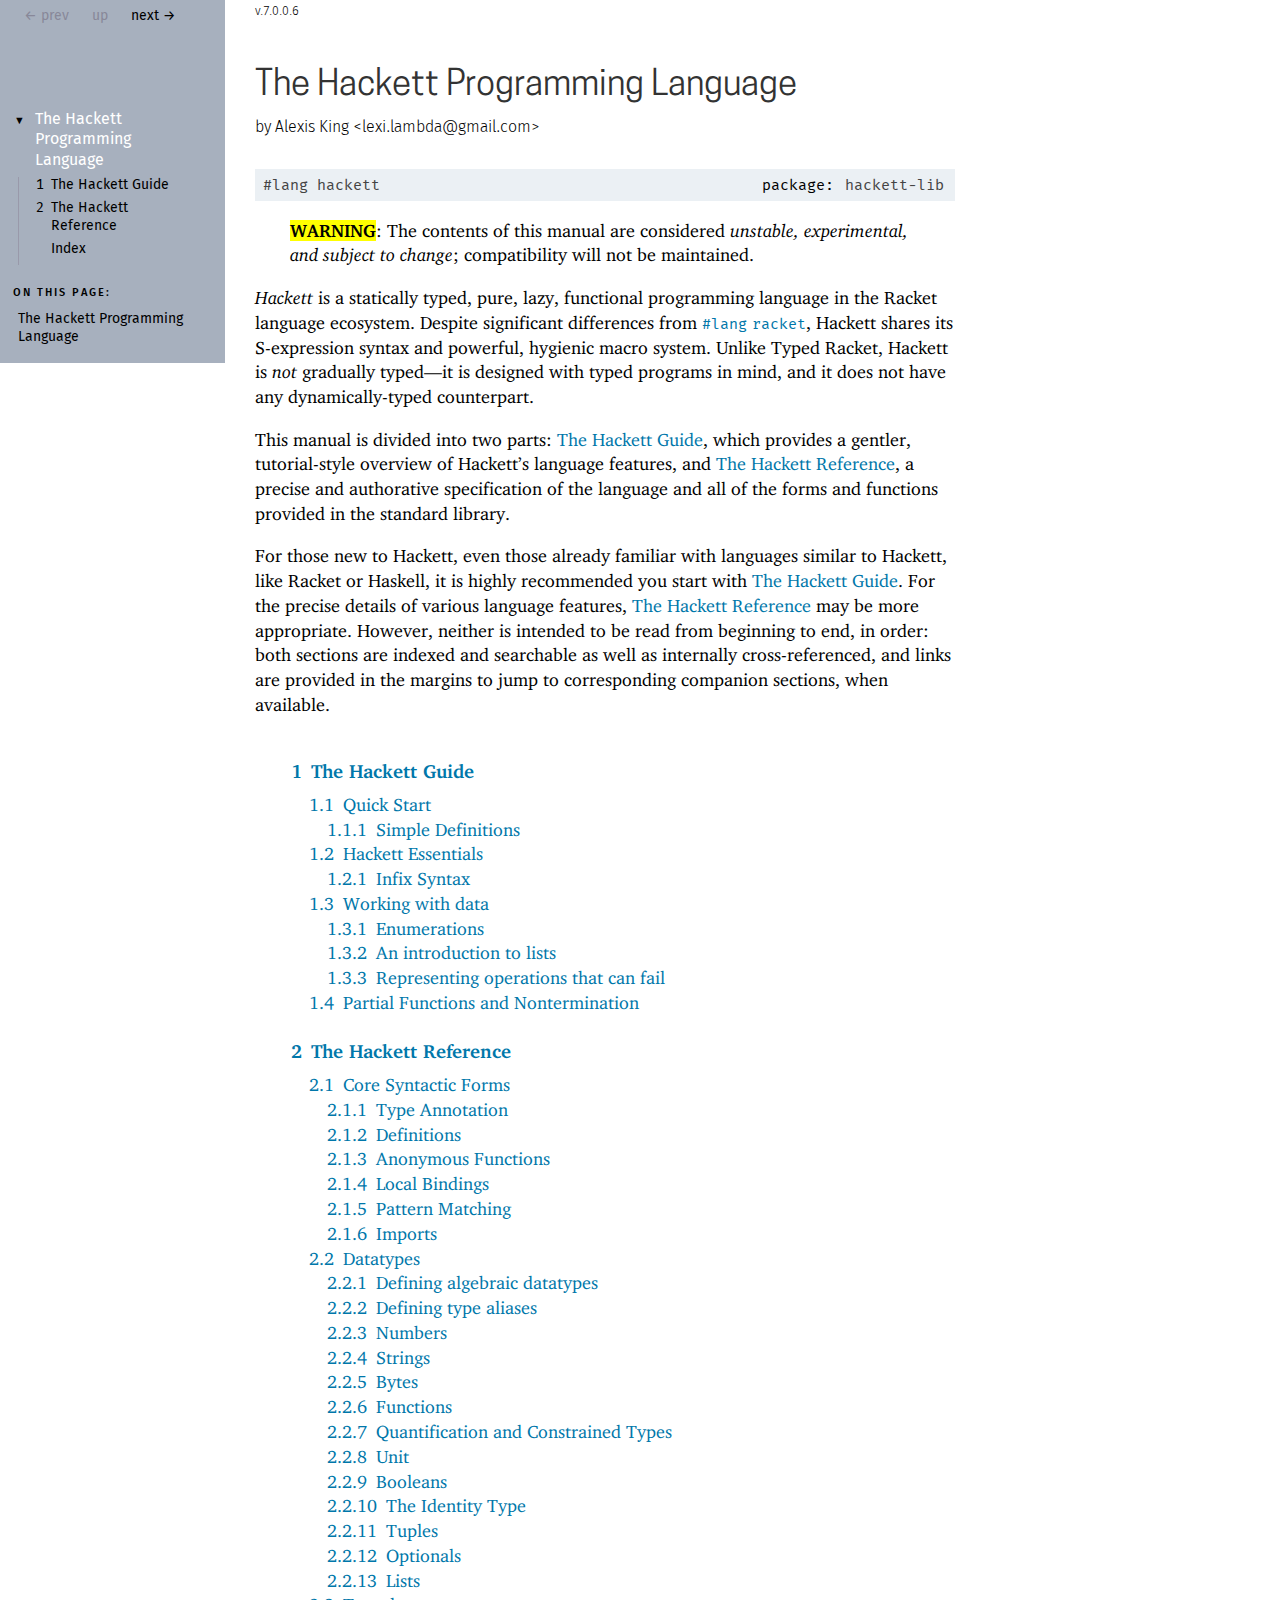
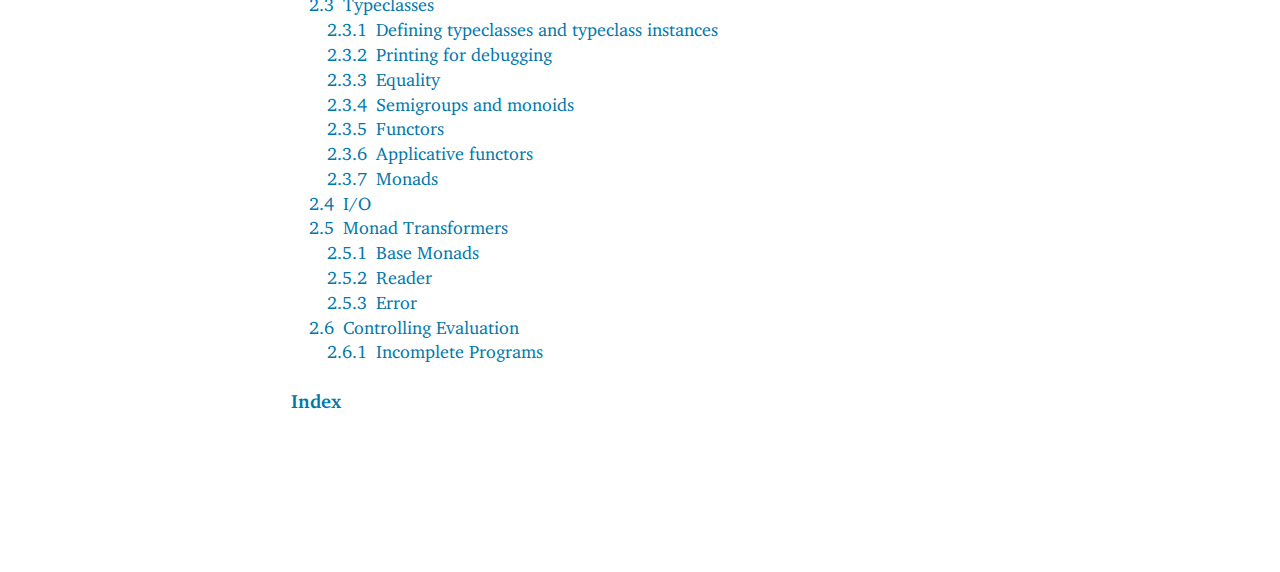
<file: index.html>
<!DOCTYPE html PUBLIC "-//W3C//DTD HTML 4.01 Transitional//EN" "http://www.w3.org/TR/html4/loose.dtd">
<html><head><meta http-equiv="content-type" content="text/html; charset=utf-8"/><meta name="viewport" content="width=device-width, initial-scale=0.8"/><title>The Hackett Programming Language</title><link rel="stylesheet" type="text/css" href="scribble.css" title="default"/><link rel="stylesheet" type="text/css" href="racket.css" title="default"/><link rel="stylesheet" type="text/css" href="manual-style.css" title="default"/><link rel="stylesheet" type="text/css" href="manual-racket.css" title="default"/><script type="text/javascript" src="scribble-common.js"></script><script type="text/javascript" src="manual-racket.js"></script><!--[if IE 6]><style type="text/css">.SIEHidden { overflow: hidden; }</style><![endif]--></head><body id="scribble-racket-lang-org"><div class="tocset"><div class="tocview"><div class="tocviewlist tocviewlisttopspace"><div class="tocviewtitle"><table cellspacing="0" cellpadding="0"><tr><td style="width: 1em;"><a href="javascript:void(0);" title="Expand/Collapse" class="tocviewtoggle" onclick="TocviewToggle(this,&quot;tocview_0&quot;);">&#9660;</a></td><td></td><td><a href="" class="tocviewselflink" data-pltdoc="x">The Hackett Programming Language</a></td></tr></table></div><div class="tocviewsublistonly" style="display: block;" id="tocview_0"><table cellspacing="0" cellpadding="0"><tr><td align="right">1&nbsp;</td><td><a href="guide.html" class="tocviewlink" data-pltdoc="x">The Hackett Guide</a></td></tr><tr><td align="right">2&nbsp;</td><td><a href="reference.html" class="tocviewlink" data-pltdoc="x">The Hackett Reference</a></td></tr><tr><td align="right"></td><td><a href="doc-index.html" class="tocviewlink" data-pltdoc="x">Index</a></td></tr></table></div></div></div><div class="tocsub"><div class="tocsubtitle">On this page:</div><table class="tocsublist" cellspacing="0"><tr><td><span class="tocsublinknumber"></span><a href="#%28part._.The_.Hackett_.Programming_.Language%29" class="tocsubseclink" data-pltdoc="x">The Hackett Programming Language</a></td></tr></table></div></div><div class="maincolumn"><div class="main"><div class="versionbox"><span class="version">7.0.0.6</span></div><div class="navsettop"><span class="navleft"><div class="nosearchform"></div>&nbsp;&nbsp;</span><span class="navright">&nbsp;&nbsp;<span class="nonavigation">&larr; prev</span>&nbsp;&nbsp;<span class="nonavigation">up</span>&nbsp;&nbsp;<a href="guide.html" title="forward to &quot;1 The Hackett Guide&quot;" data-pltdoc="x">next &rarr;</a></span>&nbsp;</div><h2><a name="(part._.The_.Hackett_.Programming_.Language)"></a><a name="(mod-path._hackett)"></a>The Hackett Programming Language</h2><div class="SAuthorListBox"><span class="SAuthorList"><p class="author">Alexis King &lt;<a href="mailto:lexi.lambda@gmail.com">lexi.lambda@gmail.com</a>&gt;</p></span></div><p><div class="SIntrapara"></div><div class="SIntrapara"><table cellspacing="0" cellpadding="0" class="defmodule"><tr><td align="left"><span class="hspace">&nbsp;</span><a href="http://docs.racket-lang.org/guide/Module_Syntax.html#%28part._hash-lang%29" class="RktModLink" data-pltdoc="x"><span class="RktMod">#lang</span></a><span class="hspace">&nbsp;</span><a href="" class="RktModLink" data-pltdoc="x"><span class="RktSym">hackett</span></a></td><td align="right"><span class="RpackageSpec"><span class="Smaller">&nbsp;package:</span> <a href="https://pkgs.racket-lang.org/package/hackett-lib" title="Install this package using `raco pkg install hackett-lib`"><span class="stt">hackett-lib</span></a></span></td></tr></table></div></p><blockquote><p><span style="background-color: yellow"><span style="font-weight: bold">WARNING</span></span>: The contents of this manual are considered <span style="font-style: italic">unstable, experimental,
and subject to change</span>; compatibility will not be maintained.</p></blockquote><p><span style="font-style: italic">Hackett</span> is a statically typed, pure, lazy, functional programming language in the Racket
language ecosystem. Despite significant differences from <a href="http://docs.racket-lang.org/guide/Module_Syntax.html#%28part._hash-lang%29" class="RktModLink" data-pltdoc="x"><span class="RktMod">#lang</span></a> <a href="http://docs.racket-lang.org/reference/index.html" class="RktModLink" data-pltdoc="x"><span class="RktSym">racket</span></a>, Hackett
shares its S-expression syntax and powerful, hygienic macro system. Unlike Typed Racket, Hackett is
<span style="font-style: italic">not</span> gradually typed&#8212;it is designed with typed programs in mind, and it does not have any
dynamically-typed counterpart.</p><p>This manual is divided into two parts: <a href="guide.html" data-pltdoc="x">The Hackett Guide</a>, which provides a gentler, tutorial-style
overview of Hackett&#8217;s language features, and <a href="reference.html" data-pltdoc="x">The Hackett Reference</a>, a precise and authorative
specification of the language and all of the forms and functions provided in the standard library.</p><p>For those new to Hackett, even those already familiar with languages similar to Hackett, like Racket
or Haskell, it is highly recommended you start with <a href="guide.html" data-pltdoc="x">The Hackett Guide</a>. For the precise details of
various language features, <a href="reference.html" data-pltdoc="x">The Hackett Reference</a> may be more appropriate. However, neither is intended
to be read from beginning to end, in order: both sections are indexed and searchable as well as
internally cross-referenced, and links are provided in the margins to jump to corresponding companion
sections, when available.</p><table cellspacing="0" cellpadding="0"><tr><td><p><span class="hspace">&nbsp;&nbsp;&nbsp;&nbsp;</span><a href="guide.html" class="toptoclink" data-pltdoc="x">1<span class="hspace">&nbsp;</span>The Hackett Guide</a></p></td></tr><tr><td><p><span class="hspace">&nbsp;&nbsp;&nbsp;&nbsp;&nbsp;&nbsp;</span><a href="guide-quick-start.html" class="toclink" data-pltdoc="x">1.1<span class="hspace">&nbsp;</span>Quick Start</a></p></td></tr><tr><td><p><span class="hspace">&nbsp;&nbsp;&nbsp;&nbsp;&nbsp;&nbsp;&nbsp;&nbsp;</span><a href="guide-quick-start.html#%28part._guide-quick-start-definitions%29" class="toclink" data-pltdoc="x">1.1.1<span class="hspace">&nbsp;</span>Simple Definitions</a></p></td></tr><tr><td><p><span class="hspace">&nbsp;&nbsp;&nbsp;&nbsp;&nbsp;&nbsp;</span><a href="guide-hackett-essentials.html" class="toclink" data-pltdoc="x">1.2<span class="hspace">&nbsp;</span>Hackett Essentials</a></p></td></tr><tr><td><p><span class="hspace">&nbsp;&nbsp;&nbsp;&nbsp;&nbsp;&nbsp;&nbsp;&nbsp;</span><a href="guide-hackett-essentials.html#%28part._guide-infix-syntax%29" class="toclink" data-pltdoc="x">1.2.1<span class="hspace">&nbsp;</span>Infix Syntax</a></p></td></tr><tr><td><p><span class="hspace">&nbsp;&nbsp;&nbsp;&nbsp;&nbsp;&nbsp;</span><a href="guide-working-with-data.html" class="toclink" data-pltdoc="x">1.3<span class="hspace">&nbsp;</span>Working with data</a></p></td></tr><tr><td><p><span class="hspace">&nbsp;&nbsp;&nbsp;&nbsp;&nbsp;&nbsp;&nbsp;&nbsp;</span><a href="guide-working-with-data.html#%28part._guide-enumerations%29" class="toclink" data-pltdoc="x">1.3.1<span class="hspace">&nbsp;</span>Enumerations</a></p></td></tr><tr><td><p><span class="hspace">&nbsp;&nbsp;&nbsp;&nbsp;&nbsp;&nbsp;&nbsp;&nbsp;</span><a href="guide-working-with-data.html#%28part._guide-intro-to-lists%29" class="toclink" data-pltdoc="x">1.3.2<span class="hspace">&nbsp;</span>An introduction to lists</a></p></td></tr><tr><td><p><span class="hspace">&nbsp;&nbsp;&nbsp;&nbsp;&nbsp;&nbsp;&nbsp;&nbsp;</span><a href="guide-working-with-data.html#%28part._guide-intro-to-maybe%29" class="toclink" data-pltdoc="x">1.3.3<span class="hspace">&nbsp;</span>Representing operations that can fail</a></p></td></tr><tr><td><p><span class="hspace">&nbsp;&nbsp;&nbsp;&nbsp;&nbsp;&nbsp;</span><a href="guide-bottoms.html" class="toclink" data-pltdoc="x">1.4<span class="hspace">&nbsp;</span>Partial Functions and Nontermination</a></p></td></tr><tr><td><p><span class="hspace"></span></p></td></tr><tr><td><p><span class="hspace">&nbsp;&nbsp;&nbsp;&nbsp;</span><a href="reference.html" class="toptoclink" data-pltdoc="x">2<span class="hspace">&nbsp;</span>The Hackett Reference</a></p></td></tr><tr><td><p><span class="hspace">&nbsp;&nbsp;&nbsp;&nbsp;&nbsp;&nbsp;</span><a href="reference-syntactic-forms.html" class="toclink" data-pltdoc="x">2.1<span class="hspace">&nbsp;</span>Core Syntactic Forms</a></p></td></tr><tr><td><p><span class="hspace">&nbsp;&nbsp;&nbsp;&nbsp;&nbsp;&nbsp;&nbsp;&nbsp;</span><a href="reference-syntactic-forms.html#%28part._reference-type-annotation%29" class="toclink" data-pltdoc="x">2.1.1<span class="hspace">&nbsp;</span>Type Annotation</a></p></td></tr><tr><td><p><span class="hspace">&nbsp;&nbsp;&nbsp;&nbsp;&nbsp;&nbsp;&nbsp;&nbsp;</span><a href="reference-syntactic-forms.html#%28part._reference-definitions%29" class="toclink" data-pltdoc="x">2.1.2<span class="hspace">&nbsp;</span>Definitions</a></p></td></tr><tr><td><p><span class="hspace">&nbsp;&nbsp;&nbsp;&nbsp;&nbsp;&nbsp;&nbsp;&nbsp;</span><a href="reference-syntactic-forms.html#%28part._reference-anonymous-functions%29" class="toclink" data-pltdoc="x">2.1.3<span class="hspace">&nbsp;</span>Anonymous Functions</a></p></td></tr><tr><td><p><span class="hspace">&nbsp;&nbsp;&nbsp;&nbsp;&nbsp;&nbsp;&nbsp;&nbsp;</span><a href="reference-syntactic-forms.html#%28part._reference-local-binding%29" class="toclink" data-pltdoc="x">2.1.4<span class="hspace">&nbsp;</span>Local Bindings</a></p></td></tr><tr><td><p><span class="hspace">&nbsp;&nbsp;&nbsp;&nbsp;&nbsp;&nbsp;&nbsp;&nbsp;</span><a href="reference-syntactic-forms.html#%28part._reference-pattern-matching%29" class="toclink" data-pltdoc="x">2.1.5<span class="hspace">&nbsp;</span>Pattern Matching</a></p></td></tr><tr><td><p><span class="hspace">&nbsp;&nbsp;&nbsp;&nbsp;&nbsp;&nbsp;&nbsp;&nbsp;</span><a href="reference-syntactic-forms.html#%28part._reference-imports-exports%29" class="toclink" data-pltdoc="x">2.1.6<span class="hspace">&nbsp;</span>Imports</a></p></td></tr><tr><td><p><span class="hspace">&nbsp;&nbsp;&nbsp;&nbsp;&nbsp;&nbsp;</span><a href="reference-datatypes.html" class="toclink" data-pltdoc="x">2.2<span class="hspace">&nbsp;</span>Datatypes</a></p></td></tr><tr><td><p><span class="hspace">&nbsp;&nbsp;&nbsp;&nbsp;&nbsp;&nbsp;&nbsp;&nbsp;</span><a href="reference-datatypes.html#%28part._reference-algebraic-datatypes%29" class="toclink" data-pltdoc="x">2.2.1<span class="hspace">&nbsp;</span>Defining algebraic datatypes</a></p></td></tr><tr><td><p><span class="hspace">&nbsp;&nbsp;&nbsp;&nbsp;&nbsp;&nbsp;&nbsp;&nbsp;</span><a href="reference-datatypes.html#%28part._reference-type-alias%29" class="toclink" data-pltdoc="x">2.2.2<span class="hspace">&nbsp;</span>Defining type aliases</a></p></td></tr><tr><td><p><span class="hspace">&nbsp;&nbsp;&nbsp;&nbsp;&nbsp;&nbsp;&nbsp;&nbsp;</span><a href="reference-datatypes.html#%28part._reference-numbers%29" class="toclink" data-pltdoc="x">2.2.3<span class="hspace">&nbsp;</span>Numbers</a></p></td></tr><tr><td><p><span class="hspace">&nbsp;&nbsp;&nbsp;&nbsp;&nbsp;&nbsp;&nbsp;&nbsp;</span><a href="reference-datatypes.html#%28part._reference-strings%29" class="toclink" data-pltdoc="x">2.2.4<span class="hspace">&nbsp;</span>Strings</a></p></td></tr><tr><td><p><span class="hspace">&nbsp;&nbsp;&nbsp;&nbsp;&nbsp;&nbsp;&nbsp;&nbsp;</span><a href="reference-datatypes.html#%28part._reference-bytes%29" class="toclink" data-pltdoc="x">2.2.5<span class="hspace">&nbsp;</span>Bytes</a></p></td></tr><tr><td><p><span class="hspace">&nbsp;&nbsp;&nbsp;&nbsp;&nbsp;&nbsp;&nbsp;&nbsp;</span><a href="reference-datatypes.html#%28part._reference-functions%29" class="toclink" data-pltdoc="x">2.2.6<span class="hspace">&nbsp;</span>Functions</a></p></td></tr><tr><td><p><span class="hspace">&nbsp;&nbsp;&nbsp;&nbsp;&nbsp;&nbsp;&nbsp;&nbsp;</span><a href="reference-datatypes.html#%28part._reference-quantification%29" class="toclink" data-pltdoc="x">2.2.7<span class="hspace">&nbsp;</span>Quantification and Constrained Types</a></p></td></tr><tr><td><p><span class="hspace">&nbsp;&nbsp;&nbsp;&nbsp;&nbsp;&nbsp;&nbsp;&nbsp;</span><a href="reference-datatypes.html#%28part._reference-unit%29" class="toclink" data-pltdoc="x">2.2.8<span class="hspace">&nbsp;</span>Unit</a></p></td></tr><tr><td><p><span class="hspace">&nbsp;&nbsp;&nbsp;&nbsp;&nbsp;&nbsp;&nbsp;&nbsp;</span><a href="reference-datatypes.html#%28part._reference-booleans%29" class="toclink" data-pltdoc="x">2.2.9<span class="hspace">&nbsp;</span>Booleans</a></p></td></tr><tr><td><p><span class="hspace">&nbsp;&nbsp;&nbsp;&nbsp;&nbsp;&nbsp;&nbsp;&nbsp;</span><a href="reference-datatypes.html#%28part._reference-identity%29" class="toclink" data-pltdoc="x">2.2.10<span class="hspace">&nbsp;</span>The Identity Type</a></p></td></tr><tr><td><p><span class="hspace">&nbsp;&nbsp;&nbsp;&nbsp;&nbsp;&nbsp;&nbsp;&nbsp;</span><a href="reference-datatypes.html#%28part._reference-tuples%29" class="toclink" data-pltdoc="x">2.2.11<span class="hspace">&nbsp;</span>Tuples</a></p></td></tr><tr><td><p><span class="hspace">&nbsp;&nbsp;&nbsp;&nbsp;&nbsp;&nbsp;&nbsp;&nbsp;</span><a href="reference-datatypes.html#%28part._reference-optionals%29" class="toclink" data-pltdoc="x">2.2.12<span class="hspace">&nbsp;</span>Optionals</a></p></td></tr><tr><td><p><span class="hspace">&nbsp;&nbsp;&nbsp;&nbsp;&nbsp;&nbsp;&nbsp;&nbsp;</span><a href="reference-datatypes.html#%28part._reference-lists%29" class="toclink" data-pltdoc="x">2.2.13<span class="hspace">&nbsp;</span>Lists</a></p></td></tr><tr><td><p><span class="hspace">&nbsp;&nbsp;&nbsp;&nbsp;&nbsp;&nbsp;</span><a href="reference-typeclasses.html" class="toclink" data-pltdoc="x">2.3<span class="hspace">&nbsp;</span>Typeclasses</a></p></td></tr><tr><td><p><span class="hspace">&nbsp;&nbsp;&nbsp;&nbsp;&nbsp;&nbsp;&nbsp;&nbsp;</span><a href="reference-typeclasses.html#%28part._reference-defining-typeclasses%29" class="toclink" data-pltdoc="x">2.3.1<span class="hspace">&nbsp;</span>Defining typeclasses and typeclass instances</a></p></td></tr><tr><td><p><span class="hspace">&nbsp;&nbsp;&nbsp;&nbsp;&nbsp;&nbsp;&nbsp;&nbsp;</span><a href="reference-typeclasses.html#%28part._reference-show%29" class="toclink" data-pltdoc="x">2.3.2<span class="hspace">&nbsp;</span>Printing for debugging</a></p></td></tr><tr><td><p><span class="hspace">&nbsp;&nbsp;&nbsp;&nbsp;&nbsp;&nbsp;&nbsp;&nbsp;</span><a href="reference-typeclasses.html#%28part._reference-equality%29" class="toclink" data-pltdoc="x">2.3.3<span class="hspace">&nbsp;</span>Equality</a></p></td></tr><tr><td><p><span class="hspace">&nbsp;&nbsp;&nbsp;&nbsp;&nbsp;&nbsp;&nbsp;&nbsp;</span><a href="reference-typeclasses.html#%28part._reference-semigroup-monoid%29" class="toclink" data-pltdoc="x">2.3.4<span class="hspace">&nbsp;</span>Semigroups and monoids</a></p></td></tr><tr><td><p><span class="hspace">&nbsp;&nbsp;&nbsp;&nbsp;&nbsp;&nbsp;&nbsp;&nbsp;</span><a href="reference-typeclasses.html#%28part._reference-functor%29" class="toclink" data-pltdoc="x">2.3.5<span class="hspace">&nbsp;</span>Functors</a></p></td></tr><tr><td><p><span class="hspace">&nbsp;&nbsp;&nbsp;&nbsp;&nbsp;&nbsp;&nbsp;&nbsp;</span><a href="reference-typeclasses.html#%28part._reference-applicative%29" class="toclink" data-pltdoc="x">2.3.6<span class="hspace">&nbsp;</span>Applicative functors</a></p></td></tr><tr><td><p><span class="hspace">&nbsp;&nbsp;&nbsp;&nbsp;&nbsp;&nbsp;&nbsp;&nbsp;</span><a href="reference-typeclasses.html#%28part._reference-monad%29" class="toclink" data-pltdoc="x">2.3.7<span class="hspace">&nbsp;</span>Monads</a></p></td></tr><tr><td><p><span class="hspace">&nbsp;&nbsp;&nbsp;&nbsp;&nbsp;&nbsp;</span><a href="reference-io.html" class="toclink" data-pltdoc="x">2.4<span class="hspace">&nbsp;</span>I/O</a></p></td></tr><tr><td><p><span class="hspace">&nbsp;&nbsp;&nbsp;&nbsp;&nbsp;&nbsp;</span><a href="reference-monad-transformers.html" class="toclink" data-pltdoc="x">2.5<span class="hspace">&nbsp;</span>Monad Transformers</a></p></td></tr><tr><td><p><span class="hspace">&nbsp;&nbsp;&nbsp;&nbsp;&nbsp;&nbsp;&nbsp;&nbsp;</span><a href="reference-monad-transformers.html#%28part._reference-monad-base%29" class="toclink" data-pltdoc="x">2.5.1<span class="hspace">&nbsp;</span>Base Monads</a></p></td></tr><tr><td><p><span class="hspace">&nbsp;&nbsp;&nbsp;&nbsp;&nbsp;&nbsp;&nbsp;&nbsp;</span><a href="reference-monad-transformers.html#%28part._reference-reader-monad%29" class="toclink" data-pltdoc="x">2.5.2<span class="hspace">&nbsp;</span>Reader</a></p></td></tr><tr><td><p><span class="hspace">&nbsp;&nbsp;&nbsp;&nbsp;&nbsp;&nbsp;&nbsp;&nbsp;</span><a href="reference-monad-transformers.html#%28part._reference-error-monad%29" class="toclink" data-pltdoc="x">2.5.3<span class="hspace">&nbsp;</span>Error</a></p></td></tr><tr><td><p><span class="hspace">&nbsp;&nbsp;&nbsp;&nbsp;&nbsp;&nbsp;</span><a href="reference-controlling-evaluation.html" class="toclink" data-pltdoc="x">2.6<span class="hspace">&nbsp;</span>Controlling Evaluation</a></p></td></tr><tr><td><p><span class="hspace">&nbsp;&nbsp;&nbsp;&nbsp;&nbsp;&nbsp;&nbsp;&nbsp;</span><a href="reference-controlling-evaluation.html#%28part._reference-incomplete-programs%29" class="toclink" data-pltdoc="x">2.6.1<span class="hspace">&nbsp;</span>Incomplete Programs</a></p></td></tr><tr><td><p><span class="hspace"></span></p></td></tr><tr><td><p><span class="hspace">&nbsp;&nbsp;&nbsp;&nbsp;</span><a href="doc-index.html" class="toptoclink" data-pltdoc="x">Index</a></p></td></tr></table><div class="navsetbottom"><span class="navleft"><div class="nosearchform"></div>&nbsp;&nbsp;</span><span class="navright">&nbsp;&nbsp;<span class="nonavigation">&larr; prev</span>&nbsp;&nbsp;<span class="nonavigation">up</span>&nbsp;&nbsp;<a href="guide.html" title="forward to &quot;1 The Hackett Guide&quot;" data-pltdoc="x">next &rarr;</a></span>&nbsp;</div></div></div><div id="contextindicator">&nbsp;</div></body></html>
</file>
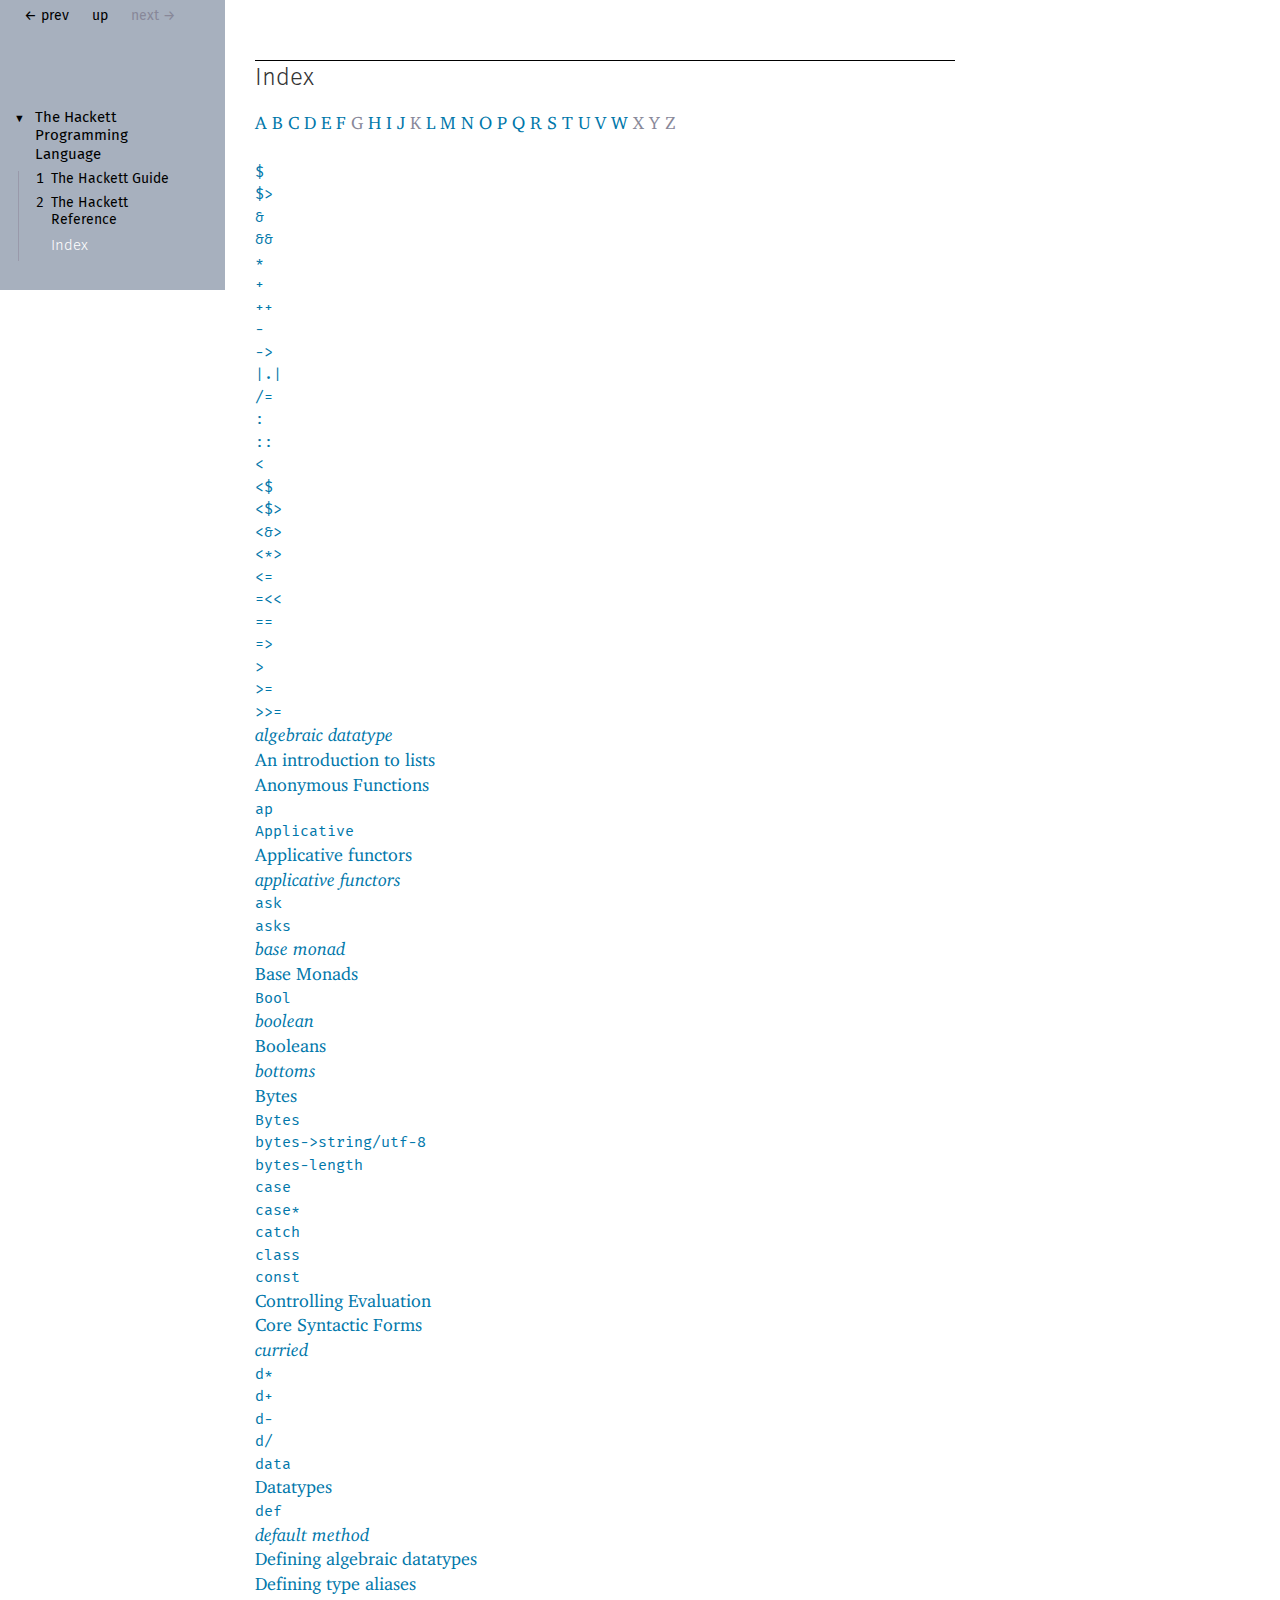
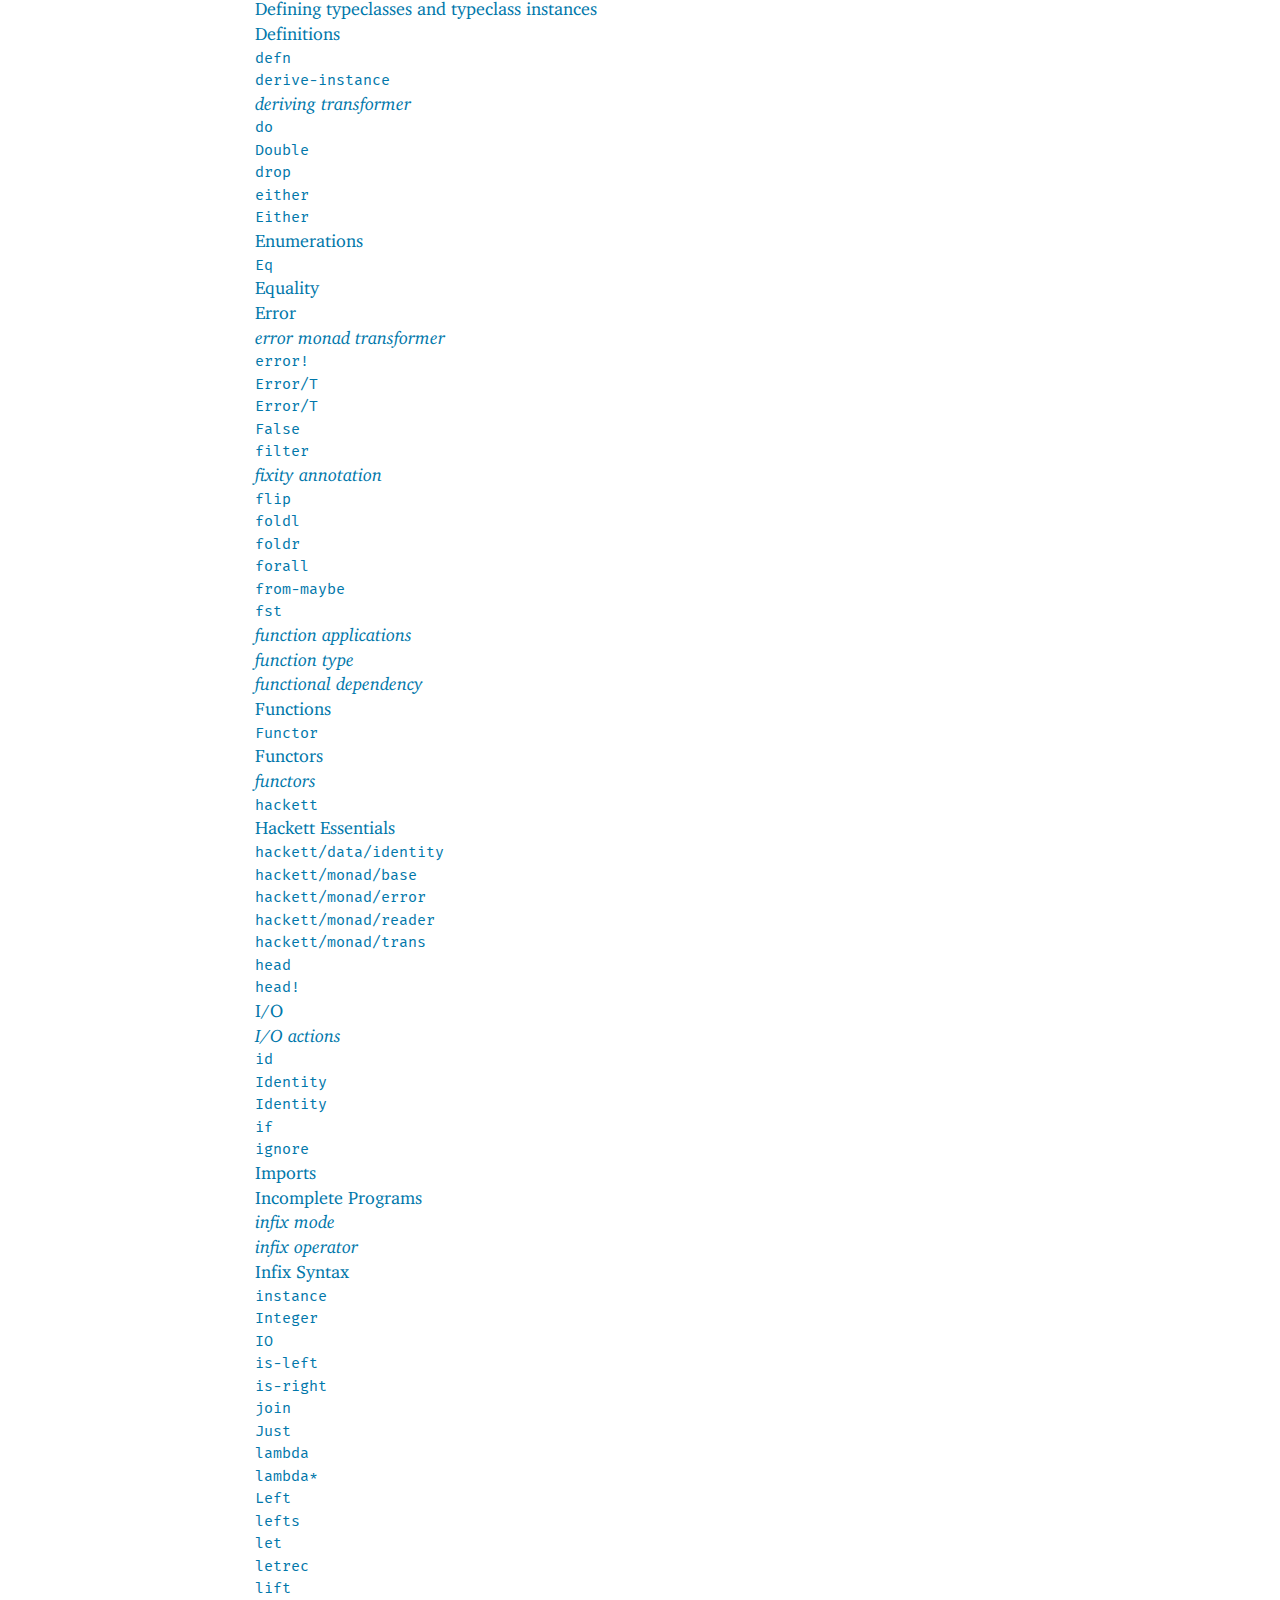
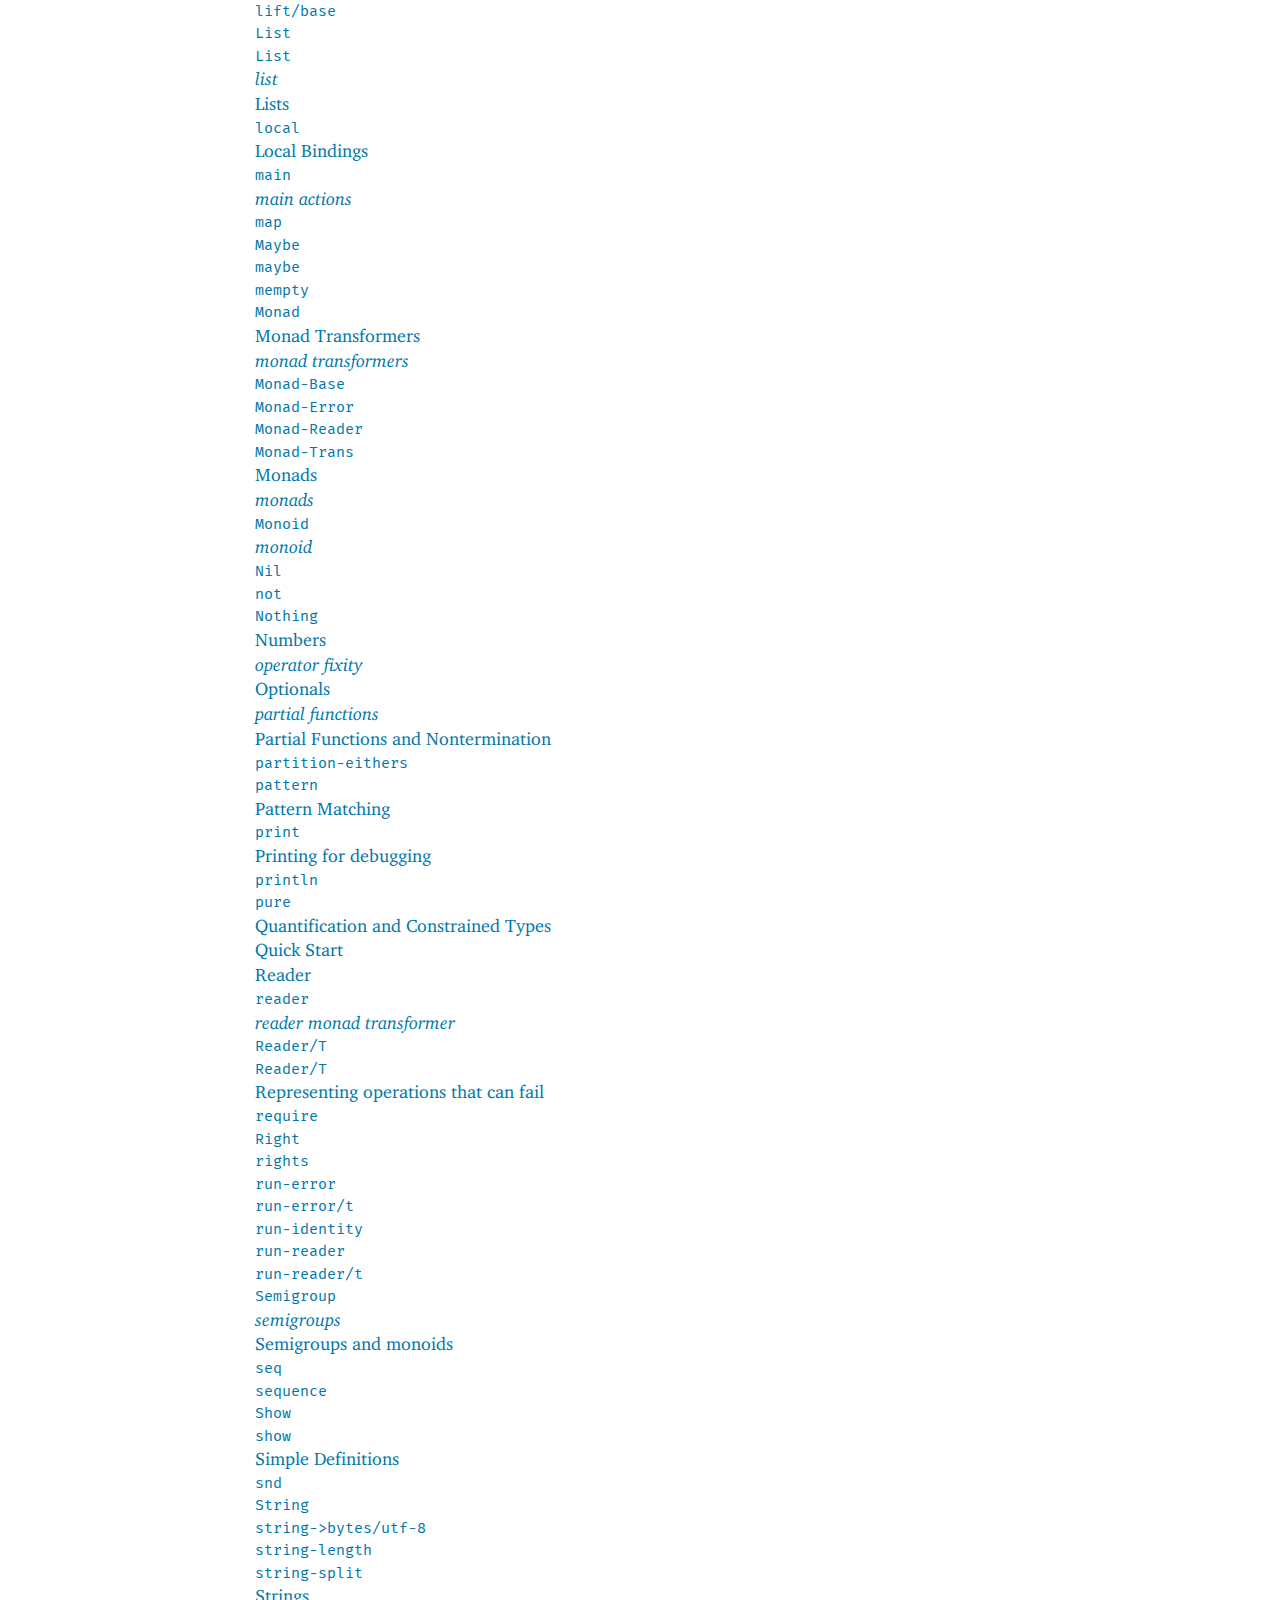
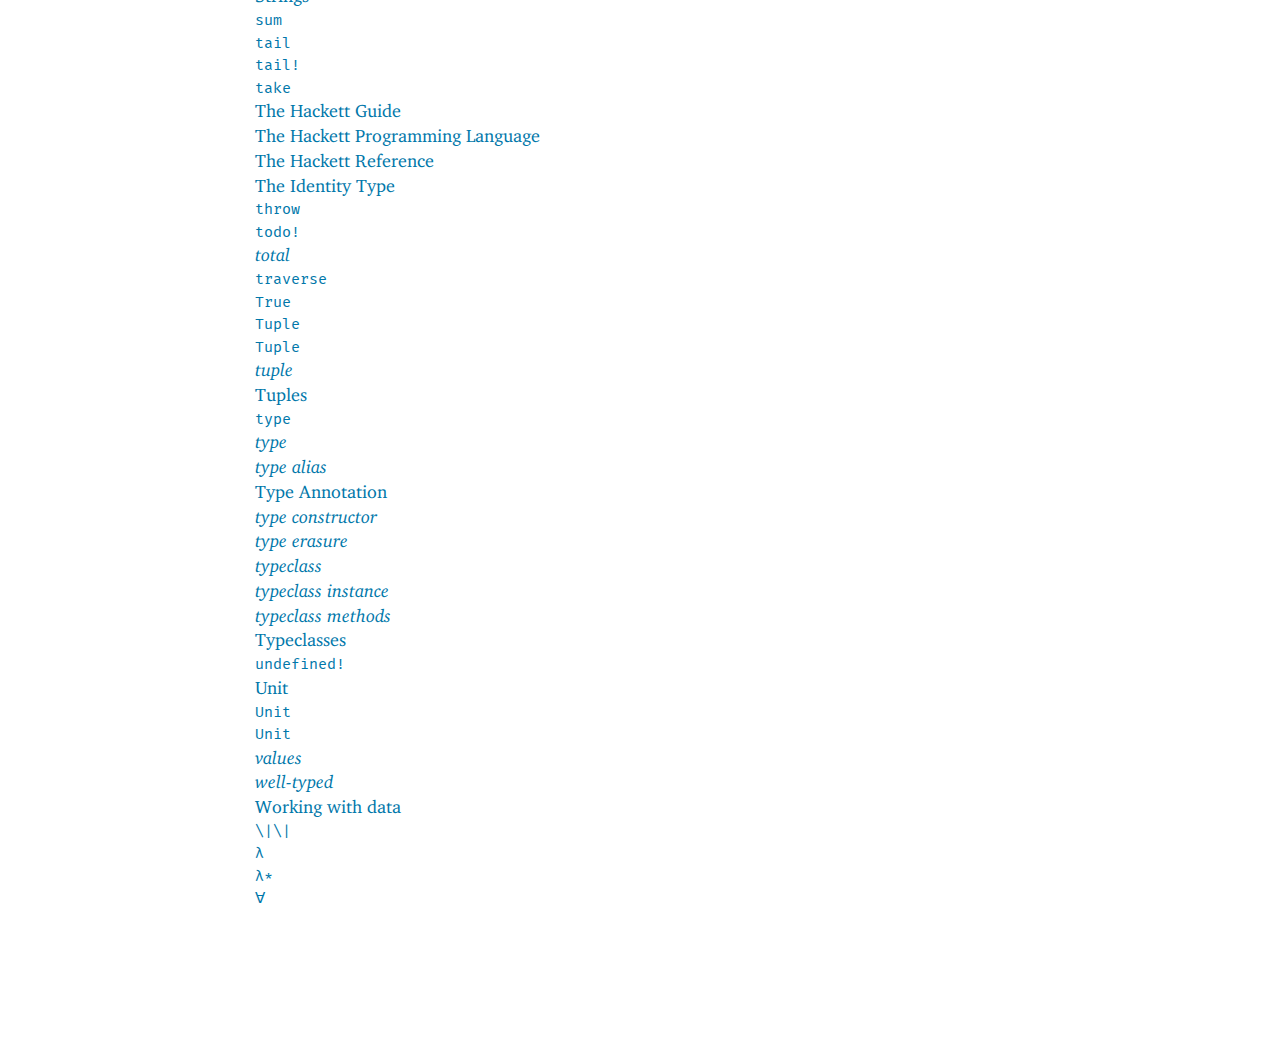
<file: doc-index.html>
<!DOCTYPE html PUBLIC "-//W3C//DTD HTML 4.01 Transitional//EN" "http://www.w3.org/TR/html4/loose.dtd">
<html><head><meta http-equiv="content-type" content="text/html; charset=utf-8"/><meta name="viewport" content="width=device-width, initial-scale=0.8"/><title>Index</title><link rel="stylesheet" type="text/css" href="scribble.css" title="default"/><link rel="stylesheet" type="text/css" href="racket.css" title="default"/><link rel="stylesheet" type="text/css" href="manual-style.css" title="default"/><link rel="stylesheet" type="text/css" href="manual-racket.css" title="default"/><script type="text/javascript" src="scribble-common.js"></script><script type="text/javascript" src="manual-racket.js"></script><!--[if IE 6]><style type="text/css">.SIEHidden { overflow: hidden; }</style><![endif]--></head><body id="scribble-racket-lang-org"><div class="tocset"><div class="tocview"><div class="tocviewlist tocviewlisttopspace"><div class="tocviewtitle"><table cellspacing="0" cellpadding="0"><tr><td style="width: 1em;"><a href="javascript:void(0);" title="Expand/Collapse" class="tocviewtoggle" onclick="TocviewToggle(this,&quot;tocview_0&quot;);">&#9660;</a></td><td></td><td><a href="index.html" class="tocviewlink" data-pltdoc="x">The Hackett Programming Language</a></td></tr></table></div><div class="tocviewsublistonly" style="display: block;" id="tocview_0"><table cellspacing="0" cellpadding="0"><tr><td align="right">1&nbsp;</td><td><a href="guide.html" class="tocviewlink" data-pltdoc="x">The Hackett Guide</a></td></tr><tr><td align="right">2&nbsp;</td><td><a href="reference.html" class="tocviewlink" data-pltdoc="x">The Hackett Reference</a></td></tr><tr><td align="right"></td><td><a href="" class="tocviewselflink" data-pltdoc="x">Index</a></td></tr></table></div></div></div></div><div class="maincolumn"><div class="main"><div class="navsettop"><span class="navleft"><div class="nosearchform"></div>&nbsp;&nbsp;</span><span class="navright">&nbsp;&nbsp;<a href="reference-controlling-evaluation.html" title="backward to &quot;2.6 Controlling Evaluation&quot;" data-pltdoc="x">&larr; prev</a>&nbsp;&nbsp;<a href="index.html" title="up to &quot;The Hackett Programming Language&quot;" data-pltdoc="x">up</a>&nbsp;&nbsp;<span class="nonavigation">next &rarr;</span></span>&nbsp;</div><h3><a name="(part._doc-index)"></a>Index</h3><table cellspacing="0" cellpadding="0"><tr><td><p><a href="#alpha:A">A</a> <a href="#alpha:B">B</a> <a href="#alpha:C">C</a> <a href="#alpha:D">D</a> <a href="#alpha:E">E</a> <a href="#alpha:F">F</a> <span class="nonavigation">G</span> <a href="#alpha:H">H</a> <a href="#alpha:I">I</a> <a href="#alpha:J">J</a> <span class="nonavigation">K</span> <a href="#alpha:L">L</a> <a href="#alpha:M">M</a> <a href="#alpha:N">N</a> <a href="#alpha:O">O</a> <a href="#alpha:P">P</a> <a href="#alpha:Q">Q</a> <a href="#alpha:R">R</a> <a href="#alpha:S">S</a> <a href="#alpha:T">T</a> <a href="#alpha:U">U</a> <a href="#alpha:V">V</a> <a href="#alpha:W">W</a> <span class="nonavigation">X</span> <span class="nonavigation">Y</span> <span class="nonavigation">Z</span> </p></td></tr><tr><td><p>&nbsp;</p></td></tr><tr><td><p><a href="reference-datatypes.html#%28def._%28%28lib._hackett%2Fmain..rkt%29._~24%29%29" class="indexlink" data-pltdoc="x"><span class="RktSym"><span class="RktValLink">$</span></span><br/></a><a href="reference-typeclasses.html#%28def._%28%28lib._hackett%2Fmain..rkt%29._~24~3e%29%29" class="indexlink" data-pltdoc="x"><span class="RktSym"><span class="RktValLink">$&gt;</span></span><br/></a><a href="reference-datatypes.html#%28def._%28%28lib._hackett%2Fmain..rkt%29._~26%29%29" class="indexlink" data-pltdoc="x"><span class="RktSym"><span class="RktValLink">&amp;</span></span><br/></a><a href="reference-datatypes.html#%28def._%28%28lib._hackett%2Fmain..rkt%29._~26~26%29%29" class="indexlink" data-pltdoc="x"><span class="RktSym"><span class="RktValLink">&amp;&amp;</span></span><br/></a><a href="reference-datatypes.html#%28def._%28%28lib._hackett%2Fmain..rkt%29._%2A%29%29" class="indexlink" data-pltdoc="x"><span class="RktSym"><span class="RktValLink">*</span></span><br/></a><a href="reference-datatypes.html#%28def._%28%28lib._hackett%2Fmain..rkt%29._%2B%29%29" class="indexlink" data-pltdoc="x"><span class="RktSym"><span class="RktValLink">+</span></span><br/></a><a href="reference-typeclasses.html#%28def._%28%28lib._hackett%2Fmain..rkt%29._%2B%2B%29%29" class="indexlink" data-pltdoc="x"><span class="RktSym"><span class="RktValLink">++</span></span><br/></a><a href="reference-datatypes.html#%28def._%28%28lib._hackett%2Fmain..rkt%29._-%29%29" class="indexlink" data-pltdoc="x"><span class="RktSym"><span class="RktValLink"><span class="nobreak">-</span></span></span><br/></a><a href="reference-datatypes.html#%28form._%28%28lib._hackett%2Fmain..rkt%29._~23~25hackett-type~3a-~3e%29%29" class="indexlink" data-pltdoc="x"><span class="RktSym"><span class="RktStxLink"><span class="nobreak">-&gt;</span></span></span><br/></a><a href="reference-datatypes.html#%28def._%28%28lib._hackett%2Fmain..rkt%29._..%29%29" class="indexlink" data-pltdoc="x"><span class="RktSym"><span class="RktValLink">|.|</span></span><br/></a><a href="reference-typeclasses.html#%28def._%28%28lib._hackett%2Fmain..rkt%29._%2F~3d%29%29" class="indexlink" data-pltdoc="x"><span class="RktSym"><span class="RktValLink">/=</span></span><br/></a><a href="reference-syntactic-forms.html#%28form._%28%28lib._hackett%2Fmain..rkt%29._~3a%29%29" class="indexlink" data-pltdoc="x"><span class="RktSym"><span class="RktStxLink">:</span></span><br/></a><a href="reference-datatypes.html#%28def._%28%28lib._hackett%2Fmain..rkt%29._~3a~3a%29%29" class="indexlink" data-pltdoc="x"><span class="RktSym"><span class="RktValLink">::</span></span><br/></a><a href="reference-datatypes.html#%28def._%28%28lib._hackett%2Fmain..rkt%29._~3c%29%29" class="indexlink" data-pltdoc="x"><span class="RktSym"><span class="RktValLink">&lt;</span></span><br/></a><a href="reference-typeclasses.html#%28def._%28%28lib._hackett%2Fmain..rkt%29._~3c~24%29%29" class="indexlink" data-pltdoc="x"><span class="RktSym"><span class="RktValLink">&lt;$</span></span><br/></a><a href="reference-typeclasses.html#%28def._%28%28lib._hackett%2Fmain..rkt%29._~3c~24~3e%29%29" class="indexlink" data-pltdoc="x"><span class="RktSym"><span class="RktValLink">&lt;$&gt;</span></span><br/></a><a href="reference-typeclasses.html#%28def._%28%28lib._hackett%2Fmain..rkt%29._~3c~26~3e%29%29" class="indexlink" data-pltdoc="x"><span class="RktSym"><span class="RktValLink">&lt;&amp;&gt;</span></span><br/></a><a href="reference-typeclasses.html#%28def._%28%28lib._hackett%2Fmain..rkt%29._~3c%2A~3e%29%29" class="indexlink" data-pltdoc="x"><span class="RktSym"><span class="RktValLink">&lt;*&gt;</span></span><br/></a><a href="reference-datatypes.html#%28def._%28%28lib._hackett%2Fmain..rkt%29._~3c~3d%29%29" class="indexlink" data-pltdoc="x"><span class="RktSym"><span class="RktValLink">&lt;=</span></span><br/></a><a href="reference-typeclasses.html#%28def._%28%28lib._hackett%2Fmain..rkt%29._~3d~3c~3c%29%29" class="indexlink" data-pltdoc="x"><span class="RktSym"><span class="RktValLink">=&lt;&lt;</span></span><br/></a><a href="reference-typeclasses.html#%28def._%28%28lib._hackett%2Fmain..rkt%29._~3d~3d%29%29" class="indexlink" data-pltdoc="x"><span class="RktSym"><span class="RktValLink">==</span></span><br/></a><a href="reference-datatypes.html#%28form._%28%28lib._hackett%2Fmain..rkt%29._~23~25hackett-type~3a~3d~3e%29%29" class="indexlink" data-pltdoc="x"><span class="RktSym"><span class="RktStxLink">=&gt;</span></span><br/></a><a href="reference-datatypes.html#%28def._%28%28lib._hackett%2Fmain..rkt%29._~3e%29%29" class="indexlink" data-pltdoc="x"><span class="RktSym"><span class="RktValLink">&gt;</span></span><br/></a><a href="reference-datatypes.html#%28def._%28%28lib._hackett%2Fmain..rkt%29._~3e~3d%29%29" class="indexlink" data-pltdoc="x"><span class="RktSym"><span class="RktValLink">&gt;=</span></span><br/></a><a href="reference-typeclasses.html#%28def._%28%28lib._hackett%2Fmain..rkt%29._~3e~3e~3d%29%29" class="indexlink" data-pltdoc="x"><span class="RktSym"><span class="RktValLink">&gt;&gt;=</span></span><br/></a><a name="alpha:A"></a><span><a href="reference-datatypes.html#%28tech._algebraic._datatype%29" class="indexlink" data-pltdoc="x"><span style="font-style: italic">algebraic datatype</span><br/></a></span><a href="guide-working-with-data.html#%28part._guide-intro-to-lists%29" class="indexlink" data-pltdoc="x">An introduction to lists<br/></a><a href="reference-syntactic-forms.html#%28part._reference-anonymous-functions%29" class="indexlink" data-pltdoc="x">Anonymous Functions<br/></a><a href="reference-typeclasses.html#%28def._%28%28lib._hackett%2Fmain..rkt%29._ap%29%29" class="indexlink" data-pltdoc="x"><span class="RktSym"><span class="RktValLink">ap</span></span><br/></a><a href="reference-typeclasses.html#%28def._%28%28lib._hackett%2Fmain..rkt%29._~23~25hackett-type~3a.Applicative%29%29" class="indexlink" data-pltdoc="x"><span class="RktSym"><span class="RktValLink">Applicative</span></span><br/></a><a href="reference-typeclasses.html#%28part._reference-applicative%29" class="indexlink" data-pltdoc="x">Applicative functors<br/></a><a href="reference-typeclasses.html#%28tech._applicative._functor%29" class="indexlink" data-pltdoc="x"><span style="font-style: italic">applicative functors</span><br/></a><a href="reference-monad-transformers.html#%28def._%28%28lib._hackett%2Fmonad%2Freader..rkt%29._ask%29%29" class="indexlink" data-pltdoc="x"><span class="RktSym"><span class="RktValLink">ask</span></span><br/></a><a href="reference-monad-transformers.html#%28def._%28%28lib._hackett%2Fmonad%2Freader..rkt%29._asks%29%29" class="indexlink" data-pltdoc="x"><span class="RktSym"><span class="RktValLink">asks</span></span><br/></a><a name="alpha:B"></a><span><a href="reference-monad-transformers.html#%28tech._base._monad%29" class="indexlink" data-pltdoc="x"><span style="font-style: italic">base monad</span><br/></a></span><a href="reference-monad-transformers.html#%28part._reference-monad-base%29" class="indexlink" data-pltdoc="x">Base Monads<br/></a><a href="reference-datatypes.html#%28def._%28%28lib._hackett%2Fmain..rkt%29._~23~25hackett-type~3a.Bool%29%29" class="indexlink" data-pltdoc="x"><span class="RktSym"><span class="RktValLink">Bool</span></span><br/></a><a href="reference-datatypes.html#%28tech._boolean%29" class="indexlink" data-pltdoc="x"><span style="font-style: italic">boolean</span><br/></a><a href="reference-datatypes.html#%28part._reference-booleans%29" class="indexlink" data-pltdoc="x">Booleans<br/></a><a href="guide-bottoms.html#%28tech._bottom%29" class="indexlink" data-pltdoc="x"><span style="font-style: italic">bottoms</span><br/></a><a href="reference-datatypes.html#%28part._reference-bytes%29" class="indexlink" data-pltdoc="x">Bytes<br/></a><a href="reference-datatypes.html#%28form._%28%28lib._hackett%2Fmain..rkt%29._~23~25hackett-type~3a.Bytes%29%29" class="indexlink" data-pltdoc="x"><span class="RktSym"><span class="RktStxLink">Bytes</span></span><br/></a><a href="reference-datatypes.html#%28def._%28%28lib._hackett%2Fmain..rkt%29._bytes-~3estring%2Futf-8%29%29" class="indexlink" data-pltdoc="x"><span class="RktSym"><span class="RktValLink">bytes-&gt;string/utf-8</span></span><br/></a><a href="reference-datatypes.html#%28def._%28%28lib._hackett%2Fmain..rkt%29._bytes-length%29%29" class="indexlink" data-pltdoc="x"><span class="RktSym"><span class="RktValLink">bytes-length</span></span><br/></a><a name="alpha:C"></a><span><a href="reference-syntactic-forms.html#%28form._%28%28lib._hackett%2Fmain..rkt%29._case%29%29" class="indexlink" data-pltdoc="x"><span class="RktSym"><span class="RktStxLink">case</span></span><br/></a></span><a href="reference-syntactic-forms.html#%28form._%28%28lib._hackett%2Fmain..rkt%29._case%2A%29%29" class="indexlink" data-pltdoc="x"><span class="RktSym"><span class="RktStxLink">case*</span></span><br/></a><a href="reference-monad-transformers.html#%28def._%28%28lib._hackett%2Fmonad%2Ferror..rkt%29._catch%29%29" class="indexlink" data-pltdoc="x"><span class="RktSym"><span class="RktValLink">catch</span></span><br/></a><a href="reference-typeclasses.html#%28form._%28%28lib._hackett%2Fmain..rkt%29._class%29%29" class="indexlink" data-pltdoc="x"><span class="RktSym"><span class="RktStxLink">class</span></span><br/></a><a href="reference-datatypes.html#%28def._%28%28lib._hackett%2Fmain..rkt%29._const%29%29" class="indexlink" data-pltdoc="x"><span class="RktSym"><span class="RktValLink">const</span></span><br/></a><a href="reference-controlling-evaluation.html" class="indexlink" data-pltdoc="x">Controlling Evaluation<br/></a><a href="reference-syntactic-forms.html" class="indexlink" data-pltdoc="x">Core Syntactic Forms<br/></a><a href="guide-quick-start.html#%28tech._curried%29" class="indexlink" data-pltdoc="x"><span style="font-style: italic">curried</span><br/></a><a name="alpha:D"></a><span><a href="reference-datatypes.html#%28def._%28%28lib._hackett%2Fmain..rkt%29._d%2A%29%29" class="indexlink" data-pltdoc="x"><span class="RktSym"><span class="RktValLink">d*</span></span><br/></a></span><a href="reference-datatypes.html#%28def._%28%28lib._hackett%2Fmain..rkt%29._d%2B%29%29" class="indexlink" data-pltdoc="x"><span class="RktSym"><span class="RktValLink">d+</span></span><br/></a><a href="reference-datatypes.html#%28def._%28%28lib._hackett%2Fmain..rkt%29._d-%29%29" class="indexlink" data-pltdoc="x"><span class="RktSym"><span class="RktValLink">d-</span></span><br/></a><a href="reference-datatypes.html#%28def._%28%28lib._hackett%2Fmain..rkt%29._d%2F%29%29" class="indexlink" data-pltdoc="x"><span class="RktSym"><span class="RktValLink">d/</span></span><br/></a><a href="reference-datatypes.html#%28form._%28%28lib._hackett%2Fmain..rkt%29._data%29%29" class="indexlink" data-pltdoc="x"><span class="RktSym"><span class="RktStxLink">data</span></span><br/></a><a href="reference-datatypes.html" class="indexlink" data-pltdoc="x">Datatypes<br/></a><a href="reference-syntactic-forms.html#%28form._%28%28lib._hackett%2Fmain..rkt%29._def%29%29" class="indexlink" data-pltdoc="x"><span class="RktSym"><span class="RktStxLink">def</span></span><br/></a><a href="reference-typeclasses.html#%28tech._default._method%29" class="indexlink" data-pltdoc="x"><span style="font-style: italic">default method</span><br/></a><a href="reference-datatypes.html#%28part._reference-algebraic-datatypes%29" class="indexlink" data-pltdoc="x">Defining algebraic datatypes<br/></a><a href="reference-datatypes.html#%28part._reference-type-alias%29" class="indexlink" data-pltdoc="x">Defining type aliases<br/></a><a href="reference-typeclasses.html#%28part._reference-defining-typeclasses%29" class="indexlink" data-pltdoc="x">Defining typeclasses and typeclass instances<br/></a><a href="reference-syntactic-forms.html#%28part._reference-definitions%29" class="indexlink" data-pltdoc="x">Definitions<br/></a><a href="reference-syntactic-forms.html#%28form._%28%28lib._hackett%2Fmain..rkt%29._defn%29%29" class="indexlink" data-pltdoc="x"><span class="RktSym"><span class="RktStxLink">defn</span></span><br/></a><a href="reference-typeclasses.html#%28form._%28%28lib._hackett%2Fmain..rkt%29._derive-instance%29%29" class="indexlink" data-pltdoc="x"><span class="RktSym"><span class="RktStxLink">derive-instance</span></span><br/></a><a href="reference-typeclasses.html#%28tech._deriving._transformer%29" class="indexlink" data-pltdoc="x"><span style="font-style: italic">deriving transformer</span><br/></a><a href="reference-typeclasses.html#%28form._%28%28lib._hackett%2Fmain..rkt%29._do%29%29" class="indexlink" data-pltdoc="x"><span class="RktSym"><span class="RktStxLink">do</span></span><br/></a><a href="reference-datatypes.html#%28form._%28%28lib._hackett%2Fmain..rkt%29._~23~25hackett-type~3a.Double%29%29" class="indexlink" data-pltdoc="x"><span class="RktSym"><span class="RktStxLink">Double</span></span><br/></a><a href="reference-datatypes.html#%28def._%28%28lib._hackett%2Fmain..rkt%29._drop%29%29" class="indexlink" data-pltdoc="x"><span class="RktSym"><span class="RktValLink">drop</span></span><br/></a><a name="alpha:E"></a><span><a href="reference-datatypes.html#%28def._%28%28lib._hackett%2Fmain..rkt%29._either%29%29" class="indexlink" data-pltdoc="x"><span class="RktSym"><span class="RktValLink">either</span></span><br/></a></span><a href="reference-datatypes.html#%28def._%28%28lib._hackett%2Fmain..rkt%29._~23~25hackett-type~3a.Either%29%29" class="indexlink" data-pltdoc="x"><span class="RktSym"><span class="RktValLink">Either</span></span><br/></a><a href="guide-working-with-data.html#%28part._guide-enumerations%29" class="indexlink" data-pltdoc="x">Enumerations<br/></a><a href="reference-typeclasses.html#%28def._%28%28lib._hackett%2Fmain..rkt%29._~23~25hackett-type~3a.Eq%29%29" class="indexlink" data-pltdoc="x"><span class="RktSym"><span class="RktValLink">Eq</span></span><br/></a><a href="reference-typeclasses.html#%28part._reference-equality%29" class="indexlink" data-pltdoc="x">Equality<br/></a><a href="reference-monad-transformers.html#%28part._reference-error-monad%29" class="indexlink" data-pltdoc="x">Error<br/></a><a href="reference-monad-transformers.html#%28tech._error._monad._transformer%29" class="indexlink" data-pltdoc="x"><span style="font-style: italic">error monad transformer</span><br/></a><a href="reference-controlling-evaluation.html#%28def._%28%28lib._hackett%2Fmain..rkt%29._error%21%29%29" class="indexlink" data-pltdoc="x"><span class="RktSym"><span class="RktValLink">error!</span></span><br/></a><a href="reference-monad-transformers.html#%28def._%28%28lib._hackett%2Fmonad%2Ferror..rkt%29._~23~25hackett-type~3a.Error%2F.T%29%29" class="indexlink" data-pltdoc="x"><span class="RktSym"><span class="RktValLink">Error/T</span></span><br/></a><a href="reference-monad-transformers.html#%28def._%28%28lib._hackett%2Fmonad%2Ferror..rkt%29._.Error%2F.T%29%29" class="indexlink" data-pltdoc="x"><span class="RktSym"><span class="RktValLink">Error/T</span></span><br/></a><a name="alpha:F"></a><span><a href="reference-datatypes.html#%28def._%28%28lib._hackett%2Fmain..rkt%29._.False%29%29" class="indexlink" data-pltdoc="x"><span class="RktSym"><span class="RktValLink">False</span></span><br/></a></span><a href="reference-datatypes.html#%28def._%28%28lib._hackett%2Fmain..rkt%29._filter%29%29" class="indexlink" data-pltdoc="x"><span class="RktSym"><span class="RktValLink">filter</span></span><br/></a><a href="guide-hackett-essentials.html#%28tech._fixity._annotation%29" class="indexlink" data-pltdoc="x"><span style="font-style: italic">fixity annotation</span><br/></a><a href="reference-datatypes.html#%28def._%28%28lib._hackett%2Fmain..rkt%29._flip%29%29" class="indexlink" data-pltdoc="x"><span class="RktSym"><span class="RktValLink">flip</span></span><br/></a><a href="reference-datatypes.html#%28def._%28%28lib._hackett%2Fmain..rkt%29._foldl%29%29" class="indexlink" data-pltdoc="x"><span class="RktSym"><span class="RktValLink">foldl</span></span><br/></a><a href="reference-datatypes.html#%28def._%28%28lib._hackett%2Fmain..rkt%29._foldr%29%29" class="indexlink" data-pltdoc="x"><span class="RktSym"><span class="RktValLink">foldr</span></span><br/></a><a href="reference-datatypes.html#%28form._%28%28lib._hackett%2Fmain..rkt%29._~23~25hackett-type~3aforall%29%29" class="indexlink" data-pltdoc="x"><span class="RktSym"><span class="RktStxLink">forall</span></span><br/></a><a href="reference-datatypes.html#%28def._%28%28lib._hackett%2Fmain..rkt%29._from-maybe%29%29" class="indexlink" data-pltdoc="x"><span class="RktSym"><span class="RktValLink">from-maybe</span></span><br/></a><a href="reference-datatypes.html#%28def._%28%28lib._hackett%2Fmain..rkt%29._fst%29%29" class="indexlink" data-pltdoc="x"><span class="RktSym"><span class="RktValLink">fst</span></span><br/></a><a href="guide-hackett-essentials.html#%28tech._function._application%29" class="indexlink" data-pltdoc="x"><span style="font-style: italic">function applications</span><br/></a><a href="guide-quick-start.html#%28tech._function._type%29" class="indexlink" data-pltdoc="x"><span style="font-style: italic">function type</span><br/></a><a href="reference-typeclasses.html#%28tech._functional._dependency%29" class="indexlink" data-pltdoc="x"><span style="font-style: italic">functional dependency</span><br/></a><a href="reference-datatypes.html#%28part._reference-functions%29" class="indexlink" data-pltdoc="x">Functions<br/></a><a href="reference-typeclasses.html#%28def._%28%28lib._hackett%2Fmain..rkt%29._~23~25hackett-type~3a.Functor%29%29" class="indexlink" data-pltdoc="x"><span class="RktSym"><span class="RktValLink">Functor</span></span><br/></a><a href="reference-typeclasses.html#%28part._reference-functor%29" class="indexlink" data-pltdoc="x">Functors<br/></a><a href="reference-typeclasses.html#%28tech._functor%29" class="indexlink" data-pltdoc="x"><span style="font-style: italic">functors</span><br/></a><a name="alpha:H"></a><span><a href="index.html" class="indexlink" data-pltdoc="x"><span class="RktModLink"><span class="RktSym">hackett</span></span><br/></a></span><a href="guide-hackett-essentials.html" class="indexlink" data-pltdoc="x">Hackett Essentials<br/></a><a href="reference-datatypes.html#%28mod-path._hackett%2Fdata%2Fidentity%29" class="indexlink" data-pltdoc="x"><span class="RktModLink"><span class="RktSym">hackett/data/identity</span></span><br/></a><a href="reference-monad-transformers.html#%28mod-path._hackett%2Fmonad%2Fbase%29" class="indexlink" data-pltdoc="x"><span class="RktModLink"><span class="RktSym">hackett/monad/base</span></span><br/></a><a href="reference-monad-transformers.html#%28mod-path._hackett%2Fmonad%2Ferror%29" class="indexlink" data-pltdoc="x"><span class="RktModLink"><span class="RktSym">hackett/monad/error</span></span><br/></a><a href="reference-monad-transformers.html#%28mod-path._hackett%2Fmonad%2Freader%29" class="indexlink" data-pltdoc="x"><span class="RktModLink"><span class="RktSym">hackett/monad/reader</span></span><br/></a><a href="reference-monad-transformers.html" class="indexlink" data-pltdoc="x"><span class="RktModLink"><span class="RktSym">hackett/monad/trans</span></span><br/></a><a href="reference-datatypes.html#%28def._%28%28lib._hackett%2Fmain..rkt%29._head%29%29" class="indexlink" data-pltdoc="x"><span class="RktSym"><span class="RktValLink">head</span></span><br/></a><a href="reference-datatypes.html#%28def._%28%28lib._hackett%2Fmain..rkt%29._head%21%29%29" class="indexlink" data-pltdoc="x"><span class="RktSym"><span class="RktValLink">head!</span></span><br/></a><a name="alpha:I"></a><span><a href="reference-io.html" class="indexlink" data-pltdoc="x">I/O<br/></a></span><a href="reference-io.html#%28tech._i%2Fo._action%29" class="indexlink" data-pltdoc="x"><span style="font-style: italic">I/O actions</span><br/></a><a href="reference-datatypes.html#%28def._%28%28lib._hackett%2Fmain..rkt%29._id%29%29" class="indexlink" data-pltdoc="x"><span class="RktSym"><span class="RktValLink">id</span></span><br/></a><a href="reference-datatypes.html#%28def._%28%28lib._hackett%2Fdata%2Fidentity..rkt%29._~23~25hackett-type~3a.Identity%29%29" class="indexlink" data-pltdoc="x"><span class="RktSym"><span class="RktValLink">Identity</span></span><br/></a><a href="reference-datatypes.html#%28def._%28%28lib._hackett%2Fdata%2Fidentity..rkt%29._.Identity%29%29" class="indexlink" data-pltdoc="x"><span class="RktSym"><span class="RktValLink">Identity</span></span><br/></a><a href="reference-datatypes.html#%28def._%28%28lib._hackett%2Fmain..rkt%29._if%29%29" class="indexlink" data-pltdoc="x"><span class="RktSym"><span class="RktValLink">if</span></span><br/></a><a href="reference-typeclasses.html#%28def._%28%28lib._hackett%2Fmain..rkt%29._ignore%29%29" class="indexlink" data-pltdoc="x"><span class="RktSym"><span class="RktValLink">ignore</span></span><br/></a><a href="reference-syntactic-forms.html#%28part._reference-imports-exports%29" class="indexlink" data-pltdoc="x">Imports<br/></a><a href="reference-controlling-evaluation.html#%28part._reference-incomplete-programs%29" class="indexlink" data-pltdoc="x">Incomplete Programs<br/></a><a href="guide-hackett-essentials.html#%28tech._infix._mode%29" class="indexlink" data-pltdoc="x"><span style="font-style: italic">infix mode</span><br/></a><a href="guide-hackett-essentials.html#%28tech._infix._operator%29" class="indexlink" data-pltdoc="x"><span style="font-style: italic">infix operator</span><br/></a><a href="guide-hackett-essentials.html#%28part._guide-infix-syntax%29" class="indexlink" data-pltdoc="x">Infix Syntax<br/></a><a href="reference-typeclasses.html#%28form._%28%28lib._hackett%2Fmain..rkt%29._instance%29%29" class="indexlink" data-pltdoc="x"><span class="RktSym"><span class="RktStxLink">instance</span></span><br/></a><a href="reference-datatypes.html#%28form._%28%28lib._hackett%2Fmain..rkt%29._~23~25hackett-type~3a.Integer%29%29" class="indexlink" data-pltdoc="x"><span class="RktSym"><span class="RktStxLink">Integer</span></span><br/></a><a href="reference-io.html#%28form._%28%28lib._hackett%2Fmain..rkt%29._~23~25hackett-type~3a.I.O%29%29" class="indexlink" data-pltdoc="x"><span class="RktSym"><span class="RktStxLink">IO</span></span><br/></a><a href="reference-datatypes.html#%28def._%28%28lib._hackett%2Fmain..rkt%29._is-left%29%29" class="indexlink" data-pltdoc="x"><span class="RktSym"><span class="RktValLink">is-left</span></span><br/></a><a href="reference-datatypes.html#%28def._%28%28lib._hackett%2Fmain..rkt%29._is-right%29%29" class="indexlink" data-pltdoc="x"><span class="RktSym"><span class="RktValLink">is-right</span></span><br/></a><a name="alpha:J"></a><span><a href="reference-typeclasses.html#%28def._%28%28lib._hackett%2Fmain..rkt%29._join%29%29" class="indexlink" data-pltdoc="x"><span class="RktSym"><span class="RktValLink">join</span></span><br/></a></span><a href="reference-datatypes.html#%28def._%28%28lib._hackett%2Fmain..rkt%29._.Just%29%29" class="indexlink" data-pltdoc="x"><span class="RktSym"><span class="RktValLink">Just</span></span><br/></a><a name="alpha:L"></a><span><a href="reference-syntactic-forms.html#%28form._%28%28lib._hackett%2Fmain..rkt%29._lambda%29%29" class="indexlink" data-pltdoc="x"><span class="RktSym"><span class="RktStxLink">lambda</span></span><br/></a></span><a href="reference-syntactic-forms.html#%28form._%28%28lib._hackett%2Fmain..rkt%29._lambda%2A%29%29" class="indexlink" data-pltdoc="x"><span class="RktSym"><span class="RktStxLink">lambda*</span></span><br/></a><a href="reference-datatypes.html#%28def._%28%28lib._hackett%2Fmain..rkt%29._.Left%29%29" class="indexlink" data-pltdoc="x"><span class="RktSym"><span class="RktValLink">Left</span></span><br/></a><a href="reference-datatypes.html#%28def._%28%28lib._hackett%2Fmain..rkt%29._lefts%29%29" class="indexlink" data-pltdoc="x"><span class="RktSym"><span class="RktValLink">lefts</span></span><br/></a><a href="reference-syntactic-forms.html#%28form._%28%28lib._hackett%2Fmain..rkt%29._let%29%29" class="indexlink" data-pltdoc="x"><span class="RktSym"><span class="RktStxLink">let</span></span><br/></a><a href="reference-syntactic-forms.html#%28form._%28%28lib._hackett%2Fmain..rkt%29._letrec%29%29" class="indexlink" data-pltdoc="x"><span class="RktSym"><span class="RktStxLink">letrec</span></span><br/></a><a href="reference-monad-transformers.html#%28def._%28%28lib._hackett%2Fmonad%2Ftrans..rkt%29._lift%29%29" class="indexlink" data-pltdoc="x"><span class="RktSym"><span class="RktValLink">lift</span></span><br/></a><a href="reference-monad-transformers.html#%28def._%28%28lib._hackett%2Fmonad%2Fbase..rkt%29._lift%2Fbase%29%29" class="indexlink" data-pltdoc="x"><span class="RktSym"><span class="RktValLink">lift/base</span></span><br/></a><a href="reference-datatypes.html#%28form._%28%28lib._hackett%2Fmain..rkt%29._.List%29%29" class="indexlink" data-pltdoc="x"><span class="RktSym"><span class="RktStxLink">List</span></span><br/></a><a href="reference-datatypes.html#%28def._%28%28lib._hackett%2Fmain..rkt%29._~23~25hackett-type~3a.List%29%29" class="indexlink" data-pltdoc="x"><span class="RktSym"><span class="RktValLink">List</span></span><br/></a><a href="reference-datatypes.html#%28tech._list%29" class="indexlink" data-pltdoc="x"><span style="font-style: italic">list</span><br/></a><a href="reference-datatypes.html#%28part._reference-lists%29" class="indexlink" data-pltdoc="x">Lists<br/></a><a href="reference-monad-transformers.html#%28def._%28%28lib._hackett%2Fmonad%2Freader..rkt%29._local%29%29" class="indexlink" data-pltdoc="x"><span class="RktSym"><span class="RktValLink">local</span></span><br/></a><a href="reference-syntactic-forms.html#%28part._reference-local-binding%29" class="indexlink" data-pltdoc="x">Local Bindings<br/></a><a name="alpha:M"></a><span><a href="reference-io.html#%28form._%28%28lib._hackett%2Fmain..rkt%29._main%29%29" class="indexlink" data-pltdoc="x"><span class="RktSym"><span class="RktStxLink">main</span></span><br/></a></span><a href="reference-io.html#%28tech._main._action%29" class="indexlink" data-pltdoc="x"><span style="font-style: italic">main actions</span><br/></a><a href="reference-typeclasses.html#%28def._%28%28lib._hackett%2Fmain..rkt%29._map%29%29" class="indexlink" data-pltdoc="x"><span class="RktSym"><span class="RktValLink">map</span></span><br/></a><a href="reference-datatypes.html#%28def._%28%28lib._hackett%2Fmain..rkt%29._~23~25hackett-type~3a.Maybe%29%29" class="indexlink" data-pltdoc="x"><span class="RktSym"><span class="RktValLink">Maybe</span></span><br/></a><a href="reference-datatypes.html#%28def._%28%28lib._hackett%2Fmain..rkt%29._maybe%29%29" class="indexlink" data-pltdoc="x"><span class="RktSym"><span class="RktValLink">maybe</span></span><br/></a><a href="reference-typeclasses.html#%28def._%28%28lib._hackett%2Fmain..rkt%29._mempty%29%29" class="indexlink" data-pltdoc="x"><span class="RktSym"><span class="RktValLink">mempty</span></span><br/></a><a href="reference-typeclasses.html#%28def._%28%28lib._hackett%2Fmain..rkt%29._~23~25hackett-type~3a.Monad%29%29" class="indexlink" data-pltdoc="x"><span class="RktSym"><span class="RktValLink">Monad</span></span><br/></a><a href="reference-monad-transformers.html" class="indexlink" data-pltdoc="x">Monad Transformers<br/></a><a href="reference-monad-transformers.html#%28tech._monad._transformer%29" class="indexlink" data-pltdoc="x"><span style="font-style: italic">monad transformers</span><br/></a><a href="reference-monad-transformers.html#%28def._%28%28lib._hackett%2Fmonad%2Fbase..rkt%29._~23~25hackett-type~3a.Monad-.Base%29%29" class="indexlink" data-pltdoc="x"><span class="RktSym"><span class="RktValLink">Monad-Base</span></span><br/></a><a href="reference-monad-transformers.html#%28def._%28%28lib._hackett%2Fmonad%2Ferror..rkt%29._~23~25hackett-type~3a.Monad-.Error%29%29" class="indexlink" data-pltdoc="x"><span class="RktSym"><span class="RktValLink">Monad-Error</span></span><br/></a><a href="reference-monad-transformers.html#%28def._%28%28lib._hackett%2Fmonad%2Freader..rkt%29._~23~25hackett-type~3a.Monad-.Reader%29%29" class="indexlink" data-pltdoc="x"><span class="RktSym"><span class="RktValLink">Monad-Reader</span></span><br/></a><a href="reference-monad-transformers.html#%28def._%28%28lib._hackett%2Fmonad%2Ftrans..rkt%29._~23~25hackett-type~3a.Monad-.Trans%29%29" class="indexlink" data-pltdoc="x"><span class="RktSym"><span class="RktValLink">Monad-Trans</span></span><br/></a><a href="reference-typeclasses.html#%28part._reference-monad%29" class="indexlink" data-pltdoc="x">Monads<br/></a><a href="reference-typeclasses.html#%28tech._monad%29" class="indexlink" data-pltdoc="x"><span style="font-style: italic">monads</span><br/></a><a href="reference-typeclasses.html#%28def._%28%28lib._hackett%2Fmain..rkt%29._~23~25hackett-type~3a.Monoid%29%29" class="indexlink" data-pltdoc="x"><span class="RktSym"><span class="RktValLink">Monoid</span></span><br/></a><a href="reference-typeclasses.html#%28tech._monoid%29" class="indexlink" data-pltdoc="x"><span style="font-style: italic">monoid</span><br/></a><a name="alpha:N"></a><span><a href="reference-datatypes.html#%28def._%28%28lib._hackett%2Fmain..rkt%29._.Nil%29%29" class="indexlink" data-pltdoc="x"><span class="RktSym"><span class="RktValLink">Nil</span></span><br/></a></span><a href="reference-datatypes.html#%28def._%28%28lib._hackett%2Fmain..rkt%29._not%29%29" class="indexlink" data-pltdoc="x"><span class="RktSym"><span class="RktValLink">not</span></span><br/></a><a href="reference-datatypes.html#%28def._%28%28lib._hackett%2Fmain..rkt%29._.Nothing%29%29" class="indexlink" data-pltdoc="x"><span class="RktSym"><span class="RktValLink">Nothing</span></span><br/></a><a href="reference-datatypes.html#%28part._reference-numbers%29" class="indexlink" data-pltdoc="x">Numbers<br/></a><a name="alpha:O"></a><span><a href="guide-hackett-essentials.html#%28tech._operator._fixity%29" class="indexlink" data-pltdoc="x"><span style="font-style: italic">operator fixity</span><br/></a></span><a href="reference-datatypes.html#%28part._reference-optionals%29" class="indexlink" data-pltdoc="x">Optionals<br/></a><a name="alpha:P"></a><span><a href="guide-bottoms.html#%28tech._partial._function%29" class="indexlink" data-pltdoc="x"><span style="font-style: italic">partial functions</span><br/></a></span><a href="guide-bottoms.html" class="indexlink" data-pltdoc="x">Partial Functions and Nontermination<br/></a><a href="reference-datatypes.html#%28def._%28%28lib._hackett%2Fmain..rkt%29._partition-eithers%29%29" class="indexlink" data-pltdoc="x"><span class="RktSym"><span class="RktValLink">partition-eithers</span></span><br/></a><a href="reference-syntactic-forms.html#%28form._%28%28lib._hackett%2Fmain..rkt%29._pattern%29%29" class="indexlink" data-pltdoc="x"><span class="RktSym"><span class="RktStxLink">pattern</span></span><br/></a><a href="reference-syntactic-forms.html#%28part._reference-pattern-matching%29" class="indexlink" data-pltdoc="x">Pattern Matching<br/></a><a href="reference-io.html#%28def._%28%28lib._hackett%2Fmain..rkt%29._print%29%29" class="indexlink" data-pltdoc="x"><span class="RktSym"><span class="RktValLink">print</span></span><br/></a><a href="reference-typeclasses.html#%28part._reference-show%29" class="indexlink" data-pltdoc="x">Printing for debugging<br/></a><a href="reference-io.html#%28def._%28%28lib._hackett%2Fmain..rkt%29._println%29%29" class="indexlink" data-pltdoc="x"><span class="RktSym"><span class="RktValLink">println</span></span><br/></a><a href="reference-typeclasses.html#%28def._%28%28lib._hackett%2Fmain..rkt%29._pure%29%29" class="indexlink" data-pltdoc="x"><span class="RktSym"><span class="RktValLink">pure</span></span><br/></a><a name="alpha:Q"></a><span><a href="reference-datatypes.html#%28part._reference-quantification%29" class="indexlink" data-pltdoc="x">Quantification and Constrained Types<br/></a></span><a href="guide-quick-start.html" class="indexlink" data-pltdoc="x">Quick Start<br/></a><a name="alpha:R"></a><span><a href="reference-monad-transformers.html#%28part._reference-reader-monad%29" class="indexlink" data-pltdoc="x">Reader<br/></a></span><a href="reference-monad-transformers.html#%28def._%28%28lib._hackett%2Fmonad%2Freader..rkt%29._reader%29%29" class="indexlink" data-pltdoc="x"><span class="RktSym"><span class="RktValLink">reader</span></span><br/></a><a href="reference-monad-transformers.html#%28tech._reader._monad._transformer%29" class="indexlink" data-pltdoc="x"><span style="font-style: italic">reader monad transformer</span><br/></a><a href="reference-monad-transformers.html#%28def._%28%28lib._hackett%2Fmonad%2Freader..rkt%29._~23~25hackett-type~3a.Reader%2F.T%29%29" class="indexlink" data-pltdoc="x"><span class="RktSym"><span class="RktValLink">Reader/T</span></span><br/></a><a href="reference-monad-transformers.html#%28def._%28%28lib._hackett%2Fmonad%2Freader..rkt%29._.Reader%2F.T%29%29" class="indexlink" data-pltdoc="x"><span class="RktSym"><span class="RktValLink">Reader/T</span></span><br/></a><a href="guide-working-with-data.html#%28part._guide-intro-to-maybe%29" class="indexlink" data-pltdoc="x">Representing operations that can fail<br/></a><a href="reference-syntactic-forms.html#%28form._%28%28lib._hackett%2Fmain..rkt%29._require%29%29" class="indexlink" data-pltdoc="x"><span class="RktSym"><span class="RktStxLink">require</span></span><br/></a><a href="reference-datatypes.html#%28def._%28%28lib._hackett%2Fmain..rkt%29._.Right%29%29" class="indexlink" data-pltdoc="x"><span class="RktSym"><span class="RktValLink">Right</span></span><br/></a><a href="reference-datatypes.html#%28def._%28%28lib._hackett%2Fmain..rkt%29._rights%29%29" class="indexlink" data-pltdoc="x"><span class="RktSym"><span class="RktValLink">rights</span></span><br/></a><a href="reference-monad-transformers.html#%28def._%28%28lib._hackett%2Fmonad%2Ferror..rkt%29._run-error%29%29" class="indexlink" data-pltdoc="x"><span class="RktSym"><span class="RktValLink">run-error</span></span><br/></a><a href="reference-monad-transformers.html#%28def._%28%28lib._hackett%2Fmonad%2Ferror..rkt%29._run-error%2Ft%29%29" class="indexlink" data-pltdoc="x"><span class="RktSym"><span class="RktValLink">run-error/t</span></span><br/></a><a href="reference-datatypes.html#%28def._%28%28lib._hackett%2Fdata%2Fidentity..rkt%29._run-identity%29%29" class="indexlink" data-pltdoc="x"><span class="RktSym"><span class="RktValLink">run-identity</span></span><br/></a><a href="reference-monad-transformers.html#%28def._%28%28lib._hackett%2Fmonad%2Freader..rkt%29._run-reader%29%29" class="indexlink" data-pltdoc="x"><span class="RktSym"><span class="RktValLink">run-reader</span></span><br/></a><a href="reference-monad-transformers.html#%28def._%28%28lib._hackett%2Fmonad%2Freader..rkt%29._run-reader%2Ft%29%29" class="indexlink" data-pltdoc="x"><span class="RktSym"><span class="RktValLink">run-reader/t</span></span><br/></a><a name="alpha:S"></a><span><a href="reference-typeclasses.html#%28def._%28%28lib._hackett%2Fmain..rkt%29._~23~25hackett-type~3a.Semigroup%29%29" class="indexlink" data-pltdoc="x"><span class="RktSym"><span class="RktValLink">Semigroup</span></span><br/></a></span><a href="reference-typeclasses.html#%28tech._semigroup%29" class="indexlink" data-pltdoc="x"><span style="font-style: italic">semigroups</span><br/></a><a href="reference-typeclasses.html#%28part._reference-semigroup-monoid%29" class="indexlink" data-pltdoc="x">Semigroups and monoids<br/></a><a href="reference-controlling-evaluation.html#%28def._%28%28lib._hackett%2Fmain..rkt%29._seq%29%29" class="indexlink" data-pltdoc="x"><span class="RktSym"><span class="RktValLink">seq</span></span><br/></a><a href="reference-typeclasses.html#%28def._%28%28lib._hackett%2Fmain..rkt%29._sequence%29%29" class="indexlink" data-pltdoc="x"><span class="RktSym"><span class="RktValLink">sequence</span></span><br/></a><a href="reference-typeclasses.html#%28def._%28%28lib._hackett%2Fmain..rkt%29._~23~25hackett-type~3a.Show%29%29" class="indexlink" data-pltdoc="x"><span class="RktSym"><span class="RktValLink">Show</span></span><br/></a><a href="reference-typeclasses.html#%28def._%28%28lib._hackett%2Fmain..rkt%29._show%29%29" class="indexlink" data-pltdoc="x"><span class="RktSym"><span class="RktValLink">show</span></span><br/></a><a href="guide-quick-start.html#%28part._guide-quick-start-definitions%29" class="indexlink" data-pltdoc="x">Simple Definitions<br/></a><a href="reference-datatypes.html#%28def._%28%28lib._hackett%2Fmain..rkt%29._snd%29%29" class="indexlink" data-pltdoc="x"><span class="RktSym"><span class="RktValLink">snd</span></span><br/></a><a href="reference-datatypes.html#%28form._%28%28lib._hackett%2Fmain..rkt%29._~23~25hackett-type~3a.String%29%29" class="indexlink" data-pltdoc="x"><span class="RktSym"><span class="RktStxLink">String</span></span><br/></a><a href="reference-datatypes.html#%28def._%28%28lib._hackett%2Fmain..rkt%29._string-~3ebytes%2Futf-8%29%29" class="indexlink" data-pltdoc="x"><span class="RktSym"><span class="RktValLink">string-&gt;bytes/utf-8</span></span><br/></a><a href="reference-datatypes.html#%28def._%28%28lib._hackett%2Fmain..rkt%29._string-length%29%29" class="indexlink" data-pltdoc="x"><span class="RktSym"><span class="RktValLink">string-length</span></span><br/></a><a href="reference-datatypes.html#%28def._%28%28lib._hackett%2Fmain..rkt%29._string-split%29%29" class="indexlink" data-pltdoc="x"><span class="RktSym"><span class="RktValLink">string-split</span></span><br/></a><a href="reference-datatypes.html#%28part._reference-strings%29" class="indexlink" data-pltdoc="x">Strings<br/></a><a href="reference-datatypes.html#%28def._%28%28lib._hackett%2Fmain..rkt%29._sum%29%29" class="indexlink" data-pltdoc="x"><span class="RktSym"><span class="RktValLink">sum</span></span><br/></a><a name="alpha:T"></a><span><a href="reference-datatypes.html#%28def._%28%28lib._hackett%2Fmain..rkt%29._tail%29%29" class="indexlink" data-pltdoc="x"><span class="RktSym"><span class="RktValLink">tail</span></span><br/></a></span><a href="reference-datatypes.html#%28def._%28%28lib._hackett%2Fmain..rkt%29._tail%21%29%29" class="indexlink" data-pltdoc="x"><span class="RktSym"><span class="RktValLink">tail!</span></span><br/></a><a href="reference-datatypes.html#%28def._%28%28lib._hackett%2Fmain..rkt%29._take%29%29" class="indexlink" data-pltdoc="x"><span class="RktSym"><span class="RktValLink">take</span></span><br/></a><a href="guide.html" class="indexlink" data-pltdoc="x">The Hackett Guide<br/></a><a href="index.html" class="indexlink" data-pltdoc="x">The Hackett Programming Language<br/></a><a href="reference.html" class="indexlink" data-pltdoc="x">The Hackett Reference<br/></a><a href="reference-datatypes.html#%28part._reference-identity%29" class="indexlink" data-pltdoc="x">The Identity Type<br/></a><a href="reference-monad-transformers.html#%28def._%28%28lib._hackett%2Fmonad%2Ferror..rkt%29._throw%29%29" class="indexlink" data-pltdoc="x"><span class="RktSym"><span class="RktValLink">throw</span></span><br/></a><a href="reference-controlling-evaluation.html#%28form._%28%28lib._hackett%2Fmain..rkt%29._todo%21%29%29" class="indexlink" data-pltdoc="x"><span class="RktSym"><span class="RktStxLink">todo!</span></span><br/></a><a href="guide-bottoms.html#%28tech._total._function%29" class="indexlink" data-pltdoc="x"><span style="font-style: italic">total</span><br/></a><a href="reference-typeclasses.html#%28def._%28%28lib._hackett%2Fmain..rkt%29._traverse%29%29" class="indexlink" data-pltdoc="x"><span class="RktSym"><span class="RktValLink">traverse</span></span><br/></a><a href="reference-datatypes.html#%28def._%28%28lib._hackett%2Fmain..rkt%29._.True%29%29" class="indexlink" data-pltdoc="x"><span class="RktSym"><span class="RktValLink">True</span></span><br/></a><a href="reference-datatypes.html#%28def._%28%28lib._hackett%2Fmain..rkt%29._~23~25hackett-type~3a.Tuple%29%29" class="indexlink" data-pltdoc="x"><span class="RktSym"><span class="RktValLink">Tuple</span></span><br/></a><a href="reference-datatypes.html#%28def._%28%28lib._hackett%2Fmain..rkt%29._.Tuple%29%29" class="indexlink" data-pltdoc="x"><span class="RktSym"><span class="RktValLink">Tuple</span></span><br/></a><a href="reference-datatypes.html#%28tech._tuple%29" class="indexlink" data-pltdoc="x"><span style="font-style: italic">tuple</span><br/></a><a href="reference-datatypes.html#%28part._reference-tuples%29" class="indexlink" data-pltdoc="x">Tuples<br/></a><a href="reference-datatypes.html#%28form._%28%28lib._hackett%2Fmain..rkt%29._type%29%29" class="indexlink" data-pltdoc="x"><span class="RktSym"><span class="RktStxLink">type</span></span><br/></a><a href="guide-hackett-essentials.html#%28tech._type%29" class="indexlink" data-pltdoc="x"><span style="font-style: italic">type</span><br/></a><a href="reference-datatypes.html#%28tech._type._alia%29" class="indexlink" data-pltdoc="x"><span style="font-style: italic">type alias</span><br/></a><a href="reference-syntactic-forms.html#%28part._reference-type-annotation%29" class="indexlink" data-pltdoc="x">Type Annotation<br/></a><a href="guide-hackett-essentials.html#%28tech._type._constructor%29" class="indexlink" data-pltdoc="x"><span style="font-style: italic">type constructor</span><br/></a><a href="guide-hackett-essentials.html#%28tech._type._erasure%29" class="indexlink" data-pltdoc="x"><span style="font-style: italic">type erasure</span><br/></a><a href="reference-typeclasses.html#%28tech._typeclas%29" class="indexlink" data-pltdoc="x"><span style="font-style: italic">typeclass</span><br/></a><a href="reference-typeclasses.html#%28tech._typeclass._instance%29" class="indexlink" data-pltdoc="x"><span style="font-style: italic">typeclass instance</span><br/></a><a href="reference-typeclasses.html#%28tech._typeclass._method%29" class="indexlink" data-pltdoc="x"><span style="font-style: italic">typeclass methods</span><br/></a><a href="reference-typeclasses.html" class="indexlink" data-pltdoc="x">Typeclasses<br/></a><a name="alpha:U"></a><span><a href="reference-controlling-evaluation.html#%28def._%28%28lib._hackett%2Fmain..rkt%29._undefined%21%29%29" class="indexlink" data-pltdoc="x"><span class="RktSym"><span class="RktValLink">undefined!</span></span><br/></a></span><a href="reference-datatypes.html#%28part._reference-unit%29" class="indexlink" data-pltdoc="x">Unit<br/></a><a href="reference-datatypes.html#%28def._%28%28lib._hackett%2Fmain..rkt%29._.Unit%29%29" class="indexlink" data-pltdoc="x"><span class="RktSym"><span class="RktValLink">Unit</span></span><br/></a><a href="reference-datatypes.html#%28def._%28%28lib._hackett%2Fmain..rkt%29._~23~25hackett-type~3a.Unit%29%29" class="indexlink" data-pltdoc="x"><span class="RktSym"><span class="RktValLink">Unit</span></span><br/></a><a name="alpha:V"></a><span><a href="guide-hackett-essentials.html#%28tech._value%29" class="indexlink" data-pltdoc="x"><span style="font-style: italic">values</span><br/></a></span><a name="alpha:W"></a><span><a href="guide-hackett-essentials.html#%28tech._well._typed%29" class="indexlink" data-pltdoc="x"><span style="font-style: italic">well-typed</span><br/></a></span><a href="guide-working-with-data.html" class="indexlink" data-pltdoc="x">Working with data<br/></a><a href="reference-datatypes.html#%28def._%28%28lib._hackett%2Fmain..rkt%29._~7c~7c%29%29" class="indexlink" data-pltdoc="x"><span class="RktSym"><span class="RktValLink">\|\|</span></span><br/></a><a href="reference-syntactic-forms.html#%28form._%28%28lib._hackett%2Fmain..rkt%29._~ce~bb%29%29" class="indexlink" data-pltdoc="x"><span class="RktSym"><span class="RktStxLink">&#955;</span></span><br/></a><a href="reference-syntactic-forms.html#%28form._%28%28lib._hackett%2Fmain..rkt%29._~ce~bb%2A%29%29" class="indexlink" data-pltdoc="x"><span class="RktSym"><span class="RktStxLink">&#955;*</span></span><br/></a><a href="reference-datatypes.html#%28form._%28%28lib._hackett%2Fmain..rkt%29._~23~25hackett-type~3a~e2~88~80%29%29" class="indexlink" data-pltdoc="x"><span class="RktSym"><span class="RktStxLink">&#8704;</span></span><br/></a></p></td></tr></table><div class="navsetbottom"><span class="navleft"><div class="nosearchform"></div>&nbsp;&nbsp;</span><span class="navright">&nbsp;&nbsp;<a href="reference-controlling-evaluation.html" title="backward to &quot;2.6 Controlling Evaluation&quot;" data-pltdoc="x">&larr; prev</a>&nbsp;&nbsp;<a href="index.html" title="up to &quot;The Hackett Programming Language&quot;" data-pltdoc="x">up</a>&nbsp;&nbsp;<span class="nonavigation">next &rarr;</span></span>&nbsp;</div></div></div><div id="contextindicator">&nbsp;</div></body></html>
</file>
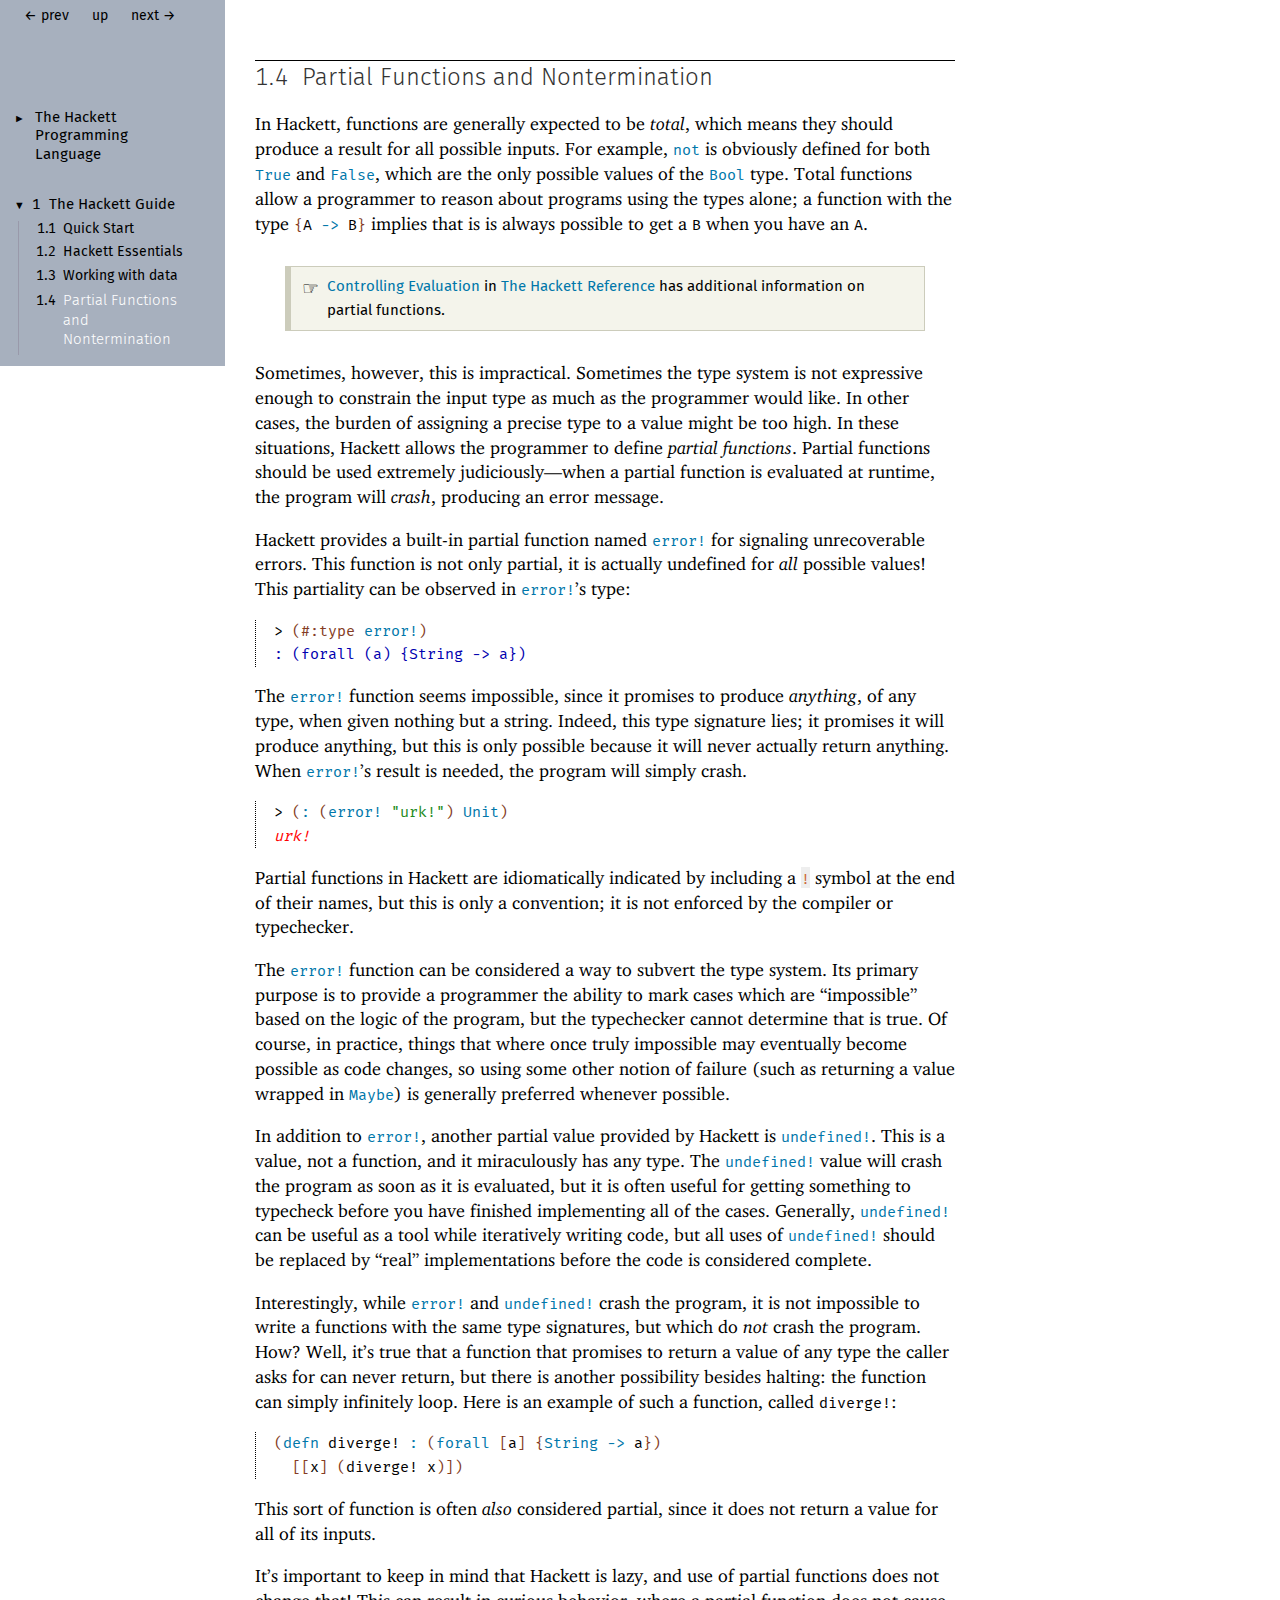
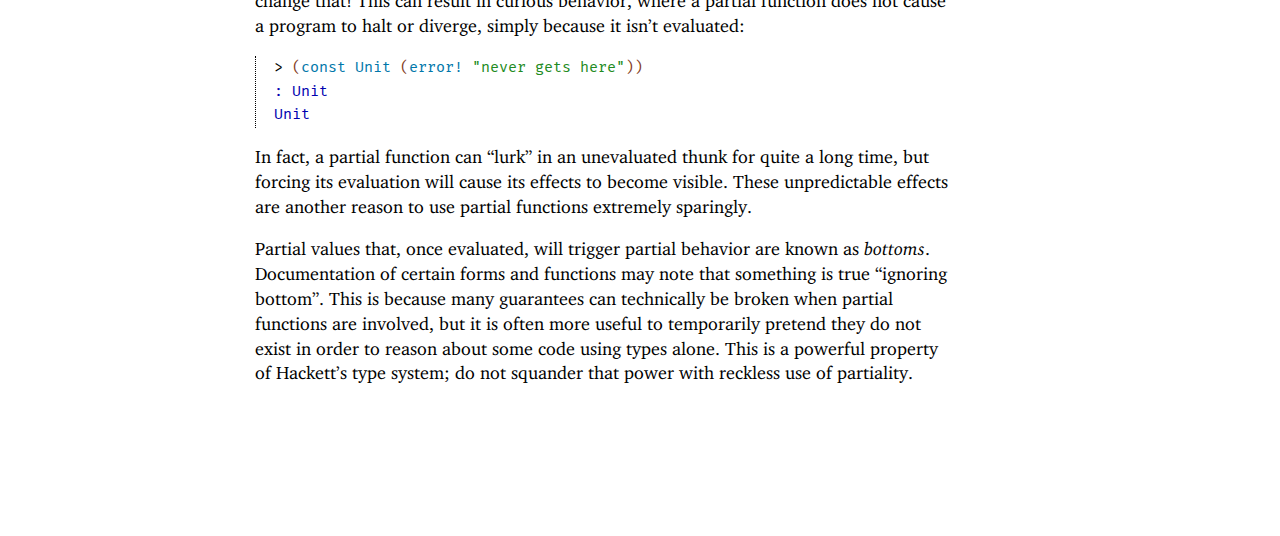
<file: guide-bottoms.html>
<!DOCTYPE html PUBLIC "-//W3C//DTD HTML 4.01 Transitional//EN" "http://www.w3.org/TR/html4/loose.dtd">
<html><head><meta http-equiv="content-type" content="text/html; charset=utf-8"/><meta name="viewport" content="width=device-width, initial-scale=0.8"/><title>1.4&nbsp;Partial Functions and Nontermination</title><link rel="stylesheet" type="text/css" href="scribble.css" title="default"/><link rel="stylesheet" type="text/css" href="racket.css" title="default"/><link rel="stylesheet" type="text/css" href="other-reference.css" title="default"/><link rel="stylesheet" type="text/css" href="manual-style.css" title="default"/><link rel="stylesheet" type="text/css" href="manual-racket.css" title="default"/><script type="text/javascript" src="scribble-common.js"></script><script type="text/javascript" src="manual-racket.js"></script><!--[if IE 6]><style type="text/css">.SIEHidden { overflow: hidden; }</style><![endif]--></head><body id="scribble-racket-lang-org"><div class="tocset"><div class="tocview"><div class="tocviewlist tocviewlisttopspace"><div class="tocviewtitle"><table cellspacing="0" cellpadding="0"><tr><td style="width: 1em;"><a href="javascript:void(0);" title="Expand/Collapse" class="tocviewtoggle" onclick="TocviewToggle(this,&quot;tocview_0&quot;);">&#9658;</a></td><td></td><td><a href="index.html" class="tocviewlink" data-pltdoc="x">The Hackett Programming Language</a></td></tr></table></div><div class="tocviewsublisttop" style="display: none;" id="tocview_0"><table cellspacing="0" cellpadding="0"><tr><td align="right">1&nbsp;</td><td><a href="guide.html" class="tocviewselflink" data-pltdoc="x">The Hackett Guide</a></td></tr><tr><td align="right">2&nbsp;</td><td><a href="reference.html" class="tocviewlink" data-pltdoc="x">The Hackett Reference</a></td></tr><tr><td align="right"></td><td><a href="doc-index.html" class="tocviewlink" data-pltdoc="x">Index</a></td></tr></table></div></div><div class="tocviewlist"><table cellspacing="0" cellpadding="0"><tr><td style="width: 1em;"><a href="javascript:void(0);" title="Expand/Collapse" class="tocviewtoggle" onclick="TocviewToggle(this,&quot;tocview_1&quot;);">&#9660;</a></td><td>1&nbsp;</td><td><a href="guide.html" class="tocviewlink" data-pltdoc="x">The Hackett Guide</a></td></tr></table><div class="tocviewsublistbottom" style="display: block;" id="tocview_1"><table cellspacing="0" cellpadding="0"><tr><td align="right">1.1&nbsp;</td><td><a href="guide-quick-start.html" class="tocviewlink" data-pltdoc="x">Quick Start</a></td></tr><tr><td align="right">1.2&nbsp;</td><td><a href="guide-hackett-essentials.html" class="tocviewlink" data-pltdoc="x">Hackett Essentials</a></td></tr><tr><td align="right">1.3&nbsp;</td><td><a href="guide-working-with-data.html" class="tocviewlink" data-pltdoc="x">Working with data</a></td></tr><tr><td align="right">1.4&nbsp;</td><td><a href="" class="tocviewselflink" data-pltdoc="x">Partial Functions and Nontermination</a></td></tr></table></div></div></div></div><div class="maincolumn"><div class="main"><div class="navsettop"><span class="navleft"><div class="nosearchform"></div>&nbsp;&nbsp;</span><span class="navright">&nbsp;&nbsp;<a href="guide-working-with-data.html" title="backward to &quot;1.3 Working with data&quot;" data-pltdoc="x">&larr; prev</a>&nbsp;&nbsp;<a href="guide.html" title="up to &quot;1 The Hackett Guide&quot;" data-pltdoc="x">up</a>&nbsp;&nbsp;<a href="reference.html" title="forward to &quot;2 The Hackett Reference&quot;" data-pltdoc="x">next &rarr;</a></span>&nbsp;</div><h4>1.4<tt>&nbsp;</tt><a name="(part._guide-bottoms)"></a>Partial Functions and Nontermination</h4><p>In Hackett, functions are generally expected to be <a name="(tech._total._function)"></a><span style="font-style: italic">total</span>, which
means they should produce a result for all possible inputs. For example, <span class="RktSym"><a href="reference-datatypes.html#%28def._%28%28lib._hackett%2Fmain..rkt%29._not%29%29" class="RktValLink" data-pltdoc="x">not</a></span> is obviously
defined for both <span class="RktSym"><a href="reference-datatypes.html#%28def._%28%28lib._hackett%2Fmain..rkt%29._.True%29%29" class="RktValLink" data-pltdoc="x">True</a></span> and <span class="RktSym"><a href="reference-datatypes.html#%28def._%28%28lib._hackett%2Fmain..rkt%29._.False%29%29" class="RktValLink" data-pltdoc="x">False</a></span>, which are the only possible values of the
<span class="RktSym"><a href="reference-datatypes.html#%28def._%28%28lib._hackett%2Fmain..rkt%29._~23~25hackett-type~3a.Bool%29%29" class="RktValLink" data-pltdoc="x">Bool</a></span> type. Total functions allow a programmer to reason about programs using the types
alone; a function with the type <span class="RktPn">{</span><span class="RktSym">A</span><span class="stt"> </span><span class="RktSym"><a href="reference-datatypes.html#%28form._%28%28lib._hackett%2Fmain..rkt%29._~23~25hackett-type~3a-~3e%29%29" class="RktStxLink" data-pltdoc="x"><span class="nobreak">-&gt;</span></a></span><span class="stt"> </span><span class="RktSym">B</span><span class="RktPn">}</span> implies that is is always possible to get a
<span class="RktSym">B</span> when you have an <span class="RktSym">A</span>.</p><blockquote class="refpara"><blockquote class="refcolumn"><blockquote class="refcontent"><p><div class="flexible-container"><span class="margin-note__image-left margin-note__image-left--finger"></span><div class="flexible-element"><a href="reference-controlling-evaluation.html" data-pltdoc="x">Controlling Evaluation</a> in <a href="reference.html" data-pltdoc="x">The Hackett Reference</a> has additional information on partial functions.</div></div></p></blockquote></blockquote></blockquote><p>Sometimes, however, this is impractical. Sometimes the type system is not expressive enough to
constrain the input type as much as the programmer would like. In other cases, the burden of assigning
a precise type to a value might be too high. In these situations, Hackett allows the programmer to
define <a name="(tech._partial._function)"></a><span style="font-style: italic">partial functions</span>. Partial functions should be used extremely judiciously&#8212;when a
partial function is evaluated at runtime, the program will <span style="font-style: italic">crash</span>, producing an error message.</p><p>Hackett provides a built-in partial function named <span class="RktSym"><a href="reference-controlling-evaluation.html#%28def._%28%28lib._hackett%2Fmain..rkt%29._error%21%29%29" class="RktValLink" data-pltdoc="x">error!</a></span> for signaling unrecoverable errors.
This function is not only partial, it is actually undefined for <span style="font-style: italic">all</span> possible values! This
partiality can be observed in <span class="RktSym"><a href="reference-controlling-evaluation.html#%28def._%28%28lib._hackett%2Fmain..rkt%29._error%21%29%29" class="RktValLink" data-pltdoc="x">error!</a></span>&#8217;s type:</p><blockquote class="SCodeFlow"><table cellspacing="0" cellpadding="0" class="RktBlk"><tr><td><span class="stt">&gt; </span><span class="RktPn">(</span><span class="RktPn">#:type</span><span class="hspace">&nbsp;</span><span class="RktSym"><a href="reference-controlling-evaluation.html#%28def._%28%28lib._hackett%2Fmain..rkt%29._error%21%29%29" class="RktValLink" data-pltdoc="x">error!</a></span><span class="RktPn">)</span></td></tr><tr><td><p><span class="RktRes">: (forall (a) {String -&gt; a})</span></p></td></tr></table></blockquote><p>The <span class="RktSym"><a href="reference-controlling-evaluation.html#%28def._%28%28lib._hackett%2Fmain..rkt%29._error%21%29%29" class="RktValLink" data-pltdoc="x">error!</a></span> function seems impossible, since it promises to produce <span style="font-style: italic">anything</span>, of any
type, when given nothing but a string. Indeed, this type signature lies; it promises it will produce
anything, but this is only possible because it will never actually return anything. When
<span class="RktSym"><a href="reference-controlling-evaluation.html#%28def._%28%28lib._hackett%2Fmain..rkt%29._error%21%29%29" class="RktValLink" data-pltdoc="x">error!</a></span>&#8217;s result is needed, the program will simply crash.</p><blockquote class="SCodeFlow"><table cellspacing="0" cellpadding="0" class="RktBlk"><tr><td><span class="stt">&gt; </span><span class="RktPn">(</span><span class="RktSym"><a href="reference-syntactic-forms.html#%28form._%28%28lib._hackett%2Fmain..rkt%29._~3a%29%29" class="RktStxLink" data-pltdoc="x">:</a></span><span class="hspace">&nbsp;</span><span class="RktPn">(</span><span class="RktSym"><a href="reference-controlling-evaluation.html#%28def._%28%28lib._hackett%2Fmain..rkt%29._error%21%29%29" class="RktValLink" data-pltdoc="x">error!</a></span><span class="hspace">&nbsp;</span><span class="RktVal">"urk!"</span><span class="RktPn">)</span><span class="hspace">&nbsp;</span><span class="RktSym"><a href="reference-datatypes.html#%28def._%28%28lib._hackett%2Fmain..rkt%29._~23~25hackett-type~3a.Unit%29%29" class="RktValLink" data-pltdoc="x">Unit</a></span><span class="RktPn">)</span></td></tr><tr><td><p><span class="RktErr">urk!</span></p></td></tr></table></blockquote><p>Partial functions in Hackett are idiomatically indicated by including a <span class="RktInBG"><span class="hspace"></span><span class="RktIn">!</span><span class="hspace"></span></span> symbol at the end
of their names, but this is only a convention; it is not enforced by the compiler or typechecker.</p><p>The <span class="RktSym"><a href="reference-controlling-evaluation.html#%28def._%28%28lib._hackett%2Fmain..rkt%29._error%21%29%29" class="RktValLink" data-pltdoc="x">error!</a></span> function can be considered a way to subvert the type system. Its primary purpose
is to provide a programmer the ability to mark cases which are &#8220;impossible&#8221; based on the logic of the
program, but the typechecker cannot determine that is true. Of course, in practice, things that where
once truly impossible may eventually become possible as code changes, so using some other notion of
failure (such as returning a value wrapped in <span class="RktSym"><a href="reference-datatypes.html#%28def._%28%28lib._hackett%2Fmain..rkt%29._~23~25hackett-type~3a.Maybe%29%29" class="RktValLink" data-pltdoc="x">Maybe</a></span>) is generally preferred whenever
possible.</p><p>In addition to <span class="RktSym"><a href="reference-controlling-evaluation.html#%28def._%28%28lib._hackett%2Fmain..rkt%29._error%21%29%29" class="RktValLink" data-pltdoc="x">error!</a></span>, another partial value provided by Hackett is <span class="RktSym"><a href="reference-controlling-evaluation.html#%28def._%28%28lib._hackett%2Fmain..rkt%29._undefined%21%29%29" class="RktValLink" data-pltdoc="x">undefined!</a></span>. This
is a value, not a function, and it miraculously has any type. The <span class="RktSym"><a href="reference-controlling-evaluation.html#%28def._%28%28lib._hackett%2Fmain..rkt%29._undefined%21%29%29" class="RktValLink" data-pltdoc="x">undefined!</a></span> value will crash
the program as soon as it is evaluated, but it is often useful for getting something to typecheck
before you have finished implementing all of the cases. Generally, <span class="RktSym"><a href="reference-controlling-evaluation.html#%28def._%28%28lib._hackett%2Fmain..rkt%29._undefined%21%29%29" class="RktValLink" data-pltdoc="x">undefined!</a></span> can be useful
as a tool while iteratively writing code, but all uses of <span class="RktSym"><a href="reference-controlling-evaluation.html#%28def._%28%28lib._hackett%2Fmain..rkt%29._undefined%21%29%29" class="RktValLink" data-pltdoc="x">undefined!</a></span> should be replaced by
&#8220;real&#8221; implementations before the code is considered complete.</p><p>Interestingly, while <span class="RktSym"><a href="reference-controlling-evaluation.html#%28def._%28%28lib._hackett%2Fmain..rkt%29._error%21%29%29" class="RktValLink" data-pltdoc="x">error!</a></span> and <span class="RktSym"><a href="reference-controlling-evaluation.html#%28def._%28%28lib._hackett%2Fmain..rkt%29._undefined%21%29%29" class="RktValLink" data-pltdoc="x">undefined!</a></span> crash the program, it is not impossible
to write a functions with the same type signatures, but which do <span style="font-style: italic">not</span> crash the program. How?
Well, it&#8217;s true that a function that promises to return a value of any type the caller asks for can
never return, but there is another possibility besides halting: the function can simply infinitely
loop. Here is an example of such a function, called <span class="RktSym">diverge!</span>:</p><blockquote class="SCodeFlow"><table cellspacing="0" cellpadding="0" class="RktBlk"><tr><td><span class="RktPn">(</span><span class="RktSym"><a href="reference-syntactic-forms.html#%28form._%28%28lib._hackett%2Fmain..rkt%29._defn%29%29" class="RktStxLink" data-pltdoc="x">defn</a></span><span class="hspace">&nbsp;</span><span class="RktSym">diverge!</span><span class="hspace">&nbsp;</span><span class="RktSym"><a href="reference-syntactic-forms.html#%28form._%28%28lib._hackett%2Fmain..rkt%29._~3a%29%29" class="RktStxLink" data-pltdoc="x">:</a></span><span class="hspace">&nbsp;</span><span class="RktPn">(</span><span class="RktSym"><a href="reference-datatypes.html#%28form._%28%28lib._hackett%2Fmain..rkt%29._~23~25hackett-type~3aforall%29%29" class="RktStxLink" data-pltdoc="x">forall</a></span><span class="hspace">&nbsp;</span><span class="RktPn">[</span><span class="RktSym">a</span><span class="RktPn">]</span><span class="hspace">&nbsp;</span><span class="RktPn">{</span><span class="RktSym"><a href="reference-datatypes.html#%28form._%28%28lib._hackett%2Fmain..rkt%29._~23~25hackett-type~3a.String%29%29" class="RktStxLink" data-pltdoc="x">String</a></span><span class="hspace">&nbsp;</span><span class="RktSym"><a href="reference-datatypes.html#%28form._%28%28lib._hackett%2Fmain..rkt%29._~23~25hackett-type~3a-~3e%29%29" class="RktStxLink" data-pltdoc="x"><span class="nobreak">-&gt;</span></a></span><span class="hspace">&nbsp;</span><span class="RktSym">a</span><span class="RktPn">}</span><span class="RktPn">)</span></td></tr><tr><td><span class="hspace">&nbsp;&nbsp;</span><span class="RktPn">[</span><span class="RktPn">[</span><span class="RktSym">x</span><span class="RktPn">]</span><span class="hspace">&nbsp;</span><span class="RktPn">(</span><span class="RktSym">diverge!</span><span class="hspace">&nbsp;</span><span class="RktSym">x</span><span class="RktPn">)</span><span class="RktPn">]</span><span class="RktPn">)</span></td></tr></table></blockquote><p>This sort of function is often <span style="font-style: italic">also</span> considered partial, since it does not return a value for
all of its inputs.</p><p>It&#8217;s important to keep in mind that Hackett is lazy, and use of partial functions does not change
that! This can result in curious behavior, where a partial function does not cause a program to halt
or diverge, simply because it isn&#8217;t evaluated:</p><blockquote class="SCodeFlow"><table cellspacing="0" cellpadding="0" class="RktBlk"><tr><td><span class="stt">&gt; </span><span class="RktPn">(</span><span class="RktSym"><a href="reference-datatypes.html#%28def._%28%28lib._hackett%2Fmain..rkt%29._const%29%29" class="RktValLink" data-pltdoc="x">const</a></span><span class="hspace">&nbsp;</span><span class="RktSym"><a href="reference-datatypes.html#%28def._%28%28lib._hackett%2Fmain..rkt%29._.Unit%29%29" class="RktValLink" data-pltdoc="x">Unit</a></span><span class="hspace">&nbsp;</span><span class="RktPn">(</span><span class="RktSym"><a href="reference-controlling-evaluation.html#%28def._%28%28lib._hackett%2Fmain..rkt%29._error%21%29%29" class="RktValLink" data-pltdoc="x">error!</a></span><span class="hspace">&nbsp;</span><span class="RktVal">"never gets here"</span><span class="RktPn">)</span><span class="RktPn">)</span></td></tr><tr><td><table cellspacing="0" cellpadding="0"><tr><td><p><span class="RktRes">: Unit</span></p></td></tr><tr><td><p><span class="RktRes">Unit</span></p></td></tr></table></td></tr></table></blockquote><p>In fact, a partial function can &#8220;lurk&#8221; in an unevaluated thunk for quite a long time, but forcing its
evaluation will cause its effects to become visible. These unpredictable effects are another reason to
use partial functions extremely sparingly.</p><p>Partial values that, once evaluated, will trigger partial behavior are known as <a name="(tech._bottom)"></a><span style="font-style: italic">bottoms</span>.
Documentation of certain forms and functions may note that something is true &#8220;ignoring bottom&#8221;. This
is because many guarantees can technically be broken when partial functions are involved, but it is
often more useful to temporarily pretend they do not exist in order to reason about some code using
types alone. This is a powerful property of Hackett&#8217;s type system; do not squander that power with
reckless use of partiality.</p><div class="navsetbottom"><span class="navleft"><div class="nosearchform"></div>&nbsp;&nbsp;</span><span class="navright">&nbsp;&nbsp;<a href="guide-working-with-data.html" title="backward to &quot;1.3 Working with data&quot;" data-pltdoc="x">&larr; prev</a>&nbsp;&nbsp;<a href="guide.html" title="up to &quot;1 The Hackett Guide&quot;" data-pltdoc="x">up</a>&nbsp;&nbsp;<a href="reference.html" title="forward to &quot;2 The Hackett Reference&quot;" data-pltdoc="x">next &rarr;</a></span>&nbsp;</div></div></div><div id="contextindicator">&nbsp;</div></body></html>
</file>
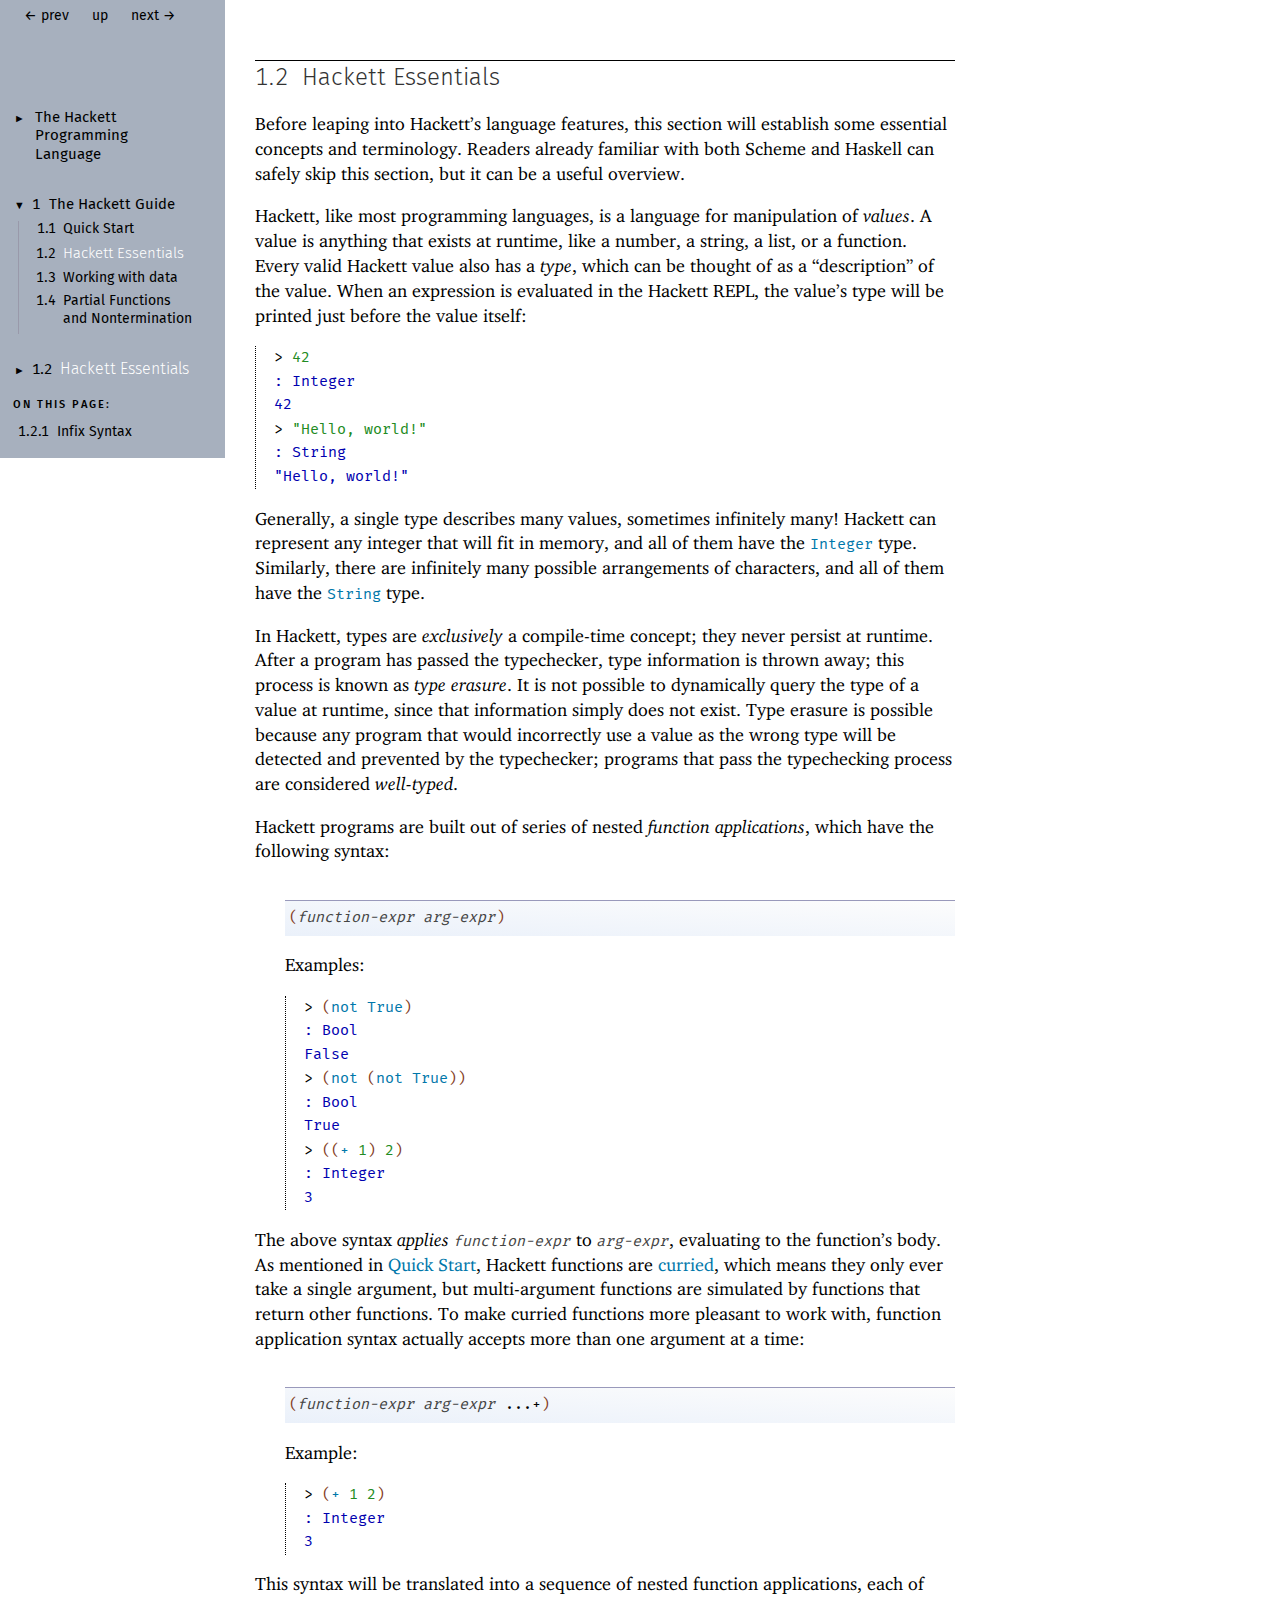
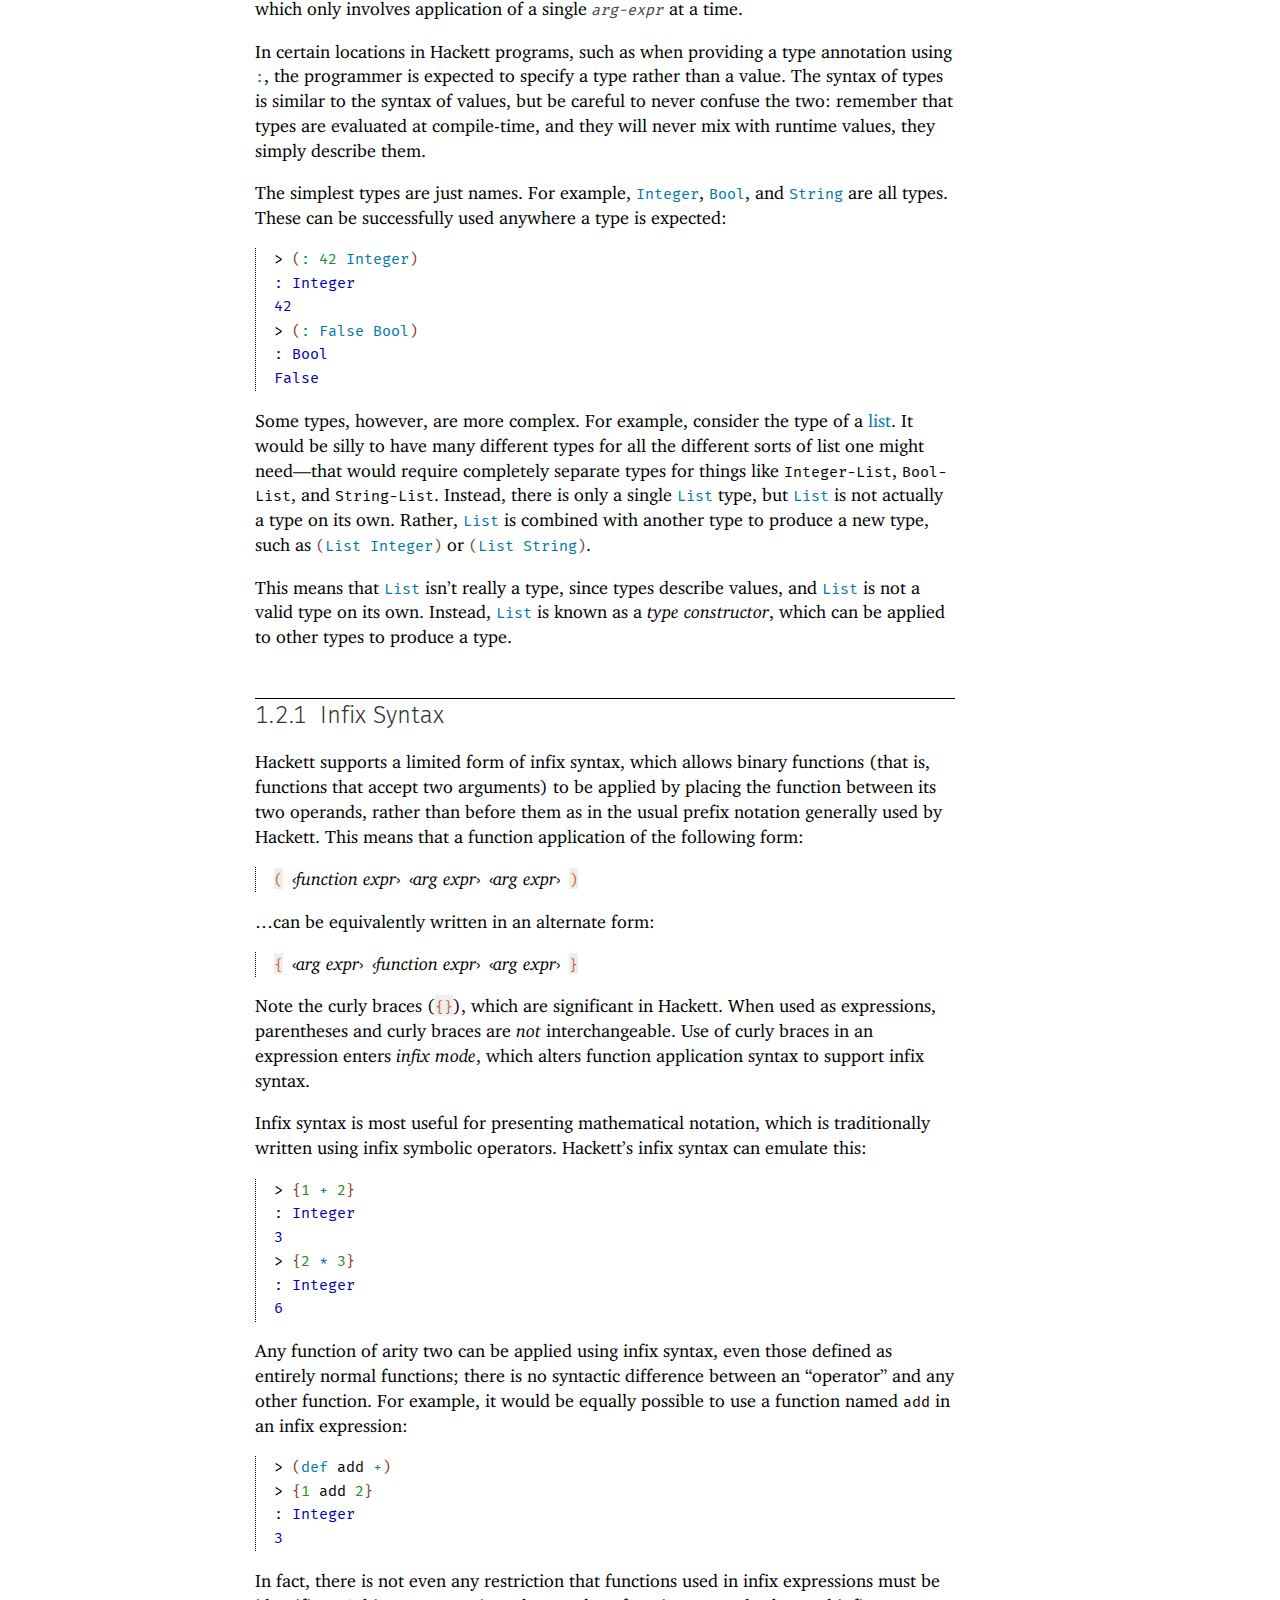
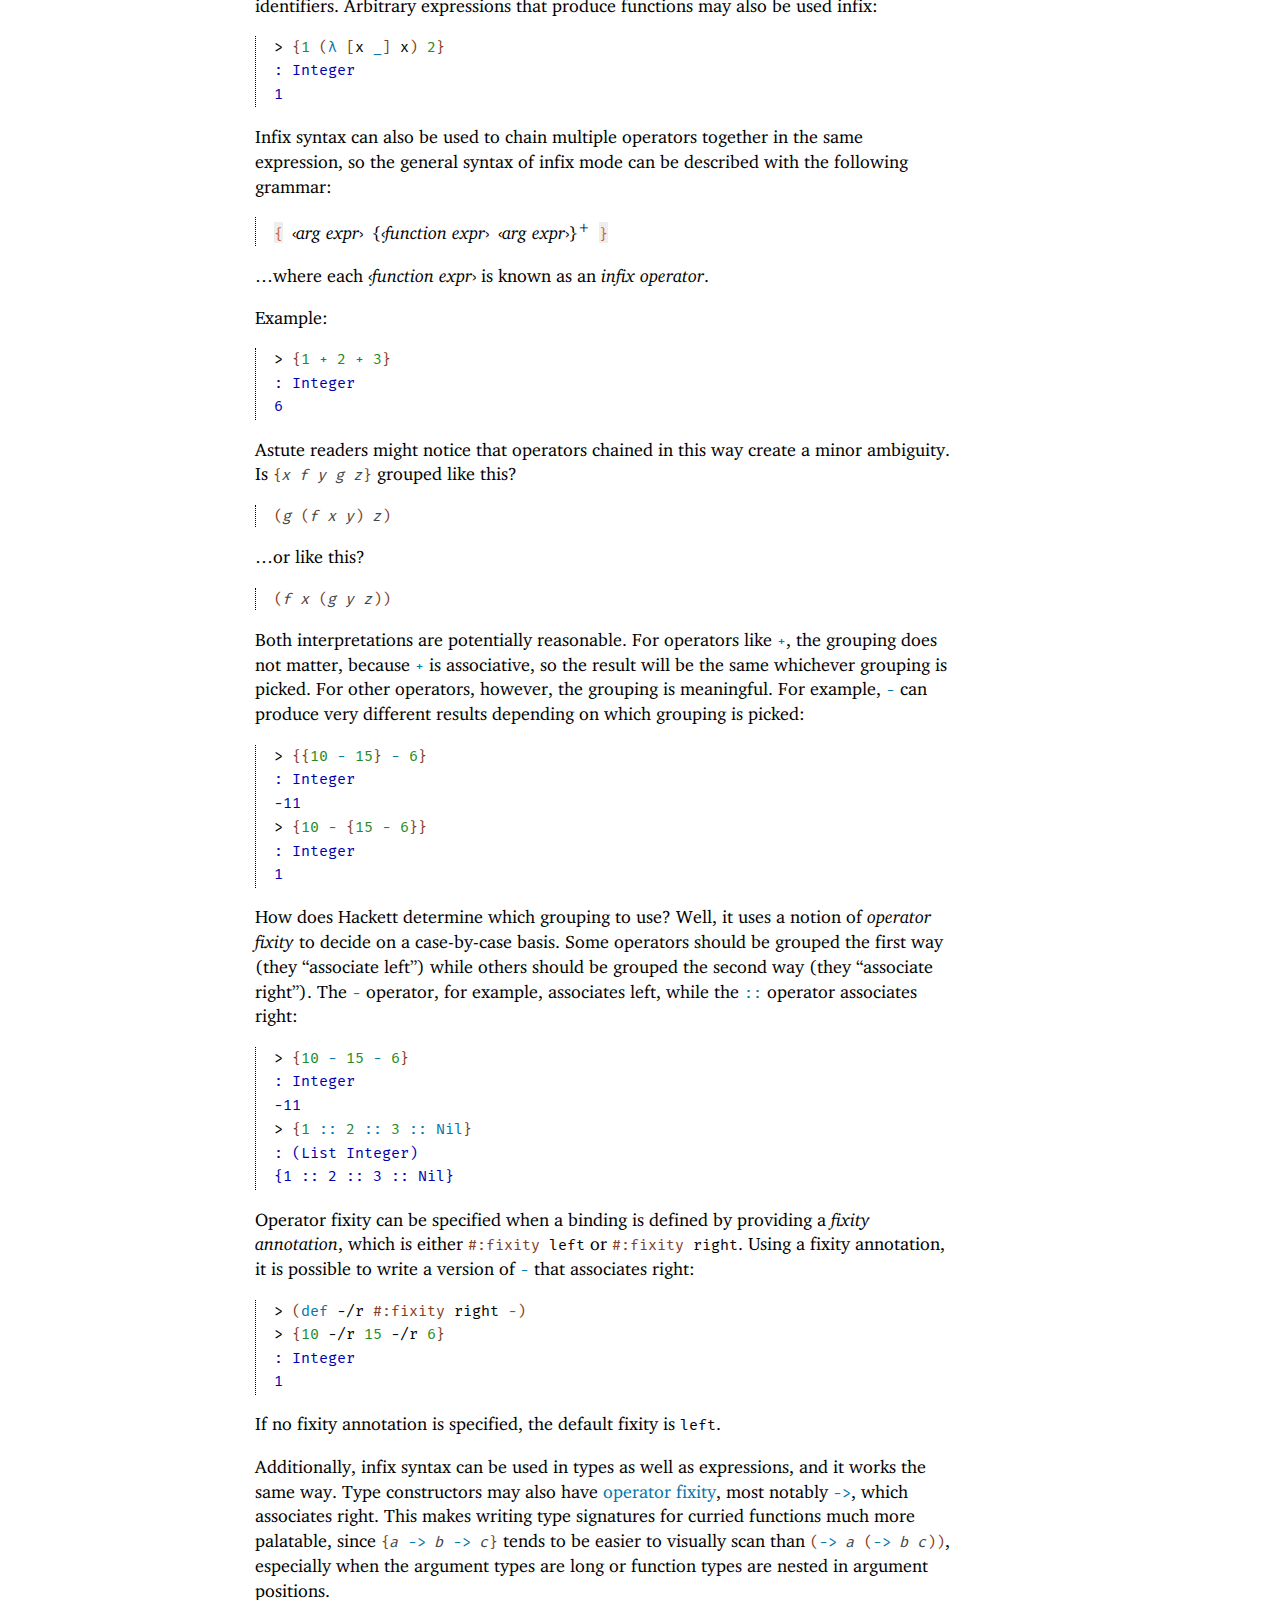
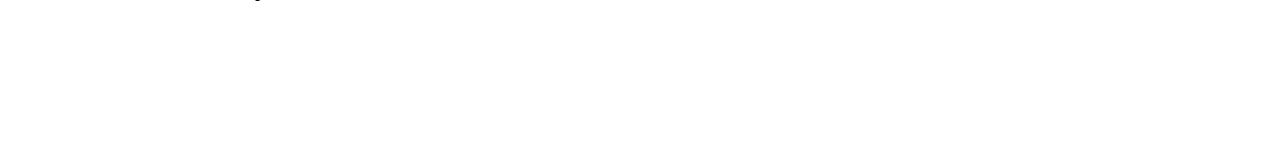
<file: guide-hackett-essentials.html>
<!DOCTYPE html PUBLIC "-//W3C//DTD HTML 4.01 Transitional//EN" "http://www.w3.org/TR/html4/loose.dtd">
<html><head><meta http-equiv="content-type" content="text/html; charset=utf-8"/><meta name="viewport" content="width=device-width, initial-scale=0.8"/><title>1.2&nbsp;Hackett Essentials</title><link rel="stylesheet" type="text/css" href="scribble.css" title="default"/><link rel="stylesheet" type="text/css" href="racket.css" title="default"/><link rel="stylesheet" type="text/css" href="manual-style.css" title="default"/><link rel="stylesheet" type="text/css" href="manual-racket.css" title="default"/><script type="text/javascript" src="scribble-common.js"></script><script type="text/javascript" src="manual-racket.js"></script><!--[if IE 6]><style type="text/css">.SIEHidden { overflow: hidden; }</style><![endif]--></head><body id="scribble-racket-lang-org"><div class="tocset"><div class="tocview"><div class="tocviewlist tocviewlisttopspace"><div class="tocviewtitle"><table cellspacing="0" cellpadding="0"><tr><td style="width: 1em;"><a href="javascript:void(0);" title="Expand/Collapse" class="tocviewtoggle" onclick="TocviewToggle(this,&quot;tocview_0&quot;);">&#9658;</a></td><td></td><td><a href="index.html" class="tocviewlink" data-pltdoc="x">The Hackett Programming Language</a></td></tr></table></div><div class="tocviewsublisttop" style="display: none;" id="tocview_0"><table cellspacing="0" cellpadding="0"><tr><td align="right">1&nbsp;</td><td><a href="guide.html" class="tocviewselflink" data-pltdoc="x">The Hackett Guide</a></td></tr><tr><td align="right">2&nbsp;</td><td><a href="reference.html" class="tocviewlink" data-pltdoc="x">The Hackett Reference</a></td></tr><tr><td align="right"></td><td><a href="doc-index.html" class="tocviewlink" data-pltdoc="x">Index</a></td></tr></table></div></div><div class="tocviewlist"><table cellspacing="0" cellpadding="0"><tr><td style="width: 1em;"><a href="javascript:void(0);" title="Expand/Collapse" class="tocviewtoggle" onclick="TocviewToggle(this,&quot;tocview_1&quot;);">&#9660;</a></td><td>1&nbsp;</td><td><a href="guide.html" class="tocviewlink" data-pltdoc="x">The Hackett Guide</a></td></tr></table><div class="tocviewsublist" style="display: block;" id="tocview_1"><table cellspacing="0" cellpadding="0"><tr><td align="right">1.1&nbsp;</td><td><a href="guide-quick-start.html" class="tocviewlink" data-pltdoc="x">Quick Start</a></td></tr><tr><td align="right">1.2&nbsp;</td><td><a href="" class="tocviewselflink" data-pltdoc="x">Hackett Essentials</a></td></tr><tr><td align="right">1.3&nbsp;</td><td><a href="guide-working-with-data.html" class="tocviewlink" data-pltdoc="x">Working with data</a></td></tr><tr><td align="right">1.4&nbsp;</td><td><a href="guide-bottoms.html" class="tocviewlink" data-pltdoc="x">Partial Functions and Nontermination</a></td></tr></table></div></div><div class="tocviewlist"><table cellspacing="0" cellpadding="0"><tr><td style="width: 1em;"><a href="javascript:void(0);" title="Expand/Collapse" class="tocviewtoggle" onclick="TocviewToggle(this,&quot;tocview_2&quot;);">&#9658;</a></td><td>1.2&nbsp;</td><td><a href="" class="tocviewselflink" data-pltdoc="x">Hackett Essentials</a></td></tr></table><div class="tocviewsublistbottom" style="display: none;" id="tocview_2"><table cellspacing="0" cellpadding="0"><tr><td align="right">1.2.1&nbsp;</td><td><a href="#%28part._guide-infix-syntax%29" class="tocviewlink" data-pltdoc="x">Infix Syntax</a></td></tr></table></div></div></div><div class="tocsub"><div class="tocsubtitle">On this page:</div><table class="tocsublist" cellspacing="0"><tr><td><span class="tocsublinknumber">1.2.1<tt>&nbsp;</tt></span><a href="#%28part._guide-infix-syntax%29" class="tocsubseclink" data-pltdoc="x">Infix Syntax</a></td></tr></table></div></div><div class="maincolumn"><div class="main"><div class="navsettop"><span class="navleft"><div class="nosearchform"></div>&nbsp;&nbsp;</span><span class="navright">&nbsp;&nbsp;<a href="guide-quick-start.html" title="backward to &quot;1.1 Quick Start&quot;" data-pltdoc="x">&larr; prev</a>&nbsp;&nbsp;<a href="guide.html" title="up to &quot;1 The Hackett Guide&quot;" data-pltdoc="x">up</a>&nbsp;&nbsp;<a href="guide-working-with-data.html" title="forward to &quot;1.3 Working with data&quot;" data-pltdoc="x">next &rarr;</a></span>&nbsp;</div><h4>1.2<tt>&nbsp;</tt><a name="(part._guide-hackett-essentials)"></a>Hackett Essentials</h4><p>Before leaping into Hackett&#8217;s language features, this section will establish some essential concepts
and terminology. Readers already familiar with both Scheme and Haskell can safely skip this section,
but it can be a useful overview.</p><p>Hackett, like most programming languages, is a language for manipulation of <a name="(tech._value)"></a><span style="font-style: italic">values</span>. A value
is anything that exists at runtime, like a number, a string, a list, or a function. Every valid
Hackett value also has a <a name="(tech._type)"></a><span style="font-style: italic">type</span>, which can be thought of as a &#8220;description&#8221; of the value. When
an expression is evaluated in the Hackett REPL, the value&#8217;s type will be printed just before the value
itself:</p><blockquote class="SCodeFlow"><table cellspacing="0" cellpadding="0" class="RktBlk"><tr><td><span class="stt">&gt; </span><span class="RktVal">42</span></td></tr><tr><td><table cellspacing="0" cellpadding="0"><tr><td><p><span class="RktRes">: Integer</span></p></td></tr><tr><td><p><span class="RktRes">42</span></p></td></tr></table></td></tr><tr><td><span class="stt">&gt; </span><span class="RktVal">"Hello, world!"</span></td></tr><tr><td><table cellspacing="0" cellpadding="0"><tr><td><p><span class="RktRes">: String</span></p></td></tr><tr><td><p><span class="RktRes">"Hello, world!"</span></p></td></tr></table></td></tr></table></blockquote><p>Generally, a single type describes many values, sometimes infinitely many! Hackett can represent any
integer that will fit in memory, and all of them have the <span class="RktSym"><a href="reference-datatypes.html#%28form._%28%28lib._hackett%2Fmain..rkt%29._~23~25hackett-type~3a.Integer%29%29" class="RktStxLink" data-pltdoc="x">Integer</a></span> type. Similarly, there
are infinitely many possible arrangements of characters, and all of them have the <span class="RktSym"><a href="reference-datatypes.html#%28form._%28%28lib._hackett%2Fmain..rkt%29._~23~25hackett-type~3a.String%29%29" class="RktStxLink" data-pltdoc="x">String</a></span>
type.</p><p>In Hackett, types are <span style="font-style: italic">exclusively</span> a compile-time concept; they never persist at runtime. After
a program has passed the typechecker, type information is thrown away; this process is known as
<a name="(tech._type._erasure)"></a><span style="font-style: italic">type erasure</span>. It is not possible to dynamically query the type of a value at runtime, since
that information simply does not exist. Type erasure is possible because any program that would
incorrectly use a value as the wrong type will be detected and prevented by the typechecker; programs
that pass the typechecking process are considered <a name="(tech._well._typed)"></a><span style="font-style: italic">well-typed</span>.</p><p>Hackett programs are built out of series of nested <a name="(tech._function._application)"></a><span style="font-style: italic">function applications</span>, which have the
following syntax:</p><blockquote class="leftindent"><blockquote class="SVInsetFlow"><table cellspacing="0" cellpadding="0" class="boxed RBoxed"><tr><td><span class="RktPn">(</span><span class="RktVar">function-expr</span><span class="hspace">&nbsp;</span><span class="RktVar">arg-expr</span><span class="RktPn">)</span></td></tr></table></blockquote><p><div class="SIntrapara">Examples:</div><div class="SIntrapara"><blockquote class="SCodeFlow"><table cellspacing="0" cellpadding="0" class="RktBlk"><tr><td><span class="stt">&gt; </span><span class="RktPn">(</span><span class="RktSym"><a href="reference-datatypes.html#%28def._%28%28lib._hackett%2Fmain..rkt%29._not%29%29" class="RktValLink" data-pltdoc="x">not</a></span><span class="hspace">&nbsp;</span><span class="RktSym"><a href="reference-datatypes.html#%28def._%28%28lib._hackett%2Fmain..rkt%29._.True%29%29" class="RktValLink" data-pltdoc="x">True</a></span><span class="RktPn">)</span></td></tr><tr><td><table cellspacing="0" cellpadding="0"><tr><td><p><span class="RktRes">: Bool</span></p></td></tr><tr><td><p><span class="RktRes">False</span></p></td></tr></table></td></tr><tr><td><span class="stt">&gt; </span><span class="RktPn">(</span><span class="RktSym"><a href="reference-datatypes.html#%28def._%28%28lib._hackett%2Fmain..rkt%29._not%29%29" class="RktValLink" data-pltdoc="x">not</a></span><span class="hspace">&nbsp;</span><span class="RktPn">(</span><span class="RktSym"><a href="reference-datatypes.html#%28def._%28%28lib._hackett%2Fmain..rkt%29._not%29%29" class="RktValLink" data-pltdoc="x">not</a></span><span class="hspace">&nbsp;</span><span class="RktSym"><a href="reference-datatypes.html#%28def._%28%28lib._hackett%2Fmain..rkt%29._.True%29%29" class="RktValLink" data-pltdoc="x">True</a></span><span class="RktPn">)</span><span class="RktPn">)</span></td></tr><tr><td><table cellspacing="0" cellpadding="0"><tr><td><p><span class="RktRes">: Bool</span></p></td></tr><tr><td><p><span class="RktRes">True</span></p></td></tr></table></td></tr><tr><td><span class="stt">&gt; </span><span class="RktPn">(</span><span class="RktPn">(</span><span class="RktSym"><a href="reference-datatypes.html#%28def._%28%28lib._hackett%2Fmain..rkt%29._%2B%29%29" class="RktValLink" data-pltdoc="x">+</a></span><span class="hspace">&nbsp;</span><span class="RktVal">1</span><span class="RktPn">)</span><span class="hspace">&nbsp;</span><span class="RktVal">2</span><span class="RktPn">)</span></td></tr><tr><td><table cellspacing="0" cellpadding="0"><tr><td><p><span class="RktRes">: Integer</span></p></td></tr><tr><td><p><span class="RktRes">3</span></p></td></tr></table></td></tr></table></blockquote></div></p></blockquote><p>The above syntax <span style="font-style: italic">applies</span> <span class="RktVar">function-expr</span> to <span class="RktVar">arg-expr</span>, evaluating to the
function&#8217;s body. As mentioned in <a href="guide-quick-start.html" data-pltdoc="x">Quick Start</a>, Hackett functions are <a href="guide-quick-start.html#%28tech._curried%29" class="techoutside" data-pltdoc="x"><span class="techinside">curried</span></a>,
which means they only ever take a single argument, but multi-argument functions are simulated by
functions that return other functions. To make curried functions more pleasant to work with, function
application syntax actually accepts more than one argument at a time:</p><blockquote class="leftindent"><blockquote class="SVInsetFlow"><table cellspacing="0" cellpadding="0" class="boxed RBoxed"><tr><td><span class="RktPn">(</span><span class="RktVar">function-expr</span><span class="hspace">&nbsp;</span><span class="RktVar">arg-expr</span><span class="hspace">&nbsp;</span><span class="RktMeta">...+</span><span class="RktPn">)</span></td></tr></table></blockquote><p><div class="SIntrapara">Example:</div><div class="SIntrapara"><blockquote class="SCodeFlow"><table cellspacing="0" cellpadding="0" class="RktBlk"><tr><td><span class="stt">&gt; </span><span class="RktPn">(</span><span class="RktSym"><a href="reference-datatypes.html#%28def._%28%28lib._hackett%2Fmain..rkt%29._%2B%29%29" class="RktValLink" data-pltdoc="x">+</a></span><span class="hspace">&nbsp;</span><span class="RktVal">1</span><span class="hspace">&nbsp;</span><span class="RktVal">2</span><span class="RktPn">)</span></td></tr><tr><td><table cellspacing="0" cellpadding="0"><tr><td><p><span class="RktRes">: Integer</span></p></td></tr><tr><td><p><span class="RktRes">3</span></p></td></tr></table></td></tr></table></blockquote></div></p></blockquote><p>This syntax will be translated into a sequence of nested function applications, each of which only
involves application of a single <span class="RktVar">arg-expr</span> at a time.</p><p>In certain locations in Hackett programs, such as when providing a type annotation using <span class="RktSym"><a href="reference-syntactic-forms.html#%28form._%28%28lib._hackett%2Fmain..rkt%29._~3a%29%29" class="RktStxLink" data-pltdoc="x">:</a></span>,
the programmer is expected to specify a type rather than a value. The syntax of types is similar to
the syntax of values, but be careful to never confuse the two: remember that types are evaluated at
compile-time, and they will never mix with runtime values, they simply describe them.</p><p>The simplest types are just names. For example, <span class="RktSym"><a href="reference-datatypes.html#%28form._%28%28lib._hackett%2Fmain..rkt%29._~23~25hackett-type~3a.Integer%29%29" class="RktStxLink" data-pltdoc="x">Integer</a></span>, <span class="RktSym"><a href="reference-datatypes.html#%28def._%28%28lib._hackett%2Fmain..rkt%29._~23~25hackett-type~3a.Bool%29%29" class="RktValLink" data-pltdoc="x">Bool</a></span>, and
<span class="RktSym"><a href="reference-datatypes.html#%28form._%28%28lib._hackett%2Fmain..rkt%29._~23~25hackett-type~3a.String%29%29" class="RktStxLink" data-pltdoc="x">String</a></span> are all types. These can be successfully used anywhere a type is expected:</p><blockquote class="SCodeFlow"><table cellspacing="0" cellpadding="0" class="RktBlk"><tr><td><span class="stt">&gt; </span><span class="RktPn">(</span><span class="RktSym"><a href="reference-syntactic-forms.html#%28form._%28%28lib._hackett%2Fmain..rkt%29._~3a%29%29" class="RktStxLink" data-pltdoc="x">:</a></span><span class="hspace">&nbsp;</span><span class="RktVal">42</span><span class="hspace">&nbsp;</span><span class="RktSym"><a href="reference-datatypes.html#%28form._%28%28lib._hackett%2Fmain..rkt%29._~23~25hackett-type~3a.Integer%29%29" class="RktStxLink" data-pltdoc="x">Integer</a></span><span class="RktPn">)</span></td></tr><tr><td><table cellspacing="0" cellpadding="0"><tr><td><p><span class="RktRes">: Integer</span></p></td></tr><tr><td><p><span class="RktRes">42</span></p></td></tr></table></td></tr><tr><td><span class="stt">&gt; </span><span class="RktPn">(</span><span class="RktSym"><a href="reference-syntactic-forms.html#%28form._%28%28lib._hackett%2Fmain..rkt%29._~3a%29%29" class="RktStxLink" data-pltdoc="x">:</a></span><span class="hspace">&nbsp;</span><span class="RktSym"><a href="reference-datatypes.html#%28def._%28%28lib._hackett%2Fmain..rkt%29._.False%29%29" class="RktValLink" data-pltdoc="x">False</a></span><span class="hspace">&nbsp;</span><span class="RktSym"><a href="reference-datatypes.html#%28def._%28%28lib._hackett%2Fmain..rkt%29._~23~25hackett-type~3a.Bool%29%29" class="RktValLink" data-pltdoc="x">Bool</a></span><span class="RktPn">)</span></td></tr><tr><td><table cellspacing="0" cellpadding="0"><tr><td><p><span class="RktRes">: Bool</span></p></td></tr><tr><td><p><span class="RktRes">False</span></p></td></tr></table></td></tr></table></blockquote><p>Some types, however, are more complex. For example, consider the type of a <a href="reference-datatypes.html#%28tech._list%29" class="techoutside" data-pltdoc="x"><span class="techinside">list</span></a>. It would be
silly to have many different types for all the different sorts of list one might need&#8212;that would
require completely separate types for things like <span class="RktSym">Integer-List</span>, <span class="RktSym">Bool-List</span>, and
<span class="RktSym">String-List</span>. Instead, there is only a single <span class="RktSym"><a href="reference-datatypes.html#%28def._%28%28lib._hackett%2Fmain..rkt%29._~23~25hackett-type~3a.List%29%29" class="RktValLink" data-pltdoc="x">List</a></span> type, but <span class="RktSym"><a href="reference-datatypes.html#%28def._%28%28lib._hackett%2Fmain..rkt%29._~23~25hackett-type~3a.List%29%29" class="RktValLink" data-pltdoc="x">List</a></span> is not
actually a type on its own. Rather, <span class="RktSym"><a href="reference-datatypes.html#%28def._%28%28lib._hackett%2Fmain..rkt%29._~23~25hackett-type~3a.List%29%29" class="RktValLink" data-pltdoc="x">List</a></span> is combined with another type to produce a new
type, such as <span class="RktPn">(</span><span class="RktSym"><a href="reference-datatypes.html#%28def._%28%28lib._hackett%2Fmain..rkt%29._~23~25hackett-type~3a.List%29%29" class="RktValLink" data-pltdoc="x">List</a></span><span class="stt"> </span><span class="RktSym"><a href="reference-datatypes.html#%28form._%28%28lib._hackett%2Fmain..rkt%29._~23~25hackett-type~3a.Integer%29%29" class="RktStxLink" data-pltdoc="x">Integer</a></span><span class="RktPn">)</span> or <span class="RktPn">(</span><span class="RktSym"><a href="reference-datatypes.html#%28def._%28%28lib._hackett%2Fmain..rkt%29._~23~25hackett-type~3a.List%29%29" class="RktValLink" data-pltdoc="x">List</a></span><span class="stt"> </span><span class="RktSym"><a href="reference-datatypes.html#%28form._%28%28lib._hackett%2Fmain..rkt%29._~23~25hackett-type~3a.String%29%29" class="RktStxLink" data-pltdoc="x">String</a></span><span class="RktPn">)</span>.</p><p>This means that <span class="RktSym"><a href="reference-datatypes.html#%28def._%28%28lib._hackett%2Fmain..rkt%29._~23~25hackett-type~3a.List%29%29" class="RktValLink" data-pltdoc="x">List</a></span> isn&#8217;t really a type, since types describe values, and <span class="RktSym"><a href="reference-datatypes.html#%28def._%28%28lib._hackett%2Fmain..rkt%29._~23~25hackett-type~3a.List%29%29" class="RktValLink" data-pltdoc="x">List</a></span>
is not a valid type on its own. Instead, <span class="RktSym"><a href="reference-datatypes.html#%28def._%28%28lib._hackett%2Fmain..rkt%29._~23~25hackett-type~3a.List%29%29" class="RktValLink" data-pltdoc="x">List</a></span> is known as a <a name="(tech._type._constructor)"></a><span style="font-style: italic">type constructor</span>,
which can be applied to other types to produce a type.</p><h5>1.2.1<tt>&nbsp;</tt><a name="(part._guide-infix-syntax)"></a>Infix Syntax</h5><p>Hackett supports a limited form of infix syntax, which allows binary functions (that is, functions
that accept two arguments) to be applied by placing the function between its two operands, rather than
before them as in the usual prefix notation generally used by Hackett. This means that a function
application of the following form:</p><blockquote class="SCodeFlow"><p><span class="RktInBG"><span class="hspace"></span><span class="RktIn">(</span><span class="hspace"></span></span><span class="hspace">&nbsp;</span><span class="sroman">&#8249;<span style="font-style: italic">function expr</span>&#8250;</span><span class="hspace">&nbsp;</span><span class="sroman">&#8249;<span style="font-style: italic">arg expr</span>&#8250;</span><span class="hspace">&nbsp;</span><span class="sroman">&#8249;<span style="font-style: italic">arg expr</span>&#8250;</span><span class="hspace">&nbsp;</span><span class="RktInBG"><span class="hspace"></span><span class="RktIn">)</span><span class="hspace"></span></span></p></blockquote><p>&#8230;can be equivalently written in an alternate form:</p><blockquote class="SCodeFlow"><p><span class="RktInBG"><span class="hspace"></span><span class="RktIn">{</span><span class="hspace"></span></span><span class="hspace">&nbsp;</span><span class="sroman">&#8249;<span style="font-style: italic">arg expr</span>&#8250;</span><span class="hspace">&nbsp;</span><span class="sroman">&#8249;<span style="font-style: italic">function expr</span>&#8250;</span><span class="hspace">&nbsp;</span><span class="sroman">&#8249;<span style="font-style: italic">arg expr</span>&#8250;</span><span class="hspace">&nbsp;</span><span class="RktInBG"><span class="hspace"></span><span class="RktIn">}</span><span class="hspace"></span></span></p></blockquote><p>Note the curly braces (<span class="RktInBG"><span class="hspace"></span><span class="RktIn">{}</span><span class="hspace"></span></span>), which are significant in Hackett. When used as expressions,
parentheses and curly braces are <span style="font-style: italic">not</span> interchangeable. Use of curly braces in an expression
enters <a name="(tech._infix._mode)"></a><span style="font-style: italic">infix mode</span>, which alters function application syntax to support infix syntax.</p><p>Infix syntax is most useful for presenting mathematical notation, which is traditionally written using
infix symbolic operators. Hackett&#8217;s infix syntax can emulate this:</p><blockquote class="SCodeFlow"><table cellspacing="0" cellpadding="0" class="RktBlk"><tr><td><span class="stt">&gt; </span><span class="RktPn">{</span><span class="RktVal">1</span><span class="hspace">&nbsp;</span><span class="RktSym"><a href="reference-datatypes.html#%28def._%28%28lib._hackett%2Fmain..rkt%29._%2B%29%29" class="RktValLink" data-pltdoc="x">+</a></span><span class="hspace">&nbsp;</span><span class="RktVal">2</span><span class="RktPn">}</span></td></tr><tr><td><table cellspacing="0" cellpadding="0"><tr><td><p><span class="RktRes">: Integer</span></p></td></tr><tr><td><p><span class="RktRes">3</span></p></td></tr></table></td></tr><tr><td><span class="stt">&gt; </span><span class="RktPn">{</span><span class="RktVal">2</span><span class="hspace">&nbsp;</span><span class="RktSym"><a href="reference-datatypes.html#%28def._%28%28lib._hackett%2Fmain..rkt%29._%2A%29%29" class="RktValLink" data-pltdoc="x">*</a></span><span class="hspace">&nbsp;</span><span class="RktVal">3</span><span class="RktPn">}</span></td></tr><tr><td><table cellspacing="0" cellpadding="0"><tr><td><p><span class="RktRes">: Integer</span></p></td></tr><tr><td><p><span class="RktRes">6</span></p></td></tr></table></td></tr></table></blockquote><p>Any function of arity two can be applied using infix syntax, even those defined as entirely normal
functions; there is no syntactic difference between an &#8220;operator&#8221; and any other function. For example,
it would be equally possible to use a function named <span class="RktSym">add</span> in an infix expression:</p><blockquote class="SCodeFlow"><table cellspacing="0" cellpadding="0" class="RktBlk"><tr><td><span class="stt">&gt; </span><span class="RktPn">(</span><span class="RktSym"><a href="reference-syntactic-forms.html#%28form._%28%28lib._hackett%2Fmain..rkt%29._def%29%29" class="RktStxLink" data-pltdoc="x">def</a></span><span class="hspace">&nbsp;</span><span class="RktSym">add</span><span class="hspace">&nbsp;</span><span class="RktSym"><a href="reference-datatypes.html#%28def._%28%28lib._hackett%2Fmain..rkt%29._%2B%29%29" class="RktValLink" data-pltdoc="x">+</a></span><span class="RktPn">)</span></td></tr><tr><td><span class="stt">&gt; </span><span class="RktPn">{</span><span class="RktVal">1</span><span class="hspace">&nbsp;</span><span class="RktSym">add</span><span class="hspace">&nbsp;</span><span class="RktVal">2</span><span class="RktPn">}</span></td></tr><tr><td><table cellspacing="0" cellpadding="0"><tr><td><p><span class="RktRes">: Integer</span></p></td></tr><tr><td><p><span class="RktRes">3</span></p></td></tr></table></td></tr></table></blockquote><p>In fact, there is not even any restriction that functions used in infix expressions must be
identifiers. Arbitrary expressions that produce functions may also be used infix:</p><blockquote class="SCodeFlow"><table cellspacing="0" cellpadding="0" class="RktBlk"><tr><td><span class="stt">&gt; </span><span class="RktPn">{</span><span class="RktVal">1</span><span class="hspace">&nbsp;</span><span class="RktPn">(</span><span class="RktSym"><a href="reference-syntactic-forms.html#%28form._%28%28lib._hackett%2Fmain..rkt%29._~ce~bb%29%29" class="RktStxLink" data-pltdoc="x">&#955;</a></span><span class="hspace">&nbsp;</span><span class="RktPn">[</span><span class="RktSym">x</span><span class="hspace">&nbsp;</span><span class="RktSym"><a href="http://docs.racket-lang.org/reference/stx-patterns.html#%28form._%28%28lib._racket%2Fprivate%2Fstxcase-scheme..rkt%29.__%29%29" class="RktStxLink" data-pltdoc="x">_</a></span><span class="RktPn">]</span><span class="hspace">&nbsp;</span><span class="RktSym">x</span><span class="RktPn">)</span><span class="hspace">&nbsp;</span><span class="RktVal">2</span><span class="RktPn">}</span></td></tr><tr><td><table cellspacing="0" cellpadding="0"><tr><td><p><span class="RktRes">: Integer</span></p></td></tr><tr><td><p><span class="RktRes">1</span></p></td></tr></table></td></tr></table></blockquote><p>Infix syntax can also be used to chain multiple operators together in the same expression, so the
general syntax of infix mode can be described with the following grammar:</p><blockquote class="SCodeFlow"><p><span class="RktInBG"><span class="hspace"></span><span class="RktIn">{</span><span class="hspace"></span></span><span class="hspace">&nbsp;</span><span class="sroman">&#8249;<span style="font-style: italic">arg expr</span>&#8250;</span><span class="hspace">&nbsp;</span><span class="sroman">{</span><span class="sroman">&#8249;<span style="font-style: italic">function expr</span>&#8250;</span><span class="hspace">&nbsp;</span><span class="sroman">&#8249;<span style="font-style: italic">arg expr</span>&#8250;</span><span class="sroman">}</span><span style="vertical-align: super; font-size: 80%">+</span><span class="hspace">&nbsp;</span><span class="RktInBG"><span class="hspace"></span><span class="RktIn">}</span><span class="hspace"></span></span></p></blockquote><p>&#8230;where each <span class="sroman">&#8249;<span style="font-style: italic">function expr</span>&#8250;</span> is known as an <a name="(tech._infix._operator)"></a><span style="font-style: italic">infix operator</span>.</p><p><div class="SIntrapara">Example:</div><div class="SIntrapara"><blockquote class="SCodeFlow"><table cellspacing="0" cellpadding="0" class="RktBlk"><tr><td><span class="stt">&gt; </span><span class="RktPn">{</span><span class="RktVal">1</span><span class="hspace">&nbsp;</span><span class="RktSym"><a href="reference-datatypes.html#%28def._%28%28lib._hackett%2Fmain..rkt%29._%2B%29%29" class="RktValLink" data-pltdoc="x">+</a></span><span class="hspace">&nbsp;</span><span class="RktVal">2</span><span class="hspace">&nbsp;</span><span class="RktSym"><a href="reference-datatypes.html#%28def._%28%28lib._hackett%2Fmain..rkt%29._%2B%29%29" class="RktValLink" data-pltdoc="x">+</a></span><span class="hspace">&nbsp;</span><span class="RktVal">3</span><span class="RktPn">}</span></td></tr><tr><td><table cellspacing="0" cellpadding="0"><tr><td><p><span class="RktRes">: Integer</span></p></td></tr><tr><td><p><span class="RktRes">6</span></p></td></tr></table></td></tr></table></blockquote></div></p><p>Astute readers might notice that operators chained in this way create a minor ambiguity. Is
<span class="RktPn">{</span><span class="RktVar">x</span><span class="stt"> </span><span class="RktVar">f</span><span class="stt"> </span><span class="RktVar">y</span><span class="stt"> </span><span class="RktVar">g</span><span class="stt"> </span><span class="RktVar">z</span><span class="RktPn">}</span> grouped like this?</p><blockquote class="SCodeFlow"><p><span class="RktPn">(</span><span class="RktVar">g</span><span class="hspace">&nbsp;</span><span class="RktPn">(</span><span class="RktVar">f</span><span class="hspace">&nbsp;</span><span class="RktVar">x</span><span class="hspace">&nbsp;</span><span class="RktVar">y</span><span class="RktPn">)</span><span class="hspace">&nbsp;</span><span class="RktVar">z</span><span class="RktPn">)</span></p></blockquote><p>&#8230;or like this?</p><blockquote class="SCodeFlow"><p><span class="RktPn">(</span><span class="RktVar">f</span><span class="hspace">&nbsp;</span><span class="RktVar">x</span><span class="hspace">&nbsp;</span><span class="RktPn">(</span><span class="RktVar">g</span><span class="hspace">&nbsp;</span><span class="RktVar">y</span><span class="hspace">&nbsp;</span><span class="RktVar">z</span><span class="RktPn">)</span><span class="RktPn">)</span></p></blockquote><p>Both interpretations are potentially reasonable. For operators like <span class="RktSym"><a href="reference-datatypes.html#%28def._%28%28lib._hackett%2Fmain..rkt%29._%2B%29%29" class="RktValLink" data-pltdoc="x">+</a></span>, the grouping does not
matter, because <span class="RktSym"><a href="reference-datatypes.html#%28def._%28%28lib._hackett%2Fmain..rkt%29._%2B%29%29" class="RktValLink" data-pltdoc="x">+</a></span> is associative, so the result will be the same whichever grouping is
picked. For other operators, however, the grouping is meaningful. For example, <span class="RktSym"><a href="reference-datatypes.html#%28def._%28%28lib._hackett%2Fmain..rkt%29._-%29%29" class="RktValLink" data-pltdoc="x"><span class="nobreak">-</span></a></span> can produce
very different results depending on which grouping is picked:</p><blockquote class="SCodeFlow"><table cellspacing="0" cellpadding="0" class="RktBlk"><tr><td><span class="stt">&gt; </span><span class="RktPn">{</span><span class="RktPn">{</span><span class="RktVal">10</span><span class="hspace">&nbsp;</span><span class="RktSym"><a href="reference-datatypes.html#%28def._%28%28lib._hackett%2Fmain..rkt%29._-%29%29" class="RktValLink" data-pltdoc="x"><span class="nobreak">-</span></a></span><span class="hspace">&nbsp;</span><span class="RktVal">15</span><span class="RktPn">}</span><span class="hspace">&nbsp;</span><span class="RktSym"><a href="reference-datatypes.html#%28def._%28%28lib._hackett%2Fmain..rkt%29._-%29%29" class="RktValLink" data-pltdoc="x"><span class="nobreak">-</span></a></span><span class="hspace">&nbsp;</span><span class="RktVal">6</span><span class="RktPn">}</span></td></tr><tr><td><table cellspacing="0" cellpadding="0"><tr><td><p><span class="RktRes">: Integer</span></p></td></tr><tr><td><p><span class="RktRes">-11</span></p></td></tr></table></td></tr><tr><td><span class="stt">&gt; </span><span class="RktPn">{</span><span class="RktVal">10</span><span class="hspace">&nbsp;</span><span class="RktSym"><a href="reference-datatypes.html#%28def._%28%28lib._hackett%2Fmain..rkt%29._-%29%29" class="RktValLink" data-pltdoc="x"><span class="nobreak">-</span></a></span><span class="hspace">&nbsp;</span><span class="RktPn">{</span><span class="RktVal">15</span><span class="hspace">&nbsp;</span><span class="RktSym"><a href="reference-datatypes.html#%28def._%28%28lib._hackett%2Fmain..rkt%29._-%29%29" class="RktValLink" data-pltdoc="x"><span class="nobreak">-</span></a></span><span class="hspace">&nbsp;</span><span class="RktVal">6</span><span class="RktPn">}</span><span class="RktPn">}</span></td></tr><tr><td><table cellspacing="0" cellpadding="0"><tr><td><p><span class="RktRes">: Integer</span></p></td></tr><tr><td><p><span class="RktRes">1</span></p></td></tr></table></td></tr></table></blockquote><p>How does Hackett determine which grouping to use? Well, it uses a notion of <a name="(tech._operator._fixity)"></a><span style="font-style: italic">operator fixity</span>
to decide on a case-by-case basis. Some operators should be grouped the first way (they
&#8220;associate left&#8221;) while others should be grouped the second way (they &#8220;associate right&#8221;). The
<span class="RktSym"><a href="reference-datatypes.html#%28def._%28%28lib._hackett%2Fmain..rkt%29._-%29%29" class="RktValLink" data-pltdoc="x"><span class="nobreak">-</span></a></span> operator, for example, associates left, while the <span class="RktSym"><a href="reference-datatypes.html#%28def._%28%28lib._hackett%2Fmain..rkt%29._~3a~3a%29%29" class="RktValLink" data-pltdoc="x">::</a></span> operator associates right:</p><blockquote class="SCodeFlow"><table cellspacing="0" cellpadding="0" class="RktBlk"><tr><td><span class="stt">&gt; </span><span class="RktPn">{</span><span class="RktVal">10</span><span class="hspace">&nbsp;</span><span class="RktSym"><a href="reference-datatypes.html#%28def._%28%28lib._hackett%2Fmain..rkt%29._-%29%29" class="RktValLink" data-pltdoc="x"><span class="nobreak">-</span></a></span><span class="hspace">&nbsp;</span><span class="RktVal">15</span><span class="hspace">&nbsp;</span><span class="RktSym"><a href="reference-datatypes.html#%28def._%28%28lib._hackett%2Fmain..rkt%29._-%29%29" class="RktValLink" data-pltdoc="x"><span class="nobreak">-</span></a></span><span class="hspace">&nbsp;</span><span class="RktVal">6</span><span class="RktPn">}</span></td></tr><tr><td><table cellspacing="0" cellpadding="0"><tr><td><p><span class="RktRes">: Integer</span></p></td></tr><tr><td><p><span class="RktRes">-11</span></p></td></tr></table></td></tr><tr><td><span class="stt">&gt; </span><span class="RktPn">{</span><span class="RktVal">1</span><span class="hspace">&nbsp;</span><span class="RktSym"><a href="reference-datatypes.html#%28def._%28%28lib._hackett%2Fmain..rkt%29._~3a~3a%29%29" class="RktValLink" data-pltdoc="x">::</a></span><span class="hspace">&nbsp;</span><span class="RktVal">2</span><span class="hspace">&nbsp;</span><span class="RktSym"><a href="reference-datatypes.html#%28def._%28%28lib._hackett%2Fmain..rkt%29._~3a~3a%29%29" class="RktValLink" data-pltdoc="x">::</a></span><span class="hspace">&nbsp;</span><span class="RktVal">3</span><span class="hspace">&nbsp;</span><span class="RktSym"><a href="reference-datatypes.html#%28def._%28%28lib._hackett%2Fmain..rkt%29._~3a~3a%29%29" class="RktValLink" data-pltdoc="x">::</a></span><span class="hspace">&nbsp;</span><span class="RktSym"><a href="reference-datatypes.html#%28def._%28%28lib._hackett%2Fmain..rkt%29._.Nil%29%29" class="RktValLink" data-pltdoc="x">Nil</a></span><span class="RktPn">}</span></td></tr><tr><td><table cellspacing="0" cellpadding="0"><tr><td><p><span class="RktRes">: (List Integer)</span></p></td></tr><tr><td><p><span class="RktRes">{1 :: 2 :: 3 :: Nil}</span></p></td></tr></table></td></tr></table></blockquote><p>Operator fixity can be specified when a binding is defined by providing a <a name="(tech._fixity._annotation)"></a><span style="font-style: italic">fixity annotation</span>,
which is either <span class="RktPn">#:fixity</span><span class="stt"> </span><span class="RktSym">left</span> or <span class="RktPn">#:fixity</span><span class="stt"> </span><span class="RktSym">right</span>. Using a fixity annotation, it is
possible to write a version of <span class="RktSym"><a href="reference-datatypes.html#%28def._%28%28lib._hackett%2Fmain..rkt%29._-%29%29" class="RktValLink" data-pltdoc="x"><span class="nobreak">-</span></a></span> that associates right:</p><blockquote class="SCodeFlow"><table cellspacing="0" cellpadding="0" class="RktBlk"><tr><td><span class="stt">&gt; </span><span class="RktPn">(</span><span class="RktSym"><a href="reference-syntactic-forms.html#%28form._%28%28lib._hackett%2Fmain..rkt%29._def%29%29" class="RktStxLink" data-pltdoc="x">def</a></span><span class="hspace">&nbsp;</span><span class="RktSym"><span class="nobreak">-/</span>r</span><span class="hspace">&nbsp;</span><span class="RktPn">#:fixity</span><span class="hspace">&nbsp;</span><span class="RktSym">right</span><span class="hspace">&nbsp;</span><span class="RktSym"><a href="reference-datatypes.html#%28def._%28%28lib._hackett%2Fmain..rkt%29._-%29%29" class="RktValLink" data-pltdoc="x"><span class="nobreak">-</span></a></span><span class="RktPn">)</span></td></tr><tr><td><span class="stt">&gt; </span><span class="RktPn">{</span><span class="RktVal">10</span><span class="hspace">&nbsp;</span><span class="RktSym"><span class="nobreak">-/</span>r</span><span class="hspace">&nbsp;</span><span class="RktVal">15</span><span class="hspace">&nbsp;</span><span class="RktSym"><span class="nobreak">-/</span>r</span><span class="hspace">&nbsp;</span><span class="RktVal">6</span><span class="RktPn">}</span></td></tr><tr><td><table cellspacing="0" cellpadding="0"><tr><td><p><span class="RktRes">: Integer</span></p></td></tr><tr><td><p><span class="RktRes">1</span></p></td></tr></table></td></tr></table></blockquote><p>If no fixity annotation is specified, the default fixity is <span class="RktSym">left</span>.</p><p>Additionally, infix syntax can be used in types as well as expressions, and it works the same way.
Type constructors may also have <a href="#%28tech._operator._fixity%29" class="techoutside" data-pltdoc="x"><span class="techinside">operator fixity</span></a>, most notably <span class="RktSym"><a href="reference-datatypes.html#%28form._%28%28lib._hackett%2Fmain..rkt%29._~23~25hackett-type~3a-~3e%29%29" class="RktStxLink" data-pltdoc="x"><span class="nobreak">-&gt;</span></a></span>, which associates
right. This makes writing type signatures for curried functions much more palatable, since
<span class="RktPn">{</span><span class="RktVar">a</span><span class="stt"> </span><span class="RktSym"><a href="reference-datatypes.html#%28form._%28%28lib._hackett%2Fmain..rkt%29._~23~25hackett-type~3a-~3e%29%29" class="RktStxLink" data-pltdoc="x"><span class="nobreak">-&gt;</span></a></span><span class="stt"> </span><span class="RktVar">b</span><span class="stt"> </span><span class="RktSym"><a href="reference-datatypes.html#%28form._%28%28lib._hackett%2Fmain..rkt%29._~23~25hackett-type~3a-~3e%29%29" class="RktStxLink" data-pltdoc="x"><span class="nobreak">-&gt;</span></a></span><span class="stt"> </span><span class="RktVar">c</span><span class="RktPn">}</span> tends to be easier to visually scan than
<span class="RktPn">(</span><span class="RktSym"><a href="reference-datatypes.html#%28form._%28%28lib._hackett%2Fmain..rkt%29._~23~25hackett-type~3a-~3e%29%29" class="RktStxLink" data-pltdoc="x"><span class="nobreak">-&gt;</span></a></span><span class="stt"> </span><span class="RktVar">a</span><span class="stt"> </span><span class="RktPn">(</span><span class="RktSym"><a href="reference-datatypes.html#%28form._%28%28lib._hackett%2Fmain..rkt%29._~23~25hackett-type~3a-~3e%29%29" class="RktStxLink" data-pltdoc="x"><span class="nobreak">-&gt;</span></a></span><span class="stt"> </span><span class="RktVar">b</span><span class="stt"> </span><span class="RktVar">c</span><span class="RktPn">)</span><span class="RktPn">)</span>, especially when the argument types are long or function types are
nested in argument positions.</p><div class="navsetbottom"><span class="navleft"><div class="nosearchform"></div>&nbsp;&nbsp;</span><span class="navright">&nbsp;&nbsp;<a href="guide-quick-start.html" title="backward to &quot;1.1 Quick Start&quot;" data-pltdoc="x">&larr; prev</a>&nbsp;&nbsp;<a href="guide.html" title="up to &quot;1 The Hackett Guide&quot;" data-pltdoc="x">up</a>&nbsp;&nbsp;<a href="guide-working-with-data.html" title="forward to &quot;1.3 Working with data&quot;" data-pltdoc="x">next &rarr;</a></span>&nbsp;</div></div></div><div id="contextindicator">&nbsp;</div></body></html>
</file>
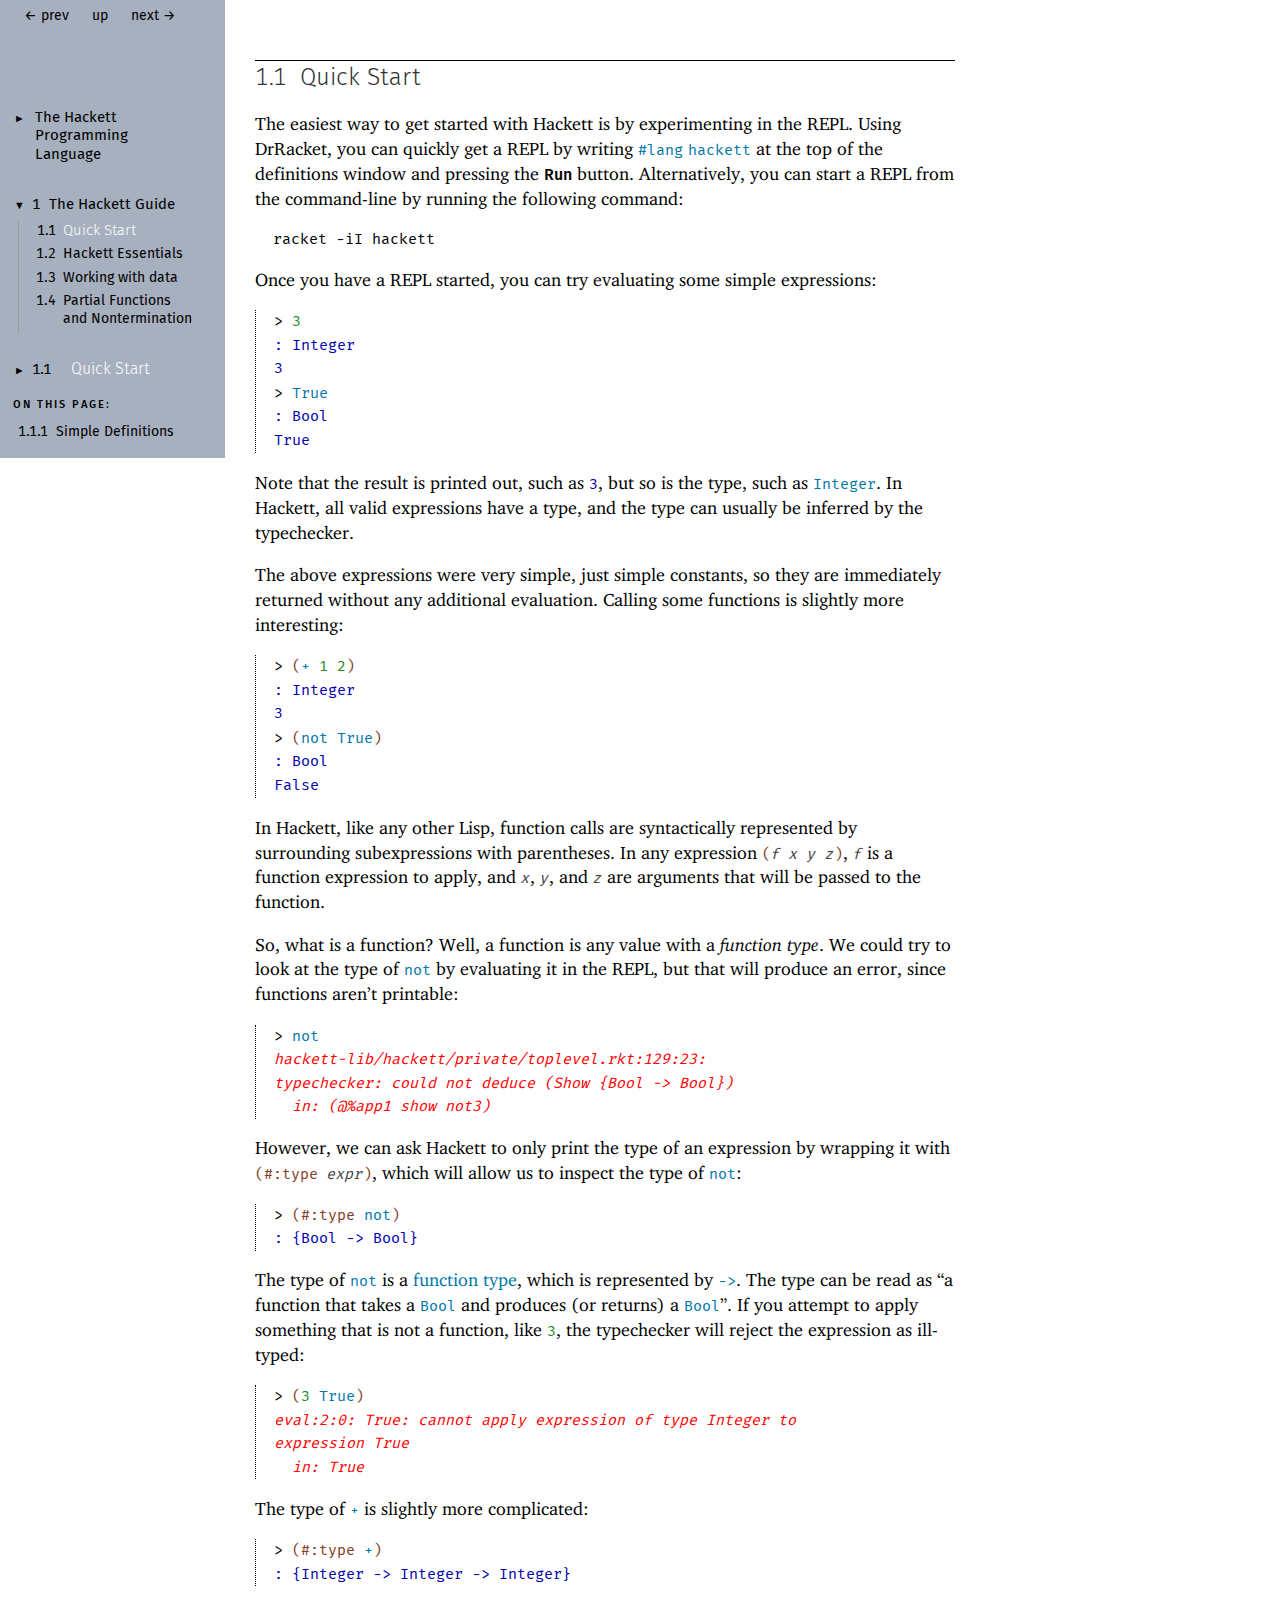
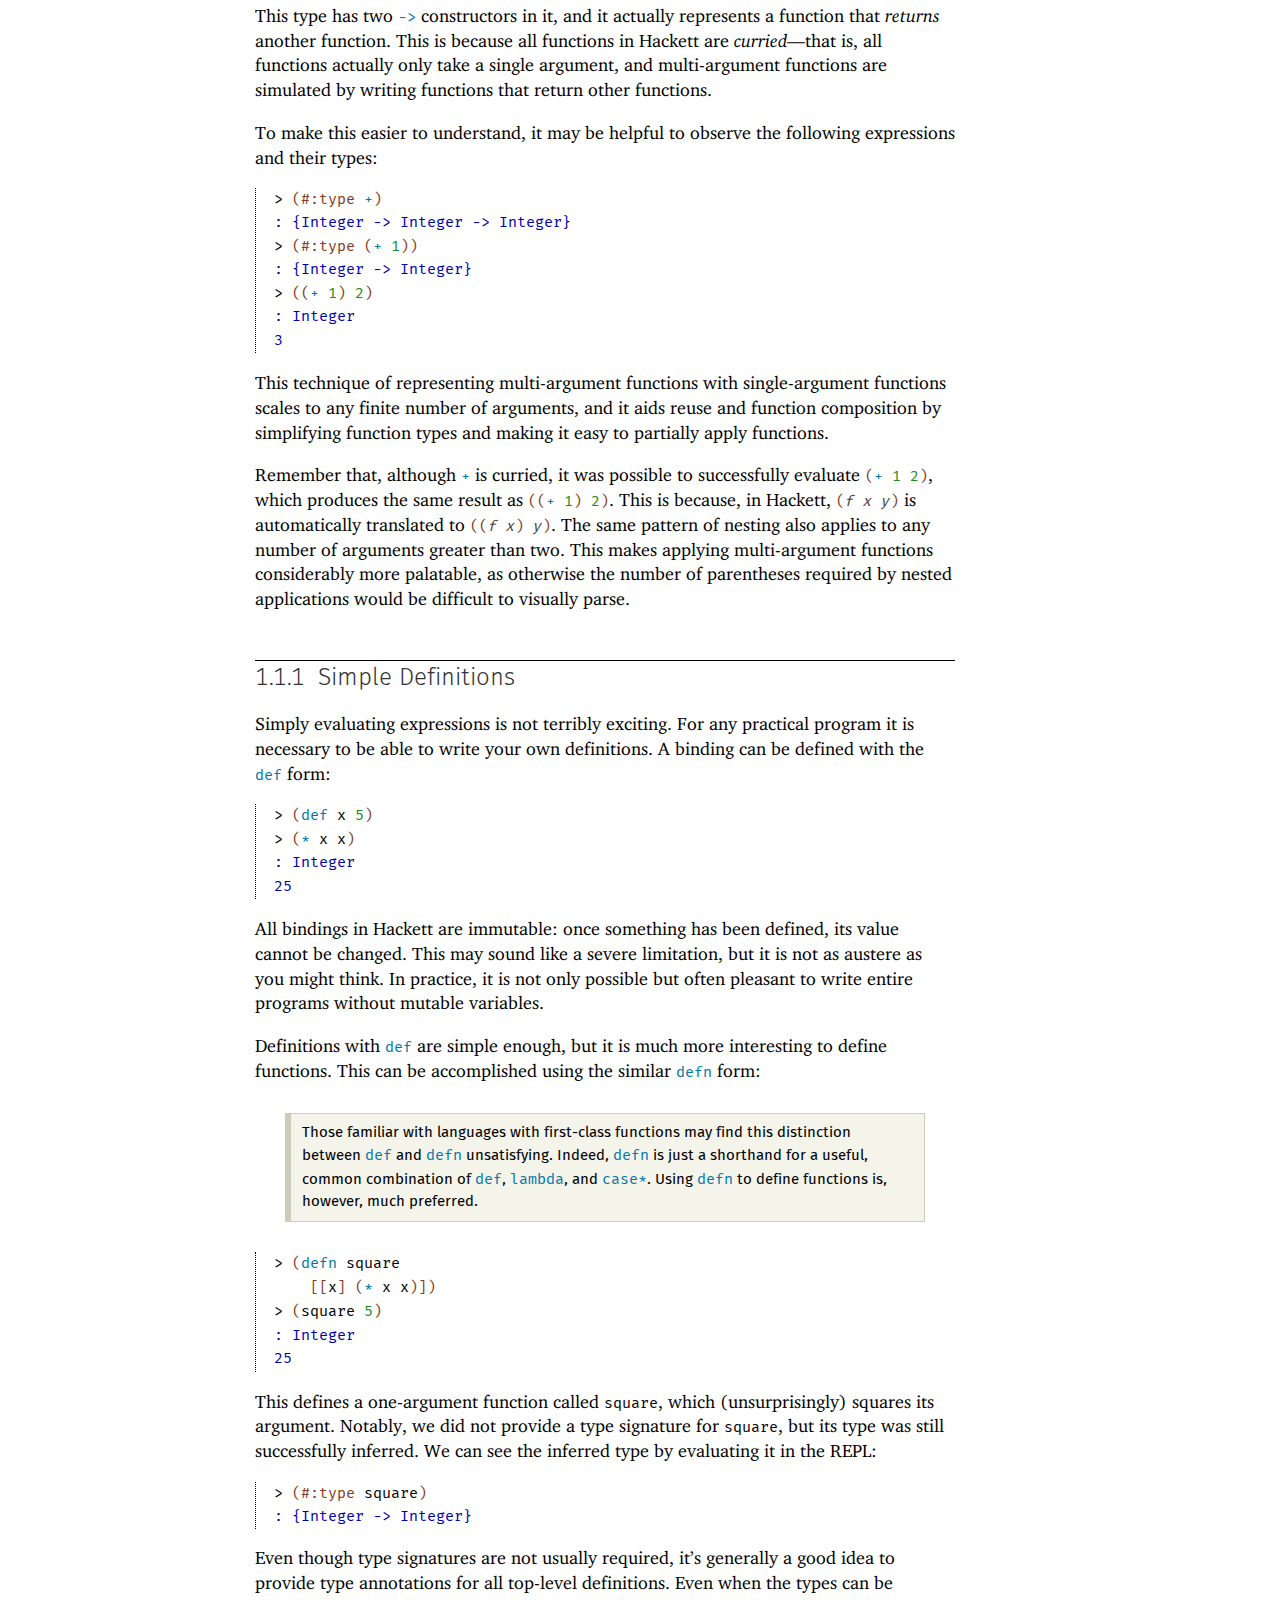
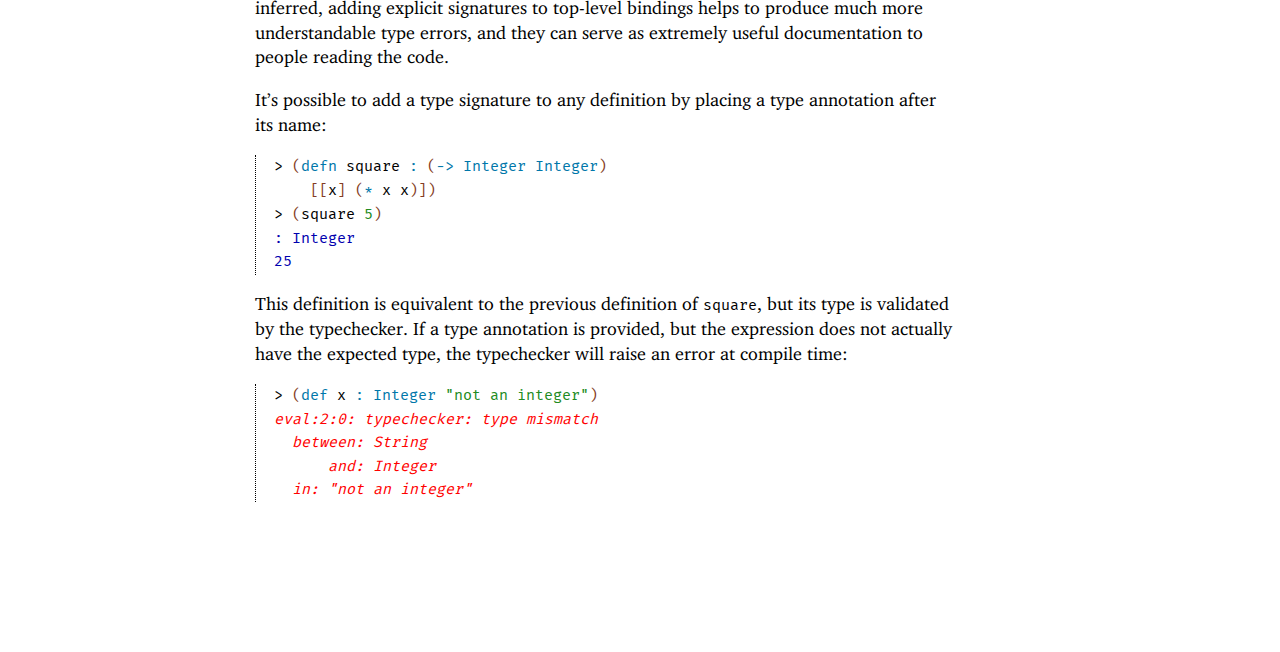
<file: guide-quick-start.html>
<!DOCTYPE html PUBLIC "-//W3C//DTD HTML 4.01 Transitional//EN" "http://www.w3.org/TR/html4/loose.dtd">
<html><head><meta http-equiv="content-type" content="text/html; charset=utf-8"/><meta name="viewport" content="width=device-width, initial-scale=0.8"/><title>1.1&nbsp;Quick Start</title><link rel="stylesheet" type="text/css" href="scribble.css" title="default"/><link rel="stylesheet" type="text/css" href="racket.css" title="default"/><link rel="stylesheet" type="text/css" href="manual-style.css" title="default"/><link rel="stylesheet" type="text/css" href="manual-racket.css" title="default"/><script type="text/javascript" src="scribble-common.js"></script><script type="text/javascript" src="manual-racket.js"></script><!--[if IE 6]><style type="text/css">.SIEHidden { overflow: hidden; }</style><![endif]--></head><body id="scribble-racket-lang-org"><div class="tocset"><div class="tocview"><div class="tocviewlist tocviewlisttopspace"><div class="tocviewtitle"><table cellspacing="0" cellpadding="0"><tr><td style="width: 1em;"><a href="javascript:void(0);" title="Expand/Collapse" class="tocviewtoggle" onclick="TocviewToggle(this,&quot;tocview_0&quot;);">&#9658;</a></td><td></td><td><a href="index.html" class="tocviewlink" data-pltdoc="x">The Hackett Programming Language</a></td></tr></table></div><div class="tocviewsublisttop" style="display: none;" id="tocview_0"><table cellspacing="0" cellpadding="0"><tr><td align="right">1&nbsp;</td><td><a href="guide.html" class="tocviewselflink" data-pltdoc="x">The Hackett Guide</a></td></tr><tr><td align="right">2&nbsp;</td><td><a href="reference.html" class="tocviewlink" data-pltdoc="x">The Hackett Reference</a></td></tr><tr><td align="right"></td><td><a href="doc-index.html" class="tocviewlink" data-pltdoc="x">Index</a></td></tr></table></div></div><div class="tocviewlist"><table cellspacing="0" cellpadding="0"><tr><td style="width: 1em;"><a href="javascript:void(0);" title="Expand/Collapse" class="tocviewtoggle" onclick="TocviewToggle(this,&quot;tocview_1&quot;);">&#9660;</a></td><td>1&nbsp;</td><td><a href="guide.html" class="tocviewlink" data-pltdoc="x">The Hackett Guide</a></td></tr></table><div class="tocviewsublist" style="display: block;" id="tocview_1"><table cellspacing="0" cellpadding="0"><tr><td align="right">1.1&nbsp;</td><td><a href="" class="tocviewselflink" data-pltdoc="x">Quick Start</a></td></tr><tr><td align="right">1.2&nbsp;</td><td><a href="guide-hackett-essentials.html" class="tocviewlink" data-pltdoc="x">Hackett Essentials</a></td></tr><tr><td align="right">1.3&nbsp;</td><td><a href="guide-working-with-data.html" class="tocviewlink" data-pltdoc="x">Working with data</a></td></tr><tr><td align="right">1.4&nbsp;</td><td><a href="guide-bottoms.html" class="tocviewlink" data-pltdoc="x">Partial Functions and Nontermination</a></td></tr></table></div></div><div class="tocviewlist"><table cellspacing="0" cellpadding="0"><tr><td style="width: 1em;"><a href="javascript:void(0);" title="Expand/Collapse" class="tocviewtoggle" onclick="TocviewToggle(this,&quot;tocview_2&quot;);">&#9658;</a></td><td>1.1&nbsp;</td><td><a href="" class="tocviewselflink" data-pltdoc="x">Quick Start</a></td></tr></table><div class="tocviewsublistbottom" style="display: none;" id="tocview_2"><table cellspacing="0" cellpadding="0"><tr><td align="right">1.1.1&nbsp;</td><td><a href="#%28part._guide-quick-start-definitions%29" class="tocviewlink" data-pltdoc="x">Simple Definitions</a></td></tr></table></div></div></div><div class="tocsub"><div class="tocsubtitle">On this page:</div><table class="tocsublist" cellspacing="0"><tr><td><span class="tocsublinknumber">1.1.1<tt>&nbsp;</tt></span><a href="#%28part._guide-quick-start-definitions%29" class="tocsubseclink" data-pltdoc="x">Simple Definitions</a></td></tr></table></div></div><div class="maincolumn"><div class="main"><div class="navsettop"><span class="navleft"><div class="nosearchform"></div>&nbsp;&nbsp;</span><span class="navright">&nbsp;&nbsp;<a href="guide.html" title="backward to &quot;1 The Hackett Guide&quot;" data-pltdoc="x">&larr; prev</a>&nbsp;&nbsp;<a href="guide.html" title="up to &quot;1 The Hackett Guide&quot;" data-pltdoc="x">up</a>&nbsp;&nbsp;<a href="guide-hackett-essentials.html" title="forward to &quot;1.2 Hackett Essentials&quot;" data-pltdoc="x">next &rarr;</a></span>&nbsp;</div><h4>1.1<tt>&nbsp;</tt><a name="(part._guide-quick-start)"></a>Quick Start</h4><p>The easiest way to get started with Hackett is by experimenting in the REPL. Using DrRacket, you can
quickly get a REPL by writing <a href="http://docs.racket-lang.org/guide/Module_Syntax.html#%28part._hash-lang%29" class="RktModLink" data-pltdoc="x"><span class="RktMod">#lang</span></a> <a href="index.html" class="RktModLink" data-pltdoc="x"><span class="RktSym">hackett</span></a> at the top of the definitions
window and pressing the <span class="ssansserif">Run</span> button. Alternatively, you can start a REPL from the
command-line by running the following command:</p><p><span class="hspace">&nbsp;&nbsp;</span><span class="stt">racket -iI hackett</span></p><p>Once you have a REPL started, you can try evaluating some simple expressions:</p><blockquote class="SCodeFlow"><table cellspacing="0" cellpadding="0" class="RktBlk"><tr><td><span class="stt">&gt; </span><span class="RktVal">3</span></td></tr><tr><td><table cellspacing="0" cellpadding="0"><tr><td><p><span class="RktRes">: Integer</span></p></td></tr><tr><td><p><span class="RktRes">3</span></p></td></tr></table></td></tr><tr><td><span class="stt">&gt; </span><span class="RktSym"><a href="reference-datatypes.html#%28def._%28%28lib._hackett%2Fmain..rkt%29._.True%29%29" class="RktValLink" data-pltdoc="x">True</a></span></td></tr><tr><td><table cellspacing="0" cellpadding="0"><tr><td><p><span class="RktRes">: Bool</span></p></td></tr><tr><td><p><span class="RktRes">True</span></p></td></tr></table></td></tr></table></blockquote><p>Note that the result is printed out, such as <span class="RktRes">3</span>, but so is the type, such as
<span class="RktSym"><a href="reference-datatypes.html#%28form._%28%28lib._hackett%2Fmain..rkt%29._~23~25hackett-type~3a.Integer%29%29" class="RktStxLink" data-pltdoc="x">Integer</a></span>. In Hackett, all valid expressions have a type, and the type can usually be
inferred by the typechecker.</p><p>The above expressions were very simple, just simple constants, so they are immediately returned
without any additional evaluation. Calling some functions is slightly more interesting:</p><blockquote class="SCodeFlow"><table cellspacing="0" cellpadding="0" class="RktBlk"><tr><td><span class="stt">&gt; </span><span class="RktPn">(</span><span class="RktSym"><a href="reference-datatypes.html#%28def._%28%28lib._hackett%2Fmain..rkt%29._%2B%29%29" class="RktValLink" data-pltdoc="x">+</a></span><span class="hspace">&nbsp;</span><span class="RktVal">1</span><span class="hspace">&nbsp;</span><span class="RktVal">2</span><span class="RktPn">)</span></td></tr><tr><td><table cellspacing="0" cellpadding="0"><tr><td><p><span class="RktRes">: Integer</span></p></td></tr><tr><td><p><span class="RktRes">3</span></p></td></tr></table></td></tr><tr><td><span class="stt">&gt; </span><span class="RktPn">(</span><span class="RktSym"><a href="reference-datatypes.html#%28def._%28%28lib._hackett%2Fmain..rkt%29._not%29%29" class="RktValLink" data-pltdoc="x">not</a></span><span class="hspace">&nbsp;</span><span class="RktSym"><a href="reference-datatypes.html#%28def._%28%28lib._hackett%2Fmain..rkt%29._.True%29%29" class="RktValLink" data-pltdoc="x">True</a></span><span class="RktPn">)</span></td></tr><tr><td><table cellspacing="0" cellpadding="0"><tr><td><p><span class="RktRes">: Bool</span></p></td></tr><tr><td><p><span class="RktRes">False</span></p></td></tr></table></td></tr></table></blockquote><p>In Hackett, like any other Lisp, function calls are syntactically represented by surrounding
subexpressions with parentheses. In any expression <span class="RktPn">(</span><span class="RktVar">f</span><span class="stt"> </span><span class="RktVar">x</span><span class="stt"> </span><span class="RktVar">y</span><span class="stt"> </span><span class="RktVar">z</span><span class="RktPn">)</span>, <span class="RktVar">f</span> is a function
expression to apply, and <span class="RktVar">x</span>, <span class="RktVar">y</span>, and <span class="RktVar">z</span> are arguments that will be passed
to the function.</p><p>So, what is a function? Well, a function is any value with a <a name="(tech._function._type)"></a><span style="font-style: italic">function type</span>. We could try to
look at the type of <span class="RktSym"><a href="reference-datatypes.html#%28def._%28%28lib._hackett%2Fmain..rkt%29._not%29%29" class="RktValLink" data-pltdoc="x">not</a></span> by evaluating it in the REPL, but that will produce an error, since
functions aren&#8217;t printable:</p><blockquote class="SCodeFlow"><table cellspacing="0" cellpadding="0" class="RktBlk"><tr><td><span class="stt">&gt; </span><span class="RktSym"><a href="reference-datatypes.html#%28def._%28%28lib._hackett%2Fmain..rkt%29._not%29%29" class="RktValLink" data-pltdoc="x">not</a></span></td></tr><tr><td><p><span class="RktErr">hackett-lib/hackett/private/toplevel.rkt:129:23:</span></p></td></tr><tr><td><p><span class="RktErr">typechecker: could not deduce (Show {Bool -&gt; Bool})</span></p></td></tr><tr><td><p><span class="RktErr"></span><span class="hspace">&nbsp;&nbsp;</span><span class="RktErr">in: (@%app1 show not3)</span></p></td></tr></table></blockquote><p>However, we can ask Hackett to only print the type of an expression by wrapping it with
<span class="RktPn">(</span><span class="RktPn">#:type</span><span class="stt"> </span><span class="RktVar">expr</span><span class="RktPn">)</span>, which will allow us to inspect the type of <span class="RktSym"><a href="reference-datatypes.html#%28def._%28%28lib._hackett%2Fmain..rkt%29._not%29%29" class="RktValLink" data-pltdoc="x">not</a></span>:</p><blockquote class="SCodeFlow"><table cellspacing="0" cellpadding="0" class="RktBlk"><tr><td><span class="stt">&gt; </span><span class="RktPn">(</span><span class="RktPn">#:type</span><span class="hspace">&nbsp;</span><span class="RktSym"><a href="reference-datatypes.html#%28def._%28%28lib._hackett%2Fmain..rkt%29._not%29%29" class="RktValLink" data-pltdoc="x">not</a></span><span class="RktPn">)</span></td></tr><tr><td><p><span class="RktRes">: {Bool -&gt; Bool}</span></p></td></tr></table></blockquote><p>The type of <span class="RktSym"><a href="reference-datatypes.html#%28def._%28%28lib._hackett%2Fmain..rkt%29._not%29%29" class="RktValLink" data-pltdoc="x">not</a></span> is a <a href="#%28tech._function._type%29" class="techoutside" data-pltdoc="x"><span class="techinside">function type</span></a>, which is represented by <span class="RktSym"><a href="reference-datatypes.html#%28form._%28%28lib._hackett%2Fmain..rkt%29._~23~25hackett-type~3a-~3e%29%29" class="RktStxLink" data-pltdoc="x"><span class="nobreak">-&gt;</span></a></span>. The type
can be read as &#8220;a function that takes a <span class="RktSym"><a href="reference-datatypes.html#%28def._%28%28lib._hackett%2Fmain..rkt%29._~23~25hackett-type~3a.Bool%29%29" class="RktValLink" data-pltdoc="x">Bool</a></span> and produces (or returns) a <span class="RktSym"><a href="reference-datatypes.html#%28def._%28%28lib._hackett%2Fmain..rkt%29._~23~25hackett-type~3a.Bool%29%29" class="RktValLink" data-pltdoc="x">Bool</a></span>&#8221;.
If you attempt to apply something that is not a function, like <span class="RktVal">3</span>, the typechecker will reject
the expression as ill-typed:</p><blockquote class="SCodeFlow"><table cellspacing="0" cellpadding="0" class="RktBlk"><tr><td><span class="stt">&gt; </span><span class="RktPn">(</span><span class="RktVal">3</span><span class="hspace">&nbsp;</span><span class="RktSym"><a href="reference-datatypes.html#%28def._%28%28lib._hackett%2Fmain..rkt%29._.True%29%29" class="RktValLink" data-pltdoc="x">True</a></span><span class="RktPn">)</span></td></tr><tr><td><p><span class="RktErr">eval:2:0: True: cannot apply expression of type Integer to</span></p></td></tr><tr><td><p><span class="RktErr">expression True</span></p></td></tr><tr><td><p><span class="RktErr"></span><span class="hspace">&nbsp;&nbsp;</span><span class="RktErr">in: True</span></p></td></tr></table></blockquote><p>The type of <span class="RktSym"><a href="reference-datatypes.html#%28def._%28%28lib._hackett%2Fmain..rkt%29._%2B%29%29" class="RktValLink" data-pltdoc="x">+</a></span> is slightly more complicated:</p><blockquote class="SCodeFlow"><table cellspacing="0" cellpadding="0" class="RktBlk"><tr><td><span class="stt">&gt; </span><span class="RktPn">(</span><span class="RktPn">#:type</span><span class="hspace">&nbsp;</span><span class="RktSym"><a href="reference-datatypes.html#%28def._%28%28lib._hackett%2Fmain..rkt%29._%2B%29%29" class="RktValLink" data-pltdoc="x">+</a></span><span class="RktPn">)</span></td></tr><tr><td><p><span class="RktRes">: {Integer -&gt; Integer -&gt; Integer}</span></p></td></tr></table></blockquote><p>This type has two <span class="RktSym"><a href="reference-datatypes.html#%28form._%28%28lib._hackett%2Fmain..rkt%29._~23~25hackett-type~3a-~3e%29%29" class="RktStxLink" data-pltdoc="x"><span class="nobreak">-&gt;</span></a></span> constructors in it, and it actually represents a function that
<span style="font-style: italic">returns</span> another function. This is because all functions in Hackett are <a name="(tech._curried)"></a><span style="font-style: italic">curried</span>&#8212;that
is, all functions actually only take a single argument, and multi-argument functions are simulated by
writing functions that return other functions.</p><p>To make this easier to understand, it may be helpful to observe the following expressions and their
types:</p><blockquote class="SCodeFlow"><table cellspacing="0" cellpadding="0" class="RktBlk"><tr><td><span class="stt">&gt; </span><span class="RktPn">(</span><span class="RktPn">#:type</span><span class="hspace">&nbsp;</span><span class="RktSym"><a href="reference-datatypes.html#%28def._%28%28lib._hackett%2Fmain..rkt%29._%2B%29%29" class="RktValLink" data-pltdoc="x">+</a></span><span class="RktPn">)</span></td></tr><tr><td><p><span class="RktRes">: {Integer -&gt; Integer -&gt; Integer}</span></p></td></tr><tr><td><span class="stt">&gt; </span><span class="RktPn">(</span><span class="RktPn">#:type</span><span class="hspace">&nbsp;</span><span class="RktPn">(</span><span class="RktSym"><a href="reference-datatypes.html#%28def._%28%28lib._hackett%2Fmain..rkt%29._%2B%29%29" class="RktValLink" data-pltdoc="x">+</a></span><span class="hspace">&nbsp;</span><span class="RktVal">1</span><span class="RktPn">)</span><span class="RktPn">)</span></td></tr><tr><td><p><span class="RktRes">: {Integer -&gt; Integer}</span></p></td></tr><tr><td><span class="stt">&gt; </span><span class="RktPn">(</span><span class="RktPn">(</span><span class="RktSym"><a href="reference-datatypes.html#%28def._%28%28lib._hackett%2Fmain..rkt%29._%2B%29%29" class="RktValLink" data-pltdoc="x">+</a></span><span class="hspace">&nbsp;</span><span class="RktVal">1</span><span class="RktPn">)</span><span class="hspace">&nbsp;</span><span class="RktVal">2</span><span class="RktPn">)</span></td></tr><tr><td><table cellspacing="0" cellpadding="0"><tr><td><p><span class="RktRes">: Integer</span></p></td></tr><tr><td><p><span class="RktRes">3</span></p></td></tr></table></td></tr></table></blockquote><p>This technique of representing multi-argument functions with single-argument functions scales to any
finite number of arguments, and it aids reuse and function composition by simplifying function types
and making it easy to partially apply functions.</p><p>Remember that, although <span class="RktSym"><a href="reference-datatypes.html#%28def._%28%28lib._hackett%2Fmain..rkt%29._%2B%29%29" class="RktValLink" data-pltdoc="x">+</a></span> is curried, it was possible to successfully evaluate
<span class="RktPn">(</span><span class="RktSym"><a href="reference-datatypes.html#%28def._%28%28lib._hackett%2Fmain..rkt%29._%2B%29%29" class="RktValLink" data-pltdoc="x">+</a></span><span class="stt"> </span><span class="RktVal">1</span><span class="stt"> </span><span class="RktVal">2</span><span class="RktPn">)</span>, which produces the same result as <span class="RktPn">(</span><span class="RktPn">(</span><span class="RktSym"><a href="reference-datatypes.html#%28def._%28%28lib._hackett%2Fmain..rkt%29._%2B%29%29" class="RktValLink" data-pltdoc="x">+</a></span><span class="stt"> </span><span class="RktVal">1</span><span class="RktPn">)</span><span class="stt"> </span><span class="RktVal">2</span><span class="RktPn">)</span>. This is because, in Hackett,
<span class="RktPn">(</span><span class="RktVar">f</span><span class="stt"> </span><span class="RktVar">x</span><span class="stt"> </span><span class="RktVar">y</span><span class="RktPn">)</span> is automatically translated to <span class="RktPn">(</span><span class="RktPn">(</span><span class="RktVar">f</span><span class="stt"> </span><span class="RktVar">x</span><span class="RktPn">)</span><span class="stt"> </span><span class="RktVar">y</span><span class="RktPn">)</span>. The same pattern of nesting
also applies to any number of arguments greater than two. This makes applying multi-argument functions
considerably more palatable, as otherwise the number of parentheses required by nested applications
would be difficult to visually parse.</p><h5>1.1.1<tt>&nbsp;</tt><a name="(part._guide-quick-start-definitions)"></a>Simple Definitions</h5><p>Simply evaluating expressions is not terribly exciting. For any practical program it is necessary to
be able to write your own definitions. A binding can be defined with the <span class="RktSym"><a href="reference-syntactic-forms.html#%28form._%28%28lib._hackett%2Fmain..rkt%29._def%29%29" class="RktStxLink" data-pltdoc="x">def</a></span> form:</p><blockquote class="SCodeFlow"><table cellspacing="0" cellpadding="0" class="RktBlk"><tr><td><span class="stt">&gt; </span><span class="RktPn">(</span><span class="RktSym"><a href="reference-syntactic-forms.html#%28form._%28%28lib._hackett%2Fmain..rkt%29._def%29%29" class="RktStxLink" data-pltdoc="x">def</a></span><span class="hspace">&nbsp;</span><span class="RktSym">x</span><span class="hspace">&nbsp;</span><span class="RktVal">5</span><span class="RktPn">)</span></td></tr><tr><td><span class="stt">&gt; </span><span class="RktPn">(</span><span class="RktSym"><a href="reference-datatypes.html#%28def._%28%28lib._hackett%2Fmain..rkt%29._%2A%29%29" class="RktValLink" data-pltdoc="x">*</a></span><span class="hspace">&nbsp;</span><span class="RktSym">x</span><span class="hspace">&nbsp;</span><span class="RktSym">x</span><span class="RktPn">)</span></td></tr><tr><td><table cellspacing="0" cellpadding="0"><tr><td><p><span class="RktRes">: Integer</span></p></td></tr><tr><td><p><span class="RktRes">25</span></p></td></tr></table></td></tr></table></blockquote><p>All bindings in Hackett are immutable: once something has been defined, its value cannot be changed.
This may sound like a severe limitation, but it is not as austere as you might think. In practice, it
is not only possible but often pleasant to write entire programs without mutable variables.</p><p>Definitions with <span class="RktSym"><a href="reference-syntactic-forms.html#%28form._%28%28lib._hackett%2Fmain..rkt%29._def%29%29" class="RktStxLink" data-pltdoc="x">def</a></span> are simple enough, but it is much more interesting to define functions.
This can be accomplished using the similar <span class="RktSym"><a href="reference-syntactic-forms.html#%28form._%28%28lib._hackett%2Fmain..rkt%29._defn%29%29" class="RktStxLink" data-pltdoc="x">defn</a></span> form:</p><blockquote class="refpara"><blockquote class="refcolumn"><blockquote class="refcontent"><p>Those familiar with languages with first-class functions may find this distinction between
<span class="RktSym"><a href="reference-syntactic-forms.html#%28form._%28%28lib._hackett%2Fmain..rkt%29._def%29%29" class="RktStxLink" data-pltdoc="x">def</a></span> and <span class="RktSym"><a href="reference-syntactic-forms.html#%28form._%28%28lib._hackett%2Fmain..rkt%29._defn%29%29" class="RktStxLink" data-pltdoc="x">defn</a></span> unsatisfying. Indeed, <span class="RktSym"><a href="reference-syntactic-forms.html#%28form._%28%28lib._hackett%2Fmain..rkt%29._defn%29%29" class="RktStxLink" data-pltdoc="x">defn</a></span> is just a shorthand for a useful,
common combination of <span class="RktSym"><a href="reference-syntactic-forms.html#%28form._%28%28lib._hackett%2Fmain..rkt%29._def%29%29" class="RktStxLink" data-pltdoc="x">def</a></span>, <span class="RktSym"><a href="reference-syntactic-forms.html#%28form._%28%28lib._hackett%2Fmain..rkt%29._lambda%29%29" class="RktStxLink" data-pltdoc="x">lambda</a></span>, and <span class="RktSym"><a href="reference-syntactic-forms.html#%28form._%28%28lib._hackett%2Fmain..rkt%29._case%2A%29%29" class="RktStxLink" data-pltdoc="x">case*</a></span>. Using <span class="RktSym"><a href="reference-syntactic-forms.html#%28form._%28%28lib._hackett%2Fmain..rkt%29._defn%29%29" class="RktStxLink" data-pltdoc="x">defn</a></span> to
define functions is, however, much preferred.</p></blockquote></blockquote></blockquote><blockquote class="SCodeFlow"><table cellspacing="0" cellpadding="0" class="RktBlk"><tr><td><table cellspacing="0" cellpadding="0" class="RktBlk"><tr><td><span class="stt">&gt; </span><span class="RktPn">(</span><span class="RktSym"><a href="reference-syntactic-forms.html#%28form._%28%28lib._hackett%2Fmain..rkt%29._defn%29%29" class="RktStxLink" data-pltdoc="x">defn</a></span><span class="hspace">&nbsp;</span><span class="RktSym">square</span></td></tr><tr><td><span class="hspace">&nbsp;&nbsp;</span><span class="hspace">&nbsp;&nbsp;</span><span class="RktPn">[</span><span class="RktPn">[</span><span class="RktSym">x</span><span class="RktPn">]</span><span class="hspace">&nbsp;</span><span class="RktPn">(</span><span class="RktSym"><a href="reference-datatypes.html#%28def._%28%28lib._hackett%2Fmain..rkt%29._%2A%29%29" class="RktValLink" data-pltdoc="x">*</a></span><span class="hspace">&nbsp;</span><span class="RktSym">x</span><span class="hspace">&nbsp;</span><span class="RktSym">x</span><span class="RktPn">)</span><span class="RktPn">]</span><span class="RktPn">)</span></td></tr></table></td></tr><tr><td><span class="stt">&gt; </span><span class="RktPn">(</span><span class="RktSym">square</span><span class="hspace">&nbsp;</span><span class="RktVal">5</span><span class="RktPn">)</span></td></tr><tr><td><table cellspacing="0" cellpadding="0"><tr><td><p><span class="RktRes">: Integer</span></p></td></tr><tr><td><p><span class="RktRes">25</span></p></td></tr></table></td></tr></table></blockquote><p>This defines a one-argument function called <span class="RktSym">square</span>, which (unsurprisingly) squares its
argument. Notably, we did not provide a type signature for <span class="RktSym">square</span>, but its type was still
successfully inferred. We can see the inferred type by evaluating it in the REPL:</p><blockquote class="SCodeFlow"><table cellspacing="0" cellpadding="0" class="RktBlk"><tr><td><span class="stt">&gt; </span><span class="RktPn">(</span><span class="RktPn">#:type</span><span class="hspace">&nbsp;</span><span class="RktSym">square</span><span class="RktPn">)</span></td></tr><tr><td><p><span class="RktRes">: {Integer -&gt; Integer}</span></p></td></tr></table></blockquote><p>Even though type signatures are not usually required, it&#8217;s generally a good idea to provide type
annotations for all top-level definitions. Even when the types can be inferred, adding explicit
signatures to top-level bindings helps to produce much more understandable type errors, and they can
serve as extremely useful documentation to people reading the code.</p><p>It&#8217;s possible to add a type signature to any definition by placing a type annotation after its name:</p><blockquote class="SCodeFlow"><table cellspacing="0" cellpadding="0" class="RktBlk"><tr><td><table cellspacing="0" cellpadding="0" class="RktBlk"><tr><td><span class="stt">&gt; </span><span class="RktPn">(</span><span class="RktSym"><a href="reference-syntactic-forms.html#%28form._%28%28lib._hackett%2Fmain..rkt%29._defn%29%29" class="RktStxLink" data-pltdoc="x">defn</a></span><span class="hspace">&nbsp;</span><span class="RktSym">square</span><span class="hspace">&nbsp;</span><span class="RktSym"><a href="reference-syntactic-forms.html#%28form._%28%28lib._hackett%2Fmain..rkt%29._~3a%29%29" class="RktStxLink" data-pltdoc="x">:</a></span><span class="hspace">&nbsp;</span><span class="RktPn">(</span><span class="RktSym"><a href="reference-datatypes.html#%28form._%28%28lib._hackett%2Fmain..rkt%29._~23~25hackett-type~3a-~3e%29%29" class="RktStxLink" data-pltdoc="x"><span class="nobreak">-&gt;</span></a></span><span class="hspace">&nbsp;</span><span class="RktSym"><a href="reference-datatypes.html#%28form._%28%28lib._hackett%2Fmain..rkt%29._~23~25hackett-type~3a.Integer%29%29" class="RktStxLink" data-pltdoc="x">Integer</a></span><span class="hspace">&nbsp;</span><span class="RktSym"><a href="reference-datatypes.html#%28form._%28%28lib._hackett%2Fmain..rkt%29._~23~25hackett-type~3a.Integer%29%29" class="RktStxLink" data-pltdoc="x">Integer</a></span><span class="RktPn">)</span></td></tr><tr><td><span class="hspace">&nbsp;&nbsp;</span><span class="hspace">&nbsp;&nbsp;</span><span class="RktPn">[</span><span class="RktPn">[</span><span class="RktSym">x</span><span class="RktPn">]</span><span class="hspace">&nbsp;</span><span class="RktPn">(</span><span class="RktSym"><a href="reference-datatypes.html#%28def._%28%28lib._hackett%2Fmain..rkt%29._%2A%29%29" class="RktValLink" data-pltdoc="x">*</a></span><span class="hspace">&nbsp;</span><span class="RktSym">x</span><span class="hspace">&nbsp;</span><span class="RktSym">x</span><span class="RktPn">)</span><span class="RktPn">]</span><span class="RktPn">)</span></td></tr></table></td></tr><tr><td><span class="stt">&gt; </span><span class="RktPn">(</span><span class="RktSym">square</span><span class="hspace">&nbsp;</span><span class="RktVal">5</span><span class="RktPn">)</span></td></tr><tr><td><table cellspacing="0" cellpadding="0"><tr><td><p><span class="RktRes">: Integer</span></p></td></tr><tr><td><p><span class="RktRes">25</span></p></td></tr></table></td></tr></table></blockquote><p>This definition is equivalent to the previous definition of <span class="RktSym">square</span>, but its type is validated
by the typechecker. If a type annotation is provided, but the expression does not actually have the
expected type, the typechecker will raise an error at compile time:</p><blockquote class="SCodeFlow"><table cellspacing="0" cellpadding="0" class="RktBlk"><tr><td><span class="stt">&gt; </span><span class="RktPn">(</span><span class="RktSym"><a href="reference-syntactic-forms.html#%28form._%28%28lib._hackett%2Fmain..rkt%29._def%29%29" class="RktStxLink" data-pltdoc="x">def</a></span><span class="hspace">&nbsp;</span><span class="RktSym">x</span><span class="hspace">&nbsp;</span><span class="RktSym"><a href="reference-syntactic-forms.html#%28form._%28%28lib._hackett%2Fmain..rkt%29._~3a%29%29" class="RktStxLink" data-pltdoc="x">:</a></span><span class="hspace">&nbsp;</span><span class="RktSym"><a href="reference-datatypes.html#%28form._%28%28lib._hackett%2Fmain..rkt%29._~23~25hackett-type~3a.Integer%29%29" class="RktStxLink" data-pltdoc="x">Integer</a></span><span class="hspace">&nbsp;</span><span class="RktVal">"not an integer"</span><span class="RktPn">)</span></td></tr><tr><td><p><span class="RktErr">eval:2:0: typechecker: type mismatch</span></p></td></tr><tr><td><p><span class="RktErr"></span><span class="hspace">&nbsp;&nbsp;</span><span class="RktErr">between: String</span></p></td></tr><tr><td><p><span class="RktErr"></span><span class="hspace">&nbsp;&nbsp;</span><span class="RktErr"></span><span class="hspace">&nbsp;&nbsp;</span><span class="RktErr"></span><span class="hspace">&nbsp;&nbsp;</span><span class="RktErr">and: Integer</span></p></td></tr><tr><td><p><span class="RktErr"></span><span class="hspace">&nbsp;&nbsp;</span><span class="RktErr">in: "not an integer"</span></p></td></tr></table></blockquote><div class="navsetbottom"><span class="navleft"><div class="nosearchform"></div>&nbsp;&nbsp;</span><span class="navright">&nbsp;&nbsp;<a href="guide.html" title="backward to &quot;1 The Hackett Guide&quot;" data-pltdoc="x">&larr; prev</a>&nbsp;&nbsp;<a href="guide.html" title="up to &quot;1 The Hackett Guide&quot;" data-pltdoc="x">up</a>&nbsp;&nbsp;<a href="guide-hackett-essentials.html" title="forward to &quot;1.2 Hackett Essentials&quot;" data-pltdoc="x">next &rarr;</a></span>&nbsp;</div></div></div><div id="contextindicator">&nbsp;</div></body></html>
</file>
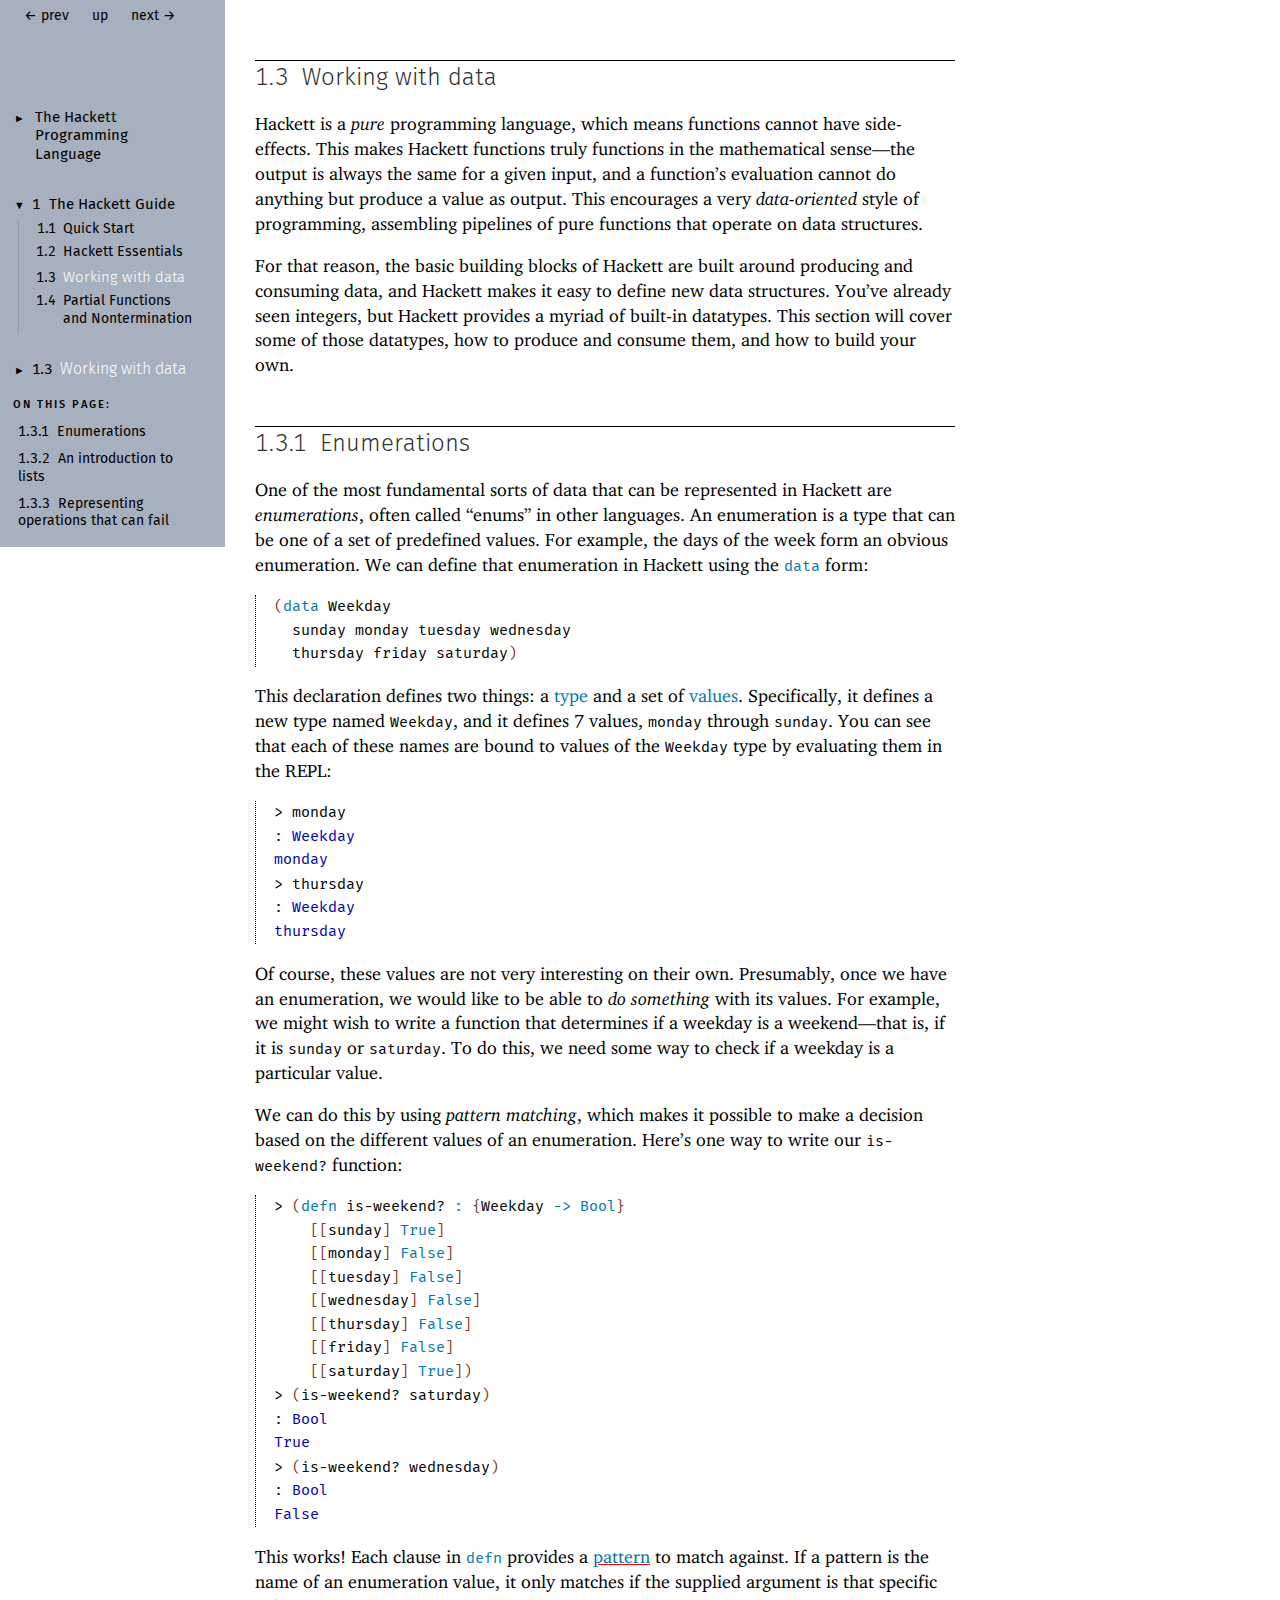
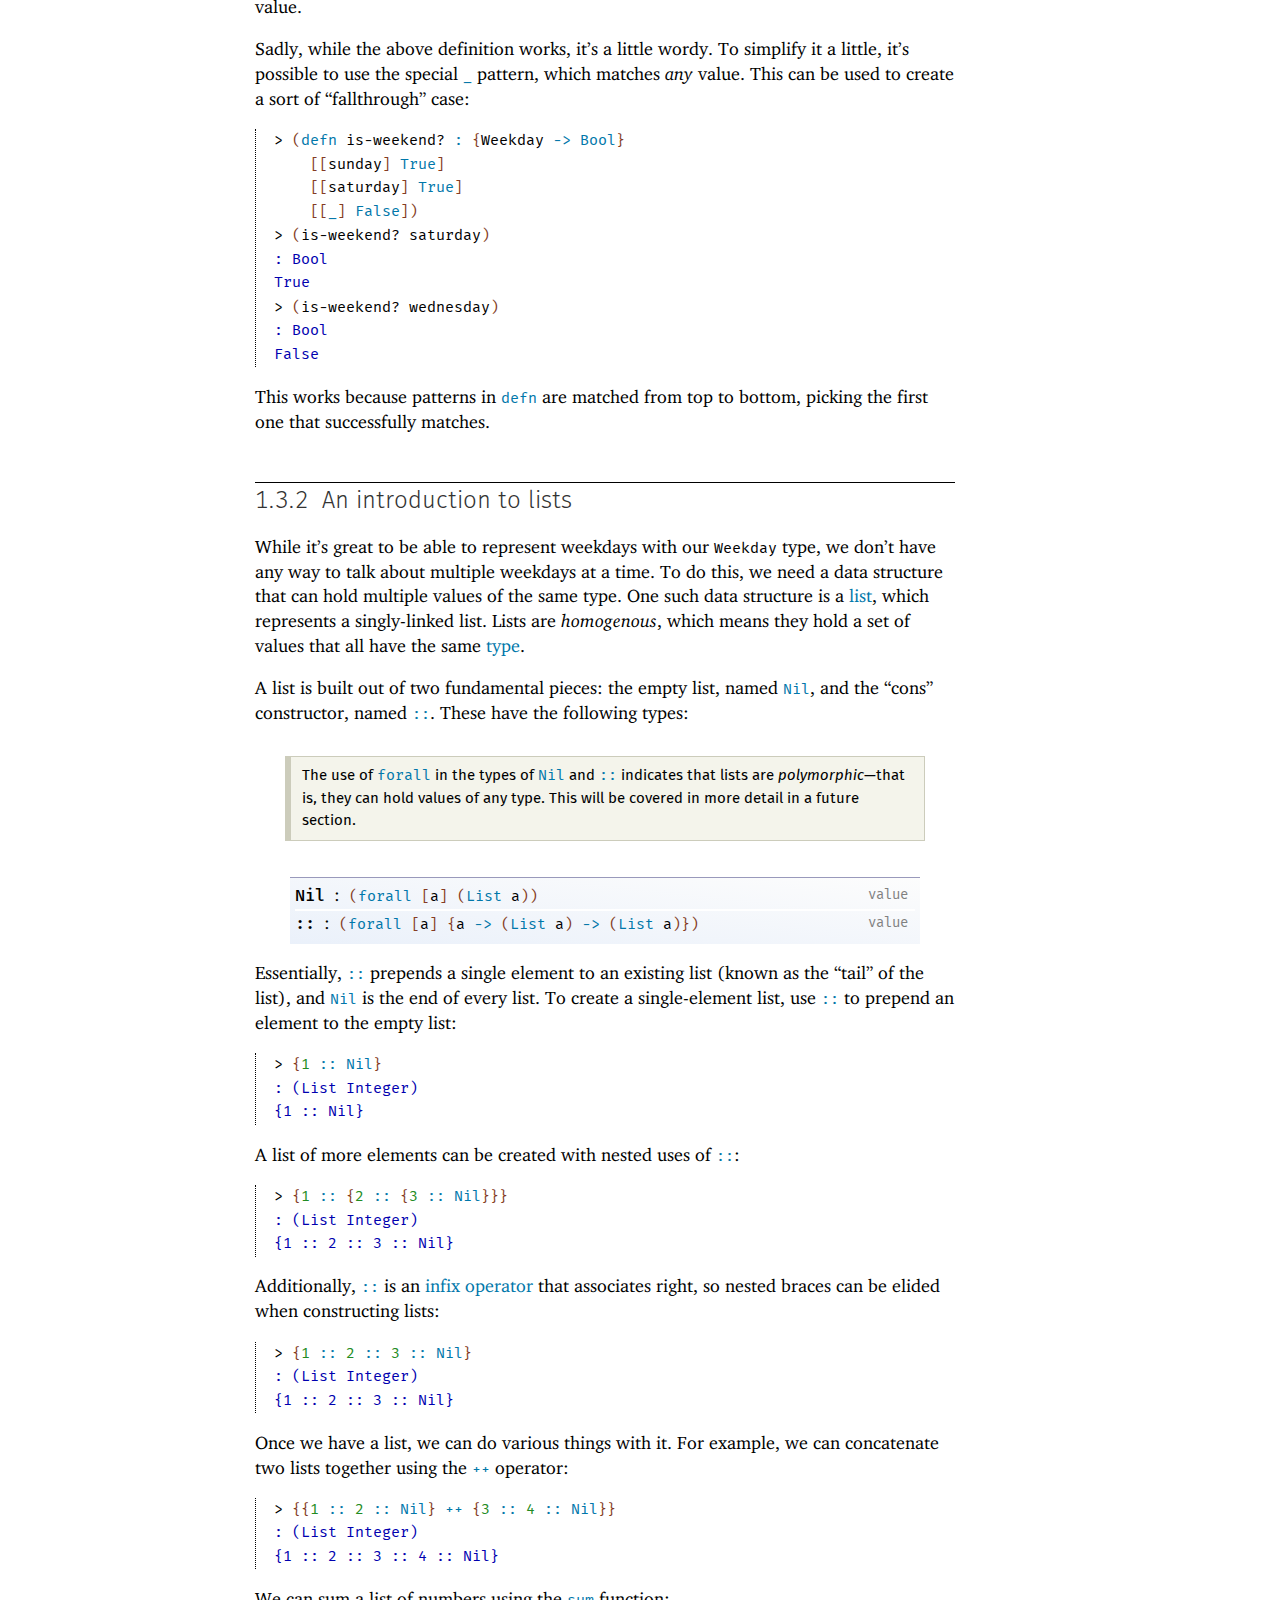
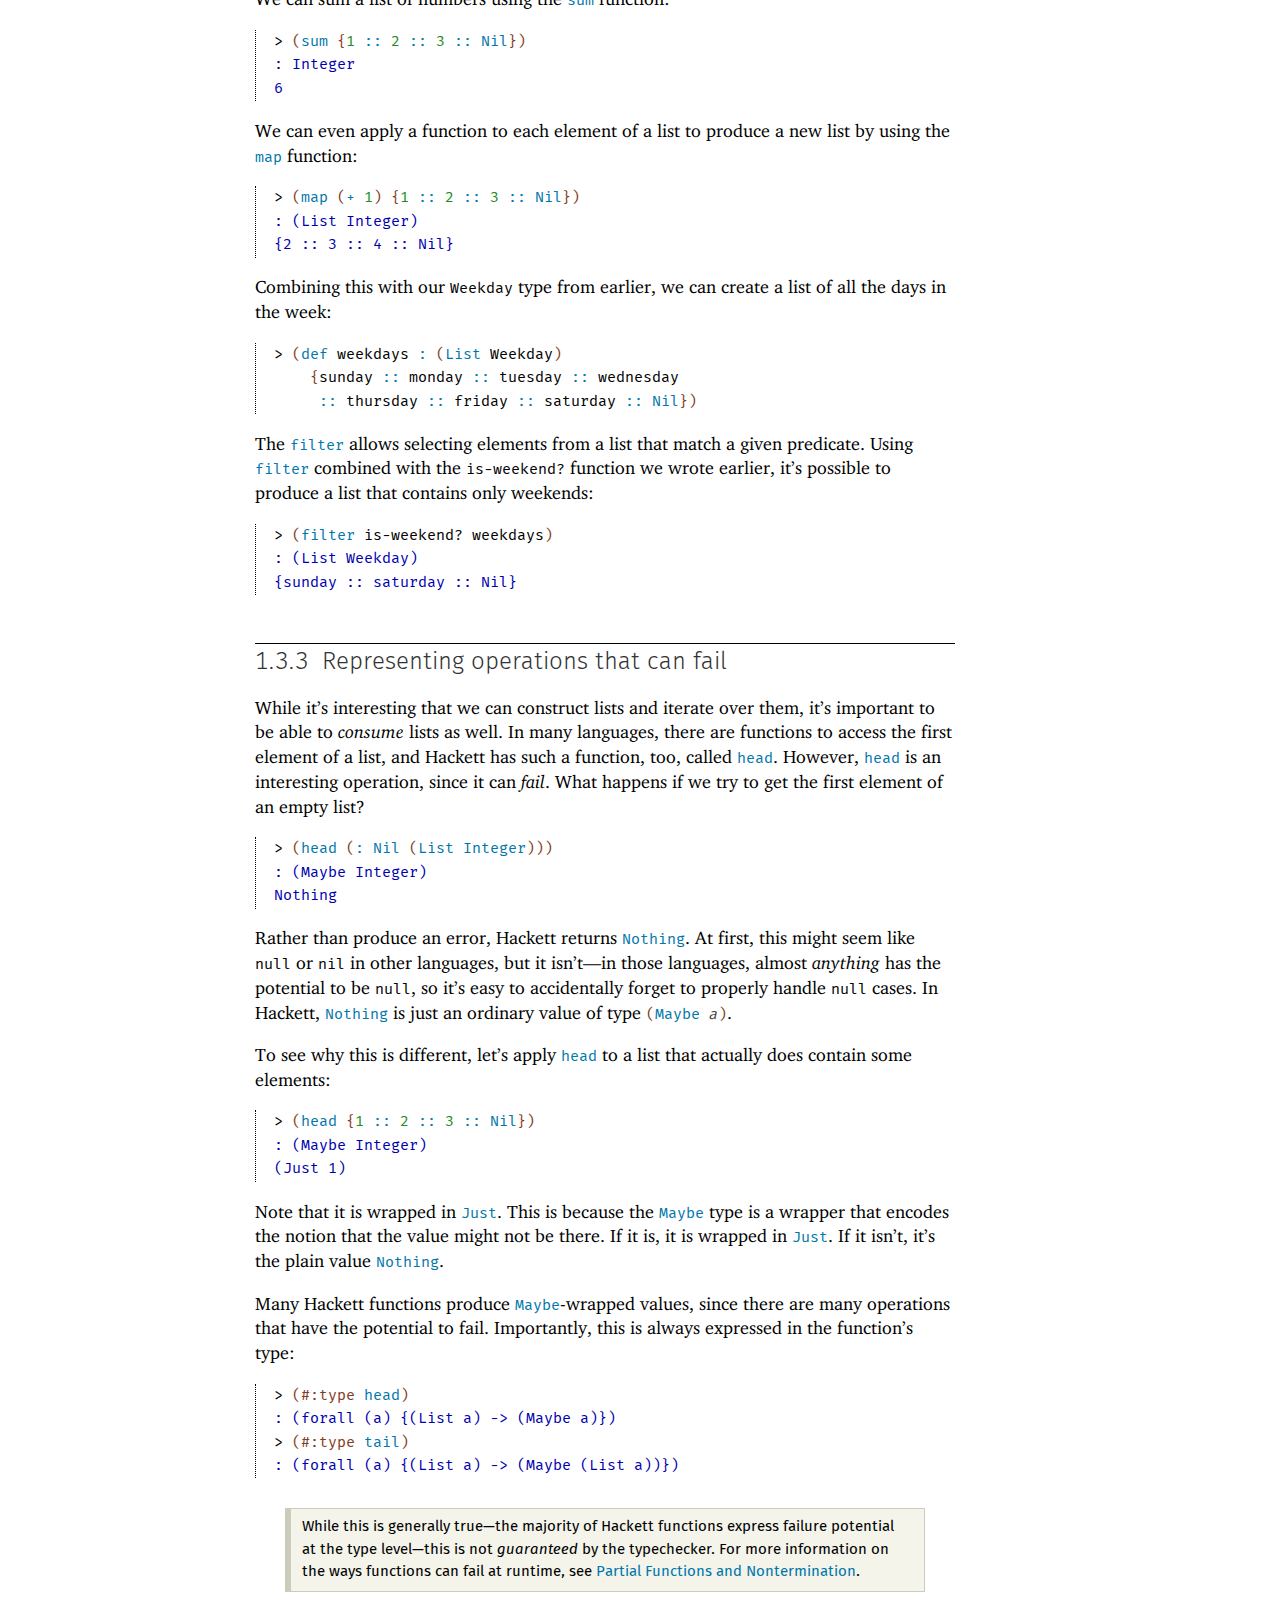
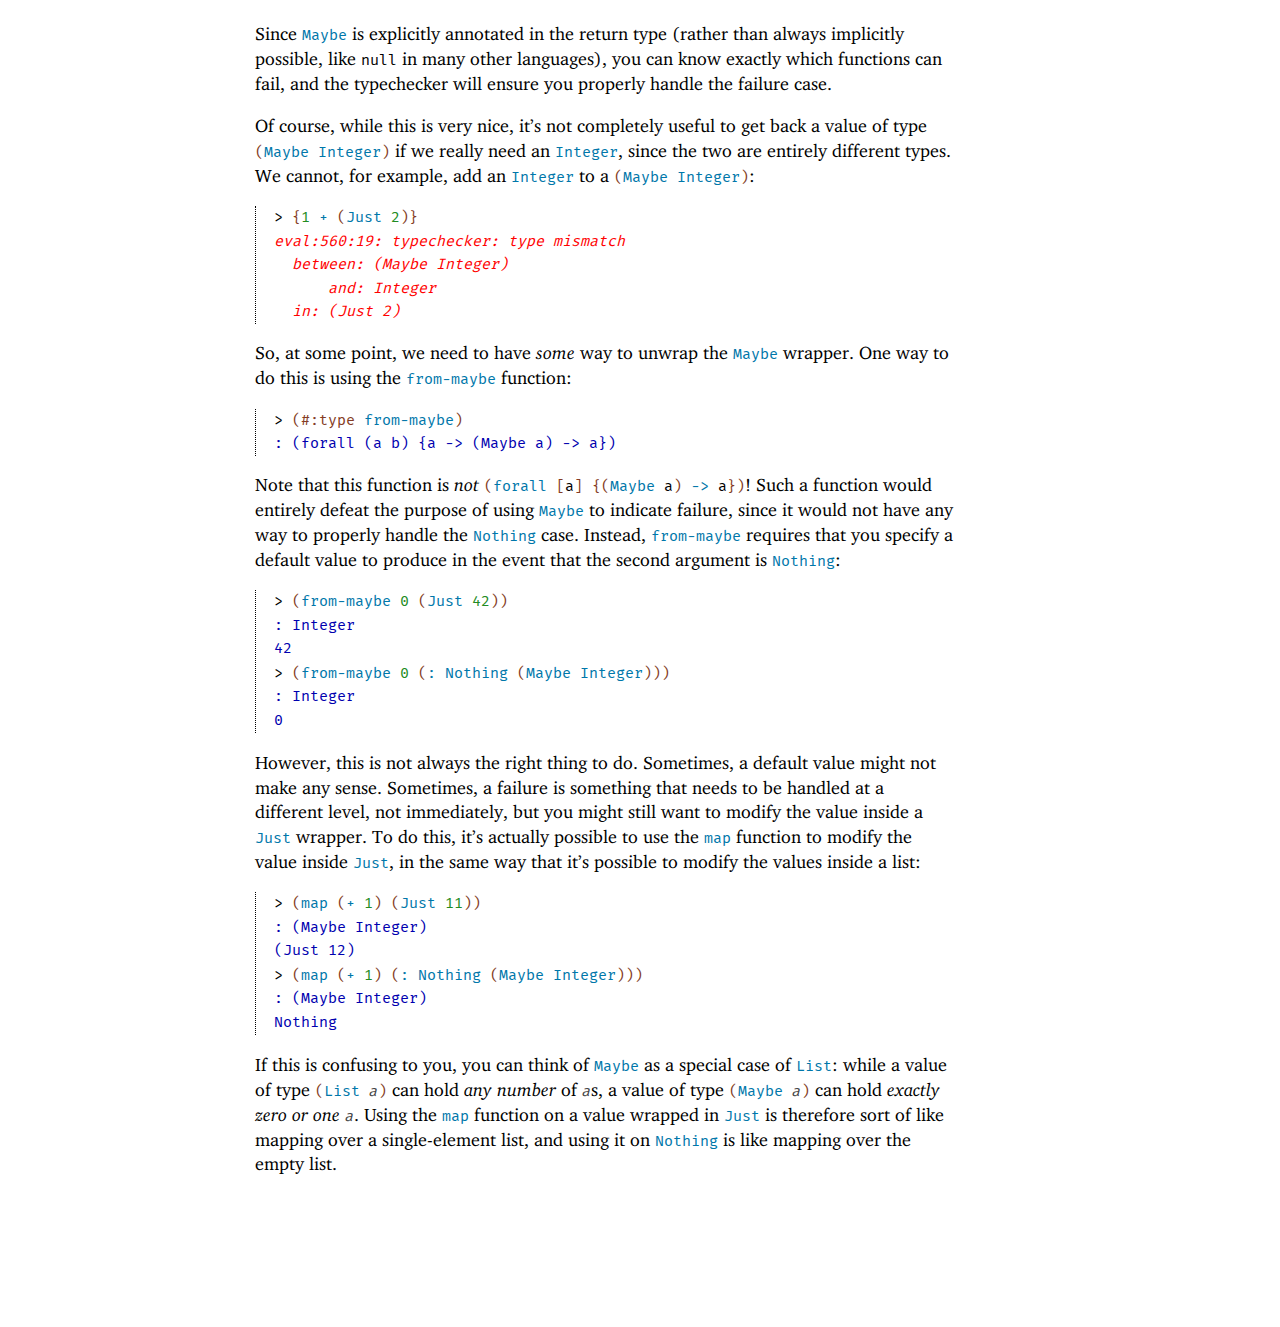
<file: guide-working-with-data.html>
<!DOCTYPE html PUBLIC "-//W3C//DTD HTML 4.01 Transitional//EN" "http://www.w3.org/TR/html4/loose.dtd">
<html><head><meta http-equiv="content-type" content="text/html; charset=utf-8"/><meta name="viewport" content="width=device-width, initial-scale=0.8"/><title>1.3&nbsp;Working with data</title><link rel="stylesheet" type="text/css" href="scribble.css" title="default"/><link rel="stylesheet" type="text/css" href="racket.css" title="default"/><link rel="stylesheet" type="text/css" href="manual-style.css" title="default"/><link rel="stylesheet" type="text/css" href="manual-racket.css" title="default"/><script type="text/javascript" src="scribble-common.js"></script><script type="text/javascript" src="manual-racket.js"></script><!--[if IE 6]><style type="text/css">.SIEHidden { overflow: hidden; }</style><![endif]--></head><body id="scribble-racket-lang-org"><div class="tocset"><div class="tocview"><div class="tocviewlist tocviewlisttopspace"><div class="tocviewtitle"><table cellspacing="0" cellpadding="0"><tr><td style="width: 1em;"><a href="javascript:void(0);" title="Expand/Collapse" class="tocviewtoggle" onclick="TocviewToggle(this,&quot;tocview_0&quot;);">&#9658;</a></td><td></td><td><a href="index.html" class="tocviewlink" data-pltdoc="x">The Hackett Programming Language</a></td></tr></table></div><div class="tocviewsublisttop" style="display: none;" id="tocview_0"><table cellspacing="0" cellpadding="0"><tr><td align="right">1&nbsp;</td><td><a href="guide.html" class="tocviewselflink" data-pltdoc="x">The Hackett Guide</a></td></tr><tr><td align="right">2&nbsp;</td><td><a href="reference.html" class="tocviewlink" data-pltdoc="x">The Hackett Reference</a></td></tr><tr><td align="right"></td><td><a href="doc-index.html" class="tocviewlink" data-pltdoc="x">Index</a></td></tr></table></div></div><div class="tocviewlist"><table cellspacing="0" cellpadding="0"><tr><td style="width: 1em;"><a href="javascript:void(0);" title="Expand/Collapse" class="tocviewtoggle" onclick="TocviewToggle(this,&quot;tocview_1&quot;);">&#9660;</a></td><td>1&nbsp;</td><td><a href="guide.html" class="tocviewlink" data-pltdoc="x">The Hackett Guide</a></td></tr></table><div class="tocviewsublist" style="display: block;" id="tocview_1"><table cellspacing="0" cellpadding="0"><tr><td align="right">1.1&nbsp;</td><td><a href="guide-quick-start.html" class="tocviewlink" data-pltdoc="x">Quick Start</a></td></tr><tr><td align="right">1.2&nbsp;</td><td><a href="guide-hackett-essentials.html" class="tocviewlink" data-pltdoc="x">Hackett Essentials</a></td></tr><tr><td align="right">1.3&nbsp;</td><td><a href="" class="tocviewselflink" data-pltdoc="x">Working with data</a></td></tr><tr><td align="right">1.4&nbsp;</td><td><a href="guide-bottoms.html" class="tocviewlink" data-pltdoc="x">Partial Functions and Nontermination</a></td></tr></table></div></div><div class="tocviewlist"><table cellspacing="0" cellpadding="0"><tr><td style="width: 1em;"><a href="javascript:void(0);" title="Expand/Collapse" class="tocviewtoggle" onclick="TocviewToggle(this,&quot;tocview_2&quot;);">&#9658;</a></td><td>1.3&nbsp;</td><td><a href="" class="tocviewselflink" data-pltdoc="x">Working with data</a></td></tr></table><div class="tocviewsublistbottom" style="display: none;" id="tocview_2"><table cellspacing="0" cellpadding="0"><tr><td align="right">1.3.1&nbsp;</td><td><a href="#%28part._guide-enumerations%29" class="tocviewlink" data-pltdoc="x">Enumerations</a></td></tr><tr><td align="right">1.3.2&nbsp;</td><td><a href="#%28part._guide-intro-to-lists%29" class="tocviewlink" data-pltdoc="x">An introduction to lists</a></td></tr><tr><td align="right">1.3.3&nbsp;</td><td><a href="#%28part._guide-intro-to-maybe%29" class="tocviewlink" data-pltdoc="x">Representing operations that can fail</a></td></tr></table></div></div></div><div class="tocsub"><div class="tocsubtitle">On this page:</div><table class="tocsublist" cellspacing="0"><tr><td><span class="tocsublinknumber">1.3.1<tt>&nbsp;</tt></span><a href="#%28part._guide-enumerations%29" class="tocsubseclink" data-pltdoc="x">Enumerations</a></td></tr><tr><td><span class="tocsublinknumber">1.3.2<tt>&nbsp;</tt></span><a href="#%28part._guide-intro-to-lists%29" class="tocsubseclink" data-pltdoc="x">An introduction to lists</a></td></tr><tr><td><span class="tocsublinknumber">1.3.3<tt>&nbsp;</tt></span><a href="#%28part._guide-intro-to-maybe%29" class="tocsubseclink" data-pltdoc="x">Representing operations that can fail</a></td></tr></table></div></div><div class="maincolumn"><div class="main"><div class="navsettop"><span class="navleft"><div class="nosearchform"></div>&nbsp;&nbsp;</span><span class="navright">&nbsp;&nbsp;<a href="guide-hackett-essentials.html" title="backward to &quot;1.2 Hackett Essentials&quot;" data-pltdoc="x">&larr; prev</a>&nbsp;&nbsp;<a href="guide.html" title="up to &quot;1 The Hackett Guide&quot;" data-pltdoc="x">up</a>&nbsp;&nbsp;<a href="guide-bottoms.html" title="forward to &quot;1.4 Partial Functions and Nontermination&quot;" data-pltdoc="x">next &rarr;</a></span>&nbsp;</div><h4>1.3<tt>&nbsp;</tt><a name="(part._guide-working-with-data)"></a>Working with data</h4><p>Hackett is a <span style="font-style: italic">pure</span> programming language, which means functions cannot have side-effects. This
makes Hackett functions truly functions in the mathematical sense&#8212;the output is always the same for a
given input, and a function&#8217;s evaluation cannot do anything but produce a value as output. This
encourages a very <span style="font-style: italic">data-oriented</span> style of programming, assembling pipelines of pure functions
that operate on data structures.</p><p>For that reason, the basic building blocks of Hackett are built around producing and consuming data,
and Hackett makes it easy to define new data structures. You&#8217;ve already seen integers, but Hackett
provides a myriad of built-in datatypes. This section will cover some of those datatypes, how to
produce and consume them, and how to build your own.</p><h5>1.3.1<tt>&nbsp;</tt><a name="(part._guide-enumerations)"></a>Enumerations</h5><p>One of the most fundamental sorts of data that can be represented in Hackett are
<span style="font-style: italic">enumerations</span>, often called &#8220;enums&#8221; in other languages. An enumeration is a type that can be
one of a set of predefined values. For example, the days of the week form an obvious enumeration. We
can define that enumeration in Hackett using the <span class="RktSym"><a href="reference-datatypes.html#%28form._%28%28lib._hackett%2Fmain..rkt%29._data%29%29" class="RktStxLink" data-pltdoc="x">data</a></span> form:</p><blockquote class="SCodeFlow"><table cellspacing="0" cellpadding="0" class="RktBlk"><tr><td><table cellspacing="0" cellpadding="0" class="RktBlk"><tr><td><span class="RktPn">(</span><span class="RktSym"><a href="reference-datatypes.html#%28form._%28%28lib._hackett%2Fmain..rkt%29._data%29%29" class="RktStxLink" data-pltdoc="x">data</a></span><span class="hspace">&nbsp;</span><span class="RktSym">Weekday</span></td></tr><tr><td><span class="hspace">&nbsp;&nbsp;</span><span class="RktSym">sunday</span><span class="hspace">&nbsp;</span><span class="RktSym">monday</span><span class="hspace">&nbsp;</span><span class="RktSym">tuesday</span><span class="hspace">&nbsp;</span><span class="RktSym">wednesday</span></td></tr><tr><td><span class="hspace">&nbsp;&nbsp;</span><span class="RktSym">thursday</span><span class="hspace">&nbsp;</span><span class="RktSym">friday</span><span class="hspace">&nbsp;</span><span class="RktSym">saturday</span><span class="RktPn">)</span></td></tr></table></td></tr></table></blockquote><p>This declaration defines two things: a <a href="guide-hackett-essentials.html#%28tech._type%29" class="techoutside" data-pltdoc="x"><span class="techinside">type</span></a> and a set of <a href="guide-hackett-essentials.html#%28tech._value%29" class="techoutside" data-pltdoc="x"><span class="techinside">values</span></a>. Specifically, it
defines a new type named <span class="RktSym">Weekday</span>, and it defines 7 values, <span class="RktSym">monday</span> through
<span class="RktSym">sunday</span>. You can see that each of these names are bound to values of the <span class="RktSym">Weekday</span>
type by evaluating them in the REPL:</p><blockquote class="SCodeFlow"><table cellspacing="0" cellpadding="0" class="RktBlk"><tr><td><span class="stt">&gt; </span><span class="RktSym">monday</span></td></tr><tr><td><table cellspacing="0" cellpadding="0"><tr><td><p><span class="RktRes">: Weekday</span></p></td></tr><tr><td><p><span class="RktRes">monday</span></p></td></tr></table></td></tr><tr><td><span class="stt">&gt; </span><span class="RktSym">thursday</span></td></tr><tr><td><table cellspacing="0" cellpadding="0"><tr><td><p><span class="RktRes">: Weekday</span></p></td></tr><tr><td><p><span class="RktRes">thursday</span></p></td></tr></table></td></tr></table></blockquote><p>Of course, these values are not very interesting on their own. Presumably, once we have an
enumeration, we would like to be able to <span style="font-style: italic">do something</span> with its values. For example, we might
wish to write a function that determines if a weekday is a weekend&#8212;that is, if it is <span class="RktSym">sunday</span>
or <span class="RktSym">saturday</span>. To do this, we need some way to check if a weekday is a particular value.</p><p>We can do this by using <span style="font-style: italic">pattern matching</span>, which makes it possible to make a decision based on
the different values of an enumeration. Here&#8217;s one way to write our <span class="RktSym">is-weekend?</span> function:</p><blockquote class="SCodeFlow"><table cellspacing="0" cellpadding="0" class="RktBlk"><tr><td><table cellspacing="0" cellpadding="0" class="RktBlk"><tr><td><span class="stt">&gt; </span><span class="RktPn">(</span><span class="RktSym"><a href="reference-syntactic-forms.html#%28form._%28%28lib._hackett%2Fmain..rkt%29._defn%29%29" class="RktStxLink" data-pltdoc="x">defn</a></span><span class="hspace">&nbsp;</span><span class="RktSym">is-weekend?</span><span class="hspace">&nbsp;</span><span class="RktSym"><a href="reference-syntactic-forms.html#%28form._%28%28lib._hackett%2Fmain..rkt%29._~3a%29%29" class="RktStxLink" data-pltdoc="x">:</a></span><span class="hspace">&nbsp;</span><span class="RktPn">{</span><span class="RktSym">Weekday</span><span class="hspace">&nbsp;</span><span class="RktSym"><a href="reference-datatypes.html#%28form._%28%28lib._hackett%2Fmain..rkt%29._~23~25hackett-type~3a-~3e%29%29" class="RktStxLink" data-pltdoc="x"><span class="nobreak">-&gt;</span></a></span><span class="hspace">&nbsp;</span><span class="RktSym"><a href="reference-datatypes.html#%28def._%28%28lib._hackett%2Fmain..rkt%29._~23~25hackett-type~3a.Bool%29%29" class="RktValLink" data-pltdoc="x">Bool</a></span><span class="RktPn">}</span></td></tr><tr><td><span class="hspace">&nbsp;&nbsp;</span><span class="hspace">&nbsp;&nbsp;</span><span class="RktPn">[</span><span class="RktPn">[</span><span class="RktSym">sunday</span><span class="RktPn">]</span><span class="hspace">&nbsp;</span><span class="RktSym"><a href="reference-datatypes.html#%28def._%28%28lib._hackett%2Fmain..rkt%29._.True%29%29" class="RktValLink" data-pltdoc="x">True</a></span><span class="RktPn">]</span></td></tr><tr><td><span class="hspace">&nbsp;&nbsp;</span><span class="hspace">&nbsp;&nbsp;</span><span class="RktPn">[</span><span class="RktPn">[</span><span class="RktSym">monday</span><span class="RktPn">]</span><span class="hspace">&nbsp;</span><span class="RktSym"><a href="reference-datatypes.html#%28def._%28%28lib._hackett%2Fmain..rkt%29._.False%29%29" class="RktValLink" data-pltdoc="x">False</a></span><span class="RktPn">]</span></td></tr><tr><td><span class="hspace">&nbsp;&nbsp;</span><span class="hspace">&nbsp;&nbsp;</span><span class="RktPn">[</span><span class="RktPn">[</span><span class="RktSym">tuesday</span><span class="RktPn">]</span><span class="hspace">&nbsp;</span><span class="RktSym"><a href="reference-datatypes.html#%28def._%28%28lib._hackett%2Fmain..rkt%29._.False%29%29" class="RktValLink" data-pltdoc="x">False</a></span><span class="RktPn">]</span></td></tr><tr><td><span class="hspace">&nbsp;&nbsp;</span><span class="hspace">&nbsp;&nbsp;</span><span class="RktPn">[</span><span class="RktPn">[</span><span class="RktSym">wednesday</span><span class="RktPn">]</span><span class="hspace">&nbsp;</span><span class="RktSym"><a href="reference-datatypes.html#%28def._%28%28lib._hackett%2Fmain..rkt%29._.False%29%29" class="RktValLink" data-pltdoc="x">False</a></span><span class="RktPn">]</span></td></tr><tr><td><span class="hspace">&nbsp;&nbsp;</span><span class="hspace">&nbsp;&nbsp;</span><span class="RktPn">[</span><span class="RktPn">[</span><span class="RktSym">thursday</span><span class="RktPn">]</span><span class="hspace">&nbsp;</span><span class="RktSym"><a href="reference-datatypes.html#%28def._%28%28lib._hackett%2Fmain..rkt%29._.False%29%29" class="RktValLink" data-pltdoc="x">False</a></span><span class="RktPn">]</span></td></tr><tr><td><span class="hspace">&nbsp;&nbsp;</span><span class="hspace">&nbsp;&nbsp;</span><span class="RktPn">[</span><span class="RktPn">[</span><span class="RktSym">friday</span><span class="RktPn">]</span><span class="hspace">&nbsp;</span><span class="RktSym"><a href="reference-datatypes.html#%28def._%28%28lib._hackett%2Fmain..rkt%29._.False%29%29" class="RktValLink" data-pltdoc="x">False</a></span><span class="RktPn">]</span></td></tr><tr><td><span class="hspace">&nbsp;&nbsp;</span><span class="hspace">&nbsp;&nbsp;</span><span class="RktPn">[</span><span class="RktPn">[</span><span class="RktSym">saturday</span><span class="RktPn">]</span><span class="hspace">&nbsp;</span><span class="RktSym"><a href="reference-datatypes.html#%28def._%28%28lib._hackett%2Fmain..rkt%29._.True%29%29" class="RktValLink" data-pltdoc="x">True</a></span><span class="RktPn">]</span><span class="RktPn">)</span></td></tr></table></td></tr><tr><td><span class="stt">&gt; </span><span class="RktPn">(</span><span class="RktSym">is-weekend?</span><span class="hspace">&nbsp;</span><span class="RktSym">saturday</span><span class="RktPn">)</span></td></tr><tr><td><table cellspacing="0" cellpadding="0"><tr><td><p><span class="RktRes">: Bool</span></p></td></tr><tr><td><p><span class="RktRes">True</span></p></td></tr></table></td></tr><tr><td><span class="stt">&gt; </span><span class="RktPn">(</span><span class="RktSym">is-weekend?</span><span class="hspace">&nbsp;</span><span class="RktSym">wednesday</span><span class="RktPn">)</span></td></tr><tr><td><table cellspacing="0" cellpadding="0"><tr><td><p><span class="RktRes">: Bool</span></p></td></tr><tr><td><p><span class="RktRes">False</span></p></td></tr></table></td></tr></table></blockquote><p>This works! Each clause in <span class="RktSym"><a href="reference-syntactic-forms.html#%28form._%28%28lib._hackett%2Fmain..rkt%29._defn%29%29" class="RktStxLink" data-pltdoc="x">defn</a></span> provides a <font class="badlink"><span class="techoutside"><span class="techinside">pattern</span></span></font> to match against. If a pattern is
the name of an enumeration value, it only matches if the supplied argument is that specific value.</p><p>Sadly, while the above definition works, it&#8217;s a little wordy. To simplify it a little, it&#8217;s possible
to use the special <span class="RktSym"><a href="http://docs.racket-lang.org/reference/stx-patterns.html#%28form._%28%28lib._racket%2Fprivate%2Fstxcase-scheme..rkt%29.__%29%29" class="RktStxLink" data-pltdoc="x">_</a></span> pattern, which matches <span style="font-style: italic">any</span> value. This can be used to create a
sort of &#8220;fallthrough&#8221; case:</p><blockquote class="SCodeFlow"><table cellspacing="0" cellpadding="0" class="RktBlk"><tr><td><table cellspacing="0" cellpadding="0" class="RktBlk"><tr><td><span class="stt">&gt; </span><span class="RktPn">(</span><span class="RktSym"><a href="reference-syntactic-forms.html#%28form._%28%28lib._hackett%2Fmain..rkt%29._defn%29%29" class="RktStxLink" data-pltdoc="x">defn</a></span><span class="hspace">&nbsp;</span><span class="RktSym">is-weekend?</span><span class="hspace">&nbsp;</span><span class="RktSym"><a href="reference-syntactic-forms.html#%28form._%28%28lib._hackett%2Fmain..rkt%29._~3a%29%29" class="RktStxLink" data-pltdoc="x">:</a></span><span class="hspace">&nbsp;</span><span class="RktPn">{</span><span class="RktSym">Weekday</span><span class="hspace">&nbsp;</span><span class="RktSym"><a href="reference-datatypes.html#%28form._%28%28lib._hackett%2Fmain..rkt%29._~23~25hackett-type~3a-~3e%29%29" class="RktStxLink" data-pltdoc="x"><span class="nobreak">-&gt;</span></a></span><span class="hspace">&nbsp;</span><span class="RktSym"><a href="reference-datatypes.html#%28def._%28%28lib._hackett%2Fmain..rkt%29._~23~25hackett-type~3a.Bool%29%29" class="RktValLink" data-pltdoc="x">Bool</a></span><span class="RktPn">}</span></td></tr><tr><td><span class="hspace">&nbsp;&nbsp;</span><span class="hspace">&nbsp;&nbsp;</span><span class="RktPn">[</span><span class="RktPn">[</span><span class="RktSym">sunday</span><span class="RktPn">]</span><span class="hspace">&nbsp;</span><span class="RktSym"><a href="reference-datatypes.html#%28def._%28%28lib._hackett%2Fmain..rkt%29._.True%29%29" class="RktValLink" data-pltdoc="x">True</a></span><span class="RktPn">]</span></td></tr><tr><td><span class="hspace">&nbsp;&nbsp;</span><span class="hspace">&nbsp;&nbsp;</span><span class="RktPn">[</span><span class="RktPn">[</span><span class="RktSym">saturday</span><span class="RktPn">]</span><span class="hspace">&nbsp;</span><span class="RktSym"><a href="reference-datatypes.html#%28def._%28%28lib._hackett%2Fmain..rkt%29._.True%29%29" class="RktValLink" data-pltdoc="x">True</a></span><span class="RktPn">]</span></td></tr><tr><td><span class="hspace">&nbsp;&nbsp;</span><span class="hspace">&nbsp;&nbsp;</span><span class="RktPn">[</span><span class="RktPn">[</span><span class="RktSym"><a href="http://docs.racket-lang.org/reference/stx-patterns.html#%28form._%28%28lib._racket%2Fprivate%2Fstxcase-scheme..rkt%29.__%29%29" class="RktStxLink" data-pltdoc="x">_</a></span><span class="RktPn">]</span><span class="hspace">&nbsp;</span><span class="RktSym"><a href="reference-datatypes.html#%28def._%28%28lib._hackett%2Fmain..rkt%29._.False%29%29" class="RktValLink" data-pltdoc="x">False</a></span><span class="RktPn">]</span><span class="RktPn">)</span></td></tr></table></td></tr><tr><td><span class="stt">&gt; </span><span class="RktPn">(</span><span class="RktSym">is-weekend?</span><span class="hspace">&nbsp;</span><span class="RktSym">saturday</span><span class="RktPn">)</span></td></tr><tr><td><table cellspacing="0" cellpadding="0"><tr><td><p><span class="RktRes">: Bool</span></p></td></tr><tr><td><p><span class="RktRes">True</span></p></td></tr></table></td></tr><tr><td><span class="stt">&gt; </span><span class="RktPn">(</span><span class="RktSym">is-weekend?</span><span class="hspace">&nbsp;</span><span class="RktSym">wednesday</span><span class="RktPn">)</span></td></tr><tr><td><table cellspacing="0" cellpadding="0"><tr><td><p><span class="RktRes">: Bool</span></p></td></tr><tr><td><p><span class="RktRes">False</span></p></td></tr></table></td></tr></table></blockquote><p>This works because patterns in <span class="RktSym"><a href="reference-syntactic-forms.html#%28form._%28%28lib._hackett%2Fmain..rkt%29._defn%29%29" class="RktStxLink" data-pltdoc="x">defn</a></span> are matched from top to bottom, picking the first one
that successfully matches.</p><h5>1.3.2<tt>&nbsp;</tt><a name="(part._guide-intro-to-lists)"></a>An introduction to lists</h5><p>While it&#8217;s great to be able to represent weekdays with our <span class="RktSym">Weekday</span> type, we don&#8217;t have any
way to talk about multiple weekdays at a time. To do this, we need a data structure that can hold
multiple values of the same type. One such data structure is a <a href="reference-datatypes.html#%28tech._list%29" class="techoutside" data-pltdoc="x"><span class="techinside">list</span></a>, which represents a
singly-linked list. Lists are <span style="font-style: italic">homogenous</span>, which means they hold a set of values that all have
the same <a href="guide-hackett-essentials.html#%28tech._type%29" class="techoutside" data-pltdoc="x"><span class="techinside">type</span></a>.</p><p>A list is built out of two fundamental pieces: the empty list, named <span class="RktSym"><a href="reference-datatypes.html#%28def._%28%28lib._hackett%2Fmain..rkt%29._.Nil%29%29" class="RktValLink" data-pltdoc="x">Nil</a></span>, and the &#8220;cons&#8221;
constructor, named <span class="RktSym"><a href="reference-datatypes.html#%28def._%28%28lib._hackett%2Fmain..rkt%29._~3a~3a%29%29" class="RktValLink" data-pltdoc="x">::</a></span>. These have the following types:</p><blockquote class="refpara"><blockquote class="refcolumn"><blockquote class="refcontent"><p>The use of <span class="RktSym"><a href="reference-datatypes.html#%28form._%28%28lib._hackett%2Fmain..rkt%29._~23~25hackett-type~3aforall%29%29" class="RktStxLink" data-pltdoc="x">forall</a></span> in the types of <span class="RktSym"><a href="reference-datatypes.html#%28def._%28%28lib._hackett%2Fmain..rkt%29._.Nil%29%29" class="RktValLink" data-pltdoc="x">Nil</a></span> and <span class="RktSym"><a href="reference-datatypes.html#%28def._%28%28lib._hackett%2Fmain..rkt%29._~3a~3a%29%29" class="RktValLink" data-pltdoc="x">::</a></span> indicates that lists are
<span style="font-style: italic">polymorphic</span>&#8212;that is, they can hold values of any type. This will be covered in more detail
in a future section.</p></blockquote></blockquote></blockquote><blockquote><blockquote class="SVInsetFlow"><table cellspacing="0" cellpadding="0" class="boxed RBoxed"><tr><td><table cellspacing="0" cellpadding="0" class="together"><tr><td><blockquote class="SubFlow"><div class="RBackgroundLabel SIEHidden"><div class="RBackgroundLabelInner"><p>value</p></div></div><p class="RForeground"><span class="RktSym"><a href="reference-datatypes.html#%28def._%28%28lib._hackett%2Fmain..rkt%29._.Nil%29%29" class="RktValDef RktValLink" data-pltdoc="x">Nil</a></span><span class="hspace">&nbsp;</span>:<span class="hspace">&nbsp;</span><span class="RktPn">(</span><span class="RktSym"><a href="reference-datatypes.html#%28form._%28%28lib._hackett%2Fmain..rkt%29._~23~25hackett-type~3aforall%29%29" class="RktStxLink" data-pltdoc="x">forall</a></span><span class="hspace">&nbsp;</span><span class="RktPn">[</span><span class="RktSym">a</span><span class="RktPn">]</span><span class="hspace">&nbsp;</span><span class="RktPn">(</span><span class="RktSym"><a href="reference-datatypes.html#%28def._%28%28lib._hackett%2Fmain..rkt%29._~23~25hackett-type~3a.List%29%29" class="RktValLink" data-pltdoc="x">List</a></span><span class="hspace">&nbsp;</span><span class="RktSym">a</span><span class="RktPn">)</span><span class="RktPn">)</span></p></blockquote></td></tr></table></td></tr><tr><td><table cellspacing="0" cellpadding="0" class="together"><tr><td><blockquote class="SubFlow"><div class="RBackgroundLabel SIEHidden"><div class="RBackgroundLabelInner"><p>value</p></div></div><p class="RForeground"><span class="RktSym"><a href="reference-datatypes.html#%28def._%28%28lib._hackett%2Fmain..rkt%29._~3a~3a%29%29" class="RktValDef RktValLink" data-pltdoc="x">::</a></span><span class="hspace">&nbsp;</span>:<span class="hspace">&nbsp;</span><span class="RktPn">(</span><span class="RktSym"><a href="reference-datatypes.html#%28form._%28%28lib._hackett%2Fmain..rkt%29._~23~25hackett-type~3aforall%29%29" class="RktStxLink" data-pltdoc="x">forall</a></span><span class="hspace">&nbsp;</span><span class="RktPn">[</span><span class="RktSym">a</span><span class="RktPn">]</span><span class="hspace">&nbsp;</span><span class="RktPn">{</span><span class="RktSym">a</span><span class="hspace">&nbsp;</span><span class="RktSym"><a href="reference-datatypes.html#%28form._%28%28lib._hackett%2Fmain..rkt%29._~23~25hackett-type~3a-~3e%29%29" class="RktStxLink" data-pltdoc="x"><span class="nobreak">-&gt;</span></a></span><span class="hspace">&nbsp;</span><span class="RktPn">(</span><span class="RktSym"><a href="reference-datatypes.html#%28def._%28%28lib._hackett%2Fmain..rkt%29._~23~25hackett-type~3a.List%29%29" class="RktValLink" data-pltdoc="x">List</a></span><span class="hspace">&nbsp;</span><span class="RktSym">a</span><span class="RktPn">)</span><span class="hspace">&nbsp;</span><span class="RktSym"><a href="reference-datatypes.html#%28form._%28%28lib._hackett%2Fmain..rkt%29._~23~25hackett-type~3a-~3e%29%29" class="RktStxLink" data-pltdoc="x"><span class="nobreak">-&gt;</span></a></span><span class="hspace">&nbsp;</span><span class="RktPn">(</span><span class="RktSym"><a href="reference-datatypes.html#%28def._%28%28lib._hackett%2Fmain..rkt%29._~23~25hackett-type~3a.List%29%29" class="RktValLink" data-pltdoc="x">List</a></span><span class="hspace">&nbsp;</span><span class="RktSym">a</span><span class="RktPn">)</span><span class="RktPn">}</span><span class="RktPn">)</span></p></blockquote></td></tr></table></td></tr></table></blockquote></blockquote><p>Essentially, <span class="RktSym"><a href="reference-datatypes.html#%28def._%28%28lib._hackett%2Fmain..rkt%29._~3a~3a%29%29" class="RktValLink" data-pltdoc="x">::</a></span> prepends a single element to an existing list (known as the &#8220;tail&#8221; of the
list), and <span class="RktSym"><a href="reference-datatypes.html#%28def._%28%28lib._hackett%2Fmain..rkt%29._.Nil%29%29" class="RktValLink" data-pltdoc="x">Nil</a></span> is the end of every list. To create a single-element list, use <span class="RktSym"><a href="reference-datatypes.html#%28def._%28%28lib._hackett%2Fmain..rkt%29._~3a~3a%29%29" class="RktValLink" data-pltdoc="x">::</a></span>
to prepend an element to the empty list:</p><blockquote class="SCodeFlow"><table cellspacing="0" cellpadding="0" class="RktBlk"><tr><td><span class="stt">&gt; </span><span class="RktPn">{</span><span class="RktVal">1</span><span class="hspace">&nbsp;</span><span class="RktSym"><a href="reference-datatypes.html#%28def._%28%28lib._hackett%2Fmain..rkt%29._~3a~3a%29%29" class="RktValLink" data-pltdoc="x">::</a></span><span class="hspace">&nbsp;</span><span class="RktSym"><a href="reference-datatypes.html#%28def._%28%28lib._hackett%2Fmain..rkt%29._.Nil%29%29" class="RktValLink" data-pltdoc="x">Nil</a></span><span class="RktPn">}</span></td></tr><tr><td><table cellspacing="0" cellpadding="0"><tr><td><p><span class="RktRes">: (List Integer)</span></p></td></tr><tr><td><p><span class="RktRes">{1 :: Nil}</span></p></td></tr></table></td></tr></table></blockquote><p>A list of more elements can be created with nested uses of <span class="RktSym"><a href="reference-datatypes.html#%28def._%28%28lib._hackett%2Fmain..rkt%29._~3a~3a%29%29" class="RktValLink" data-pltdoc="x">::</a></span>:</p><blockquote class="SCodeFlow"><table cellspacing="0" cellpadding="0" class="RktBlk"><tr><td><span class="stt">&gt; </span><span class="RktPn">{</span><span class="RktVal">1</span><span class="hspace">&nbsp;</span><span class="RktSym"><a href="reference-datatypes.html#%28def._%28%28lib._hackett%2Fmain..rkt%29._~3a~3a%29%29" class="RktValLink" data-pltdoc="x">::</a></span><span class="hspace">&nbsp;</span><span class="RktPn">{</span><span class="RktVal">2</span><span class="hspace">&nbsp;</span><span class="RktSym"><a href="reference-datatypes.html#%28def._%28%28lib._hackett%2Fmain..rkt%29._~3a~3a%29%29" class="RktValLink" data-pltdoc="x">::</a></span><span class="hspace">&nbsp;</span><span class="RktPn">{</span><span class="RktVal">3</span><span class="hspace">&nbsp;</span><span class="RktSym"><a href="reference-datatypes.html#%28def._%28%28lib._hackett%2Fmain..rkt%29._~3a~3a%29%29" class="RktValLink" data-pltdoc="x">::</a></span><span class="hspace">&nbsp;</span><span class="RktSym"><a href="reference-datatypes.html#%28def._%28%28lib._hackett%2Fmain..rkt%29._.Nil%29%29" class="RktValLink" data-pltdoc="x">Nil</a></span><span class="RktPn">}</span><span class="RktPn">}</span><span class="RktPn">}</span></td></tr><tr><td><table cellspacing="0" cellpadding="0"><tr><td><p><span class="RktRes">: (List Integer)</span></p></td></tr><tr><td><p><span class="RktRes">{1 :: 2 :: 3 :: Nil}</span></p></td></tr></table></td></tr></table></blockquote><p>Additionally, <span class="RktSym"><a href="reference-datatypes.html#%28def._%28%28lib._hackett%2Fmain..rkt%29._~3a~3a%29%29" class="RktValLink" data-pltdoc="x">::</a></span> is an <a href="guide-hackett-essentials.html#%28tech._infix._operator%29" class="techoutside" data-pltdoc="x"><span class="techinside">infix operator</span></a> that associates right, so nested braces can be
elided when constructing lists:</p><blockquote class="SCodeFlow"><table cellspacing="0" cellpadding="0" class="RktBlk"><tr><td><span class="stt">&gt; </span><span class="RktPn">{</span><span class="RktVal">1</span><span class="hspace">&nbsp;</span><span class="RktSym"><a href="reference-datatypes.html#%28def._%28%28lib._hackett%2Fmain..rkt%29._~3a~3a%29%29" class="RktValLink" data-pltdoc="x">::</a></span><span class="hspace">&nbsp;</span><span class="RktVal">2</span><span class="hspace">&nbsp;</span><span class="RktSym"><a href="reference-datatypes.html#%28def._%28%28lib._hackett%2Fmain..rkt%29._~3a~3a%29%29" class="RktValLink" data-pltdoc="x">::</a></span><span class="hspace">&nbsp;</span><span class="RktVal">3</span><span class="hspace">&nbsp;</span><span class="RktSym"><a href="reference-datatypes.html#%28def._%28%28lib._hackett%2Fmain..rkt%29._~3a~3a%29%29" class="RktValLink" data-pltdoc="x">::</a></span><span class="hspace">&nbsp;</span><span class="RktSym"><a href="reference-datatypes.html#%28def._%28%28lib._hackett%2Fmain..rkt%29._.Nil%29%29" class="RktValLink" data-pltdoc="x">Nil</a></span><span class="RktPn">}</span></td></tr><tr><td><table cellspacing="0" cellpadding="0"><tr><td><p><span class="RktRes">: (List Integer)</span></p></td></tr><tr><td><p><span class="RktRes">{1 :: 2 :: 3 :: Nil}</span></p></td></tr></table></td></tr></table></blockquote><p>Once we have a list, we can do various things with it. For example, we can concatenate two lists
together using the <span class="RktSym"><a href="reference-typeclasses.html#%28def._%28%28lib._hackett%2Fmain..rkt%29._%2B%2B%29%29" class="RktValLink" data-pltdoc="x">++</a></span> operator:</p><blockquote class="SCodeFlow"><table cellspacing="0" cellpadding="0" class="RktBlk"><tr><td><span class="stt">&gt; </span><span class="RktPn">{</span><span class="RktPn">{</span><span class="RktVal">1</span><span class="hspace">&nbsp;</span><span class="RktSym"><a href="reference-datatypes.html#%28def._%28%28lib._hackett%2Fmain..rkt%29._~3a~3a%29%29" class="RktValLink" data-pltdoc="x">::</a></span><span class="hspace">&nbsp;</span><span class="RktVal">2</span><span class="hspace">&nbsp;</span><span class="RktSym"><a href="reference-datatypes.html#%28def._%28%28lib._hackett%2Fmain..rkt%29._~3a~3a%29%29" class="RktValLink" data-pltdoc="x">::</a></span><span class="hspace">&nbsp;</span><span class="RktSym"><a href="reference-datatypes.html#%28def._%28%28lib._hackett%2Fmain..rkt%29._.Nil%29%29" class="RktValLink" data-pltdoc="x">Nil</a></span><span class="RktPn">}</span><span class="hspace">&nbsp;</span><span class="RktSym"><a href="reference-typeclasses.html#%28def._%28%28lib._hackett%2Fmain..rkt%29._%2B%2B%29%29" class="RktValLink" data-pltdoc="x">++</a></span><span class="hspace">&nbsp;</span><span class="RktPn">{</span><span class="RktVal">3</span><span class="hspace">&nbsp;</span><span class="RktSym"><a href="reference-datatypes.html#%28def._%28%28lib._hackett%2Fmain..rkt%29._~3a~3a%29%29" class="RktValLink" data-pltdoc="x">::</a></span><span class="hspace">&nbsp;</span><span class="RktVal">4</span><span class="hspace">&nbsp;</span><span class="RktSym"><a href="reference-datatypes.html#%28def._%28%28lib._hackett%2Fmain..rkt%29._~3a~3a%29%29" class="RktValLink" data-pltdoc="x">::</a></span><span class="hspace">&nbsp;</span><span class="RktSym"><a href="reference-datatypes.html#%28def._%28%28lib._hackett%2Fmain..rkt%29._.Nil%29%29" class="RktValLink" data-pltdoc="x">Nil</a></span><span class="RktPn">}</span><span class="RktPn">}</span></td></tr><tr><td><table cellspacing="0" cellpadding="0"><tr><td><p><span class="RktRes">: (List Integer)</span></p></td></tr><tr><td><p><span class="RktRes">{1 :: 2 :: 3 :: 4 :: Nil}</span></p></td></tr></table></td></tr></table></blockquote><p>We can sum a list of numbers using the <span class="RktSym"><a href="reference-datatypes.html#%28def._%28%28lib._hackett%2Fmain..rkt%29._sum%29%29" class="RktValLink" data-pltdoc="x">sum</a></span> function:</p><blockquote class="SCodeFlow"><table cellspacing="0" cellpadding="0" class="RktBlk"><tr><td><span class="stt">&gt; </span><span class="RktPn">(</span><span class="RktSym"><a href="reference-datatypes.html#%28def._%28%28lib._hackett%2Fmain..rkt%29._sum%29%29" class="RktValLink" data-pltdoc="x">sum</a></span><span class="hspace">&nbsp;</span><span class="RktPn">{</span><span class="RktVal">1</span><span class="hspace">&nbsp;</span><span class="RktSym"><a href="reference-datatypes.html#%28def._%28%28lib._hackett%2Fmain..rkt%29._~3a~3a%29%29" class="RktValLink" data-pltdoc="x">::</a></span><span class="hspace">&nbsp;</span><span class="RktVal">2</span><span class="hspace">&nbsp;</span><span class="RktSym"><a href="reference-datatypes.html#%28def._%28%28lib._hackett%2Fmain..rkt%29._~3a~3a%29%29" class="RktValLink" data-pltdoc="x">::</a></span><span class="hspace">&nbsp;</span><span class="RktVal">3</span><span class="hspace">&nbsp;</span><span class="RktSym"><a href="reference-datatypes.html#%28def._%28%28lib._hackett%2Fmain..rkt%29._~3a~3a%29%29" class="RktValLink" data-pltdoc="x">::</a></span><span class="hspace">&nbsp;</span><span class="RktSym"><a href="reference-datatypes.html#%28def._%28%28lib._hackett%2Fmain..rkt%29._.Nil%29%29" class="RktValLink" data-pltdoc="x">Nil</a></span><span class="RktPn">}</span><span class="RktPn">)</span></td></tr><tr><td><table cellspacing="0" cellpadding="0"><tr><td><p><span class="RktRes">: Integer</span></p></td></tr><tr><td><p><span class="RktRes">6</span></p></td></tr></table></td></tr></table></blockquote><p>We can even apply a function to each element of a list to produce a new list by using the <span class="RktSym"><a href="reference-typeclasses.html#%28def._%28%28lib._hackett%2Fmain..rkt%29._map%29%29" class="RktValLink" data-pltdoc="x">map</a></span>
function:</p><blockquote class="SCodeFlow"><table cellspacing="0" cellpadding="0" class="RktBlk"><tr><td><span class="stt">&gt; </span><span class="RktPn">(</span><span class="RktSym"><a href="reference-typeclasses.html#%28def._%28%28lib._hackett%2Fmain..rkt%29._map%29%29" class="RktValLink" data-pltdoc="x">map</a></span><span class="hspace">&nbsp;</span><span class="RktPn">(</span><span class="RktSym"><a href="reference-datatypes.html#%28def._%28%28lib._hackett%2Fmain..rkt%29._%2B%29%29" class="RktValLink" data-pltdoc="x">+</a></span><span class="hspace">&nbsp;</span><span class="RktVal">1</span><span class="RktPn">)</span><span class="hspace">&nbsp;</span><span class="RktPn">{</span><span class="RktVal">1</span><span class="hspace">&nbsp;</span><span class="RktSym"><a href="reference-datatypes.html#%28def._%28%28lib._hackett%2Fmain..rkt%29._~3a~3a%29%29" class="RktValLink" data-pltdoc="x">::</a></span><span class="hspace">&nbsp;</span><span class="RktVal">2</span><span class="hspace">&nbsp;</span><span class="RktSym"><a href="reference-datatypes.html#%28def._%28%28lib._hackett%2Fmain..rkt%29._~3a~3a%29%29" class="RktValLink" data-pltdoc="x">::</a></span><span class="hspace">&nbsp;</span><span class="RktVal">3</span><span class="hspace">&nbsp;</span><span class="RktSym"><a href="reference-datatypes.html#%28def._%28%28lib._hackett%2Fmain..rkt%29._~3a~3a%29%29" class="RktValLink" data-pltdoc="x">::</a></span><span class="hspace">&nbsp;</span><span class="RktSym"><a href="reference-datatypes.html#%28def._%28%28lib._hackett%2Fmain..rkt%29._.Nil%29%29" class="RktValLink" data-pltdoc="x">Nil</a></span><span class="RktPn">}</span><span class="RktPn">)</span></td></tr><tr><td><table cellspacing="0" cellpadding="0"><tr><td><p><span class="RktRes">: (List Integer)</span></p></td></tr><tr><td><p><span class="RktRes">{2 :: 3 :: 4 :: Nil}</span></p></td></tr></table></td></tr></table></blockquote><p>Combining this with our <span class="RktSym">Weekday</span> type from earlier, we can create a list of all the days in
the week:</p><blockquote class="SCodeFlow"><table cellspacing="0" cellpadding="0" class="RktBlk"><tr><td><table cellspacing="0" cellpadding="0" class="RktBlk"><tr><td><span class="stt">&gt; </span><span class="RktPn">(</span><span class="RktSym"><a href="reference-syntactic-forms.html#%28form._%28%28lib._hackett%2Fmain..rkt%29._def%29%29" class="RktStxLink" data-pltdoc="x">def</a></span><span class="hspace">&nbsp;</span><span class="RktSym">weekdays</span><span class="hspace">&nbsp;</span><span class="RktSym"><a href="reference-syntactic-forms.html#%28form._%28%28lib._hackett%2Fmain..rkt%29._~3a%29%29" class="RktStxLink" data-pltdoc="x">:</a></span><span class="hspace">&nbsp;</span><span class="RktPn">(</span><span class="RktSym"><a href="reference-datatypes.html#%28form._%28%28lib._hackett%2Fmain..rkt%29._.List%29%29" class="RktStxLink" data-pltdoc="x">List</a></span><span class="hspace">&nbsp;</span><span class="RktSym">Weekday</span><span class="RktPn">)</span></td></tr><tr><td><span class="hspace">&nbsp;&nbsp;</span><span class="hspace">&nbsp;&nbsp;</span><span class="RktPn">{</span><span class="RktSym">sunday</span><span class="hspace">&nbsp;</span><span class="RktSym"><a href="reference-datatypes.html#%28def._%28%28lib._hackett%2Fmain..rkt%29._~3a~3a%29%29" class="RktValLink" data-pltdoc="x">::</a></span><span class="hspace">&nbsp;</span><span class="RktSym">monday</span><span class="hspace">&nbsp;</span><span class="RktSym"><a href="reference-datatypes.html#%28def._%28%28lib._hackett%2Fmain..rkt%29._~3a~3a%29%29" class="RktValLink" data-pltdoc="x">::</a></span><span class="hspace">&nbsp;</span><span class="RktSym">tuesday</span><span class="hspace">&nbsp;</span><span class="RktSym"><a href="reference-datatypes.html#%28def._%28%28lib._hackett%2Fmain..rkt%29._~3a~3a%29%29" class="RktValLink" data-pltdoc="x">::</a></span><span class="hspace">&nbsp;</span><span class="RktSym">wednesday</span></td></tr><tr><td><span class="hspace">&nbsp;&nbsp;</span><span class="hspace">&nbsp;&nbsp;&nbsp;</span><span class="RktSym"><a href="reference-datatypes.html#%28def._%28%28lib._hackett%2Fmain..rkt%29._~3a~3a%29%29" class="RktValLink" data-pltdoc="x">::</a></span><span class="hspace">&nbsp;</span><span class="RktSym">thursday</span><span class="hspace">&nbsp;</span><span class="RktSym"><a href="reference-datatypes.html#%28def._%28%28lib._hackett%2Fmain..rkt%29._~3a~3a%29%29" class="RktValLink" data-pltdoc="x">::</a></span><span class="hspace">&nbsp;</span><span class="RktSym">friday</span><span class="hspace">&nbsp;</span><span class="RktSym"><a href="reference-datatypes.html#%28def._%28%28lib._hackett%2Fmain..rkt%29._~3a~3a%29%29" class="RktValLink" data-pltdoc="x">::</a></span><span class="hspace">&nbsp;</span><span class="RktSym">saturday</span><span class="hspace">&nbsp;</span><span class="RktSym"><a href="reference-datatypes.html#%28def._%28%28lib._hackett%2Fmain..rkt%29._~3a~3a%29%29" class="RktValLink" data-pltdoc="x">::</a></span><span class="hspace">&nbsp;</span><span class="RktSym"><a href="reference-datatypes.html#%28def._%28%28lib._hackett%2Fmain..rkt%29._.Nil%29%29" class="RktValLink" data-pltdoc="x">Nil</a></span><span class="RktPn">}</span><span class="RktPn">)</span></td></tr></table></td></tr></table></blockquote><p>The <span class="RktSym"><a href="reference-datatypes.html#%28def._%28%28lib._hackett%2Fmain..rkt%29._filter%29%29" class="RktValLink" data-pltdoc="x">filter</a></span> allows selecting elements from a list that match a given predicate. Using
<span class="RktSym"><a href="reference-datatypes.html#%28def._%28%28lib._hackett%2Fmain..rkt%29._filter%29%29" class="RktValLink" data-pltdoc="x">filter</a></span> combined with the <span class="RktSym">is-weekend?</span> function we wrote earlier, it&#8217;s possible to
produce a list that contains only weekends:</p><blockquote class="SCodeFlow"><table cellspacing="0" cellpadding="0" class="RktBlk"><tr><td><span class="stt">&gt; </span><span class="RktPn">(</span><span class="RktSym"><a href="reference-datatypes.html#%28def._%28%28lib._hackett%2Fmain..rkt%29._filter%29%29" class="RktValLink" data-pltdoc="x">filter</a></span><span class="hspace">&nbsp;</span><span class="RktSym">is-weekend?</span><span class="hspace">&nbsp;</span><span class="RktSym">weekdays</span><span class="RktPn">)</span></td></tr><tr><td><table cellspacing="0" cellpadding="0"><tr><td><p><span class="RktRes">: (List Weekday)</span></p></td></tr><tr><td><p><span class="RktRes">{sunday :: saturday :: Nil}</span></p></td></tr></table></td></tr></table></blockquote><h5>1.3.3<tt>&nbsp;</tt><a name="(part._guide-intro-to-maybe)"></a>Representing operations that can fail</h5><p>While it&#8217;s interesting that we can construct lists and iterate over them, it&#8217;s important to be able to
<span style="font-style: italic">consume</span> lists as well. In many languages, there are functions to access the first element of a
list, and Hackett has such a function, too, called <span class="RktSym"><a href="reference-datatypes.html#%28def._%28%28lib._hackett%2Fmain..rkt%29._head%29%29" class="RktValLink" data-pltdoc="x">head</a></span>. However, <span class="RktSym"><a href="reference-datatypes.html#%28def._%28%28lib._hackett%2Fmain..rkt%29._head%29%29" class="RktValLink" data-pltdoc="x">head</a></span> is an
interesting operation, since it can <span style="font-style: italic">fail</span>. What happens if we try to get the first element of
an empty list?</p><blockquote class="SCodeFlow"><table cellspacing="0" cellpadding="0" class="RktBlk"><tr><td><span class="stt">&gt; </span><span class="RktPn">(</span><span class="RktSym"><a href="reference-datatypes.html#%28def._%28%28lib._hackett%2Fmain..rkt%29._head%29%29" class="RktValLink" data-pltdoc="x">head</a></span><span class="hspace">&nbsp;</span><span class="RktPn">(</span><span class="RktSym"><a href="reference-syntactic-forms.html#%28form._%28%28lib._hackett%2Fmain..rkt%29._~3a%29%29" class="RktStxLink" data-pltdoc="x">:</a></span><span class="hspace">&nbsp;</span><span class="RktSym"><a href="reference-datatypes.html#%28def._%28%28lib._hackett%2Fmain..rkt%29._.Nil%29%29" class="RktValLink" data-pltdoc="x">Nil</a></span><span class="hspace">&nbsp;</span><span class="RktPn">(</span><span class="RktSym"><a href="reference-datatypes.html#%28def._%28%28lib._hackett%2Fmain..rkt%29._~23~25hackett-type~3a.List%29%29" class="RktValLink" data-pltdoc="x">List</a></span><span class="hspace">&nbsp;</span><span class="RktSym"><a href="reference-datatypes.html#%28form._%28%28lib._hackett%2Fmain..rkt%29._~23~25hackett-type~3a.Integer%29%29" class="RktStxLink" data-pltdoc="x">Integer</a></span><span class="RktPn">)</span><span class="RktPn">)</span><span class="RktPn">)</span></td></tr><tr><td><table cellspacing="0" cellpadding="0"><tr><td><p><span class="RktRes">: (Maybe Integer)</span></p></td></tr><tr><td><p><span class="RktRes">Nothing</span></p></td></tr></table></td></tr></table></blockquote><p>Rather than produce an error, Hackett returns <span class="RktSym"><a href="reference-datatypes.html#%28def._%28%28lib._hackett%2Fmain..rkt%29._.Nothing%29%29" class="RktValLink" data-pltdoc="x">Nothing</a></span>. At first, this might seem like
<span class="stt">null</span> or <span class="stt">nil</span> in other languages, but it isn&#8217;t&#8212;in those languages, almost <span style="font-style: italic">anything</span> has
the potential to be <span class="stt">null</span>, so it&#8217;s easy to accidentally forget to properly handle <span class="stt">null</span> cases.
In Hackett, <span class="RktSym"><a href="reference-datatypes.html#%28def._%28%28lib._hackett%2Fmain..rkt%29._.Nothing%29%29" class="RktValLink" data-pltdoc="x">Nothing</a></span> is just an ordinary value of type <span class="RktPn">(</span><span class="RktSym"><a href="reference-datatypes.html#%28def._%28%28lib._hackett%2Fmain..rkt%29._~23~25hackett-type~3a.Maybe%29%29" class="RktValLink" data-pltdoc="x">Maybe</a></span><span class="stt"> </span><span class="RktVar">a</span><span class="RktPn">)</span>.</p><p>To see why this is different, let&#8217;s apply <span class="RktSym"><a href="reference-datatypes.html#%28def._%28%28lib._hackett%2Fmain..rkt%29._head%29%29" class="RktValLink" data-pltdoc="x">head</a></span> to a list that actually does contain some
elements:</p><blockquote class="SCodeFlow"><table cellspacing="0" cellpadding="0" class="RktBlk"><tr><td><span class="stt">&gt; </span><span class="RktPn">(</span><span class="RktSym"><a href="reference-datatypes.html#%28def._%28%28lib._hackett%2Fmain..rkt%29._head%29%29" class="RktValLink" data-pltdoc="x">head</a></span><span class="hspace">&nbsp;</span><span class="RktPn">{</span><span class="RktVal">1</span><span class="hspace">&nbsp;</span><span class="RktSym"><a href="reference-datatypes.html#%28def._%28%28lib._hackett%2Fmain..rkt%29._~3a~3a%29%29" class="RktValLink" data-pltdoc="x">::</a></span><span class="hspace">&nbsp;</span><span class="RktVal">2</span><span class="hspace">&nbsp;</span><span class="RktSym"><a href="reference-datatypes.html#%28def._%28%28lib._hackett%2Fmain..rkt%29._~3a~3a%29%29" class="RktValLink" data-pltdoc="x">::</a></span><span class="hspace">&nbsp;</span><span class="RktVal">3</span><span class="hspace">&nbsp;</span><span class="RktSym"><a href="reference-datatypes.html#%28def._%28%28lib._hackett%2Fmain..rkt%29._~3a~3a%29%29" class="RktValLink" data-pltdoc="x">::</a></span><span class="hspace">&nbsp;</span><span class="RktSym"><a href="reference-datatypes.html#%28def._%28%28lib._hackett%2Fmain..rkt%29._.Nil%29%29" class="RktValLink" data-pltdoc="x">Nil</a></span><span class="RktPn">}</span><span class="RktPn">)</span></td></tr><tr><td><table cellspacing="0" cellpadding="0"><tr><td><p><span class="RktRes">: (Maybe Integer)</span></p></td></tr><tr><td><p><span class="RktRes">(Just 1)</span></p></td></tr></table></td></tr></table></blockquote><p>Note that it is wrapped in <span class="RktSym"><a href="reference-datatypes.html#%28def._%28%28lib._hackett%2Fmain..rkt%29._.Just%29%29" class="RktValLink" data-pltdoc="x">Just</a></span>. This is because the <span class="RktSym"><a href="reference-datatypes.html#%28def._%28%28lib._hackett%2Fmain..rkt%29._~23~25hackett-type~3a.Maybe%29%29" class="RktValLink" data-pltdoc="x">Maybe</a></span> type is a wrapper that
encodes the notion that the value might not be there. If it is, it is wrapped in <span class="RktSym"><a href="reference-datatypes.html#%28def._%28%28lib._hackett%2Fmain..rkt%29._.Just%29%29" class="RktValLink" data-pltdoc="x">Just</a></span>. If it
isn&#8217;t, it&#8217;s the plain value <span class="RktSym"><a href="reference-datatypes.html#%28def._%28%28lib._hackett%2Fmain..rkt%29._.Nothing%29%29" class="RktValLink" data-pltdoc="x">Nothing</a></span>.</p><p>Many Hackett functions produce <span class="RktSym"><a href="reference-datatypes.html#%28def._%28%28lib._hackett%2Fmain..rkt%29._~23~25hackett-type~3a.Maybe%29%29" class="RktValLink" data-pltdoc="x">Maybe</a></span>-wrapped values, since there are many operations that
have the potential to fail. Importantly, this is always expressed in the function&#8217;s type:</p><blockquote class="SCodeFlow"><table cellspacing="0" cellpadding="0" class="RktBlk"><tr><td><span class="stt">&gt; </span><span class="RktPn">(</span><span class="RktPn">#:type</span><span class="hspace">&nbsp;</span><span class="RktSym"><a href="reference-datatypes.html#%28def._%28%28lib._hackett%2Fmain..rkt%29._head%29%29" class="RktValLink" data-pltdoc="x">head</a></span><span class="RktPn">)</span></td></tr><tr><td><p><span class="RktRes">: (forall (a) {(List a) -&gt; (Maybe a)})</span></p></td></tr><tr><td><span class="stt">&gt; </span><span class="RktPn">(</span><span class="RktPn">#:type</span><span class="hspace">&nbsp;</span><span class="RktSym"><a href="reference-datatypes.html#%28def._%28%28lib._hackett%2Fmain..rkt%29._tail%29%29" class="RktValLink" data-pltdoc="x">tail</a></span><span class="RktPn">)</span></td></tr><tr><td><p><span class="RktRes">: (forall (a) {(List a) -&gt; (Maybe (List a))})</span></p></td></tr></table></blockquote><blockquote class="refpara"><blockquote class="refcolumn"><blockquote class="refcontent"><p>While this is generally true&#8212;the majority of Hackett functions express failure potential at the type
level&#8212;this is not <span style="font-style: italic">guaranteed</span> by the typechecker. For more information on the ways functions
can fail at runtime, see <a href="guide-bottoms.html" data-pltdoc="x">Partial Functions and Nontermination</a>.</p></blockquote></blockquote></blockquote><p>Since <span class="RktSym"><a href="reference-datatypes.html#%28def._%28%28lib._hackett%2Fmain..rkt%29._~23~25hackett-type~3a.Maybe%29%29" class="RktValLink" data-pltdoc="x">Maybe</a></span> is explicitly annotated in the return type (rather than always implicitly
possible, like <span class="stt">null</span> in many other languages), you can know exactly which functions can fail, and
the typechecker will ensure you properly handle the failure case.</p><p>Of course, while this is very nice, it&#8217;s not completely useful to get back a value of type
<span class="RktPn">(</span><span class="RktSym"><a href="reference-datatypes.html#%28def._%28%28lib._hackett%2Fmain..rkt%29._~23~25hackett-type~3a.Maybe%29%29" class="RktValLink" data-pltdoc="x">Maybe</a></span><span class="stt"> </span><span class="RktSym"><a href="reference-datatypes.html#%28form._%28%28lib._hackett%2Fmain..rkt%29._~23~25hackett-type~3a.Integer%29%29" class="RktStxLink" data-pltdoc="x">Integer</a></span><span class="RktPn">)</span> if we really need an <span class="RktSym"><a href="reference-datatypes.html#%28form._%28%28lib._hackett%2Fmain..rkt%29._~23~25hackett-type~3a.Integer%29%29" class="RktStxLink" data-pltdoc="x">Integer</a></span>, since the two are entirely
different types. We cannot, for example, add an <span class="RktSym"><a href="reference-datatypes.html#%28form._%28%28lib._hackett%2Fmain..rkt%29._~23~25hackett-type~3a.Integer%29%29" class="RktStxLink" data-pltdoc="x">Integer</a></span> to a <span class="RktPn">(</span><span class="RktSym"><a href="reference-datatypes.html#%28def._%28%28lib._hackett%2Fmain..rkt%29._~23~25hackett-type~3a.Maybe%29%29" class="RktValLink" data-pltdoc="x">Maybe</a></span><span class="stt"> </span><span class="RktSym"><a href="reference-datatypes.html#%28form._%28%28lib._hackett%2Fmain..rkt%29._~23~25hackett-type~3a.Integer%29%29" class="RktStxLink" data-pltdoc="x">Integer</a></span><span class="RktPn">)</span>:</p><blockquote class="SCodeFlow"><table cellspacing="0" cellpadding="0" class="RktBlk"><tr><td><span class="stt">&gt; </span><span class="RktPn">{</span><span class="RktVal">1</span><span class="hspace">&nbsp;</span><span class="RktSym"><a href="reference-datatypes.html#%28def._%28%28lib._hackett%2Fmain..rkt%29._%2B%29%29" class="RktValLink" data-pltdoc="x">+</a></span><span class="hspace">&nbsp;</span><span class="RktPn">(</span><span class="RktSym"><a href="reference-datatypes.html#%28def._%28%28lib._hackett%2Fmain..rkt%29._.Just%29%29" class="RktValLink" data-pltdoc="x">Just</a></span><span class="hspace">&nbsp;</span><span class="RktVal">2</span><span class="RktPn">)</span><span class="RktPn">}</span></td></tr><tr><td><p><span class="RktErr">eval:560:19: typechecker: type mismatch</span></p></td></tr><tr><td><p><span class="RktErr"></span><span class="hspace">&nbsp;&nbsp;</span><span class="RktErr">between: (Maybe Integer)</span></p></td></tr><tr><td><p><span class="RktErr"></span><span class="hspace">&nbsp;&nbsp;</span><span class="RktErr"></span><span class="hspace">&nbsp;&nbsp;</span><span class="RktErr"></span><span class="hspace">&nbsp;&nbsp;</span><span class="RktErr">and: Integer</span></p></td></tr><tr><td><p><span class="RktErr"></span><span class="hspace">&nbsp;&nbsp;</span><span class="RktErr">in: (Just 2)</span></p></td></tr></table></blockquote><p>So, at some point, we need to have <span style="font-style: italic">some</span> way to unwrap the <span class="RktSym"><a href="reference-datatypes.html#%28def._%28%28lib._hackett%2Fmain..rkt%29._~23~25hackett-type~3a.Maybe%29%29" class="RktValLink" data-pltdoc="x">Maybe</a></span> wrapper. One way to
do this is using the <span class="RktSym"><a href="reference-datatypes.html#%28def._%28%28lib._hackett%2Fmain..rkt%29._from-maybe%29%29" class="RktValLink" data-pltdoc="x">from-maybe</a></span> function:</p><blockquote class="SCodeFlow"><table cellspacing="0" cellpadding="0" class="RktBlk"><tr><td><span class="stt">&gt; </span><span class="RktPn">(</span><span class="RktPn">#:type</span><span class="hspace">&nbsp;</span><span class="RktSym"><a href="reference-datatypes.html#%28def._%28%28lib._hackett%2Fmain..rkt%29._from-maybe%29%29" class="RktValLink" data-pltdoc="x">from-maybe</a></span><span class="RktPn">)</span></td></tr><tr><td><p><span class="RktRes">: (forall (a b) {a -&gt; (Maybe a) -&gt; a})</span></p></td></tr></table></blockquote><p>Note that this function is <span style="font-style: italic">not</span> <span class="RktPn">(</span><span class="RktSym"><a href="reference-datatypes.html#%28form._%28%28lib._hackett%2Fmain..rkt%29._~23~25hackett-type~3aforall%29%29" class="RktStxLink" data-pltdoc="x">forall</a></span><span class="stt"> </span><span class="RktPn">[</span><span class="RktSym">a</span><span class="RktPn">]</span><span class="stt"> </span><span class="RktPn">{</span><span class="RktPn">(</span><span class="RktSym"><a href="reference-datatypes.html#%28def._%28%28lib._hackett%2Fmain..rkt%29._~23~25hackett-type~3a.Maybe%29%29" class="RktValLink" data-pltdoc="x">Maybe</a></span><span class="stt"> </span><span class="RktSym">a</span><span class="RktPn">)</span><span class="stt"> </span><span class="RktSym"><a href="reference-datatypes.html#%28form._%28%28lib._hackett%2Fmain..rkt%29._~23~25hackett-type~3a-~3e%29%29" class="RktStxLink" data-pltdoc="x"><span class="nobreak">-&gt;</span></a></span><span class="stt"> </span><span class="RktSym">a</span><span class="RktPn">}</span><span class="RktPn">)</span>! Such a function
would entirely defeat the purpose of using <span class="RktSym"><a href="reference-datatypes.html#%28def._%28%28lib._hackett%2Fmain..rkt%29._~23~25hackett-type~3a.Maybe%29%29" class="RktValLink" data-pltdoc="x">Maybe</a></span> to indicate failure, since it would not
have any way to properly handle the <span class="RktSym"><a href="reference-datatypes.html#%28def._%28%28lib._hackett%2Fmain..rkt%29._.Nothing%29%29" class="RktValLink" data-pltdoc="x">Nothing</a></span> case. Instead, <span class="RktSym"><a href="reference-datatypes.html#%28def._%28%28lib._hackett%2Fmain..rkt%29._from-maybe%29%29" class="RktValLink" data-pltdoc="x">from-maybe</a></span> requires that
you specify a default value to produce in the event that the second argument is <span class="RktSym"><a href="reference-datatypes.html#%28def._%28%28lib._hackett%2Fmain..rkt%29._.Nothing%29%29" class="RktValLink" data-pltdoc="x">Nothing</a></span>:</p><blockquote class="SCodeFlow"><table cellspacing="0" cellpadding="0" class="RktBlk"><tr><td><span class="stt">&gt; </span><span class="RktPn">(</span><span class="RktSym"><a href="reference-datatypes.html#%28def._%28%28lib._hackett%2Fmain..rkt%29._from-maybe%29%29" class="RktValLink" data-pltdoc="x">from-maybe</a></span><span class="hspace">&nbsp;</span><span class="RktVal">0</span><span class="hspace">&nbsp;</span><span class="RktPn">(</span><span class="RktSym"><a href="reference-datatypes.html#%28def._%28%28lib._hackett%2Fmain..rkt%29._.Just%29%29" class="RktValLink" data-pltdoc="x">Just</a></span><span class="hspace">&nbsp;</span><span class="RktVal">42</span><span class="RktPn">)</span><span class="RktPn">)</span></td></tr><tr><td><table cellspacing="0" cellpadding="0"><tr><td><p><span class="RktRes">: Integer</span></p></td></tr><tr><td><p><span class="RktRes">42</span></p></td></tr></table></td></tr><tr><td><span class="stt">&gt; </span><span class="RktPn">(</span><span class="RktSym"><a href="reference-datatypes.html#%28def._%28%28lib._hackett%2Fmain..rkt%29._from-maybe%29%29" class="RktValLink" data-pltdoc="x">from-maybe</a></span><span class="hspace">&nbsp;</span><span class="RktVal">0</span><span class="hspace">&nbsp;</span><span class="RktPn">(</span><span class="RktSym"><a href="reference-syntactic-forms.html#%28form._%28%28lib._hackett%2Fmain..rkt%29._~3a%29%29" class="RktStxLink" data-pltdoc="x">:</a></span><span class="hspace">&nbsp;</span><span class="RktSym"><a href="reference-datatypes.html#%28def._%28%28lib._hackett%2Fmain..rkt%29._.Nothing%29%29" class="RktValLink" data-pltdoc="x">Nothing</a></span><span class="hspace">&nbsp;</span><span class="RktPn">(</span><span class="RktSym"><a href="reference-datatypes.html#%28def._%28%28lib._hackett%2Fmain..rkt%29._~23~25hackett-type~3a.Maybe%29%29" class="RktValLink" data-pltdoc="x">Maybe</a></span><span class="hspace">&nbsp;</span><span class="RktSym"><a href="reference-datatypes.html#%28form._%28%28lib._hackett%2Fmain..rkt%29._~23~25hackett-type~3a.Integer%29%29" class="RktStxLink" data-pltdoc="x">Integer</a></span><span class="RktPn">)</span><span class="RktPn">)</span><span class="RktPn">)</span></td></tr><tr><td><table cellspacing="0" cellpadding="0"><tr><td><p><span class="RktRes">: Integer</span></p></td></tr><tr><td><p><span class="RktRes">0</span></p></td></tr></table></td></tr></table></blockquote><p>However, this is not always the right thing to do. Sometimes, a default value might not make any
sense. Sometimes, a failure is something that needs to be handled at a different level, not
immediately, but you might still want to modify the value inside a <span class="RktSym"><a href="reference-datatypes.html#%28def._%28%28lib._hackett%2Fmain..rkt%29._.Just%29%29" class="RktValLink" data-pltdoc="x">Just</a></span> wrapper. To do this,
it&#8217;s actually possible to use the <span class="RktSym"><a href="reference-typeclasses.html#%28def._%28%28lib._hackett%2Fmain..rkt%29._map%29%29" class="RktValLink" data-pltdoc="x">map</a></span> function to modify the value inside <span class="RktSym"><a href="reference-datatypes.html#%28def._%28%28lib._hackett%2Fmain..rkt%29._.Just%29%29" class="RktValLink" data-pltdoc="x">Just</a></span>, in
the same way that it&#8217;s possible to modify the values inside a list:</p><blockquote class="SCodeFlow"><table cellspacing="0" cellpadding="0" class="RktBlk"><tr><td><span class="stt">&gt; </span><span class="RktPn">(</span><span class="RktSym"><a href="reference-typeclasses.html#%28def._%28%28lib._hackett%2Fmain..rkt%29._map%29%29" class="RktValLink" data-pltdoc="x">map</a></span><span class="hspace">&nbsp;</span><span class="RktPn">(</span><span class="RktSym"><a href="reference-datatypes.html#%28def._%28%28lib._hackett%2Fmain..rkt%29._%2B%29%29" class="RktValLink" data-pltdoc="x">+</a></span><span class="hspace">&nbsp;</span><span class="RktVal">1</span><span class="RktPn">)</span><span class="hspace">&nbsp;</span><span class="RktPn">(</span><span class="RktSym"><a href="reference-datatypes.html#%28def._%28%28lib._hackett%2Fmain..rkt%29._.Just%29%29" class="RktValLink" data-pltdoc="x">Just</a></span><span class="hspace">&nbsp;</span><span class="RktVal">11</span><span class="RktPn">)</span><span class="RktPn">)</span></td></tr><tr><td><table cellspacing="0" cellpadding="0"><tr><td><p><span class="RktRes">: (Maybe Integer)</span></p></td></tr><tr><td><p><span class="RktRes">(Just 12)</span></p></td></tr></table></td></tr><tr><td><span class="stt">&gt; </span><span class="RktPn">(</span><span class="RktSym"><a href="reference-typeclasses.html#%28def._%28%28lib._hackett%2Fmain..rkt%29._map%29%29" class="RktValLink" data-pltdoc="x">map</a></span><span class="hspace">&nbsp;</span><span class="RktPn">(</span><span class="RktSym"><a href="reference-datatypes.html#%28def._%28%28lib._hackett%2Fmain..rkt%29._%2B%29%29" class="RktValLink" data-pltdoc="x">+</a></span><span class="hspace">&nbsp;</span><span class="RktVal">1</span><span class="RktPn">)</span><span class="hspace">&nbsp;</span><span class="RktPn">(</span><span class="RktSym"><a href="reference-syntactic-forms.html#%28form._%28%28lib._hackett%2Fmain..rkt%29._~3a%29%29" class="RktStxLink" data-pltdoc="x">:</a></span><span class="hspace">&nbsp;</span><span class="RktSym"><a href="reference-datatypes.html#%28def._%28%28lib._hackett%2Fmain..rkt%29._.Nothing%29%29" class="RktValLink" data-pltdoc="x">Nothing</a></span><span class="hspace">&nbsp;</span><span class="RktPn">(</span><span class="RktSym"><a href="reference-datatypes.html#%28def._%28%28lib._hackett%2Fmain..rkt%29._~23~25hackett-type~3a.Maybe%29%29" class="RktValLink" data-pltdoc="x">Maybe</a></span><span class="hspace">&nbsp;</span><span class="RktSym"><a href="reference-datatypes.html#%28form._%28%28lib._hackett%2Fmain..rkt%29._~23~25hackett-type~3a.Integer%29%29" class="RktStxLink" data-pltdoc="x">Integer</a></span><span class="RktPn">)</span><span class="RktPn">)</span><span class="RktPn">)</span></td></tr><tr><td><table cellspacing="0" cellpadding="0"><tr><td><p><span class="RktRes">: (Maybe Integer)</span></p></td></tr><tr><td><p><span class="RktRes">Nothing</span></p></td></tr></table></td></tr></table></blockquote><p>If this is confusing to you, you can think of <span class="RktSym"><a href="reference-datatypes.html#%28def._%28%28lib._hackett%2Fmain..rkt%29._~23~25hackett-type~3a.Maybe%29%29" class="RktValLink" data-pltdoc="x">Maybe</a></span> as a special case of <span class="RktSym"><a href="reference-datatypes.html#%28def._%28%28lib._hackett%2Fmain..rkt%29._~23~25hackett-type~3a.List%29%29" class="RktValLink" data-pltdoc="x">List</a></span>:
while a value of type <span class="RktPn">(</span><span class="RktSym"><a href="reference-datatypes.html#%28def._%28%28lib._hackett%2Fmain..rkt%29._~23~25hackett-type~3a.List%29%29" class="RktValLink" data-pltdoc="x">List</a></span><span class="stt"> </span><span class="RktVar">a</span><span class="RktPn">)</span> can hold <span style="font-style: italic">any number</span> of <span class="RktVar">a</span>s, a value of type
<span class="RktPn">(</span><span class="RktSym"><a href="reference-datatypes.html#%28def._%28%28lib._hackett%2Fmain..rkt%29._~23~25hackett-type~3a.Maybe%29%29" class="RktValLink" data-pltdoc="x">Maybe</a></span><span class="stt"> </span><span class="RktVar">a</span><span class="RktPn">)</span> can hold <span style="font-style: italic">exactly zero or one</span> <span class="RktVar">a</span>. Using the <span class="RktSym"><a href="reference-typeclasses.html#%28def._%28%28lib._hackett%2Fmain..rkt%29._map%29%29" class="RktValLink" data-pltdoc="x">map</a></span> function
on a value wrapped in <span class="RktSym"><a href="reference-datatypes.html#%28def._%28%28lib._hackett%2Fmain..rkt%29._.Just%29%29" class="RktValLink" data-pltdoc="x">Just</a></span> is therefore sort of like mapping over a single-element list, and
using it on <span class="RktSym"><a href="reference-datatypes.html#%28def._%28%28lib._hackett%2Fmain..rkt%29._.Nothing%29%29" class="RktValLink" data-pltdoc="x">Nothing</a></span> is like mapping over the empty list.</p><div class="navsetbottom"><span class="navleft"><div class="nosearchform"></div>&nbsp;&nbsp;</span><span class="navright">&nbsp;&nbsp;<a href="guide-hackett-essentials.html" title="backward to &quot;1.2 Hackett Essentials&quot;" data-pltdoc="x">&larr; prev</a>&nbsp;&nbsp;<a href="guide.html" title="up to &quot;1 The Hackett Guide&quot;" data-pltdoc="x">up</a>&nbsp;&nbsp;<a href="guide-bottoms.html" title="forward to &quot;1.4 Partial Functions and Nontermination&quot;" data-pltdoc="x">next &rarr;</a></span>&nbsp;</div></div></div><div id="contextindicator">&nbsp;</div></body></html>
</file>
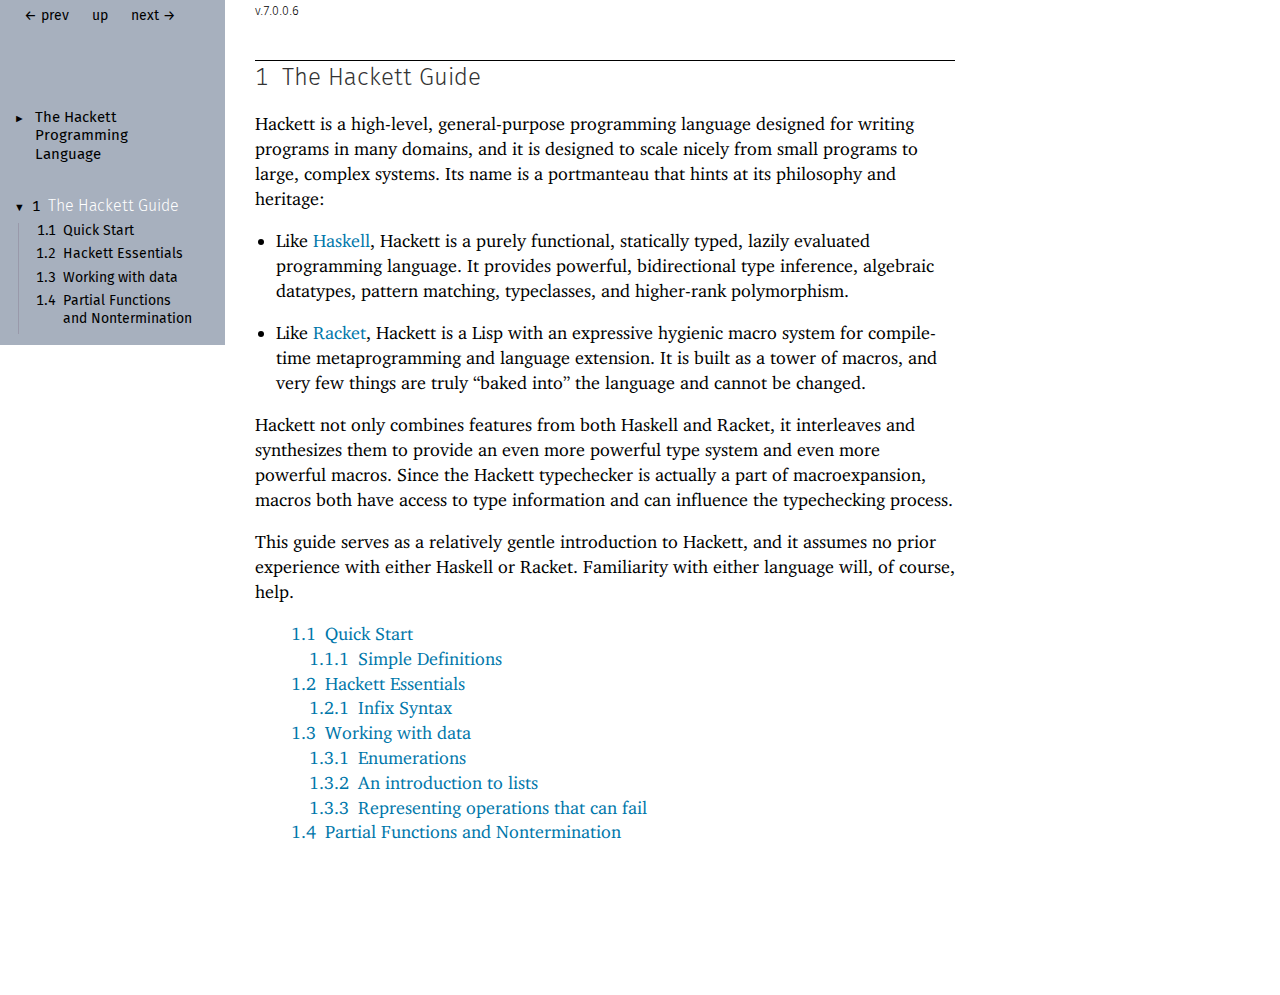
<file: guide.html>
<!DOCTYPE html PUBLIC "-//W3C//DTD HTML 4.01 Transitional//EN" "http://www.w3.org/TR/html4/loose.dtd">
<html><head><meta http-equiv="content-type" content="text/html; charset=utf-8"/><meta name="viewport" content="width=device-width, initial-scale=0.8"/><title>1&nbsp;The Hackett Guide</title><link rel="stylesheet" type="text/css" href="scribble.css" title="default"/><link rel="stylesheet" type="text/css" href="manual-style.css" title="default"/><link rel="stylesheet" type="text/css" href="manual-racket.css" title="default"/><script type="text/javascript" src="scribble-common.js"></script><script type="text/javascript" src="manual-racket.js"></script><!--[if IE 6]><style type="text/css">.SIEHidden { overflow: hidden; }</style><![endif]--></head><body id="scribble-racket-lang-org"><div class="tocset"><div class="tocview"><div class="tocviewlist tocviewlisttopspace"><div class="tocviewtitle"><table cellspacing="0" cellpadding="0"><tr><td style="width: 1em;"><a href="javascript:void(0);" title="Expand/Collapse" class="tocviewtoggle" onclick="TocviewToggle(this,&quot;tocview_0&quot;);">&#9658;</a></td><td></td><td><a href="index.html" class="tocviewlink" data-pltdoc="x">The Hackett Programming Language</a></td></tr></table></div><div class="tocviewsublisttop" style="display: none;" id="tocview_0"><table cellspacing="0" cellpadding="0"><tr><td align="right">1&nbsp;</td><td><a href="" class="tocviewselflink" data-pltdoc="x">The Hackett Guide</a></td></tr><tr><td align="right">2&nbsp;</td><td><a href="reference.html" class="tocviewlink" data-pltdoc="x">The Hackett Reference</a></td></tr><tr><td align="right"></td><td><a href="doc-index.html" class="tocviewlink" data-pltdoc="x">Index</a></td></tr></table></div></div><div class="tocviewlist"><table cellspacing="0" cellpadding="0"><tr><td style="width: 1em;"><a href="javascript:void(0);" title="Expand/Collapse" class="tocviewtoggle" onclick="TocviewToggle(this,&quot;tocview_1&quot;);">&#9660;</a></td><td>1&nbsp;</td><td><a href="" class="tocviewselflink" data-pltdoc="x">The Hackett Guide</a></td></tr></table><div class="tocviewsublistbottom" style="display: block;" id="tocview_1"><table cellspacing="0" cellpadding="0"><tr><td align="right">1.1&nbsp;</td><td><a href="guide-quick-start.html" class="tocviewlink" data-pltdoc="x">Quick Start</a></td></tr><tr><td align="right">1.2&nbsp;</td><td><a href="guide-hackett-essentials.html" class="tocviewlink" data-pltdoc="x">Hackett Essentials</a></td></tr><tr><td align="right">1.3&nbsp;</td><td><a href="guide-working-with-data.html" class="tocviewlink" data-pltdoc="x">Working with data</a></td></tr><tr><td align="right">1.4&nbsp;</td><td><a href="guide-bottoms.html" class="tocviewlink" data-pltdoc="x">Partial Functions and Nontermination</a></td></tr></table></div></div></div></div><div class="maincolumn"><div class="main"><div class="versionbox"><span class="version">7.0.0.6</span></div><div class="navsettop"><span class="navleft"><div class="nosearchform"></div>&nbsp;&nbsp;</span><span class="navright">&nbsp;&nbsp;<a href="index.html" title="backward to &quot;The Hackett Programming Language&quot;" data-pltdoc="x">&larr; prev</a>&nbsp;&nbsp;<a href="index.html" title="up to &quot;The Hackett Programming Language&quot;" data-pltdoc="x">up</a>&nbsp;&nbsp;<a href="guide-quick-start.html" title="forward to &quot;1.1 Quick Start&quot;" data-pltdoc="x">next &rarr;</a></span>&nbsp;</div><h3>1<tt>&nbsp;</tt><a name="(part._guide)"></a>The Hackett Guide</h3><p>Hackett is a high-level, general-purpose programming language designed for writing programs in many
domains, and it is designed to scale nicely from small programs to large, complex systems. Its name is
a portmanteau that hints at its philosophy and heritage:</p><ul><li><p>Like <a href="https://www.haskell.org">Haskell</a>, Hackett is a purely functional,
statically typed, lazily evaluated programming language. It provides powerful, bidirectional
type inference, algebraic datatypes, pattern matching, typeclasses, and higher-rank
polymorphism.</p></li><li><p>Like <a href="http://docs.racket-lang.org/reference/index.html" data-pltdoc="x">Racket</a>, Hackett is
a Lisp with an expressive hygienic macro system for compile-time metaprogramming and language
extension. It is built as a tower of macros, and very few things are truly &#8220;baked into&#8221; the
language and cannot be changed.</p></li></ul><p>Hackett not only combines features from both Haskell and Racket, it interleaves and synthesizes them
to provide an even more powerful type system and even more powerful macros. Since the Hackett
typechecker is actually a part of macroexpansion, macros both have access to type information and can
influence the typechecking process.</p><p>This guide serves as a relatively gentle introduction to Hackett, and it assumes no prior experience
with either Haskell or Racket. Familiarity with either language will, of course, help.</p><table cellspacing="0" cellpadding="0"><tr><td><p><span class="hspace">&nbsp;&nbsp;&nbsp;&nbsp;</span><a href="guide-quick-start.html" class="toclink" data-pltdoc="x">1.1<span class="hspace">&nbsp;</span>Quick Start</a></p></td></tr><tr><td><p><span class="hspace">&nbsp;&nbsp;&nbsp;&nbsp;&nbsp;&nbsp;</span><a href="guide-quick-start.html#%28part._guide-quick-start-definitions%29" class="toclink" data-pltdoc="x">1.1.1<span class="hspace">&nbsp;</span>Simple Definitions</a></p></td></tr><tr><td><p><span class="hspace">&nbsp;&nbsp;&nbsp;&nbsp;</span><a href="guide-hackett-essentials.html" class="toclink" data-pltdoc="x">1.2<span class="hspace">&nbsp;</span>Hackett Essentials</a></p></td></tr><tr><td><p><span class="hspace">&nbsp;&nbsp;&nbsp;&nbsp;&nbsp;&nbsp;</span><a href="guide-hackett-essentials.html#%28part._guide-infix-syntax%29" class="toclink" data-pltdoc="x">1.2.1<span class="hspace">&nbsp;</span>Infix Syntax</a></p></td></tr><tr><td><p><span class="hspace">&nbsp;&nbsp;&nbsp;&nbsp;</span><a href="guide-working-with-data.html" class="toclink" data-pltdoc="x">1.3<span class="hspace">&nbsp;</span>Working with data</a></p></td></tr><tr><td><p><span class="hspace">&nbsp;&nbsp;&nbsp;&nbsp;&nbsp;&nbsp;</span><a href="guide-working-with-data.html#%28part._guide-enumerations%29" class="toclink" data-pltdoc="x">1.3.1<span class="hspace">&nbsp;</span>Enumerations</a></p></td></tr><tr><td><p><span class="hspace">&nbsp;&nbsp;&nbsp;&nbsp;&nbsp;&nbsp;</span><a href="guide-working-with-data.html#%28part._guide-intro-to-lists%29" class="toclink" data-pltdoc="x">1.3.2<span class="hspace">&nbsp;</span>An introduction to lists</a></p></td></tr><tr><td><p><span class="hspace">&nbsp;&nbsp;&nbsp;&nbsp;&nbsp;&nbsp;</span><a href="guide-working-with-data.html#%28part._guide-intro-to-maybe%29" class="toclink" data-pltdoc="x">1.3.3<span class="hspace">&nbsp;</span>Representing operations that can fail</a></p></td></tr><tr><td><p><span class="hspace">&nbsp;&nbsp;&nbsp;&nbsp;</span><a href="guide-bottoms.html" class="toclink" data-pltdoc="x">1.4<span class="hspace">&nbsp;</span>Partial Functions and Nontermination</a></p></td></tr></table><div class="navsetbottom"><span class="navleft"><div class="nosearchform"></div>&nbsp;&nbsp;</span><span class="navright">&nbsp;&nbsp;<a href="index.html" title="backward to &quot;The Hackett Programming Language&quot;" data-pltdoc="x">&larr; prev</a>&nbsp;&nbsp;<a href="index.html" title="up to &quot;The Hackett Programming Language&quot;" data-pltdoc="x">up</a>&nbsp;&nbsp;<a href="guide-quick-start.html" title="forward to &quot;1.1 Quick Start&quot;" data-pltdoc="x">next &rarr;</a></span>&nbsp;</div></div></div><div id="contextindicator">&nbsp;</div></body></html>
</file>
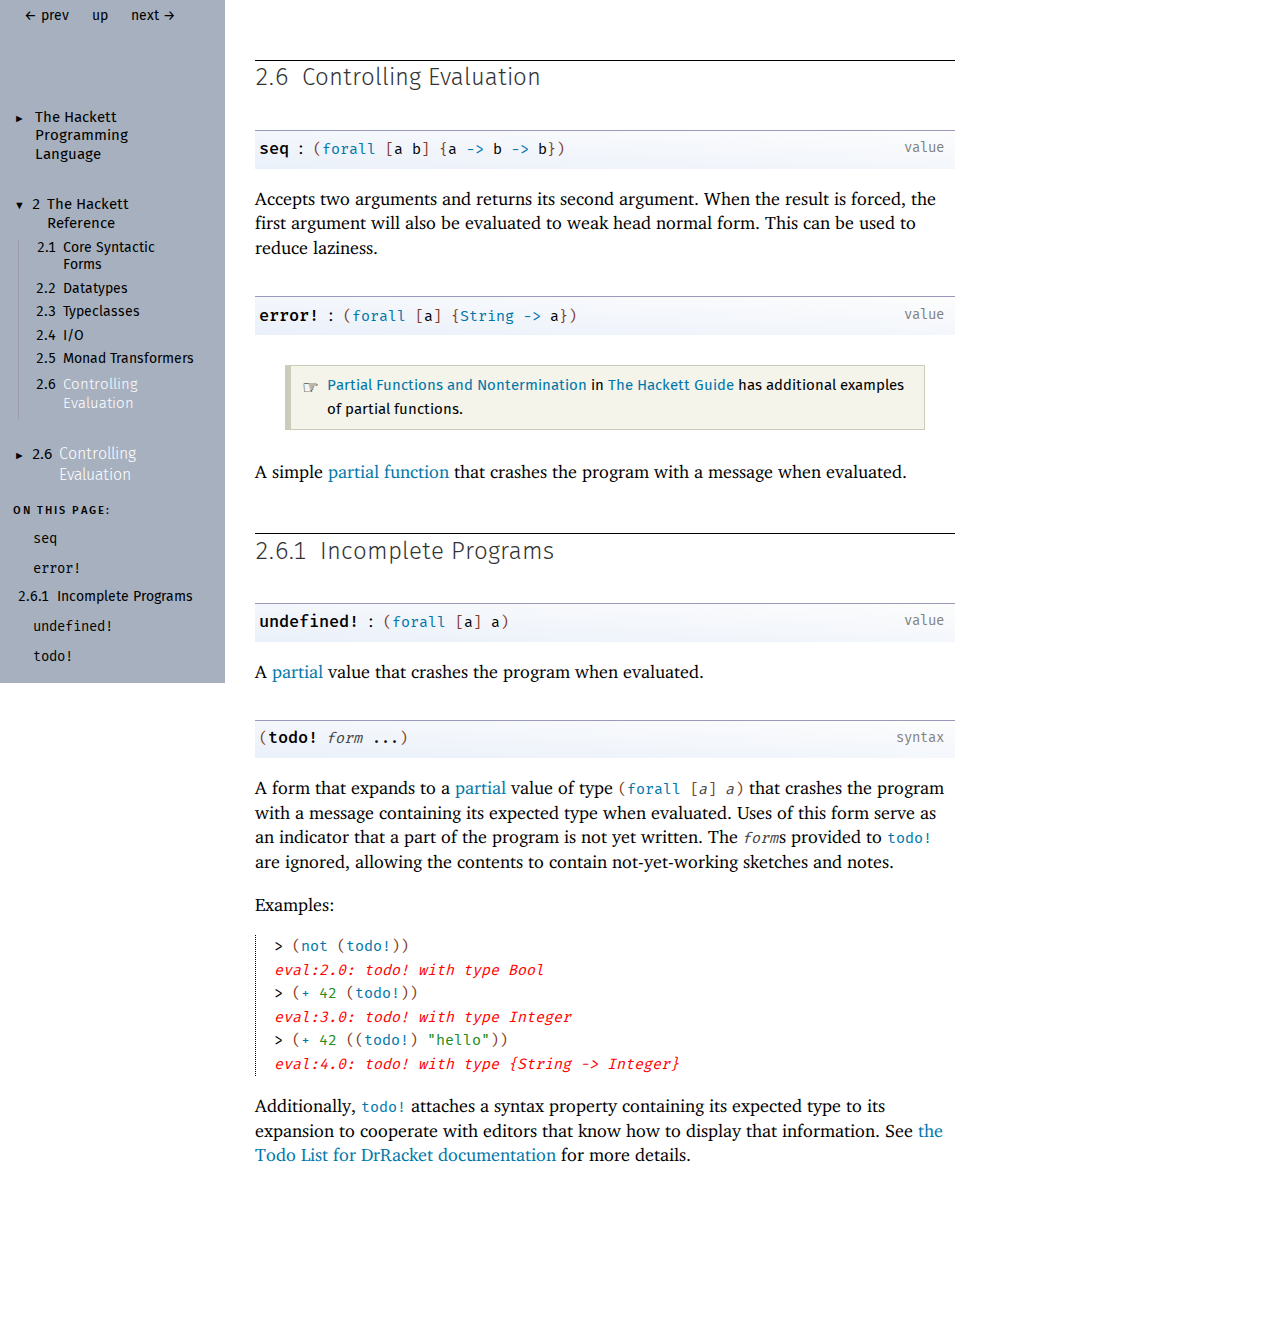
<file: reference-controlling-evaluation.html>
<!DOCTYPE html PUBLIC "-//W3C//DTD HTML 4.01 Transitional//EN" "http://www.w3.org/TR/html4/loose.dtd">
<html><head><meta http-equiv="content-type" content="text/html; charset=utf-8"/><meta name="viewport" content="width=device-width, initial-scale=0.8"/><title>2.6&nbsp;Controlling Evaluation</title><link rel="stylesheet" type="text/css" href="scribble.css" title="default"/><link rel="stylesheet" type="text/css" href="racket.css" title="default"/><link rel="stylesheet" type="text/css" href="other-reference.css" title="default"/><link rel="stylesheet" type="text/css" href="manual-style.css" title="default"/><link rel="stylesheet" type="text/css" href="manual-racket.css" title="default"/><script type="text/javascript" src="scribble-common.js"></script><script type="text/javascript" src="manual-racket.js"></script><!--[if IE 6]><style type="text/css">.SIEHidden { overflow: hidden; }</style><![endif]--></head><body id="scribble-racket-lang-org"><div class="tocset"><div class="tocview"><div class="tocviewlist tocviewlisttopspace"><div class="tocviewtitle"><table cellspacing="0" cellpadding="0"><tr><td style="width: 1em;"><a href="javascript:void(0);" title="Expand/Collapse" class="tocviewtoggle" onclick="TocviewToggle(this,&quot;tocview_0&quot;);">&#9658;</a></td><td></td><td><a href="index.html" class="tocviewlink" data-pltdoc="x">The Hackett Programming Language</a></td></tr></table></div><div class="tocviewsublisttop" style="display: none;" id="tocview_0"><table cellspacing="0" cellpadding="0"><tr><td align="right">1&nbsp;</td><td><a href="guide.html" class="tocviewlink" data-pltdoc="x">The Hackett Guide</a></td></tr><tr><td align="right">2&nbsp;</td><td><a href="reference.html" class="tocviewselflink" data-pltdoc="x">The Hackett Reference</a></td></tr><tr><td align="right"></td><td><a href="doc-index.html" class="tocviewlink" data-pltdoc="x">Index</a></td></tr></table></div></div><div class="tocviewlist"><table cellspacing="0" cellpadding="0"><tr><td style="width: 1em;"><a href="javascript:void(0);" title="Expand/Collapse" class="tocviewtoggle" onclick="TocviewToggle(this,&quot;tocview_1&quot;);">&#9660;</a></td><td>2&nbsp;</td><td><a href="reference.html" class="tocviewlink" data-pltdoc="x">The Hackett Reference</a></td></tr></table><div class="tocviewsublist" style="display: block;" id="tocview_1"><table cellspacing="0" cellpadding="0"><tr><td align="right">2.1&nbsp;</td><td><a href="reference-syntactic-forms.html" class="tocviewlink" data-pltdoc="x">Core Syntactic Forms</a></td></tr><tr><td align="right">2.2&nbsp;</td><td><a href="reference-datatypes.html" class="tocviewlink" data-pltdoc="x">Datatypes</a></td></tr><tr><td align="right">2.3&nbsp;</td><td><a href="reference-typeclasses.html" class="tocviewlink" data-pltdoc="x">Typeclasses</a></td></tr><tr><td align="right">2.4&nbsp;</td><td><a href="reference-io.html" class="tocviewlink" data-pltdoc="x">I/<span class="mywbr"> &nbsp;</span>O</a></td></tr><tr><td align="right">2.5&nbsp;</td><td><a href="reference-monad-transformers.html" class="tocviewlink" data-pltdoc="x">Monad Transformers</a></td></tr><tr><td align="right">2.6&nbsp;</td><td><a href="" class="tocviewselflink" data-pltdoc="x">Controlling Evaluation</a></td></tr></table></div></div><div class="tocviewlist"><table cellspacing="0" cellpadding="0"><tr><td style="width: 1em;"><a href="javascript:void(0);" title="Expand/Collapse" class="tocviewtoggle" onclick="TocviewToggle(this,&quot;tocview_2&quot;);">&#9658;</a></td><td>2.6&nbsp;</td><td><a href="" class="tocviewselflink" data-pltdoc="x">Controlling Evaluation</a></td></tr></table><div class="tocviewsublistbottom" style="display: none;" id="tocview_2"><table cellspacing="0" cellpadding="0"><tr><td align="right">2.6.1&nbsp;</td><td><a href="#%28part._reference-incomplete-programs%29" class="tocviewlink" data-pltdoc="x">Incomplete Programs</a></td></tr></table></div></div></div><div class="tocsub"><div class="tocsubtitle">On this page:</div><table class="tocsublist" cellspacing="0"><tr><td><a href="#%28def._%28%28lib._hackett%2Fmain..rkt%29._seq%29%29" class="tocsubnonseclink" data-pltdoc="x"><span class="RktSym"><span class="RktValLink">seq</span></span></a></td></tr><tr><td><a href="#%28def._%28%28lib._hackett%2Fmain..rkt%29._error%21%29%29" class="tocsubnonseclink" data-pltdoc="x"><span class="RktSym"><span class="RktValLink">error!</span></span></a></td></tr><tr><td><span class="tocsublinknumber">2.6.1<tt>&nbsp;</tt></span><a href="#%28part._reference-incomplete-programs%29" class="tocsubseclink" data-pltdoc="x">Incomplete Programs</a></td></tr><tr><td><a href="#%28def._%28%28lib._hackett%2Fmain..rkt%29._undefined%21%29%29" class="tocsubnonseclink" data-pltdoc="x"><span class="RktSym"><span class="RktValLink">undefined!</span></span></a></td></tr><tr><td><a href="#%28form._%28%28lib._hackett%2Fmain..rkt%29._todo%21%29%29" class="tocsubnonseclink" data-pltdoc="x"><span class="RktSym"><span class="RktStxLink">todo!</span></span></a></td></tr></table></div></div><div class="maincolumn"><div class="main"><div class="navsettop"><span class="navleft"><div class="nosearchform"></div>&nbsp;&nbsp;</span><span class="navright">&nbsp;&nbsp;<a href="reference-monad-transformers.html" title="backward to &quot;2.5 Monad Transformers&quot;" data-pltdoc="x">&larr; prev</a>&nbsp;&nbsp;<a href="reference.html" title="up to &quot;2 The Hackett Reference&quot;" data-pltdoc="x">up</a>&nbsp;&nbsp;<a href="doc-index.html" title="forward to &quot;Index&quot;" data-pltdoc="x">next &rarr;</a></span>&nbsp;</div><h4>2.6<tt>&nbsp;</tt><a name="(part._reference-controlling-evaluation)"></a>Controlling Evaluation</h4><p><div class="SIntrapara"><blockquote class="SVInsetFlow"><table cellspacing="0" cellpadding="0" class="boxed RBoxed"><tr><td><blockquote class="SubFlow"><div class="RBackgroundLabel SIEHidden"><div class="RBackgroundLabelInner"><p>value</p></div></div><p class="RForeground"><a name="(def._((lib._hackett/main..rkt)._seq))"></a><span title="Provided from: hackett | Package: hackett-lib"><span class="RktSym"><a href="#%28def._%28%28lib._hackett%2Fmain..rkt%29._seq%29%29" class="RktValDef RktValLink" data-pltdoc="x">seq</a></span></span><span class="hspace">&nbsp;</span>:<span class="hspace">&nbsp;</span><span class="RktPn">(</span><span class="RktSym"><a href="reference-datatypes.html#%28form._%28%28lib._hackett%2Fmain..rkt%29._~23~25hackett-type~3aforall%29%29" class="RktStxLink" data-pltdoc="x">forall</a></span><span class="hspace">&nbsp;</span><span class="RktPn">[</span><span class="RktSym">a</span><span class="hspace">&nbsp;</span><span class="RktSym">b</span><span class="RktPn">]</span><span class="hspace">&nbsp;</span><span class="RktPn">{</span><span class="RktSym">a</span><span class="hspace">&nbsp;</span><span class="RktSym"><a href="reference-datatypes.html#%28form._%28%28lib._hackett%2Fmain..rkt%29._~23~25hackett-type~3a-~3e%29%29" class="RktStxLink" data-pltdoc="x"><span class="nobreak">-&gt;</span></a></span><span class="hspace">&nbsp;</span><span class="RktSym">b</span><span class="hspace">&nbsp;</span><span class="RktSym"><a href="reference-datatypes.html#%28form._%28%28lib._hackett%2Fmain..rkt%29._~23~25hackett-type~3a-~3e%29%29" class="RktStxLink" data-pltdoc="x"><span class="nobreak">-&gt;</span></a></span><span class="hspace">&nbsp;</span><span class="RktSym">b</span><span class="RktPn">}</span><span class="RktPn">)</span></p></blockquote></td></tr></table></blockquote></div><div class="SIntrapara">Accepts two arguments and returns its second argument. When the result is forced, the first argument
will also be evaluated to weak head normal form. This can be used to reduce laziness.</div></p><p><div class="SIntrapara"><blockquote class="SVInsetFlow"><table cellspacing="0" cellpadding="0" class="boxed RBoxed"><tr><td><blockquote class="SubFlow"><div class="RBackgroundLabel SIEHidden"><div class="RBackgroundLabelInner"><p>value</p></div></div><p class="RForeground"><a name="(def._((lib._hackett/main..rkt)._error!))"></a><span title="Provided from: hackett | Package: hackett-lib"><span class="RktSym"><a href="#%28def._%28%28lib._hackett%2Fmain..rkt%29._error%21%29%29" class="RktValDef RktValLink" data-pltdoc="x">error!</a></span></span><span class="hspace">&nbsp;</span>:<span class="hspace">&nbsp;</span><span class="RktPn">(</span><span class="RktSym"><a href="reference-datatypes.html#%28form._%28%28lib._hackett%2Fmain..rkt%29._~23~25hackett-type~3aforall%29%29" class="RktStxLink" data-pltdoc="x">forall</a></span><span class="hspace">&nbsp;</span><span class="RktPn">[</span><span class="RktSym">a</span><span class="RktPn">]</span><span class="hspace">&nbsp;</span><span class="RktPn">{</span><span class="RktSym"><a href="reference-datatypes.html#%28form._%28%28lib._hackett%2Fmain..rkt%29._~23~25hackett-type~3a.String%29%29" class="RktStxLink" data-pltdoc="x">String</a></span><span class="hspace">&nbsp;</span><span class="RktSym"><a href="reference-datatypes.html#%28form._%28%28lib._hackett%2Fmain..rkt%29._~23~25hackett-type~3a-~3e%29%29" class="RktStxLink" data-pltdoc="x"><span class="nobreak">-&gt;</span></a></span><span class="hspace">&nbsp;</span><span class="RktSym">a</span><span class="RktPn">}</span><span class="RktPn">)</span></p></blockquote></td></tr></table></blockquote></div><div class="SIntrapara"><blockquote class="refpara"><blockquote class="refcolumn"><blockquote class="refcontent"><p><div class="flexible-container"><span class="margin-note__image-left margin-note__image-left--finger"></span><div class="flexible-element"><a href="guide-bottoms.html" data-pltdoc="x">Partial Functions and Nontermination</a> in <a href="guide.html" data-pltdoc="x">The Hackett Guide</a> has additional examples of partial functions.</div></div></p></blockquote></blockquote></blockquote></div></p><p>A simple <a href="guide-bottoms.html#%28tech._partial._function%29" class="techoutside" data-pltdoc="x"><span class="techinside">partial function</span></a> that crashes the program with a message when evaluated.</p><h5>2.6.1<tt>&nbsp;</tt><a name="(part._reference-incomplete-programs)"></a>Incomplete Programs</h5><p><div class="SIntrapara"><blockquote class="SVInsetFlow"><table cellspacing="0" cellpadding="0" class="boxed RBoxed"><tr><td><blockquote class="SubFlow"><div class="RBackgroundLabel SIEHidden"><div class="RBackgroundLabelInner"><p>value</p></div></div><p class="RForeground"><a name="(def._((lib._hackett/main..rkt)._undefined!))"></a><span title="Provided from: hackett | Package: hackett-lib"><span class="RktSym"><a href="#%28def._%28%28lib._hackett%2Fmain..rkt%29._undefined%21%29%29" class="RktValDef RktValLink" data-pltdoc="x">undefined!</a></span></span><span class="hspace">&nbsp;</span>:<span class="hspace">&nbsp;</span><span class="RktPn">(</span><span class="RktSym"><a href="reference-datatypes.html#%28form._%28%28lib._hackett%2Fmain..rkt%29._~23~25hackett-type~3aforall%29%29" class="RktStxLink" data-pltdoc="x">forall</a></span><span class="hspace">&nbsp;</span><span class="RktPn">[</span><span class="RktSym">a</span><span class="RktPn">]</span><span class="hspace">&nbsp;</span><span class="RktSym">a</span><span class="RktPn">)</span></p></blockquote></td></tr></table></blockquote></div><div class="SIntrapara">A <a href="guide-bottoms.html#%28tech._partial._function%29" class="techoutside" data-pltdoc="x"><span class="techinside">partial</span></a> value that crashes the program when evaluated.</div></p><p><div class="SIntrapara"><blockquote class="SVInsetFlow"><table cellspacing="0" cellpadding="0" class="boxed RBoxed"><tr><td><blockquote class="SubFlow"><div class="RBackgroundLabel SIEHidden"><div class="RBackgroundLabelInner"><p>syntax</p></div></div><p class="RForeground"><span class="RktPn">(</span><a name="(form._((lib._hackett/main..rkt)._todo!))"></a><span title="Provided from: hackett | Package: hackett-lib"><span class="RktSym"><a href="#%28form._%28%28lib._hackett%2Fmain..rkt%29._todo%21%29%29" class="RktStxDef RktStxLink" data-pltdoc="x">todo!</a></span></span><span class="hspace">&nbsp;</span><span class="RktVar">form</span><span class="hspace">&nbsp;</span><span class="RktMeta">...</span><span class="RktPn">)</span></p></blockquote></td></tr></table></blockquote></div><div class="SIntrapara">A form that expands to a <a href="guide-bottoms.html#%28tech._partial._function%29" class="techoutside" data-pltdoc="x"><span class="techinside">partial</span></a> value of type
<span class="RktPn">(</span><span class="RktSym"><a href="reference-datatypes.html#%28form._%28%28lib._hackett%2Fmain..rkt%29._~23~25hackett-type~3aforall%29%29" class="RktStxLink" data-pltdoc="x">forall</a></span><span class="stt"> </span><span class="RktPn">[</span><span class="RktVar">a</span><span class="RktPn">]</span><span class="stt"> </span><span class="RktVar">a</span><span class="RktPn">)</span> that crashes the program with a message containing its expected type when
evaluated. Uses of this form serve as an indicator that a part of the program is not yet written. The
<span class="RktVar">form</span>s provided to <span class="RktSym"><a href="#%28form._%28%28lib._hackett%2Fmain..rkt%29._todo%21%29%29" class="RktStxLink" data-pltdoc="x">todo!</a></span> are ignored, allowing the contents to contain
not-yet-working sketches and notes.</div></p><p><div class="SIntrapara">Examples:</div><div class="SIntrapara"><blockquote class="SCodeFlow"><table cellspacing="0" cellpadding="0" class="RktBlk"><tr><td><span class="stt">&gt; </span><span class="RktPn">(</span><span class="RktSym"><a href="reference-datatypes.html#%28def._%28%28lib._hackett%2Fmain..rkt%29._not%29%29" class="RktValLink" data-pltdoc="x">not</a></span><span class="hspace">&nbsp;</span><span class="RktPn">(</span><span class="RktSym"><a href="#%28form._%28%28lib._hackett%2Fmain..rkt%29._todo%21%29%29" class="RktStxLink" data-pltdoc="x">todo!</a></span><span class="RktPn">)</span><span class="RktPn">)</span></td></tr><tr><td><p><span class="RktErr">eval:2.0: todo! with type Bool</span></p></td></tr><tr><td><span class="stt">&gt; </span><span class="RktPn">(</span><span class="RktSym"><a href="reference-datatypes.html#%28def._%28%28lib._hackett%2Fmain..rkt%29._%2B%29%29" class="RktValLink" data-pltdoc="x">+</a></span><span class="hspace">&nbsp;</span><span class="RktVal">42</span><span class="hspace">&nbsp;</span><span class="RktPn">(</span><span class="RktSym"><a href="#%28form._%28%28lib._hackett%2Fmain..rkt%29._todo%21%29%29" class="RktStxLink" data-pltdoc="x">todo!</a></span><span class="RktPn">)</span><span class="RktPn">)</span></td></tr><tr><td><p><span class="RktErr">eval:3.0: todo! with type Integer</span></p></td></tr><tr><td><span class="stt">&gt; </span><span class="RktPn">(</span><span class="RktSym"><a href="reference-datatypes.html#%28def._%28%28lib._hackett%2Fmain..rkt%29._%2B%29%29" class="RktValLink" data-pltdoc="x">+</a></span><span class="hspace">&nbsp;</span><span class="RktVal">42</span><span class="hspace">&nbsp;</span><span class="RktPn">(</span><span class="RktPn">(</span><span class="RktSym"><a href="#%28form._%28%28lib._hackett%2Fmain..rkt%29._todo%21%29%29" class="RktStxLink" data-pltdoc="x">todo!</a></span><span class="RktPn">)</span><span class="hspace">&nbsp;</span><span class="RktVal">"hello"</span><span class="RktPn">)</span><span class="RktPn">)</span></td></tr><tr><td><p><span class="RktErr">eval:4.0: todo! with type {String -&gt; Integer}</span></p></td></tr></table></blockquote></div></p><p>Additionally, <span class="RktSym"><a href="#%28form._%28%28lib._hackett%2Fmain..rkt%29._todo%21%29%29" class="RktStxLink" data-pltdoc="x">todo!</a></span> attaches a syntax property containing its expected type to its expansion
to cooperate with editors that know how to display that information. See
<a href="https://www.cs.utah.edu/plt/snapshots/20180701-0f1088a150/doc/local-redirect/index.html?tag=%28part._%28.%27%28lib._todo-list%2Fscribblings%2Ftodo-list..scrbl%29.%27._.%27top.%27%29%29" class="Sq" data-pltdoc="x">the Todo List for DrRacket documentation</a> for
more details.</p><div class="navsetbottom"><span class="navleft"><div class="nosearchform"></div>&nbsp;&nbsp;</span><span class="navright">&nbsp;&nbsp;<a href="reference-monad-transformers.html" title="backward to &quot;2.5 Monad Transformers&quot;" data-pltdoc="x">&larr; prev</a>&nbsp;&nbsp;<a href="reference.html" title="up to &quot;2 The Hackett Reference&quot;" data-pltdoc="x">up</a>&nbsp;&nbsp;<a href="doc-index.html" title="forward to &quot;Index&quot;" data-pltdoc="x">next &rarr;</a></span>&nbsp;</div></div></div><div id="contextindicator">&nbsp;</div></body></html>
</file>
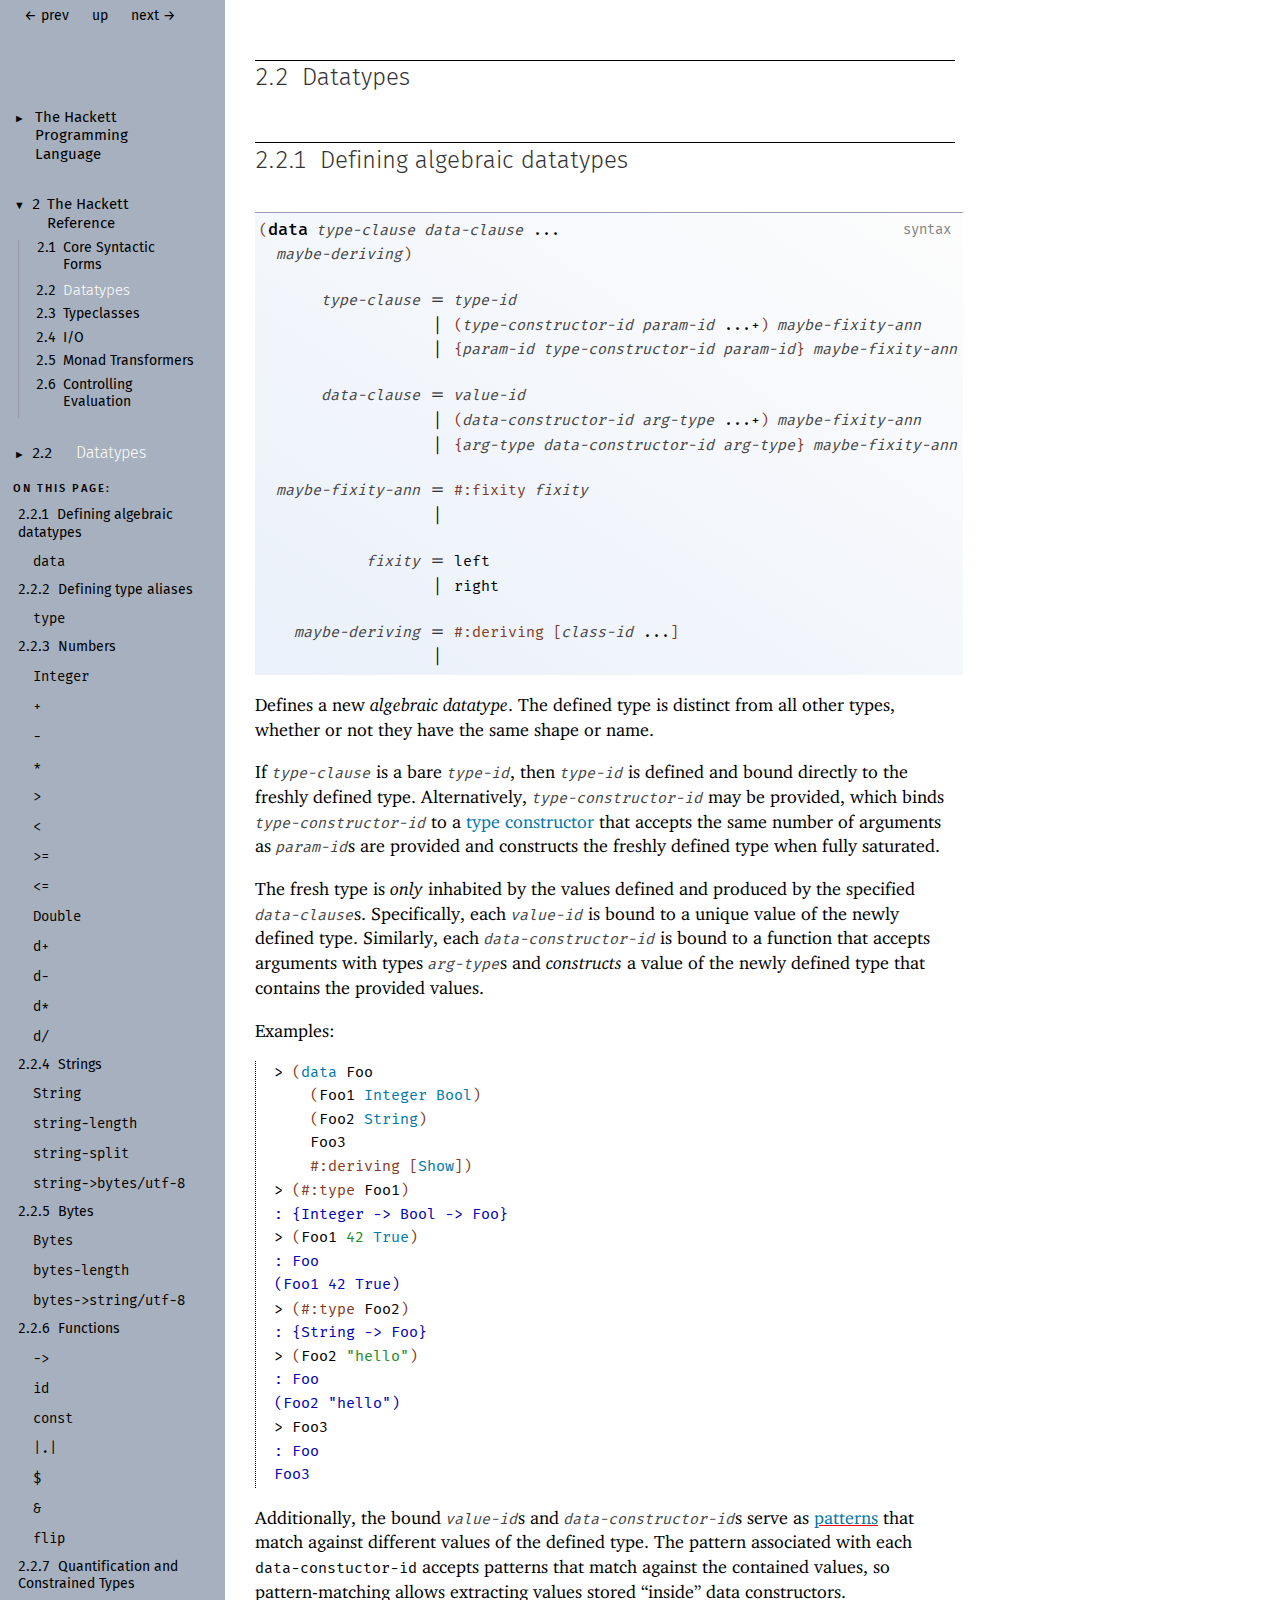
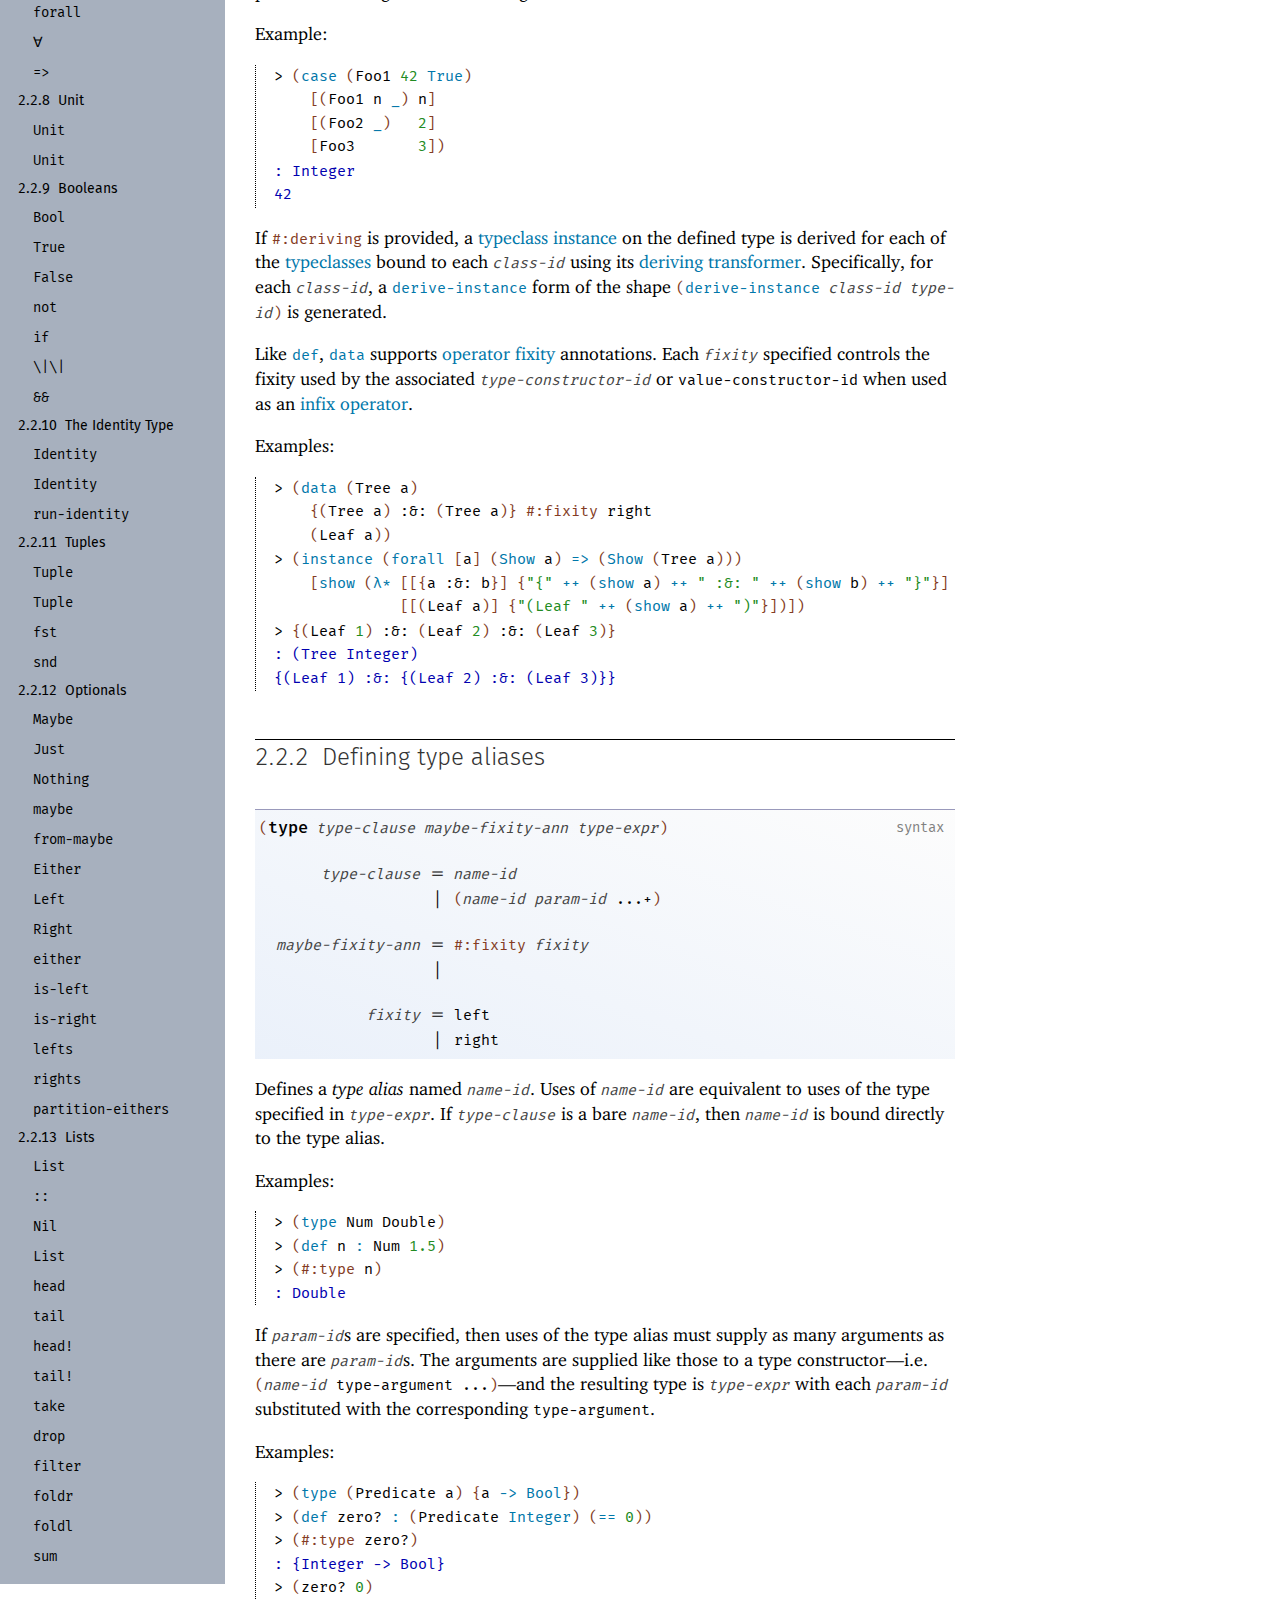
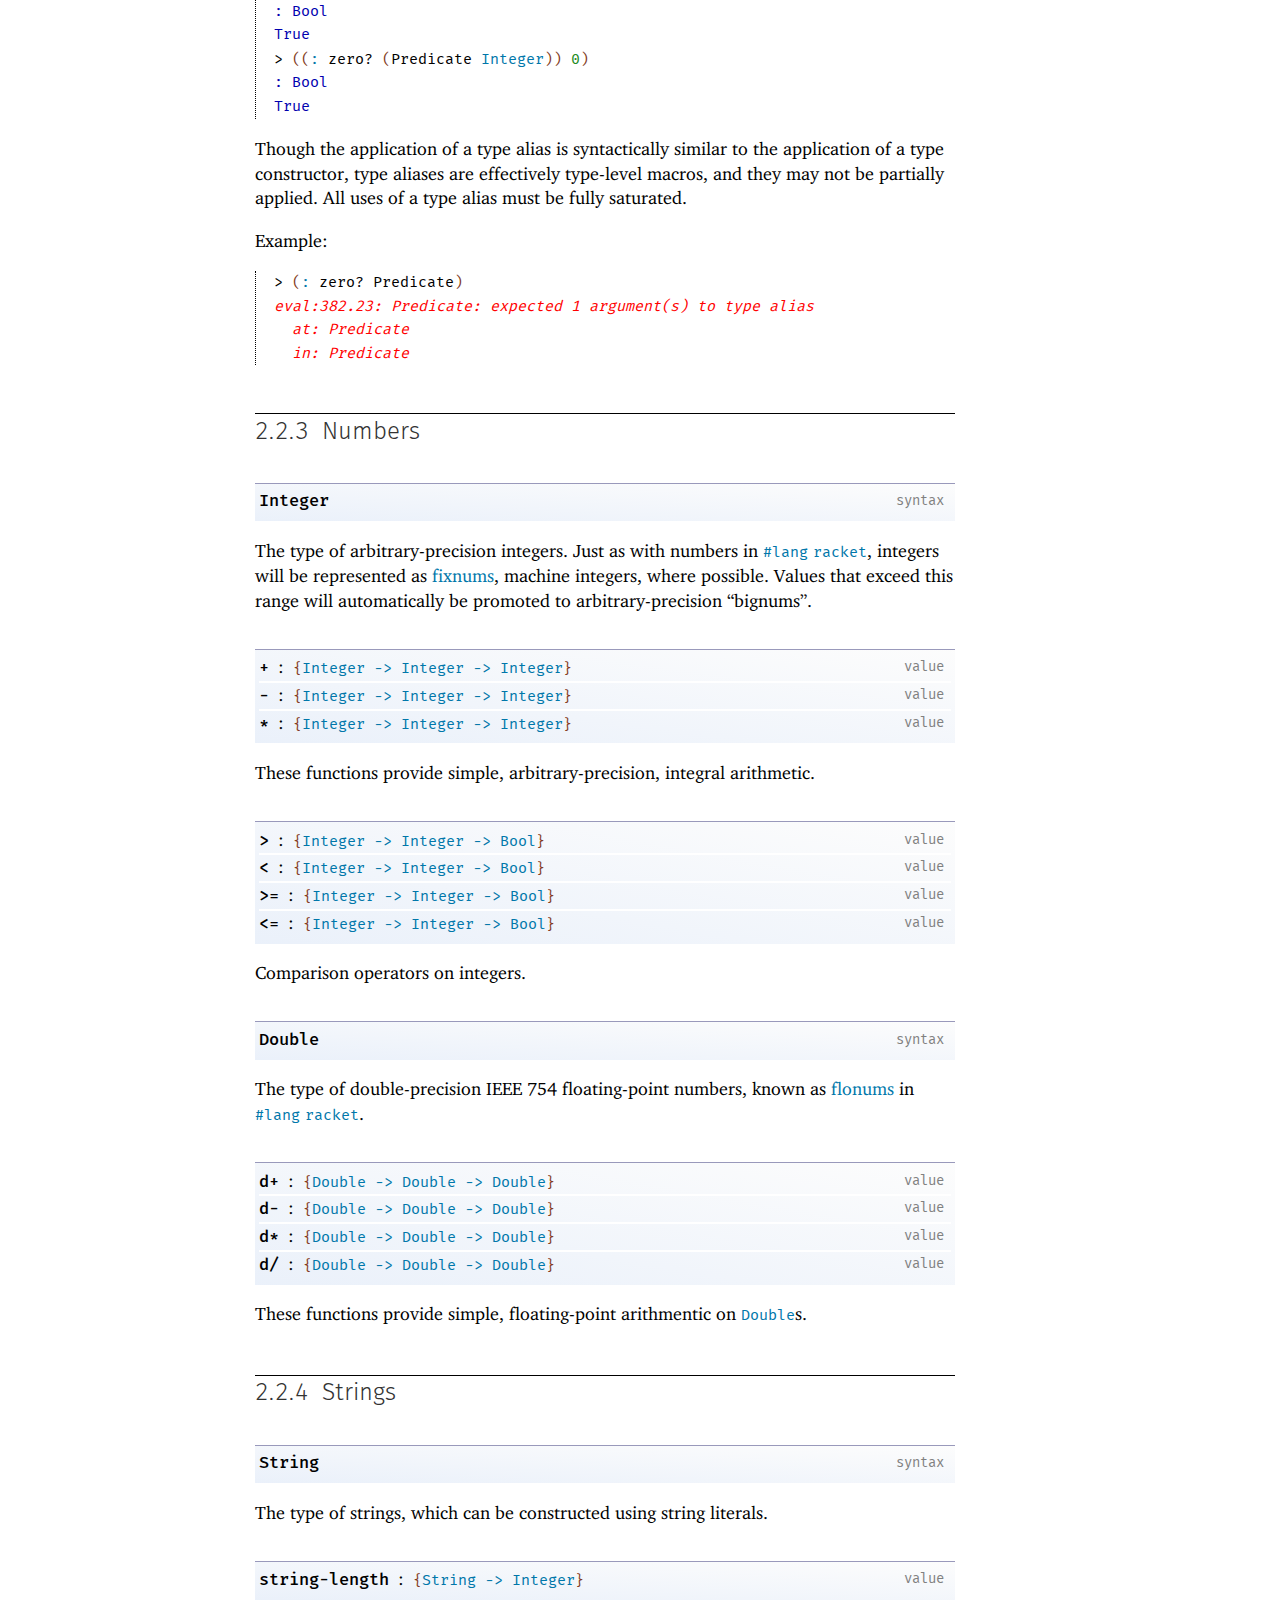
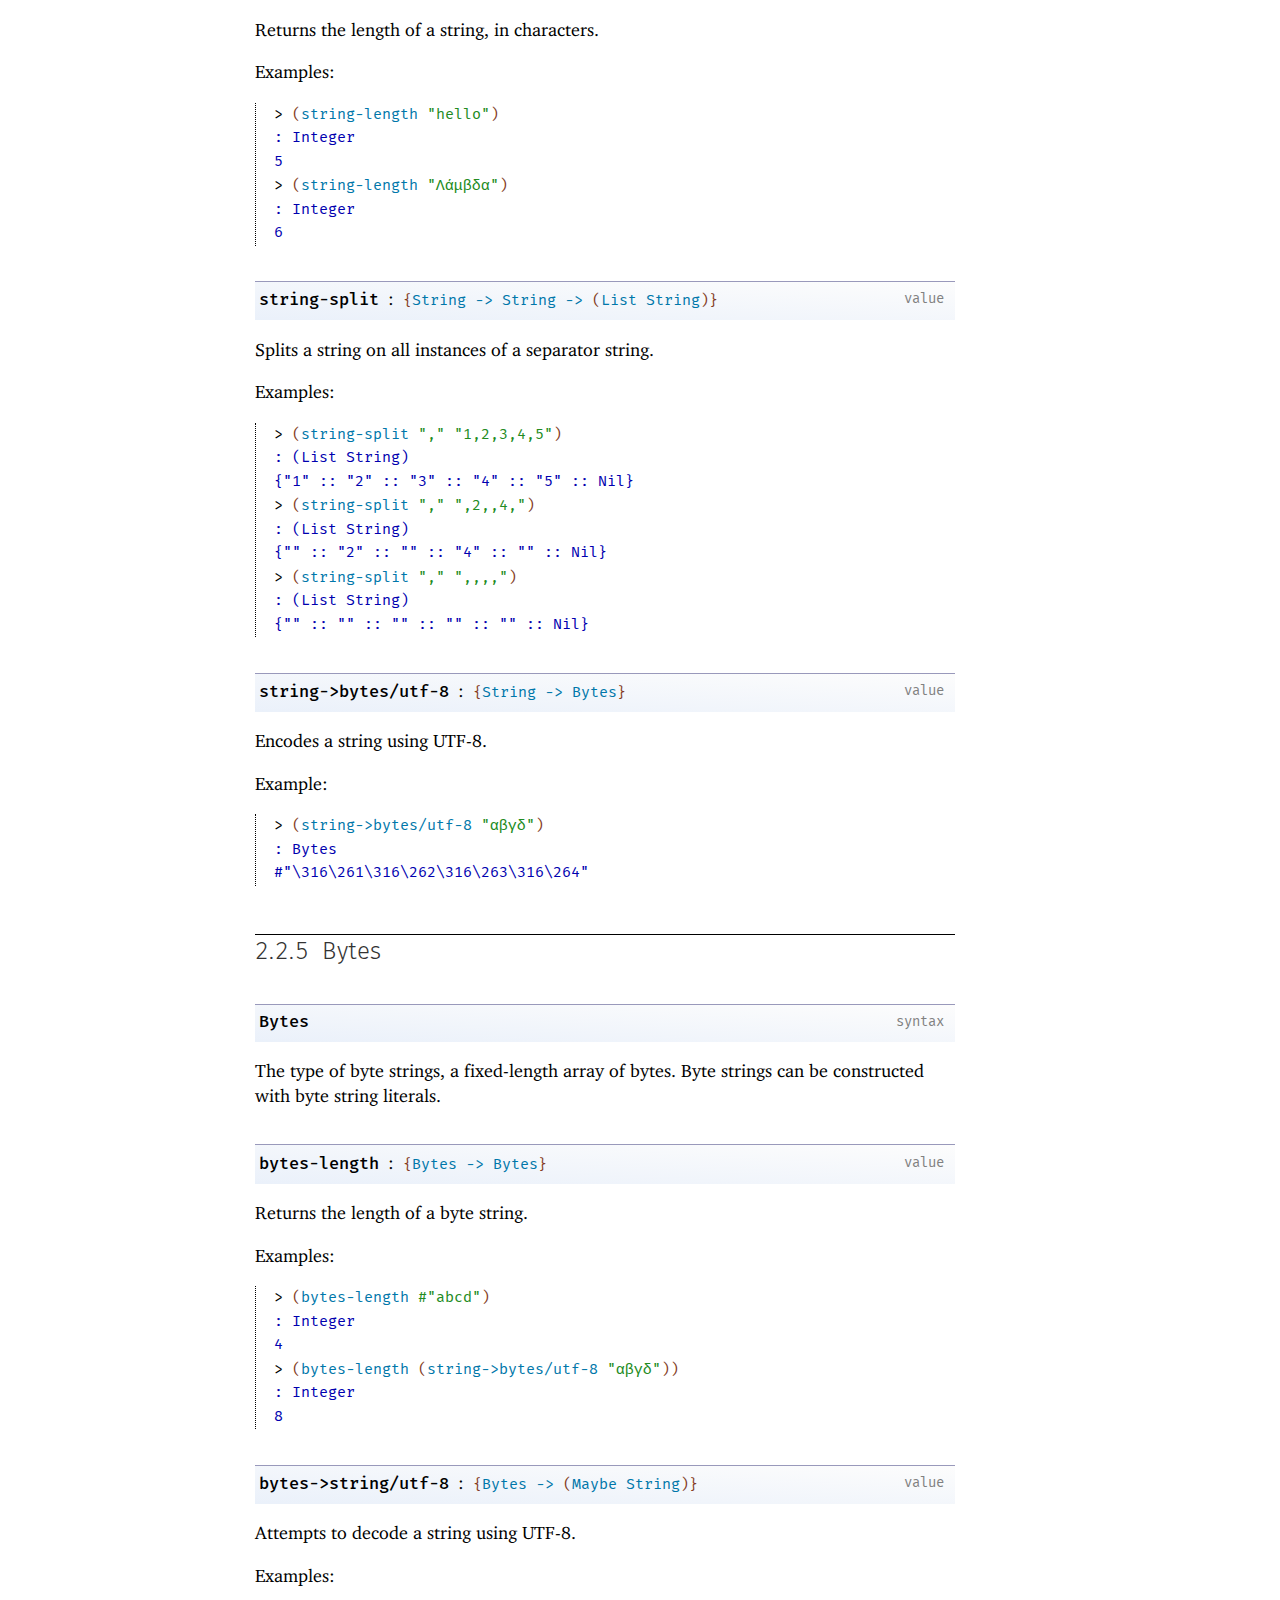
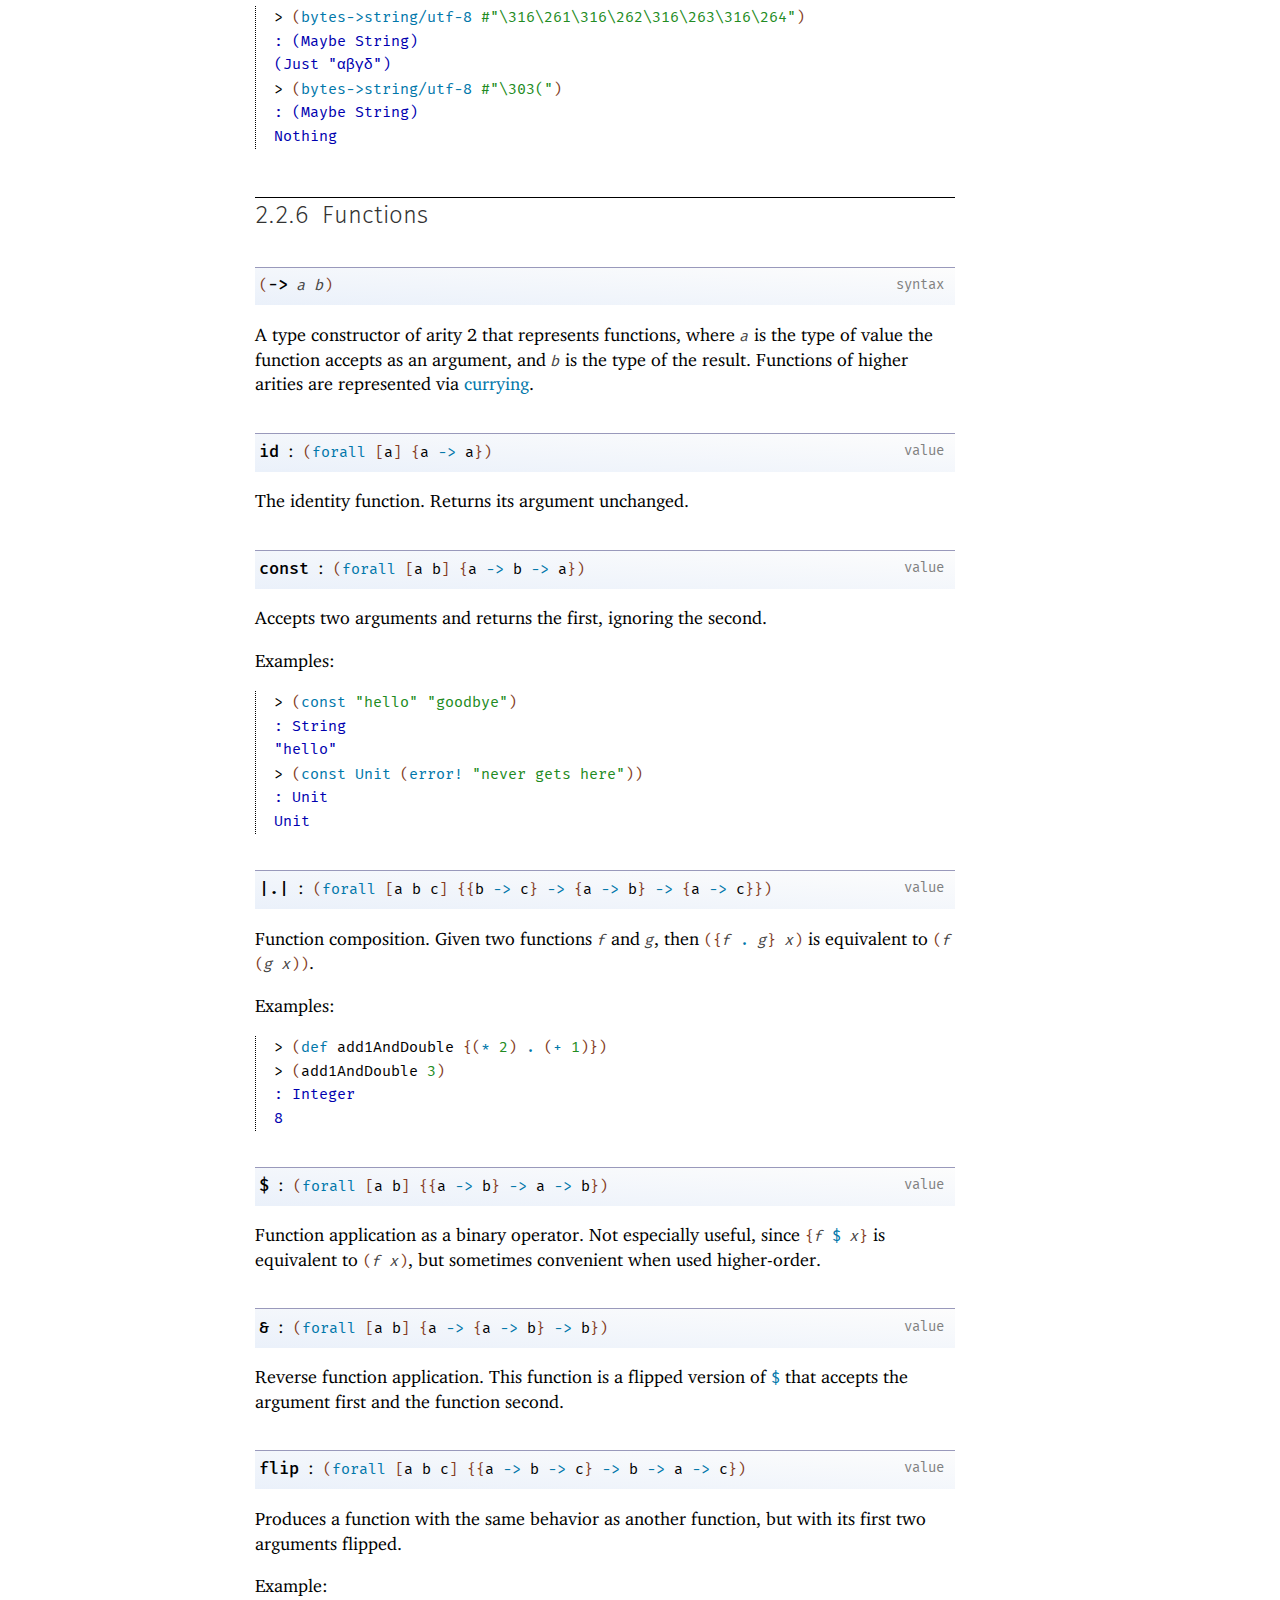
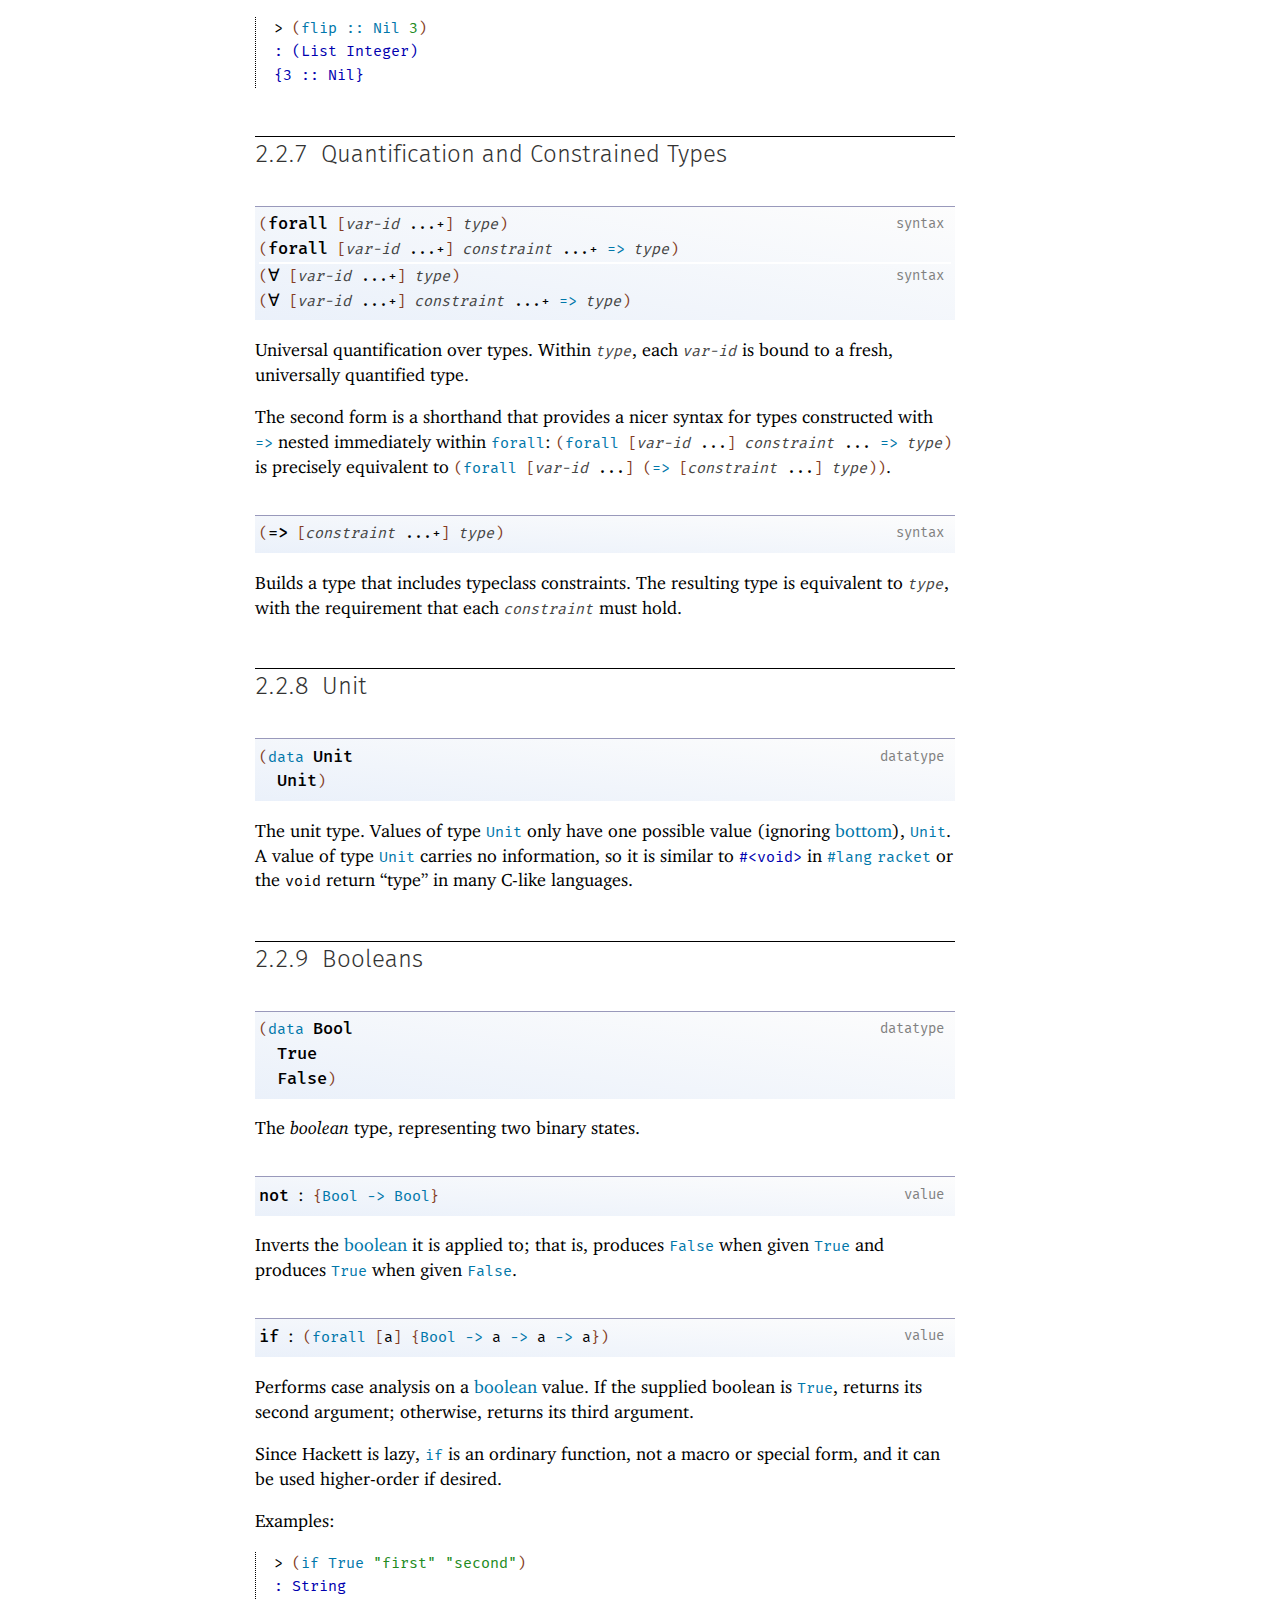
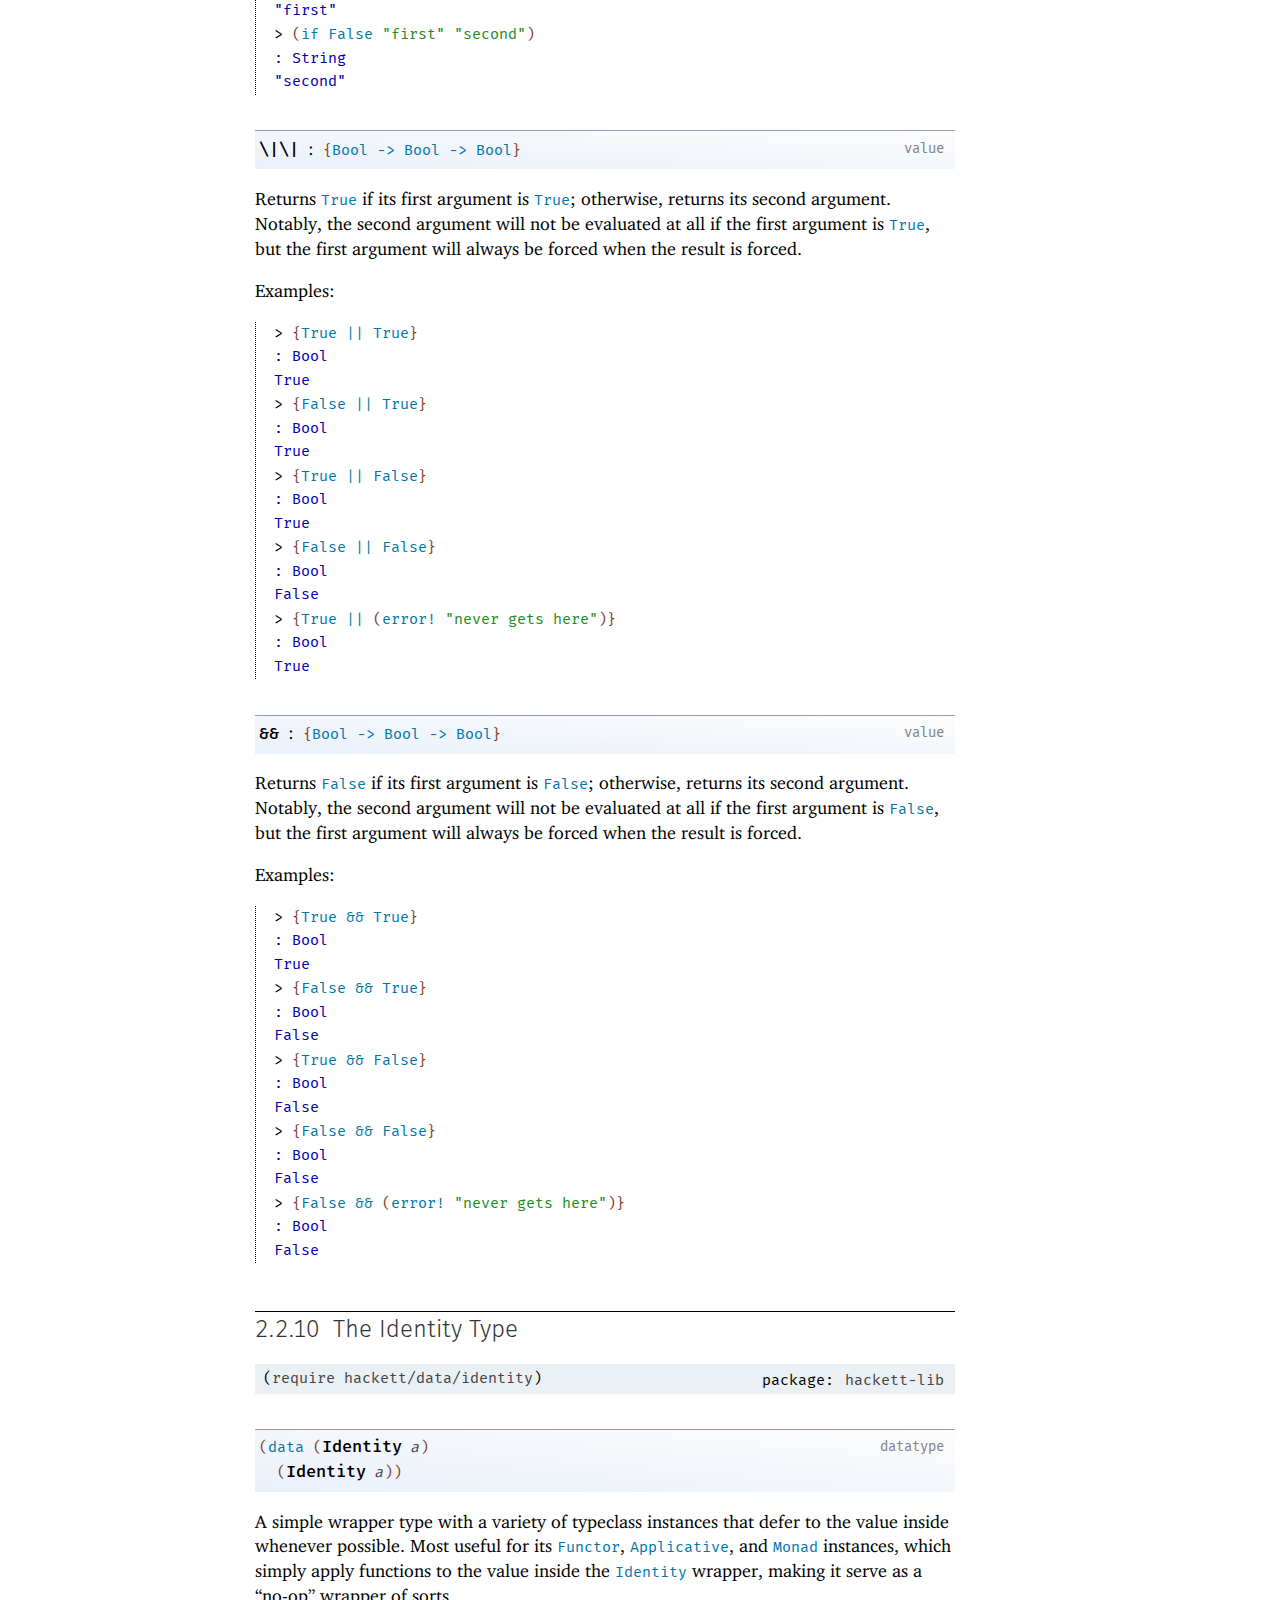
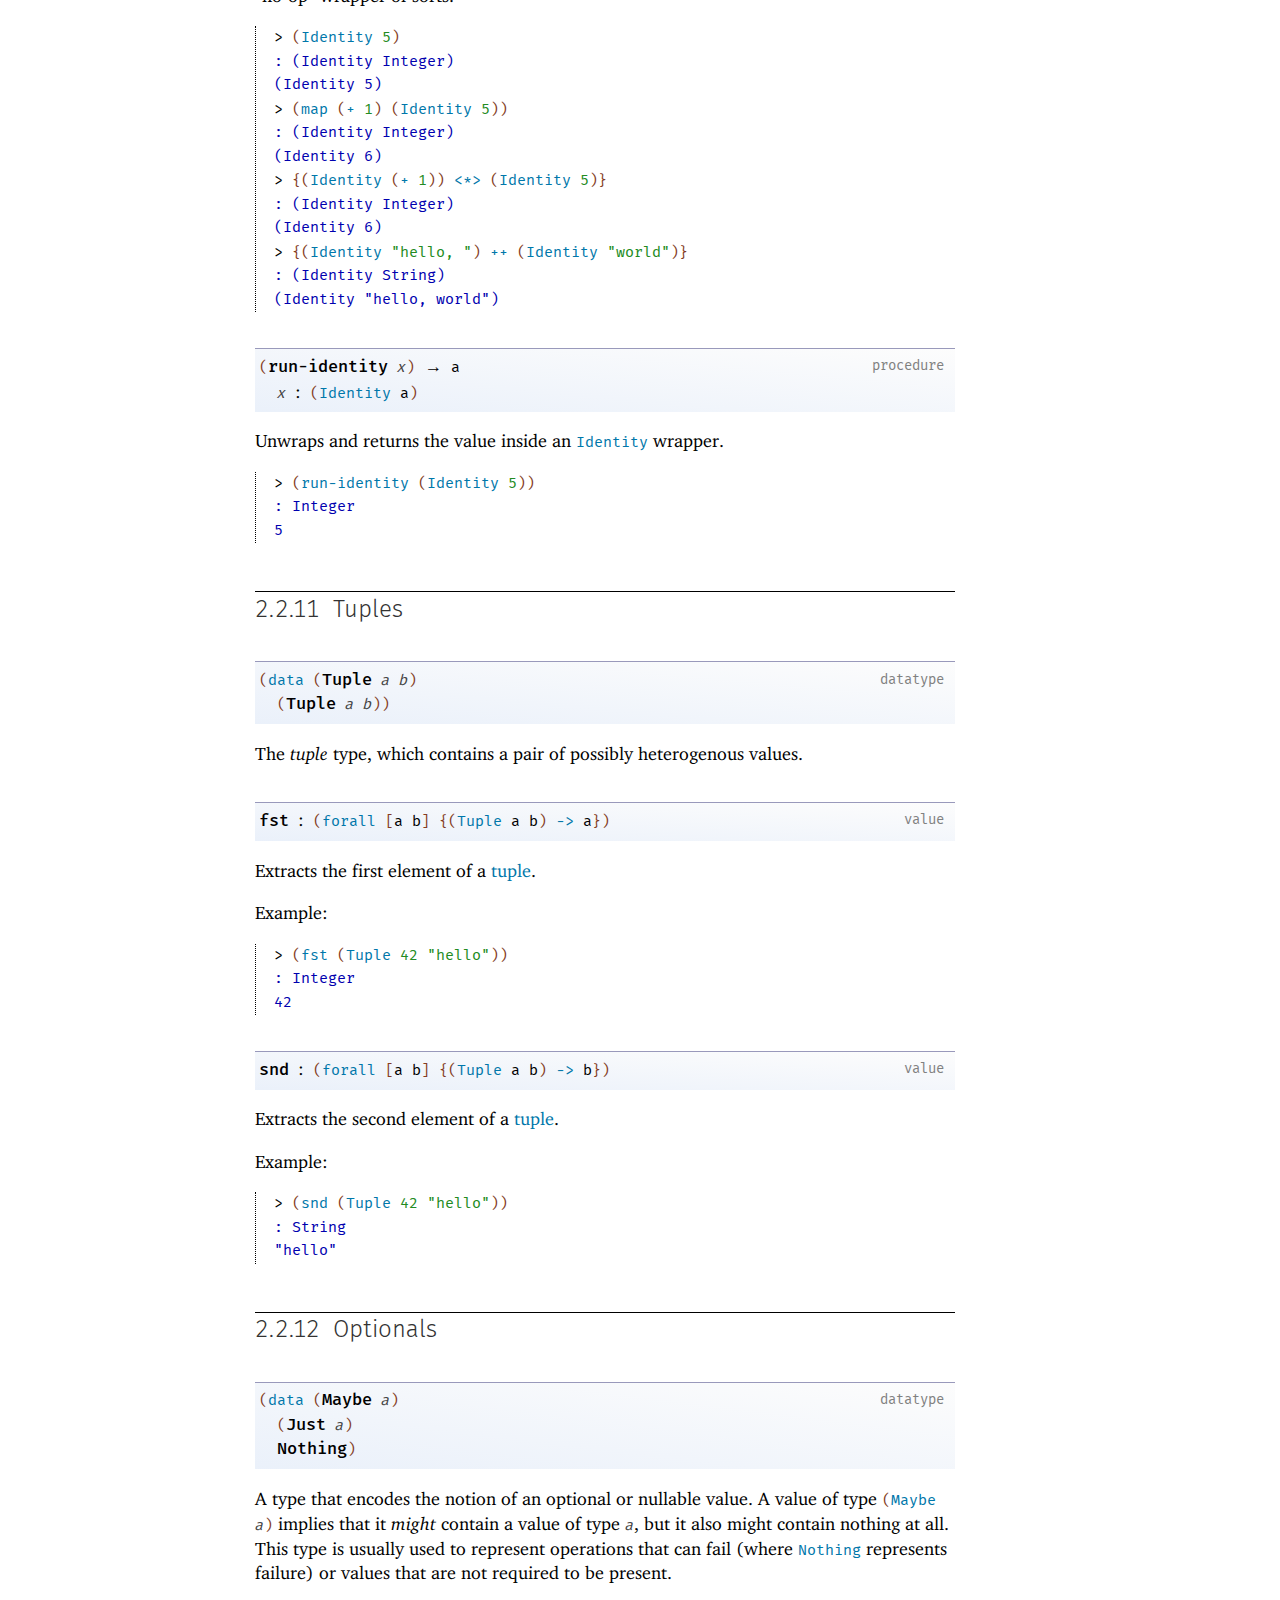
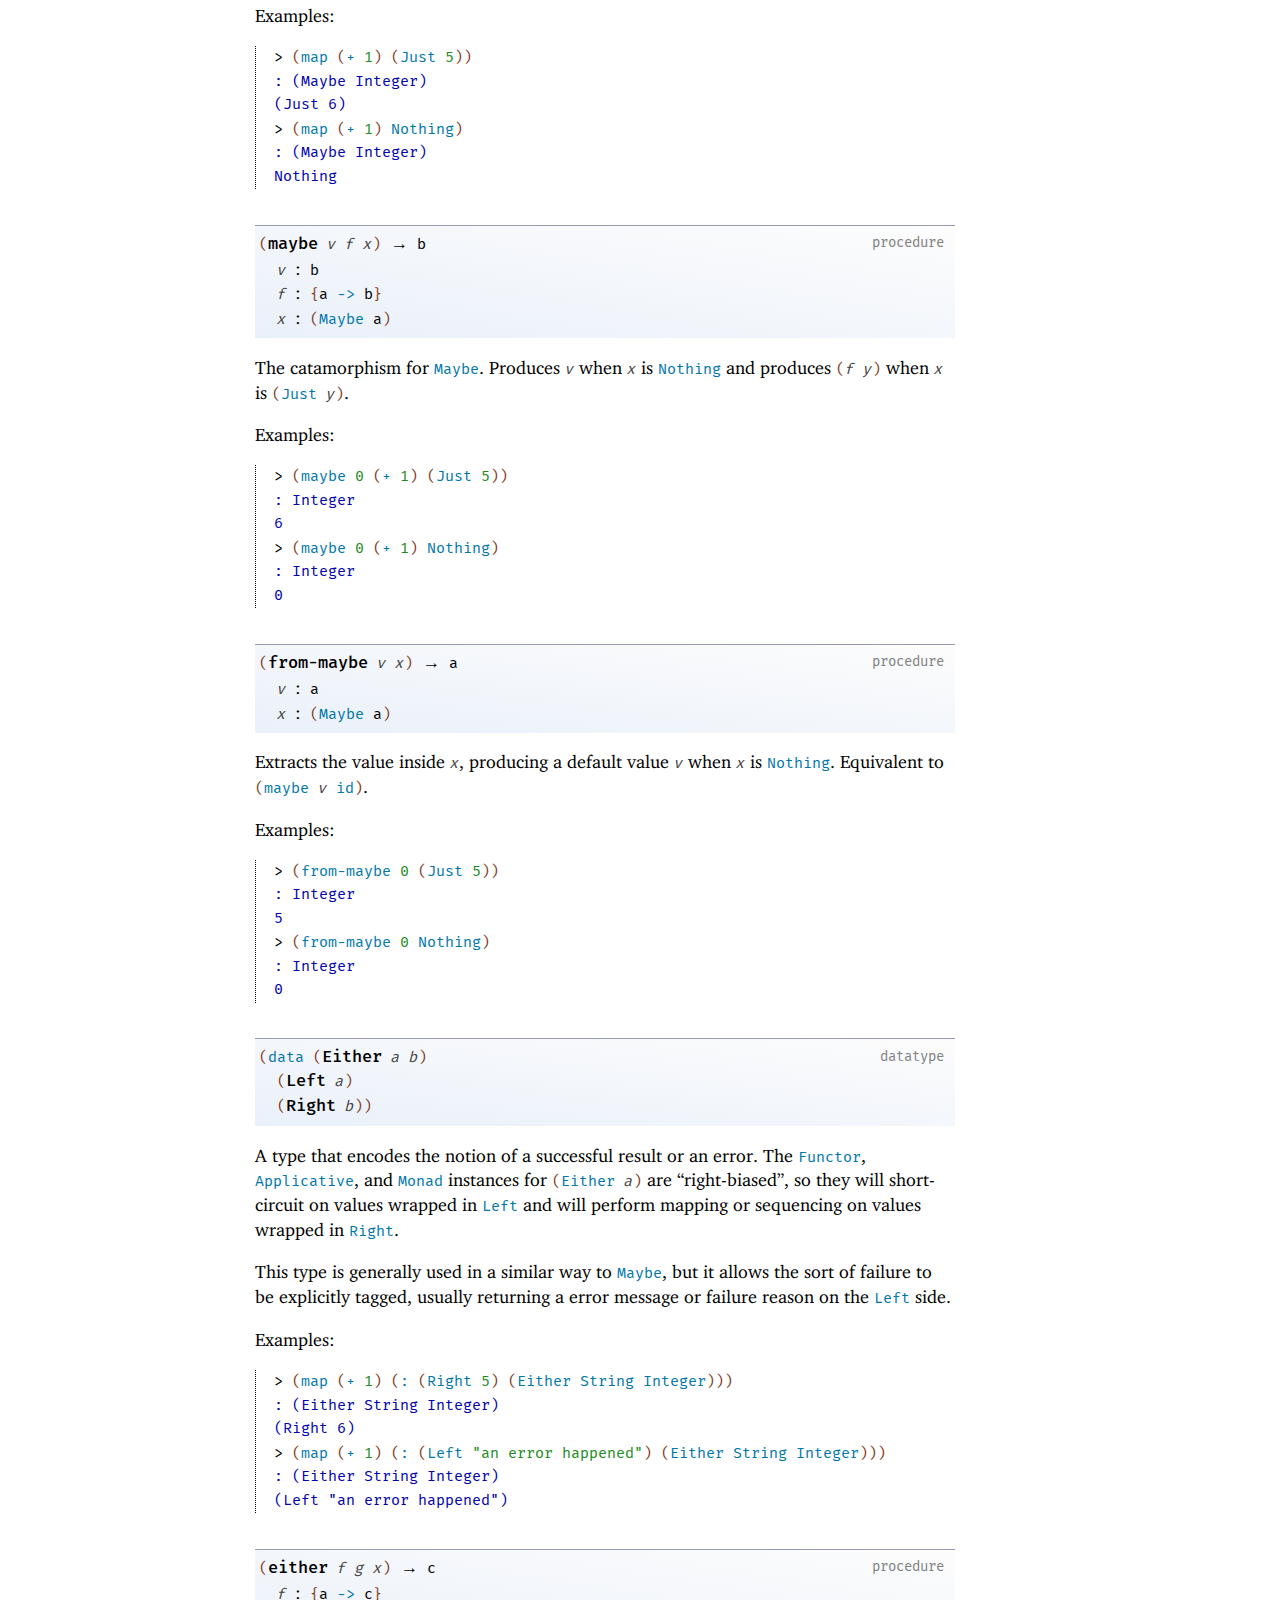
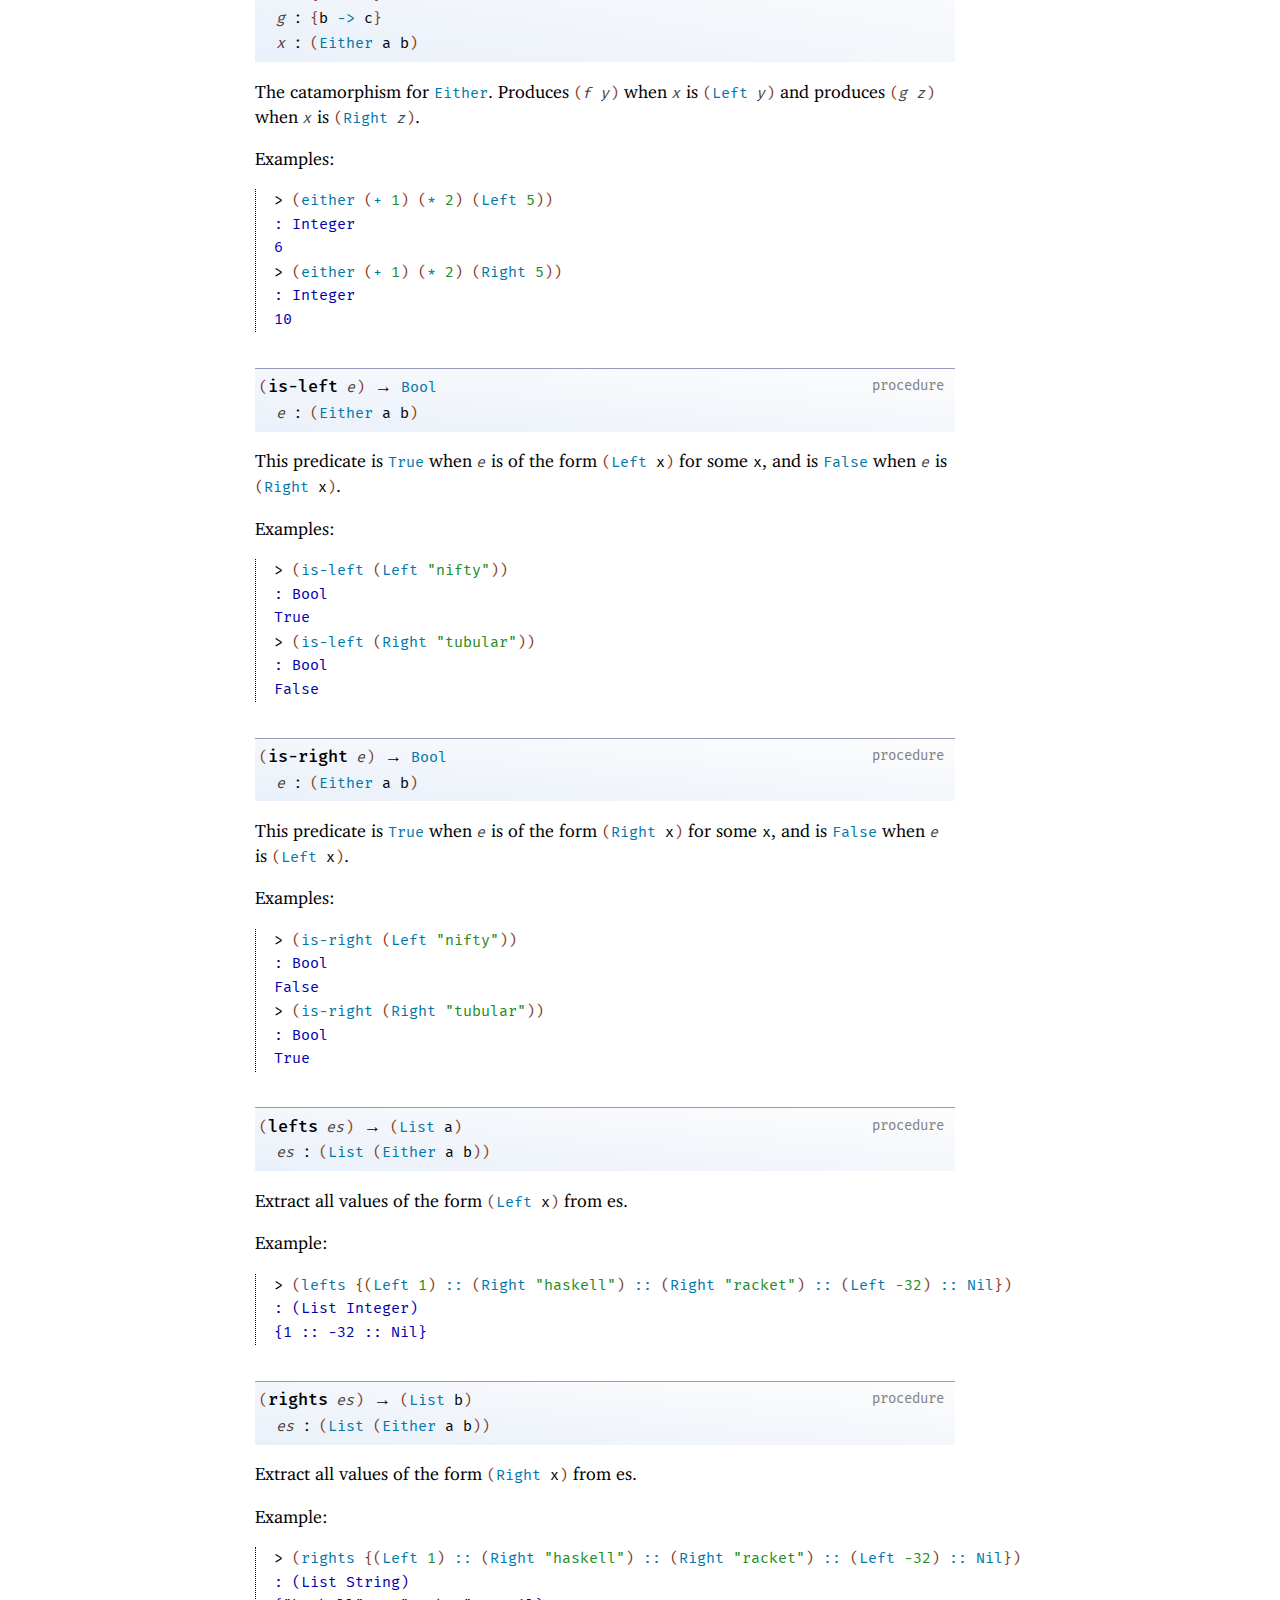
<file: reference-datatypes.html>
<!DOCTYPE html PUBLIC "-//W3C//DTD HTML 4.01 Transitional//EN" "http://www.w3.org/TR/html4/loose.dtd">
<html><head><meta http-equiv="content-type" content="text/html; charset=utf-8"/><meta name="viewport" content="width=device-width, initial-scale=0.8"/><title>2.2&nbsp;Datatypes</title><link rel="stylesheet" type="text/css" href="scribble.css" title="default"/><link rel="stylesheet" type="text/css" href="racket.css" title="default"/><link rel="stylesheet" type="text/css" href="manual-style.css" title="default"/><link rel="stylesheet" type="text/css" href="manual-racket.css" title="default"/><script type="text/javascript" src="scribble-common.js"></script><script type="text/javascript" src="manual-racket.js"></script><!--[if IE 6]><style type="text/css">.SIEHidden { overflow: hidden; }</style><![endif]--></head><body id="scribble-racket-lang-org"><div class="tocset"><div class="tocview"><div class="tocviewlist tocviewlisttopspace"><div class="tocviewtitle"><table cellspacing="0" cellpadding="0"><tr><td style="width: 1em;"><a href="javascript:void(0);" title="Expand/Collapse" class="tocviewtoggle" onclick="TocviewToggle(this,&quot;tocview_0&quot;);">&#9658;</a></td><td></td><td><a href="index.html" class="tocviewlink" data-pltdoc="x">The Hackett Programming Language</a></td></tr></table></div><div class="tocviewsublisttop" style="display: none;" id="tocview_0"><table cellspacing="0" cellpadding="0"><tr><td align="right">1&nbsp;</td><td><a href="guide.html" class="tocviewlink" data-pltdoc="x">The Hackett Guide</a></td></tr><tr><td align="right">2&nbsp;</td><td><a href="reference.html" class="tocviewselflink" data-pltdoc="x">The Hackett Reference</a></td></tr><tr><td align="right"></td><td><a href="doc-index.html" class="tocviewlink" data-pltdoc="x">Index</a></td></tr></table></div></div><div class="tocviewlist"><table cellspacing="0" cellpadding="0"><tr><td style="width: 1em;"><a href="javascript:void(0);" title="Expand/Collapse" class="tocviewtoggle" onclick="TocviewToggle(this,&quot;tocview_1&quot;);">&#9660;</a></td><td>2&nbsp;</td><td><a href="reference.html" class="tocviewlink" data-pltdoc="x">The Hackett Reference</a></td></tr></table><div class="tocviewsublist" style="display: block;" id="tocview_1"><table cellspacing="0" cellpadding="0"><tr><td align="right">2.1&nbsp;</td><td><a href="reference-syntactic-forms.html" class="tocviewlink" data-pltdoc="x">Core Syntactic Forms</a></td></tr><tr><td align="right">2.2&nbsp;</td><td><a href="" class="tocviewselflink" data-pltdoc="x">Datatypes</a></td></tr><tr><td align="right">2.3&nbsp;</td><td><a href="reference-typeclasses.html" class="tocviewlink" data-pltdoc="x">Typeclasses</a></td></tr><tr><td align="right">2.4&nbsp;</td><td><a href="reference-io.html" class="tocviewlink" data-pltdoc="x">I/<span class="mywbr"> &nbsp;</span>O</a></td></tr><tr><td align="right">2.5&nbsp;</td><td><a href="reference-monad-transformers.html" class="tocviewlink" data-pltdoc="x">Monad Transformers</a></td></tr><tr><td align="right">2.6&nbsp;</td><td><a href="reference-controlling-evaluation.html" class="tocviewlink" data-pltdoc="x">Controlling Evaluation</a></td></tr></table></div></div><div class="tocviewlist"><table cellspacing="0" cellpadding="0"><tr><td style="width: 1em;"><a href="javascript:void(0);" title="Expand/Collapse" class="tocviewtoggle" onclick="TocviewToggle(this,&quot;tocview_2&quot;);">&#9658;</a></td><td>2.2&nbsp;</td><td><a href="" class="tocviewselflink" data-pltdoc="x">Datatypes</a></td></tr></table><div class="tocviewsublistbottom" style="display: none;" id="tocview_2"><table cellspacing="0" cellpadding="0"><tr><td align="right">2.2.1&nbsp;</td><td><a href="#%28part._reference-algebraic-datatypes%29" class="tocviewlink" data-pltdoc="x">Defining algebraic datatypes</a></td></tr><tr><td align="right">2.2.2&nbsp;</td><td><a href="#%28part._reference-type-alias%29" class="tocviewlink" data-pltdoc="x">Defining type aliases</a></td></tr><tr><td align="right">2.2.3&nbsp;</td><td><a href="#%28part._reference-numbers%29" class="tocviewlink" data-pltdoc="x">Numbers</a></td></tr><tr><td align="right">2.2.4&nbsp;</td><td><a href="#%28part._reference-strings%29" class="tocviewlink" data-pltdoc="x">Strings</a></td></tr><tr><td align="right">2.2.5&nbsp;</td><td><a href="#%28part._reference-bytes%29" class="tocviewlink" data-pltdoc="x">Bytes</a></td></tr><tr><td align="right">2.2.6&nbsp;</td><td><a href="#%28part._reference-functions%29" class="tocviewlink" data-pltdoc="x">Functions</a></td></tr><tr><td align="right">2.2.7&nbsp;</td><td><a href="#%28part._reference-quantification%29" class="tocviewlink" data-pltdoc="x">Quantification and Constrained Types</a></td></tr><tr><td align="right">2.2.8&nbsp;</td><td><a href="#%28part._reference-unit%29" class="tocviewlink" data-pltdoc="x">Unit</a></td></tr><tr><td align="right">2.2.9&nbsp;</td><td><a href="#%28part._reference-booleans%29" class="tocviewlink" data-pltdoc="x">Booleans</a></td></tr><tr><td align="right">2.2.10&nbsp;</td><td><a href="#%28part._reference-identity%29" class="tocviewlink" data-pltdoc="x">The Identity Type</a></td></tr><tr><td align="right">2.2.11&nbsp;</td><td><a href="#%28part._reference-tuples%29" class="tocviewlink" data-pltdoc="x">Tuples</a></td></tr><tr><td align="right">2.2.12&nbsp;</td><td><a href="#%28part._reference-optionals%29" class="tocviewlink" data-pltdoc="x">Optionals</a></td></tr><tr><td align="right">2.2.13&nbsp;</td><td><a href="#%28part._reference-lists%29" class="tocviewlink" data-pltdoc="x">Lists</a></td></tr></table></div></div></div><div class="tocsub"><div class="tocsubtitle">On this page:</div><table class="tocsublist" cellspacing="0"><tr><td><span class="tocsublinknumber">2.2.1<tt>&nbsp;</tt></span><a href="#%28part._reference-algebraic-datatypes%29" class="tocsubseclink" data-pltdoc="x">Defining algebraic datatypes</a></td></tr><tr><td><a href="#%28form._%28%28lib._hackett%2Fmain..rkt%29._data%29%29" class="tocsubnonseclink" data-pltdoc="x"><span class="RktSym"><span class="RktStxLink">data</span></span></a></td></tr><tr><td><span class="tocsublinknumber">2.2.2<tt>&nbsp;</tt></span><a href="#%28part._reference-type-alias%29" class="tocsubseclink" data-pltdoc="x">Defining type aliases</a></td></tr><tr><td><a href="#%28form._%28%28lib._hackett%2Fmain..rkt%29._type%29%29" class="tocsubnonseclink" data-pltdoc="x"><span class="RktSym"><span class="RktStxLink">type</span></span></a></td></tr><tr><td><span class="tocsublinknumber">2.2.3<tt>&nbsp;</tt></span><a href="#%28part._reference-numbers%29" class="tocsubseclink" data-pltdoc="x">Numbers</a></td></tr><tr><td><a href="#%28form._%28%28lib._hackett%2Fmain..rkt%29._~23~25hackett-type~3a.Integer%29%29" class="tocsubnonseclink" data-pltdoc="x"><span class="RktSym"><span class="RktStxLink">Integer</span></span></a></td></tr><tr><td><a href="#%28def._%28%28lib._hackett%2Fmain..rkt%29._%2B%29%29" class="tocsubnonseclink" data-pltdoc="x"><span class="RktSym"><span class="RktValLink">+</span></span></a></td></tr><tr><td><a href="#%28def._%28%28lib._hackett%2Fmain..rkt%29._-%29%29" class="tocsubnonseclink" data-pltdoc="x"><span class="RktSym"><span class="RktValLink"><span class="nobreak">-</span></span></span></a></td></tr><tr><td><a href="#%28def._%28%28lib._hackett%2Fmain..rkt%29._%2A%29%29" class="tocsubnonseclink" data-pltdoc="x"><span class="RktSym"><span class="RktValLink">*</span></span></a></td></tr><tr><td><a href="#%28def._%28%28lib._hackett%2Fmain..rkt%29._~3e%29%29" class="tocsubnonseclink" data-pltdoc="x"><span class="RktSym"><span class="RktValLink">&gt;</span></span></a></td></tr><tr><td><a href="#%28def._%28%28lib._hackett%2Fmain..rkt%29._~3c%29%29" class="tocsubnonseclink" data-pltdoc="x"><span class="RktSym"><span class="RktValLink">&lt;</span></span></a></td></tr><tr><td><a href="#%28def._%28%28lib._hackett%2Fmain..rkt%29._~3e~3d%29%29" class="tocsubnonseclink" data-pltdoc="x"><span class="RktSym"><span class="RktValLink">&gt;=</span></span></a></td></tr><tr><td><a href="#%28def._%28%28lib._hackett%2Fmain..rkt%29._~3c~3d%29%29" class="tocsubnonseclink" data-pltdoc="x"><span class="RktSym"><span class="RktValLink">&lt;=</span></span></a></td></tr><tr><td><a href="#%28form._%28%28lib._hackett%2Fmain..rkt%29._~23~25hackett-type~3a.Double%29%29" class="tocsubnonseclink" data-pltdoc="x"><span class="RktSym"><span class="RktStxLink">Double</span></span></a></td></tr><tr><td><a href="#%28def._%28%28lib._hackett%2Fmain..rkt%29._d%2B%29%29" class="tocsubnonseclink" data-pltdoc="x"><span class="RktSym"><span class="RktValLink">d+</span></span></a></td></tr><tr><td><a href="#%28def._%28%28lib._hackett%2Fmain..rkt%29._d-%29%29" class="tocsubnonseclink" data-pltdoc="x"><span class="RktSym"><span class="RktValLink">d-</span></span></a></td></tr><tr><td><a href="#%28def._%28%28lib._hackett%2Fmain..rkt%29._d%2A%29%29" class="tocsubnonseclink" data-pltdoc="x"><span class="RktSym"><span class="RktValLink">d*</span></span></a></td></tr><tr><td><a href="#%28def._%28%28lib._hackett%2Fmain..rkt%29._d%2F%29%29" class="tocsubnonseclink" data-pltdoc="x"><span class="RktSym"><span class="RktValLink">d/</span></span></a></td></tr><tr><td><span class="tocsublinknumber">2.2.4<tt>&nbsp;</tt></span><a href="#%28part._reference-strings%29" class="tocsubseclink" data-pltdoc="x">Strings</a></td></tr><tr><td><a href="#%28form._%28%28lib._hackett%2Fmain..rkt%29._~23~25hackett-type~3a.String%29%29" class="tocsubnonseclink" data-pltdoc="x"><span class="RktSym"><span class="RktStxLink">String</span></span></a></td></tr><tr><td><a href="#%28def._%28%28lib._hackett%2Fmain..rkt%29._string-length%29%29" class="tocsubnonseclink" data-pltdoc="x"><span class="RktSym"><span class="RktValLink">string-<wbr></wbr>length</span></span></a></td></tr><tr><td><a href="#%28def._%28%28lib._hackett%2Fmain..rkt%29._string-split%29%29" class="tocsubnonseclink" data-pltdoc="x"><span class="RktSym"><span class="RktValLink">string-<wbr></wbr>split</span></span></a></td></tr><tr><td><a href="#%28def._%28%28lib._hackett%2Fmain..rkt%29._string-~3ebytes%2Futf-8%29%29" class="tocsubnonseclink" data-pltdoc="x"><span class="RktSym"><span class="RktValLink">string-<wbr></wbr>&gt;bytes/<span class="mywbr"> &nbsp;</span>utf-<wbr></wbr>8</span></span></a></td></tr><tr><td><span class="tocsublinknumber">2.2.5<tt>&nbsp;</tt></span><a href="#%28part._reference-bytes%29" class="tocsubseclink" data-pltdoc="x">Bytes</a></td></tr><tr><td><a href="#%28form._%28%28lib._hackett%2Fmain..rkt%29._~23~25hackett-type~3a.Bytes%29%29" class="tocsubnonseclink" data-pltdoc="x"><span class="RktSym"><span class="RktStxLink">Bytes</span></span></a></td></tr><tr><td><a href="#%28def._%28%28lib._hackett%2Fmain..rkt%29._bytes-length%29%29" class="tocsubnonseclink" data-pltdoc="x"><span class="RktSym"><span class="RktValLink">bytes-<wbr></wbr>length</span></span></a></td></tr><tr><td><a href="#%28def._%28%28lib._hackett%2Fmain..rkt%29._bytes-~3estring%2Futf-8%29%29" class="tocsubnonseclink" data-pltdoc="x"><span class="RktSym"><span class="RktValLink">bytes-<wbr></wbr>&gt;string/<span class="mywbr"> &nbsp;</span>utf-<wbr></wbr>8</span></span></a></td></tr><tr><td><span class="tocsublinknumber">2.2.6<tt>&nbsp;</tt></span><a href="#%28part._reference-functions%29" class="tocsubseclink" data-pltdoc="x">Functions</a></td></tr><tr><td><a href="#%28form._%28%28lib._hackett%2Fmain..rkt%29._~23~25hackett-type~3a-~3e%29%29" class="tocsubnonseclink" data-pltdoc="x"><span class="RktSym"><span class="RktStxLink"><span class="nobreak">-<wbr></wbr>&gt;</span></span></span></a></td></tr><tr><td><a href="#%28def._%28%28lib._hackett%2Fmain..rkt%29._id%29%29" class="tocsubnonseclink" data-pltdoc="x"><span class="RktSym"><span class="RktValLink">id</span></span></a></td></tr><tr><td><a href="#%28def._%28%28lib._hackett%2Fmain..rkt%29._const%29%29" class="tocsubnonseclink" data-pltdoc="x"><span class="RktSym"><span class="RktValLink">const</span></span></a></td></tr><tr><td><a href="#%28def._%28%28lib._hackett%2Fmain..rkt%29._..%29%29" class="tocsubnonseclink" data-pltdoc="x"><span class="RktSym"><span class="RktValLink">|.|</span></span></a></td></tr><tr><td><a href="#%28def._%28%28lib._hackett%2Fmain..rkt%29._~24%29%29" class="tocsubnonseclink" data-pltdoc="x"><span class="RktSym"><span class="RktValLink">$</span></span></a></td></tr><tr><td><a href="#%28def._%28%28lib._hackett%2Fmain..rkt%29._~26%29%29" class="tocsubnonseclink" data-pltdoc="x"><span class="RktSym"><span class="RktValLink">&amp;</span></span></a></td></tr><tr><td><a href="#%28def._%28%28lib._hackett%2Fmain..rkt%29._flip%29%29" class="tocsubnonseclink" data-pltdoc="x"><span class="RktSym"><span class="RktValLink">flip</span></span></a></td></tr><tr><td><span class="tocsublinknumber">2.2.7<tt>&nbsp;</tt></span><a href="#%28part._reference-quantification%29" class="tocsubseclink" data-pltdoc="x">Quantification and Constrained Types</a></td></tr><tr><td><a href="#%28form._%28%28lib._hackett%2Fmain..rkt%29._~23~25hackett-type~3aforall%29%29" class="tocsubnonseclink" data-pltdoc="x"><span class="RktSym"><span class="RktStxLink">forall</span></span></a></td></tr><tr><td><a href="#%28form._%28%28lib._hackett%2Fmain..rkt%29._~23~25hackett-type~3a~e2~88~80%29%29" class="tocsubnonseclink" data-pltdoc="x"><span class="RktSym"><span class="RktStxLink">&#8704;</span></span></a></td></tr><tr><td><a href="#%28form._%28%28lib._hackett%2Fmain..rkt%29._~23~25hackett-type~3a~3d~3e%29%29" class="tocsubnonseclink" data-pltdoc="x"><span class="RktSym"><span class="RktStxLink">=&gt;</span></span></a></td></tr><tr><td><span class="tocsublinknumber">2.2.8<tt>&nbsp;</tt></span><a href="#%28part._reference-unit%29" class="tocsubseclink" data-pltdoc="x">Unit</a></td></tr><tr><td><a href="#%28def._%28%28lib._hackett%2Fmain..rkt%29._~23~25hackett-type~3a.Unit%29%29" class="tocsubnonseclink" data-pltdoc="x"><span class="RktSym"><span class="RktValLink">Unit</span></span></a></td></tr><tr><td><a href="#%28def._%28%28lib._hackett%2Fmain..rkt%29._.Unit%29%29" class="tocsubnonseclink" data-pltdoc="x"><span class="RktSym"><span class="RktValLink">Unit</span></span></a></td></tr><tr><td><span class="tocsublinknumber">2.2.9<tt>&nbsp;</tt></span><a href="#%28part._reference-booleans%29" class="tocsubseclink" data-pltdoc="x">Booleans</a></td></tr><tr><td><a href="#%28def._%28%28lib._hackett%2Fmain..rkt%29._~23~25hackett-type~3a.Bool%29%29" class="tocsubnonseclink" data-pltdoc="x"><span class="RktSym"><span class="RktValLink">Bool</span></span></a></td></tr><tr><td><a href="#%28def._%28%28lib._hackett%2Fmain..rkt%29._.True%29%29" class="tocsubnonseclink" data-pltdoc="x"><span class="RktSym"><span class="RktValLink">True</span></span></a></td></tr><tr><td><a href="#%28def._%28%28lib._hackett%2Fmain..rkt%29._.False%29%29" class="tocsubnonseclink" data-pltdoc="x"><span class="RktSym"><span class="RktValLink">False</span></span></a></td></tr><tr><td><a href="#%28def._%28%28lib._hackett%2Fmain..rkt%29._not%29%29" class="tocsubnonseclink" data-pltdoc="x"><span class="RktSym"><span class="RktValLink">not</span></span></a></td></tr><tr><td><a href="#%28def._%28%28lib._hackett%2Fmain..rkt%29._if%29%29" class="tocsubnonseclink" data-pltdoc="x"><span class="RktSym"><span class="RktValLink">if</span></span></a></td></tr><tr><td><a href="#%28def._%28%28lib._hackett%2Fmain..rkt%29._~7c~7c%29%29" class="tocsubnonseclink" data-pltdoc="x"><span class="RktSym"><span class="RktValLink">\|\|</span></span></a></td></tr><tr><td><a href="#%28def._%28%28lib._hackett%2Fmain..rkt%29._~26~26%29%29" class="tocsubnonseclink" data-pltdoc="x"><span class="RktSym"><span class="RktValLink">&amp;&amp;</span></span></a></td></tr><tr><td><span class="tocsublinknumber">2.2.10<tt>&nbsp;</tt></span><a href="#%28part._reference-identity%29" class="tocsubseclink" data-pltdoc="x">The Identity Type</a></td></tr><tr><td><a href="#%28def._%28%28lib._hackett%2Fdata%2Fidentity..rkt%29._~23~25hackett-type~3a.Identity%29%29" class="tocsubnonseclink" data-pltdoc="x"><span class="RktSym"><span class="RktValLink">Identity</span></span></a></td></tr><tr><td><a href="#%28def._%28%28lib._hackett%2Fdata%2Fidentity..rkt%29._.Identity%29%29" class="tocsubnonseclink" data-pltdoc="x"><span class="RktSym"><span class="RktValLink">Identity</span></span></a></td></tr><tr><td><a href="#%28def._%28%28lib._hackett%2Fdata%2Fidentity..rkt%29._run-identity%29%29" class="tocsubnonseclink" data-pltdoc="x"><span class="RktSym"><span class="RktValLink">run-<wbr></wbr>identity</span></span></a></td></tr><tr><td><span class="tocsublinknumber">2.2.11<tt>&nbsp;</tt></span><a href="#%28part._reference-tuples%29" class="tocsubseclink" data-pltdoc="x">Tuples</a></td></tr><tr><td><a href="#%28def._%28%28lib._hackett%2Fmain..rkt%29._~23~25hackett-type~3a.Tuple%29%29" class="tocsubnonseclink" data-pltdoc="x"><span class="RktSym"><span class="RktValLink">Tuple</span></span></a></td></tr><tr><td><a href="#%28def._%28%28lib._hackett%2Fmain..rkt%29._.Tuple%29%29" class="tocsubnonseclink" data-pltdoc="x"><span class="RktSym"><span class="RktValLink">Tuple</span></span></a></td></tr><tr><td><a href="#%28def._%28%28lib._hackett%2Fmain..rkt%29._fst%29%29" class="tocsubnonseclink" data-pltdoc="x"><span class="RktSym"><span class="RktValLink">fst</span></span></a></td></tr><tr><td><a href="#%28def._%28%28lib._hackett%2Fmain..rkt%29._snd%29%29" class="tocsubnonseclink" data-pltdoc="x"><span class="RktSym"><span class="RktValLink">snd</span></span></a></td></tr><tr><td><span class="tocsublinknumber">2.2.12<tt>&nbsp;</tt></span><a href="#%28part._reference-optionals%29" class="tocsubseclink" data-pltdoc="x">Optionals</a></td></tr><tr><td><a href="#%28def._%28%28lib._hackett%2Fmain..rkt%29._~23~25hackett-type~3a.Maybe%29%29" class="tocsubnonseclink" data-pltdoc="x"><span class="RktSym"><span class="RktValLink">Maybe</span></span></a></td></tr><tr><td><a href="#%28def._%28%28lib._hackett%2Fmain..rkt%29._.Just%29%29" class="tocsubnonseclink" data-pltdoc="x"><span class="RktSym"><span class="RktValLink">Just</span></span></a></td></tr><tr><td><a href="#%28def._%28%28lib._hackett%2Fmain..rkt%29._.Nothing%29%29" class="tocsubnonseclink" data-pltdoc="x"><span class="RktSym"><span class="RktValLink">Nothing</span></span></a></td></tr><tr><td><a href="#%28def._%28%28lib._hackett%2Fmain..rkt%29._maybe%29%29" class="tocsubnonseclink" data-pltdoc="x"><span class="RktSym"><span class="RktValLink">maybe</span></span></a></td></tr><tr><td><a href="#%28def._%28%28lib._hackett%2Fmain..rkt%29._from-maybe%29%29" class="tocsubnonseclink" data-pltdoc="x"><span class="RktSym"><span class="RktValLink">from-<wbr></wbr>maybe</span></span></a></td></tr><tr><td><a href="#%28def._%28%28lib._hackett%2Fmain..rkt%29._~23~25hackett-type~3a.Either%29%29" class="tocsubnonseclink" data-pltdoc="x"><span class="RktSym"><span class="RktValLink">Either</span></span></a></td></tr><tr><td><a href="#%28def._%28%28lib._hackett%2Fmain..rkt%29._.Left%29%29" class="tocsubnonseclink" data-pltdoc="x"><span class="RktSym"><span class="RktValLink">Left</span></span></a></td></tr><tr><td><a href="#%28def._%28%28lib._hackett%2Fmain..rkt%29._.Right%29%29" class="tocsubnonseclink" data-pltdoc="x"><span class="RktSym"><span class="RktValLink">Right</span></span></a></td></tr><tr><td><a href="#%28def._%28%28lib._hackett%2Fmain..rkt%29._either%29%29" class="tocsubnonseclink" data-pltdoc="x"><span class="RktSym"><span class="RktValLink">either</span></span></a></td></tr><tr><td><a href="#%28def._%28%28lib._hackett%2Fmain..rkt%29._is-left%29%29" class="tocsubnonseclink" data-pltdoc="x"><span class="RktSym"><span class="RktValLink">is-<wbr></wbr>left</span></span></a></td></tr><tr><td><a href="#%28def._%28%28lib._hackett%2Fmain..rkt%29._is-right%29%29" class="tocsubnonseclink" data-pltdoc="x"><span class="RktSym"><span class="RktValLink">is-<wbr></wbr>right</span></span></a></td></tr><tr><td><a href="#%28def._%28%28lib._hackett%2Fmain..rkt%29._lefts%29%29" class="tocsubnonseclink" data-pltdoc="x"><span class="RktSym"><span class="RktValLink">lefts</span></span></a></td></tr><tr><td><a href="#%28def._%28%28lib._hackett%2Fmain..rkt%29._rights%29%29" class="tocsubnonseclink" data-pltdoc="x"><span class="RktSym"><span class="RktValLink">rights</span></span></a></td></tr><tr><td><a href="#%28def._%28%28lib._hackett%2Fmain..rkt%29._partition-eithers%29%29" class="tocsubnonseclink" data-pltdoc="x"><span class="RktSym"><span class="RktValLink">partition-<wbr></wbr>eithers</span></span></a></td></tr><tr><td><span class="tocsublinknumber">2.2.13<tt>&nbsp;</tt></span><a href="#%28part._reference-lists%29" class="tocsubseclink" data-pltdoc="x">Lists</a></td></tr><tr><td><a href="#%28def._%28%28lib._hackett%2Fmain..rkt%29._~23~25hackett-type~3a.List%29%29" class="tocsubnonseclink" data-pltdoc="x"><span class="RktSym"><span class="RktValLink">List</span></span></a></td></tr><tr><td><a href="#%28def._%28%28lib._hackett%2Fmain..rkt%29._~3a~3a%29%29" class="tocsubnonseclink" data-pltdoc="x"><span class="RktSym"><span class="RktValLink">:<span class="mywbr"> &nbsp;</span>:</span></span></a></td></tr><tr><td><a href="#%28def._%28%28lib._hackett%2Fmain..rkt%29._.Nil%29%29" class="tocsubnonseclink" data-pltdoc="x"><span class="RktSym"><span class="RktValLink">Nil</span></span></a></td></tr><tr><td><a href="#%28form._%28%28lib._hackett%2Fmain..rkt%29._.List%29%29" class="tocsubnonseclink" data-pltdoc="x"><span class="RktSym"><span class="RktStxLink">List</span></span></a></td></tr><tr><td><a href="#%28def._%28%28lib._hackett%2Fmain..rkt%29._head%29%29" class="tocsubnonseclink" data-pltdoc="x"><span class="RktSym"><span class="RktValLink">head</span></span></a></td></tr><tr><td><a href="#%28def._%28%28lib._hackett%2Fmain..rkt%29._tail%29%29" class="tocsubnonseclink" data-pltdoc="x"><span class="RktSym"><span class="RktValLink">tail</span></span></a></td></tr><tr><td><a href="#%28def._%28%28lib._hackett%2Fmain..rkt%29._head%21%29%29" class="tocsubnonseclink" data-pltdoc="x"><span class="RktSym"><span class="RktValLink">head!</span></span></a></td></tr><tr><td><a href="#%28def._%28%28lib._hackett%2Fmain..rkt%29._tail%21%29%29" class="tocsubnonseclink" data-pltdoc="x"><span class="RktSym"><span class="RktValLink">tail!</span></span></a></td></tr><tr><td><a href="#%28def._%28%28lib._hackett%2Fmain..rkt%29._take%29%29" class="tocsubnonseclink" data-pltdoc="x"><span class="RktSym"><span class="RktValLink">take</span></span></a></td></tr><tr><td><a href="#%28def._%28%28lib._hackett%2Fmain..rkt%29._drop%29%29" class="tocsubnonseclink" data-pltdoc="x"><span class="RktSym"><span class="RktValLink">drop</span></span></a></td></tr><tr><td><a href="#%28def._%28%28lib._hackett%2Fmain..rkt%29._filter%29%29" class="tocsubnonseclink" data-pltdoc="x"><span class="RktSym"><span class="RktValLink">filter</span></span></a></td></tr><tr><td><a href="#%28def._%28%28lib._hackett%2Fmain..rkt%29._foldr%29%29" class="tocsubnonseclink" data-pltdoc="x"><span class="RktSym"><span class="RktValLink">foldr</span></span></a></td></tr><tr><td><a href="#%28def._%28%28lib._hackett%2Fmain..rkt%29._foldl%29%29" class="tocsubnonseclink" data-pltdoc="x"><span class="RktSym"><span class="RktValLink">foldl</span></span></a></td></tr><tr><td><a href="#%28def._%28%28lib._hackett%2Fmain..rkt%29._sum%29%29" class="tocsubnonseclink" data-pltdoc="x"><span class="RktSym"><span class="RktValLink">sum</span></span></a></td></tr></table></div></div><div class="maincolumn"><div class="main"><div class="navsettop"><span class="navleft"><div class="nosearchform"></div>&nbsp;&nbsp;</span><span class="navright">&nbsp;&nbsp;<a href="reference-syntactic-forms.html" title="backward to &quot;2.1 Core Syntactic Forms&quot;" data-pltdoc="x">&larr; prev</a>&nbsp;&nbsp;<a href="reference.html" title="up to &quot;2 The Hackett Reference&quot;" data-pltdoc="x">up</a>&nbsp;&nbsp;<a href="reference-typeclasses.html" title="forward to &quot;2.3 Typeclasses&quot;" data-pltdoc="x">next &rarr;</a></span>&nbsp;</div><h4>2.2<tt>&nbsp;</tt><a name="(part._reference-datatypes)"></a>Datatypes</h4><h5>2.2.1<tt>&nbsp;</tt><a name="(part._reference-algebraic-datatypes)"></a>Defining algebraic datatypes</h5><p><div class="SIntrapara"><blockquote class="SVInsetFlow"><table cellspacing="0" cellpadding="0" class="boxed RBoxed"><tr><td><blockquote class="SubFlow"><div class="RBackgroundLabel SIEHidden"><div class="RBackgroundLabelInner"><p>syntax</p></div></div><table cellspacing="0" cellpadding="0" class="RktBlk RForeground"><tr><td><span class="RktPn">(</span><a name="(form._((lib._hackett/main..rkt)._data))"></a><span title="Provided from: hackett | Package: hackett-lib"><span class="RktSym"><a href="#%28form._%28%28lib._hackett%2Fmain..rkt%29._data%29%29" class="RktStxDef RktStxLink" data-pltdoc="x">data</a></span></span><span class="hspace">&nbsp;</span><span class="RktVar">type-clause</span><span class="hspace">&nbsp;</span><span class="RktVar">data-clause</span><span class="hspace">&nbsp;</span><span class="RktMeta">...</span></td></tr><tr><td><span class="hspace">&nbsp;&nbsp;</span><span class="RktVar">maybe-deriving</span><span class="RktPn">)</span></td></tr></table></blockquote></td></tr><tr><td><span class="stt">&nbsp;</span></td></tr><tr><td><table cellspacing="0" cellpadding="0" class="specgrammar"><tr><td align="right" valign="baseline"><span class="RktVar">type-clause</span></td><td align="left" valign="baseline"><span class="stt">&nbsp;</span></td><td align="center" valign="baseline">=</td><td align="left" valign="baseline"><span class="stt">&nbsp;</span></td><td align="left" valign="baseline"><span class="RktVar">type-id</span></td></tr><tr><td align="right" valign="baseline"><span class="stt">&nbsp;</span></td><td align="left" valign="baseline"><span class="stt">&nbsp;</span></td><td align="center" valign="baseline">|</td><td align="left" valign="baseline"><span class="stt">&nbsp;</span></td><td align="left" valign="baseline"><span class="RktPn">(</span><span class="RktVar">type-constructor-id</span><span class="hspace">&nbsp;</span><span class="RktVar">param-id</span><span class="hspace">&nbsp;</span><span class="RktMeta">...+</span><span class="RktPn">)</span><span class="hspace">&nbsp;</span><span class="RktVar">maybe-fixity-ann</span></td></tr><tr><td align="right" valign="baseline"><span class="stt">&nbsp;</span></td><td align="left" valign="baseline"><span class="stt">&nbsp;</span></td><td align="center" valign="baseline">|</td><td align="left" valign="baseline"><span class="stt">&nbsp;</span></td><td align="left" valign="baseline"><span class="RktPn">{</span><span class="RktVar">param-id</span><span class="hspace">&nbsp;</span><span class="RktVar">type-constructor-id</span><span class="hspace">&nbsp;</span><span class="RktVar">param-id</span><span class="RktPn">}</span><span class="hspace">&nbsp;</span><span class="RktVar">maybe-fixity-ann</span></td></tr><tr><td align="right" valign="baseline"><span class="stt">&nbsp;</span></td><td align="left" valign="baseline"><span class="stt">&nbsp;</span></td><td align="center" valign="baseline"><span class="stt">&nbsp;</span></td><td align="left" valign="baseline"><span class="stt">&nbsp;</span></td><td align="left" valign="baseline"><span class="stt">&nbsp;</span></td></tr><tr><td align="right" valign="baseline"><span class="RktVar">data-clause</span></td><td align="left" valign="baseline"><span class="stt">&nbsp;</span></td><td align="center" valign="baseline">=</td><td align="left" valign="baseline"><span class="stt">&nbsp;</span></td><td align="left" valign="baseline"><span class="RktVar">value-id</span></td></tr><tr><td align="right" valign="baseline"><span class="stt">&nbsp;</span></td><td align="left" valign="baseline"><span class="stt">&nbsp;</span></td><td align="center" valign="baseline">|</td><td align="left" valign="baseline"><span class="stt">&nbsp;</span></td><td align="left" valign="baseline"><span class="RktPn">(</span><span class="RktVar">data-constructor-id</span><span class="hspace">&nbsp;</span><span class="RktVar">arg-type</span><span class="hspace">&nbsp;</span><span class="RktMeta">...+</span><span class="RktPn">)</span><span class="hspace">&nbsp;</span><span class="RktVar">maybe-fixity-ann</span></td></tr><tr><td align="right" valign="baseline"><span class="stt">&nbsp;</span></td><td align="left" valign="baseline"><span class="stt">&nbsp;</span></td><td align="center" valign="baseline">|</td><td align="left" valign="baseline"><span class="stt">&nbsp;</span></td><td align="left" valign="baseline"><span class="RktPn">{</span><span class="RktVar">arg-type</span><span class="hspace">&nbsp;</span><span class="RktVar">data-constructor-id</span><span class="hspace">&nbsp;</span><span class="RktVar">arg-type</span><span class="RktPn">}</span><span class="hspace">&nbsp;</span><span class="RktVar">maybe-fixity-ann</span></td></tr><tr><td align="right" valign="baseline"><span class="stt">&nbsp;</span></td><td align="left" valign="baseline"><span class="stt">&nbsp;</span></td><td align="center" valign="baseline"><span class="stt">&nbsp;</span></td><td align="left" valign="baseline"><span class="stt">&nbsp;</span></td><td align="left" valign="baseline"><span class="stt">&nbsp;</span></td></tr><tr><td align="right" valign="baseline"><span class="RktVar">maybe-fixity-ann</span></td><td align="left" valign="baseline"><span class="stt">&nbsp;</span></td><td align="center" valign="baseline">=</td><td align="left" valign="baseline"><span class="stt">&nbsp;</span></td><td align="left" valign="baseline"><span class="RktPn">#:fixity</span><span class="hspace">&nbsp;</span><span class="RktVar">fixity</span></td></tr><tr><td align="right" valign="baseline"><span class="stt">&nbsp;</span></td><td align="left" valign="baseline"><span class="stt">&nbsp;</span></td><td align="center" valign="baseline">|</td><td align="left" valign="baseline"><span class="stt">&nbsp;</span></td><td align="left" valign="baseline"><table cellspacing="0" cellpadding="0" class="RktBlk"><tr><td></td></tr></table></td></tr><tr><td align="right" valign="baseline"><span class="stt">&nbsp;</span></td><td align="left" valign="baseline"><span class="stt">&nbsp;</span></td><td align="center" valign="baseline"><span class="stt">&nbsp;</span></td><td align="left" valign="baseline"><span class="stt">&nbsp;</span></td><td align="left" valign="baseline"><span class="stt">&nbsp;</span></td></tr><tr><td align="right" valign="baseline"><span class="RktVar">fixity</span></td><td align="left" valign="baseline"><span class="stt">&nbsp;</span></td><td align="center" valign="baseline">=</td><td align="left" valign="baseline"><span class="stt">&nbsp;</span></td><td align="left" valign="baseline"><span class="RktSym">left</span></td></tr><tr><td align="right" valign="baseline"><span class="stt">&nbsp;</span></td><td align="left" valign="baseline"><span class="stt">&nbsp;</span></td><td align="center" valign="baseline">|</td><td align="left" valign="baseline"><span class="stt">&nbsp;</span></td><td align="left" valign="baseline"><span class="RktSym">right</span></td></tr><tr><td align="right" valign="baseline"><span class="stt">&nbsp;</span></td><td align="left" valign="baseline"><span class="stt">&nbsp;</span></td><td align="center" valign="baseline"><span class="stt">&nbsp;</span></td><td align="left" valign="baseline"><span class="stt">&nbsp;</span></td><td align="left" valign="baseline"><span class="stt">&nbsp;</span></td></tr><tr><td align="right" valign="baseline"><span class="RktVar">maybe-deriving</span></td><td align="left" valign="baseline"><span class="stt">&nbsp;</span></td><td align="center" valign="baseline">=</td><td align="left" valign="baseline"><span class="stt">&nbsp;</span></td><td align="left" valign="baseline"><span class="RktPn">#:deriving</span><span class="hspace">&nbsp;</span><span class="RktPn">[</span><span class="RktVar">class-id</span><span class="hspace">&nbsp;</span><span class="RktMeta">...</span><span class="RktPn">]</span></td></tr><tr><td align="right" valign="baseline"><span class="stt">&nbsp;</span></td><td align="left" valign="baseline"><span class="stt">&nbsp;</span></td><td align="center" valign="baseline">|</td><td align="left" valign="baseline"><span class="stt">&nbsp;</span></td><td align="left" valign="baseline"><table cellspacing="0" cellpadding="0" class="RktBlk"><tr><td></td></tr></table></td></tr></table></td></tr></table></blockquote></div><div class="SIntrapara">Defines a new <a name="(tech._algebraic._datatype)"></a><span style="font-style: italic">algebraic datatype</span>. The defined type is distinct from all other types, whether
or not they have the same shape or name.</div></p><p>If <span class="RktVar">type-clause</span> is a bare <span class="RktVar">type-id</span>, then <span class="RktVar">type-id</span> is defined and bound
directly to the freshly defined type. Alternatively, <span class="RktVar">type-constructor-id</span> may be provided,
which binds <span class="RktVar">type-constructor-id</span> to a <a href="guide-hackett-essentials.html#%28tech._type._constructor%29" class="techoutside" data-pltdoc="x"><span class="techinside">type constructor</span></a> that accepts the same number of
arguments as <span class="RktVar">param-id</span>s are provided and constructs the freshly defined type when fully
saturated.</p><p>The fresh type is <span style="font-style: italic">only</span> inhabited by the values defined and produced by the specified
<span class="RktVar">data-clause</span>s. Specifically, each <span class="RktVar">value-id</span> is bound to a unique value of the newly
defined type. Similarly, each <span class="RktVar">data-constructor-id</span> is bound to a function that accepts
arguments with types <span class="RktVar">arg-type</span>s and <span style="font-style: italic">constructs</span> a value of the newly defined type that
contains the provided values.</p><p><div class="SIntrapara">Examples:</div><div class="SIntrapara"><blockquote class="SCodeFlow"><table cellspacing="0" cellpadding="0" class="RktBlk"><tr><td><table cellspacing="0" cellpadding="0" class="RktBlk"><tr><td><span class="stt">&gt; </span><span class="RktPn">(</span><span class="RktSym"><a href="#%28form._%28%28lib._hackett%2Fmain..rkt%29._data%29%29" class="RktStxLink" data-pltdoc="x">data</a></span><span class="hspace">&nbsp;</span><span class="RktSym">Foo</span></td></tr><tr><td><span class="hspace">&nbsp;&nbsp;</span><span class="hspace">&nbsp;&nbsp;</span><span class="RktPn">(</span><span class="RktSym">Foo1</span><span class="hspace">&nbsp;</span><span class="RktSym"><a href="#%28form._%28%28lib._hackett%2Fmain..rkt%29._~23~25hackett-type~3a.Integer%29%29" class="RktStxLink" data-pltdoc="x">Integer</a></span><span class="hspace">&nbsp;</span><span class="RktSym"><a href="#%28def._%28%28lib._hackett%2Fmain..rkt%29._~23~25hackett-type~3a.Bool%29%29" class="RktValLink" data-pltdoc="x">Bool</a></span><span class="RktPn">)</span></td></tr><tr><td><span class="hspace">&nbsp;&nbsp;</span><span class="hspace">&nbsp;&nbsp;</span><span class="RktPn">(</span><span class="RktSym">Foo2</span><span class="hspace">&nbsp;</span><span class="RktSym"><a href="#%28form._%28%28lib._hackett%2Fmain..rkt%29._~23~25hackett-type~3a.String%29%29" class="RktStxLink" data-pltdoc="x">String</a></span><span class="RktPn">)</span></td></tr><tr><td><span class="hspace">&nbsp;&nbsp;</span><span class="hspace">&nbsp;&nbsp;</span><span class="RktSym">Foo3</span></td></tr><tr><td><span class="hspace">&nbsp;&nbsp;</span><span class="hspace">&nbsp;&nbsp;</span><span class="RktPn">#:deriving</span><span class="hspace">&nbsp;</span><span class="RktPn">[</span><span class="RktSym"><a href="reference-typeclasses.html#%28def._%28%28lib._hackett%2Fmain..rkt%29._~23~25hackett-type~3a.Show%29%29" class="RktValLink" data-pltdoc="x">Show</a></span><span class="RktPn">]</span><span class="RktPn">)</span></td></tr></table></td></tr><tr><td><span class="stt">&gt; </span><span class="RktPn">(</span><span class="RktPn">#:type</span><span class="hspace">&nbsp;</span><span class="RktSym">Foo1</span><span class="RktPn">)</span></td></tr><tr><td><p><span class="RktRes">: {Integer -&gt; Bool -&gt; Foo}</span></p></td></tr><tr><td><span class="stt">&gt; </span><span class="RktPn">(</span><span class="RktSym">Foo1</span><span class="hspace">&nbsp;</span><span class="RktVal">42</span><span class="hspace">&nbsp;</span><span class="RktSym"><a href="#%28def._%28%28lib._hackett%2Fmain..rkt%29._.True%29%29" class="RktValLink" data-pltdoc="x">True</a></span><span class="RktPn">)</span></td></tr><tr><td><table cellspacing="0" cellpadding="0"><tr><td><p><span class="RktRes">: Foo</span></p></td></tr><tr><td><p><span class="RktRes">(Foo1 42 True)</span></p></td></tr></table></td></tr><tr><td><span class="stt">&gt; </span><span class="RktPn">(</span><span class="RktPn">#:type</span><span class="hspace">&nbsp;</span><span class="RktSym">Foo2</span><span class="RktPn">)</span></td></tr><tr><td><p><span class="RktRes">: {String -&gt; Foo}</span></p></td></tr><tr><td><span class="stt">&gt; </span><span class="RktPn">(</span><span class="RktSym">Foo2</span><span class="hspace">&nbsp;</span><span class="RktVal">"hello"</span><span class="RktPn">)</span></td></tr><tr><td><table cellspacing="0" cellpadding="0"><tr><td><p><span class="RktRes">: Foo</span></p></td></tr><tr><td><p><span class="RktRes">(Foo2 "hello")</span></p></td></tr></table></td></tr><tr><td><span class="stt">&gt; </span><span class="RktSym">Foo3</span></td></tr><tr><td><table cellspacing="0" cellpadding="0"><tr><td><p><span class="RktRes">: Foo</span></p></td></tr><tr><td><p><span class="RktRes">Foo3</span></p></td></tr></table></td></tr></table></blockquote></div></p><p>Additionally, the bound <span class="RktVar">value-id</span>s and <span class="RktVar">data-constructor-id</span>s serve as <font class="badlink"><span class="techoutside"><span class="techinside">patterns</span></span></font>
that match against different values of the defined type. The pattern associated with each
<span class="RktSym">data-constuctor-id</span> accepts patterns that match against the contained values, so
pattern-matching allows extracting values stored &#8220;inside&#8221; data constructors.</p><p><div class="SIntrapara">Example:</div><div class="SIntrapara"><blockquote class="SCodeFlow"><table cellspacing="0" cellpadding="0" class="RktBlk"><tr><td><table cellspacing="0" cellpadding="0" class="RktBlk"><tr><td><span class="stt">&gt; </span><span class="RktPn">(</span><span class="RktSym"><a href="reference-syntactic-forms.html#%28form._%28%28lib._hackett%2Fmain..rkt%29._case%29%29" class="RktStxLink" data-pltdoc="x">case</a></span><span class="hspace">&nbsp;</span><span class="RktPn">(</span><span class="RktSym">Foo1</span><span class="hspace">&nbsp;</span><span class="RktVal">42</span><span class="hspace">&nbsp;</span><span class="RktSym"><a href="#%28def._%28%28lib._hackett%2Fmain..rkt%29._.True%29%29" class="RktValLink" data-pltdoc="x">True</a></span><span class="RktPn">)</span></td></tr><tr><td><span class="hspace">&nbsp;&nbsp;</span><span class="hspace">&nbsp;&nbsp;</span><span class="RktPn">[</span><span class="RktPn">(</span><span class="RktSym">Foo1</span><span class="hspace">&nbsp;</span><span class="RktSym">n</span><span class="hspace">&nbsp;</span><span class="RktSym"><a href="http://docs.racket-lang.org/reference/stx-patterns.html#%28form._%28%28lib._racket%2Fprivate%2Fstxcase-scheme..rkt%29.__%29%29" class="RktStxLink" data-pltdoc="x">_</a></span><span class="RktPn">)</span><span class="hspace">&nbsp;</span><span class="RktSym">n</span><span class="RktPn">]</span></td></tr><tr><td><span class="hspace">&nbsp;&nbsp;</span><span class="hspace">&nbsp;&nbsp;</span><span class="RktPn">[</span><span class="RktPn">(</span><span class="RktSym">Foo2</span><span class="hspace">&nbsp;</span><span class="RktSym"><a href="http://docs.racket-lang.org/reference/stx-patterns.html#%28form._%28%28lib._racket%2Fprivate%2Fstxcase-scheme..rkt%29.__%29%29" class="RktStxLink" data-pltdoc="x">_</a></span><span class="RktPn">)</span><span class="hspace">&nbsp;&nbsp;&nbsp;</span><span class="RktVal">2</span><span class="RktPn">]</span></td></tr><tr><td><span class="hspace">&nbsp;&nbsp;</span><span class="hspace">&nbsp;&nbsp;</span><span class="RktPn">[</span><span class="RktSym">Foo3</span><span class="hspace">&nbsp;&nbsp;&nbsp;&nbsp;&nbsp;&nbsp;&nbsp;</span><span class="RktVal">3</span><span class="RktPn">]</span><span class="RktPn">)</span></td></tr></table></td></tr><tr><td><table cellspacing="0" cellpadding="0"><tr><td><p><span class="RktRes">: Integer</span></p></td></tr><tr><td><p><span class="RktRes">42</span></p></td></tr></table></td></tr></table></blockquote></div></p><p>If <span class="RktPn">#:deriving</span> is provided, a <a href="reference-typeclasses.html#%28tech._typeclass._instance%29" class="techoutside" data-pltdoc="x"><span class="techinside">typeclass instance</span></a> on the defined type is derived for
each of the <a href="reference-typeclasses.html#%28tech._typeclas%29" class="techoutside" data-pltdoc="x"><span class="techinside">typeclasses</span></a> bound to each <span class="RktVar">class-id</span> using its
<a href="reference-typeclasses.html#%28tech._deriving._transformer%29" class="techoutside" data-pltdoc="x"><span class="techinside">deriving transformer</span></a>. Specifically, for each <span class="RktVar">class-id</span>, a <span class="RktSym"><a href="reference-typeclasses.html#%28form._%28%28lib._hackett%2Fmain..rkt%29._derive-instance%29%29" class="RktStxLink" data-pltdoc="x">derive-instance</a></span> form
of the shape <span class="RktPn">(</span><span class="RktSym"><a href="reference-typeclasses.html#%28form._%28%28lib._hackett%2Fmain..rkt%29._derive-instance%29%29" class="RktStxLink" data-pltdoc="x">derive-instance</a></span><span class="stt"> </span><span class="RktVar">class-id</span><span class="stt"> </span><span class="RktVar">type-id</span><span class="RktPn">)</span> is generated.</p><p>Like <span class="RktSym"><a href="reference-syntactic-forms.html#%28form._%28%28lib._hackett%2Fmain..rkt%29._def%29%29" class="RktStxLink" data-pltdoc="x">def</a></span>, <span class="RktSym"><a href="#%28form._%28%28lib._hackett%2Fmain..rkt%29._data%29%29" class="RktStxLink" data-pltdoc="x">data</a></span> supports <a href="guide-hackett-essentials.html#%28tech._operator._fixity%29" class="techoutside" data-pltdoc="x"><span class="techinside">operator fixity</span></a> annotations. Each <span class="RktVar">fixity</span>
specified controls the fixity used by the associated <span class="RktVar">type-constructor-id</span> or
<span class="RktSym">value-constructor-id</span> when used as an <a href="guide-hackett-essentials.html#%28tech._infix._operator%29" class="techoutside" data-pltdoc="x"><span class="techinside">infix operator</span></a>.</p><p><div class="SIntrapara">Examples:</div><div class="SIntrapara"><blockquote class="SCodeFlow"><table cellspacing="0" cellpadding="0" class="RktBlk"><tr><td><table cellspacing="0" cellpadding="0" class="RktBlk"><tr><td><span class="stt">&gt; </span><span class="RktPn">(</span><span class="RktSym"><a href="#%28form._%28%28lib._hackett%2Fmain..rkt%29._data%29%29" class="RktStxLink" data-pltdoc="x">data</a></span><span class="hspace">&nbsp;</span><span class="RktPn">(</span><span class="RktSym">Tree</span><span class="hspace">&nbsp;</span><span class="RktSym">a</span><span class="RktPn">)</span></td></tr><tr><td><span class="hspace">&nbsp;&nbsp;</span><span class="hspace">&nbsp;&nbsp;</span><span class="RktPn">{</span><span class="RktPn">(</span><span class="RktSym">Tree</span><span class="hspace">&nbsp;</span><span class="RktSym">a</span><span class="RktPn">)</span><span class="hspace">&nbsp;</span><span class="RktSym">:&amp;:</span><span class="hspace">&nbsp;</span><span class="RktPn">(</span><span class="RktSym">Tree</span><span class="hspace">&nbsp;</span><span class="RktSym">a</span><span class="RktPn">)</span><span class="RktPn">}</span><span class="hspace">&nbsp;</span><span class="RktPn">#:fixity</span><span class="hspace">&nbsp;</span><span class="RktSym">right</span></td></tr><tr><td><span class="hspace">&nbsp;&nbsp;</span><span class="hspace">&nbsp;&nbsp;</span><span class="RktPn">(</span><span class="RktSym">Leaf</span><span class="hspace">&nbsp;</span><span class="RktSym">a</span><span class="RktPn">)</span><span class="RktPn">)</span></td></tr></table></td></tr><tr><td><table cellspacing="0" cellpadding="0" class="RktBlk"><tr><td><span class="stt">&gt; </span><span class="RktPn">(</span><span class="RktSym"><a href="reference-typeclasses.html#%28form._%28%28lib._hackett%2Fmain..rkt%29._instance%29%29" class="RktStxLink" data-pltdoc="x">instance</a></span><span class="hspace">&nbsp;</span><span class="RktPn">(</span><span class="RktSym"><a href="#%28form._%28%28lib._hackett%2Fmain..rkt%29._~23~25hackett-type~3aforall%29%29" class="RktStxLink" data-pltdoc="x">forall</a></span><span class="hspace">&nbsp;</span><span class="RktPn">[</span><span class="RktSym">a</span><span class="RktPn">]</span><span class="hspace">&nbsp;</span><span class="RktPn">(</span><span class="RktSym"><a href="reference-typeclasses.html#%28def._%28%28lib._hackett%2Fmain..rkt%29._~23~25hackett-type~3a.Show%29%29" class="RktValLink" data-pltdoc="x">Show</a></span><span class="hspace">&nbsp;</span><span class="RktSym">a</span><span class="RktPn">)</span><span class="hspace">&nbsp;</span><span class="RktSym"><a href="#%28form._%28%28lib._hackett%2Fmain..rkt%29._~23~25hackett-type~3a~3d~3e%29%29" class="RktStxLink" data-pltdoc="x">=&gt;</a></span><span class="hspace">&nbsp;</span><span class="RktPn">(</span><span class="RktSym"><a href="reference-typeclasses.html#%28def._%28%28lib._hackett%2Fmain..rkt%29._~23~25hackett-type~3a.Show%29%29" class="RktValLink" data-pltdoc="x">Show</a></span><span class="hspace">&nbsp;</span><span class="RktPn">(</span><span class="RktSym">Tree</span><span class="hspace">&nbsp;</span><span class="RktSym">a</span><span class="RktPn">)</span><span class="RktPn">)</span><span class="RktPn">)</span></td></tr><tr><td><span class="hspace">&nbsp;&nbsp;</span><span class="hspace">&nbsp;&nbsp;</span><span class="RktPn">[</span><span class="RktSym"><a href="reference-typeclasses.html#%28def._%28%28lib._hackett%2Fmain..rkt%29._show%29%29" class="RktValLink" data-pltdoc="x">show</a></span><span class="hspace">&nbsp;</span><span class="RktPn">(</span><span class="RktSym"><a href="reference-syntactic-forms.html#%28form._%28%28lib._hackett%2Fmain..rkt%29._~ce~bb%2A%29%29" class="RktStxLink" data-pltdoc="x">&#955;*</a></span><span class="hspace">&nbsp;</span><span class="RktPn">[</span><span class="RktPn">[</span><span class="RktPn">{</span><span class="RktSym">a</span><span class="hspace">&nbsp;</span><span class="RktSym">:&amp;:</span><span class="hspace">&nbsp;</span><span class="RktSym">b</span><span class="RktPn">}</span><span class="RktPn">]</span><span class="hspace">&nbsp;</span><span class="RktPn">{</span><span class="RktVal">"{"</span><span class="hspace">&nbsp;</span><span class="RktSym"><a href="reference-typeclasses.html#%28def._%28%28lib._hackett%2Fmain..rkt%29._%2B%2B%29%29" class="RktValLink" data-pltdoc="x">++</a></span><span class="hspace">&nbsp;</span><span class="RktPn">(</span><span class="RktSym"><a href="reference-typeclasses.html#%28def._%28%28lib._hackett%2Fmain..rkt%29._show%29%29" class="RktValLink" data-pltdoc="x">show</a></span><span class="hspace">&nbsp;</span><span class="RktSym">a</span><span class="RktPn">)</span><span class="hspace">&nbsp;</span><span class="RktSym"><a href="reference-typeclasses.html#%28def._%28%28lib._hackett%2Fmain..rkt%29._%2B%2B%29%29" class="RktValLink" data-pltdoc="x">++</a></span><span class="hspace">&nbsp;</span><span class="RktVal">" :&amp;: "</span><span class="hspace">&nbsp;</span><span class="RktSym"><a href="reference-typeclasses.html#%28def._%28%28lib._hackett%2Fmain..rkt%29._%2B%2B%29%29" class="RktValLink" data-pltdoc="x">++</a></span><span class="hspace">&nbsp;</span><span class="RktPn">(</span><span class="RktSym"><a href="reference-typeclasses.html#%28def._%28%28lib._hackett%2Fmain..rkt%29._show%29%29" class="RktValLink" data-pltdoc="x">show</a></span><span class="hspace">&nbsp;</span><span class="RktSym">b</span><span class="RktPn">)</span><span class="hspace">&nbsp;</span><span class="RktSym"><a href="reference-typeclasses.html#%28def._%28%28lib._hackett%2Fmain..rkt%29._%2B%2B%29%29" class="RktValLink" data-pltdoc="x">++</a></span><span class="hspace">&nbsp;</span><span class="RktVal">"}"</span><span class="RktPn">}</span><span class="RktPn">]</span></td></tr><tr><td><span class="hspace">&nbsp;&nbsp;</span><span class="hspace">&nbsp;&nbsp;&nbsp;&nbsp;&nbsp;&nbsp;&nbsp;&nbsp;&nbsp;&nbsp;&nbsp;&nbsp;</span><span class="RktPn">[</span><span class="RktPn">[</span><span class="RktPn">(</span><span class="RktSym">Leaf</span><span class="hspace">&nbsp;</span><span class="RktSym">a</span><span class="RktPn">)</span><span class="RktPn">]</span><span class="hspace">&nbsp;</span><span class="RktPn">{</span><span class="RktVal">"(Leaf "</span><span class="hspace">&nbsp;</span><span class="RktSym"><a href="reference-typeclasses.html#%28def._%28%28lib._hackett%2Fmain..rkt%29._%2B%2B%29%29" class="RktValLink" data-pltdoc="x">++</a></span><span class="hspace">&nbsp;</span><span class="RktPn">(</span><span class="RktSym"><a href="reference-typeclasses.html#%28def._%28%28lib._hackett%2Fmain..rkt%29._show%29%29" class="RktValLink" data-pltdoc="x">show</a></span><span class="hspace">&nbsp;</span><span class="RktSym">a</span><span class="RktPn">)</span><span class="hspace">&nbsp;</span><span class="RktSym"><a href="reference-typeclasses.html#%28def._%28%28lib._hackett%2Fmain..rkt%29._%2B%2B%29%29" class="RktValLink" data-pltdoc="x">++</a></span><span class="hspace">&nbsp;</span><span class="RktVal">")"</span><span class="RktPn">}</span><span class="RktPn">]</span><span class="RktPn">)</span><span class="RktPn">]</span><span class="RktPn">)</span></td></tr></table></td></tr><tr><td><span class="stt">&gt; </span><span class="RktPn">{</span><span class="RktPn">(</span><span class="RktSym">Leaf</span><span class="hspace">&nbsp;</span><span class="RktVal">1</span><span class="RktPn">)</span><span class="hspace">&nbsp;</span><span class="RktSym">:&amp;:</span><span class="hspace">&nbsp;</span><span class="RktPn">(</span><span class="RktSym">Leaf</span><span class="hspace">&nbsp;</span><span class="RktVal">2</span><span class="RktPn">)</span><span class="hspace">&nbsp;</span><span class="RktSym">:&amp;:</span><span class="hspace">&nbsp;</span><span class="RktPn">(</span><span class="RktSym">Leaf</span><span class="hspace">&nbsp;</span><span class="RktVal">3</span><span class="RktPn">)</span><span class="RktPn">}</span></td></tr><tr><td><table cellspacing="0" cellpadding="0"><tr><td><p><span class="RktRes">: (Tree Integer)</span></p></td></tr><tr><td><p><span class="RktRes">{(Leaf 1) :&amp;: {(Leaf 2) :&amp;: (Leaf 3)}}</span></p></td></tr></table></td></tr></table></blockquote></div></p><h5>2.2.2<tt>&nbsp;</tt><a name="(part._reference-type-alias)"></a>Defining type aliases</h5><p><div class="SIntrapara"><blockquote class="SVInsetFlow"><table cellspacing="0" cellpadding="0" class="boxed RBoxed"><tr><td><blockquote class="SubFlow"><div class="RBackgroundLabel SIEHidden"><div class="RBackgroundLabelInner"><p>syntax</p></div></div><p class="RForeground"><span class="RktPn">(</span><a name="(form._((lib._hackett/main..rkt)._type))"></a><span title="Provided from: hackett | Package: hackett-lib"><span class="RktSym"><a href="#%28form._%28%28lib._hackett%2Fmain..rkt%29._type%29%29" class="RktStxDef RktStxLink" data-pltdoc="x">type</a></span></span><span class="hspace">&nbsp;</span><span class="RktVar">type-clause</span><span class="hspace">&nbsp;</span><span class="RktVar">maybe-fixity-ann</span><span class="hspace">&nbsp;</span><span class="RktVar">type-expr</span><span class="RktPn">)</span></p></blockquote></td></tr><tr><td><span class="stt">&nbsp;</span></td></tr><tr><td><table cellspacing="0" cellpadding="0" class="specgrammar"><tr><td align="right" valign="baseline"><span class="RktVar">type-clause</span></td><td align="left" valign="baseline"><span class="stt">&nbsp;</span></td><td align="center" valign="baseline">=</td><td align="left" valign="baseline"><span class="stt">&nbsp;</span></td><td align="left" valign="baseline"><span class="RktVar">name-id</span></td></tr><tr><td align="right" valign="baseline"><span class="stt">&nbsp;</span></td><td align="left" valign="baseline"><span class="stt">&nbsp;</span></td><td align="center" valign="baseline">|</td><td align="left" valign="baseline"><span class="stt">&nbsp;</span></td><td align="left" valign="baseline"><span class="RktPn">(</span><span class="RktVar">name-id</span><span class="hspace">&nbsp;</span><span class="RktVar">param-id</span><span class="hspace">&nbsp;</span><span class="RktMeta">...+</span><span class="RktPn">)</span></td></tr><tr><td align="right" valign="baseline"><span class="stt">&nbsp;</span></td><td align="left" valign="baseline"><span class="stt">&nbsp;</span></td><td align="center" valign="baseline"><span class="stt">&nbsp;</span></td><td align="left" valign="baseline"><span class="stt">&nbsp;</span></td><td align="left" valign="baseline"><span class="stt">&nbsp;</span></td></tr><tr><td align="right" valign="baseline"><span class="RktVar">maybe-fixity-ann</span></td><td align="left" valign="baseline"><span class="stt">&nbsp;</span></td><td align="center" valign="baseline">=</td><td align="left" valign="baseline"><span class="stt">&nbsp;</span></td><td align="left" valign="baseline"><span class="RktPn">#:fixity</span><span class="hspace">&nbsp;</span><span class="RktVar">fixity</span></td></tr><tr><td align="right" valign="baseline"><span class="stt">&nbsp;</span></td><td align="left" valign="baseline"><span class="stt">&nbsp;</span></td><td align="center" valign="baseline">|</td><td align="left" valign="baseline"><span class="stt">&nbsp;</span></td><td align="left" valign="baseline"><table cellspacing="0" cellpadding="0" class="RktBlk"><tr><td></td></tr></table></td></tr><tr><td align="right" valign="baseline"><span class="stt">&nbsp;</span></td><td align="left" valign="baseline"><span class="stt">&nbsp;</span></td><td align="center" valign="baseline"><span class="stt">&nbsp;</span></td><td align="left" valign="baseline"><span class="stt">&nbsp;</span></td><td align="left" valign="baseline"><span class="stt">&nbsp;</span></td></tr><tr><td align="right" valign="baseline"><span class="RktVar">fixity</span></td><td align="left" valign="baseline"><span class="stt">&nbsp;</span></td><td align="center" valign="baseline">=</td><td align="left" valign="baseline"><span class="stt">&nbsp;</span></td><td align="left" valign="baseline"><span class="RktSym">left</span></td></tr><tr><td align="right" valign="baseline"><span class="stt">&nbsp;</span></td><td align="left" valign="baseline"><span class="stt">&nbsp;</span></td><td align="center" valign="baseline">|</td><td align="left" valign="baseline"><span class="stt">&nbsp;</span></td><td align="left" valign="baseline"><span class="RktSym">right</span></td></tr></table></td></tr></table></blockquote></div><div class="SIntrapara">Defines a <a name="(tech._type._alia)"></a><span style="font-style: italic">type alias</span> named <span class="RktVar">name-id</span>. Uses of <span class="RktVar">name-id</span> are equivalent to
uses of the type specified in <span class="RktVar">type-expr</span>. If <span class="RktVar">type-clause</span> is a bare <span class="RktVar">name-id</span>,
then <span class="RktVar">name-id</span> is bound directly to the type alias.</div></p><p><div class="SIntrapara">Examples:</div><div class="SIntrapara"><blockquote class="SCodeFlow"><table cellspacing="0" cellpadding="0" class="RktBlk"><tr><td><span class="stt">&gt; </span><span class="RktPn">(</span><span class="RktSym"><a href="#%28form._%28%28lib._hackett%2Fmain..rkt%29._type%29%29" class="RktStxLink" data-pltdoc="x">type</a></span><span class="hspace">&nbsp;</span><span class="RktSym">Num</span><span class="hspace">&nbsp;</span><span class="RktSym">Double</span><span class="RktPn">)</span></td></tr><tr><td><span class="stt">&gt; </span><span class="RktPn">(</span><span class="RktSym"><a href="reference-syntactic-forms.html#%28form._%28%28lib._hackett%2Fmain..rkt%29._def%29%29" class="RktStxLink" data-pltdoc="x">def</a></span><span class="hspace">&nbsp;</span><span class="RktSym">n</span><span class="hspace">&nbsp;</span><span class="RktSym"><a href="reference-syntactic-forms.html#%28form._%28%28lib._hackett%2Fmain..rkt%29._~3a%29%29" class="RktStxLink" data-pltdoc="x">:</a></span><span class="hspace">&nbsp;</span><span class="RktSym">Num</span><span class="hspace">&nbsp;</span><span class="RktVal">1.5</span><span class="RktPn">)</span></td></tr><tr><td><span class="stt">&gt; </span><span class="RktPn">(</span><span class="RktPn">#:type</span><span class="hspace">&nbsp;</span><span class="RktSym">n</span><span class="RktPn">)</span></td></tr><tr><td><p><span class="RktRes">: Double</span></p></td></tr></table></blockquote></div></p><p>If <span class="RktVar">param-id</span>s are specified, then uses of the type alias must supply as many arguments as
there are <span class="RktVar">param-id</span>s. The arguments are supplied like those to a type constructor&#8212;i.e.
<span class="RktPn">(</span><span class="RktVar">name-id</span><span class="stt"> </span><span class="RktSym">type-argument</span><span class="stt"> </span><span class="RktMeta">...</span><span class="RktPn">)</span>&#8212;and the resulting type is <span class="RktVar">type-expr</span> with each
<span class="RktVar">param-id</span> substituted with the corresponding <span class="RktSym">type-argument</span>.</p><p><div class="SIntrapara">Examples:</div><div class="SIntrapara"><blockquote class="SCodeFlow"><table cellspacing="0" cellpadding="0" class="RktBlk"><tr><td><span class="stt">&gt; </span><span class="RktPn">(</span><span class="RktSym"><a href="#%28form._%28%28lib._hackett%2Fmain..rkt%29._type%29%29" class="RktStxLink" data-pltdoc="x">type</a></span><span class="hspace">&nbsp;</span><span class="RktPn">(</span><span class="RktSym">Predicate</span><span class="hspace">&nbsp;</span><span class="RktSym">a</span><span class="RktPn">)</span><span class="hspace">&nbsp;</span><span class="RktPn">{</span><span class="RktSym">a</span><span class="hspace">&nbsp;</span><span class="RktSym"><a href="#%28form._%28%28lib._hackett%2Fmain..rkt%29._~23~25hackett-type~3a-~3e%29%29" class="RktStxLink" data-pltdoc="x"><span class="nobreak">-&gt;</span></a></span><span class="hspace">&nbsp;</span><span class="RktSym"><a href="#%28def._%28%28lib._hackett%2Fmain..rkt%29._~23~25hackett-type~3a.Bool%29%29" class="RktValLink" data-pltdoc="x">Bool</a></span><span class="RktPn">}</span><span class="RktPn">)</span></td></tr><tr><td><span class="stt">&gt; </span><span class="RktPn">(</span><span class="RktSym"><a href="reference-syntactic-forms.html#%28form._%28%28lib._hackett%2Fmain..rkt%29._def%29%29" class="RktStxLink" data-pltdoc="x">def</a></span><span class="hspace">&nbsp;</span><span class="RktSym">zero?</span><span class="hspace">&nbsp;</span><span class="RktSym"><a href="reference-syntactic-forms.html#%28form._%28%28lib._hackett%2Fmain..rkt%29._~3a%29%29" class="RktStxLink" data-pltdoc="x">:</a></span><span class="hspace">&nbsp;</span><span class="RktPn">(</span><span class="RktSym">Predicate</span><span class="hspace">&nbsp;</span><span class="RktSym"><a href="#%28form._%28%28lib._hackett%2Fmain..rkt%29._~23~25hackett-type~3a.Integer%29%29" class="RktStxLink" data-pltdoc="x">Integer</a></span><span class="RktPn">)</span><span class="hspace">&nbsp;</span><span class="RktPn">(</span><span class="RktSym"><a href="reference-typeclasses.html#%28def._%28%28lib._hackett%2Fmain..rkt%29._~3d~3d%29%29" class="RktValLink" data-pltdoc="x">==</a></span><span class="hspace">&nbsp;</span><span class="RktVal">0</span><span class="RktPn">)</span><span class="RktPn">)</span></td></tr><tr><td><span class="stt">&gt; </span><span class="RktPn">(</span><span class="RktPn">#:type</span><span class="hspace">&nbsp;</span><span class="RktSym">zero?</span><span class="RktPn">)</span></td></tr><tr><td><p><span class="RktRes">: {Integer -&gt; Bool}</span></p></td></tr><tr><td><span class="stt">&gt; </span><span class="RktPn">(</span><span class="RktSym">zero?</span><span class="hspace">&nbsp;</span><span class="RktVal">0</span><span class="RktPn">)</span></td></tr><tr><td><table cellspacing="0" cellpadding="0"><tr><td><p><span class="RktRes">: Bool</span></p></td></tr><tr><td><p><span class="RktRes">True</span></p></td></tr></table></td></tr><tr><td><span class="stt">&gt; </span><span class="RktPn">(</span><span class="RktPn">(</span><span class="RktSym"><a href="reference-syntactic-forms.html#%28form._%28%28lib._hackett%2Fmain..rkt%29._~3a%29%29" class="RktStxLink" data-pltdoc="x">:</a></span><span class="hspace">&nbsp;</span><span class="RktSym">zero?</span><span class="hspace">&nbsp;</span><span class="RktPn">(</span><span class="RktSym">Predicate</span><span class="hspace">&nbsp;</span><span class="RktSym"><a href="#%28form._%28%28lib._hackett%2Fmain..rkt%29._~23~25hackett-type~3a.Integer%29%29" class="RktStxLink" data-pltdoc="x">Integer</a></span><span class="RktPn">)</span><span class="RktPn">)</span><span class="hspace">&nbsp;</span><span class="RktVal">0</span><span class="RktPn">)</span></td></tr><tr><td><table cellspacing="0" cellpadding="0"><tr><td><p><span class="RktRes">: Bool</span></p></td></tr><tr><td><p><span class="RktRes">True</span></p></td></tr></table></td></tr></table></blockquote></div></p><p>Though the application of a type alias is syntactically similar to the application of a type
constructor, type aliases are effectively type-level macros, and they may not be partially applied.
All uses of a type alias must be fully saturated.</p><p><div class="SIntrapara">Example:</div><div class="SIntrapara"><blockquote class="SCodeFlow"><table cellspacing="0" cellpadding="0" class="RktBlk"><tr><td><span class="stt">&gt; </span><span class="RktPn">(</span><span class="RktSym"><a href="reference-syntactic-forms.html#%28form._%28%28lib._hackett%2Fmain..rkt%29._~3a%29%29" class="RktStxLink" data-pltdoc="x">:</a></span><span class="hspace">&nbsp;</span><span class="RktSym">zero?</span><span class="hspace">&nbsp;</span><span class="RktSym">Predicate</span><span class="RktPn">)</span></td></tr><tr><td><p><span class="RktErr">eval:382.23: Predicate: expected 1 argument(s) to type alias</span></p></td></tr><tr><td><p><span class="RktErr"></span><span class="hspace">&nbsp;&nbsp;</span><span class="RktErr">at: Predicate</span></p></td></tr><tr><td><p><span class="RktErr"></span><span class="hspace">&nbsp;&nbsp;</span><span class="RktErr">in: Predicate</span></p></td></tr></table></blockquote></div></p><h5>2.2.3<tt>&nbsp;</tt><a name="(part._reference-numbers)"></a>Numbers</h5><p><div class="SIntrapara"><blockquote class="SVInsetFlow"><table cellspacing="0" cellpadding="0" class="boxed RBoxed"><tr><td><blockquote class="SubFlow"><div class="RBackgroundLabel SIEHidden"><div class="RBackgroundLabelInner"><p>syntax</p></div></div><p class="RForeground"><a name="(form._((lib._hackett/main..rkt)._~23~25hackett-type~3a.Integer))"></a><span class="RktSym"><a href="#%28form._%28%28lib._hackett%2Fmain..rkt%29._~23~25hackett-type~3a.Integer%29%29" class="RktStxDef RktStxLink" data-pltdoc="x">Integer</a></span></p></blockquote></td></tr></table></blockquote></div><div class="SIntrapara">The type of arbitrary-precision integers. Just as with numbers in <a href="http://docs.racket-lang.org/guide/Module_Syntax.html#%28part._hash-lang%29" class="RktModLink" data-pltdoc="x"><span class="RktMod">#lang</span></a> <a href="http://docs.racket-lang.org/reference/index.html" class="RktModLink" data-pltdoc="x"><span class="RktSym">racket</span></a>,
integers will be represented as <a href="http://docs.racket-lang.org/reference/numbers.html#%28tech._fixnum%29" class="techoutside" data-pltdoc="x"><span class="techinside">fixnums</span></a>,
machine integers, where possible. Values that exceed this range will automatically be promoted to
arbitrary-precision &#8220;bignums&#8221;.</div></p><p><div class="SIntrapara"><blockquote class="SVInsetFlow"><table cellspacing="0" cellpadding="0" class="boxed RBoxed"><tr><td><table cellspacing="0" cellpadding="0" class="together"><tr><td><blockquote class="SubFlow"><div class="RBackgroundLabel SIEHidden"><div class="RBackgroundLabelInner"><p>value</p></div></div><p class="RForeground"><a name="(def._((lib._hackett/main..rkt)._+))"></a><span title="Provided from: hackett | Package: hackett-lib"><span class="RktSym"><a href="#%28def._%28%28lib._hackett%2Fmain..rkt%29._%2B%29%29" class="RktValDef RktValLink" data-pltdoc="x">+</a></span></span><span class="hspace">&nbsp;</span>:<span class="hspace">&nbsp;</span><span class="RktPn">{</span><span class="RktSym"><a href="#%28form._%28%28lib._hackett%2Fmain..rkt%29._~23~25hackett-type~3a.Integer%29%29" class="RktStxLink" data-pltdoc="x">Integer</a></span><span class="hspace">&nbsp;</span><span class="RktSym"><a href="#%28form._%28%28lib._hackett%2Fmain..rkt%29._~23~25hackett-type~3a-~3e%29%29" class="RktStxLink" data-pltdoc="x"><span class="nobreak">-&gt;</span></a></span><span class="hspace">&nbsp;</span><span class="RktSym"><a href="#%28form._%28%28lib._hackett%2Fmain..rkt%29._~23~25hackett-type~3a.Integer%29%29" class="RktStxLink" data-pltdoc="x">Integer</a></span><span class="hspace">&nbsp;</span><span class="RktSym"><a href="#%28form._%28%28lib._hackett%2Fmain..rkt%29._~23~25hackett-type~3a-~3e%29%29" class="RktStxLink" data-pltdoc="x"><span class="nobreak">-&gt;</span></a></span><span class="hspace">&nbsp;</span><span class="RktSym"><a href="#%28form._%28%28lib._hackett%2Fmain..rkt%29._~23~25hackett-type~3a.Integer%29%29" class="RktStxLink" data-pltdoc="x">Integer</a></span><span class="RktPn">}</span></p></blockquote></td></tr></table></td></tr><tr><td><table cellspacing="0" cellpadding="0" class="together"><tr><td><blockquote class="SubFlow"><div class="RBackgroundLabel SIEHidden"><div class="RBackgroundLabelInner"><p>value</p></div></div><p class="RForeground"><a name="(def._((lib._hackett/main..rkt)._-))"></a><span title="Provided from: hackett | Package: hackett-lib"><span class="RktSym"><a href="#%28def._%28%28lib._hackett%2Fmain..rkt%29._-%29%29" class="RktValDef RktValLink" data-pltdoc="x"><span class="nobreak">-</span></a></span></span><span class="hspace">&nbsp;</span>:<span class="hspace">&nbsp;</span><span class="RktPn">{</span><span class="RktSym"><a href="#%28form._%28%28lib._hackett%2Fmain..rkt%29._~23~25hackett-type~3a.Integer%29%29" class="RktStxLink" data-pltdoc="x">Integer</a></span><span class="hspace">&nbsp;</span><span class="RktSym"><a href="#%28form._%28%28lib._hackett%2Fmain..rkt%29._~23~25hackett-type~3a-~3e%29%29" class="RktStxLink" data-pltdoc="x"><span class="nobreak">-&gt;</span></a></span><span class="hspace">&nbsp;</span><span class="RktSym"><a href="#%28form._%28%28lib._hackett%2Fmain..rkt%29._~23~25hackett-type~3a.Integer%29%29" class="RktStxLink" data-pltdoc="x">Integer</a></span><span class="hspace">&nbsp;</span><span class="RktSym"><a href="#%28form._%28%28lib._hackett%2Fmain..rkt%29._~23~25hackett-type~3a-~3e%29%29" class="RktStxLink" data-pltdoc="x"><span class="nobreak">-&gt;</span></a></span><span class="hspace">&nbsp;</span><span class="RktSym"><a href="#%28form._%28%28lib._hackett%2Fmain..rkt%29._~23~25hackett-type~3a.Integer%29%29" class="RktStxLink" data-pltdoc="x">Integer</a></span><span class="RktPn">}</span></p></blockquote></td></tr></table></td></tr><tr><td><table cellspacing="0" cellpadding="0" class="together"><tr><td><blockquote class="SubFlow"><div class="RBackgroundLabel SIEHidden"><div class="RBackgroundLabelInner"><p>value</p></div></div><p class="RForeground"><a name="(def._((lib._hackett/main..rkt)._*))"></a><span title="Provided from: hackett | Package: hackett-lib"><span class="RktSym"><a href="#%28def._%28%28lib._hackett%2Fmain..rkt%29._%2A%29%29" class="RktValDef RktValLink" data-pltdoc="x">*</a></span></span><span class="hspace">&nbsp;</span>:<span class="hspace">&nbsp;</span><span class="RktPn">{</span><span class="RktSym"><a href="#%28form._%28%28lib._hackett%2Fmain..rkt%29._~23~25hackett-type~3a.Integer%29%29" class="RktStxLink" data-pltdoc="x">Integer</a></span><span class="hspace">&nbsp;</span><span class="RktSym"><a href="#%28form._%28%28lib._hackett%2Fmain..rkt%29._~23~25hackett-type~3a-~3e%29%29" class="RktStxLink" data-pltdoc="x"><span class="nobreak">-&gt;</span></a></span><span class="hspace">&nbsp;</span><span class="RktSym"><a href="#%28form._%28%28lib._hackett%2Fmain..rkt%29._~23~25hackett-type~3a.Integer%29%29" class="RktStxLink" data-pltdoc="x">Integer</a></span><span class="hspace">&nbsp;</span><span class="RktSym"><a href="#%28form._%28%28lib._hackett%2Fmain..rkt%29._~23~25hackett-type~3a-~3e%29%29" class="RktStxLink" data-pltdoc="x"><span class="nobreak">-&gt;</span></a></span><span class="hspace">&nbsp;</span><span class="RktSym"><a href="#%28form._%28%28lib._hackett%2Fmain..rkt%29._~23~25hackett-type~3a.Integer%29%29" class="RktStxLink" data-pltdoc="x">Integer</a></span><span class="RktPn">}</span></p></blockquote></td></tr></table></td></tr></table></blockquote></div><div class="SIntrapara">These functions provide simple, arbitrary-precision, integral arithmetic.</div></p><p><div class="SIntrapara"><blockquote class="SVInsetFlow"><table cellspacing="0" cellpadding="0" class="boxed RBoxed"><tr><td><table cellspacing="0" cellpadding="0" class="together"><tr><td><blockquote class="SubFlow"><div class="RBackgroundLabel SIEHidden"><div class="RBackgroundLabelInner"><p>value</p></div></div><p class="RForeground"><a name="(def._((lib._hackett/main..rkt)._~3e))"></a><span title="Provided from: hackett | Package: hackett-lib"><span class="RktSym"><a href="#%28def._%28%28lib._hackett%2Fmain..rkt%29._~3e%29%29" class="RktValDef RktValLink" data-pltdoc="x">&gt;</a></span></span><span class="hspace">&nbsp;</span>:<span class="hspace">&nbsp;</span><span class="RktPn">{</span><span class="RktSym"><a href="#%28form._%28%28lib._hackett%2Fmain..rkt%29._~23~25hackett-type~3a.Integer%29%29" class="RktStxLink" data-pltdoc="x">Integer</a></span><span class="hspace">&nbsp;</span><span class="RktSym"><a href="#%28form._%28%28lib._hackett%2Fmain..rkt%29._~23~25hackett-type~3a-~3e%29%29" class="RktStxLink" data-pltdoc="x"><span class="nobreak">-&gt;</span></a></span><span class="hspace">&nbsp;</span><span class="RktSym"><a href="#%28form._%28%28lib._hackett%2Fmain..rkt%29._~23~25hackett-type~3a.Integer%29%29" class="RktStxLink" data-pltdoc="x">Integer</a></span><span class="hspace">&nbsp;</span><span class="RktSym"><a href="#%28form._%28%28lib._hackett%2Fmain..rkt%29._~23~25hackett-type~3a-~3e%29%29" class="RktStxLink" data-pltdoc="x"><span class="nobreak">-&gt;</span></a></span><span class="hspace">&nbsp;</span><span class="RktSym"><a href="#%28def._%28%28lib._hackett%2Fmain..rkt%29._~23~25hackett-type~3a.Bool%29%29" class="RktValLink" data-pltdoc="x">Bool</a></span><span class="RktPn">}</span></p></blockquote></td></tr></table></td></tr><tr><td><table cellspacing="0" cellpadding="0" class="together"><tr><td><blockquote class="SubFlow"><div class="RBackgroundLabel SIEHidden"><div class="RBackgroundLabelInner"><p>value</p></div></div><p class="RForeground"><a name="(def._((lib._hackett/main..rkt)._~3c))"></a><span title="Provided from: hackett | Package: hackett-lib"><span class="RktSym"><a href="#%28def._%28%28lib._hackett%2Fmain..rkt%29._~3c%29%29" class="RktValDef RktValLink" data-pltdoc="x">&lt;</a></span></span><span class="hspace">&nbsp;</span>:<span class="hspace">&nbsp;</span><span class="RktPn">{</span><span class="RktSym"><a href="#%28form._%28%28lib._hackett%2Fmain..rkt%29._~23~25hackett-type~3a.Integer%29%29" class="RktStxLink" data-pltdoc="x">Integer</a></span><span class="hspace">&nbsp;</span><span class="RktSym"><a href="#%28form._%28%28lib._hackett%2Fmain..rkt%29._~23~25hackett-type~3a-~3e%29%29" class="RktStxLink" data-pltdoc="x"><span class="nobreak">-&gt;</span></a></span><span class="hspace">&nbsp;</span><span class="RktSym"><a href="#%28form._%28%28lib._hackett%2Fmain..rkt%29._~23~25hackett-type~3a.Integer%29%29" class="RktStxLink" data-pltdoc="x">Integer</a></span><span class="hspace">&nbsp;</span><span class="RktSym"><a href="#%28form._%28%28lib._hackett%2Fmain..rkt%29._~23~25hackett-type~3a-~3e%29%29" class="RktStxLink" data-pltdoc="x"><span class="nobreak">-&gt;</span></a></span><span class="hspace">&nbsp;</span><span class="RktSym"><a href="#%28def._%28%28lib._hackett%2Fmain..rkt%29._~23~25hackett-type~3a.Bool%29%29" class="RktValLink" data-pltdoc="x">Bool</a></span><span class="RktPn">}</span></p></blockquote></td></tr></table></td></tr><tr><td><table cellspacing="0" cellpadding="0" class="together"><tr><td><blockquote class="SubFlow"><div class="RBackgroundLabel SIEHidden"><div class="RBackgroundLabelInner"><p>value</p></div></div><p class="RForeground"><a name="(def._((lib._hackett/main..rkt)._~3e~3d))"></a><span title="Provided from: hackett | Package: hackett-lib"><span class="RktSym"><a href="#%28def._%28%28lib._hackett%2Fmain..rkt%29._~3e~3d%29%29" class="RktValDef RktValLink" data-pltdoc="x">&gt;=</a></span></span><span class="hspace">&nbsp;</span>:<span class="hspace">&nbsp;</span><span class="RktPn">{</span><span class="RktSym"><a href="#%28form._%28%28lib._hackett%2Fmain..rkt%29._~23~25hackett-type~3a.Integer%29%29" class="RktStxLink" data-pltdoc="x">Integer</a></span><span class="hspace">&nbsp;</span><span class="RktSym"><a href="#%28form._%28%28lib._hackett%2Fmain..rkt%29._~23~25hackett-type~3a-~3e%29%29" class="RktStxLink" data-pltdoc="x"><span class="nobreak">-&gt;</span></a></span><span class="hspace">&nbsp;</span><span class="RktSym"><a href="#%28form._%28%28lib._hackett%2Fmain..rkt%29._~23~25hackett-type~3a.Integer%29%29" class="RktStxLink" data-pltdoc="x">Integer</a></span><span class="hspace">&nbsp;</span><span class="RktSym"><a href="#%28form._%28%28lib._hackett%2Fmain..rkt%29._~23~25hackett-type~3a-~3e%29%29" class="RktStxLink" data-pltdoc="x"><span class="nobreak">-&gt;</span></a></span><span class="hspace">&nbsp;</span><span class="RktSym"><a href="#%28def._%28%28lib._hackett%2Fmain..rkt%29._~23~25hackett-type~3a.Bool%29%29" class="RktValLink" data-pltdoc="x">Bool</a></span><span class="RktPn">}</span></p></blockquote></td></tr></table></td></tr><tr><td><table cellspacing="0" cellpadding="0" class="together"><tr><td><blockquote class="SubFlow"><div class="RBackgroundLabel SIEHidden"><div class="RBackgroundLabelInner"><p>value</p></div></div><p class="RForeground"><a name="(def._((lib._hackett/main..rkt)._~3c~3d))"></a><span title="Provided from: hackett | Package: hackett-lib"><span class="RktSym"><a href="#%28def._%28%28lib._hackett%2Fmain..rkt%29._~3c~3d%29%29" class="RktValDef RktValLink" data-pltdoc="x">&lt;=</a></span></span><span class="hspace">&nbsp;</span>:<span class="hspace">&nbsp;</span><span class="RktPn">{</span><span class="RktSym"><a href="#%28form._%28%28lib._hackett%2Fmain..rkt%29._~23~25hackett-type~3a.Integer%29%29" class="RktStxLink" data-pltdoc="x">Integer</a></span><span class="hspace">&nbsp;</span><span class="RktSym"><a href="#%28form._%28%28lib._hackett%2Fmain..rkt%29._~23~25hackett-type~3a-~3e%29%29" class="RktStxLink" data-pltdoc="x"><span class="nobreak">-&gt;</span></a></span><span class="hspace">&nbsp;</span><span class="RktSym"><a href="#%28form._%28%28lib._hackett%2Fmain..rkt%29._~23~25hackett-type~3a.Integer%29%29" class="RktStxLink" data-pltdoc="x">Integer</a></span><span class="hspace">&nbsp;</span><span class="RktSym"><a href="#%28form._%28%28lib._hackett%2Fmain..rkt%29._~23~25hackett-type~3a-~3e%29%29" class="RktStxLink" data-pltdoc="x"><span class="nobreak">-&gt;</span></a></span><span class="hspace">&nbsp;</span><span class="RktSym"><a href="#%28def._%28%28lib._hackett%2Fmain..rkt%29._~23~25hackett-type~3a.Bool%29%29" class="RktValLink" data-pltdoc="x">Bool</a></span><span class="RktPn">}</span></p></blockquote></td></tr></table></td></tr></table></blockquote></div><div class="SIntrapara">Comparison operators on integers.</div></p><p><div class="SIntrapara"><blockquote class="SVInsetFlow"><table cellspacing="0" cellpadding="0" class="boxed RBoxed"><tr><td><blockquote class="SubFlow"><div class="RBackgroundLabel SIEHidden"><div class="RBackgroundLabelInner"><p>syntax</p></div></div><p class="RForeground"><a name="(form._((lib._hackett/main..rkt)._~23~25hackett-type~3a.Double))"></a><span class="RktSym"><a href="#%28form._%28%28lib._hackett%2Fmain..rkt%29._~23~25hackett-type~3a.Double%29%29" class="RktStxDef RktStxLink" data-pltdoc="x">Double</a></span></p></blockquote></td></tr></table></blockquote></div><div class="SIntrapara">The type of double-precision IEEE 754 floating-point numbers, known as
<a href="http://docs.racket-lang.org/reference/numbers.html#%28tech._flonum%29" class="techoutside" data-pltdoc="x"><span class="techinside">flonums</span></a> in <a href="http://docs.racket-lang.org/guide/Module_Syntax.html#%28part._hash-lang%29" class="RktModLink" data-pltdoc="x"><span class="RktMod">#lang</span></a>
<a href="http://docs.racket-lang.org/reference/index.html" class="RktModLink" data-pltdoc="x"><span class="RktSym">racket</span></a>.</div></p><p><div class="SIntrapara"><blockquote class="SVInsetFlow"><table cellspacing="0" cellpadding="0" class="boxed RBoxed"><tr><td><table cellspacing="0" cellpadding="0" class="together"><tr><td><blockquote class="SubFlow"><div class="RBackgroundLabel SIEHidden"><div class="RBackgroundLabelInner"><p>value</p></div></div><p class="RForeground"><a name="(def._((lib._hackett/main..rkt)._d+))"></a><span title="Provided from: hackett | Package: hackett-lib"><span class="RktSym"><a href="#%28def._%28%28lib._hackett%2Fmain..rkt%29._d%2B%29%29" class="RktValDef RktValLink" data-pltdoc="x">d+</a></span></span><span class="hspace">&nbsp;</span>:<span class="hspace">&nbsp;</span><span class="RktPn">{</span><span class="RktSym"><a href="#%28form._%28%28lib._hackett%2Fmain..rkt%29._~23~25hackett-type~3a.Double%29%29" class="RktStxLink" data-pltdoc="x">Double</a></span><span class="hspace">&nbsp;</span><span class="RktSym"><a href="#%28form._%28%28lib._hackett%2Fmain..rkt%29._~23~25hackett-type~3a-~3e%29%29" class="RktStxLink" data-pltdoc="x"><span class="nobreak">-&gt;</span></a></span><span class="hspace">&nbsp;</span><span class="RktSym"><a href="#%28form._%28%28lib._hackett%2Fmain..rkt%29._~23~25hackett-type~3a.Double%29%29" class="RktStxLink" data-pltdoc="x">Double</a></span><span class="hspace">&nbsp;</span><span class="RktSym"><a href="#%28form._%28%28lib._hackett%2Fmain..rkt%29._~23~25hackett-type~3a-~3e%29%29" class="RktStxLink" data-pltdoc="x"><span class="nobreak">-&gt;</span></a></span><span class="hspace">&nbsp;</span><span class="RktSym"><a href="#%28form._%28%28lib._hackett%2Fmain..rkt%29._~23~25hackett-type~3a.Double%29%29" class="RktStxLink" data-pltdoc="x">Double</a></span><span class="RktPn">}</span></p></blockquote></td></tr></table></td></tr><tr><td><table cellspacing="0" cellpadding="0" class="together"><tr><td><blockquote class="SubFlow"><div class="RBackgroundLabel SIEHidden"><div class="RBackgroundLabelInner"><p>value</p></div></div><p class="RForeground"><a name="(def._((lib._hackett/main..rkt)._d-))"></a><span title="Provided from: hackett | Package: hackett-lib"><span class="RktSym"><a href="#%28def._%28%28lib._hackett%2Fmain..rkt%29._d-%29%29" class="RktValDef RktValLink" data-pltdoc="x">d-</a></span></span><span class="hspace">&nbsp;</span>:<span class="hspace">&nbsp;</span><span class="RktPn">{</span><span class="RktSym"><a href="#%28form._%28%28lib._hackett%2Fmain..rkt%29._~23~25hackett-type~3a.Double%29%29" class="RktStxLink" data-pltdoc="x">Double</a></span><span class="hspace">&nbsp;</span><span class="RktSym"><a href="#%28form._%28%28lib._hackett%2Fmain..rkt%29._~23~25hackett-type~3a-~3e%29%29" class="RktStxLink" data-pltdoc="x"><span class="nobreak">-&gt;</span></a></span><span class="hspace">&nbsp;</span><span class="RktSym"><a href="#%28form._%28%28lib._hackett%2Fmain..rkt%29._~23~25hackett-type~3a.Double%29%29" class="RktStxLink" data-pltdoc="x">Double</a></span><span class="hspace">&nbsp;</span><span class="RktSym"><a href="#%28form._%28%28lib._hackett%2Fmain..rkt%29._~23~25hackett-type~3a-~3e%29%29" class="RktStxLink" data-pltdoc="x"><span class="nobreak">-&gt;</span></a></span><span class="hspace">&nbsp;</span><span class="RktSym"><a href="#%28form._%28%28lib._hackett%2Fmain..rkt%29._~23~25hackett-type~3a.Double%29%29" class="RktStxLink" data-pltdoc="x">Double</a></span><span class="RktPn">}</span></p></blockquote></td></tr></table></td></tr><tr><td><table cellspacing="0" cellpadding="0" class="together"><tr><td><blockquote class="SubFlow"><div class="RBackgroundLabel SIEHidden"><div class="RBackgroundLabelInner"><p>value</p></div></div><p class="RForeground"><a name="(def._((lib._hackett/main..rkt)._d*))"></a><span title="Provided from: hackett | Package: hackett-lib"><span class="RktSym"><a href="#%28def._%28%28lib._hackett%2Fmain..rkt%29._d%2A%29%29" class="RktValDef RktValLink" data-pltdoc="x">d*</a></span></span><span class="hspace">&nbsp;</span>:<span class="hspace">&nbsp;</span><span class="RktPn">{</span><span class="RktSym"><a href="#%28form._%28%28lib._hackett%2Fmain..rkt%29._~23~25hackett-type~3a.Double%29%29" class="RktStxLink" data-pltdoc="x">Double</a></span><span class="hspace">&nbsp;</span><span class="RktSym"><a href="#%28form._%28%28lib._hackett%2Fmain..rkt%29._~23~25hackett-type~3a-~3e%29%29" class="RktStxLink" data-pltdoc="x"><span class="nobreak">-&gt;</span></a></span><span class="hspace">&nbsp;</span><span class="RktSym"><a href="#%28form._%28%28lib._hackett%2Fmain..rkt%29._~23~25hackett-type~3a.Double%29%29" class="RktStxLink" data-pltdoc="x">Double</a></span><span class="hspace">&nbsp;</span><span class="RktSym"><a href="#%28form._%28%28lib._hackett%2Fmain..rkt%29._~23~25hackett-type~3a-~3e%29%29" class="RktStxLink" data-pltdoc="x"><span class="nobreak">-&gt;</span></a></span><span class="hspace">&nbsp;</span><span class="RktSym"><a href="#%28form._%28%28lib._hackett%2Fmain..rkt%29._~23~25hackett-type~3a.Double%29%29" class="RktStxLink" data-pltdoc="x">Double</a></span><span class="RktPn">}</span></p></blockquote></td></tr></table></td></tr><tr><td><table cellspacing="0" cellpadding="0" class="together"><tr><td><blockquote class="SubFlow"><div class="RBackgroundLabel SIEHidden"><div class="RBackgroundLabelInner"><p>value</p></div></div><p class="RForeground"><a name="(def._((lib._hackett/main..rkt)._d/))"></a><span title="Provided from: hackett | Package: hackett-lib"><span class="RktSym"><a href="#%28def._%28%28lib._hackett%2Fmain..rkt%29._d%2F%29%29" class="RktValDef RktValLink" data-pltdoc="x">d/</a></span></span><span class="hspace">&nbsp;</span>:<span class="hspace">&nbsp;</span><span class="RktPn">{</span><span class="RktSym"><a href="#%28form._%28%28lib._hackett%2Fmain..rkt%29._~23~25hackett-type~3a.Double%29%29" class="RktStxLink" data-pltdoc="x">Double</a></span><span class="hspace">&nbsp;</span><span class="RktSym"><a href="#%28form._%28%28lib._hackett%2Fmain..rkt%29._~23~25hackett-type~3a-~3e%29%29" class="RktStxLink" data-pltdoc="x"><span class="nobreak">-&gt;</span></a></span><span class="hspace">&nbsp;</span><span class="RktSym"><a href="#%28form._%28%28lib._hackett%2Fmain..rkt%29._~23~25hackett-type~3a.Double%29%29" class="RktStxLink" data-pltdoc="x">Double</a></span><span class="hspace">&nbsp;</span><span class="RktSym"><a href="#%28form._%28%28lib._hackett%2Fmain..rkt%29._~23~25hackett-type~3a-~3e%29%29" class="RktStxLink" data-pltdoc="x"><span class="nobreak">-&gt;</span></a></span><span class="hspace">&nbsp;</span><span class="RktSym"><a href="#%28form._%28%28lib._hackett%2Fmain..rkt%29._~23~25hackett-type~3a.Double%29%29" class="RktStxLink" data-pltdoc="x">Double</a></span><span class="RktPn">}</span></p></blockquote></td></tr></table></td></tr></table></blockquote></div><div class="SIntrapara">These functions provide simple, floating-point arithmentic on <span class="RktSym"><a href="#%28form._%28%28lib._hackett%2Fmain..rkt%29._~23~25hackett-type~3a.Double%29%29" class="RktStxLink" data-pltdoc="x">Double</a></span>s.</div></p><h5>2.2.4<tt>&nbsp;</tt><a name="(part._reference-strings)"></a>Strings</h5><p><div class="SIntrapara"><blockquote class="SVInsetFlow"><table cellspacing="0" cellpadding="0" class="boxed RBoxed"><tr><td><blockquote class="SubFlow"><div class="RBackgroundLabel SIEHidden"><div class="RBackgroundLabelInner"><p>syntax</p></div></div><p class="RForeground"><a name="(form._((lib._hackett/main..rkt)._~23~25hackett-type~3a.String))"></a><span class="RktSym"><a href="#%28form._%28%28lib._hackett%2Fmain..rkt%29._~23~25hackett-type~3a.String%29%29" class="RktStxDef RktStxLink" data-pltdoc="x">String</a></span></p></blockquote></td></tr></table></blockquote></div><div class="SIntrapara">The type of strings, which can be constructed using string literals.</div></p><p><div class="SIntrapara"><blockquote class="SVInsetFlow"><table cellspacing="0" cellpadding="0" class="boxed RBoxed"><tr><td><blockquote class="SubFlow"><div class="RBackgroundLabel SIEHidden"><div class="RBackgroundLabelInner"><p>value</p></div></div><p class="RForeground"><a name="(def._((lib._hackett/main..rkt)._string-length))"></a><span title="Provided from: hackett | Package: hackett-lib"><span class="RktSym"><a href="#%28def._%28%28lib._hackett%2Fmain..rkt%29._string-length%29%29" class="RktValDef RktValLink" data-pltdoc="x">string-length</a></span></span><span class="hspace">&nbsp;</span>:<span class="hspace">&nbsp;</span><span class="RktPn">{</span><span class="RktSym"><a href="#%28form._%28%28lib._hackett%2Fmain..rkt%29._~23~25hackett-type~3a.String%29%29" class="RktStxLink" data-pltdoc="x">String</a></span><span class="hspace">&nbsp;</span><span class="RktSym"><a href="#%28form._%28%28lib._hackett%2Fmain..rkt%29._~23~25hackett-type~3a-~3e%29%29" class="RktStxLink" data-pltdoc="x"><span class="nobreak">-&gt;</span></a></span><span class="hspace">&nbsp;</span><span class="RktSym"><a href="#%28form._%28%28lib._hackett%2Fmain..rkt%29._~23~25hackett-type~3a.Integer%29%29" class="RktStxLink" data-pltdoc="x">Integer</a></span><span class="RktPn">}</span></p></blockquote></td></tr></table></blockquote></div><div class="SIntrapara">Returns the length of a string, in characters.</div></p><p><div class="SIntrapara">Examples:</div><div class="SIntrapara"><blockquote class="SCodeFlow"><table cellspacing="0" cellpadding="0" class="RktBlk"><tr><td><span class="stt">&gt; </span><span class="RktPn">(</span><span class="RktSym"><a href="#%28def._%28%28lib._hackett%2Fmain..rkt%29._string-length%29%29" class="RktValLink" data-pltdoc="x">string-length</a></span><span class="hspace">&nbsp;</span><span class="RktVal">"hello"</span><span class="RktPn">)</span></td></tr><tr><td><table cellspacing="0" cellpadding="0"><tr><td><p><span class="RktRes">: Integer</span></p></td></tr><tr><td><p><span class="RktRes">5</span></p></td></tr></table></td></tr><tr><td><span class="stt">&gt; </span><span class="RktPn">(</span><span class="RktSym"><a href="#%28def._%28%28lib._hackett%2Fmain..rkt%29._string-length%29%29" class="RktValLink" data-pltdoc="x">string-length</a></span><span class="hspace">&nbsp;</span><span class="RktVal">"&#923;&#940;&#956;&#946;&#948;&#945;"</span><span class="RktPn">)</span></td></tr><tr><td><table cellspacing="0" cellpadding="0"><tr><td><p><span class="RktRes">: Integer</span></p></td></tr><tr><td><p><span class="RktRes">6</span></p></td></tr></table></td></tr></table></blockquote></div></p><p><div class="SIntrapara"><blockquote class="SVInsetFlow"><table cellspacing="0" cellpadding="0" class="boxed RBoxed"><tr><td><blockquote class="SubFlow"><div class="RBackgroundLabel SIEHidden"><div class="RBackgroundLabelInner"><p>value</p></div></div><p class="RForeground"><a name="(def._((lib._hackett/main..rkt)._string-split))"></a><span title="Provided from: hackett | Package: hackett-lib"><span class="RktSym"><a href="#%28def._%28%28lib._hackett%2Fmain..rkt%29._string-split%29%29" class="RktValDef RktValLink" data-pltdoc="x">string-split</a></span></span><span class="hspace">&nbsp;</span>:<span class="hspace">&nbsp;</span><span class="RktPn">{</span><span class="RktSym"><a href="#%28form._%28%28lib._hackett%2Fmain..rkt%29._~23~25hackett-type~3a.String%29%29" class="RktStxLink" data-pltdoc="x">String</a></span><span class="hspace">&nbsp;</span><span class="RktSym"><a href="#%28form._%28%28lib._hackett%2Fmain..rkt%29._~23~25hackett-type~3a-~3e%29%29" class="RktStxLink" data-pltdoc="x"><span class="nobreak">-&gt;</span></a></span><span class="hspace">&nbsp;</span><span class="RktSym"><a href="#%28form._%28%28lib._hackett%2Fmain..rkt%29._~23~25hackett-type~3a.String%29%29" class="RktStxLink" data-pltdoc="x">String</a></span><span class="hspace">&nbsp;</span><span class="RktSym"><a href="#%28form._%28%28lib._hackett%2Fmain..rkt%29._~23~25hackett-type~3a-~3e%29%29" class="RktStxLink" data-pltdoc="x"><span class="nobreak">-&gt;</span></a></span><span class="hspace">&nbsp;</span><span class="RktPn">(</span><span class="RktSym"><a href="#%28def._%28%28lib._hackett%2Fmain..rkt%29._~23~25hackett-type~3a.List%29%29" class="RktValLink" data-pltdoc="x">List</a></span><span class="hspace">&nbsp;</span><span class="RktSym"><a href="#%28form._%28%28lib._hackett%2Fmain..rkt%29._~23~25hackett-type~3a.String%29%29" class="RktStxLink" data-pltdoc="x">String</a></span><span class="RktPn">)</span><span class="RktPn">}</span></p></blockquote></td></tr></table></blockquote></div><div class="SIntrapara">Splits a string on all instances of a separator string.</div></p><p><div class="SIntrapara">Examples:</div><div class="SIntrapara"><blockquote class="SCodeFlow"><table cellspacing="0" cellpadding="0" class="RktBlk"><tr><td><span class="stt">&gt; </span><span class="RktPn">(</span><span class="RktSym"><a href="#%28def._%28%28lib._hackett%2Fmain..rkt%29._string-split%29%29" class="RktValLink" data-pltdoc="x">string-split</a></span><span class="hspace">&nbsp;</span><span class="RktVal">","</span><span class="hspace">&nbsp;</span><span class="RktVal">"1,2,3,4,5"</span><span class="RktPn">)</span></td></tr><tr><td><table cellspacing="0" cellpadding="0"><tr><td><p><span class="RktRes">: (List String)</span></p></td></tr><tr><td><p><span class="RktRes">{"1" :: "2" :: "3" :: "4" :: "5" :: Nil}</span></p></td></tr></table></td></tr><tr><td><span class="stt">&gt; </span><span class="RktPn">(</span><span class="RktSym"><a href="#%28def._%28%28lib._hackett%2Fmain..rkt%29._string-split%29%29" class="RktValLink" data-pltdoc="x">string-split</a></span><span class="hspace">&nbsp;</span><span class="RktVal">","</span><span class="hspace">&nbsp;</span><span class="RktVal">",2,,4,"</span><span class="RktPn">)</span></td></tr><tr><td><table cellspacing="0" cellpadding="0"><tr><td><p><span class="RktRes">: (List String)</span></p></td></tr><tr><td><p><span class="RktRes">{"" :: "2" :: "" :: "4" :: "" :: Nil}</span></p></td></tr></table></td></tr><tr><td><span class="stt">&gt; </span><span class="RktPn">(</span><span class="RktSym"><a href="#%28def._%28%28lib._hackett%2Fmain..rkt%29._string-split%29%29" class="RktValLink" data-pltdoc="x">string-split</a></span><span class="hspace">&nbsp;</span><span class="RktVal">","</span><span class="hspace">&nbsp;</span><span class="RktVal">",,,,"</span><span class="RktPn">)</span></td></tr><tr><td><table cellspacing="0" cellpadding="0"><tr><td><p><span class="RktRes">: (List String)</span></p></td></tr><tr><td><p><span class="RktRes">{"" :: "" :: "" :: "" :: "" :: Nil}</span></p></td></tr></table></td></tr></table></blockquote></div></p><p><div class="SIntrapara"><blockquote class="SVInsetFlow"><table cellspacing="0" cellpadding="0" class="boxed RBoxed"><tr><td><blockquote class="SubFlow"><div class="RBackgroundLabel SIEHidden"><div class="RBackgroundLabelInner"><p>value</p></div></div><p class="RForeground"><a name="(def._((lib._hackett/main..rkt)._string-~3ebytes/utf-8))"></a><span title="Provided from: hackett | Package: hackett-lib"><span class="RktSym"><a href="#%28def._%28%28lib._hackett%2Fmain..rkt%29._string-~3ebytes%2Futf-8%29%29" class="RktValDef RktValLink" data-pltdoc="x">string-&gt;bytes/utf-8</a></span></span><span class="hspace">&nbsp;</span>:<span class="hspace">&nbsp;</span><span class="RktPn">{</span><span class="RktSym"><a href="#%28form._%28%28lib._hackett%2Fmain..rkt%29._~23~25hackett-type~3a.String%29%29" class="RktStxLink" data-pltdoc="x">String</a></span><span class="hspace">&nbsp;</span><span class="RktSym"><a href="#%28form._%28%28lib._hackett%2Fmain..rkt%29._~23~25hackett-type~3a-~3e%29%29" class="RktStxLink" data-pltdoc="x"><span class="nobreak">-&gt;</span></a></span><span class="hspace">&nbsp;</span><span class="RktSym"><a href="#%28form._%28%28lib._hackett%2Fmain..rkt%29._~23~25hackett-type~3a.Bytes%29%29" class="RktStxLink" data-pltdoc="x">Bytes</a></span><span class="RktPn">}</span></p></blockquote></td></tr></table></blockquote></div><div class="SIntrapara">Encodes a string using UTF-8.</div></p><p><div class="SIntrapara">Example:</div><div class="SIntrapara"><blockquote class="SCodeFlow"><table cellspacing="0" cellpadding="0" class="RktBlk"><tr><td><span class="stt">&gt; </span><span class="RktPn">(</span><span class="RktSym"><a href="#%28def._%28%28lib._hackett%2Fmain..rkt%29._string-~3ebytes%2Futf-8%29%29" class="RktValLink" data-pltdoc="x">string-&gt;bytes/utf-8</a></span><span class="hspace">&nbsp;</span><span class="RktVal">"&#945;&#946;&#947;&#948;"</span><span class="RktPn">)</span></td></tr><tr><td><table cellspacing="0" cellpadding="0"><tr><td><p><span class="RktRes">: Bytes</span></p></td></tr><tr><td><p><span class="RktRes">#"\316\261\316\262\316\263\316\264"</span></p></td></tr></table></td></tr></table></blockquote></div></p><h5>2.2.5<tt>&nbsp;</tt><a name="(part._reference-bytes)"></a>Bytes</h5><p><div class="SIntrapara"><blockquote class="SVInsetFlow"><table cellspacing="0" cellpadding="0" class="boxed RBoxed"><tr><td><blockquote class="SubFlow"><div class="RBackgroundLabel SIEHidden"><div class="RBackgroundLabelInner"><p>syntax</p></div></div><p class="RForeground"><a name="(form._((lib._hackett/main..rkt)._~23~25hackett-type~3a.Bytes))"></a><span class="RktSym"><a href="#%28form._%28%28lib._hackett%2Fmain..rkt%29._~23~25hackett-type~3a.Bytes%29%29" class="RktStxDef RktStxLink" data-pltdoc="x">Bytes</a></span></p></blockquote></td></tr></table></blockquote></div><div class="SIntrapara">The type of byte strings, a fixed-length array of bytes. Byte strings can be constructed with byte
string literals.</div></p><p><div class="SIntrapara"><blockquote class="SVInsetFlow"><table cellspacing="0" cellpadding="0" class="boxed RBoxed"><tr><td><blockquote class="SubFlow"><div class="RBackgroundLabel SIEHidden"><div class="RBackgroundLabelInner"><p>value</p></div></div><p class="RForeground"><a name="(def._((lib._hackett/main..rkt)._bytes-length))"></a><span title="Provided from: hackett | Package: hackett-lib"><span class="RktSym"><a href="#%28def._%28%28lib._hackett%2Fmain..rkt%29._bytes-length%29%29" class="RktValDef RktValLink" data-pltdoc="x">bytes-length</a></span></span><span class="hspace">&nbsp;</span>:<span class="hspace">&nbsp;</span><span class="RktPn">{</span><span class="RktSym"><a href="#%28form._%28%28lib._hackett%2Fmain..rkt%29._~23~25hackett-type~3a.Bytes%29%29" class="RktStxLink" data-pltdoc="x">Bytes</a></span><span class="hspace">&nbsp;</span><span class="RktSym"><a href="#%28form._%28%28lib._hackett%2Fmain..rkt%29._~23~25hackett-type~3a-~3e%29%29" class="RktStxLink" data-pltdoc="x"><span class="nobreak">-&gt;</span></a></span><span class="hspace">&nbsp;</span><span class="RktSym"><a href="#%28form._%28%28lib._hackett%2Fmain..rkt%29._~23~25hackett-type~3a.Bytes%29%29" class="RktStxLink" data-pltdoc="x">Bytes</a></span><span class="RktPn">}</span></p></blockquote></td></tr></table></blockquote></div><div class="SIntrapara">Returns the length of a byte string.</div></p><p><div class="SIntrapara">Examples:</div><div class="SIntrapara"><blockquote class="SCodeFlow"><table cellspacing="0" cellpadding="0" class="RktBlk"><tr><td><span class="stt">&gt; </span><span class="RktPn">(</span><span class="RktSym"><a href="#%28def._%28%28lib._hackett%2Fmain..rkt%29._bytes-length%29%29" class="RktValLink" data-pltdoc="x">bytes-length</a></span><span class="hspace">&nbsp;</span><span class="RktVal">#"abcd"</span><span class="RktPn">)</span></td></tr><tr><td><table cellspacing="0" cellpadding="0"><tr><td><p><span class="RktRes">: Integer</span></p></td></tr><tr><td><p><span class="RktRes">4</span></p></td></tr></table></td></tr><tr><td><span class="stt">&gt; </span><span class="RktPn">(</span><span class="RktSym"><a href="#%28def._%28%28lib._hackett%2Fmain..rkt%29._bytes-length%29%29" class="RktValLink" data-pltdoc="x">bytes-length</a></span><span class="hspace">&nbsp;</span><span class="RktPn">(</span><span class="RktSym"><a href="#%28def._%28%28lib._hackett%2Fmain..rkt%29._string-~3ebytes%2Futf-8%29%29" class="RktValLink" data-pltdoc="x">string-&gt;bytes/utf-8</a></span><span class="hspace">&nbsp;</span><span class="RktVal">"&#945;&#946;&#947;&#948;"</span><span class="RktPn">)</span><span class="RktPn">)</span></td></tr><tr><td><table cellspacing="0" cellpadding="0"><tr><td><p><span class="RktRes">: Integer</span></p></td></tr><tr><td><p><span class="RktRes">8</span></p></td></tr></table></td></tr></table></blockquote></div></p><p><div class="SIntrapara"><blockquote class="SVInsetFlow"><table cellspacing="0" cellpadding="0" class="boxed RBoxed"><tr><td><blockquote class="SubFlow"><div class="RBackgroundLabel SIEHidden"><div class="RBackgroundLabelInner"><p>value</p></div></div><p class="RForeground"><a name="(def._((lib._hackett/main..rkt)._bytes-~3estring/utf-8))"></a><span title="Provided from: hackett | Package: hackett-lib"><span class="RktSym"><a href="#%28def._%28%28lib._hackett%2Fmain..rkt%29._bytes-~3estring%2Futf-8%29%29" class="RktValDef RktValLink" data-pltdoc="x">bytes-&gt;string/utf-8</a></span></span><span class="hspace">&nbsp;</span>:<span class="hspace">&nbsp;</span><span class="RktPn">{</span><span class="RktSym"><a href="#%28form._%28%28lib._hackett%2Fmain..rkt%29._~23~25hackett-type~3a.Bytes%29%29" class="RktStxLink" data-pltdoc="x">Bytes</a></span><span class="hspace">&nbsp;</span><span class="RktSym"><a href="#%28form._%28%28lib._hackett%2Fmain..rkt%29._~23~25hackett-type~3a-~3e%29%29" class="RktStxLink" data-pltdoc="x"><span class="nobreak">-&gt;</span></a></span><span class="hspace">&nbsp;</span><span class="RktPn">(</span><span class="RktSym"><a href="#%28def._%28%28lib._hackett%2Fmain..rkt%29._~23~25hackett-type~3a.Maybe%29%29" class="RktValLink" data-pltdoc="x">Maybe</a></span><span class="hspace">&nbsp;</span><span class="RktSym"><a href="#%28form._%28%28lib._hackett%2Fmain..rkt%29._~23~25hackett-type~3a.String%29%29" class="RktStxLink" data-pltdoc="x">String</a></span><span class="RktPn">)</span><span class="RktPn">}</span></p></blockquote></td></tr></table></blockquote></div><div class="SIntrapara">Attempts to decode a string using UTF-8.</div></p><p><div class="SIntrapara">Examples:</div><div class="SIntrapara"><blockquote class="SCodeFlow"><table cellspacing="0" cellpadding="0" class="RktBlk"><tr><td><span class="stt">&gt; </span><span class="RktPn">(</span><span class="RktSym"><a href="#%28def._%28%28lib._hackett%2Fmain..rkt%29._bytes-~3estring%2Futf-8%29%29" class="RktValLink" data-pltdoc="x">bytes-&gt;string/utf-8</a></span><span class="hspace">&nbsp;</span><span class="RktVal">#"\316\261\316\262\316\263\316\264"</span><span class="RktPn">)</span></td></tr><tr><td><table cellspacing="0" cellpadding="0"><tr><td><p><span class="RktRes">: (Maybe String)</span></p></td></tr><tr><td><p><span class="RktRes">(Just "&#945;&#946;&#947;&#948;")</span></p></td></tr></table></td></tr><tr><td><span class="stt">&gt; </span><span class="RktPn">(</span><span class="RktSym"><a href="#%28def._%28%28lib._hackett%2Fmain..rkt%29._bytes-~3estring%2Futf-8%29%29" class="RktValLink" data-pltdoc="x">bytes-&gt;string/utf-8</a></span><span class="hspace">&nbsp;</span><span class="RktVal">#"\303("</span><span class="RktPn">)</span></td></tr><tr><td><table cellspacing="0" cellpadding="0"><tr><td><p><span class="RktRes">: (Maybe String)</span></p></td></tr><tr><td><p><span class="RktRes">Nothing</span></p></td></tr></table></td></tr></table></blockquote></div></p><h5>2.2.6<tt>&nbsp;</tt><a name="(part._reference-functions)"></a>Functions</h5><p><div class="SIntrapara"><blockquote class="SVInsetFlow"><table cellspacing="0" cellpadding="0" class="boxed RBoxed"><tr><td><blockquote class="SubFlow"><div class="RBackgroundLabel SIEHidden"><div class="RBackgroundLabelInner"><p>syntax</p></div></div><p class="RForeground"><span class="RktPn">(</span><a name="(form._((lib._hackett/main..rkt)._~23~25hackett-type~3a-~3e))"></a><span class="RktSym"><a href="#%28form._%28%28lib._hackett%2Fmain..rkt%29._~23~25hackett-type~3a-~3e%29%29" class="RktStxDef RktStxLink" data-pltdoc="x"><span class="nobreak">-&gt;</span></a></span><span class="hspace">&nbsp;</span><span class="RktVar">a</span><span class="hspace">&nbsp;</span><span class="RktVar">b</span><span class="RktPn">)</span></p></blockquote></td></tr></table></blockquote></div><div class="SIntrapara">A type constructor of arity 2 that represents functions, where <span class="RktVar">a</span> is the type of value the
function accepts as an argument, and <span class="RktVar">b</span> is the type of the result. Functions of higher arities
are represented via <a href="guide-quick-start.html#%28tech._curried%29" class="techoutside" data-pltdoc="x"><span class="techinside">currying</span></a>.</div></p><p><div class="SIntrapara"><blockquote class="SVInsetFlow"><table cellspacing="0" cellpadding="0" class="boxed RBoxed"><tr><td><blockquote class="SubFlow"><div class="RBackgroundLabel SIEHidden"><div class="RBackgroundLabelInner"><p>value</p></div></div><p class="RForeground"><a name="(def._((lib._hackett/main..rkt)._id))"></a><span title="Provided from: hackett | Package: hackett-lib"><span class="RktSym"><a href="#%28def._%28%28lib._hackett%2Fmain..rkt%29._id%29%29" class="RktValDef RktValLink" data-pltdoc="x">id</a></span></span><span class="hspace">&nbsp;</span>:<span class="hspace">&nbsp;</span><span class="RktPn">(</span><span class="RktSym"><a href="#%28form._%28%28lib._hackett%2Fmain..rkt%29._~23~25hackett-type~3aforall%29%29" class="RktStxLink" data-pltdoc="x">forall</a></span><span class="hspace">&nbsp;</span><span class="RktPn">[</span><span class="RktSym">a</span><span class="RktPn">]</span><span class="hspace">&nbsp;</span><span class="RktPn">{</span><span class="RktSym">a</span><span class="hspace">&nbsp;</span><span class="RktSym"><a href="#%28form._%28%28lib._hackett%2Fmain..rkt%29._~23~25hackett-type~3a-~3e%29%29" class="RktStxLink" data-pltdoc="x"><span class="nobreak">-&gt;</span></a></span><span class="hspace">&nbsp;</span><span class="RktSym">a</span><span class="RktPn">}</span><span class="RktPn">)</span></p></blockquote></td></tr></table></blockquote></div><div class="SIntrapara">The identity function. Returns its argument unchanged.</div></p><p><div class="SIntrapara"><blockquote class="SVInsetFlow"><table cellspacing="0" cellpadding="0" class="boxed RBoxed"><tr><td><blockquote class="SubFlow"><div class="RBackgroundLabel SIEHidden"><div class="RBackgroundLabelInner"><p>value</p></div></div><p class="RForeground"><a name="(def._((lib._hackett/main..rkt)._const))"></a><span title="Provided from: hackett | Package: hackett-lib"><span class="RktSym"><a href="#%28def._%28%28lib._hackett%2Fmain..rkt%29._const%29%29" class="RktValDef RktValLink" data-pltdoc="x">const</a></span></span><span class="hspace">&nbsp;</span>:<span class="hspace">&nbsp;</span><span class="RktPn">(</span><span class="RktSym"><a href="#%28form._%28%28lib._hackett%2Fmain..rkt%29._~23~25hackett-type~3aforall%29%29" class="RktStxLink" data-pltdoc="x">forall</a></span><span class="hspace">&nbsp;</span><span class="RktPn">[</span><span class="RktSym">a</span><span class="hspace">&nbsp;</span><span class="RktSym">b</span><span class="RktPn">]</span><span class="hspace">&nbsp;</span><span class="RktPn">{</span><span class="RktSym">a</span><span class="hspace">&nbsp;</span><span class="RktSym"><a href="#%28form._%28%28lib._hackett%2Fmain..rkt%29._~23~25hackett-type~3a-~3e%29%29" class="RktStxLink" data-pltdoc="x"><span class="nobreak">-&gt;</span></a></span><span class="hspace">&nbsp;</span><span class="RktSym">b</span><span class="hspace">&nbsp;</span><span class="RktSym"><a href="#%28form._%28%28lib._hackett%2Fmain..rkt%29._~23~25hackett-type~3a-~3e%29%29" class="RktStxLink" data-pltdoc="x"><span class="nobreak">-&gt;</span></a></span><span class="hspace">&nbsp;</span><span class="RktSym">a</span><span class="RktPn">}</span><span class="RktPn">)</span></p></blockquote></td></tr></table></blockquote></div><div class="SIntrapara">Accepts two arguments and returns the first, ignoring the second.</div></p><p><div class="SIntrapara">Examples:</div><div class="SIntrapara"><blockquote class="SCodeFlow"><table cellspacing="0" cellpadding="0" class="RktBlk"><tr><td><span class="stt">&gt; </span><span class="RktPn">(</span><span class="RktSym"><a href="#%28def._%28%28lib._hackett%2Fmain..rkt%29._const%29%29" class="RktValLink" data-pltdoc="x">const</a></span><span class="hspace">&nbsp;</span><span class="RktVal">"hello"</span><span class="hspace">&nbsp;</span><span class="RktVal">"goodbye"</span><span class="RktPn">)</span></td></tr><tr><td><table cellspacing="0" cellpadding="0"><tr><td><p><span class="RktRes">: String</span></p></td></tr><tr><td><p><span class="RktRes">"hello"</span></p></td></tr></table></td></tr><tr><td><span class="stt">&gt; </span><span class="RktPn">(</span><span class="RktSym"><a href="#%28def._%28%28lib._hackett%2Fmain..rkt%29._const%29%29" class="RktValLink" data-pltdoc="x">const</a></span><span class="hspace">&nbsp;</span><span class="RktSym"><a href="#%28def._%28%28lib._hackett%2Fmain..rkt%29._.Unit%29%29" class="RktValLink" data-pltdoc="x">Unit</a></span><span class="hspace">&nbsp;</span><span class="RktPn">(</span><span class="RktSym"><a href="reference-controlling-evaluation.html#%28def._%28%28lib._hackett%2Fmain..rkt%29._error%21%29%29" class="RktValLink" data-pltdoc="x">error!</a></span><span class="hspace">&nbsp;</span><span class="RktVal">"never gets here"</span><span class="RktPn">)</span><span class="RktPn">)</span></td></tr><tr><td><table cellspacing="0" cellpadding="0"><tr><td><p><span class="RktRes">: Unit</span></p></td></tr><tr><td><p><span class="RktRes">Unit</span></p></td></tr></table></td></tr></table></blockquote></div></p><p><div class="SIntrapara"><blockquote class="SVInsetFlow"><table cellspacing="0" cellpadding="0" class="boxed RBoxed"><tr><td><blockquote class="SubFlow"><div class="RBackgroundLabel SIEHidden"><div class="RBackgroundLabelInner"><p>value</p></div></div><p class="RForeground"><a name="(def._((lib._hackett/main..rkt)._..))"></a><span title="Provided from: hackett | Package: hackett-lib"><span class="RktSym"><a href="#%28def._%28%28lib._hackett%2Fmain..rkt%29._..%29%29" class="RktValDef RktValLink" data-pltdoc="x">|.|</a></span></span><span class="hspace">&nbsp;</span>:<span class="hspace">&nbsp;</span><span class="RktPn">(</span><span class="RktSym"><a href="#%28form._%28%28lib._hackett%2Fmain..rkt%29._~23~25hackett-type~3aforall%29%29" class="RktStxLink" data-pltdoc="x">forall</a></span><span class="hspace">&nbsp;</span><span class="RktPn">[</span><span class="RktSym">a</span><span class="hspace">&nbsp;</span><span class="RktSym">b</span><span class="hspace">&nbsp;</span><span class="RktSym">c</span><span class="RktPn">]</span><span class="hspace">&nbsp;</span><span class="RktPn">{</span><span class="RktPn">{</span><span class="RktSym">b</span><span class="hspace">&nbsp;</span><span class="RktSym"><a href="#%28form._%28%28lib._hackett%2Fmain..rkt%29._~23~25hackett-type~3a-~3e%29%29" class="RktStxLink" data-pltdoc="x"><span class="nobreak">-&gt;</span></a></span><span class="hspace">&nbsp;</span><span class="RktSym">c</span><span class="RktPn">}</span><span class="hspace">&nbsp;</span><span class="RktSym"><a href="#%28form._%28%28lib._hackett%2Fmain..rkt%29._~23~25hackett-type~3a-~3e%29%29" class="RktStxLink" data-pltdoc="x"><span class="nobreak">-&gt;</span></a></span><span class="hspace">&nbsp;</span><span class="RktPn">{</span><span class="RktSym">a</span><span class="hspace">&nbsp;</span><span class="RktSym"><a href="#%28form._%28%28lib._hackett%2Fmain..rkt%29._~23~25hackett-type~3a-~3e%29%29" class="RktStxLink" data-pltdoc="x"><span class="nobreak">-&gt;</span></a></span><span class="hspace">&nbsp;</span><span class="RktSym">b</span><span class="RktPn">}</span><span class="hspace">&nbsp;</span><span class="RktSym"><a href="#%28form._%28%28lib._hackett%2Fmain..rkt%29._~23~25hackett-type~3a-~3e%29%29" class="RktStxLink" data-pltdoc="x"><span class="nobreak">-&gt;</span></a></span><span class="hspace">&nbsp;</span><span class="RktPn">{</span><span class="RktSym">a</span><span class="hspace">&nbsp;</span><span class="RktSym"><a href="#%28form._%28%28lib._hackett%2Fmain..rkt%29._~23~25hackett-type~3a-~3e%29%29" class="RktStxLink" data-pltdoc="x"><span class="nobreak">-&gt;</span></a></span><span class="hspace">&nbsp;</span><span class="RktSym">c</span><span class="RktPn">}</span><span class="RktPn">}</span><span class="RktPn">)</span></p></blockquote></td></tr></table></blockquote></div><div class="SIntrapara">Function composition. Given two functions <span class="RktVar">f</span> and <span class="RktVar">g</span>, then <span class="RktPn">(</span><span class="RktPn">{</span><span class="RktVar">f</span><span class="stt"> </span><a href="#%28def._%28%28lib._hackett%2Fmain..rkt%29._..%29%29" data-pltdoc="x"><span class="RktSym">.</span></a><span class="stt"> </span><span class="RktVar">g</span><span class="RktPn">}</span><span class="stt"> </span><span class="RktVar">x</span><span class="RktPn">)</span>
is equivalent to <span class="RktPn">(</span><span class="RktVar">f</span><span class="stt"> </span><span class="RktPn">(</span><span class="RktVar">g</span><span class="stt"> </span><span class="RktVar">x</span><span class="RktPn">)</span><span class="RktPn">)</span>.</div></p><p><div class="SIntrapara">Examples:</div><div class="SIntrapara"><blockquote class="SCodeFlow"><table cellspacing="0" cellpadding="0" class="RktBlk"><tr><td><span class="stt">&gt; </span><span class="RktPn">(</span><span class="RktSym"><a href="reference-syntactic-forms.html#%28form._%28%28lib._hackett%2Fmain..rkt%29._def%29%29" class="RktStxLink" data-pltdoc="x">def</a></span><span class="hspace">&nbsp;</span><span class="RktSym">add1AndDouble</span><span class="hspace">&nbsp;</span><span class="RktPn">{</span><span class="RktPn">(</span><span class="RktSym"><a href="#%28def._%28%28lib._hackett%2Fmain..rkt%29._%2A%29%29" class="RktValLink" data-pltdoc="x">*</a></span><span class="hspace">&nbsp;</span><span class="RktVal">2</span><span class="RktPn">)</span><span class="hspace">&nbsp;</span><a href="#%28def._%28%28lib._hackett%2Fmain..rkt%29._..%29%29" data-pltdoc="x"><span class="RktSym">.</span></a><span class="hspace">&nbsp;</span><span class="RktPn">(</span><span class="RktSym"><a href="#%28def._%28%28lib._hackett%2Fmain..rkt%29._%2B%29%29" class="RktValLink" data-pltdoc="x">+</a></span><span class="hspace">&nbsp;</span><span class="RktVal">1</span><span class="RktPn">)</span><span class="RktPn">}</span><span class="RktPn">)</span></td></tr><tr><td><span class="stt">&gt; </span><span class="RktPn">(</span><span class="RktSym">add1AndDouble</span><span class="hspace">&nbsp;</span><span class="RktVal">3</span><span class="RktPn">)</span></td></tr><tr><td><table cellspacing="0" cellpadding="0"><tr><td><p><span class="RktRes">: Integer</span></p></td></tr><tr><td><p><span class="RktRes">8</span></p></td></tr></table></td></tr></table></blockquote></div></p><p><div class="SIntrapara"><blockquote class="SVInsetFlow"><table cellspacing="0" cellpadding="0" class="boxed RBoxed"><tr><td><blockquote class="SubFlow"><div class="RBackgroundLabel SIEHidden"><div class="RBackgroundLabelInner"><p>value</p></div></div><p class="RForeground"><a name="(def._((lib._hackett/main..rkt)._~24))"></a><span title="Provided from: hackett | Package: hackett-lib"><span class="RktSym"><a href="#%28def._%28%28lib._hackett%2Fmain..rkt%29._~24%29%29" class="RktValDef RktValLink" data-pltdoc="x">$</a></span></span><span class="hspace">&nbsp;</span>:<span class="hspace">&nbsp;</span><span class="RktPn">(</span><span class="RktSym"><a href="#%28form._%28%28lib._hackett%2Fmain..rkt%29._~23~25hackett-type~3aforall%29%29" class="RktStxLink" data-pltdoc="x">forall</a></span><span class="hspace">&nbsp;</span><span class="RktPn">[</span><span class="RktSym">a</span><span class="hspace">&nbsp;</span><span class="RktSym">b</span><span class="RktPn">]</span><span class="hspace">&nbsp;</span><span class="RktPn">{</span><span class="RktPn">{</span><span class="RktSym">a</span><span class="hspace">&nbsp;</span><span class="RktSym"><a href="#%28form._%28%28lib._hackett%2Fmain..rkt%29._~23~25hackett-type~3a-~3e%29%29" class="RktStxLink" data-pltdoc="x"><span class="nobreak">-&gt;</span></a></span><span class="hspace">&nbsp;</span><span class="RktSym">b</span><span class="RktPn">}</span><span class="hspace">&nbsp;</span><span class="RktSym"><a href="#%28form._%28%28lib._hackett%2Fmain..rkt%29._~23~25hackett-type~3a-~3e%29%29" class="RktStxLink" data-pltdoc="x"><span class="nobreak">-&gt;</span></a></span><span class="hspace">&nbsp;</span><span class="RktSym">a</span><span class="hspace">&nbsp;</span><span class="RktSym"><a href="#%28form._%28%28lib._hackett%2Fmain..rkt%29._~23~25hackett-type~3a-~3e%29%29" class="RktStxLink" data-pltdoc="x"><span class="nobreak">-&gt;</span></a></span><span class="hspace">&nbsp;</span><span class="RktSym">b</span><span class="RktPn">}</span><span class="RktPn">)</span></p></blockquote></td></tr></table></blockquote></div><div class="SIntrapara">Function application as a binary operator. Not especially useful, since <span class="RktPn">{</span><span class="RktVar">f</span><span class="stt"> </span><span class="RktSym"><a href="#%28def._%28%28lib._hackett%2Fmain..rkt%29._~24%29%29" class="RktValLink" data-pltdoc="x">$</a></span><span class="stt"> </span><span class="RktVar">x</span><span class="RktPn">}</span> is
equivalent to <span class="RktPn">(</span><span class="RktVar">f</span><span class="stt"> </span><span class="RktVar">x</span><span class="RktPn">)</span>, but sometimes convenient when used higher-order.</div></p><p><div class="SIntrapara"><blockquote class="SVInsetFlow"><table cellspacing="0" cellpadding="0" class="boxed RBoxed"><tr><td><blockquote class="SubFlow"><div class="RBackgroundLabel SIEHidden"><div class="RBackgroundLabelInner"><p>value</p></div></div><p class="RForeground"><a name="(def._((lib._hackett/main..rkt)._~26))"></a><span title="Provided from: hackett | Package: hackett-lib"><span class="RktSym"><a href="#%28def._%28%28lib._hackett%2Fmain..rkt%29._~26%29%29" class="RktValDef RktValLink" data-pltdoc="x">&amp;</a></span></span><span class="hspace">&nbsp;</span>:<span class="hspace">&nbsp;</span><span class="RktPn">(</span><span class="RktSym"><a href="#%28form._%28%28lib._hackett%2Fmain..rkt%29._~23~25hackett-type~3aforall%29%29" class="RktStxLink" data-pltdoc="x">forall</a></span><span class="hspace">&nbsp;</span><span class="RktPn">[</span><span class="RktSym">a</span><span class="hspace">&nbsp;</span><span class="RktSym">b</span><span class="RktPn">]</span><span class="hspace">&nbsp;</span><span class="RktPn">{</span><span class="RktSym">a</span><span class="hspace">&nbsp;</span><span class="RktSym"><a href="#%28form._%28%28lib._hackett%2Fmain..rkt%29._~23~25hackett-type~3a-~3e%29%29" class="RktStxLink" data-pltdoc="x"><span class="nobreak">-&gt;</span></a></span><span class="hspace">&nbsp;</span><span class="RktPn">{</span><span class="RktSym">a</span><span class="hspace">&nbsp;</span><span class="RktSym"><a href="#%28form._%28%28lib._hackett%2Fmain..rkt%29._~23~25hackett-type~3a-~3e%29%29" class="RktStxLink" data-pltdoc="x"><span class="nobreak">-&gt;</span></a></span><span class="hspace">&nbsp;</span><span class="RktSym">b</span><span class="RktPn">}</span><span class="hspace">&nbsp;</span><span class="RktSym"><a href="#%28form._%28%28lib._hackett%2Fmain..rkt%29._~23~25hackett-type~3a-~3e%29%29" class="RktStxLink" data-pltdoc="x"><span class="nobreak">-&gt;</span></a></span><span class="hspace">&nbsp;</span><span class="RktSym">b</span><span class="RktPn">}</span><span class="RktPn">)</span></p></blockquote></td></tr></table></blockquote></div><div class="SIntrapara">Reverse function application. This function is a flipped version of <span class="RktSym"><a href="#%28def._%28%28lib._hackett%2Fmain..rkt%29._~24%29%29" class="RktValLink" data-pltdoc="x">$</a></span> that accepts the
argument first and the function second.</div></p><p><div class="SIntrapara"><blockquote class="SVInsetFlow"><table cellspacing="0" cellpadding="0" class="boxed RBoxed"><tr><td><blockquote class="SubFlow"><div class="RBackgroundLabel SIEHidden"><div class="RBackgroundLabelInner"><p>value</p></div></div><p class="RForeground"><a name="(def._((lib._hackett/main..rkt)._flip))"></a><span title="Provided from: hackett | Package: hackett-lib"><span class="RktSym"><a href="#%28def._%28%28lib._hackett%2Fmain..rkt%29._flip%29%29" class="RktValDef RktValLink" data-pltdoc="x">flip</a></span></span><span class="hspace">&nbsp;</span>:<span class="hspace">&nbsp;</span><span class="RktPn">(</span><span class="RktSym"><a href="#%28form._%28%28lib._hackett%2Fmain..rkt%29._~23~25hackett-type~3aforall%29%29" class="RktStxLink" data-pltdoc="x">forall</a></span><span class="hspace">&nbsp;</span><span class="RktPn">[</span><span class="RktSym">a</span><span class="hspace">&nbsp;</span><span class="RktSym">b</span><span class="hspace">&nbsp;</span><span class="RktSym">c</span><span class="RktPn">]</span><span class="hspace">&nbsp;</span><span class="RktPn">{</span><span class="RktPn">{</span><span class="RktSym">a</span><span class="hspace">&nbsp;</span><span class="RktSym"><a href="#%28form._%28%28lib._hackett%2Fmain..rkt%29._~23~25hackett-type~3a-~3e%29%29" class="RktStxLink" data-pltdoc="x"><span class="nobreak">-&gt;</span></a></span><span class="hspace">&nbsp;</span><span class="RktSym">b</span><span class="hspace">&nbsp;</span><span class="RktSym"><a href="#%28form._%28%28lib._hackett%2Fmain..rkt%29._~23~25hackett-type~3a-~3e%29%29" class="RktStxLink" data-pltdoc="x"><span class="nobreak">-&gt;</span></a></span><span class="hspace">&nbsp;</span><span class="RktSym">c</span><span class="RktPn">}</span><span class="hspace">&nbsp;</span><span class="RktSym"><a href="#%28form._%28%28lib._hackett%2Fmain..rkt%29._~23~25hackett-type~3a-~3e%29%29" class="RktStxLink" data-pltdoc="x"><span class="nobreak">-&gt;</span></a></span><span class="hspace">&nbsp;</span><span class="RktSym">b</span><span class="hspace">&nbsp;</span><span class="RktSym"><a href="#%28form._%28%28lib._hackett%2Fmain..rkt%29._~23~25hackett-type~3a-~3e%29%29" class="RktStxLink" data-pltdoc="x"><span class="nobreak">-&gt;</span></a></span><span class="hspace">&nbsp;</span><span class="RktSym">a</span><span class="hspace">&nbsp;</span><span class="RktSym"><a href="#%28form._%28%28lib._hackett%2Fmain..rkt%29._~23~25hackett-type~3a-~3e%29%29" class="RktStxLink" data-pltdoc="x"><span class="nobreak">-&gt;</span></a></span><span class="hspace">&nbsp;</span><span class="RktSym">c</span><span class="RktPn">}</span><span class="RktPn">)</span></p></blockquote></td></tr></table></blockquote></div><div class="SIntrapara">Produces a function with the same behavior as another function, but with its first two arguments
flipped.</div></p><p><div class="SIntrapara">Example:</div><div class="SIntrapara"><blockquote class="SCodeFlow"><table cellspacing="0" cellpadding="0" class="RktBlk"><tr><td><span class="stt">&gt; </span><span class="RktPn">(</span><span class="RktSym"><a href="#%28def._%28%28lib._hackett%2Fmain..rkt%29._flip%29%29" class="RktValLink" data-pltdoc="x">flip</a></span><span class="hspace">&nbsp;</span><span class="RktSym"><a href="#%28def._%28%28lib._hackett%2Fmain..rkt%29._~3a~3a%29%29" class="RktValLink" data-pltdoc="x">::</a></span><span class="hspace">&nbsp;</span><span class="RktSym"><a href="#%28def._%28%28lib._hackett%2Fmain..rkt%29._.Nil%29%29" class="RktValLink" data-pltdoc="x">Nil</a></span><span class="hspace">&nbsp;</span><span class="RktVal">3</span><span class="RktPn">)</span></td></tr><tr><td><table cellspacing="0" cellpadding="0"><tr><td><p><span class="RktRes">: (List Integer)</span></p></td></tr><tr><td><p><span class="RktRes">{3 :: Nil}</span></p></td></tr></table></td></tr></table></blockquote></div></p><h5>2.2.7<tt>&nbsp;</tt><a name="(part._reference-quantification)"></a>Quantification and Constrained Types</h5><p><div class="SIntrapara"><blockquote class="SVInsetFlow"><table cellspacing="0" cellpadding="0" class="boxed RBoxed"><tr><td><table cellspacing="0" cellpadding="0" class="together"><tr><td><blockquote class="SubFlow"><div class="RBackgroundLabel SIEHidden"><div class="RBackgroundLabelInner"><p>syntax</p></div></div><p class="RForeground"><span class="RktPn">(</span><a name="(form._((lib._hackett/main..rkt)._~23~25hackett-type~3aforall))"></a><span class="RktSym"><a href="#%28form._%28%28lib._hackett%2Fmain..rkt%29._~23~25hackett-type~3aforall%29%29" class="RktStxDef RktStxLink" data-pltdoc="x">forall</a></span><span class="hspace">&nbsp;</span><span class="RktPn">[</span><span class="RktVar">var-id</span><span class="hspace">&nbsp;</span><span class="RktMeta">...+</span><span class="RktPn">]</span><span class="hspace">&nbsp;</span><span class="RktVar">type</span><span class="RktPn">)</span></p></blockquote></td></tr><tr><td><span class="RktPn">(</span><span class="RktSym"><a href="#%28form._%28%28lib._hackett%2Fmain..rkt%29._~23~25hackett-type~3aforall%29%29" class="RktStxDef RktStxLink" data-pltdoc="x">forall</a></span><span class="hspace">&nbsp;</span><span class="RktPn">[</span><span class="RktVar">var-id</span><span class="hspace">&nbsp;</span><span class="RktMeta">...+</span><span class="RktPn">]</span><span class="hspace">&nbsp;</span><span class="RktVar">constraint</span><span class="hspace">&nbsp;</span><span class="RktMeta">...+</span><span class="hspace">&nbsp;</span><span class="RktSym"><a href="#%28form._%28%28lib._hackett%2Fmain..rkt%29._~23~25hackett-type~3a~3d~3e%29%29" class="RktStxLink" data-pltdoc="x">=&gt;</a></span><span class="hspace">&nbsp;</span><span class="RktVar">type</span><span class="RktPn">)</span></td></tr></table></td></tr><tr><td><table cellspacing="0" cellpadding="0" class="together"><tr><td><blockquote class="SubFlow"><div class="RBackgroundLabel SIEHidden"><div class="RBackgroundLabelInner"><p>syntax</p></div></div><p class="RForeground"><span class="RktPn">(</span><a name="(form._((lib._hackett/main..rkt)._~23~25hackett-type~3a~e2~88~80))"></a><span class="RktSym"><a href="#%28form._%28%28lib._hackett%2Fmain..rkt%29._~23~25hackett-type~3a~e2~88~80%29%29" class="RktStxDef RktStxLink" data-pltdoc="x">&#8704;</a></span><span class="hspace">&nbsp;</span><span class="RktPn">[</span><span class="RktVar">var-id</span><span class="hspace">&nbsp;</span><span class="RktMeta">...+</span><span class="RktPn">]</span><span class="hspace">&nbsp;</span><span class="RktVar">type</span><span class="RktPn">)</span></p></blockquote></td></tr><tr><td><span class="RktPn">(</span><span class="RktSym"><a href="#%28form._%28%28lib._hackett%2Fmain..rkt%29._~23~25hackett-type~3a~e2~88~80%29%29" class="RktStxDef RktStxLink" data-pltdoc="x">&#8704;</a></span><span class="hspace">&nbsp;</span><span class="RktPn">[</span><span class="RktVar">var-id</span><span class="hspace">&nbsp;</span><span class="RktMeta">...+</span><span class="RktPn">]</span><span class="hspace">&nbsp;</span><span class="RktVar">constraint</span><span class="hspace">&nbsp;</span><span class="RktMeta">...+</span><span class="hspace">&nbsp;</span><span class="RktSym"><a href="#%28form._%28%28lib._hackett%2Fmain..rkt%29._~23~25hackett-type~3a~3d~3e%29%29" class="RktStxLink" data-pltdoc="x">=&gt;</a></span><span class="hspace">&nbsp;</span><span class="RktVar">type</span><span class="RktPn">)</span></td></tr></table></td></tr></table></blockquote></div><div class="SIntrapara">Universal quantification over types. Within <span class="RktVar">type</span>, each <span class="RktVar">var-id</span> is bound to a fresh,
universally quantified type.</div></p><p>The second form is a shorthand that provides a nicer syntax for types constructed with <span class="RktSym"><a href="#%28form._%28%28lib._hackett%2Fmain..rkt%29._~23~25hackett-type~3a~3d~3e%29%29" class="RktStxLink" data-pltdoc="x">=&gt;</a></span>
nested immediately within <span class="RktSym"><a href="#%28form._%28%28lib._hackett%2Fmain..rkt%29._~23~25hackett-type~3aforall%29%29" class="RktStxLink" data-pltdoc="x">forall</a></span>: <span class="RktPn">(</span><span class="RktSym"><a href="#%28form._%28%28lib._hackett%2Fmain..rkt%29._~23~25hackett-type~3aforall%29%29" class="RktStxLink" data-pltdoc="x">forall</a></span><span class="stt"> </span><span class="RktPn">[</span><span class="RktVar">var-id</span><span class="stt"> </span><span class="RktSym">...</span><span class="RktPn">]</span><span class="stt"> </span><span class="RktVar">constraint</span><span class="stt"> </span><span class="RktSym">...</span><span class="stt"> </span><span class="RktSym"><a href="#%28form._%28%28lib._hackett%2Fmain..rkt%29._~23~25hackett-type~3a~3d~3e%29%29" class="RktStxLink" data-pltdoc="x">=&gt;</a></span><span class="stt"> </span><span class="RktVar">type</span><span class="RktPn">)</span>
is precisely equivalent to <span class="RktPn">(</span><span class="RktSym"><a href="#%28form._%28%28lib._hackett%2Fmain..rkt%29._~23~25hackett-type~3aforall%29%29" class="RktStxLink" data-pltdoc="x">forall</a></span><span class="stt"> </span><span class="RktPn">[</span><span class="RktVar">var-id</span><span class="stt"> </span><span class="RktSym">...</span><span class="RktPn">]</span><span class="stt"> </span><span class="RktPn">(</span><span class="RktSym"><a href="#%28form._%28%28lib._hackett%2Fmain..rkt%29._~23~25hackett-type~3a~3d~3e%29%29" class="RktStxLink" data-pltdoc="x">=&gt;</a></span><span class="stt"> </span><span class="RktPn">[</span><span class="RktVar">constraint</span><span class="stt"> </span><span class="RktSym">...</span><span class="RktPn">]</span><span class="stt"> </span><span class="RktVar">type</span><span class="RktPn">)</span><span class="RktPn">)</span>.</p><p><div class="SIntrapara"><blockquote class="SVInsetFlow"><table cellspacing="0" cellpadding="0" class="boxed RBoxed"><tr><td><blockquote class="SubFlow"><div class="RBackgroundLabel SIEHidden"><div class="RBackgroundLabelInner"><p>syntax</p></div></div><p class="RForeground"><span class="RktPn">(</span><a name="(form._((lib._hackett/main..rkt)._~23~25hackett-type~3a~3d~3e))"></a><span class="RktSym"><a href="#%28form._%28%28lib._hackett%2Fmain..rkt%29._~23~25hackett-type~3a~3d~3e%29%29" class="RktStxDef RktStxLink" data-pltdoc="x">=&gt;</a></span><span class="hspace">&nbsp;</span><span class="RktPn">[</span><span class="RktVar">constraint</span><span class="hspace">&nbsp;</span><span class="RktMeta">...+</span><span class="RktPn">]</span><span class="hspace">&nbsp;</span><span class="RktVar">type</span><span class="RktPn">)</span></p></blockquote></td></tr></table></blockquote></div><div class="SIntrapara">Builds a type that includes typeclass constraints. The resulting type is equivalent to <span class="RktVar">type</span>,
with the requirement that each <span class="RktVar">constraint</span> must hold.</div></p><h5>2.2.8<tt>&nbsp;</tt><a name="(part._reference-unit)"></a>Unit</h5><p><div class="SIntrapara"><blockquote class="SVInsetFlow"><table cellspacing="0" cellpadding="0" class="boxed RBoxed"><tr><td><blockquote class="SubFlow"><div class="RBackgroundLabel SIEHidden"><div class="RBackgroundLabelInner"><p>datatype</p></div></div><table cellspacing="0" cellpadding="0" class="argcontract RForeground"><tr><td valign="top"><span class="RktPn">(</span><span class="RktSym"><a href="#%28form._%28%28lib._hackett%2Fmain..rkt%29._data%29%29" class="RktStxLink" data-pltdoc="x">data</a></span><span class="hspace">&nbsp;</span><a name="(def._((lib._hackett/main..rkt)._~23~25hackett-type~3a.Unit))"></a><span class="RktSym"><a href="#%28def._%28%28lib._hackett%2Fmain..rkt%29._~23~25hackett-type~3a.Unit%29%29" class="RktValDef RktValLink" data-pltdoc="x">Unit</a></span><br/><span class="hspace">&nbsp;&nbsp;</span><a name="(def._((lib._hackett/main..rkt)._.Unit))"></a><span class="RktSym"><a href="#%28def._%28%28lib._hackett%2Fmain..rkt%29._.Unit%29%29" class="RktValDef RktValLink" data-pltdoc="x">Unit</a></span><span class="RktPn">)</span></td></tr></table></blockquote></td></tr></table></blockquote></div><div class="SIntrapara">The unit type. Values of type <span class="RktSym"><a href="#%28def._%28%28lib._hackett%2Fmain..rkt%29._~23~25hackett-type~3a.Unit%29%29" class="RktValLink" data-pltdoc="x">Unit</a></span> only have one possible value (ignoring <a href="guide-bottoms.html#%28tech._bottom%29" class="techoutside" data-pltdoc="x"><span class="techinside">bottom</span></a>),
<span class="RktSym"><a href="#%28def._%28%28lib._hackett%2Fmain..rkt%29._.Unit%29%29" class="RktValLink" data-pltdoc="x">Unit</a></span>. A value of type <span class="RktSym"><a href="#%28def._%28%28lib._hackett%2Fmain..rkt%29._~23~25hackett-type~3a.Unit%29%29" class="RktValLink" data-pltdoc="x">Unit</a></span> carries no information, so it is similar to <a href="http://docs.racket-lang.org/guide/void_undefined.html" class="RktModLink" data-pltdoc="x"><span class="nobreak"><span class="RktRes">#&lt;void&gt;</span></span></a>
in <a href="http://docs.racket-lang.org/guide/Module_Syntax.html#%28part._hash-lang%29" class="RktModLink" data-pltdoc="x"><span class="RktMod">#lang</span></a> <a href="http://docs.racket-lang.org/reference/index.html" class="RktModLink" data-pltdoc="x"><span class="RktSym">racket</span></a> or the <span class="stt">void</span> return &#8220;type&#8221; in many C-like languages.</div></p><h5>2.2.9<tt>&nbsp;</tt><a name="(part._reference-booleans)"></a>Booleans</h5><p><div class="SIntrapara"><blockquote class="SVInsetFlow"><table cellspacing="0" cellpadding="0" class="boxed RBoxed"><tr><td><blockquote class="SubFlow"><div class="RBackgroundLabel SIEHidden"><div class="RBackgroundLabelInner"><p>datatype</p></div></div><table cellspacing="0" cellpadding="0" class="argcontract RForeground"><tr><td valign="top"><span class="RktPn">(</span><span class="RktSym"><a href="#%28form._%28%28lib._hackett%2Fmain..rkt%29._data%29%29" class="RktStxLink" data-pltdoc="x">data</a></span><span class="hspace">&nbsp;</span><a name="(def._((lib._hackett/main..rkt)._~23~25hackett-type~3a.Bool))"></a><span class="RktSym"><a href="#%28def._%28%28lib._hackett%2Fmain..rkt%29._~23~25hackett-type~3a.Bool%29%29" class="RktValDef RktValLink" data-pltdoc="x">Bool</a></span><br/><span class="hspace">&nbsp;&nbsp;</span><a name="(def._((lib._hackett/main..rkt)._.True))"></a><span class="RktSym"><a href="#%28def._%28%28lib._hackett%2Fmain..rkt%29._.True%29%29" class="RktValDef RktValLink" data-pltdoc="x">True</a></span><br/><span class="hspace">&nbsp;&nbsp;</span><a name="(def._((lib._hackett/main..rkt)._.False))"></a><span class="RktSym"><a href="#%28def._%28%28lib._hackett%2Fmain..rkt%29._.False%29%29" class="RktValDef RktValLink" data-pltdoc="x">False</a></span><span class="RktPn">)</span></td></tr></table></blockquote></td></tr></table></blockquote></div><div class="SIntrapara">The <a name="(tech._boolean)"></a><span style="font-style: italic">boolean</span> type, representing two binary states.</div></p><p><div class="SIntrapara"><blockquote class="SVInsetFlow"><table cellspacing="0" cellpadding="0" class="boxed RBoxed"><tr><td><blockquote class="SubFlow"><div class="RBackgroundLabel SIEHidden"><div class="RBackgroundLabelInner"><p>value</p></div></div><p class="RForeground"><a name="(def._((lib._hackett/main..rkt)._not))"></a><span title="Provided from: hackett | Package: hackett-lib"><span class="RktSym"><a href="#%28def._%28%28lib._hackett%2Fmain..rkt%29._not%29%29" class="RktValDef RktValLink" data-pltdoc="x">not</a></span></span><span class="hspace">&nbsp;</span>:<span class="hspace">&nbsp;</span><span class="RktPn">{</span><span class="RktSym"><a href="#%28def._%28%28lib._hackett%2Fmain..rkt%29._~23~25hackett-type~3a.Bool%29%29" class="RktValLink" data-pltdoc="x">Bool</a></span><span class="hspace">&nbsp;</span><span class="RktSym"><a href="#%28form._%28%28lib._hackett%2Fmain..rkt%29._~23~25hackett-type~3a-~3e%29%29" class="RktStxLink" data-pltdoc="x"><span class="nobreak">-&gt;</span></a></span><span class="hspace">&nbsp;</span><span class="RktSym"><a href="#%28def._%28%28lib._hackett%2Fmain..rkt%29._~23~25hackett-type~3a.Bool%29%29" class="RktValLink" data-pltdoc="x">Bool</a></span><span class="RktPn">}</span></p></blockquote></td></tr></table></blockquote></div><div class="SIntrapara">Inverts the <a href="#%28tech._boolean%29" class="techoutside" data-pltdoc="x"><span class="techinside">boolean</span></a> it is applied to; that is, produces <span class="RktSym"><a href="#%28def._%28%28lib._hackett%2Fmain..rkt%29._.False%29%29" class="RktValLink" data-pltdoc="x">False</a></span> when given <span class="RktSym"><a href="#%28def._%28%28lib._hackett%2Fmain..rkt%29._.True%29%29" class="RktValLink" data-pltdoc="x">True</a></span>
and produces <span class="RktSym"><a href="#%28def._%28%28lib._hackett%2Fmain..rkt%29._.True%29%29" class="RktValLink" data-pltdoc="x">True</a></span> when given <span class="RktSym"><a href="#%28def._%28%28lib._hackett%2Fmain..rkt%29._.False%29%29" class="RktValLink" data-pltdoc="x">False</a></span>.</div></p><p><div class="SIntrapara"><blockquote class="SVInsetFlow"><table cellspacing="0" cellpadding="0" class="boxed RBoxed"><tr><td><blockquote class="SubFlow"><div class="RBackgroundLabel SIEHidden"><div class="RBackgroundLabelInner"><p>value</p></div></div><p class="RForeground"><a name="(def._((lib._hackett/main..rkt)._if))"></a><span title="Provided from: hackett | Package: hackett-lib"><span class="RktSym"><a href="#%28def._%28%28lib._hackett%2Fmain..rkt%29._if%29%29" class="RktValDef RktValLink" data-pltdoc="x">if</a></span></span><span class="hspace">&nbsp;</span>:<span class="hspace">&nbsp;</span><span class="RktPn">(</span><span class="RktSym"><a href="#%28form._%28%28lib._hackett%2Fmain..rkt%29._~23~25hackett-type~3aforall%29%29" class="RktStxLink" data-pltdoc="x">forall</a></span><span class="hspace">&nbsp;</span><span class="RktPn">[</span><span class="RktSym">a</span><span class="RktPn">]</span><span class="hspace">&nbsp;</span><span class="RktPn">{</span><span class="RktSym"><a href="#%28def._%28%28lib._hackett%2Fmain..rkt%29._~23~25hackett-type~3a.Bool%29%29" class="RktValLink" data-pltdoc="x">Bool</a></span><span class="hspace">&nbsp;</span><span class="RktSym"><a href="#%28form._%28%28lib._hackett%2Fmain..rkt%29._~23~25hackett-type~3a-~3e%29%29" class="RktStxLink" data-pltdoc="x"><span class="nobreak">-&gt;</span></a></span><span class="hspace">&nbsp;</span><span class="RktSym">a</span><span class="hspace">&nbsp;</span><span class="RktSym"><a href="#%28form._%28%28lib._hackett%2Fmain..rkt%29._~23~25hackett-type~3a-~3e%29%29" class="RktStxLink" data-pltdoc="x"><span class="nobreak">-&gt;</span></a></span><span class="hspace">&nbsp;</span><span class="RktSym">a</span><span class="hspace">&nbsp;</span><span class="RktSym"><a href="#%28form._%28%28lib._hackett%2Fmain..rkt%29._~23~25hackett-type~3a-~3e%29%29" class="RktStxLink" data-pltdoc="x"><span class="nobreak">-&gt;</span></a></span><span class="hspace">&nbsp;</span><span class="RktSym">a</span><span class="RktPn">}</span><span class="RktPn">)</span></p></blockquote></td></tr></table></blockquote></div><div class="SIntrapara">Performs case analysis on a <a href="#%28tech._boolean%29" class="techoutside" data-pltdoc="x"><span class="techinside">boolean</span></a> value. If the supplied boolean is <span class="RktSym"><a href="#%28def._%28%28lib._hackett%2Fmain..rkt%29._.True%29%29" class="RktValLink" data-pltdoc="x">True</a></span>, returns
its second argument; otherwise, returns its third argument.</div></p><p>Since Hackett is lazy, <span class="RktSym"><a href="#%28def._%28%28lib._hackett%2Fmain..rkt%29._if%29%29" class="RktValLink" data-pltdoc="x">if</a></span> is an ordinary function, not a macro or special form, and it can be
used higher-order if desired.</p><p><div class="SIntrapara">Examples:</div><div class="SIntrapara"><blockquote class="SCodeFlow"><table cellspacing="0" cellpadding="0" class="RktBlk"><tr><td><span class="stt">&gt; </span><span class="RktPn">(</span><span class="RktSym"><a href="#%28def._%28%28lib._hackett%2Fmain..rkt%29._if%29%29" class="RktValLink" data-pltdoc="x">if</a></span><span class="hspace">&nbsp;</span><span class="RktSym"><a href="#%28def._%28%28lib._hackett%2Fmain..rkt%29._.True%29%29" class="RktValLink" data-pltdoc="x">True</a></span><span class="hspace">&nbsp;</span><span class="RktVal">"first"</span><span class="hspace">&nbsp;</span><span class="RktVal">"second"</span><span class="RktPn">)</span></td></tr><tr><td><table cellspacing="0" cellpadding="0"><tr><td><p><span class="RktRes">: String</span></p></td></tr><tr><td><p><span class="RktRes">"first"</span></p></td></tr></table></td></tr><tr><td><span class="stt">&gt; </span><span class="RktPn">(</span><span class="RktSym"><a href="#%28def._%28%28lib._hackett%2Fmain..rkt%29._if%29%29" class="RktValLink" data-pltdoc="x">if</a></span><span class="hspace">&nbsp;</span><span class="RktSym"><a href="#%28def._%28%28lib._hackett%2Fmain..rkt%29._.False%29%29" class="RktValLink" data-pltdoc="x">False</a></span><span class="hspace">&nbsp;</span><span class="RktVal">"first"</span><span class="hspace">&nbsp;</span><span class="RktVal">"second"</span><span class="RktPn">)</span></td></tr><tr><td><table cellspacing="0" cellpadding="0"><tr><td><p><span class="RktRes">: String</span></p></td></tr><tr><td><p><span class="RktRes">"second"</span></p></td></tr></table></td></tr></table></blockquote></div></p><p><div class="SIntrapara"><blockquote class="SVInsetFlow"><table cellspacing="0" cellpadding="0" class="boxed RBoxed"><tr><td><blockquote class="SubFlow"><div class="RBackgroundLabel SIEHidden"><div class="RBackgroundLabelInner"><p>value</p></div></div><p class="RForeground"><a name="(def._((lib._hackett/main..rkt)._~7c~7c))"></a><span title="Provided from: hackett | Package: hackett-lib"><span class="RktSym"><a href="#%28def._%28%28lib._hackett%2Fmain..rkt%29._~7c~7c%29%29" class="RktValDef RktValLink" data-pltdoc="x">\|\|</a></span></span><span class="hspace">&nbsp;</span>:<span class="hspace">&nbsp;</span><span class="RktPn">{</span><span class="RktSym"><a href="#%28def._%28%28lib._hackett%2Fmain..rkt%29._~23~25hackett-type~3a.Bool%29%29" class="RktValLink" data-pltdoc="x">Bool</a></span><span class="hspace">&nbsp;</span><span class="RktSym"><a href="#%28form._%28%28lib._hackett%2Fmain..rkt%29._~23~25hackett-type~3a-~3e%29%29" class="RktStxLink" data-pltdoc="x"><span class="nobreak">-&gt;</span></a></span><span class="hspace">&nbsp;</span><span class="RktSym"><a href="#%28def._%28%28lib._hackett%2Fmain..rkt%29._~23~25hackett-type~3a.Bool%29%29" class="RktValLink" data-pltdoc="x">Bool</a></span><span class="hspace">&nbsp;</span><span class="RktSym"><a href="#%28form._%28%28lib._hackett%2Fmain..rkt%29._~23~25hackett-type~3a-~3e%29%29" class="RktStxLink" data-pltdoc="x"><span class="nobreak">-&gt;</span></a></span><span class="hspace">&nbsp;</span><span class="RktSym"><a href="#%28def._%28%28lib._hackett%2Fmain..rkt%29._~23~25hackett-type~3a.Bool%29%29" class="RktValLink" data-pltdoc="x">Bool</a></span><span class="RktPn">}</span></p></blockquote></td></tr></table></blockquote></div><div class="SIntrapara">Returns <span class="RktSym"><a href="#%28def._%28%28lib._hackett%2Fmain..rkt%29._.True%29%29" class="RktValLink" data-pltdoc="x">True</a></span> if its first argument is <span class="RktSym"><a href="#%28def._%28%28lib._hackett%2Fmain..rkt%29._.True%29%29" class="RktValLink" data-pltdoc="x">True</a></span>; otherwise, returns its second argument.
Notably, the second argument will not be evaluated at all if the first argument is <span class="RktSym"><a href="#%28def._%28%28lib._hackett%2Fmain..rkt%29._.True%29%29" class="RktValLink" data-pltdoc="x">True</a></span>, but
the first argument will always be forced when the result is forced.</div></p><p><div class="SIntrapara">Examples:</div><div class="SIntrapara"><blockquote class="SCodeFlow"><table cellspacing="0" cellpadding="0" class="RktBlk"><tr><td><span class="stt">&gt; </span><span class="RktPn">{</span><span class="RktSym"><a href="#%28def._%28%28lib._hackett%2Fmain..rkt%29._.True%29%29" class="RktValLink" data-pltdoc="x">True</a></span><span class="hspace">&nbsp;</span><a href="#%28def._%28%28lib._hackett%2Fmain..rkt%29._~7c~7c%29%29" data-pltdoc="x"><span class="RktSym">||</span></a><span class="hspace">&nbsp;</span><span class="RktSym"><a href="#%28def._%28%28lib._hackett%2Fmain..rkt%29._.True%29%29" class="RktValLink" data-pltdoc="x">True</a></span><span class="RktPn">}</span></td></tr><tr><td><table cellspacing="0" cellpadding="0"><tr><td><p><span class="RktRes">: Bool</span></p></td></tr><tr><td><p><span class="RktRes">True</span></p></td></tr></table></td></tr><tr><td><span class="stt">&gt; </span><span class="RktPn">{</span><span class="RktSym"><a href="#%28def._%28%28lib._hackett%2Fmain..rkt%29._.False%29%29" class="RktValLink" data-pltdoc="x">False</a></span><span class="hspace">&nbsp;</span><a href="#%28def._%28%28lib._hackett%2Fmain..rkt%29._~7c~7c%29%29" data-pltdoc="x"><span class="RktSym">||</span></a><span class="hspace">&nbsp;</span><span class="RktSym"><a href="#%28def._%28%28lib._hackett%2Fmain..rkt%29._.True%29%29" class="RktValLink" data-pltdoc="x">True</a></span><span class="RktPn">}</span></td></tr><tr><td><table cellspacing="0" cellpadding="0"><tr><td><p><span class="RktRes">: Bool</span></p></td></tr><tr><td><p><span class="RktRes">True</span></p></td></tr></table></td></tr><tr><td><span class="stt">&gt; </span><span class="RktPn">{</span><span class="RktSym"><a href="#%28def._%28%28lib._hackett%2Fmain..rkt%29._.True%29%29" class="RktValLink" data-pltdoc="x">True</a></span><span class="hspace">&nbsp;</span><a href="#%28def._%28%28lib._hackett%2Fmain..rkt%29._~7c~7c%29%29" data-pltdoc="x"><span class="RktSym">||</span></a><span class="hspace">&nbsp;</span><span class="RktSym"><a href="#%28def._%28%28lib._hackett%2Fmain..rkt%29._.False%29%29" class="RktValLink" data-pltdoc="x">False</a></span><span class="RktPn">}</span></td></tr><tr><td><table cellspacing="0" cellpadding="0"><tr><td><p><span class="RktRes">: Bool</span></p></td></tr><tr><td><p><span class="RktRes">True</span></p></td></tr></table></td></tr><tr><td><span class="stt">&gt; </span><span class="RktPn">{</span><span class="RktSym"><a href="#%28def._%28%28lib._hackett%2Fmain..rkt%29._.False%29%29" class="RktValLink" data-pltdoc="x">False</a></span><span class="hspace">&nbsp;</span><a href="#%28def._%28%28lib._hackett%2Fmain..rkt%29._~7c~7c%29%29" data-pltdoc="x"><span class="RktSym">||</span></a><span class="hspace">&nbsp;</span><span class="RktSym"><a href="#%28def._%28%28lib._hackett%2Fmain..rkt%29._.False%29%29" class="RktValLink" data-pltdoc="x">False</a></span><span class="RktPn">}</span></td></tr><tr><td><table cellspacing="0" cellpadding="0"><tr><td><p><span class="RktRes">: Bool</span></p></td></tr><tr><td><p><span class="RktRes">False</span></p></td></tr></table></td></tr><tr><td><span class="stt">&gt; </span><span class="RktPn">{</span><span class="RktSym"><a href="#%28def._%28%28lib._hackett%2Fmain..rkt%29._.True%29%29" class="RktValLink" data-pltdoc="x">True</a></span><span class="hspace">&nbsp;</span><a href="#%28def._%28%28lib._hackett%2Fmain..rkt%29._~7c~7c%29%29" data-pltdoc="x"><span class="RktSym">||</span></a><span class="hspace">&nbsp;</span><span class="RktPn">(</span><span class="RktSym"><a href="reference-controlling-evaluation.html#%28def._%28%28lib._hackett%2Fmain..rkt%29._error%21%29%29" class="RktValLink" data-pltdoc="x">error!</a></span><span class="hspace">&nbsp;</span><span class="RktVal">"never gets here"</span><span class="RktPn">)</span><span class="RktPn">}</span></td></tr><tr><td><table cellspacing="0" cellpadding="0"><tr><td><p><span class="RktRes">: Bool</span></p></td></tr><tr><td><p><span class="RktRes">True</span></p></td></tr></table></td></tr></table></blockquote></div></p><p><div class="SIntrapara"><blockquote class="SVInsetFlow"><table cellspacing="0" cellpadding="0" class="boxed RBoxed"><tr><td><blockquote class="SubFlow"><div class="RBackgroundLabel SIEHidden"><div class="RBackgroundLabelInner"><p>value</p></div></div><p class="RForeground"><a name="(def._((lib._hackett/main..rkt)._~26~26))"></a><span title="Provided from: hackett | Package: hackett-lib"><span class="RktSym"><a href="#%28def._%28%28lib._hackett%2Fmain..rkt%29._~26~26%29%29" class="RktValDef RktValLink" data-pltdoc="x">&amp;&amp;</a></span></span><span class="hspace">&nbsp;</span>:<span class="hspace">&nbsp;</span><span class="RktPn">{</span><span class="RktSym"><a href="#%28def._%28%28lib._hackett%2Fmain..rkt%29._~23~25hackett-type~3a.Bool%29%29" class="RktValLink" data-pltdoc="x">Bool</a></span><span class="hspace">&nbsp;</span><span class="RktSym"><a href="#%28form._%28%28lib._hackett%2Fmain..rkt%29._~23~25hackett-type~3a-~3e%29%29" class="RktStxLink" data-pltdoc="x"><span class="nobreak">-&gt;</span></a></span><span class="hspace">&nbsp;</span><span class="RktSym"><a href="#%28def._%28%28lib._hackett%2Fmain..rkt%29._~23~25hackett-type~3a.Bool%29%29" class="RktValLink" data-pltdoc="x">Bool</a></span><span class="hspace">&nbsp;</span><span class="RktSym"><a href="#%28form._%28%28lib._hackett%2Fmain..rkt%29._~23~25hackett-type~3a-~3e%29%29" class="RktStxLink" data-pltdoc="x"><span class="nobreak">-&gt;</span></a></span><span class="hspace">&nbsp;</span><span class="RktSym"><a href="#%28def._%28%28lib._hackett%2Fmain..rkt%29._~23~25hackett-type~3a.Bool%29%29" class="RktValLink" data-pltdoc="x">Bool</a></span><span class="RktPn">}</span></p></blockquote></td></tr></table></blockquote></div><div class="SIntrapara">Returns <span class="RktSym"><a href="#%28def._%28%28lib._hackett%2Fmain..rkt%29._.False%29%29" class="RktValLink" data-pltdoc="x">False</a></span> if its first argument is <span class="RktSym"><a href="#%28def._%28%28lib._hackett%2Fmain..rkt%29._.False%29%29" class="RktValLink" data-pltdoc="x">False</a></span>; otherwise, returns its second
argument. Notably, the second argument will not be evaluated at all if the first argument is
<span class="RktSym"><a href="#%28def._%28%28lib._hackett%2Fmain..rkt%29._.False%29%29" class="RktValLink" data-pltdoc="x">False</a></span>, but the first argument will always be forced when the result is forced.</div></p><p><div class="SIntrapara">Examples:</div><div class="SIntrapara"><blockquote class="SCodeFlow"><table cellspacing="0" cellpadding="0" class="RktBlk"><tr><td><span class="stt">&gt; </span><span class="RktPn">{</span><span class="RktSym"><a href="#%28def._%28%28lib._hackett%2Fmain..rkt%29._.True%29%29" class="RktValLink" data-pltdoc="x">True</a></span><span class="hspace">&nbsp;</span><span class="RktSym"><a href="#%28def._%28%28lib._hackett%2Fmain..rkt%29._~26~26%29%29" class="RktValLink" data-pltdoc="x">&amp;&amp;</a></span><span class="hspace">&nbsp;</span><span class="RktSym"><a href="#%28def._%28%28lib._hackett%2Fmain..rkt%29._.True%29%29" class="RktValLink" data-pltdoc="x">True</a></span><span class="RktPn">}</span></td></tr><tr><td><table cellspacing="0" cellpadding="0"><tr><td><p><span class="RktRes">: Bool</span></p></td></tr><tr><td><p><span class="RktRes">True</span></p></td></tr></table></td></tr><tr><td><span class="stt">&gt; </span><span class="RktPn">{</span><span class="RktSym"><a href="#%28def._%28%28lib._hackett%2Fmain..rkt%29._.False%29%29" class="RktValLink" data-pltdoc="x">False</a></span><span class="hspace">&nbsp;</span><span class="RktSym"><a href="#%28def._%28%28lib._hackett%2Fmain..rkt%29._~26~26%29%29" class="RktValLink" data-pltdoc="x">&amp;&amp;</a></span><span class="hspace">&nbsp;</span><span class="RktSym"><a href="#%28def._%28%28lib._hackett%2Fmain..rkt%29._.True%29%29" class="RktValLink" data-pltdoc="x">True</a></span><span class="RktPn">}</span></td></tr><tr><td><table cellspacing="0" cellpadding="0"><tr><td><p><span class="RktRes">: Bool</span></p></td></tr><tr><td><p><span class="RktRes">False</span></p></td></tr></table></td></tr><tr><td><span class="stt">&gt; </span><span class="RktPn">{</span><span class="RktSym"><a href="#%28def._%28%28lib._hackett%2Fmain..rkt%29._.True%29%29" class="RktValLink" data-pltdoc="x">True</a></span><span class="hspace">&nbsp;</span><span class="RktSym"><a href="#%28def._%28%28lib._hackett%2Fmain..rkt%29._~26~26%29%29" class="RktValLink" data-pltdoc="x">&amp;&amp;</a></span><span class="hspace">&nbsp;</span><span class="RktSym"><a href="#%28def._%28%28lib._hackett%2Fmain..rkt%29._.False%29%29" class="RktValLink" data-pltdoc="x">False</a></span><span class="RktPn">}</span></td></tr><tr><td><table cellspacing="0" cellpadding="0"><tr><td><p><span class="RktRes">: Bool</span></p></td></tr><tr><td><p><span class="RktRes">False</span></p></td></tr></table></td></tr><tr><td><span class="stt">&gt; </span><span class="RktPn">{</span><span class="RktSym"><a href="#%28def._%28%28lib._hackett%2Fmain..rkt%29._.False%29%29" class="RktValLink" data-pltdoc="x">False</a></span><span class="hspace">&nbsp;</span><span class="RktSym"><a href="#%28def._%28%28lib._hackett%2Fmain..rkt%29._~26~26%29%29" class="RktValLink" data-pltdoc="x">&amp;&amp;</a></span><span class="hspace">&nbsp;</span><span class="RktSym"><a href="#%28def._%28%28lib._hackett%2Fmain..rkt%29._.False%29%29" class="RktValLink" data-pltdoc="x">False</a></span><span class="RktPn">}</span></td></tr><tr><td><table cellspacing="0" cellpadding="0"><tr><td><p><span class="RktRes">: Bool</span></p></td></tr><tr><td><p><span class="RktRes">False</span></p></td></tr></table></td></tr><tr><td><span class="stt">&gt; </span><span class="RktPn">{</span><span class="RktSym"><a href="#%28def._%28%28lib._hackett%2Fmain..rkt%29._.False%29%29" class="RktValLink" data-pltdoc="x">False</a></span><span class="hspace">&nbsp;</span><span class="RktSym"><a href="#%28def._%28%28lib._hackett%2Fmain..rkt%29._~26~26%29%29" class="RktValLink" data-pltdoc="x">&amp;&amp;</a></span><span class="hspace">&nbsp;</span><span class="RktPn">(</span><span class="RktSym"><a href="reference-controlling-evaluation.html#%28def._%28%28lib._hackett%2Fmain..rkt%29._error%21%29%29" class="RktValLink" data-pltdoc="x">error!</a></span><span class="hspace">&nbsp;</span><span class="RktVal">"never gets here"</span><span class="RktPn">)</span><span class="RktPn">}</span></td></tr><tr><td><table cellspacing="0" cellpadding="0"><tr><td><p><span class="RktRes">: Bool</span></p></td></tr><tr><td><p><span class="RktRes">False</span></p></td></tr></table></td></tr></table></blockquote></div></p><h5>2.2.10<tt>&nbsp;</tt><a name="(part._reference-identity)"></a><a name="(mod-path._hackett/data/identity)"></a>The Identity Type</h5><p><table cellspacing="0" cellpadding="0" class="defmodule"><tr><td align="left"><span class="hspace">&nbsp;</span><span class="RktPn">(</span><span class="RktSym"><a href="http://docs.racket-lang.org/reference/require.html#%28form._%28%28lib._racket%2Fprivate%2Fbase..rkt%29._require%29%29" class="RktStxLink" data-pltdoc="x">require</a></span><span class="stt"> </span><a href="#%28mod-path._hackett%2Fdata%2Fidentity%29" class="RktModLink" data-pltdoc="x"><span class="RktSym">hackett/data/identity</span></a><span class="RktPn">)</span></td><td align="right"><span class="RpackageSpec"><span class="Smaller">&nbsp;package:</span> <a href="https://pkgs.racket-lang.org/package/hackett-lib" title="Install this package using `raco pkg install hackett-lib`"><span class="stt">hackett-lib</span></a></span></td></tr></table></p><p><div class="SIntrapara"><blockquote class="SVInsetFlow"><table cellspacing="0" cellpadding="0" class="boxed RBoxed"><tr><td><blockquote class="SubFlow"><div class="RBackgroundLabel SIEHidden"><div class="RBackgroundLabelInner"><p>datatype</p></div></div><table cellspacing="0" cellpadding="0" class="argcontract RForeground"><tr><td valign="top"><span class="RktPn">(</span><span class="RktSym"><a href="#%28form._%28%28lib._hackett%2Fmain..rkt%29._data%29%29" class="RktStxLink" data-pltdoc="x">data</a></span><span class="hspace">&nbsp;</span><span class="RktPn">(</span><a name="(def._((lib._hackett/data/identity..rkt)._~23~25hackett-type~3a.Identity))"></a><span class="RktSym"><a href="#%28def._%28%28lib._hackett%2Fdata%2Fidentity..rkt%29._~23~25hackett-type~3a.Identity%29%29" class="RktValDef RktValLink" data-pltdoc="x">Identity</a></span><span class="hspace">&nbsp;</span><span class="RktVar">a</span><span class="RktPn">)</span><br/><span class="hspace">&nbsp;&nbsp;</span><span class="RktPn">(</span><a name="(def._((lib._hackett/data/identity..rkt)._.Identity))"></a><span class="RktSym"><a href="#%28def._%28%28lib._hackett%2Fdata%2Fidentity..rkt%29._.Identity%29%29" class="RktValDef RktValLink" data-pltdoc="x">Identity</a></span><span class="hspace">&nbsp;</span><span class="RktVar">a</span><span class="RktPn">)</span><span class="RktPn">)</span></td></tr></table></blockquote></td></tr></table></blockquote></div><div class="SIntrapara">A simple wrapper type with a variety of typeclass instances that defer to the value inside whenever
possible. Most useful for its <span class="RktSym"><a href="reference-typeclasses.html#%28def._%28%28lib._hackett%2Fmain..rkt%29._~23~25hackett-type~3a.Functor%29%29" class="RktValLink" data-pltdoc="x">Functor</a></span>, <span class="RktSym"><a href="reference-typeclasses.html#%28def._%28%28lib._hackett%2Fmain..rkt%29._~23~25hackett-type~3a.Applicative%29%29" class="RktValLink" data-pltdoc="x">Applicative</a></span>, and <span class="RktSym"><a href="reference-typeclasses.html#%28def._%28%28lib._hackett%2Fmain..rkt%29._~23~25hackett-type~3a.Monad%29%29" class="RktValLink" data-pltdoc="x">Monad</a></span> instances,
which simply apply functions to the value inside the <span class="RktSym"><a href="#%28def._%28%28lib._hackett%2Fdata%2Fidentity..rkt%29._.Identity%29%29" class="RktValLink" data-pltdoc="x">Identity</a></span> wrapper, making it serve as
a &#8220;no-op&#8221; wrapper of sorts.</div></p><blockquote class="SCodeFlow"><table cellspacing="0" cellpadding="0" class="RktBlk"><tr><td><span class="stt">&gt; </span><span class="RktPn">(</span><span class="RktSym"><a href="#%28def._%28%28lib._hackett%2Fdata%2Fidentity..rkt%29._.Identity%29%29" class="RktValLink" data-pltdoc="x">Identity</a></span><span class="hspace">&nbsp;</span><span class="RktVal">5</span><span class="RktPn">)</span></td></tr><tr><td><table cellspacing="0" cellpadding="0"><tr><td><p><span class="RktRes">: (Identity Integer)</span></p></td></tr><tr><td><p><span class="RktRes">(Identity 5)</span></p></td></tr></table></td></tr><tr><td><span class="stt">&gt; </span><span class="RktPn">(</span><span class="RktSym"><a href="reference-typeclasses.html#%28def._%28%28lib._hackett%2Fmain..rkt%29._map%29%29" class="RktValLink" data-pltdoc="x">map</a></span><span class="hspace">&nbsp;</span><span class="RktPn">(</span><span class="RktSym"><a href="#%28def._%28%28lib._hackett%2Fmain..rkt%29._%2B%29%29" class="RktValLink" data-pltdoc="x">+</a></span><span class="hspace">&nbsp;</span><span class="RktVal">1</span><span class="RktPn">)</span><span class="hspace">&nbsp;</span><span class="RktPn">(</span><span class="RktSym"><a href="#%28def._%28%28lib._hackett%2Fdata%2Fidentity..rkt%29._.Identity%29%29" class="RktValLink" data-pltdoc="x">Identity</a></span><span class="hspace">&nbsp;</span><span class="RktVal">5</span><span class="RktPn">)</span><span class="RktPn">)</span></td></tr><tr><td><table cellspacing="0" cellpadding="0"><tr><td><p><span class="RktRes">: (Identity Integer)</span></p></td></tr><tr><td><p><span class="RktRes">(Identity 6)</span></p></td></tr></table></td></tr><tr><td><span class="stt">&gt; </span><span class="RktPn">{</span><span class="RktPn">(</span><span class="RktSym"><a href="#%28def._%28%28lib._hackett%2Fdata%2Fidentity..rkt%29._.Identity%29%29" class="RktValLink" data-pltdoc="x">Identity</a></span><span class="hspace">&nbsp;</span><span class="RktPn">(</span><span class="RktSym"><a href="#%28def._%28%28lib._hackett%2Fmain..rkt%29._%2B%29%29" class="RktValLink" data-pltdoc="x">+</a></span><span class="hspace">&nbsp;</span><span class="RktVal">1</span><span class="RktPn">)</span><span class="RktPn">)</span><span class="hspace">&nbsp;</span><span class="RktSym"><a href="reference-typeclasses.html#%28def._%28%28lib._hackett%2Fmain..rkt%29._~3c%2A~3e%29%29" class="RktValLink" data-pltdoc="x">&lt;*&gt;</a></span><span class="hspace">&nbsp;</span><span class="RktPn">(</span><span class="RktSym"><a href="#%28def._%28%28lib._hackett%2Fdata%2Fidentity..rkt%29._.Identity%29%29" class="RktValLink" data-pltdoc="x">Identity</a></span><span class="hspace">&nbsp;</span><span class="RktVal">5</span><span class="RktPn">)</span><span class="RktPn">}</span></td></tr><tr><td><table cellspacing="0" cellpadding="0"><tr><td><p><span class="RktRes">: (Identity Integer)</span></p></td></tr><tr><td><p><span class="RktRes">(Identity 6)</span></p></td></tr></table></td></tr><tr><td><span class="stt">&gt; </span><span class="RktPn">{</span><span class="RktPn">(</span><span class="RktSym"><a href="#%28def._%28%28lib._hackett%2Fdata%2Fidentity..rkt%29._.Identity%29%29" class="RktValLink" data-pltdoc="x">Identity</a></span><span class="hspace">&nbsp;</span><span class="RktVal">"hello, "</span><span class="RktPn">)</span><span class="hspace">&nbsp;</span><span class="RktSym"><a href="reference-typeclasses.html#%28def._%28%28lib._hackett%2Fmain..rkt%29._%2B%2B%29%29" class="RktValLink" data-pltdoc="x">++</a></span><span class="hspace">&nbsp;</span><span class="RktPn">(</span><span class="RktSym"><a href="#%28def._%28%28lib._hackett%2Fdata%2Fidentity..rkt%29._.Identity%29%29" class="RktValLink" data-pltdoc="x">Identity</a></span><span class="hspace">&nbsp;</span><span class="RktVal">"world"</span><span class="RktPn">)</span><span class="RktPn">}</span></td></tr><tr><td><table cellspacing="0" cellpadding="0"><tr><td><p><span class="RktRes">: (Identity String)</span></p></td></tr><tr><td><p><span class="RktRes">(Identity "hello, world")</span></p></td></tr></table></td></tr></table></blockquote><p><div class="SIntrapara"><blockquote class="SVInsetFlow"><table cellspacing="0" cellpadding="0" class="boxed RBoxed"><tr><td><blockquote class="SubFlow"><div class="RBackgroundLabel SIEHidden"><div class="RBackgroundLabelInner"><p>procedure</p></div></div><p class="RForeground"><span class="RktPn">(</span><a name="(def._((lib._hackett/data/identity..rkt)._run-identity))"></a><span title="Provided from: hackett/data/identity | Package: hackett-lib"><span class="RktSym"><a href="#%28def._%28%28lib._hackett%2Fdata%2Fidentity..rkt%29._run-identity%29%29" class="RktValDef RktValLink" data-pltdoc="x">run-identity</a></span></span><span class="hspace">&nbsp;</span><span class="RktVar">x</span><span class="RktPn">)</span><span class="hspace">&nbsp;</span>&rarr;<span class="hspace">&nbsp;</span><span class="RktSym">a</span></p></blockquote></td></tr><tr><td><span class="hspace">&nbsp;&nbsp;</span><span class="RktVar">x</span><span class="hspace">&nbsp;</span>:<span class="hspace">&nbsp;</span><span class="RktPn">(</span><span class="RktSym"><a href="#%28def._%28%28lib._hackett%2Fdata%2Fidentity..rkt%29._~23~25hackett-type~3a.Identity%29%29" class="RktValLink" data-pltdoc="x">Identity</a></span><span class="hspace">&nbsp;</span><span class="RktSym">a</span><span class="RktPn">)</span></td></tr></table></blockquote></div><div class="SIntrapara">Unwraps and returns the value inside an <span class="RktSym"><a href="#%28def._%28%28lib._hackett%2Fdata%2Fidentity..rkt%29._.Identity%29%29" class="RktValLink" data-pltdoc="x">Identity</a></span> wrapper.</div></p><blockquote class="SCodeFlow"><table cellspacing="0" cellpadding="0" class="RktBlk"><tr><td><span class="stt">&gt; </span><span class="RktPn">(</span><span class="RktSym"><a href="#%28def._%28%28lib._hackett%2Fdata%2Fidentity..rkt%29._run-identity%29%29" class="RktValLink" data-pltdoc="x">run-identity</a></span><span class="hspace">&nbsp;</span><span class="RktPn">(</span><span class="RktSym"><a href="#%28def._%28%28lib._hackett%2Fdata%2Fidentity..rkt%29._.Identity%29%29" class="RktValLink" data-pltdoc="x">Identity</a></span><span class="hspace">&nbsp;</span><span class="RktVal">5</span><span class="RktPn">)</span><span class="RktPn">)</span></td></tr><tr><td><table cellspacing="0" cellpadding="0"><tr><td><p><span class="RktRes">: Integer</span></p></td></tr><tr><td><p><span class="RktRes">5</span></p></td></tr></table></td></tr></table></blockquote><h5>2.2.11<tt>&nbsp;</tt><a name="(part._reference-tuples)"></a>Tuples</h5><p><div class="SIntrapara"><blockquote class="SVInsetFlow"><table cellspacing="0" cellpadding="0" class="boxed RBoxed"><tr><td><blockquote class="SubFlow"><div class="RBackgroundLabel SIEHidden"><div class="RBackgroundLabelInner"><p>datatype</p></div></div><table cellspacing="0" cellpadding="0" class="argcontract RForeground"><tr><td valign="top"><span class="RktPn">(</span><span class="RktSym"><a href="#%28form._%28%28lib._hackett%2Fmain..rkt%29._data%29%29" class="RktStxLink" data-pltdoc="x">data</a></span><span class="hspace">&nbsp;</span><span class="RktPn">(</span><a name="(def._((lib._hackett/main..rkt)._~23~25hackett-type~3a.Tuple))"></a><span class="RktSym"><a href="#%28def._%28%28lib._hackett%2Fmain..rkt%29._~23~25hackett-type~3a.Tuple%29%29" class="RktValDef RktValLink" data-pltdoc="x">Tuple</a></span><span class="hspace">&nbsp;</span><span class="RktVar">a</span><span class="hspace">&nbsp;</span><span class="RktVar">b</span><span class="RktPn">)</span><br/><span class="hspace">&nbsp;&nbsp;</span><span class="RktPn">(</span><a name="(def._((lib._hackett/main..rkt)._.Tuple))"></a><span class="RktSym"><a href="#%28def._%28%28lib._hackett%2Fmain..rkt%29._.Tuple%29%29" class="RktValDef RktValLink" data-pltdoc="x">Tuple</a></span><span class="hspace">&nbsp;</span><span class="RktVar">a</span><span class="hspace">&nbsp;</span><span class="RktVar">b</span><span class="RktPn">)</span><span class="RktPn">)</span></td></tr></table></blockquote></td></tr></table></blockquote></div><div class="SIntrapara">The <a name="(tech._tuple)"></a><span style="font-style: italic">tuple</span> type, which contains a pair of possibly heterogenous values.</div></p><p><div class="SIntrapara"><blockquote class="SVInsetFlow"><table cellspacing="0" cellpadding="0" class="boxed RBoxed"><tr><td><blockquote class="SubFlow"><div class="RBackgroundLabel SIEHidden"><div class="RBackgroundLabelInner"><p>value</p></div></div><p class="RForeground"><a name="(def._((lib._hackett/main..rkt)._fst))"></a><span title="Provided from: hackett | Package: hackett-lib"><span class="RktSym"><a href="#%28def._%28%28lib._hackett%2Fmain..rkt%29._fst%29%29" class="RktValDef RktValLink" data-pltdoc="x">fst</a></span></span><span class="hspace">&nbsp;</span>:<span class="hspace">&nbsp;</span><span class="RktPn">(</span><span class="RktSym"><a href="#%28form._%28%28lib._hackett%2Fmain..rkt%29._~23~25hackett-type~3aforall%29%29" class="RktStxLink" data-pltdoc="x">forall</a></span><span class="hspace">&nbsp;</span><span class="RktPn">[</span><span class="RktSym">a</span><span class="hspace">&nbsp;</span><span class="RktSym">b</span><span class="RktPn">]</span><span class="hspace">&nbsp;</span><span class="RktPn">{</span><span class="RktPn">(</span><span class="RktSym"><a href="#%28def._%28%28lib._hackett%2Fmain..rkt%29._~23~25hackett-type~3a.Tuple%29%29" class="RktValLink" data-pltdoc="x">Tuple</a></span><span class="hspace">&nbsp;</span><span class="RktSym">a</span><span class="hspace">&nbsp;</span><span class="RktSym">b</span><span class="RktPn">)</span><span class="hspace">&nbsp;</span><span class="RktSym"><a href="#%28form._%28%28lib._hackett%2Fmain..rkt%29._~23~25hackett-type~3a-~3e%29%29" class="RktStxLink" data-pltdoc="x"><span class="nobreak">-&gt;</span></a></span><span class="hspace">&nbsp;</span><span class="RktSym">a</span><span class="RktPn">}</span><span class="RktPn">)</span></p></blockquote></td></tr></table></blockquote></div><div class="SIntrapara">Extracts the first element of a <a href="#%28tech._tuple%29" class="techoutside" data-pltdoc="x"><span class="techinside">tuple</span></a>.</div></p><p><div class="SIntrapara">Example:</div><div class="SIntrapara"><blockquote class="SCodeFlow"><table cellspacing="0" cellpadding="0" class="RktBlk"><tr><td><span class="stt">&gt; </span><span class="RktPn">(</span><span class="RktSym"><a href="#%28def._%28%28lib._hackett%2Fmain..rkt%29._fst%29%29" class="RktValLink" data-pltdoc="x">fst</a></span><span class="hspace">&nbsp;</span><span class="RktPn">(</span><span class="RktSym"><a href="#%28def._%28%28lib._hackett%2Fmain..rkt%29._.Tuple%29%29" class="RktValLink" data-pltdoc="x">Tuple</a></span><span class="hspace">&nbsp;</span><span class="RktVal">42</span><span class="hspace">&nbsp;</span><span class="RktVal">"hello"</span><span class="RktPn">)</span><span class="RktPn">)</span></td></tr><tr><td><table cellspacing="0" cellpadding="0"><tr><td><p><span class="RktRes">: Integer</span></p></td></tr><tr><td><p><span class="RktRes">42</span></p></td></tr></table></td></tr></table></blockquote></div></p><p><div class="SIntrapara"><blockquote class="SVInsetFlow"><table cellspacing="0" cellpadding="0" class="boxed RBoxed"><tr><td><blockquote class="SubFlow"><div class="RBackgroundLabel SIEHidden"><div class="RBackgroundLabelInner"><p>value</p></div></div><p class="RForeground"><a name="(def._((lib._hackett/main..rkt)._snd))"></a><span title="Provided from: hackett | Package: hackett-lib"><span class="RktSym"><a href="#%28def._%28%28lib._hackett%2Fmain..rkt%29._snd%29%29" class="RktValDef RktValLink" data-pltdoc="x">snd</a></span></span><span class="hspace">&nbsp;</span>:<span class="hspace">&nbsp;</span><span class="RktPn">(</span><span class="RktSym"><a href="#%28form._%28%28lib._hackett%2Fmain..rkt%29._~23~25hackett-type~3aforall%29%29" class="RktStxLink" data-pltdoc="x">forall</a></span><span class="hspace">&nbsp;</span><span class="RktPn">[</span><span class="RktSym">a</span><span class="hspace">&nbsp;</span><span class="RktSym">b</span><span class="RktPn">]</span><span class="hspace">&nbsp;</span><span class="RktPn">{</span><span class="RktPn">(</span><span class="RktSym"><a href="#%28def._%28%28lib._hackett%2Fmain..rkt%29._~23~25hackett-type~3a.Tuple%29%29" class="RktValLink" data-pltdoc="x">Tuple</a></span><span class="hspace">&nbsp;</span><span class="RktSym">a</span><span class="hspace">&nbsp;</span><span class="RktSym">b</span><span class="RktPn">)</span><span class="hspace">&nbsp;</span><span class="RktSym"><a href="#%28form._%28%28lib._hackett%2Fmain..rkt%29._~23~25hackett-type~3a-~3e%29%29" class="RktStxLink" data-pltdoc="x"><span class="nobreak">-&gt;</span></a></span><span class="hspace">&nbsp;</span><span class="RktSym">b</span><span class="RktPn">}</span><span class="RktPn">)</span></p></blockquote></td></tr></table></blockquote></div><div class="SIntrapara">Extracts the second element of a <a href="#%28tech._tuple%29" class="techoutside" data-pltdoc="x"><span class="techinside">tuple</span></a>.</div></p><p><div class="SIntrapara">Example:</div><div class="SIntrapara"><blockquote class="SCodeFlow"><table cellspacing="0" cellpadding="0" class="RktBlk"><tr><td><span class="stt">&gt; </span><span class="RktPn">(</span><span class="RktSym"><a href="#%28def._%28%28lib._hackett%2Fmain..rkt%29._snd%29%29" class="RktValLink" data-pltdoc="x">snd</a></span><span class="hspace">&nbsp;</span><span class="RktPn">(</span><span class="RktSym"><a href="#%28def._%28%28lib._hackett%2Fmain..rkt%29._.Tuple%29%29" class="RktValLink" data-pltdoc="x">Tuple</a></span><span class="hspace">&nbsp;</span><span class="RktVal">42</span><span class="hspace">&nbsp;</span><span class="RktVal">"hello"</span><span class="RktPn">)</span><span class="RktPn">)</span></td></tr><tr><td><table cellspacing="0" cellpadding="0"><tr><td><p><span class="RktRes">: String</span></p></td></tr><tr><td><p><span class="RktRes">"hello"</span></p></td></tr></table></td></tr></table></blockquote></div></p><h5>2.2.12<tt>&nbsp;</tt><a name="(part._reference-optionals)"></a>Optionals</h5><p><div class="SIntrapara"><blockquote class="SVInsetFlow"><table cellspacing="0" cellpadding="0" class="boxed RBoxed"><tr><td><blockquote class="SubFlow"><div class="RBackgroundLabel SIEHidden"><div class="RBackgroundLabelInner"><p>datatype</p></div></div><table cellspacing="0" cellpadding="0" class="argcontract RForeground"><tr><td valign="top"><span class="RktPn">(</span><span class="RktSym"><a href="#%28form._%28%28lib._hackett%2Fmain..rkt%29._data%29%29" class="RktStxLink" data-pltdoc="x">data</a></span><span class="hspace">&nbsp;</span><span class="RktPn">(</span><a name="(def._((lib._hackett/main..rkt)._~23~25hackett-type~3a.Maybe))"></a><span class="RktSym"><a href="#%28def._%28%28lib._hackett%2Fmain..rkt%29._~23~25hackett-type~3a.Maybe%29%29" class="RktValDef RktValLink" data-pltdoc="x">Maybe</a></span><span class="hspace">&nbsp;</span><span class="RktVar">a</span><span class="RktPn">)</span><br/><span class="hspace">&nbsp;&nbsp;</span><span class="RktPn">(</span><a name="(def._((lib._hackett/main..rkt)._.Just))"></a><span class="RktSym"><a href="#%28def._%28%28lib._hackett%2Fmain..rkt%29._.Just%29%29" class="RktValDef RktValLink" data-pltdoc="x">Just</a></span><span class="hspace">&nbsp;</span><span class="RktVar">a</span><span class="RktPn">)</span><br/><span class="hspace">&nbsp;&nbsp;</span><a name="(def._((lib._hackett/main..rkt)._.Nothing))"></a><span class="RktSym"><a href="#%28def._%28%28lib._hackett%2Fmain..rkt%29._.Nothing%29%29" class="RktValDef RktValLink" data-pltdoc="x">Nothing</a></span><span class="RktPn">)</span></td></tr></table></blockquote></td></tr></table></blockquote></div><div class="SIntrapara">A type that encodes the notion of an optional or nullable value. A value of type <span class="RktPn">(</span><span class="RktSym"><a href="#%28def._%28%28lib._hackett%2Fmain..rkt%29._~23~25hackett-type~3a.Maybe%29%29" class="RktValLink" data-pltdoc="x">Maybe</a></span><span class="stt"> </span><span class="RktVar">a</span><span class="RktPn">)</span>
implies that it <span style="font-style: italic">might</span> contain a value of type <span class="RktVar">a</span>, but it also might contain nothing at
all. This type is usually used to represent operations that can fail (where <span class="RktSym"><a href="#%28def._%28%28lib._hackett%2Fmain..rkt%29._.Nothing%29%29" class="RktValLink" data-pltdoc="x">Nothing</a></span>
represents failure) or values that are not required to be present.</div></p><p><div class="SIntrapara">Examples:</div><div class="SIntrapara"><blockquote class="SCodeFlow"><table cellspacing="0" cellpadding="0" class="RktBlk"><tr><td><span class="stt">&gt; </span><span class="RktPn">(</span><span class="RktSym"><a href="reference-typeclasses.html#%28def._%28%28lib._hackett%2Fmain..rkt%29._map%29%29" class="RktValLink" data-pltdoc="x">map</a></span><span class="hspace">&nbsp;</span><span class="RktPn">(</span><span class="RktSym"><a href="#%28def._%28%28lib._hackett%2Fmain..rkt%29._%2B%29%29" class="RktValLink" data-pltdoc="x">+</a></span><span class="hspace">&nbsp;</span><span class="RktVal">1</span><span class="RktPn">)</span><span class="hspace">&nbsp;</span><span class="RktPn">(</span><span class="RktSym"><a href="#%28def._%28%28lib._hackett%2Fmain..rkt%29._.Just%29%29" class="RktValLink" data-pltdoc="x">Just</a></span><span class="hspace">&nbsp;</span><span class="RktVal">5</span><span class="RktPn">)</span><span class="RktPn">)</span></td></tr><tr><td><table cellspacing="0" cellpadding="0"><tr><td><p><span class="RktRes">: (Maybe Integer)</span></p></td></tr><tr><td><p><span class="RktRes">(Just 6)</span></p></td></tr></table></td></tr><tr><td><span class="stt">&gt; </span><span class="RktPn">(</span><span class="RktSym"><a href="reference-typeclasses.html#%28def._%28%28lib._hackett%2Fmain..rkt%29._map%29%29" class="RktValLink" data-pltdoc="x">map</a></span><span class="hspace">&nbsp;</span><span class="RktPn">(</span><span class="RktSym"><a href="#%28def._%28%28lib._hackett%2Fmain..rkt%29._%2B%29%29" class="RktValLink" data-pltdoc="x">+</a></span><span class="hspace">&nbsp;</span><span class="RktVal">1</span><span class="RktPn">)</span><span class="hspace">&nbsp;</span><span class="RktSym"><a href="#%28def._%28%28lib._hackett%2Fmain..rkt%29._.Nothing%29%29" class="RktValLink" data-pltdoc="x">Nothing</a></span><span class="RktPn">)</span></td></tr><tr><td><table cellspacing="0" cellpadding="0"><tr><td><p><span class="RktRes">: (Maybe Integer)</span></p></td></tr><tr><td><p><span class="RktRes">Nothing</span></p></td></tr></table></td></tr></table></blockquote></div></p><p><div class="SIntrapara"><blockquote class="SVInsetFlow"><table cellspacing="0" cellpadding="0" class="boxed RBoxed"><tr><td><blockquote class="SubFlow"><div class="RBackgroundLabel SIEHidden"><div class="RBackgroundLabelInner"><p>procedure</p></div></div><p class="RForeground"><span class="RktPn">(</span><a name="(def._((lib._hackett/main..rkt)._maybe))"></a><span title="Provided from: hackett | Package: hackett-lib"><span class="RktSym"><a href="#%28def._%28%28lib._hackett%2Fmain..rkt%29._maybe%29%29" class="RktValDef RktValLink" data-pltdoc="x">maybe</a></span></span><span class="hspace">&nbsp;</span><span class="RktVar">v</span><span class="hspace">&nbsp;</span><span class="RktVar">f</span><span class="hspace">&nbsp;</span><span class="RktVar">x</span><span class="RktPn">)</span><span class="hspace">&nbsp;</span>&rarr;<span class="hspace">&nbsp;</span><span class="RktSym">b</span></p></blockquote></td></tr><tr><td><span class="hspace">&nbsp;&nbsp;</span><span class="RktVar">v</span><span class="hspace">&nbsp;</span>:<span class="hspace">&nbsp;</span><span class="RktSym">b</span></td></tr><tr><td><span class="hspace">&nbsp;&nbsp;</span><span class="RktVar">f</span><span class="hspace">&nbsp;</span>:<span class="hspace">&nbsp;</span><span class="RktPn">{</span><span class="RktSym">a</span><span class="hspace">&nbsp;</span><span class="RktSym"><a href="#%28form._%28%28lib._hackett%2Fmain..rkt%29._~23~25hackett-type~3a-~3e%29%29" class="RktStxLink" data-pltdoc="x"><span class="nobreak">-&gt;</span></a></span><span class="hspace">&nbsp;</span><span class="RktSym">b</span><span class="RktPn">}</span></td></tr><tr><td><span class="hspace">&nbsp;&nbsp;</span><span class="RktVar">x</span><span class="hspace">&nbsp;</span>:<span class="hspace">&nbsp;</span><span class="RktPn">(</span><span class="RktSym"><a href="#%28def._%28%28lib._hackett%2Fmain..rkt%29._~23~25hackett-type~3a.Maybe%29%29" class="RktValLink" data-pltdoc="x">Maybe</a></span><span class="hspace">&nbsp;</span><span class="RktSym">a</span><span class="RktPn">)</span></td></tr></table></blockquote></div><div class="SIntrapara">The catamorphism for <span class="RktSym"><a href="#%28def._%28%28lib._hackett%2Fmain..rkt%29._~23~25hackett-type~3a.Maybe%29%29" class="RktValLink" data-pltdoc="x">Maybe</a></span>. Produces <span class="RktVar">v</span> when <span class="RktVar">x</span> is <span class="RktSym"><a href="#%28def._%28%28lib._hackett%2Fmain..rkt%29._.Nothing%29%29" class="RktValLink" data-pltdoc="x">Nothing</a></span> and
produces <span class="RktPn">(</span><span class="RktVar">f</span><span class="stt"> </span><span class="RktVar">y</span><span class="RktPn">)</span> when <span class="RktVar">x</span> is <span class="RktPn">(</span><span class="RktSym"><a href="#%28def._%28%28lib._hackett%2Fmain..rkt%29._.Just%29%29" class="RktValLink" data-pltdoc="x">Just</a></span><span class="stt"> </span><span class="RktVar">y</span><span class="RktPn">)</span>.</div></p><p><div class="SIntrapara">Examples:</div><div class="SIntrapara"><blockquote class="SCodeFlow"><table cellspacing="0" cellpadding="0" class="RktBlk"><tr><td><span class="stt">&gt; </span><span class="RktPn">(</span><span class="RktSym"><a href="#%28def._%28%28lib._hackett%2Fmain..rkt%29._maybe%29%29" class="RktValLink" data-pltdoc="x">maybe</a></span><span class="hspace">&nbsp;</span><span class="RktVal">0</span><span class="hspace">&nbsp;</span><span class="RktPn">(</span><span class="RktSym"><a href="#%28def._%28%28lib._hackett%2Fmain..rkt%29._%2B%29%29" class="RktValLink" data-pltdoc="x">+</a></span><span class="hspace">&nbsp;</span><span class="RktVal">1</span><span class="RktPn">)</span><span class="hspace">&nbsp;</span><span class="RktPn">(</span><span class="RktSym"><a href="#%28def._%28%28lib._hackett%2Fmain..rkt%29._.Just%29%29" class="RktValLink" data-pltdoc="x">Just</a></span><span class="hspace">&nbsp;</span><span class="RktVal">5</span><span class="RktPn">)</span><span class="RktPn">)</span></td></tr><tr><td><table cellspacing="0" cellpadding="0"><tr><td><p><span class="RktRes">: Integer</span></p></td></tr><tr><td><p><span class="RktRes">6</span></p></td></tr></table></td></tr><tr><td><span class="stt">&gt; </span><span class="RktPn">(</span><span class="RktSym"><a href="#%28def._%28%28lib._hackett%2Fmain..rkt%29._maybe%29%29" class="RktValLink" data-pltdoc="x">maybe</a></span><span class="hspace">&nbsp;</span><span class="RktVal">0</span><span class="hspace">&nbsp;</span><span class="RktPn">(</span><span class="RktSym"><a href="#%28def._%28%28lib._hackett%2Fmain..rkt%29._%2B%29%29" class="RktValLink" data-pltdoc="x">+</a></span><span class="hspace">&nbsp;</span><span class="RktVal">1</span><span class="RktPn">)</span><span class="hspace">&nbsp;</span><span class="RktSym"><a href="#%28def._%28%28lib._hackett%2Fmain..rkt%29._.Nothing%29%29" class="RktValLink" data-pltdoc="x">Nothing</a></span><span class="RktPn">)</span></td></tr><tr><td><table cellspacing="0" cellpadding="0"><tr><td><p><span class="RktRes">: Integer</span></p></td></tr><tr><td><p><span class="RktRes">0</span></p></td></tr></table></td></tr></table></blockquote></div></p><p><div class="SIntrapara"><blockquote class="SVInsetFlow"><table cellspacing="0" cellpadding="0" class="boxed RBoxed"><tr><td><blockquote class="SubFlow"><div class="RBackgroundLabel SIEHidden"><div class="RBackgroundLabelInner"><p>procedure</p></div></div><p class="RForeground"><span class="RktPn">(</span><a name="(def._((lib._hackett/main..rkt)._from-maybe))"></a><span title="Provided from: hackett | Package: hackett-lib"><span class="RktSym"><a href="#%28def._%28%28lib._hackett%2Fmain..rkt%29._from-maybe%29%29" class="RktValDef RktValLink" data-pltdoc="x">from-maybe</a></span></span><span class="hspace">&nbsp;</span><span class="RktVar">v</span><span class="hspace">&nbsp;</span><span class="RktVar">x</span><span class="RktPn">)</span><span class="hspace">&nbsp;</span>&rarr;<span class="hspace">&nbsp;</span><span class="RktSym">a</span></p></blockquote></td></tr><tr><td><span class="hspace">&nbsp;&nbsp;</span><span class="RktVar">v</span><span class="hspace">&nbsp;</span>:<span class="hspace">&nbsp;</span><span class="RktSym">a</span></td></tr><tr><td><span class="hspace">&nbsp;&nbsp;</span><span class="RktVar">x</span><span class="hspace">&nbsp;</span>:<span class="hspace">&nbsp;</span><span class="RktPn">(</span><span class="RktSym"><a href="#%28def._%28%28lib._hackett%2Fmain..rkt%29._~23~25hackett-type~3a.Maybe%29%29" class="RktValLink" data-pltdoc="x">Maybe</a></span><span class="hspace">&nbsp;</span><span class="RktSym">a</span><span class="RktPn">)</span></td></tr></table></blockquote></div><div class="SIntrapara">Extracts the value inside <span class="RktVar">x</span>, producing a default value <span class="RktVar">v</span> when <span class="RktVar">x</span> is
<span class="RktSym"><a href="#%28def._%28%28lib._hackett%2Fmain..rkt%29._.Nothing%29%29" class="RktValLink" data-pltdoc="x">Nothing</a></span>. Equivalent to <span class="RktPn">(</span><span class="RktSym"><a href="#%28def._%28%28lib._hackett%2Fmain..rkt%29._maybe%29%29" class="RktValLink" data-pltdoc="x">maybe</a></span><span class="stt"> </span><span class="RktVar">v</span><span class="stt"> </span><span class="RktSym"><a href="#%28def._%28%28lib._hackett%2Fmain..rkt%29._id%29%29" class="RktValLink" data-pltdoc="x">id</a></span><span class="RktPn">)</span>.</div></p><p><div class="SIntrapara">Examples:</div><div class="SIntrapara"><blockquote class="SCodeFlow"><table cellspacing="0" cellpadding="0" class="RktBlk"><tr><td><span class="stt">&gt; </span><span class="RktPn">(</span><span class="RktSym"><a href="#%28def._%28%28lib._hackett%2Fmain..rkt%29._from-maybe%29%29" class="RktValLink" data-pltdoc="x">from-maybe</a></span><span class="hspace">&nbsp;</span><span class="RktVal">0</span><span class="hspace">&nbsp;</span><span class="RktPn">(</span><span class="RktSym"><a href="#%28def._%28%28lib._hackett%2Fmain..rkt%29._.Just%29%29" class="RktValLink" data-pltdoc="x">Just</a></span><span class="hspace">&nbsp;</span><span class="RktVal">5</span><span class="RktPn">)</span><span class="RktPn">)</span></td></tr><tr><td><table cellspacing="0" cellpadding="0"><tr><td><p><span class="RktRes">: Integer</span></p></td></tr><tr><td><p><span class="RktRes">5</span></p></td></tr></table></td></tr><tr><td><span class="stt">&gt; </span><span class="RktPn">(</span><span class="RktSym"><a href="#%28def._%28%28lib._hackett%2Fmain..rkt%29._from-maybe%29%29" class="RktValLink" data-pltdoc="x">from-maybe</a></span><span class="hspace">&nbsp;</span><span class="RktVal">0</span><span class="hspace">&nbsp;</span><span class="RktSym"><a href="#%28def._%28%28lib._hackett%2Fmain..rkt%29._.Nothing%29%29" class="RktValLink" data-pltdoc="x">Nothing</a></span><span class="RktPn">)</span></td></tr><tr><td><table cellspacing="0" cellpadding="0"><tr><td><p><span class="RktRes">: Integer</span></p></td></tr><tr><td><p><span class="RktRes">0</span></p></td></tr></table></td></tr></table></blockquote></div></p><p><div class="SIntrapara"><blockquote class="SVInsetFlow"><table cellspacing="0" cellpadding="0" class="boxed RBoxed"><tr><td><blockquote class="SubFlow"><div class="RBackgroundLabel SIEHidden"><div class="RBackgroundLabelInner"><p>datatype</p></div></div><table cellspacing="0" cellpadding="0" class="argcontract RForeground"><tr><td valign="top"><span class="RktPn">(</span><span class="RktSym"><a href="#%28form._%28%28lib._hackett%2Fmain..rkt%29._data%29%29" class="RktStxLink" data-pltdoc="x">data</a></span><span class="hspace">&nbsp;</span><span class="RktPn">(</span><a name="(def._((lib._hackett/main..rkt)._~23~25hackett-type~3a.Either))"></a><span class="RktSym"><a href="#%28def._%28%28lib._hackett%2Fmain..rkt%29._~23~25hackett-type~3a.Either%29%29" class="RktValDef RktValLink" data-pltdoc="x">Either</a></span><span class="hspace">&nbsp;</span><span class="RktVar">a</span><span class="hspace">&nbsp;</span><span class="RktVar">b</span><span class="RktPn">)</span><br/><span class="hspace">&nbsp;&nbsp;</span><span class="RktPn">(</span><a name="(def._((lib._hackett/main..rkt)._.Left))"></a><span class="RktSym"><a href="#%28def._%28%28lib._hackett%2Fmain..rkt%29._.Left%29%29" class="RktValDef RktValLink" data-pltdoc="x">Left</a></span><span class="hspace">&nbsp;</span><span class="RktVar">a</span><span class="RktPn">)</span><br/><span class="hspace">&nbsp;&nbsp;</span><span class="RktPn">(</span><a name="(def._((lib._hackett/main..rkt)._.Right))"></a><span class="RktSym"><a href="#%28def._%28%28lib._hackett%2Fmain..rkt%29._.Right%29%29" class="RktValDef RktValLink" data-pltdoc="x">Right</a></span><span class="hspace">&nbsp;</span><span class="RktVar">b</span><span class="RktPn">)</span><span class="RktPn">)</span></td></tr></table></blockquote></td></tr></table></blockquote></div><div class="SIntrapara">A type that encodes the notion of a successful result or an error. The <span class="RktSym"><a href="reference-typeclasses.html#%28def._%28%28lib._hackett%2Fmain..rkt%29._~23~25hackett-type~3a.Functor%29%29" class="RktValLink" data-pltdoc="x">Functor</a></span>,
<span class="RktSym"><a href="reference-typeclasses.html#%28def._%28%28lib._hackett%2Fmain..rkt%29._~23~25hackett-type~3a.Applicative%29%29" class="RktValLink" data-pltdoc="x">Applicative</a></span>, and <span class="RktSym"><a href="reference-typeclasses.html#%28def._%28%28lib._hackett%2Fmain..rkt%29._~23~25hackett-type~3a.Monad%29%29" class="RktValLink" data-pltdoc="x">Monad</a></span> instances for <span class="RktPn">(</span><span class="RktSym"><a href="#%28def._%28%28lib._hackett%2Fmain..rkt%29._~23~25hackett-type~3a.Either%29%29" class="RktValLink" data-pltdoc="x">Either</a></span><span class="stt"> </span><span class="RktVar">a</span><span class="RktPn">)</span> are &#8220;right-biased&#8221;, so
they will short-circuit on values wrapped in <span class="RktSym"><a href="#%28def._%28%28lib._hackett%2Fmain..rkt%29._.Left%29%29" class="RktValLink" data-pltdoc="x">Left</a></span> and will perform mapping or sequencing on
values wrapped in <span class="RktSym"><a href="#%28def._%28%28lib._hackett%2Fmain..rkt%29._.Right%29%29" class="RktValLink" data-pltdoc="x">Right</a></span>.</div></p><p>This type is generally used in a similar way to <span class="RktSym"><a href="#%28def._%28%28lib._hackett%2Fmain..rkt%29._~23~25hackett-type~3a.Maybe%29%29" class="RktValLink" data-pltdoc="x">Maybe</a></span>, but it allows the sort of failure to
be explicitly tagged, usually returning a error message or failure reason on the <span class="RktSym"><a href="#%28def._%28%28lib._hackett%2Fmain..rkt%29._.Left%29%29" class="RktValLink" data-pltdoc="x">Left</a></span> side.</p><p><div class="SIntrapara">Examples:</div><div class="SIntrapara"><blockquote class="SCodeFlow"><table cellspacing="0" cellpadding="0" class="RktBlk"><tr><td><span class="stt">&gt; </span><span class="RktPn">(</span><span class="RktSym"><a href="reference-typeclasses.html#%28def._%28%28lib._hackett%2Fmain..rkt%29._map%29%29" class="RktValLink" data-pltdoc="x">map</a></span><span class="hspace">&nbsp;</span><span class="RktPn">(</span><span class="RktSym"><a href="#%28def._%28%28lib._hackett%2Fmain..rkt%29._%2B%29%29" class="RktValLink" data-pltdoc="x">+</a></span><span class="hspace">&nbsp;</span><span class="RktVal">1</span><span class="RktPn">)</span><span class="hspace">&nbsp;</span><span class="RktPn">(</span><span class="RktSym"><a href="reference-syntactic-forms.html#%28form._%28%28lib._hackett%2Fmain..rkt%29._~3a%29%29" class="RktStxLink" data-pltdoc="x">:</a></span><span class="hspace">&nbsp;</span><span class="RktPn">(</span><span class="RktSym"><a href="#%28def._%28%28lib._hackett%2Fmain..rkt%29._.Right%29%29" class="RktValLink" data-pltdoc="x">Right</a></span><span class="hspace">&nbsp;</span><span class="RktVal">5</span><span class="RktPn">)</span><span class="hspace">&nbsp;</span><span class="RktPn">(</span><span class="RktSym"><a href="#%28def._%28%28lib._hackett%2Fmain..rkt%29._~23~25hackett-type~3a.Either%29%29" class="RktValLink" data-pltdoc="x">Either</a></span><span class="hspace">&nbsp;</span><span class="RktSym"><a href="#%28form._%28%28lib._hackett%2Fmain..rkt%29._~23~25hackett-type~3a.String%29%29" class="RktStxLink" data-pltdoc="x">String</a></span><span class="hspace">&nbsp;</span><span class="RktSym"><a href="#%28form._%28%28lib._hackett%2Fmain..rkt%29._~23~25hackett-type~3a.Integer%29%29" class="RktStxLink" data-pltdoc="x">Integer</a></span><span class="RktPn">)</span><span class="RktPn">)</span><span class="RktPn">)</span></td></tr><tr><td><table cellspacing="0" cellpadding="0"><tr><td><p><span class="RktRes">: (Either String Integer)</span></p></td></tr><tr><td><p><span class="RktRes">(Right 6)</span></p></td></tr></table></td></tr><tr><td><span class="stt">&gt; </span><span class="RktPn">(</span><span class="RktSym"><a href="reference-typeclasses.html#%28def._%28%28lib._hackett%2Fmain..rkt%29._map%29%29" class="RktValLink" data-pltdoc="x">map</a></span><span class="hspace">&nbsp;</span><span class="RktPn">(</span><span class="RktSym"><a href="#%28def._%28%28lib._hackett%2Fmain..rkt%29._%2B%29%29" class="RktValLink" data-pltdoc="x">+</a></span><span class="hspace">&nbsp;</span><span class="RktVal">1</span><span class="RktPn">)</span><span class="hspace">&nbsp;</span><span class="RktPn">(</span><span class="RktSym"><a href="reference-syntactic-forms.html#%28form._%28%28lib._hackett%2Fmain..rkt%29._~3a%29%29" class="RktStxLink" data-pltdoc="x">:</a></span><span class="hspace">&nbsp;</span><span class="RktPn">(</span><span class="RktSym"><a href="#%28def._%28%28lib._hackett%2Fmain..rkt%29._.Left%29%29" class="RktValLink" data-pltdoc="x">Left</a></span><span class="hspace">&nbsp;</span><span class="RktVal">"an error happened"</span><span class="RktPn">)</span><span class="hspace">&nbsp;</span><span class="RktPn">(</span><span class="RktSym"><a href="#%28def._%28%28lib._hackett%2Fmain..rkt%29._~23~25hackett-type~3a.Either%29%29" class="RktValLink" data-pltdoc="x">Either</a></span><span class="hspace">&nbsp;</span><span class="RktSym"><a href="#%28form._%28%28lib._hackett%2Fmain..rkt%29._~23~25hackett-type~3a.String%29%29" class="RktStxLink" data-pltdoc="x">String</a></span><span class="hspace">&nbsp;</span><span class="RktSym"><a href="#%28form._%28%28lib._hackett%2Fmain..rkt%29._~23~25hackett-type~3a.Integer%29%29" class="RktStxLink" data-pltdoc="x">Integer</a></span><span class="RktPn">)</span><span class="RktPn">)</span><span class="RktPn">)</span></td></tr><tr><td><table cellspacing="0" cellpadding="0"><tr><td><p><span class="RktRes">: (Either String Integer)</span></p></td></tr><tr><td><p><span class="RktRes">(Left "an error happened")</span></p></td></tr></table></td></tr></table></blockquote></div></p><p><div class="SIntrapara"><blockquote class="SVInsetFlow"><table cellspacing="0" cellpadding="0" class="boxed RBoxed"><tr><td><blockquote class="SubFlow"><div class="RBackgroundLabel SIEHidden"><div class="RBackgroundLabelInner"><p>procedure</p></div></div><p class="RForeground"><span class="RktPn">(</span><a name="(def._((lib._hackett/main..rkt)._either))"></a><span title="Provided from: hackett | Package: hackett-lib"><span class="RktSym"><a href="#%28def._%28%28lib._hackett%2Fmain..rkt%29._either%29%29" class="RktValDef RktValLink" data-pltdoc="x">either</a></span></span><span class="hspace">&nbsp;</span><span class="RktVar">f</span><span class="hspace">&nbsp;</span><span class="RktVar">g</span><span class="hspace">&nbsp;</span><span class="RktVar">x</span><span class="RktPn">)</span><span class="hspace">&nbsp;</span>&rarr;<span class="hspace">&nbsp;</span><span class="RktSym">c</span></p></blockquote></td></tr><tr><td><span class="hspace">&nbsp;&nbsp;</span><span class="RktVar">f</span><span class="hspace">&nbsp;</span>:<span class="hspace">&nbsp;</span><span class="RktPn">{</span><span class="RktSym">a</span><span class="hspace">&nbsp;</span><span class="RktSym"><a href="#%28form._%28%28lib._hackett%2Fmain..rkt%29._~23~25hackett-type~3a-~3e%29%29" class="RktStxLink" data-pltdoc="x"><span class="nobreak">-&gt;</span></a></span><span class="hspace">&nbsp;</span><span class="RktSym">c</span><span class="RktPn">}</span></td></tr><tr><td><span class="hspace">&nbsp;&nbsp;</span><span class="RktVar">g</span><span class="hspace">&nbsp;</span>:<span class="hspace">&nbsp;</span><span class="RktPn">{</span><span class="RktSym">b</span><span class="hspace">&nbsp;</span><span class="RktSym"><a href="#%28form._%28%28lib._hackett%2Fmain..rkt%29._~23~25hackett-type~3a-~3e%29%29" class="RktStxLink" data-pltdoc="x"><span class="nobreak">-&gt;</span></a></span><span class="hspace">&nbsp;</span><span class="RktSym">c</span><span class="RktPn">}</span></td></tr><tr><td><span class="hspace">&nbsp;&nbsp;</span><span class="RktVar">x</span><span class="hspace">&nbsp;</span>:<span class="hspace">&nbsp;</span><span class="RktPn">(</span><span class="RktSym"><a href="#%28def._%28%28lib._hackett%2Fmain..rkt%29._~23~25hackett-type~3a.Either%29%29" class="RktValLink" data-pltdoc="x">Either</a></span><span class="hspace">&nbsp;</span><span class="RktSym">a</span><span class="hspace">&nbsp;</span><span class="RktSym">b</span><span class="RktPn">)</span></td></tr></table></blockquote></div><div class="SIntrapara">The catamorphism for <span class="RktSym"><a href="#%28def._%28%28lib._hackett%2Fmain..rkt%29._~23~25hackett-type~3a.Either%29%29" class="RktValLink" data-pltdoc="x">Either</a></span>. Produces <span class="RktPn">(</span><span class="RktVar">f</span><span class="stt"> </span><span class="RktVar">y</span><span class="RktPn">)</span> when <span class="RktVar">x</span> is <span class="RktPn">(</span><span class="RktSym"><a href="#%28def._%28%28lib._hackett%2Fmain..rkt%29._.Left%29%29" class="RktValLink" data-pltdoc="x">Left</a></span><span class="stt"> </span><span class="RktVar">y</span><span class="RktPn">)</span>
and produces <span class="RktPn">(</span><span class="RktVar">g</span><span class="stt"> </span><span class="RktVar">z</span><span class="RktPn">)</span> when <span class="RktVar">x</span> is <span class="RktPn">(</span><span class="RktSym"><a href="#%28def._%28%28lib._hackett%2Fmain..rkt%29._.Right%29%29" class="RktValLink" data-pltdoc="x">Right</a></span><span class="stt"> </span><span class="RktVar">z</span><span class="RktPn">)</span>.</div></p><p><div class="SIntrapara">Examples:</div><div class="SIntrapara"><blockquote class="SCodeFlow"><table cellspacing="0" cellpadding="0" class="RktBlk"><tr><td><span class="stt">&gt; </span><span class="RktPn">(</span><span class="RktSym"><a href="#%28def._%28%28lib._hackett%2Fmain..rkt%29._either%29%29" class="RktValLink" data-pltdoc="x">either</a></span><span class="hspace">&nbsp;</span><span class="RktPn">(</span><span class="RktSym"><a href="#%28def._%28%28lib._hackett%2Fmain..rkt%29._%2B%29%29" class="RktValLink" data-pltdoc="x">+</a></span><span class="hspace">&nbsp;</span><span class="RktVal">1</span><span class="RktPn">)</span><span class="hspace">&nbsp;</span><span class="RktPn">(</span><span class="RktSym"><a href="#%28def._%28%28lib._hackett%2Fmain..rkt%29._%2A%29%29" class="RktValLink" data-pltdoc="x">*</a></span><span class="hspace">&nbsp;</span><span class="RktVal">2</span><span class="RktPn">)</span><span class="hspace">&nbsp;</span><span class="RktPn">(</span><span class="RktSym"><a href="#%28def._%28%28lib._hackett%2Fmain..rkt%29._.Left%29%29" class="RktValLink" data-pltdoc="x">Left</a></span><span class="hspace">&nbsp;</span><span class="RktVal">5</span><span class="RktPn">)</span><span class="RktPn">)</span></td></tr><tr><td><table cellspacing="0" cellpadding="0"><tr><td><p><span class="RktRes">: Integer</span></p></td></tr><tr><td><p><span class="RktRes">6</span></p></td></tr></table></td></tr><tr><td><span class="stt">&gt; </span><span class="RktPn">(</span><span class="RktSym"><a href="#%28def._%28%28lib._hackett%2Fmain..rkt%29._either%29%29" class="RktValLink" data-pltdoc="x">either</a></span><span class="hspace">&nbsp;</span><span class="RktPn">(</span><span class="RktSym"><a href="#%28def._%28%28lib._hackett%2Fmain..rkt%29._%2B%29%29" class="RktValLink" data-pltdoc="x">+</a></span><span class="hspace">&nbsp;</span><span class="RktVal">1</span><span class="RktPn">)</span><span class="hspace">&nbsp;</span><span class="RktPn">(</span><span class="RktSym"><a href="#%28def._%28%28lib._hackett%2Fmain..rkt%29._%2A%29%29" class="RktValLink" data-pltdoc="x">*</a></span><span class="hspace">&nbsp;</span><span class="RktVal">2</span><span class="RktPn">)</span><span class="hspace">&nbsp;</span><span class="RktPn">(</span><span class="RktSym"><a href="#%28def._%28%28lib._hackett%2Fmain..rkt%29._.Right%29%29" class="RktValLink" data-pltdoc="x">Right</a></span><span class="hspace">&nbsp;</span><span class="RktVal">5</span><span class="RktPn">)</span><span class="RktPn">)</span></td></tr><tr><td><table cellspacing="0" cellpadding="0"><tr><td><p><span class="RktRes">: Integer</span></p></td></tr><tr><td><p><span class="RktRes">10</span></p></td></tr></table></td></tr></table></blockquote></div></p><p><div class="SIntrapara"><blockquote class="SVInsetFlow"><table cellspacing="0" cellpadding="0" class="boxed RBoxed"><tr><td><blockquote class="SubFlow"><div class="RBackgroundLabel SIEHidden"><div class="RBackgroundLabelInner"><p>procedure</p></div></div><p class="RForeground"><span class="RktPn">(</span><a name="(def._((lib._hackett/main..rkt)._is-left))"></a><span title="Provided from: hackett | Package: hackett-lib"><span class="RktSym"><a href="#%28def._%28%28lib._hackett%2Fmain..rkt%29._is-left%29%29" class="RktValDef RktValLink" data-pltdoc="x">is-left</a></span></span><span class="hspace">&nbsp;</span><span class="RktVar">e</span><span class="RktPn">)</span><span class="hspace">&nbsp;</span>&rarr;<span class="hspace">&nbsp;</span><span class="RktSym"><a href="#%28def._%28%28lib._hackett%2Fmain..rkt%29._~23~25hackett-type~3a.Bool%29%29" class="RktValLink" data-pltdoc="x">Bool</a></span></p></blockquote></td></tr><tr><td><span class="hspace">&nbsp;&nbsp;</span><span class="RktVar">e</span><span class="hspace">&nbsp;</span>:<span class="hspace">&nbsp;</span><span class="RktPn">(</span><span class="RktSym"><a href="#%28def._%28%28lib._hackett%2Fmain..rkt%29._~23~25hackett-type~3a.Either%29%29" class="RktValLink" data-pltdoc="x">Either</a></span><span class="hspace">&nbsp;</span><span class="RktSym">a</span><span class="hspace">&nbsp;</span><span class="RktSym">b</span><span class="RktPn">)</span></td></tr></table></blockquote></div><div class="SIntrapara">This predicate is <span class="RktSym"><a href="#%28def._%28%28lib._hackett%2Fmain..rkt%29._.True%29%29" class="RktValLink" data-pltdoc="x">True</a></span> when <span class="RktVar">e</span> is of the form <span class="RktPn">(</span><span class="RktSym"><a href="#%28def._%28%28lib._hackett%2Fmain..rkt%29._.Left%29%29" class="RktValLink" data-pltdoc="x">Left</a></span><span class="stt"> </span><span class="RktSym">x</span><span class="RktPn">)</span> for some <span class="RktSym">x</span>,
and is <span class="RktSym"><a href="#%28def._%28%28lib._hackett%2Fmain..rkt%29._.False%29%29" class="RktValLink" data-pltdoc="x">False</a></span> when <span class="RktVar">e</span> is <span class="RktPn">(</span><span class="RktSym"><a href="#%28def._%28%28lib._hackett%2Fmain..rkt%29._.Right%29%29" class="RktValLink" data-pltdoc="x">Right</a></span><span class="stt"> </span><span class="RktSym">x</span><span class="RktPn">)</span>.</div></p><p><div class="SIntrapara">Examples:</div><div class="SIntrapara"><blockquote class="SCodeFlow"><table cellspacing="0" cellpadding="0" class="RktBlk"><tr><td><span class="stt">&gt; </span><span class="RktPn">(</span><span class="RktSym"><a href="#%28def._%28%28lib._hackett%2Fmain..rkt%29._is-left%29%29" class="RktValLink" data-pltdoc="x">is-left</a></span><span class="hspace">&nbsp;</span><span class="RktPn">(</span><span class="RktSym"><a href="#%28def._%28%28lib._hackett%2Fmain..rkt%29._.Left%29%29" class="RktValLink" data-pltdoc="x">Left</a></span><span class="hspace">&nbsp;</span><span class="RktVal">"nifty"</span><span class="RktPn">)</span><span class="RktPn">)</span></td></tr><tr><td><table cellspacing="0" cellpadding="0"><tr><td><p><span class="RktRes">: Bool</span></p></td></tr><tr><td><p><span class="RktRes">True</span></p></td></tr></table></td></tr><tr><td><span class="stt">&gt; </span><span class="RktPn">(</span><span class="RktSym"><a href="#%28def._%28%28lib._hackett%2Fmain..rkt%29._is-left%29%29" class="RktValLink" data-pltdoc="x">is-left</a></span><span class="hspace">&nbsp;</span><span class="RktPn">(</span><span class="RktSym"><a href="#%28def._%28%28lib._hackett%2Fmain..rkt%29._.Right%29%29" class="RktValLink" data-pltdoc="x">Right</a></span><span class="hspace">&nbsp;</span><span class="RktVal">"tubular"</span><span class="RktPn">)</span><span class="RktPn">)</span></td></tr><tr><td><table cellspacing="0" cellpadding="0"><tr><td><p><span class="RktRes">: Bool</span></p></td></tr><tr><td><p><span class="RktRes">False</span></p></td></tr></table></td></tr></table></blockquote></div></p><p><div class="SIntrapara"><blockquote class="SVInsetFlow"><table cellspacing="0" cellpadding="0" class="boxed RBoxed"><tr><td><blockquote class="SubFlow"><div class="RBackgroundLabel SIEHidden"><div class="RBackgroundLabelInner"><p>procedure</p></div></div><p class="RForeground"><span class="RktPn">(</span><a name="(def._((lib._hackett/main..rkt)._is-right))"></a><span title="Provided from: hackett | Package: hackett-lib"><span class="RktSym"><a href="#%28def._%28%28lib._hackett%2Fmain..rkt%29._is-right%29%29" class="RktValDef RktValLink" data-pltdoc="x">is-right</a></span></span><span class="hspace">&nbsp;</span><span class="RktVar">e</span><span class="RktPn">)</span><span class="hspace">&nbsp;</span>&rarr;<span class="hspace">&nbsp;</span><span class="RktSym"><a href="#%28def._%28%28lib._hackett%2Fmain..rkt%29._~23~25hackett-type~3a.Bool%29%29" class="RktValLink" data-pltdoc="x">Bool</a></span></p></blockquote></td></tr><tr><td><span class="hspace">&nbsp;&nbsp;</span><span class="RktVar">e</span><span class="hspace">&nbsp;</span>:<span class="hspace">&nbsp;</span><span class="RktPn">(</span><span class="RktSym"><a href="#%28def._%28%28lib._hackett%2Fmain..rkt%29._~23~25hackett-type~3a.Either%29%29" class="RktValLink" data-pltdoc="x">Either</a></span><span class="hspace">&nbsp;</span><span class="RktSym">a</span><span class="hspace">&nbsp;</span><span class="RktSym">b</span><span class="RktPn">)</span></td></tr></table></blockquote></div><div class="SIntrapara">This predicate is <span class="RktSym"><a href="#%28def._%28%28lib._hackett%2Fmain..rkt%29._.True%29%29" class="RktValLink" data-pltdoc="x">True</a></span> when <span class="RktVar">e</span> is of the form <span class="RktPn">(</span><span class="RktSym"><a href="#%28def._%28%28lib._hackett%2Fmain..rkt%29._.Right%29%29" class="RktValLink" data-pltdoc="x">Right</a></span><span class="stt"> </span><span class="RktSym">x</span><span class="RktPn">)</span> for some <span class="RktSym">x</span>,
and is <span class="RktSym"><a href="#%28def._%28%28lib._hackett%2Fmain..rkt%29._.False%29%29" class="RktValLink" data-pltdoc="x">False</a></span> when <span class="RktVar">e</span> is <span class="RktPn">(</span><span class="RktSym"><a href="#%28def._%28%28lib._hackett%2Fmain..rkt%29._.Left%29%29" class="RktValLink" data-pltdoc="x">Left</a></span><span class="stt"> </span><span class="RktSym">x</span><span class="RktPn">)</span>.</div></p><p><div class="SIntrapara">Examples:</div><div class="SIntrapara"><blockquote class="SCodeFlow"><table cellspacing="0" cellpadding="0" class="RktBlk"><tr><td><span class="stt">&gt; </span><span class="RktPn">(</span><span class="RktSym"><a href="#%28def._%28%28lib._hackett%2Fmain..rkt%29._is-right%29%29" class="RktValLink" data-pltdoc="x">is-right</a></span><span class="hspace">&nbsp;</span><span class="RktPn">(</span><span class="RktSym"><a href="#%28def._%28%28lib._hackett%2Fmain..rkt%29._.Left%29%29" class="RktValLink" data-pltdoc="x">Left</a></span><span class="hspace">&nbsp;</span><span class="RktVal">"nifty"</span><span class="RktPn">)</span><span class="RktPn">)</span></td></tr><tr><td><table cellspacing="0" cellpadding="0"><tr><td><p><span class="RktRes">: Bool</span></p></td></tr><tr><td><p><span class="RktRes">False</span></p></td></tr></table></td></tr><tr><td><span class="stt">&gt; </span><span class="RktPn">(</span><span class="RktSym"><a href="#%28def._%28%28lib._hackett%2Fmain..rkt%29._is-right%29%29" class="RktValLink" data-pltdoc="x">is-right</a></span><span class="hspace">&nbsp;</span><span class="RktPn">(</span><span class="RktSym"><a href="#%28def._%28%28lib._hackett%2Fmain..rkt%29._.Right%29%29" class="RktValLink" data-pltdoc="x">Right</a></span><span class="hspace">&nbsp;</span><span class="RktVal">"tubular"</span><span class="RktPn">)</span><span class="RktPn">)</span></td></tr><tr><td><table cellspacing="0" cellpadding="0"><tr><td><p><span class="RktRes">: Bool</span></p></td></tr><tr><td><p><span class="RktRes">True</span></p></td></tr></table></td></tr></table></blockquote></div></p><p><div class="SIntrapara"><blockquote class="SVInsetFlow"><table cellspacing="0" cellpadding="0" class="boxed RBoxed"><tr><td><blockquote class="SubFlow"><div class="RBackgroundLabel SIEHidden"><div class="RBackgroundLabelInner"><p>procedure</p></div></div><p class="RForeground"><span class="RktPn">(</span><a name="(def._((lib._hackett/main..rkt)._lefts))"></a><span title="Provided from: hackett | Package: hackett-lib"><span class="RktSym"><a href="#%28def._%28%28lib._hackett%2Fmain..rkt%29._lefts%29%29" class="RktValDef RktValLink" data-pltdoc="x">lefts</a></span></span><span class="hspace">&nbsp;</span><span class="RktVar">es</span><span class="RktPn">)</span><span class="hspace">&nbsp;</span>&rarr;<span class="hspace">&nbsp;</span><span class="RktPn">(</span><span class="RktSym"><a href="#%28def._%28%28lib._hackett%2Fmain..rkt%29._~23~25hackett-type~3a.List%29%29" class="RktValLink" data-pltdoc="x">List</a></span><span class="hspace">&nbsp;</span><span class="RktSym">a</span><span class="RktPn">)</span></p></blockquote></td></tr><tr><td><span class="hspace">&nbsp;&nbsp;</span><span class="RktVar">es</span><span class="hspace">&nbsp;</span>:<span class="hspace">&nbsp;</span><span class="RktPn">(</span><span class="RktSym"><a href="#%28def._%28%28lib._hackett%2Fmain..rkt%29._~23~25hackett-type~3a.List%29%29" class="RktValLink" data-pltdoc="x">List</a></span><span class="hspace">&nbsp;</span><span class="RktPn">(</span><span class="RktSym"><a href="#%28def._%28%28lib._hackett%2Fmain..rkt%29._~23~25hackett-type~3a.Either%29%29" class="RktValLink" data-pltdoc="x">Either</a></span><span class="hspace">&nbsp;</span><span class="RktSym">a</span><span class="hspace">&nbsp;</span><span class="RktSym">b</span><span class="RktPn">)</span><span class="RktPn">)</span></td></tr></table></blockquote></div><div class="SIntrapara">Extract all values of the form <span class="RktPn">(</span><span class="RktSym"><a href="#%28def._%28%28lib._hackett%2Fmain..rkt%29._.Left%29%29" class="RktValLink" data-pltdoc="x">Left</a></span><span class="stt"> </span><span class="RktSym">x</span><span class="RktPn">)</span> from es.</div></p><p><div class="SIntrapara">Example:</div><div class="SIntrapara"><blockquote class="SCodeFlow"><table cellspacing="0" cellpadding="0" class="RktBlk"><tr><td><span class="stt">&gt; </span><span class="RktPn">(</span><span class="RktSym"><a href="#%28def._%28%28lib._hackett%2Fmain..rkt%29._lefts%29%29" class="RktValLink" data-pltdoc="x">lefts</a></span><span class="hspace">&nbsp;</span><span class="RktPn">{</span><span class="RktPn">(</span><span class="RktSym"><a href="#%28def._%28%28lib._hackett%2Fmain..rkt%29._.Left%29%29" class="RktValLink" data-pltdoc="x">Left</a></span><span class="hspace">&nbsp;</span><span class="RktVal">1</span><span class="RktPn">)</span><span class="hspace">&nbsp;</span><span class="RktSym"><a href="#%28def._%28%28lib._hackett%2Fmain..rkt%29._~3a~3a%29%29" class="RktValLink" data-pltdoc="x">::</a></span><span class="hspace">&nbsp;</span><span class="RktPn">(</span><span class="RktSym"><a href="#%28def._%28%28lib._hackett%2Fmain..rkt%29._.Right%29%29" class="RktValLink" data-pltdoc="x">Right</a></span><span class="hspace">&nbsp;</span><span class="RktVal">"haskell"</span><span class="RktPn">)</span><span class="hspace">&nbsp;</span><span class="RktSym"><a href="#%28def._%28%28lib._hackett%2Fmain..rkt%29._~3a~3a%29%29" class="RktValLink" data-pltdoc="x">::</a></span><span class="hspace">&nbsp;</span><span class="RktPn">(</span><span class="RktSym"><a href="#%28def._%28%28lib._hackett%2Fmain..rkt%29._.Right%29%29" class="RktValLink" data-pltdoc="x">Right</a></span><span class="hspace">&nbsp;</span><span class="RktVal">"racket"</span><span class="RktPn">)</span><span class="hspace">&nbsp;</span><span class="RktSym"><a href="#%28def._%28%28lib._hackett%2Fmain..rkt%29._~3a~3a%29%29" class="RktValLink" data-pltdoc="x">::</a></span><span class="hspace">&nbsp;</span><span class="RktPn">(</span><span class="RktSym"><a href="#%28def._%28%28lib._hackett%2Fmain..rkt%29._.Left%29%29" class="RktValLink" data-pltdoc="x">Left</a></span><span class="hspace">&nbsp;</span><span class="RktVal"><span class="nobreak">-3</span>2</span><span class="RktPn">)</span><span class="hspace">&nbsp;</span><span class="RktSym"><a href="#%28def._%28%28lib._hackett%2Fmain..rkt%29._~3a~3a%29%29" class="RktValLink" data-pltdoc="x">::</a></span><span class="hspace">&nbsp;</span><span class="RktSym"><a href="#%28def._%28%28lib._hackett%2Fmain..rkt%29._.Nil%29%29" class="RktValLink" data-pltdoc="x">Nil</a></span><span class="RktPn">}</span><span class="RktPn">)</span></td></tr><tr><td><table cellspacing="0" cellpadding="0"><tr><td><p><span class="RktRes">: (List Integer)</span></p></td></tr><tr><td><p><span class="RktRes">{1 :: -32 :: Nil}</span></p></td></tr></table></td></tr></table></blockquote></div></p><p><div class="SIntrapara"><blockquote class="SVInsetFlow"><table cellspacing="0" cellpadding="0" class="boxed RBoxed"><tr><td><blockquote class="SubFlow"><div class="RBackgroundLabel SIEHidden"><div class="RBackgroundLabelInner"><p>procedure</p></div></div><p class="RForeground"><span class="RktPn">(</span><a name="(def._((lib._hackett/main..rkt)._rights))"></a><span title="Provided from: hackett | Package: hackett-lib"><span class="RktSym"><a href="#%28def._%28%28lib._hackett%2Fmain..rkt%29._rights%29%29" class="RktValDef RktValLink" data-pltdoc="x">rights</a></span></span><span class="hspace">&nbsp;</span><span class="RktVar">es</span><span class="RktPn">)</span><span class="hspace">&nbsp;</span>&rarr;<span class="hspace">&nbsp;</span><span class="RktPn">(</span><span class="RktSym"><a href="#%28def._%28%28lib._hackett%2Fmain..rkt%29._~23~25hackett-type~3a.List%29%29" class="RktValLink" data-pltdoc="x">List</a></span><span class="hspace">&nbsp;</span><span class="RktSym">b</span><span class="RktPn">)</span></p></blockquote></td></tr><tr><td><span class="hspace">&nbsp;&nbsp;</span><span class="RktVar">es</span><span class="hspace">&nbsp;</span>:<span class="hspace">&nbsp;</span><span class="RktPn">(</span><span class="RktSym"><a href="#%28def._%28%28lib._hackett%2Fmain..rkt%29._~23~25hackett-type~3a.List%29%29" class="RktValLink" data-pltdoc="x">List</a></span><span class="hspace">&nbsp;</span><span class="RktPn">(</span><span class="RktSym"><a href="#%28def._%28%28lib._hackett%2Fmain..rkt%29._~23~25hackett-type~3a.Either%29%29" class="RktValLink" data-pltdoc="x">Either</a></span><span class="hspace">&nbsp;</span><span class="RktSym">a</span><span class="hspace">&nbsp;</span><span class="RktSym">b</span><span class="RktPn">)</span><span class="RktPn">)</span></td></tr></table></blockquote></div><div class="SIntrapara">Extract all values of the form <span class="RktPn">(</span><span class="RktSym"><a href="#%28def._%28%28lib._hackett%2Fmain..rkt%29._.Right%29%29" class="RktValLink" data-pltdoc="x">Right</a></span><span class="stt"> </span><span class="RktSym">x</span><span class="RktPn">)</span> from es.</div></p><p><div class="SIntrapara">Example:</div><div class="SIntrapara"><blockquote class="SCodeFlow"><table cellspacing="0" cellpadding="0" class="RktBlk"><tr><td><span class="stt">&gt; </span><span class="RktPn">(</span><span class="RktSym"><a href="#%28def._%28%28lib._hackett%2Fmain..rkt%29._rights%29%29" class="RktValLink" data-pltdoc="x">rights</a></span><span class="hspace">&nbsp;</span><span class="RktPn">{</span><span class="RktPn">(</span><span class="RktSym"><a href="#%28def._%28%28lib._hackett%2Fmain..rkt%29._.Left%29%29" class="RktValLink" data-pltdoc="x">Left</a></span><span class="hspace">&nbsp;</span><span class="RktVal">1</span><span class="RktPn">)</span><span class="hspace">&nbsp;</span><span class="RktSym"><a href="#%28def._%28%28lib._hackett%2Fmain..rkt%29._~3a~3a%29%29" class="RktValLink" data-pltdoc="x">::</a></span><span class="hspace">&nbsp;</span><span class="RktPn">(</span><span class="RktSym"><a href="#%28def._%28%28lib._hackett%2Fmain..rkt%29._.Right%29%29" class="RktValLink" data-pltdoc="x">Right</a></span><span class="hspace">&nbsp;</span><span class="RktVal">"haskell"</span><span class="RktPn">)</span><span class="hspace">&nbsp;</span><span class="RktSym"><a href="#%28def._%28%28lib._hackett%2Fmain..rkt%29._~3a~3a%29%29" class="RktValLink" data-pltdoc="x">::</a></span><span class="hspace">&nbsp;</span><span class="RktPn">(</span><span class="RktSym"><a href="#%28def._%28%28lib._hackett%2Fmain..rkt%29._.Right%29%29" class="RktValLink" data-pltdoc="x">Right</a></span><span class="hspace">&nbsp;</span><span class="RktVal">"racket"</span><span class="RktPn">)</span><span class="hspace">&nbsp;</span><span class="RktSym"><a href="#%28def._%28%28lib._hackett%2Fmain..rkt%29._~3a~3a%29%29" class="RktValLink" data-pltdoc="x">::</a></span><span class="hspace">&nbsp;</span><span class="RktPn">(</span><span class="RktSym"><a href="#%28def._%28%28lib._hackett%2Fmain..rkt%29._.Left%29%29" class="RktValLink" data-pltdoc="x">Left</a></span><span class="hspace">&nbsp;</span><span class="RktVal"><span class="nobreak">-3</span>2</span><span class="RktPn">)</span><span class="hspace">&nbsp;</span><span class="RktSym"><a href="#%28def._%28%28lib._hackett%2Fmain..rkt%29._~3a~3a%29%29" class="RktValLink" data-pltdoc="x">::</a></span><span class="hspace">&nbsp;</span><span class="RktSym"><a href="#%28def._%28%28lib._hackett%2Fmain..rkt%29._.Nil%29%29" class="RktValLink" data-pltdoc="x">Nil</a></span><span class="RktPn">}</span><span class="RktPn">)</span></td></tr><tr><td><table cellspacing="0" cellpadding="0"><tr><td><p><span class="RktRes">: (List String)</span></p></td></tr><tr><td><p><span class="RktRes">{"haskell" :: "racket" :: Nil}</span></p></td></tr></table></td></tr></table></blockquote></div></p><p><div class="SIntrapara"><blockquote class="SVInsetFlow"><table cellspacing="0" cellpadding="0" class="boxed RBoxed"><tr><td><blockquote class="SubFlow"><div class="RBackgroundLabel SIEHidden"><div class="RBackgroundLabelInner"><p>procedure</p></div></div><p class="RForeground"><span class="RktPn">(</span><a name="(def._((lib._hackett/main..rkt)._partition-eithers))"></a><span title="Provided from: hackett | Package: hackett-lib"><span class="RktSym"><a href="#%28def._%28%28lib._hackett%2Fmain..rkt%29._partition-eithers%29%29" class="RktValDef RktValLink" data-pltdoc="x">partition-eithers</a></span></span><span class="hspace">&nbsp;</span><span class="RktVar">es</span><span class="RktPn">)</span><span class="hspace">&nbsp;</span>&rarr;<span class="hspace">&nbsp;</span><span class="RktPn">(</span><span class="RktSym"><a href="#%28def._%28%28lib._hackett%2Fmain..rkt%29._~23~25hackett-type~3a.Tuple%29%29" class="RktValLink" data-pltdoc="x">Tuple</a></span><span class="hspace">&nbsp;</span><span class="RktPn">(</span><span class="RktSym"><a href="#%28def._%28%28lib._hackett%2Fmain..rkt%29._~23~25hackett-type~3a.List%29%29" class="RktValLink" data-pltdoc="x">List</a></span><span class="hspace">&nbsp;</span><span class="RktSym">a</span><span class="RktPn">)</span><span class="hspace">&nbsp;</span><span class="RktPn">(</span><span class="RktSym"><a href="#%28def._%28%28lib._hackett%2Fmain..rkt%29._~23~25hackett-type~3a.List%29%29" class="RktValLink" data-pltdoc="x">List</a></span><span class="hspace">&nbsp;</span><span class="RktSym">b</span><span class="RktPn">)</span><span class="RktPn">)</span></p></blockquote></td></tr><tr><td><span class="hspace">&nbsp;&nbsp;</span><span class="RktVar">es</span><span class="hspace">&nbsp;</span>:<span class="hspace">&nbsp;</span><span class="RktPn">(</span><span class="RktSym"><a href="#%28def._%28%28lib._hackett%2Fmain..rkt%29._~23~25hackett-type~3a.List%29%29" class="RktValLink" data-pltdoc="x">List</a></span><span class="hspace">&nbsp;</span><span class="RktPn">(</span><span class="RktSym"><a href="#%28def._%28%28lib._hackett%2Fmain..rkt%29._~23~25hackett-type~3a.Either%29%29" class="RktValLink" data-pltdoc="x">Either</a></span><span class="hspace">&nbsp;</span><span class="RktSym">a</span><span class="hspace">&nbsp;</span><span class="RktSym">b</span><span class="RktPn">)</span><span class="RktPn">)</span></td></tr></table></blockquote></div><div class="SIntrapara">Extract every <span class="RktPn">(</span><span class="RktSym"><a href="#%28def._%28%28lib._hackett%2Fmain..rkt%29._.Left%29%29" class="RktValLink" data-pltdoc="x">Left</a></span><span class="stt"> </span><span class="RktSym">x</span><span class="RktPn">)</span> to the first element of the pair and each <span class="RktPn">(</span><span class="RktSym"><a href="#%28def._%28%28lib._hackett%2Fmain..rkt%29._.Right%29%29" class="RktValLink" data-pltdoc="x">Right</a></span><span class="stt"> </span><span class="RktSym">x</span><span class="RktPn">)</span> to the
second. <span class="RktPn">(</span><span class="RktSym"><a href="#%28def._%28%28lib._hackett%2Fmain..rkt%29._partition-eithers%29%29" class="RktValLink" data-pltdoc="x">partition-eithers</a></span><span class="stt"> </span><span class="RktVar">es</span><span class="RktPn">)</span> is equivalent to <span class="RktPn">(</span><span class="RktSym"><a href="#%28def._%28%28lib._hackett%2Fmain..rkt%29._.Tuple%29%29" class="RktValLink" data-pltdoc="x">Tuple</a></span><span class="stt"> </span><span class="RktPn">(</span><span class="RktSym"><a href="#%28def._%28%28lib._hackett%2Fmain..rkt%29._lefts%29%29" class="RktValLink" data-pltdoc="x">lefts</a></span><span class="stt"> </span><span class="RktVar">es</span><span class="RktPn">)</span><span class="stt"> </span><span class="RktPn">(</span><span class="RktSym"><a href="#%28def._%28%28lib._hackett%2Fmain..rkt%29._rights%29%29" class="RktValLink" data-pltdoc="x">rights</a></span><span class="stt"> </span><span class="RktVar">es</span><span class="RktPn">)</span><span class="RktPn">)</span></div></p><p><div class="SIntrapara">Example:</div><div class="SIntrapara"><blockquote class="SCodeFlow"><table cellspacing="0" cellpadding="0" class="RktBlk"><tr><td><span class="stt">&gt; </span><span class="RktPn">(</span><span class="RktSym"><a href="#%28def._%28%28lib._hackett%2Fmain..rkt%29._partition-eithers%29%29" class="RktValLink" data-pltdoc="x">partition-eithers</a></span><span class="hspace">&nbsp;</span><span class="RktPn">{</span><span class="RktPn">(</span><span class="RktSym"><a href="#%28def._%28%28lib._hackett%2Fmain..rkt%29._.Left%29%29" class="RktValLink" data-pltdoc="x">Left</a></span><span class="hspace">&nbsp;</span><span class="RktVal">1</span><span class="RktPn">)</span><span class="hspace">&nbsp;</span><span class="RktSym"><a href="#%28def._%28%28lib._hackett%2Fmain..rkt%29._~3a~3a%29%29" class="RktValLink" data-pltdoc="x">::</a></span><span class="hspace">&nbsp;</span><span class="RktPn">(</span><span class="RktSym"><a href="#%28def._%28%28lib._hackett%2Fmain..rkt%29._.Right%29%29" class="RktValLink" data-pltdoc="x">Right</a></span><span class="hspace">&nbsp;</span><span class="RktVal">"haskell"</span><span class="RktPn">)</span><span class="hspace">&nbsp;</span><span class="RktSym"><a href="#%28def._%28%28lib._hackett%2Fmain..rkt%29._~3a~3a%29%29" class="RktValLink" data-pltdoc="x">::</a></span><span class="hspace">&nbsp;</span><span class="RktPn">(</span><span class="RktSym"><a href="#%28def._%28%28lib._hackett%2Fmain..rkt%29._.Right%29%29" class="RktValLink" data-pltdoc="x">Right</a></span><span class="hspace">&nbsp;</span><span class="RktVal">"racket"</span><span class="RktPn">)</span><span class="hspace">&nbsp;</span><span class="RktSym"><a href="#%28def._%28%28lib._hackett%2Fmain..rkt%29._~3a~3a%29%29" class="RktValLink" data-pltdoc="x">::</a></span><span class="hspace">&nbsp;</span><span class="RktPn">(</span><span class="RktSym"><a href="#%28def._%28%28lib._hackett%2Fmain..rkt%29._.Left%29%29" class="RktValLink" data-pltdoc="x">Left</a></span><span class="hspace">&nbsp;</span><span class="RktVal"><span class="nobreak">-3</span>2</span><span class="RktPn">)</span><span class="hspace">&nbsp;</span><span class="RktSym"><a href="#%28def._%28%28lib._hackett%2Fmain..rkt%29._~3a~3a%29%29" class="RktValLink" data-pltdoc="x">::</a></span><span class="hspace">&nbsp;</span><span class="RktSym"><a href="#%28def._%28%28lib._hackett%2Fmain..rkt%29._.Nil%29%29" class="RktValLink" data-pltdoc="x">Nil</a></span><span class="RktPn">}</span><span class="RktPn">)</span></td></tr><tr><td><table cellspacing="0" cellpadding="0"><tr><td><p><span class="RktRes">: (Tuple (List Integer) (List String))</span></p></td></tr><tr><td><p><span class="RktRes">(Tuple {1 :: -32 :: Nil} {"haskell" :: "racket" :: Nil})</span></p></td></tr></table></td></tr></table></blockquote></div></p><h5>2.2.13<tt>&nbsp;</tt><a name="(part._reference-lists)"></a>Lists</h5><p><div class="SIntrapara"><blockquote class="SVInsetFlow"><table cellspacing="0" cellpadding="0" class="boxed RBoxed"><tr><td><blockquote class="SubFlow"><div class="RBackgroundLabel SIEHidden"><div class="RBackgroundLabelInner"><p>datatype</p></div></div><table cellspacing="0" cellpadding="0" class="argcontract RForeground"><tr><td valign="top"><span class="RktPn">(</span><span class="RktSym"><a href="#%28form._%28%28lib._hackett%2Fmain..rkt%29._data%29%29" class="RktStxLink" data-pltdoc="x">data</a></span><span class="hspace">&nbsp;</span><span class="RktPn">(</span><a name="(def._((lib._hackett/main..rkt)._~23~25hackett-type~3a.List))"></a><span class="RktSym"><a href="#%28def._%28%28lib._hackett%2Fmain..rkt%29._~23~25hackett-type~3a.List%29%29" class="RktValDef RktValLink" data-pltdoc="x">List</a></span><span class="hspace">&nbsp;</span><span class="RktVar">a</span><span class="RktPn">)</span><br/><span class="hspace">&nbsp;&nbsp;</span><span class="RktPn">(</span><a name="(def._((lib._hackett/main..rkt)._~3a~3a))"></a><span class="RktSym"><a href="#%28def._%28%28lib._hackett%2Fmain..rkt%29._~3a~3a%29%29" class="RktValDef RktValLink" data-pltdoc="x">::</a></span><span class="hspace">&nbsp;</span><span class="RktVar">a</span><span class="hspace">&nbsp;</span><span class="RktPn">(</span><span class="RktSym"><a href="#%28def._%28%28lib._hackett%2Fmain..rkt%29._~23~25hackett-type~3a.List%29%29" class="RktValLink" data-pltdoc="x">List</a></span><span class="stt"> </span><span class="RktVar">a</span><span class="RktPn">)</span><span class="RktPn">)</span><br/><span class="hspace">&nbsp;&nbsp;</span><a name="(def._((lib._hackett/main..rkt)._.Nil))"></a><span class="RktSym"><a href="#%28def._%28%28lib._hackett%2Fmain..rkt%29._.Nil%29%29" class="RktValDef RktValLink" data-pltdoc="x">Nil</a></span><span class="RktPn">)</span></td></tr></table></blockquote></td></tr></table></blockquote></div><div class="SIntrapara">The <a name="(tech._list)"></a><span style="font-style: italic">list</span> type, which describes lazy linked lists. Since a list is lazy, it may be infinite,
as long as the entire list is never demanded. The <span class="RktSym"><a href="#%28def._%28%28lib._hackett%2Fmain..rkt%29._~3a~3a%29%29" class="RktValLink" data-pltdoc="x">::</a></span> constructor is pronounced &#8220;cons&#8221;, and it
is generally intended to be used infix.</div></p><p><div class="SIntrapara"><blockquote class="SVInsetFlow"><table cellspacing="0" cellpadding="0" class="boxed RBoxed"><tr><td><blockquote class="SubFlow"><div class="RBackgroundLabel SIEHidden"><div class="RBackgroundLabelInner"><p>syntax</p></div></div><p class="RForeground"><span class="RktPn">(</span><a name="(form._((lib._hackett/main..rkt)._.List))"></a><span title="Provided from: hackett | Package: hackett-lib"><span class="RktSym"><a href="#%28form._%28%28lib._hackett%2Fmain..rkt%29._.List%29%29" class="RktStxDef RktStxLink" data-pltdoc="x">List</a></span></span><span class="hspace">&nbsp;</span><span class="RktVar">element</span><span class="hspace">&nbsp;</span><span class="RktMeta">...</span><span class="RktPn">)</span></p></blockquote></td></tr></table></blockquote></div><div class="SIntrapara">Produces a list containing each <span class="RktVar">element</span> in order.</div></p><p><div class="SIntrapara">Example:</div><div class="SIntrapara"><blockquote class="SCodeFlow"><table cellspacing="0" cellpadding="0" class="RktBlk"><tr><td><span class="stt">&gt; </span><span class="RktPn">(</span><span class="RktSym"><a href="#%28form._%28%28lib._hackett%2Fmain..rkt%29._.List%29%29" class="RktStxLink" data-pltdoc="x">List</a></span><span class="hspace">&nbsp;</span><span class="RktVal">1</span><span class="hspace">&nbsp;</span><span class="RktVal">2</span><span class="hspace">&nbsp;</span><span class="RktVal">6</span><span class="hspace">&nbsp;</span><span class="RktVal">12</span><span class="hspace">&nbsp;</span><span class="RktVal">60</span><span class="RktPn">)</span></td></tr><tr><td><table cellspacing="0" cellpadding="0"><tr><td><p><span class="RktRes">: (List Integer)</span></p></td></tr><tr><td><p><span class="RktRes">{1 :: 2 :: 6 :: 12 :: 60 :: Nil}</span></p></td></tr></table></td></tr></table></blockquote></div></p><p><span class="RktSym"><a href="#%28form._%28%28lib._hackett%2Fmain..rkt%29._.List%29%29" class="RktStxLink" data-pltdoc="x">List</a></span> can also be used as a pattern:</p><p><div class="SIntrapara">Example:</div><div class="SIntrapara"><blockquote class="SCodeFlow"><table cellspacing="0" cellpadding="0" class="RktBlk"><tr><td><table cellspacing="0" cellpadding="0" class="RktBlk"><tr><td><span class="stt">&gt; </span><span class="RktPn">(</span><span class="RktSym"><a href="reference-syntactic-forms.html#%28form._%28%28lib._hackett%2Fmain..rkt%29._case%29%29" class="RktStxLink" data-pltdoc="x">case</a></span><span class="hspace">&nbsp;</span><span class="RktPn">{</span><span class="RktVal">1</span><span class="hspace">&nbsp;</span><span class="RktSym"><a href="#%28def._%28%28lib._hackett%2Fmain..rkt%29._~3a~3a%29%29" class="RktValLink" data-pltdoc="x">::</a></span><span class="hspace">&nbsp;</span><span class="RktVal">4</span><span class="hspace">&nbsp;</span><span class="RktSym"><a href="#%28def._%28%28lib._hackett%2Fmain..rkt%29._~3a~3a%29%29" class="RktValLink" data-pltdoc="x">::</a></span><span class="hspace">&nbsp;</span><span class="RktVal">9</span><span class="hspace">&nbsp;</span><span class="RktSym"><a href="#%28def._%28%28lib._hackett%2Fmain..rkt%29._~3a~3a%29%29" class="RktValLink" data-pltdoc="x">::</a></span><span class="hspace">&nbsp;</span><span class="RktSym"><a href="#%28def._%28%28lib._hackett%2Fmain..rkt%29._.Nil%29%29" class="RktValLink" data-pltdoc="x">Nil</a></span><span class="RktPn">}</span></td></tr><tr><td><span class="hspace">&nbsp;&nbsp;</span><span class="hspace">&nbsp;&nbsp;</span><span class="RktPn">[</span><span class="RktPn">(</span><span class="RktSym"><a href="#%28form._%28%28lib._hackett%2Fmain..rkt%29._.List%29%29" class="RktStxLink" data-pltdoc="x">List</a></span><span class="hspace">&nbsp;</span><span class="RktSym"><a href="http://docs.racket-lang.org/reference/stx-patterns.html#%28form._%28%28lib._racket%2Fprivate%2Fstxcase-scheme..rkt%29.__%29%29" class="RktStxLink" data-pltdoc="x">_</a></span><span class="hspace">&nbsp;</span><span class="RktSym">x</span><span class="hspace">&nbsp;</span><span class="RktSym"><a href="http://docs.racket-lang.org/reference/stx-patterns.html#%28form._%28%28lib._racket%2Fprivate%2Fstxcase-scheme..rkt%29.__%29%29" class="RktStxLink" data-pltdoc="x">_</a></span><span class="RktPn">)</span><span class="hspace">&nbsp;</span><span class="RktPn">(</span><span class="RktSym"><a href="#%28def._%28%28lib._hackett%2Fmain..rkt%29._.Just%29%29" class="RktValLink" data-pltdoc="x">Just</a></span><span class="hspace">&nbsp;</span><span class="RktSym">x</span><span class="RktPn">)</span><span class="RktPn">]</span></td></tr><tr><td><span class="hspace">&nbsp;&nbsp;</span><span class="hspace">&nbsp;&nbsp;</span><span class="RktPn">[</span><span class="RktSym"><a href="http://docs.racket-lang.org/reference/stx-patterns.html#%28form._%28%28lib._racket%2Fprivate%2Fstxcase-scheme..rkt%29.__%29%29" class="RktStxLink" data-pltdoc="x">_</a></span><span class="hspace">&nbsp;</span><span class="RktSym"><a href="#%28def._%28%28lib._hackett%2Fmain..rkt%29._.Nothing%29%29" class="RktValLink" data-pltdoc="x">Nothing</a></span><span class="RktPn">]</span><span class="RktPn">)</span></td></tr></table></td></tr><tr><td><table cellspacing="0" cellpadding="0"><tr><td><p><span class="RktRes">: (Maybe Integer)</span></p></td></tr><tr><td><p><span class="RktRes">(Just 4)</span></p></td></tr></table></td></tr></table></blockquote></div></p><p><div class="SIntrapara"><blockquote class="SVInsetFlow"><table cellspacing="0" cellpadding="0" class="boxed RBoxed"><tr><td><blockquote class="SubFlow"><div class="RBackgroundLabel SIEHidden"><div class="RBackgroundLabelInner"><p>value</p></div></div><p class="RForeground"><a name="(def._((lib._hackett/main..rkt)._head))"></a><span title="Provided from: hackett | Package: hackett-lib"><span class="RktSym"><a href="#%28def._%28%28lib._hackett%2Fmain..rkt%29._head%29%29" class="RktValDef RktValLink" data-pltdoc="x">head</a></span></span><span class="hspace">&nbsp;</span>:<span class="hspace">&nbsp;</span><span class="RktPn">(</span><span class="RktSym"><a href="#%28form._%28%28lib._hackett%2Fmain..rkt%29._~23~25hackett-type~3aforall%29%29" class="RktStxLink" data-pltdoc="x">forall</a></span><span class="hspace">&nbsp;</span><span class="RktPn">[</span><span class="RktSym">a</span><span class="RktPn">]</span><span class="hspace">&nbsp;</span><span class="RktPn">{</span><span class="RktPn">(</span><span class="RktSym"><a href="#%28def._%28%28lib._hackett%2Fmain..rkt%29._~23~25hackett-type~3a.List%29%29" class="RktValLink" data-pltdoc="x">List</a></span><span class="hspace">&nbsp;</span><span class="RktSym">a</span><span class="RktPn">)</span><span class="hspace">&nbsp;</span><span class="RktSym"><a href="#%28form._%28%28lib._hackett%2Fmain..rkt%29._~23~25hackett-type~3a-~3e%29%29" class="RktStxLink" data-pltdoc="x"><span class="nobreak">-&gt;</span></a></span><span class="hspace">&nbsp;</span><span class="RktPn">(</span><span class="RktSym"><a href="#%28def._%28%28lib._hackett%2Fmain..rkt%29._~23~25hackett-type~3a.Maybe%29%29" class="RktValLink" data-pltdoc="x">Maybe</a></span><span class="hspace">&nbsp;</span><span class="RktSym">a</span><span class="RktPn">)</span><span class="RktPn">}</span><span class="RktPn">)</span></p></blockquote></td></tr></table></blockquote></div><div class="SIntrapara">Returns <span class="RktSym"><a href="#%28def._%28%28lib._hackett%2Fmain..rkt%29._.Just%29%29" class="RktValLink" data-pltdoc="x">Just</a></span> the first element of a list, or <span class="RktSym"><a href="#%28def._%28%28lib._hackett%2Fmain..rkt%29._.Nothing%29%29" class="RktValLink" data-pltdoc="x">Nothing</a></span> if the list is <span class="RktSym"><a href="#%28def._%28%28lib._hackett%2Fmain..rkt%29._.Nil%29%29" class="RktValLink" data-pltdoc="x">Nil</a></span>.</div></p><p><div class="SIntrapara">Examples:</div><div class="SIntrapara"><blockquote class="SCodeFlow"><table cellspacing="0" cellpadding="0" class="RktBlk"><tr><td><span class="stt">&gt; </span><span class="RktPn">(</span><span class="RktSym"><a href="#%28def._%28%28lib._hackett%2Fmain..rkt%29._head%29%29" class="RktValLink" data-pltdoc="x">head</a></span><span class="hspace">&nbsp;</span><span class="RktPn">{</span><span class="RktVal">1</span><span class="hspace">&nbsp;</span><span class="RktSym"><a href="#%28def._%28%28lib._hackett%2Fmain..rkt%29._~3a~3a%29%29" class="RktValLink" data-pltdoc="x">::</a></span><span class="hspace">&nbsp;</span><span class="RktVal">2</span><span class="hspace">&nbsp;</span><span class="RktSym"><a href="#%28def._%28%28lib._hackett%2Fmain..rkt%29._~3a~3a%29%29" class="RktValLink" data-pltdoc="x">::</a></span><span class="hspace">&nbsp;</span><span class="RktVal">3</span><span class="hspace">&nbsp;</span><span class="RktSym"><a href="#%28def._%28%28lib._hackett%2Fmain..rkt%29._~3a~3a%29%29" class="RktValLink" data-pltdoc="x">::</a></span><span class="hspace">&nbsp;</span><span class="RktSym"><a href="#%28def._%28%28lib._hackett%2Fmain..rkt%29._.Nil%29%29" class="RktValLink" data-pltdoc="x">Nil</a></span><span class="RktPn">}</span><span class="RktPn">)</span></td></tr><tr><td><table cellspacing="0" cellpadding="0"><tr><td><p><span class="RktRes">: (Maybe Integer)</span></p></td></tr><tr><td><p><span class="RktRes">(Just 1)</span></p></td></tr></table></td></tr><tr><td><span class="stt">&gt; </span><span class="RktPn">(</span><span class="RktSym"><a href="#%28def._%28%28lib._hackett%2Fmain..rkt%29._head%29%29" class="RktValLink" data-pltdoc="x">head</a></span><span class="hspace">&nbsp;</span><span class="RktPn">(</span><span class="RktSym"><a href="reference-syntactic-forms.html#%28form._%28%28lib._hackett%2Fmain..rkt%29._~3a%29%29" class="RktStxLink" data-pltdoc="x">:</a></span><span class="hspace">&nbsp;</span><span class="RktSym"><a href="#%28def._%28%28lib._hackett%2Fmain..rkt%29._.Nil%29%29" class="RktValLink" data-pltdoc="x">Nil</a></span><span class="hspace">&nbsp;</span><span class="RktPn">(</span><span class="RktSym"><a href="#%28def._%28%28lib._hackett%2Fmain..rkt%29._~23~25hackett-type~3a.List%29%29" class="RktValLink" data-pltdoc="x">List</a></span><span class="hspace">&nbsp;</span><span class="RktSym"><a href="#%28form._%28%28lib._hackett%2Fmain..rkt%29._~23~25hackett-type~3a.Integer%29%29" class="RktStxLink" data-pltdoc="x">Integer</a></span><span class="RktPn">)</span><span class="RktPn">)</span><span class="RktPn">)</span></td></tr><tr><td><table cellspacing="0" cellpadding="0"><tr><td><p><span class="RktRes">: (Maybe Integer)</span></p></td></tr><tr><td><p><span class="RktRes">Nothing</span></p></td></tr></table></td></tr></table></blockquote></div></p><p><div class="SIntrapara"><blockquote class="SVInsetFlow"><table cellspacing="0" cellpadding="0" class="boxed RBoxed"><tr><td><blockquote class="SubFlow"><div class="RBackgroundLabel SIEHidden"><div class="RBackgroundLabelInner"><p>value</p></div></div><p class="RForeground"><a name="(def._((lib._hackett/main..rkt)._tail))"></a><span title="Provided from: hackett | Package: hackett-lib"><span class="RktSym"><a href="#%28def._%28%28lib._hackett%2Fmain..rkt%29._tail%29%29" class="RktValDef RktValLink" data-pltdoc="x">tail</a></span></span><span class="hspace">&nbsp;</span>:<span class="hspace">&nbsp;</span><span class="RktPn">(</span><span class="RktSym"><a href="#%28form._%28%28lib._hackett%2Fmain..rkt%29._~23~25hackett-type~3aforall%29%29" class="RktStxLink" data-pltdoc="x">forall</a></span><span class="hspace">&nbsp;</span><span class="RktPn">[</span><span class="RktSym">a</span><span class="RktPn">]</span><span class="hspace">&nbsp;</span><span class="RktPn">{</span><span class="RktPn">(</span><span class="RktSym"><a href="#%28def._%28%28lib._hackett%2Fmain..rkt%29._~23~25hackett-type~3a.List%29%29" class="RktValLink" data-pltdoc="x">List</a></span><span class="hspace">&nbsp;</span><span class="RktSym">a</span><span class="RktPn">)</span><span class="hspace">&nbsp;</span><span class="RktSym"><a href="#%28form._%28%28lib._hackett%2Fmain..rkt%29._~23~25hackett-type~3a-~3e%29%29" class="RktStxLink" data-pltdoc="x"><span class="nobreak">-&gt;</span></a></span><span class="hspace">&nbsp;</span><span class="RktPn">(</span><span class="RktSym"><a href="#%28def._%28%28lib._hackett%2Fmain..rkt%29._~23~25hackett-type~3a.Maybe%29%29" class="RktValLink" data-pltdoc="x">Maybe</a></span><span class="hspace">&nbsp;</span><span class="RktPn">(</span><span class="RktSym"><a href="#%28def._%28%28lib._hackett%2Fmain..rkt%29._~23~25hackett-type~3a.List%29%29" class="RktValLink" data-pltdoc="x">List</a></span><span class="hspace">&nbsp;</span><span class="RktSym">a</span><span class="RktPn">)</span><span class="RktPn">)</span><span class="RktPn">}</span><span class="RktPn">)</span></p></blockquote></td></tr></table></blockquote></div><div class="SIntrapara">Returns <span class="RktSym"><a href="#%28def._%28%28lib._hackett%2Fmain..rkt%29._.Just%29%29" class="RktValLink" data-pltdoc="x">Just</a></span> a list without its first element, or <span class="RktSym"><a href="#%28def._%28%28lib._hackett%2Fmain..rkt%29._.Nothing%29%29" class="RktValLink" data-pltdoc="x">Nothing</a></span> if the list is
<span class="RktSym"><a href="#%28def._%28%28lib._hackett%2Fmain..rkt%29._.Nil%29%29" class="RktValLink" data-pltdoc="x">Nil</a></span>.</div></p><p><div class="SIntrapara">Examples:</div><div class="SIntrapara"><blockquote class="SCodeFlow"><table cellspacing="0" cellpadding="0" class="RktBlk"><tr><td><span class="stt">&gt; </span><span class="RktPn">(</span><span class="RktSym"><a href="#%28def._%28%28lib._hackett%2Fmain..rkt%29._tail%29%29" class="RktValLink" data-pltdoc="x">tail</a></span><span class="hspace">&nbsp;</span><span class="RktPn">{</span><span class="RktVal">1</span><span class="hspace">&nbsp;</span><span class="RktSym"><a href="#%28def._%28%28lib._hackett%2Fmain..rkt%29._~3a~3a%29%29" class="RktValLink" data-pltdoc="x">::</a></span><span class="hspace">&nbsp;</span><span class="RktVal">2</span><span class="hspace">&nbsp;</span><span class="RktSym"><a href="#%28def._%28%28lib._hackett%2Fmain..rkt%29._~3a~3a%29%29" class="RktValLink" data-pltdoc="x">::</a></span><span class="hspace">&nbsp;</span><span class="RktVal">3</span><span class="hspace">&nbsp;</span><span class="RktSym"><a href="#%28def._%28%28lib._hackett%2Fmain..rkt%29._~3a~3a%29%29" class="RktValLink" data-pltdoc="x">::</a></span><span class="hspace">&nbsp;</span><span class="RktSym"><a href="#%28def._%28%28lib._hackett%2Fmain..rkt%29._.Nil%29%29" class="RktValLink" data-pltdoc="x">Nil</a></span><span class="RktPn">}</span><span class="RktPn">)</span></td></tr><tr><td><table cellspacing="0" cellpadding="0"><tr><td><p><span class="RktRes">: (Maybe (List Integer))</span></p></td></tr><tr><td><p><span class="RktRes">(Just {2 :: 3 :: Nil})</span></p></td></tr></table></td></tr><tr><td><span class="stt">&gt; </span><span class="RktPn">(</span><span class="RktSym"><a href="#%28def._%28%28lib._hackett%2Fmain..rkt%29._tail%29%29" class="RktValLink" data-pltdoc="x">tail</a></span><span class="hspace">&nbsp;</span><span class="RktPn">(</span><span class="RktSym"><a href="reference-syntactic-forms.html#%28form._%28%28lib._hackett%2Fmain..rkt%29._~3a%29%29" class="RktStxLink" data-pltdoc="x">:</a></span><span class="hspace">&nbsp;</span><span class="RktSym"><a href="#%28def._%28%28lib._hackett%2Fmain..rkt%29._.Nil%29%29" class="RktValLink" data-pltdoc="x">Nil</a></span><span class="hspace">&nbsp;</span><span class="RktPn">(</span><span class="RktSym"><a href="#%28def._%28%28lib._hackett%2Fmain..rkt%29._~23~25hackett-type~3a.List%29%29" class="RktValLink" data-pltdoc="x">List</a></span><span class="hspace">&nbsp;</span><span class="RktSym"><a href="#%28form._%28%28lib._hackett%2Fmain..rkt%29._~23~25hackett-type~3a.Integer%29%29" class="RktStxLink" data-pltdoc="x">Integer</a></span><span class="RktPn">)</span><span class="RktPn">)</span><span class="RktPn">)</span></td></tr><tr><td><table cellspacing="0" cellpadding="0"><tr><td><p><span class="RktRes">: (Maybe (List Integer))</span></p></td></tr><tr><td><p><span class="RktRes">Nothing</span></p></td></tr></table></td></tr></table></blockquote></div></p><p><div class="SIntrapara"><blockquote class="SVInsetFlow"><table cellspacing="0" cellpadding="0" class="boxed RBoxed"><tr><td><blockquote class="SubFlow"><div class="RBackgroundLabel SIEHidden"><div class="RBackgroundLabelInner"><p>value</p></div></div><p class="RForeground"><a name="(def._((lib._hackett/main..rkt)._head!))"></a><span title="Provided from: hackett | Package: hackett-lib"><span class="RktSym"><a href="#%28def._%28%28lib._hackett%2Fmain..rkt%29._head%21%29%29" class="RktValDef RktValLink" data-pltdoc="x">head!</a></span></span><span class="hspace">&nbsp;</span>:<span class="hspace">&nbsp;</span><span class="RktPn">(</span><span class="RktSym"><a href="#%28form._%28%28lib._hackett%2Fmain..rkt%29._~23~25hackett-type~3aforall%29%29" class="RktStxLink" data-pltdoc="x">forall</a></span><span class="hspace">&nbsp;</span><span class="RktPn">[</span><span class="RktSym">a</span><span class="RktPn">]</span><span class="hspace">&nbsp;</span><span class="RktPn">{</span><span class="RktPn">(</span><span class="RktSym"><a href="#%28def._%28%28lib._hackett%2Fmain..rkt%29._~23~25hackett-type~3a.List%29%29" class="RktValLink" data-pltdoc="x">List</a></span><span class="hspace">&nbsp;</span><span class="RktSym">a</span><span class="RktPn">)</span><span class="hspace">&nbsp;</span><span class="RktSym"><a href="#%28form._%28%28lib._hackett%2Fmain..rkt%29._~23~25hackett-type~3a-~3e%29%29" class="RktStxLink" data-pltdoc="x"><span class="nobreak">-&gt;</span></a></span><span class="hspace">&nbsp;</span><span class="RktSym">a</span><span class="RktPn">}</span><span class="RktPn">)</span></p></blockquote></td></tr></table></blockquote></div><div class="SIntrapara">A <a href="guide-bottoms.html#%28tech._partial._function%29" class="techoutside" data-pltdoc="x"><span class="techinside">partial</span></a> version of <span class="RktSym"><a href="#%28def._%28%28lib._hackett%2Fmain..rkt%29._head%29%29" class="RktValLink" data-pltdoc="x">head</a></span> that returns the first element of
a list. If the list is empty, it raises an error.</div></p><p><div class="SIntrapara">Examples:</div><div class="SIntrapara"><blockquote class="SCodeFlow"><table cellspacing="0" cellpadding="0" class="RktBlk"><tr><td><span class="stt">&gt; </span><span class="RktPn">(</span><span class="RktSym"><a href="#%28def._%28%28lib._hackett%2Fmain..rkt%29._head%21%29%29" class="RktValLink" data-pltdoc="x">head!</a></span><span class="hspace">&nbsp;</span><span class="RktPn">{</span><span class="RktVal">1</span><span class="hspace">&nbsp;</span><span class="RktSym"><a href="#%28def._%28%28lib._hackett%2Fmain..rkt%29._~3a~3a%29%29" class="RktValLink" data-pltdoc="x">::</a></span><span class="hspace">&nbsp;</span><span class="RktVal">2</span><span class="hspace">&nbsp;</span><span class="RktSym"><a href="#%28def._%28%28lib._hackett%2Fmain..rkt%29._~3a~3a%29%29" class="RktValLink" data-pltdoc="x">::</a></span><span class="hspace">&nbsp;</span><span class="RktVal">3</span><span class="hspace">&nbsp;</span><span class="RktSym"><a href="#%28def._%28%28lib._hackett%2Fmain..rkt%29._~3a~3a%29%29" class="RktValLink" data-pltdoc="x">::</a></span><span class="hspace">&nbsp;</span><span class="RktSym"><a href="#%28def._%28%28lib._hackett%2Fmain..rkt%29._.Nil%29%29" class="RktValLink" data-pltdoc="x">Nil</a></span><span class="RktPn">}</span><span class="RktPn">)</span></td></tr><tr><td><table cellspacing="0" cellpadding="0"><tr><td><p><span class="RktRes">: Integer</span></p></td></tr><tr><td><p><span class="RktRes">1</span></p></td></tr></table></td></tr><tr><td><span class="stt">&gt; </span><span class="RktPn">(</span><span class="RktSym"><a href="#%28def._%28%28lib._hackett%2Fmain..rkt%29._head%21%29%29" class="RktValLink" data-pltdoc="x">head!</a></span><span class="hspace">&nbsp;</span><span class="RktPn">(</span><span class="RktSym"><a href="reference-syntactic-forms.html#%28form._%28%28lib._hackett%2Fmain..rkt%29._~3a%29%29" class="RktStxLink" data-pltdoc="x">:</a></span><span class="hspace">&nbsp;</span><span class="RktSym"><a href="#%28def._%28%28lib._hackett%2Fmain..rkt%29._.Nil%29%29" class="RktValLink" data-pltdoc="x">Nil</a></span><span class="hspace">&nbsp;</span><span class="RktPn">(</span><span class="RktSym"><a href="#%28def._%28%28lib._hackett%2Fmain..rkt%29._~23~25hackett-type~3a.List%29%29" class="RktValLink" data-pltdoc="x">List</a></span><span class="hspace">&nbsp;</span><span class="RktSym"><a href="#%28form._%28%28lib._hackett%2Fmain..rkt%29._~23~25hackett-type~3a.Integer%29%29" class="RktStxLink" data-pltdoc="x">Integer</a></span><span class="RktPn">)</span><span class="RktPn">)</span><span class="RktPn">)</span></td></tr><tr><td><p><span class="RktErr">head!: empty list</span></p></td></tr></table></blockquote></div></p><p><div class="SIntrapara"><blockquote class="SVInsetFlow"><table cellspacing="0" cellpadding="0" class="boxed RBoxed"><tr><td><blockquote class="SubFlow"><div class="RBackgroundLabel SIEHidden"><div class="RBackgroundLabelInner"><p>value</p></div></div><p class="RForeground"><a name="(def._((lib._hackett/main..rkt)._tail!))"></a><span title="Provided from: hackett | Package: hackett-lib"><span class="RktSym"><a href="#%28def._%28%28lib._hackett%2Fmain..rkt%29._tail%21%29%29" class="RktValDef RktValLink" data-pltdoc="x">tail!</a></span></span><span class="hspace">&nbsp;</span>:<span class="hspace">&nbsp;</span><span class="RktPn">(</span><span class="RktSym"><a href="#%28form._%28%28lib._hackett%2Fmain..rkt%29._~23~25hackett-type~3aforall%29%29" class="RktStxLink" data-pltdoc="x">forall</a></span><span class="hspace">&nbsp;</span><span class="RktPn">[</span><span class="RktSym">a</span><span class="RktPn">]</span><span class="hspace">&nbsp;</span><span class="RktPn">{</span><span class="RktPn">(</span><span class="RktSym"><a href="#%28def._%28%28lib._hackett%2Fmain..rkt%29._~23~25hackett-type~3a.List%29%29" class="RktValLink" data-pltdoc="x">List</a></span><span class="hspace">&nbsp;</span><span class="RktSym">a</span><span class="RktPn">)</span><span class="hspace">&nbsp;</span><span class="RktSym"><a href="#%28form._%28%28lib._hackett%2Fmain..rkt%29._~23~25hackett-type~3a-~3e%29%29" class="RktStxLink" data-pltdoc="x"><span class="nobreak">-&gt;</span></a></span><span class="hspace">&nbsp;</span><span class="RktPn">(</span><span class="RktSym"><a href="#%28def._%28%28lib._hackett%2Fmain..rkt%29._~23~25hackett-type~3a.List%29%29" class="RktValLink" data-pltdoc="x">List</a></span><span class="hspace">&nbsp;</span><span class="RktSym">a</span><span class="RktPn">)</span><span class="RktPn">}</span><span class="RktPn">)</span></p></blockquote></td></tr></table></blockquote></div><div class="SIntrapara">A <a href="guide-bottoms.html#%28tech._partial._function%29" class="techoutside" data-pltdoc="x"><span class="techinside">partial</span></a> version of <span class="RktSym"><a href="#%28def._%28%28lib._hackett%2Fmain..rkt%29._tail%29%29" class="RktValLink" data-pltdoc="x">tail</a></span> that returns a list without its
first element. If the list is empty, it raises an error.</div></p><p><div class="SIntrapara">Examples:</div><div class="SIntrapara"><blockquote class="SCodeFlow"><table cellspacing="0" cellpadding="0" class="RktBlk"><tr><td><span class="stt">&gt; </span><span class="RktPn">(</span><span class="RktSym"><a href="#%28def._%28%28lib._hackett%2Fmain..rkt%29._tail%21%29%29" class="RktValLink" data-pltdoc="x">tail!</a></span><span class="hspace">&nbsp;</span><span class="RktPn">{</span><span class="RktVal">1</span><span class="hspace">&nbsp;</span><span class="RktSym"><a href="#%28def._%28%28lib._hackett%2Fmain..rkt%29._~3a~3a%29%29" class="RktValLink" data-pltdoc="x">::</a></span><span class="hspace">&nbsp;</span><span class="RktVal">2</span><span class="hspace">&nbsp;</span><span class="RktSym"><a href="#%28def._%28%28lib._hackett%2Fmain..rkt%29._~3a~3a%29%29" class="RktValLink" data-pltdoc="x">::</a></span><span class="hspace">&nbsp;</span><span class="RktVal">3</span><span class="hspace">&nbsp;</span><span class="RktSym"><a href="#%28def._%28%28lib._hackett%2Fmain..rkt%29._~3a~3a%29%29" class="RktValLink" data-pltdoc="x">::</a></span><span class="hspace">&nbsp;</span><span class="RktSym"><a href="#%28def._%28%28lib._hackett%2Fmain..rkt%29._.Nil%29%29" class="RktValLink" data-pltdoc="x">Nil</a></span><span class="RktPn">}</span><span class="RktPn">)</span></td></tr><tr><td><table cellspacing="0" cellpadding="0"><tr><td><p><span class="RktRes">: (List Integer)</span></p></td></tr><tr><td><p><span class="RktRes">{2 :: 3 :: Nil}</span></p></td></tr></table></td></tr><tr><td><span class="stt">&gt; </span><span class="RktPn">(</span><span class="RktSym"><a href="#%28def._%28%28lib._hackett%2Fmain..rkt%29._tail%21%29%29" class="RktValLink" data-pltdoc="x">tail!</a></span><span class="hspace">&nbsp;</span><span class="RktPn">(</span><span class="RktSym"><a href="reference-syntactic-forms.html#%28form._%28%28lib._hackett%2Fmain..rkt%29._~3a%29%29" class="RktStxLink" data-pltdoc="x">:</a></span><span class="hspace">&nbsp;</span><span class="RktSym"><a href="#%28def._%28%28lib._hackett%2Fmain..rkt%29._.Nil%29%29" class="RktValLink" data-pltdoc="x">Nil</a></span><span class="hspace">&nbsp;</span><span class="RktPn">(</span><span class="RktSym"><a href="#%28def._%28%28lib._hackett%2Fmain..rkt%29._~23~25hackett-type~3a.List%29%29" class="RktValLink" data-pltdoc="x">List</a></span><span class="hspace">&nbsp;</span><span class="RktSym"><a href="#%28form._%28%28lib._hackett%2Fmain..rkt%29._~23~25hackett-type~3a.Integer%29%29" class="RktStxLink" data-pltdoc="x">Integer</a></span><span class="RktPn">)</span><span class="RktPn">)</span><span class="RktPn">)</span></td></tr><tr><td><p><span class="RktErr">tail!: empty list</span></p></td></tr></table></blockquote></div></p><p><div class="SIntrapara"><blockquote class="SVInsetFlow"><table cellspacing="0" cellpadding="0" class="boxed RBoxed"><tr><td><blockquote class="SubFlow"><div class="RBackgroundLabel SIEHidden"><div class="RBackgroundLabelInner"><p>procedure</p></div></div><p class="RForeground"><span class="RktPn">(</span><a name="(def._((lib._hackett/main..rkt)._take))"></a><span title="Provided from: hackett | Package: hackett-lib"><span class="RktSym"><a href="#%28def._%28%28lib._hackett%2Fmain..rkt%29._take%29%29" class="RktValDef RktValLink" data-pltdoc="x">take</a></span></span><span class="hspace">&nbsp;</span><span class="RktVar">n</span><span class="hspace">&nbsp;</span><span class="RktVar">xs</span><span class="RktPn">)</span><span class="hspace">&nbsp;</span>&rarr;<span class="hspace">&nbsp;</span><span class="RktPn">(</span><span class="RktSym"><a href="#%28def._%28%28lib._hackett%2Fmain..rkt%29._~23~25hackett-type~3a.List%29%29" class="RktValLink" data-pltdoc="x">List</a></span><span class="hspace">&nbsp;</span><span class="RktSym">a</span><span class="RktPn">)</span></p></blockquote></td></tr><tr><td><span class="hspace">&nbsp;&nbsp;</span><span class="RktVar">n</span><span class="hspace">&nbsp;</span>:<span class="hspace">&nbsp;</span><span class="RktSym"><a href="#%28form._%28%28lib._hackett%2Fmain..rkt%29._~23~25hackett-type~3a.Integer%29%29" class="RktStxLink" data-pltdoc="x">Integer</a></span></td></tr><tr><td><span class="hspace">&nbsp;&nbsp;</span><span class="RktVar">xs</span><span class="hspace">&nbsp;</span>:<span class="hspace">&nbsp;</span><span class="RktPn">(</span><span class="RktSym"><a href="#%28def._%28%28lib._hackett%2Fmain..rkt%29._~23~25hackett-type~3a.List%29%29" class="RktValLink" data-pltdoc="x">List</a></span><span class="hspace">&nbsp;</span><span class="RktSym">a</span><span class="RktPn">)</span></td></tr></table></blockquote></div><div class="SIntrapara">Produces a list with the first <span class="RktVar">n</span> elements of <span class="RktVar">xs</span>. If <span class="RktVar">xs</span> contains fewer than
<span class="RktVar">n</span> elements, <span class="RktVar">xs</span> is returned unmodified.</div></p><p><div class="SIntrapara">Examples:</div><div class="SIntrapara"><blockquote class="SCodeFlow"><table cellspacing="0" cellpadding="0" class="RktBlk"><tr><td><span class="stt">&gt; </span><span class="RktPn">(</span><span class="RktSym"><a href="#%28def._%28%28lib._hackett%2Fmain..rkt%29._take%29%29" class="RktValLink" data-pltdoc="x">take</a></span><span class="hspace">&nbsp;</span><span class="RktVal">2</span><span class="hspace">&nbsp;</span><span class="RktPn">{</span><span class="RktVal">1</span><span class="hspace">&nbsp;</span><span class="RktSym"><a href="#%28def._%28%28lib._hackett%2Fmain..rkt%29._~3a~3a%29%29" class="RktValLink" data-pltdoc="x">::</a></span><span class="hspace">&nbsp;</span><span class="RktVal">2</span><span class="hspace">&nbsp;</span><span class="RktSym"><a href="#%28def._%28%28lib._hackett%2Fmain..rkt%29._~3a~3a%29%29" class="RktValLink" data-pltdoc="x">::</a></span><span class="hspace">&nbsp;</span><span class="RktVal">3</span><span class="hspace">&nbsp;</span><span class="RktSym"><a href="#%28def._%28%28lib._hackett%2Fmain..rkt%29._~3a~3a%29%29" class="RktValLink" data-pltdoc="x">::</a></span><span class="hspace">&nbsp;</span><span class="RktSym"><a href="#%28def._%28%28lib._hackett%2Fmain..rkt%29._.Nil%29%29" class="RktValLink" data-pltdoc="x">Nil</a></span><span class="RktPn">}</span><span class="RktPn">)</span></td></tr><tr><td><table cellspacing="0" cellpadding="0"><tr><td><p><span class="RktRes">: (List Integer)</span></p></td></tr><tr><td><p><span class="RktRes">{1 :: 2 :: Nil}</span></p></td></tr></table></td></tr><tr><td><span class="stt">&gt; </span><span class="RktPn">(</span><span class="RktSym"><a href="#%28def._%28%28lib._hackett%2Fmain..rkt%29._take%29%29" class="RktValLink" data-pltdoc="x">take</a></span><span class="hspace">&nbsp;</span><span class="RktVal">2</span><span class="hspace">&nbsp;</span><span class="RktPn">{</span><span class="RktVal">1</span><span class="hspace">&nbsp;</span><span class="RktSym"><a href="#%28def._%28%28lib._hackett%2Fmain..rkt%29._~3a~3a%29%29" class="RktValLink" data-pltdoc="x">::</a></span><span class="hspace">&nbsp;</span><span class="RktSym"><a href="#%28def._%28%28lib._hackett%2Fmain..rkt%29._.Nil%29%29" class="RktValLink" data-pltdoc="x">Nil</a></span><span class="RktPn">}</span><span class="RktPn">)</span></td></tr><tr><td><table cellspacing="0" cellpadding="0"><tr><td><p><span class="RktRes">: (List Integer)</span></p></td></tr><tr><td><p><span class="RktRes">{1 :: Nil}</span></p></td></tr></table></td></tr></table></blockquote></div></p><p><div class="SIntrapara"><blockquote class="SVInsetFlow"><table cellspacing="0" cellpadding="0" class="boxed RBoxed"><tr><td><blockquote class="SubFlow"><div class="RBackgroundLabel SIEHidden"><div class="RBackgroundLabelInner"><p>procedure</p></div></div><p class="RForeground"><span class="RktPn">(</span><a name="(def._((lib._hackett/main..rkt)._drop))"></a><span title="Provided from: hackett | Package: hackett-lib"><span class="RktSym"><a href="#%28def._%28%28lib._hackett%2Fmain..rkt%29._drop%29%29" class="RktValDef RktValLink" data-pltdoc="x">drop</a></span></span><span class="hspace">&nbsp;</span><span class="RktVar">n</span><span class="hspace">&nbsp;</span><span class="RktVar">xs</span><span class="RktPn">)</span><span class="hspace">&nbsp;</span>&rarr;<span class="hspace">&nbsp;</span><span class="RktPn">(</span><span class="RktSym"><a href="#%28def._%28%28lib._hackett%2Fmain..rkt%29._~23~25hackett-type~3a.List%29%29" class="RktValLink" data-pltdoc="x">List</a></span><span class="hspace">&nbsp;</span><span class="RktSym">a</span><span class="RktPn">)</span></p></blockquote></td></tr><tr><td><span class="hspace">&nbsp;&nbsp;</span><span class="RktVar">n</span><span class="hspace">&nbsp;</span>:<span class="hspace">&nbsp;</span><span class="RktSym"><a href="#%28form._%28%28lib._hackett%2Fmain..rkt%29._~23~25hackett-type~3a.Integer%29%29" class="RktStxLink" data-pltdoc="x">Integer</a></span></td></tr><tr><td><span class="hspace">&nbsp;&nbsp;</span><span class="RktVar">xs</span><span class="hspace">&nbsp;</span>:<span class="hspace">&nbsp;</span><span class="RktPn">(</span><span class="RktSym"><a href="#%28def._%28%28lib._hackett%2Fmain..rkt%29._~23~25hackett-type~3a.List%29%29" class="RktValLink" data-pltdoc="x">List</a></span><span class="hspace">&nbsp;</span><span class="RktSym">a</span><span class="RktPn">)</span></td></tr></table></blockquote></div><div class="SIntrapara">Produces a list like <span class="RktVar">xs</span> without its first <span class="RktVar">n</span> elements. If <span class="RktVar">xs</span> contains fewer
then <span class="RktVar">n</span> elements, the result is <span class="RktSym"><a href="#%28def._%28%28lib._hackett%2Fmain..rkt%29._.Nil%29%29" class="RktValLink" data-pltdoc="x">Nil</a></span>.</div></p><p><div class="SIntrapara">Examples:</div><div class="SIntrapara"><blockquote class="SCodeFlow"><table cellspacing="0" cellpadding="0" class="RktBlk"><tr><td><span class="stt">&gt; </span><span class="RktPn">(</span><span class="RktSym"><a href="#%28def._%28%28lib._hackett%2Fmain..rkt%29._drop%29%29" class="RktValLink" data-pltdoc="x">drop</a></span><span class="hspace">&nbsp;</span><span class="RktVal">2</span><span class="hspace">&nbsp;</span><span class="RktPn">{</span><span class="RktVal">1</span><span class="hspace">&nbsp;</span><span class="RktSym"><a href="#%28def._%28%28lib._hackett%2Fmain..rkt%29._~3a~3a%29%29" class="RktValLink" data-pltdoc="x">::</a></span><span class="hspace">&nbsp;</span><span class="RktVal">2</span><span class="hspace">&nbsp;</span><span class="RktSym"><a href="#%28def._%28%28lib._hackett%2Fmain..rkt%29._~3a~3a%29%29" class="RktValLink" data-pltdoc="x">::</a></span><span class="hspace">&nbsp;</span><span class="RktVal">3</span><span class="hspace">&nbsp;</span><span class="RktSym"><a href="#%28def._%28%28lib._hackett%2Fmain..rkt%29._~3a~3a%29%29" class="RktValLink" data-pltdoc="x">::</a></span><span class="hspace">&nbsp;</span><span class="RktSym"><a href="#%28def._%28%28lib._hackett%2Fmain..rkt%29._.Nil%29%29" class="RktValLink" data-pltdoc="x">Nil</a></span><span class="RktPn">}</span><span class="RktPn">)</span></td></tr><tr><td><table cellspacing="0" cellpadding="0"><tr><td><p><span class="RktRes">: (List Integer)</span></p></td></tr><tr><td><p><span class="RktRes">{3 :: Nil}</span></p></td></tr></table></td></tr><tr><td><span class="stt">&gt; </span><span class="RktPn">(</span><span class="RktSym"><a href="#%28def._%28%28lib._hackett%2Fmain..rkt%29._drop%29%29" class="RktValLink" data-pltdoc="x">drop</a></span><span class="hspace">&nbsp;</span><span class="RktVal">2</span><span class="hspace">&nbsp;</span><span class="RktPn">{</span><span class="RktVal">1</span><span class="hspace">&nbsp;</span><span class="RktSym"><a href="#%28def._%28%28lib._hackett%2Fmain..rkt%29._~3a~3a%29%29" class="RktValLink" data-pltdoc="x">::</a></span><span class="hspace">&nbsp;</span><span class="RktSym"><a href="#%28def._%28%28lib._hackett%2Fmain..rkt%29._.Nil%29%29" class="RktValLink" data-pltdoc="x">Nil</a></span><span class="RktPn">}</span><span class="RktPn">)</span></td></tr><tr><td><table cellspacing="0" cellpadding="0"><tr><td><p><span class="RktRes">: (List Integer)</span></p></td></tr><tr><td><p><span class="RktRes">Nil</span></p></td></tr></table></td></tr></table></blockquote></div></p><p><div class="SIntrapara"><blockquote class="SVInsetFlow"><table cellspacing="0" cellpadding="0" class="boxed RBoxed"><tr><td><blockquote class="SubFlow"><div class="RBackgroundLabel SIEHidden"><div class="RBackgroundLabelInner"><p>procedure</p></div></div><p class="RForeground"><span class="RktPn">(</span><a name="(def._((lib._hackett/main..rkt)._filter))"></a><span title="Provided from: hackett | Package: hackett-lib"><span class="RktSym"><a href="#%28def._%28%28lib._hackett%2Fmain..rkt%29._filter%29%29" class="RktValDef RktValLink" data-pltdoc="x">filter</a></span></span><span class="hspace">&nbsp;</span><span class="RktVar">f</span><span class="hspace">&nbsp;</span><span class="RktVar">xs</span><span class="RktPn">)</span><span class="hspace">&nbsp;</span>&rarr;<span class="hspace">&nbsp;</span><span class="RktPn">(</span><span class="RktSym"><a href="#%28def._%28%28lib._hackett%2Fmain..rkt%29._~23~25hackett-type~3a.List%29%29" class="RktValLink" data-pltdoc="x">List</a></span><span class="hspace">&nbsp;</span><span class="RktSym">a</span><span class="RktPn">)</span></p></blockquote></td></tr><tr><td><span class="hspace">&nbsp;&nbsp;</span><span class="RktVar">f</span><span class="hspace">&nbsp;</span>:<span class="hspace">&nbsp;</span><span class="RktPn">{</span><span class="RktSym">a</span><span class="hspace">&nbsp;</span><span class="RktSym"><a href="#%28form._%28%28lib._hackett%2Fmain..rkt%29._~23~25hackett-type~3a-~3e%29%29" class="RktStxLink" data-pltdoc="x"><span class="nobreak">-&gt;</span></a></span><span class="hspace">&nbsp;</span><span class="RktSym"><a href="#%28def._%28%28lib._hackett%2Fmain..rkt%29._~23~25hackett-type~3a.Bool%29%29" class="RktValLink" data-pltdoc="x">Bool</a></span><span class="RktPn">}</span></td></tr><tr><td><span class="hspace">&nbsp;&nbsp;</span><span class="RktVar">xs</span><span class="hspace">&nbsp;</span>:<span class="hspace">&nbsp;</span><span class="RktPn">(</span><span class="RktSym"><a href="#%28def._%28%28lib._hackett%2Fmain..rkt%29._~23~25hackett-type~3a.List%29%29" class="RktValLink" data-pltdoc="x">List</a></span><span class="hspace">&nbsp;</span><span class="RktSym">a</span><span class="RktPn">)</span></td></tr></table></blockquote></div><div class="SIntrapara">Produces a list that contains each element, <span class="RktVar">x</span>, for which <span class="RktVar">x</span> is an element of
<span class="RktVar">xs</span> and <span class="RktPn">(</span><span class="RktVar">f</span><span class="stt"> </span><span class="RktVar">x</span><span class="RktPn">)</span> is <span class="RktSym"><a href="#%28def._%28%28lib._hackett%2Fmain..rkt%29._.True%29%29" class="RktValLink" data-pltdoc="x">True</a></span>.</div></p><p><div class="SIntrapara">Example:</div><div class="SIntrapara"><blockquote class="SCodeFlow"><table cellspacing="0" cellpadding="0" class="RktBlk"><tr><td><span class="stt">&gt; </span><span class="RktPn">(</span><span class="RktSym"><a href="#%28def._%28%28lib._hackett%2Fmain..rkt%29._filter%29%29" class="RktValLink" data-pltdoc="x">filter</a></span><span class="hspace">&nbsp;</span><span class="RktPn">(</span><span class="RktSym"><a href="reference-syntactic-forms.html#%28form._%28%28lib._hackett%2Fmain..rkt%29._~ce~bb%29%29" class="RktStxLink" data-pltdoc="x">&#955;</a></span><span class="hspace">&nbsp;</span><span class="RktPn">[</span><span class="RktSym">x</span><span class="RktPn">]</span><span class="hspace">&nbsp;</span><span class="RktPn">{</span><span class="RktSym">x</span><span class="hspace">&nbsp;</span><span class="RktSym"><a href="#%28def._%28%28lib._hackett%2Fmain..rkt%29._~3e%29%29" class="RktValLink" data-pltdoc="x">&gt;</a></span><span class="hspace">&nbsp;</span><span class="RktVal">5</span><span class="RktPn">}</span><span class="RktPn">)</span><span class="hspace">&nbsp;</span><span class="RktPn">{</span><span class="RktVal">3</span><span class="hspace">&nbsp;</span><span class="RktSym"><a href="#%28def._%28%28lib._hackett%2Fmain..rkt%29._~3a~3a%29%29" class="RktValLink" data-pltdoc="x">::</a></span><span class="hspace">&nbsp;</span><span class="RktVal">7</span><span class="hspace">&nbsp;</span><span class="RktSym"><a href="#%28def._%28%28lib._hackett%2Fmain..rkt%29._~3a~3a%29%29" class="RktValLink" data-pltdoc="x">::</a></span><span class="hspace">&nbsp;</span><span class="RktVal">2</span><span class="hspace">&nbsp;</span><span class="RktSym"><a href="#%28def._%28%28lib._hackett%2Fmain..rkt%29._~3a~3a%29%29" class="RktValLink" data-pltdoc="x">::</a></span><span class="hspace">&nbsp;</span><span class="RktVal">9</span><span class="hspace">&nbsp;</span><span class="RktSym"><a href="#%28def._%28%28lib._hackett%2Fmain..rkt%29._~3a~3a%29%29" class="RktValLink" data-pltdoc="x">::</a></span><span class="hspace">&nbsp;</span><span class="RktVal">12</span><span class="hspace">&nbsp;</span><span class="RktSym"><a href="#%28def._%28%28lib._hackett%2Fmain..rkt%29._~3a~3a%29%29" class="RktValLink" data-pltdoc="x">::</a></span><span class="hspace">&nbsp;</span><span class="RktVal">4</span><span class="hspace">&nbsp;</span><span class="RktSym"><a href="#%28def._%28%28lib._hackett%2Fmain..rkt%29._~3a~3a%29%29" class="RktValLink" data-pltdoc="x">::</a></span><span class="hspace">&nbsp;</span><span class="RktSym"><a href="#%28def._%28%28lib._hackett%2Fmain..rkt%29._.Nil%29%29" class="RktValLink" data-pltdoc="x">Nil</a></span><span class="RktPn">}</span><span class="RktPn">)</span></td></tr><tr><td><table cellspacing="0" cellpadding="0"><tr><td><p><span class="RktRes">: (List Integer)</span></p></td></tr><tr><td><p><span class="RktRes">{7 :: 9 :: 12 :: Nil}</span></p></td></tr></table></td></tr></table></blockquote></div></p><p><div class="SIntrapara"><blockquote class="SVInsetFlow"><table cellspacing="0" cellpadding="0" class="boxed RBoxed"><tr><td><blockquote class="SubFlow"><div class="RBackgroundLabel SIEHidden"><div class="RBackgroundLabelInner"><p>procedure</p></div></div><p class="RForeground"><span class="RktPn">(</span><a name="(def._((lib._hackett/main..rkt)._foldr))"></a><span title="Provided from: hackett | Package: hackett-lib"><span class="RktSym"><a href="#%28def._%28%28lib._hackett%2Fmain..rkt%29._foldr%29%29" class="RktValDef RktValLink" data-pltdoc="x">foldr</a></span></span><span class="hspace">&nbsp;</span><span class="RktVar">f</span><span class="hspace">&nbsp;</span><span class="RktVar">acc</span><span class="hspace">&nbsp;</span><span class="RktVar">xs</span><span class="RktPn">)</span><span class="hspace">&nbsp;</span>&rarr;<span class="hspace">&nbsp;</span><span class="RktSym">b</span></p></blockquote></td></tr><tr><td><span class="hspace">&nbsp;&nbsp;</span><span class="RktVar">f</span><span class="hspace">&nbsp;</span>:<span class="hspace">&nbsp;</span><span class="RktPn">{</span><span class="RktSym">a</span><span class="hspace">&nbsp;</span><span class="RktSym"><a href="#%28form._%28%28lib._hackett%2Fmain..rkt%29._~23~25hackett-type~3a-~3e%29%29" class="RktStxLink" data-pltdoc="x"><span class="nobreak">-&gt;</span></a></span><span class="hspace">&nbsp;</span><span class="RktSym">b</span><span class="hspace">&nbsp;</span><span class="RktSym"><a href="#%28form._%28%28lib._hackett%2Fmain..rkt%29._~23~25hackett-type~3a-~3e%29%29" class="RktStxLink" data-pltdoc="x"><span class="nobreak">-&gt;</span></a></span><span class="hspace">&nbsp;</span><span class="RktSym">b</span><span class="RktPn">}</span></td></tr><tr><td><span class="hspace">&nbsp;&nbsp;</span><span class="RktVar">acc</span><span class="hspace">&nbsp;</span>:<span class="hspace">&nbsp;</span><span class="RktSym">b</span></td></tr><tr><td><span class="hspace">&nbsp;&nbsp;</span><span class="RktVar">xs</span><span class="hspace">&nbsp;</span>:<span class="hspace">&nbsp;</span><span class="RktPn">(</span><span class="RktSym"><a href="#%28def._%28%28lib._hackett%2Fmain..rkt%29._~23~25hackett-type~3a.List%29%29" class="RktValLink" data-pltdoc="x">List</a></span><span class="hspace">&nbsp;</span><span class="RktSym">a</span><span class="RktPn">)</span></td></tr></table></blockquote></div><div class="SIntrapara">Reduces <span class="RktVar">xs</span> to a single value using a right-associative binary operator, <span class="RktVar">f</span>, using
<span class="RktVar">acc</span> as a &#8220;seed&#8221; element. Uses of <span class="RktSym"><a href="#%28def._%28%28lib._hackett%2Fmain..rkt%29._foldr%29%29" class="RktValLink" data-pltdoc="x">foldr</a></span> can be thought of as a series of nested,
right-associative applications of <span class="RktVar">f</span>, so if <span class="RktVar">xs</span> contains elements named <span class="RktVar">x0</span>,
<span class="RktVar">x1</span>, <span class="RktVar">x2</span> etc., up to <span class="RktVar">xn</span>, then <span class="RktPn">(</span><span class="RktSym"><a href="#%28def._%28%28lib._hackett%2Fmain..rkt%29._foldr%29%29" class="RktValLink" data-pltdoc="x">foldr</a></span><span class="stt"> </span><span class="RktVar">f</span><span class="stt"> </span><span class="RktVar">acc</span><span class="stt"> </span><span class="RktVar">xs</span><span class="RktPn">)</span> is equivalent to
the following expression:</div></p><blockquote class="SCodeFlow"><p><span class="RktPn">{</span><span class="RktVar">x0</span><span class="hspace">&nbsp;</span><span class="RktVar">f</span><span class="hspace">&nbsp;</span><span class="RktPn">{</span><span class="RktVar">x1</span><span class="hspace">&nbsp;</span><span class="RktVar">f</span><span class="hspace">&nbsp;</span><span class="RktPn">{</span><span class="RktVar">x2</span><span class="hspace">&nbsp;</span><span class="RktVar">f</span><span class="hspace">&nbsp;</span><span class="RktSym">....</span><span class="hspace">&nbsp;</span><span class="RktPn">{</span><span class="RktVar">xn</span><span class="hspace">&nbsp;</span><span class="RktVar">f</span><span class="hspace">&nbsp;</span><span class="RktVar">acc</span><span class="RktPn">}</span><span class="hspace">&nbsp;</span><span class="RktSym">....</span><span class="RktPn">}</span><span class="RktPn">}</span><span class="RktPn">}</span></p></blockquote><p><div class="SIntrapara">Examples:</div><div class="SIntrapara"><blockquote class="SCodeFlow"><table cellspacing="0" cellpadding="0" class="RktBlk"><tr><td><span class="stt">&gt; </span><span class="RktPn">(</span><span class="RktSym"><a href="#%28def._%28%28lib._hackett%2Fmain..rkt%29._foldr%29%29" class="RktValLink" data-pltdoc="x">foldr</a></span><span class="hspace">&nbsp;</span><span class="RktSym"><a href="#%28def._%28%28lib._hackett%2Fmain..rkt%29._%2B%29%29" class="RktValLink" data-pltdoc="x">+</a></span><span class="hspace">&nbsp;</span><span class="RktVal">0</span><span class="hspace">&nbsp;</span><span class="RktPn">{</span><span class="RktVal">1</span><span class="hspace">&nbsp;</span><span class="RktSym"><a href="#%28def._%28%28lib._hackett%2Fmain..rkt%29._~3a~3a%29%29" class="RktValLink" data-pltdoc="x">::</a></span><span class="hspace">&nbsp;</span><span class="RktVal">2</span><span class="hspace">&nbsp;</span><span class="RktSym"><a href="#%28def._%28%28lib._hackett%2Fmain..rkt%29._~3a~3a%29%29" class="RktValLink" data-pltdoc="x">::</a></span><span class="hspace">&nbsp;</span><span class="RktVal">3</span><span class="hspace">&nbsp;</span><span class="RktSym"><a href="#%28def._%28%28lib._hackett%2Fmain..rkt%29._~3a~3a%29%29" class="RktValLink" data-pltdoc="x">::</a></span><span class="hspace">&nbsp;</span><span class="RktVal">4</span><span class="hspace">&nbsp;</span><span class="RktSym"><a href="#%28def._%28%28lib._hackett%2Fmain..rkt%29._~3a~3a%29%29" class="RktValLink" data-pltdoc="x">::</a></span><span class="hspace">&nbsp;</span><span class="RktVal">5</span><span class="hspace">&nbsp;</span><span class="RktSym"><a href="#%28def._%28%28lib._hackett%2Fmain..rkt%29._~3a~3a%29%29" class="RktValLink" data-pltdoc="x">::</a></span><span class="hspace">&nbsp;</span><span class="RktSym"><a href="#%28def._%28%28lib._hackett%2Fmain..rkt%29._.Nil%29%29" class="RktValLink" data-pltdoc="x">Nil</a></span><span class="RktPn">}</span><span class="RktPn">)</span></td></tr><tr><td><table cellspacing="0" cellpadding="0"><tr><td><p><span class="RktRes">: Integer</span></p></td></tr><tr><td><p><span class="RktRes">15</span></p></td></tr></table></td></tr><tr><td><span class="stt">&gt; </span><span class="RktPn">(</span><span class="RktSym"><a href="#%28def._%28%28lib._hackett%2Fmain..rkt%29._foldr%29%29" class="RktValLink" data-pltdoc="x">foldr</a></span><span class="hspace">&nbsp;</span><span class="RktSym"><a href="#%28def._%28%28lib._hackett%2Fmain..rkt%29._%2A%29%29" class="RktValLink" data-pltdoc="x">*</a></span><span class="hspace">&nbsp;</span><span class="RktVal">1</span><span class="hspace">&nbsp;</span><span class="RktPn">{</span><span class="RktVal">1</span><span class="hspace">&nbsp;</span><span class="RktSym"><a href="#%28def._%28%28lib._hackett%2Fmain..rkt%29._~3a~3a%29%29" class="RktValLink" data-pltdoc="x">::</a></span><span class="hspace">&nbsp;</span><span class="RktVal">2</span><span class="hspace">&nbsp;</span><span class="RktSym"><a href="#%28def._%28%28lib._hackett%2Fmain..rkt%29._~3a~3a%29%29" class="RktValLink" data-pltdoc="x">::</a></span><span class="hspace">&nbsp;</span><span class="RktVal">3</span><span class="hspace">&nbsp;</span><span class="RktSym"><a href="#%28def._%28%28lib._hackett%2Fmain..rkt%29._~3a~3a%29%29" class="RktValLink" data-pltdoc="x">::</a></span><span class="hspace">&nbsp;</span><span class="RktVal">4</span><span class="hspace">&nbsp;</span><span class="RktSym"><a href="#%28def._%28%28lib._hackett%2Fmain..rkt%29._~3a~3a%29%29" class="RktValLink" data-pltdoc="x">::</a></span><span class="hspace">&nbsp;</span><span class="RktVal">5</span><span class="hspace">&nbsp;</span><span class="RktSym"><a href="#%28def._%28%28lib._hackett%2Fmain..rkt%29._~3a~3a%29%29" class="RktValLink" data-pltdoc="x">::</a></span><span class="hspace">&nbsp;</span><span class="RktSym"><a href="#%28def._%28%28lib._hackett%2Fmain..rkt%29._.Nil%29%29" class="RktValLink" data-pltdoc="x">Nil</a></span><span class="RktPn">}</span><span class="RktPn">)</span></td></tr><tr><td><table cellspacing="0" cellpadding="0"><tr><td><p><span class="RktRes">: Integer</span></p></td></tr><tr><td><p><span class="RktRes">120</span></p></td></tr></table></td></tr><tr><td><span class="stt">&gt; </span><span class="RktPn">(</span><span class="RktSym"><a href="#%28def._%28%28lib._hackett%2Fmain..rkt%29._foldr%29%29" class="RktValLink" data-pltdoc="x">foldr</a></span><span class="hspace">&nbsp;</span><span class="RktSym"><a href="#%28def._%28%28lib._hackett%2Fmain..rkt%29._-%29%29" class="RktValLink" data-pltdoc="x"><span class="nobreak">-</span></a></span><span class="hspace">&nbsp;</span><span class="RktVal">0</span><span class="hspace">&nbsp;</span><span class="RktPn">{</span><span class="RktVal">1</span><span class="hspace">&nbsp;</span><span class="RktSym"><a href="#%28def._%28%28lib._hackett%2Fmain..rkt%29._~3a~3a%29%29" class="RktValLink" data-pltdoc="x">::</a></span><span class="hspace">&nbsp;</span><span class="RktVal">2</span><span class="hspace">&nbsp;</span><span class="RktSym"><a href="#%28def._%28%28lib._hackett%2Fmain..rkt%29._~3a~3a%29%29" class="RktValLink" data-pltdoc="x">::</a></span><span class="hspace">&nbsp;</span><span class="RktVal">3</span><span class="hspace">&nbsp;</span><span class="RktSym"><a href="#%28def._%28%28lib._hackett%2Fmain..rkt%29._~3a~3a%29%29" class="RktValLink" data-pltdoc="x">::</a></span><span class="hspace">&nbsp;</span><span class="RktVal">4</span><span class="hspace">&nbsp;</span><span class="RktSym"><a href="#%28def._%28%28lib._hackett%2Fmain..rkt%29._~3a~3a%29%29" class="RktValLink" data-pltdoc="x">::</a></span><span class="hspace">&nbsp;</span><span class="RktVal">5</span><span class="hspace">&nbsp;</span><span class="RktSym"><a href="#%28def._%28%28lib._hackett%2Fmain..rkt%29._~3a~3a%29%29" class="RktValLink" data-pltdoc="x">::</a></span><span class="hspace">&nbsp;</span><span class="RktSym"><a href="#%28def._%28%28lib._hackett%2Fmain..rkt%29._.Nil%29%29" class="RktValLink" data-pltdoc="x">Nil</a></span><span class="RktPn">}</span><span class="RktPn">)</span></td></tr><tr><td><table cellspacing="0" cellpadding="0"><tr><td><p><span class="RktRes">: Integer</span></p></td></tr><tr><td><p><span class="RktRes">3</span></p></td></tr></table></td></tr><tr><td><span class="stt">&gt; </span><span class="RktPn">(</span><span class="RktSym"><a href="#%28def._%28%28lib._hackett%2Fmain..rkt%29._foldr%29%29" class="RktValLink" data-pltdoc="x">foldr</a></span><span class="hspace">&nbsp;</span><span class="RktSym"><a href="#%28def._%28%28lib._hackett%2Fmain..rkt%29._~3a~3a%29%29" class="RktValLink" data-pltdoc="x">::</a></span><span class="hspace">&nbsp;</span><span class="RktSym"><a href="#%28def._%28%28lib._hackett%2Fmain..rkt%29._.Nil%29%29" class="RktValLink" data-pltdoc="x">Nil</a></span><span class="hspace">&nbsp;</span><span class="RktPn">{</span><span class="RktVal">1</span><span class="hspace">&nbsp;</span><span class="RktSym"><a href="#%28def._%28%28lib._hackett%2Fmain..rkt%29._~3a~3a%29%29" class="RktValLink" data-pltdoc="x">::</a></span><span class="hspace">&nbsp;</span><span class="RktVal">2</span><span class="hspace">&nbsp;</span><span class="RktSym"><a href="#%28def._%28%28lib._hackett%2Fmain..rkt%29._~3a~3a%29%29" class="RktValLink" data-pltdoc="x">::</a></span><span class="hspace">&nbsp;</span><span class="RktVal">3</span><span class="hspace">&nbsp;</span><span class="RktSym"><a href="#%28def._%28%28lib._hackett%2Fmain..rkt%29._~3a~3a%29%29" class="RktValLink" data-pltdoc="x">::</a></span><span class="hspace">&nbsp;</span><span class="RktVal">4</span><span class="hspace">&nbsp;</span><span class="RktSym"><a href="#%28def._%28%28lib._hackett%2Fmain..rkt%29._~3a~3a%29%29" class="RktValLink" data-pltdoc="x">::</a></span><span class="hspace">&nbsp;</span><span class="RktVal">5</span><span class="hspace">&nbsp;</span><span class="RktSym"><a href="#%28def._%28%28lib._hackett%2Fmain..rkt%29._~3a~3a%29%29" class="RktValLink" data-pltdoc="x">::</a></span><span class="hspace">&nbsp;</span><span class="RktSym"><a href="#%28def._%28%28lib._hackett%2Fmain..rkt%29._.Nil%29%29" class="RktValLink" data-pltdoc="x">Nil</a></span><span class="RktPn">}</span><span class="RktPn">)</span></td></tr><tr><td><table cellspacing="0" cellpadding="0"><tr><td><p><span class="RktRes">: (List Integer)</span></p></td></tr><tr><td><p><span class="RktRes">{1 :: 2 :: 3 :: 4 :: 5 :: Nil}</span></p></td></tr></table></td></tr></table></blockquote></div></p><p><div class="SIntrapara"><blockquote class="SVInsetFlow"><table cellspacing="0" cellpadding="0" class="boxed RBoxed"><tr><td><blockquote class="SubFlow"><div class="RBackgroundLabel SIEHidden"><div class="RBackgroundLabelInner"><p>procedure</p></div></div><p class="RForeground"><span class="RktPn">(</span><a name="(def._((lib._hackett/main..rkt)._foldl))"></a><span title="Provided from: hackett | Package: hackett-lib"><span class="RktSym"><a href="#%28def._%28%28lib._hackett%2Fmain..rkt%29._foldl%29%29" class="RktValDef RktValLink" data-pltdoc="x">foldl</a></span></span><span class="hspace">&nbsp;</span><span class="RktVar">f</span><span class="hspace">&nbsp;</span><span class="RktVar">acc</span><span class="hspace">&nbsp;</span><span class="RktVar">xs</span><span class="RktPn">)</span><span class="hspace">&nbsp;</span>&rarr;<span class="hspace">&nbsp;</span><span class="RktSym">b</span></p></blockquote></td></tr><tr><td><span class="hspace">&nbsp;&nbsp;</span><span class="RktVar">f</span><span class="hspace">&nbsp;</span>:<span class="hspace">&nbsp;</span><span class="RktPn">{</span><span class="RktSym">b</span><span class="hspace">&nbsp;</span><span class="RktSym"><a href="#%28form._%28%28lib._hackett%2Fmain..rkt%29._~23~25hackett-type~3a-~3e%29%29" class="RktStxLink" data-pltdoc="x"><span class="nobreak">-&gt;</span></a></span><span class="hspace">&nbsp;</span><span class="RktSym">a</span><span class="hspace">&nbsp;</span><span class="RktSym"><a href="#%28form._%28%28lib._hackett%2Fmain..rkt%29._~23~25hackett-type~3a-~3e%29%29" class="RktStxLink" data-pltdoc="x"><span class="nobreak">-&gt;</span></a></span><span class="hspace">&nbsp;</span><span class="RktSym">b</span><span class="RktPn">}</span></td></tr><tr><td><span class="hspace">&nbsp;&nbsp;</span><span class="RktVar">acc</span><span class="hspace">&nbsp;</span>:<span class="hspace">&nbsp;</span><span class="RktSym">b</span></td></tr><tr><td><span class="hspace">&nbsp;&nbsp;</span><span class="RktVar">xs</span><span class="hspace">&nbsp;</span>:<span class="hspace">&nbsp;</span><span class="RktPn">(</span><span class="RktSym"><a href="#%28def._%28%28lib._hackett%2Fmain..rkt%29._~23~25hackett-type~3a.List%29%29" class="RktValLink" data-pltdoc="x">List</a></span><span class="hspace">&nbsp;</span><span class="RktSym">a</span><span class="RktPn">)</span></td></tr></table></blockquote></div><div class="SIntrapara">Reduces <span class="RktVar">xs</span> to a single value using a left-associative binary operator, <span class="RktVar">f</span>, using
<span class="RktVar">acc</span> as a &#8220;seed&#8221; element. Uses of <span class="RktSym"><a href="#%28def._%28%28lib._hackett%2Fmain..rkt%29._foldr%29%29" class="RktValLink" data-pltdoc="x">foldr</a></span> can be thought of as a series of nested,
left-associative applications of <span class="RktVar">f</span>, so if <span class="RktVar">xs</span> contains elements named <span class="RktVar">x0</span>,
<span class="RktVar">x1</span>, <span class="RktVar">x2</span> etc., up to <span class="RktVar">xn</span>, then <span class="RktPn">(</span><span class="RktSym"><a href="#%28def._%28%28lib._hackett%2Fmain..rkt%29._foldr%29%29" class="RktValLink" data-pltdoc="x">foldr</a></span><span class="stt"> </span><span class="RktVar">f</span><span class="stt"> </span><span class="RktVar">acc</span><span class="stt"> </span><span class="RktVar">xs</span><span class="RktPn">)</span> is equivalent to
the following expression:</div></p><blockquote class="SCodeFlow"><p><span class="RktPn">{</span><span class="RktSym">....</span><span class="hspace">&nbsp;</span><span class="RktPn">{</span><span class="RktPn">{</span><span class="RktPn">{</span><span class="RktVar">acc</span><span class="hspace">&nbsp;</span><span class="RktVar">f</span><span class="hspace">&nbsp;</span><span class="RktVar">x0</span><span class="RktPn">}</span><span class="hspace">&nbsp;</span><span class="RktVar">f</span><span class="hspace">&nbsp;</span><span class="RktVar">x1</span><span class="RktPn">}</span><span class="hspace">&nbsp;</span><span class="RktVar">f</span><span class="hspace">&nbsp;</span><span class="RktVar">x2</span><span class="RktPn">}</span><span class="hspace">&nbsp;</span><span class="RktSym">....</span><span class="hspace">&nbsp;</span><span class="RktVar">xn</span><span class="RktPn">}</span></p></blockquote><p><div class="SIntrapara">Examples:</div><div class="SIntrapara"><blockquote class="SCodeFlow"><table cellspacing="0" cellpadding="0" class="RktBlk"><tr><td><span class="stt">&gt; </span><span class="RktPn">(</span><span class="RktSym"><a href="#%28def._%28%28lib._hackett%2Fmain..rkt%29._foldl%29%29" class="RktValLink" data-pltdoc="x">foldl</a></span><span class="hspace">&nbsp;</span><span class="RktSym"><a href="#%28def._%28%28lib._hackett%2Fmain..rkt%29._%2B%29%29" class="RktValLink" data-pltdoc="x">+</a></span><span class="hspace">&nbsp;</span><span class="RktVal">0</span><span class="hspace">&nbsp;</span><span class="RktPn">{</span><span class="RktVal">1</span><span class="hspace">&nbsp;</span><span class="RktSym"><a href="#%28def._%28%28lib._hackett%2Fmain..rkt%29._~3a~3a%29%29" class="RktValLink" data-pltdoc="x">::</a></span><span class="hspace">&nbsp;</span><span class="RktVal">2</span><span class="hspace">&nbsp;</span><span class="RktSym"><a href="#%28def._%28%28lib._hackett%2Fmain..rkt%29._~3a~3a%29%29" class="RktValLink" data-pltdoc="x">::</a></span><span class="hspace">&nbsp;</span><span class="RktVal">3</span><span class="hspace">&nbsp;</span><span class="RktSym"><a href="#%28def._%28%28lib._hackett%2Fmain..rkt%29._~3a~3a%29%29" class="RktValLink" data-pltdoc="x">::</a></span><span class="hspace">&nbsp;</span><span class="RktVal">4</span><span class="hspace">&nbsp;</span><span class="RktSym"><a href="#%28def._%28%28lib._hackett%2Fmain..rkt%29._~3a~3a%29%29" class="RktValLink" data-pltdoc="x">::</a></span><span class="hspace">&nbsp;</span><span class="RktVal">5</span><span class="hspace">&nbsp;</span><span class="RktSym"><a href="#%28def._%28%28lib._hackett%2Fmain..rkt%29._~3a~3a%29%29" class="RktValLink" data-pltdoc="x">::</a></span><span class="hspace">&nbsp;</span><span class="RktSym"><a href="#%28def._%28%28lib._hackett%2Fmain..rkt%29._.Nil%29%29" class="RktValLink" data-pltdoc="x">Nil</a></span><span class="RktPn">}</span><span class="RktPn">)</span></td></tr><tr><td><table cellspacing="0" cellpadding="0"><tr><td><p><span class="RktRes">: Integer</span></p></td></tr><tr><td><p><span class="RktRes">15</span></p></td></tr></table></td></tr><tr><td><span class="stt">&gt; </span><span class="RktPn">(</span><span class="RktSym"><a href="#%28def._%28%28lib._hackett%2Fmain..rkt%29._foldl%29%29" class="RktValLink" data-pltdoc="x">foldl</a></span><span class="hspace">&nbsp;</span><span class="RktSym"><a href="#%28def._%28%28lib._hackett%2Fmain..rkt%29._%2A%29%29" class="RktValLink" data-pltdoc="x">*</a></span><span class="hspace">&nbsp;</span><span class="RktVal">1</span><span class="hspace">&nbsp;</span><span class="RktPn">{</span><span class="RktVal">1</span><span class="hspace">&nbsp;</span><span class="RktSym"><a href="#%28def._%28%28lib._hackett%2Fmain..rkt%29._~3a~3a%29%29" class="RktValLink" data-pltdoc="x">::</a></span><span class="hspace">&nbsp;</span><span class="RktVal">2</span><span class="hspace">&nbsp;</span><span class="RktSym"><a href="#%28def._%28%28lib._hackett%2Fmain..rkt%29._~3a~3a%29%29" class="RktValLink" data-pltdoc="x">::</a></span><span class="hspace">&nbsp;</span><span class="RktVal">3</span><span class="hspace">&nbsp;</span><span class="RktSym"><a href="#%28def._%28%28lib._hackett%2Fmain..rkt%29._~3a~3a%29%29" class="RktValLink" data-pltdoc="x">::</a></span><span class="hspace">&nbsp;</span><span class="RktVal">4</span><span class="hspace">&nbsp;</span><span class="RktSym"><a href="#%28def._%28%28lib._hackett%2Fmain..rkt%29._~3a~3a%29%29" class="RktValLink" data-pltdoc="x">::</a></span><span class="hspace">&nbsp;</span><span class="RktVal">5</span><span class="hspace">&nbsp;</span><span class="RktSym"><a href="#%28def._%28%28lib._hackett%2Fmain..rkt%29._~3a~3a%29%29" class="RktValLink" data-pltdoc="x">::</a></span><span class="hspace">&nbsp;</span><span class="RktSym"><a href="#%28def._%28%28lib._hackett%2Fmain..rkt%29._.Nil%29%29" class="RktValLink" data-pltdoc="x">Nil</a></span><span class="RktPn">}</span><span class="RktPn">)</span></td></tr><tr><td><table cellspacing="0" cellpadding="0"><tr><td><p><span class="RktRes">: Integer</span></p></td></tr><tr><td><p><span class="RktRes">120</span></p></td></tr></table></td></tr><tr><td><span class="stt">&gt; </span><span class="RktPn">(</span><span class="RktSym"><a href="#%28def._%28%28lib._hackett%2Fmain..rkt%29._foldl%29%29" class="RktValLink" data-pltdoc="x">foldl</a></span><span class="hspace">&nbsp;</span><span class="RktSym"><a href="#%28def._%28%28lib._hackett%2Fmain..rkt%29._-%29%29" class="RktValLink" data-pltdoc="x"><span class="nobreak">-</span></a></span><span class="hspace">&nbsp;</span><span class="RktVal">0</span><span class="hspace">&nbsp;</span><span class="RktPn">{</span><span class="RktVal">1</span><span class="hspace">&nbsp;</span><span class="RktSym"><a href="#%28def._%28%28lib._hackett%2Fmain..rkt%29._~3a~3a%29%29" class="RktValLink" data-pltdoc="x">::</a></span><span class="hspace">&nbsp;</span><span class="RktVal">2</span><span class="hspace">&nbsp;</span><span class="RktSym"><a href="#%28def._%28%28lib._hackett%2Fmain..rkt%29._~3a~3a%29%29" class="RktValLink" data-pltdoc="x">::</a></span><span class="hspace">&nbsp;</span><span class="RktVal">3</span><span class="hspace">&nbsp;</span><span class="RktSym"><a href="#%28def._%28%28lib._hackett%2Fmain..rkt%29._~3a~3a%29%29" class="RktValLink" data-pltdoc="x">::</a></span><span class="hspace">&nbsp;</span><span class="RktVal">4</span><span class="hspace">&nbsp;</span><span class="RktSym"><a href="#%28def._%28%28lib._hackett%2Fmain..rkt%29._~3a~3a%29%29" class="RktValLink" data-pltdoc="x">::</a></span><span class="hspace">&nbsp;</span><span class="RktVal">5</span><span class="hspace">&nbsp;</span><span class="RktSym"><a href="#%28def._%28%28lib._hackett%2Fmain..rkt%29._~3a~3a%29%29" class="RktValLink" data-pltdoc="x">::</a></span><span class="hspace">&nbsp;</span><span class="RktSym"><a href="#%28def._%28%28lib._hackett%2Fmain..rkt%29._.Nil%29%29" class="RktValLink" data-pltdoc="x">Nil</a></span><span class="RktPn">}</span><span class="RktPn">)</span></td></tr><tr><td><table cellspacing="0" cellpadding="0"><tr><td><p><span class="RktRes">: Integer</span></p></td></tr><tr><td><p><span class="RktRes">-15</span></p></td></tr></table></td></tr></table></blockquote></div></p><p><div class="SIntrapara"><blockquote class="SVInsetFlow"><table cellspacing="0" cellpadding="0" class="boxed RBoxed"><tr><td><blockquote class="SubFlow"><div class="RBackgroundLabel SIEHidden"><div class="RBackgroundLabelInner"><p>procedure</p></div></div><p class="RForeground"><span class="RktPn">(</span><a name="(def._((lib._hackett/main..rkt)._sum))"></a><span title="Provided from: hackett | Package: hackett-lib"><span class="RktSym"><a href="#%28def._%28%28lib._hackett%2Fmain..rkt%29._sum%29%29" class="RktValDef RktValLink" data-pltdoc="x">sum</a></span></span><span class="hspace">&nbsp;</span><span class="RktVar">xs</span><span class="RktPn">)</span><span class="hspace">&nbsp;</span>&rarr;<span class="hspace">&nbsp;</span><span class="RktSym"><a href="#%28form._%28%28lib._hackett%2Fmain..rkt%29._~23~25hackett-type~3a.Integer%29%29" class="RktStxLink" data-pltdoc="x">Integer</a></span></p></blockquote></td></tr><tr><td><span class="hspace">&nbsp;&nbsp;</span><span class="RktVar">xs</span><span class="hspace">&nbsp;</span>:<span class="hspace">&nbsp;</span><span class="RktPn">(</span><span class="RktSym"><a href="#%28def._%28%28lib._hackett%2Fmain..rkt%29._~23~25hackett-type~3a.List%29%29" class="RktValLink" data-pltdoc="x">List</a></span><span class="hspace">&nbsp;</span><span class="RktSym"><a href="#%28form._%28%28lib._hackett%2Fmain..rkt%29._~23~25hackett-type~3a.Integer%29%29" class="RktStxLink" data-pltdoc="x">Integer</a></span><span class="RktPn">)</span></td></tr></table></blockquote></div><div class="SIntrapara">Adds the elements of <span class="RktVar">xs</span> together and returns the sum. Equivalent to <span class="RktPn">(</span><span class="RktSym"><a href="#%28def._%28%28lib._hackett%2Fmain..rkt%29._foldl%29%29" class="RktValLink" data-pltdoc="x">foldl</a></span><span class="stt"> </span><span class="RktSym"><a href="#%28def._%28%28lib._hackett%2Fmain..rkt%29._%2B%29%29" class="RktValLink" data-pltdoc="x">+</a></span><span class="stt"> </span><span class="RktVal">0</span><span class="RktPn">)</span>.</div></p><p><div class="SIntrapara">Examples:</div><div class="SIntrapara"><blockquote class="SCodeFlow"><table cellspacing="0" cellpadding="0" class="RktBlk"><tr><td><span class="stt">&gt; </span><span class="RktPn">(</span><span class="RktSym"><a href="#%28def._%28%28lib._hackett%2Fmain..rkt%29._sum%29%29" class="RktValLink" data-pltdoc="x">sum</a></span><span class="hspace">&nbsp;</span><span class="RktPn">{</span><span class="RktVal">1</span><span class="hspace">&nbsp;</span><span class="RktSym"><a href="#%28def._%28%28lib._hackett%2Fmain..rkt%29._~3a~3a%29%29" class="RktValLink" data-pltdoc="x">::</a></span><span class="hspace">&nbsp;</span><span class="RktVal">2</span><span class="hspace">&nbsp;</span><span class="RktSym"><a href="#%28def._%28%28lib._hackett%2Fmain..rkt%29._~3a~3a%29%29" class="RktValLink" data-pltdoc="x">::</a></span><span class="hspace">&nbsp;</span><span class="RktVal">3</span><span class="hspace">&nbsp;</span><span class="RktSym"><a href="#%28def._%28%28lib._hackett%2Fmain..rkt%29._~3a~3a%29%29" class="RktValLink" data-pltdoc="x">::</a></span><span class="hspace">&nbsp;</span><span class="RktSym"><a href="#%28def._%28%28lib._hackett%2Fmain..rkt%29._.Nil%29%29" class="RktValLink" data-pltdoc="x">Nil</a></span><span class="RktPn">}</span><span class="RktPn">)</span></td></tr><tr><td><table cellspacing="0" cellpadding="0"><tr><td><p><span class="RktRes">: Integer</span></p></td></tr><tr><td><p><span class="RktRes">6</span></p></td></tr></table></td></tr><tr><td><span class="stt">&gt; </span><span class="RktPn">(</span><span class="RktSym"><a href="#%28def._%28%28lib._hackett%2Fmain..rkt%29._sum%29%29" class="RktValLink" data-pltdoc="x">sum</a></span><span class="hspace">&nbsp;</span><span class="RktSym"><a href="#%28def._%28%28lib._hackett%2Fmain..rkt%29._.Nil%29%29" class="RktValLink" data-pltdoc="x">Nil</a></span><span class="RktPn">)</span></td></tr><tr><td><table cellspacing="0" cellpadding="0"><tr><td><p><span class="RktRes">: Integer</span></p></td></tr><tr><td><p><span class="RktRes">0</span></p></td></tr></table></td></tr></table></blockquote></div></p><div class="navsetbottom"><span class="navleft"><div class="nosearchform"></div>&nbsp;&nbsp;</span><span class="navright">&nbsp;&nbsp;<a href="reference-syntactic-forms.html" title="backward to &quot;2.1 Core Syntactic Forms&quot;" data-pltdoc="x">&larr; prev</a>&nbsp;&nbsp;<a href="reference.html" title="up to &quot;2 The Hackett Reference&quot;" data-pltdoc="x">up</a>&nbsp;&nbsp;<a href="reference-typeclasses.html" title="forward to &quot;2.3 Typeclasses&quot;" data-pltdoc="x">next &rarr;</a></span>&nbsp;</div></div></div><div id="contextindicator">&nbsp;</div></body></html>
</file>
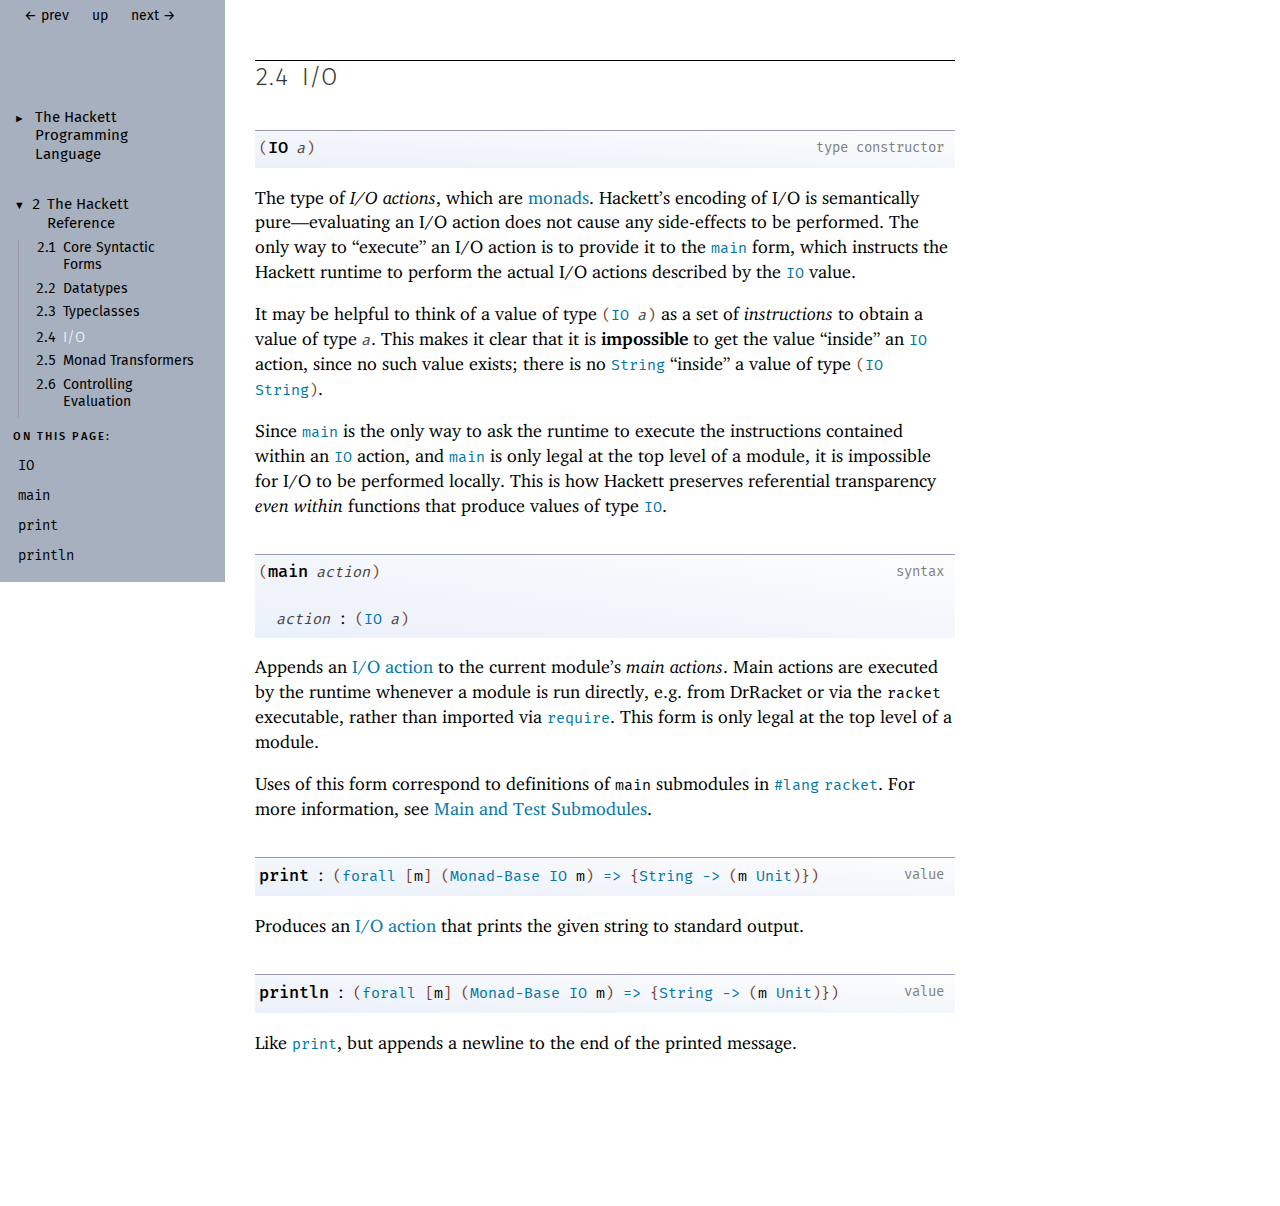
<file: reference-io.html>
<!DOCTYPE html PUBLIC "-//W3C//DTD HTML 4.01 Transitional//EN" "http://www.w3.org/TR/html4/loose.dtd">
<html><head><meta http-equiv="content-type" content="text/html; charset=utf-8"/><meta name="viewport" content="width=device-width, initial-scale=0.8"/><title>2.4&nbsp;I/O</title><link rel="stylesheet" type="text/css" href="scribble.css" title="default"/><link rel="stylesheet" type="text/css" href="racket.css" title="default"/><link rel="stylesheet" type="text/css" href="manual-style.css" title="default"/><link rel="stylesheet" type="text/css" href="manual-racket.css" title="default"/><script type="text/javascript" src="scribble-common.js"></script><script type="text/javascript" src="manual-racket.js"></script><!--[if IE 6]><style type="text/css">.SIEHidden { overflow: hidden; }</style><![endif]--></head><body id="scribble-racket-lang-org"><div class="tocset"><div class="tocview"><div class="tocviewlist tocviewlisttopspace"><div class="tocviewtitle"><table cellspacing="0" cellpadding="0"><tr><td style="width: 1em;"><a href="javascript:void(0);" title="Expand/Collapse" class="tocviewtoggle" onclick="TocviewToggle(this,&quot;tocview_0&quot;);">&#9658;</a></td><td></td><td><a href="index.html" class="tocviewlink" data-pltdoc="x">The Hackett Programming Language</a></td></tr></table></div><div class="tocviewsublisttop" style="display: none;" id="tocview_0"><table cellspacing="0" cellpadding="0"><tr><td align="right">1&nbsp;</td><td><a href="guide.html" class="tocviewlink" data-pltdoc="x">The Hackett Guide</a></td></tr><tr><td align="right">2&nbsp;</td><td><a href="reference.html" class="tocviewselflink" data-pltdoc="x">The Hackett Reference</a></td></tr><tr><td align="right"></td><td><a href="doc-index.html" class="tocviewlink" data-pltdoc="x">Index</a></td></tr></table></div></div><div class="tocviewlist"><table cellspacing="0" cellpadding="0"><tr><td style="width: 1em;"><a href="javascript:void(0);" title="Expand/Collapse" class="tocviewtoggle" onclick="TocviewToggle(this,&quot;tocview_1&quot;);">&#9660;</a></td><td>2&nbsp;</td><td><a href="reference.html" class="tocviewlink" data-pltdoc="x">The Hackett Reference</a></td></tr></table><div class="tocviewsublistbottom" style="display: block;" id="tocview_1"><table cellspacing="0" cellpadding="0"><tr><td align="right">2.1&nbsp;</td><td><a href="reference-syntactic-forms.html" class="tocviewlink" data-pltdoc="x">Core Syntactic Forms</a></td></tr><tr><td align="right">2.2&nbsp;</td><td><a href="reference-datatypes.html" class="tocviewlink" data-pltdoc="x">Datatypes</a></td></tr><tr><td align="right">2.3&nbsp;</td><td><a href="reference-typeclasses.html" class="tocviewlink" data-pltdoc="x">Typeclasses</a></td></tr><tr><td align="right">2.4&nbsp;</td><td><a href="" class="tocviewselflink" data-pltdoc="x">I/<span class="mywbr"> &nbsp;</span>O</a></td></tr><tr><td align="right">2.5&nbsp;</td><td><a href="reference-monad-transformers.html" class="tocviewlink" data-pltdoc="x">Monad Transformers</a></td></tr><tr><td align="right">2.6&nbsp;</td><td><a href="reference-controlling-evaluation.html" class="tocviewlink" data-pltdoc="x">Controlling Evaluation</a></td></tr></table></div></div></div><div class="tocsub"><div class="tocsubtitle">On this page:</div><table class="tocsublist" cellspacing="0"><tr><td><a href="#%28form._%28%28lib._hackett%2Fmain..rkt%29._~23~25hackett-type~3a.I.O%29%29" class="tocsublink" data-pltdoc="x"><span class="RktSym"><span class="RktStxLink">IO</span></span></a></td></tr><tr><td><a href="#%28form._%28%28lib._hackett%2Fmain..rkt%29._main%29%29" class="tocsublink" data-pltdoc="x"><span class="RktSym"><span class="RktStxLink">main</span></span></a></td></tr><tr><td><a href="#%28def._%28%28lib._hackett%2Fmain..rkt%29._print%29%29" class="tocsublink" data-pltdoc="x"><span class="RktSym"><span class="RktValLink">print</span></span></a></td></tr><tr><td><a href="#%28def._%28%28lib._hackett%2Fmain..rkt%29._println%29%29" class="tocsublink" data-pltdoc="x"><span class="RktSym"><span class="RktValLink">println</span></span></a></td></tr></table></div></div><div class="maincolumn"><div class="main"><div class="navsettop"><span class="navleft"><div class="nosearchform"></div>&nbsp;&nbsp;</span><span class="navright">&nbsp;&nbsp;<a href="reference-typeclasses.html" title="backward to &quot;2.3 Typeclasses&quot;" data-pltdoc="x">&larr; prev</a>&nbsp;&nbsp;<a href="reference.html" title="up to &quot;2 The Hackett Reference&quot;" data-pltdoc="x">up</a>&nbsp;&nbsp;<a href="reference-monad-transformers.html" title="forward to &quot;2.5 Monad Transformers&quot;" data-pltdoc="x">next &rarr;</a></span>&nbsp;</div><h4>2.4<tt>&nbsp;</tt><a name="(part._reference-io)"></a>I/O</h4><p><div class="SIntrapara"><blockquote class="SVInsetFlow"><table cellspacing="0" cellpadding="0" class="boxed RBoxed"><tr><td><blockquote class="SubFlow"><div class="RBackgroundLabel SIEHidden"><div class="RBackgroundLabelInner"><p>type constructor</p></div></div><p class="RForeground"><span class="RktPn">(</span><a name="(form._((lib._hackett/main..rkt)._~23~25hackett-type~3a.I.O))"></a><span class="RktSym"><a href="#%28form._%28%28lib._hackett%2Fmain..rkt%29._~23~25hackett-type~3a.I.O%29%29" class="RktStxDef RktStxLink" data-pltdoc="x">IO</a></span><span class="hspace">&nbsp;</span><span class="RktVar">a</span><span class="RktPn">)</span></p></blockquote></td></tr></table></blockquote></div><div class="SIntrapara">The type of <a name="(tech._i/o._action)"></a><span style="font-style: italic">I/O actions</span>, which are <a href="reference-typeclasses.html#%28tech._monad%29" class="techoutside" data-pltdoc="x"><span class="techinside">monads</span></a>. Hackett&#8217;s encoding of I/O is semantically
pure&#8212;evaluating an I/O action does not cause any side-effects to be performed. The only way to
&#8220;execute&#8221; an I/O action is to provide it to the <span class="RktSym"><a href="#%28form._%28%28lib._hackett%2Fmain..rkt%29._main%29%29" class="RktStxLink" data-pltdoc="x">main</a></span> form, which instructs the Hackett
runtime to perform the actual I/O actions described by the <span class="RktSym"><a href="#%28form._%28%28lib._hackett%2Fmain..rkt%29._~23~25hackett-type~3a.I.O%29%29" class="RktStxLink" data-pltdoc="x">IO</a></span> value.</div></p><p>It may be helpful to think of a value of type <span class="RktPn">(</span><span class="RktSym"><a href="#%28form._%28%28lib._hackett%2Fmain..rkt%29._~23~25hackett-type~3a.I.O%29%29" class="RktStxLink" data-pltdoc="x">IO</a></span><span class="stt"> </span><span class="RktVar">a</span><span class="RktPn">)</span> as a set of <span style="font-style: italic">instructions</span> to
obtain a value of type <span class="RktVar">a</span>. This makes it clear that it is <span style="font-weight: bold">impossible</span> to get the value
&#8220;inside&#8221; an <span class="RktSym"><a href="#%28form._%28%28lib._hackett%2Fmain..rkt%29._~23~25hackett-type~3a.I.O%29%29" class="RktStxLink" data-pltdoc="x">IO</a></span> action, since no such value exists; there is no <span class="RktSym"><a href="reference-datatypes.html#%28form._%28%28lib._hackett%2Fmain..rkt%29._~23~25hackett-type~3a.String%29%29" class="RktStxLink" data-pltdoc="x">String</a></span> &#8220;inside&#8221; a
value of type <span class="RktPn">(</span><span class="RktSym"><a href="#%28form._%28%28lib._hackett%2Fmain..rkt%29._~23~25hackett-type~3a.I.O%29%29" class="RktStxLink" data-pltdoc="x">IO</a></span><span class="stt"> </span><span class="RktSym"><a href="reference-datatypes.html#%28form._%28%28lib._hackett%2Fmain..rkt%29._~23~25hackett-type~3a.String%29%29" class="RktStxLink" data-pltdoc="x">String</a></span><span class="RktPn">)</span>.</p><p>Since <span class="RktSym"><a href="#%28form._%28%28lib._hackett%2Fmain..rkt%29._main%29%29" class="RktStxLink" data-pltdoc="x">main</a></span> is the only way to ask the runtime to execute the instructions contained within
an <span class="RktSym"><a href="#%28form._%28%28lib._hackett%2Fmain..rkt%29._~23~25hackett-type~3a.I.O%29%29" class="RktStxLink" data-pltdoc="x">IO</a></span> action, and <span class="RktSym"><a href="#%28form._%28%28lib._hackett%2Fmain..rkt%29._main%29%29" class="RktStxLink" data-pltdoc="x">main</a></span> is only legal at the top level of a module, it is
impossible for I/O to be performed locally. This is how Hackett preserves referential transparency
<span style="font-style: italic">even within</span> functions that produce values of type <span class="RktSym"><a href="#%28form._%28%28lib._hackett%2Fmain..rkt%29._~23~25hackett-type~3a.I.O%29%29" class="RktStxLink" data-pltdoc="x">IO</a></span>.</p><p><div class="SIntrapara"><blockquote class="SVInsetFlow"><table cellspacing="0" cellpadding="0" class="boxed RBoxed"><tr><td><blockquote class="SubFlow"><div class="RBackgroundLabel SIEHidden"><div class="RBackgroundLabelInner"><p>syntax</p></div></div><p class="RForeground"><span class="RktPn">(</span><a name="(form._((lib._hackett/main..rkt)._main))"></a><span title="Provided from: hackett | Package: hackett-lib"><span class="RktSym"><a href="#%28form._%28%28lib._hackett%2Fmain..rkt%29._main%29%29" class="RktStxDef RktStxLink" data-pltdoc="x">main</a></span></span><span class="hspace">&nbsp;</span><span class="RktVar">action</span><span class="RktPn">)</span></p></blockquote></td></tr><tr><td><span class="stt">&nbsp;</span></td></tr><tr><td><table cellspacing="0" cellpadding="0" class="argcontract"><tr><td><span class="hspace">&nbsp;&nbsp;</span></td><td><span class="RktVar">action</span></td><td><span class="hspace">&nbsp;</span></td><td>:</td><td><span class="hspace">&nbsp;</span></td><td><span class="RktPn">(</span><span class="RktSym"><a href="#%28form._%28%28lib._hackett%2Fmain..rkt%29._~23~25hackett-type~3a.I.O%29%29" class="RktStxLink" data-pltdoc="x">IO</a></span><span class="hspace">&nbsp;</span><span class="RktVar">a</span><span class="RktPn">)</span></td></tr></table></td></tr></table></blockquote></div><div class="SIntrapara">Appends an <a href="#%28tech._i%2Fo._action%29" class="techoutside" data-pltdoc="x"><span class="techinside">I/O action</span></a> to the current module&#8217;s <a name="(tech._main._action)"></a><span style="font-style: italic">main actions</span>. Main actions are executed
by the runtime whenever a module is run directly, e.g. from DrRacket or via the <span class="stt">racket</span>
executable, rather than imported via <span class="RktSym"><a href="reference-syntactic-forms.html#%28form._%28%28lib._hackett%2Fmain..rkt%29._require%29%29" class="RktStxLink" data-pltdoc="x">require</a></span>. This form is only legal at the top level of a
module.</div></p><p>Uses of this form correspond to definitions of <span class="RktSym">main</span> submodules in <a href="http://docs.racket-lang.org/guide/Module_Syntax.html#%28part._hash-lang%29" class="RktModLink" data-pltdoc="x"><span class="RktMod">#lang</span></a>
<a href="http://docs.racket-lang.org/reference/index.html" class="RktModLink" data-pltdoc="x"><span class="RktSym">racket</span></a>. For more information, see
<a href="http://docs.racket-lang.org/guide/Module_Syntax.html#%28part._main-and-test%29" data-pltdoc="x">Main and Test Submodules</a>.</p><p><div class="SIntrapara"><blockquote class="SVInsetFlow"><table cellspacing="0" cellpadding="0" class="boxed RBoxed"><tr><td><blockquote class="SubFlow"><div class="RBackgroundLabel SIEHidden"><div class="RBackgroundLabelInner"><p>value</p></div></div><p class="RForeground"><a name="(def._((lib._hackett/main..rkt)._print))"></a><span title="Provided from: hackett | Package: hackett-lib"><span class="RktSym"><a href="#%28def._%28%28lib._hackett%2Fmain..rkt%29._print%29%29" class="RktValDef RktValLink" data-pltdoc="x">print</a></span></span><span class="hspace">&nbsp;</span>:<span class="hspace">&nbsp;</span><span class="RktPn">(</span><span class="RktSym"><a href="reference-datatypes.html#%28form._%28%28lib._hackett%2Fmain..rkt%29._~23~25hackett-type~3aforall%29%29" class="RktStxLink" data-pltdoc="x">forall</a></span><span class="hspace">&nbsp;</span><span class="RktPn">[</span><span class="RktSym">m</span><span class="RktPn">]</span><span class="hspace">&nbsp;</span><span class="RktPn">(</span><span class="RktSym"><a href="reference-monad-transformers.html#%28def._%28%28lib._hackett%2Fmonad%2Fbase..rkt%29._~23~25hackett-type~3a.Monad-.Base%29%29" class="RktValLink" data-pltdoc="x">Monad-Base</a></span><span class="hspace">&nbsp;</span><span class="RktSym"><a href="#%28form._%28%28lib._hackett%2Fmain..rkt%29._~23~25hackett-type~3a.I.O%29%29" class="RktStxLink" data-pltdoc="x">IO</a></span><span class="hspace">&nbsp;</span><span class="RktSym">m</span><span class="RktPn">)</span><span class="hspace">&nbsp;</span><span class="RktSym"><a href="reference-datatypes.html#%28form._%28%28lib._hackett%2Fmain..rkt%29._~23~25hackett-type~3a~3d~3e%29%29" class="RktStxLink" data-pltdoc="x">=&gt;</a></span><span class="hspace">&nbsp;</span><span class="RktPn">{</span><span class="RktSym"><a href="reference-datatypes.html#%28form._%28%28lib._hackett%2Fmain..rkt%29._~23~25hackett-type~3a.String%29%29" class="RktStxLink" data-pltdoc="x">String</a></span><span class="hspace">&nbsp;</span><span class="RktSym"><a href="reference-datatypes.html#%28form._%28%28lib._hackett%2Fmain..rkt%29._~23~25hackett-type~3a-~3e%29%29" class="RktStxLink" data-pltdoc="x"><span class="nobreak">-&gt;</span></a></span><span class="hspace">&nbsp;</span><span class="RktPn">(</span><span class="RktSym">m</span><span class="hspace">&nbsp;</span><span class="RktSym"><a href="reference-datatypes.html#%28def._%28%28lib._hackett%2Fmain..rkt%29._~23~25hackett-type~3a.Unit%29%29" class="RktValLink" data-pltdoc="x">Unit</a></span><span class="RktPn">)</span><span class="RktPn">}</span><span class="RktPn">)</span></p></blockquote></td></tr></table></blockquote></div><div class="SIntrapara">Produces an <a href="#%28tech._i%2Fo._action%29" class="techoutside" data-pltdoc="x"><span class="techinside">I/O action</span></a> that prints the given string to standard output.</div></p><p><div class="SIntrapara"><blockquote class="SVInsetFlow"><table cellspacing="0" cellpadding="0" class="boxed RBoxed"><tr><td><blockquote class="SubFlow"><div class="RBackgroundLabel SIEHidden"><div class="RBackgroundLabelInner"><p>value</p></div></div><p class="RForeground"><a name="(def._((lib._hackett/main..rkt)._println))"></a><span title="Provided from: hackett | Package: hackett-lib"><span class="RktSym"><a href="#%28def._%28%28lib._hackett%2Fmain..rkt%29._println%29%29" class="RktValDef RktValLink" data-pltdoc="x">println</a></span></span><span class="hspace">&nbsp;</span>:<span class="hspace">&nbsp;</span><span class="RktPn">(</span><span class="RktSym"><a href="reference-datatypes.html#%28form._%28%28lib._hackett%2Fmain..rkt%29._~23~25hackett-type~3aforall%29%29" class="RktStxLink" data-pltdoc="x">forall</a></span><span class="hspace">&nbsp;</span><span class="RktPn">[</span><span class="RktSym">m</span><span class="RktPn">]</span><span class="hspace">&nbsp;</span><span class="RktPn">(</span><span class="RktSym"><a href="reference-monad-transformers.html#%28def._%28%28lib._hackett%2Fmonad%2Fbase..rkt%29._~23~25hackett-type~3a.Monad-.Base%29%29" class="RktValLink" data-pltdoc="x">Monad-Base</a></span><span class="hspace">&nbsp;</span><span class="RktSym"><a href="#%28form._%28%28lib._hackett%2Fmain..rkt%29._~23~25hackett-type~3a.I.O%29%29" class="RktStxLink" data-pltdoc="x">IO</a></span><span class="hspace">&nbsp;</span><span class="RktSym">m</span><span class="RktPn">)</span><span class="hspace">&nbsp;</span><span class="RktSym"><a href="reference-datatypes.html#%28form._%28%28lib._hackett%2Fmain..rkt%29._~23~25hackett-type~3a~3d~3e%29%29" class="RktStxLink" data-pltdoc="x">=&gt;</a></span><span class="hspace">&nbsp;</span><span class="RktPn">{</span><span class="RktSym"><a href="reference-datatypes.html#%28form._%28%28lib._hackett%2Fmain..rkt%29._~23~25hackett-type~3a.String%29%29" class="RktStxLink" data-pltdoc="x">String</a></span><span class="hspace">&nbsp;</span><span class="RktSym"><a href="reference-datatypes.html#%28form._%28%28lib._hackett%2Fmain..rkt%29._~23~25hackett-type~3a-~3e%29%29" class="RktStxLink" data-pltdoc="x"><span class="nobreak">-&gt;</span></a></span><span class="hspace">&nbsp;</span><span class="RktPn">(</span><span class="RktSym">m</span><span class="hspace">&nbsp;</span><span class="RktSym"><a href="reference-datatypes.html#%28def._%28%28lib._hackett%2Fmain..rkt%29._~23~25hackett-type~3a.Unit%29%29" class="RktValLink" data-pltdoc="x">Unit</a></span><span class="RktPn">)</span><span class="RktPn">}</span><span class="RktPn">)</span></p></blockquote></td></tr></table></blockquote></div><div class="SIntrapara">Like <span class="RktSym"><a href="#%28def._%28%28lib._hackett%2Fmain..rkt%29._print%29%29" class="RktValLink" data-pltdoc="x">print</a></span>, but appends a newline to the end of the printed message.</div></p><div class="navsetbottom"><span class="navleft"><div class="nosearchform"></div>&nbsp;&nbsp;</span><span class="navright">&nbsp;&nbsp;<a href="reference-typeclasses.html" title="backward to &quot;2.3 Typeclasses&quot;" data-pltdoc="x">&larr; prev</a>&nbsp;&nbsp;<a href="reference.html" title="up to &quot;2 The Hackett Reference&quot;" data-pltdoc="x">up</a>&nbsp;&nbsp;<a href="reference-monad-transformers.html" title="forward to &quot;2.5 Monad Transformers&quot;" data-pltdoc="x">next &rarr;</a></span>&nbsp;</div></div></div><div id="contextindicator">&nbsp;</div></body></html>
</file>
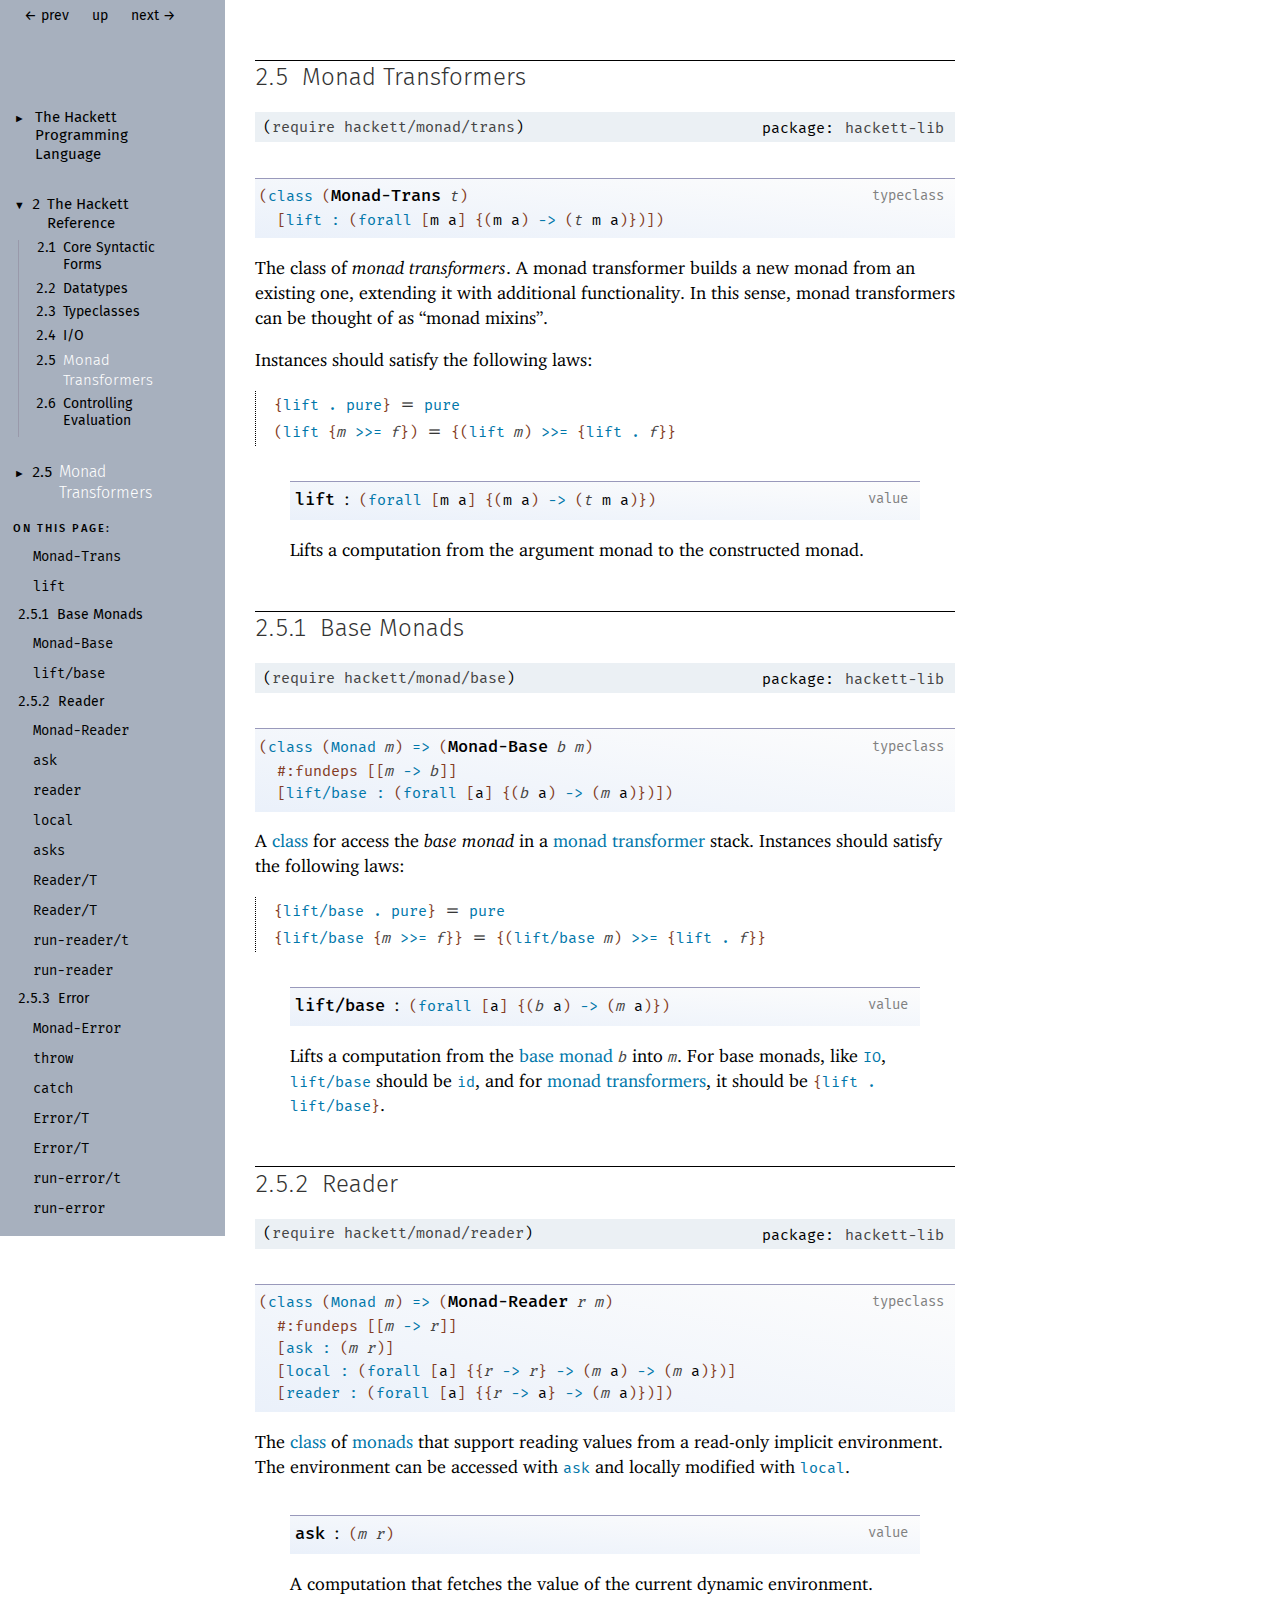
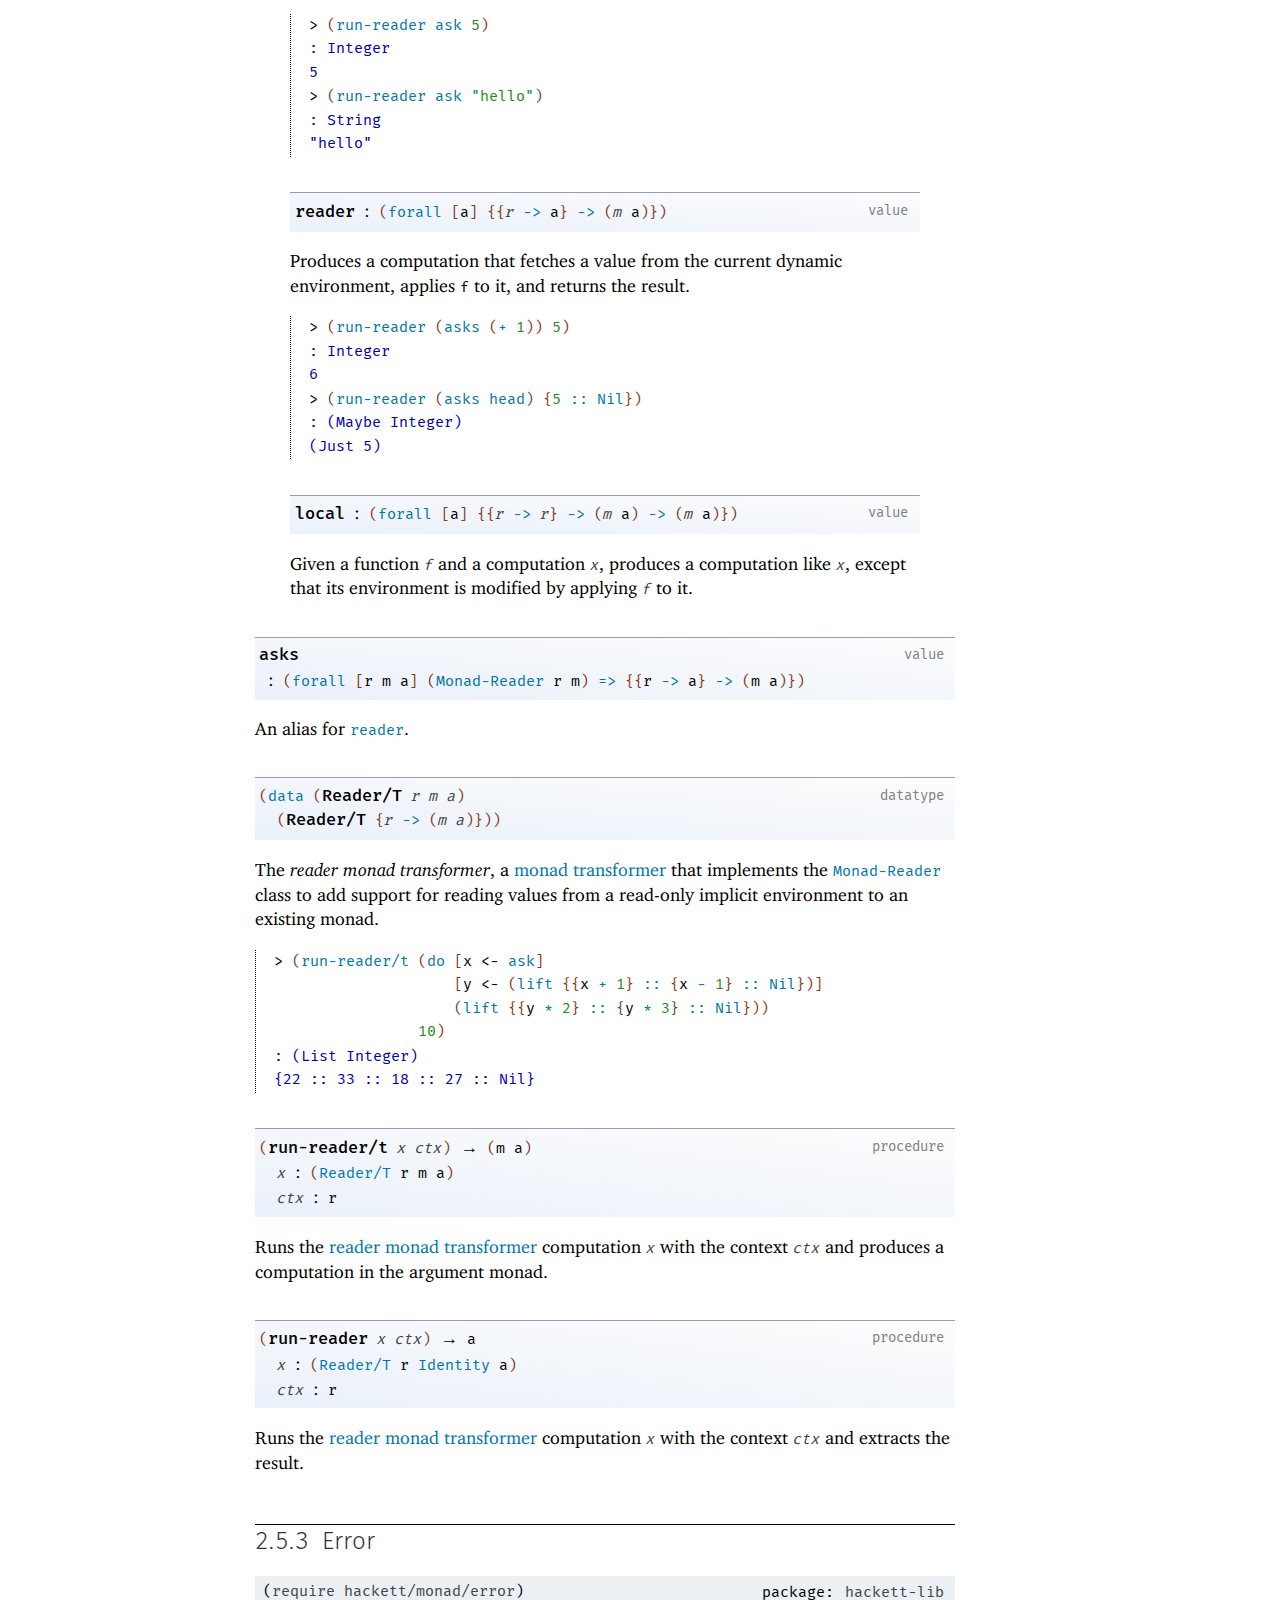
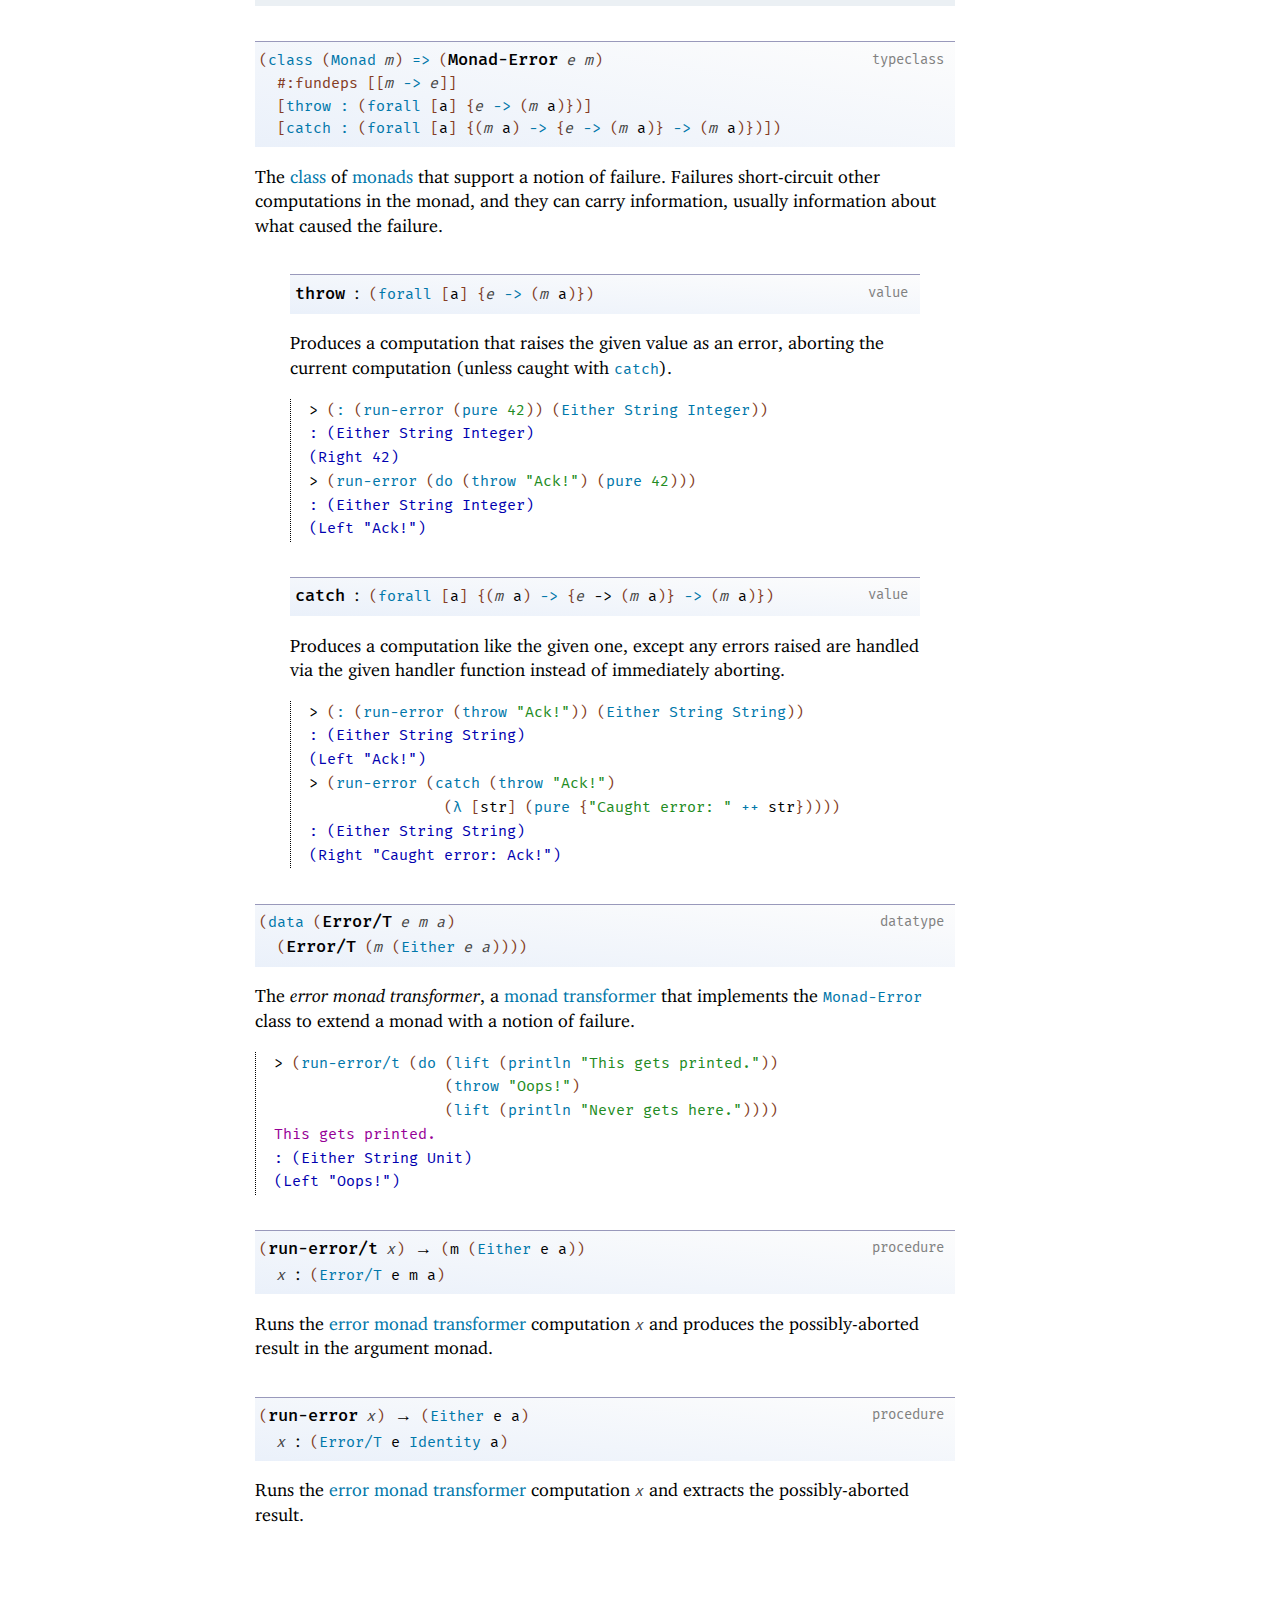
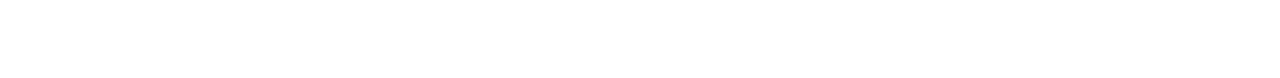
<file: reference-monad-transformers.html>
<!DOCTYPE html PUBLIC "-//W3C//DTD HTML 4.01 Transitional//EN" "http://www.w3.org/TR/html4/loose.dtd">
<html><head><meta http-equiv="content-type" content="text/html; charset=utf-8"/><meta name="viewport" content="width=device-width, initial-scale=0.8"/><title>2.5&nbsp;Monad Transformers</title><link rel="stylesheet" type="text/css" href="scribble.css" title="default"/><link rel="stylesheet" type="text/css" href="racket.css" title="default"/><link rel="stylesheet" type="text/css" href="manual-style.css" title="default"/><link rel="stylesheet" type="text/css" href="manual-racket.css" title="default"/><script type="text/javascript" src="scribble-common.js"></script><script type="text/javascript" src="manual-racket.js"></script><!--[if IE 6]><style type="text/css">.SIEHidden { overflow: hidden; }</style><![endif]--></head><body id="scribble-racket-lang-org"><div class="tocset"><div class="tocview"><div class="tocviewlist tocviewlisttopspace"><div class="tocviewtitle"><table cellspacing="0" cellpadding="0"><tr><td style="width: 1em;"><a href="javascript:void(0);" title="Expand/Collapse" class="tocviewtoggle" onclick="TocviewToggle(this,&quot;tocview_0&quot;);">&#9658;</a></td><td></td><td><a href="index.html" class="tocviewlink" data-pltdoc="x">The Hackett Programming Language</a></td></tr></table></div><div class="tocviewsublisttop" style="display: none;" id="tocview_0"><table cellspacing="0" cellpadding="0"><tr><td align="right">1&nbsp;</td><td><a href="guide.html" class="tocviewlink" data-pltdoc="x">The Hackett Guide</a></td></tr><tr><td align="right">2&nbsp;</td><td><a href="reference.html" class="tocviewselflink" data-pltdoc="x">The Hackett Reference</a></td></tr><tr><td align="right"></td><td><a href="doc-index.html" class="tocviewlink" data-pltdoc="x">Index</a></td></tr></table></div></div><div class="tocviewlist"><table cellspacing="0" cellpadding="0"><tr><td style="width: 1em;"><a href="javascript:void(0);" title="Expand/Collapse" class="tocviewtoggle" onclick="TocviewToggle(this,&quot;tocview_1&quot;);">&#9660;</a></td><td>2&nbsp;</td><td><a href="reference.html" class="tocviewlink" data-pltdoc="x">The Hackett Reference</a></td></tr></table><div class="tocviewsublist" style="display: block;" id="tocview_1"><table cellspacing="0" cellpadding="0"><tr><td align="right">2.1&nbsp;</td><td><a href="reference-syntactic-forms.html" class="tocviewlink" data-pltdoc="x">Core Syntactic Forms</a></td></tr><tr><td align="right">2.2&nbsp;</td><td><a href="reference-datatypes.html" class="tocviewlink" data-pltdoc="x">Datatypes</a></td></tr><tr><td align="right">2.3&nbsp;</td><td><a href="reference-typeclasses.html" class="tocviewlink" data-pltdoc="x">Typeclasses</a></td></tr><tr><td align="right">2.4&nbsp;</td><td><a href="reference-io.html" class="tocviewlink" data-pltdoc="x">I/<span class="mywbr"> &nbsp;</span>O</a></td></tr><tr><td align="right">2.5&nbsp;</td><td><a href="" class="tocviewselflink" data-pltdoc="x">Monad Transformers</a></td></tr><tr><td align="right">2.6&nbsp;</td><td><a href="reference-controlling-evaluation.html" class="tocviewlink" data-pltdoc="x">Controlling Evaluation</a></td></tr></table></div></div><div class="tocviewlist"><table cellspacing="0" cellpadding="0"><tr><td style="width: 1em;"><a href="javascript:void(0);" title="Expand/Collapse" class="tocviewtoggle" onclick="TocviewToggle(this,&quot;tocview_2&quot;);">&#9658;</a></td><td>2.5&nbsp;</td><td><a href="" class="tocviewselflink" data-pltdoc="x">Monad Transformers</a></td></tr></table><div class="tocviewsublistbottom" style="display: none;" id="tocview_2"><table cellspacing="0" cellpadding="0"><tr><td align="right">2.5.1&nbsp;</td><td><a href="#%28part._reference-monad-base%29" class="tocviewlink" data-pltdoc="x">Base Monads</a></td></tr><tr><td align="right">2.5.2&nbsp;</td><td><a href="#%28part._reference-reader-monad%29" class="tocviewlink" data-pltdoc="x">Reader</a></td></tr><tr><td align="right">2.5.3&nbsp;</td><td><a href="#%28part._reference-error-monad%29" class="tocviewlink" data-pltdoc="x">Error</a></td></tr></table></div></div></div><div class="tocsub"><div class="tocsubtitle">On this page:</div><table class="tocsublist" cellspacing="0"><tr><td><a href="#%28def._%28%28lib._hackett%2Fmonad%2Ftrans..rkt%29._~23~25hackett-type~3a.Monad-.Trans%29%29" class="tocsubnonseclink" data-pltdoc="x"><span class="RktSym"><span class="RktValLink">Monad-<wbr></wbr>Trans</span></span></a></td></tr><tr><td><a href="#%28def._%28%28lib._hackett%2Fmonad%2Ftrans..rkt%29._lift%29%29" class="tocsubnonseclink" data-pltdoc="x"><span class="RktSym"><span class="RktValLink">lift</span></span></a></td></tr><tr><td><span class="tocsublinknumber">2.5.1<tt>&nbsp;</tt></span><a href="#%28part._reference-monad-base%29" class="tocsubseclink" data-pltdoc="x">Base Monads</a></td></tr><tr><td><a href="#%28def._%28%28lib._hackett%2Fmonad%2Fbase..rkt%29._~23~25hackett-type~3a.Monad-.Base%29%29" class="tocsubnonseclink" data-pltdoc="x"><span class="RktSym"><span class="RktValLink">Monad-<wbr></wbr>Base</span></span></a></td></tr><tr><td><a href="#%28def._%28%28lib._hackett%2Fmonad%2Fbase..rkt%29._lift%2Fbase%29%29" class="tocsubnonseclink" data-pltdoc="x"><span class="RktSym"><span class="RktValLink">lift/<span class="mywbr"> &nbsp;</span>base</span></span></a></td></tr><tr><td><span class="tocsublinknumber">2.5.2<tt>&nbsp;</tt></span><a href="#%28part._reference-reader-monad%29" class="tocsubseclink" data-pltdoc="x">Reader</a></td></tr><tr><td><a href="#%28def._%28%28lib._hackett%2Fmonad%2Freader..rkt%29._~23~25hackett-type~3a.Monad-.Reader%29%29" class="tocsubnonseclink" data-pltdoc="x"><span class="RktSym"><span class="RktValLink">Monad-<wbr></wbr>Reader</span></span></a></td></tr><tr><td><a href="#%28def._%28%28lib._hackett%2Fmonad%2Freader..rkt%29._ask%29%29" class="tocsubnonseclink" data-pltdoc="x"><span class="RktSym"><span class="RktValLink">ask</span></span></a></td></tr><tr><td><a href="#%28def._%28%28lib._hackett%2Fmonad%2Freader..rkt%29._reader%29%29" class="tocsubnonseclink" data-pltdoc="x"><span class="RktSym"><span class="RktValLink">reader</span></span></a></td></tr><tr><td><a href="#%28def._%28%28lib._hackett%2Fmonad%2Freader..rkt%29._local%29%29" class="tocsubnonseclink" data-pltdoc="x"><span class="RktSym"><span class="RktValLink">local</span></span></a></td></tr><tr><td><a href="#%28def._%28%28lib._hackett%2Fmonad%2Freader..rkt%29._asks%29%29" class="tocsubnonseclink" data-pltdoc="x"><span class="RktSym"><span class="RktValLink">asks</span></span></a></td></tr><tr><td><a href="#%28def._%28%28lib._hackett%2Fmonad%2Freader..rkt%29._~23~25hackett-type~3a.Reader%2F.T%29%29" class="tocsubnonseclink" data-pltdoc="x"><span class="RktSym"><span class="RktValLink">Reader/<span class="mywbr"> &nbsp;</span>T</span></span></a></td></tr><tr><td><a href="#%28def._%28%28lib._hackett%2Fmonad%2Freader..rkt%29._.Reader%2F.T%29%29" class="tocsubnonseclink" data-pltdoc="x"><span class="RktSym"><span class="RktValLink">Reader/<span class="mywbr"> &nbsp;</span>T</span></span></a></td></tr><tr><td><a href="#%28def._%28%28lib._hackett%2Fmonad%2Freader..rkt%29._run-reader%2Ft%29%29" class="tocsubnonseclink" data-pltdoc="x"><span class="RktSym"><span class="RktValLink">run-<wbr></wbr>reader/<span class="mywbr"> &nbsp;</span>t</span></span></a></td></tr><tr><td><a href="#%28def._%28%28lib._hackett%2Fmonad%2Freader..rkt%29._run-reader%29%29" class="tocsubnonseclink" data-pltdoc="x"><span class="RktSym"><span class="RktValLink">run-<wbr></wbr>reader</span></span></a></td></tr><tr><td><span class="tocsublinknumber">2.5.3<tt>&nbsp;</tt></span><a href="#%28part._reference-error-monad%29" class="tocsubseclink" data-pltdoc="x">Error</a></td></tr><tr><td><a href="#%28def._%28%28lib._hackett%2Fmonad%2Ferror..rkt%29._~23~25hackett-type~3a.Monad-.Error%29%29" class="tocsubnonseclink" data-pltdoc="x"><span class="RktSym"><span class="RktValLink">Monad-<wbr></wbr>Error</span></span></a></td></tr><tr><td><a href="#%28def._%28%28lib._hackett%2Fmonad%2Ferror..rkt%29._throw%29%29" class="tocsubnonseclink" data-pltdoc="x"><span class="RktSym"><span class="RktValLink">throw</span></span></a></td></tr><tr><td><a href="#%28def._%28%28lib._hackett%2Fmonad%2Ferror..rkt%29._catch%29%29" class="tocsubnonseclink" data-pltdoc="x"><span class="RktSym"><span class="RktValLink">catch</span></span></a></td></tr><tr><td><a href="#%28def._%28%28lib._hackett%2Fmonad%2Ferror..rkt%29._~23~25hackett-type~3a.Error%2F.T%29%29" class="tocsubnonseclink" data-pltdoc="x"><span class="RktSym"><span class="RktValLink">Error/<span class="mywbr"> &nbsp;</span>T</span></span></a></td></tr><tr><td><a href="#%28def._%28%28lib._hackett%2Fmonad%2Ferror..rkt%29._.Error%2F.T%29%29" class="tocsubnonseclink" data-pltdoc="x"><span class="RktSym"><span class="RktValLink">Error/<span class="mywbr"> &nbsp;</span>T</span></span></a></td></tr><tr><td><a href="#%28def._%28%28lib._hackett%2Fmonad%2Ferror..rkt%29._run-error%2Ft%29%29" class="tocsubnonseclink" data-pltdoc="x"><span class="RktSym"><span class="RktValLink">run-<wbr></wbr>error/<span class="mywbr"> &nbsp;</span>t</span></span></a></td></tr><tr><td><a href="#%28def._%28%28lib._hackett%2Fmonad%2Ferror..rkt%29._run-error%29%29" class="tocsubnonseclink" data-pltdoc="x"><span class="RktSym"><span class="RktValLink">run-<wbr></wbr>error</span></span></a></td></tr></table></div></div><div class="maincolumn"><div class="main"><div class="navsettop"><span class="navleft"><div class="nosearchform"></div>&nbsp;&nbsp;</span><span class="navright">&nbsp;&nbsp;<a href="reference-io.html" title="backward to &quot;2.4 I/O&quot;" data-pltdoc="x">&larr; prev</a>&nbsp;&nbsp;<a href="reference.html" title="up to &quot;2 The Hackett Reference&quot;" data-pltdoc="x">up</a>&nbsp;&nbsp;<a href="reference-controlling-evaluation.html" title="forward to &quot;2.6 Controlling Evaluation&quot;" data-pltdoc="x">next &rarr;</a></span>&nbsp;</div><h4>2.5<tt>&nbsp;</tt><a name="(part._reference-monad-transformers)"></a><a name="(mod-path._hackett/monad/trans)"></a>Monad Transformers</h4><p><table cellspacing="0" cellpadding="0" class="defmodule"><tr><td align="left"><span class="hspace">&nbsp;</span><span class="RktPn">(</span><span class="RktSym"><a href="http://docs.racket-lang.org/reference/require.html#%28form._%28%28lib._racket%2Fprivate%2Fbase..rkt%29._require%29%29" class="RktStxLink" data-pltdoc="x">require</a></span><span class="stt"> </span><a href="" class="RktModLink" data-pltdoc="x"><span class="RktSym">hackett/monad/trans</span></a><span class="RktPn">)</span></td><td align="right"><span class="RpackageSpec"><span class="Smaller">&nbsp;package:</span> <a href="https://pkgs.racket-lang.org/package/hackett-lib" title="Install this package using `raco pkg install hackett-lib`"><span class="stt">hackett-lib</span></a></span></td></tr></table></p><p><div class="SIntrapara"><blockquote class="SVInsetFlow"><table cellspacing="0" cellpadding="0" class="boxed RBoxed"><tr><td><blockquote class="SubFlow"><div class="RBackgroundLabel SIEHidden"><div class="RBackgroundLabelInner"><p>typeclass</p></div></div><p class="RForeground"><span class="RktPn">(</span><span class="RktSym"><a href="reference-typeclasses.html#%28form._%28%28lib._hackett%2Fmain..rkt%29._class%29%29" class="RktStxLink" data-pltdoc="x">class</a></span><span class="hspace">&nbsp;</span><span class="RktPn">(</span><a name="(def._((lib._hackett/monad/trans..rkt)._~23~25hackett-type~3a.Monad-.Trans))"></a><span class="RktSym"><a href="#%28def._%28%28lib._hackett%2Fmonad%2Ftrans..rkt%29._~23~25hackett-type~3a.Monad-.Trans%29%29" class="RktValDef RktValLink" data-pltdoc="x">Monad-Trans</a></span><span class="hspace">&nbsp;</span><span class="RktVar">t</span><span class="RktPn">)</span></p></blockquote></td></tr><tr><td><span class="hspace">&nbsp;&nbsp;</span><span class="RktPn">[</span><span class="RktSym"><a href="#%28def._%28%28lib._hackett%2Fmonad%2Ftrans..rkt%29._lift%29%29" class="RktValLink" data-pltdoc="x">lift</a></span><span class="hspace">&nbsp;</span><span class="RktSym"><a href="reference-syntactic-forms.html#%28form._%28%28lib._hackett%2Fmain..rkt%29._~3a%29%29" class="RktStxLink" data-pltdoc="x">:</a></span><span class="hspace">&nbsp;</span><span class="RktPn">(</span><span class="RktSym"><a href="reference-datatypes.html#%28form._%28%28lib._hackett%2Fmain..rkt%29._~23~25hackett-type~3aforall%29%29" class="RktStxLink" data-pltdoc="x">forall</a></span><span class="stt"> </span><span class="RktPn">[</span><span class="RktSym">m</span><span class="stt"> </span><span class="RktSym">a</span><span class="RktPn">]</span><span class="stt"> </span><span class="RktPn">{</span><span class="RktPn">(</span><span class="RktSym">m</span><span class="stt"> </span><span class="RktSym">a</span><span class="RktPn">)</span><span class="stt"> </span><span class="RktSym"><a href="reference-datatypes.html#%28form._%28%28lib._hackett%2Fmain..rkt%29._~23~25hackett-type~3a-~3e%29%29" class="RktStxLink" data-pltdoc="x"><span class="nobreak">-&gt;</span></a></span><span class="stt"> </span><span class="RktPn">(</span><span class="RktVar">t</span><span class="stt"> </span><span class="RktSym">m</span><span class="stt"> </span><span class="RktSym">a</span><span class="RktPn">)</span><span class="RktPn">}</span><span class="RktPn">)</span><span class="RktPn">]</span><span class="RktPn">)</span></td></tr></table></blockquote></div><div class="SIntrapara">The class of <a name="(tech._monad._transformer)"></a><span style="font-style: italic">monad transformers</span>. A monad transformer builds a new monad from an existing
one, extending it with additional functionality. In this sense, monad transformers can be thought of
as &#8220;monad mixins&#8221;.</div></p><p>Instances should satisfy the following laws:</p><blockquote class="SCodeFlow"><table cellspacing="0" cellpadding="0" class="RktBlk"><tr><td><span class="RktPn">{</span><span class="RktSym"><a href="#%28def._%28%28lib._hackett%2Fmonad%2Ftrans..rkt%29._lift%29%29" class="RktValLink" data-pltdoc="x">lift</a></span><span class="hspace">&nbsp;</span><a href="reference-datatypes.html#%28def._%28%28lib._hackett%2Fmain..rkt%29._..%29%29" data-pltdoc="x"><span class="RktSym">.</span></a><span class="hspace">&nbsp;</span><span class="RktSym"><a href="reference-typeclasses.html#%28def._%28%28lib._hackett%2Fmain..rkt%29._pure%29%29" class="RktValLink" data-pltdoc="x">pure</a></span><span class="RktPn">}</span><span class="hspace">&nbsp;</span><span class="sroman">=</span><span class="hspace">&nbsp;</span><span class="RktSym"><a href="reference-typeclasses.html#%28def._%28%28lib._hackett%2Fmain..rkt%29._pure%29%29" class="RktValLink" data-pltdoc="x">pure</a></span></td></tr><tr><td><span class="RktPn">(</span><span class="RktSym"><a href="#%28def._%28%28lib._hackett%2Fmonad%2Ftrans..rkt%29._lift%29%29" class="RktValLink" data-pltdoc="x">lift</a></span><span class="hspace">&nbsp;</span><span class="RktPn">{</span><span class="RktVar">m</span><span class="hspace">&nbsp;</span><span class="RktSym"><a href="reference-typeclasses.html#%28def._%28%28lib._hackett%2Fmain..rkt%29._~3e~3e~3d%29%29" class="RktValLink" data-pltdoc="x">&gt;&gt;=</a></span><span class="hspace">&nbsp;</span><span class="RktVar">f</span><span class="RktPn">}</span><span class="RktPn">)</span><span class="hspace">&nbsp;</span><span class="sroman">=</span><span class="hspace">&nbsp;</span><span class="RktPn">{</span><span class="RktPn">(</span><span class="RktSym"><a href="#%28def._%28%28lib._hackett%2Fmonad%2Ftrans..rkt%29._lift%29%29" class="RktValLink" data-pltdoc="x">lift</a></span><span class="hspace">&nbsp;</span><span class="RktVar">m</span><span class="RktPn">)</span><span class="hspace">&nbsp;</span><span class="RktSym"><a href="reference-typeclasses.html#%28def._%28%28lib._hackett%2Fmain..rkt%29._~3e~3e~3d%29%29" class="RktValLink" data-pltdoc="x">&gt;&gt;=</a></span><span class="hspace">&nbsp;</span><span class="RktPn">{</span><span class="RktSym"><a href="#%28def._%28%28lib._hackett%2Fmonad%2Ftrans..rkt%29._lift%29%29" class="RktValLink" data-pltdoc="x">lift</a></span><span class="hspace">&nbsp;</span><a href="reference-datatypes.html#%28def._%28%28lib._hackett%2Fmain..rkt%29._..%29%29" data-pltdoc="x"><span class="RktSym">.</span></a><span class="hspace">&nbsp;</span><span class="RktVar">f</span><span class="RktPn">}</span><span class="RktPn">}</span></td></tr></table></blockquote><blockquote><p><div class="SIntrapara"><blockquote class="SVInsetFlow"><table cellspacing="0" cellpadding="0" class="boxed RBoxed"><tr><td><blockquote class="SubFlow"><div class="RBackgroundLabel SIEHidden"><div class="RBackgroundLabelInner"><p>value</p></div></div><p class="RForeground"><a name="(def._((lib._hackett/monad/trans..rkt)._lift))"></a><span title="Provided from: hackett/monad/trans | Package: hackett-lib"><span class="RktSym"><a href="#%28def._%28%28lib._hackett%2Fmonad%2Ftrans..rkt%29._lift%29%29" class="RktValDef RktValLink" data-pltdoc="x">lift</a></span></span><span class="hspace">&nbsp;</span>:<span class="hspace">&nbsp;</span><span class="RktPn">(</span><span class="RktSym"><a href="reference-datatypes.html#%28form._%28%28lib._hackett%2Fmain..rkt%29._~23~25hackett-type~3aforall%29%29" class="RktStxLink" data-pltdoc="x">forall</a></span><span class="hspace">&nbsp;</span><span class="RktPn">[</span><span class="RktSym">m</span><span class="hspace">&nbsp;</span><span class="RktSym">a</span><span class="RktPn">]</span><span class="hspace">&nbsp;</span><span class="RktPn">{</span><span class="RktPn">(</span><span class="RktSym">m</span><span class="hspace">&nbsp;</span><span class="RktSym">a</span><span class="RktPn">)</span><span class="hspace">&nbsp;</span><span class="RktSym"><a href="reference-datatypes.html#%28form._%28%28lib._hackett%2Fmain..rkt%29._~23~25hackett-type~3a-~3e%29%29" class="RktStxLink" data-pltdoc="x"><span class="nobreak">-&gt;</span></a></span><span class="hspace">&nbsp;</span><span class="RktPn">(</span><span class="RktVar">t</span><span class="hspace">&nbsp;</span><span class="RktSym">m</span><span class="hspace">&nbsp;</span><span class="RktSym">a</span><span class="RktPn">)</span><span class="RktPn">}</span><span class="RktPn">)</span></p></blockquote></td></tr></table></blockquote></div><div class="SIntrapara">Lifts a computation from the argument monad to the constructed monad.</div></p></blockquote><h5>2.5.1<tt>&nbsp;</tt><a name="(part._reference-monad-base)"></a><a name="(mod-path._hackett/monad/base)"></a>Base Monads</h5><p><table cellspacing="0" cellpadding="0" class="defmodule"><tr><td align="left"><span class="hspace">&nbsp;</span><span class="RktPn">(</span><span class="RktSym"><a href="http://docs.racket-lang.org/reference/require.html#%28form._%28%28lib._racket%2Fprivate%2Fbase..rkt%29._require%29%29" class="RktStxLink" data-pltdoc="x">require</a></span><span class="stt"> </span><a href="#%28mod-path._hackett%2Fmonad%2Fbase%29" class="RktModLink" data-pltdoc="x"><span class="RktSym">hackett/monad/base</span></a><span class="RktPn">)</span></td><td align="right"><span class="RpackageSpec"><span class="Smaller">&nbsp;package:</span> <a href="https://pkgs.racket-lang.org/package/hackett-lib" title="Install this package using `raco pkg install hackett-lib`"><span class="stt">hackett-lib</span></a></span></td></tr></table></p><p><div class="SIntrapara"><blockquote class="SVInsetFlow"><table cellspacing="0" cellpadding="0" class="boxed RBoxed"><tr><td><blockquote class="SubFlow"><div class="RBackgroundLabel SIEHidden"><div class="RBackgroundLabelInner"><p>typeclass</p></div></div><p class="RForeground"><span class="RktPn">(</span><span class="RktSym"><a href="reference-typeclasses.html#%28form._%28%28lib._hackett%2Fmain..rkt%29._class%29%29" class="RktStxLink" data-pltdoc="x">class</a></span><span class="hspace">&nbsp;</span><span class="RktPn">(</span><span class="RktSym"><a href="reference-typeclasses.html#%28def._%28%28lib._hackett%2Fmain..rkt%29._~23~25hackett-type~3a.Monad%29%29" class="RktValLink" data-pltdoc="x">Monad</a></span><span class="stt"> </span><span class="RktVar">m</span><span class="RktPn">)</span><span class="hspace">&nbsp;</span><span class="RktSym"><a href="reference-datatypes.html#%28form._%28%28lib._hackett%2Fmain..rkt%29._~23~25hackett-type~3a~3d~3e%29%29" class="RktStxLink" data-pltdoc="x">=&gt;</a></span><span class="hspace">&nbsp;</span><span class="RktPn">(</span><a name="(def._((lib._hackett/monad/base..rkt)._~23~25hackett-type~3a.Monad-.Base))"></a><span class="RktSym"><a href="#%28def._%28%28lib._hackett%2Fmonad%2Fbase..rkt%29._~23~25hackett-type~3a.Monad-.Base%29%29" class="RktValDef RktValLink" data-pltdoc="x">Monad-Base</a></span><span class="hspace">&nbsp;</span><span class="RktVar">b</span><span class="hspace">&nbsp;</span><span class="RktVar">m</span><span class="RktPn">)</span></p></blockquote></td></tr><tr><td><table cellspacing="0" cellpadding="0" class="RktBlk"><tr><td><span class="hspace">&nbsp;&nbsp;</span><span class="RktPn">#:fundeps</span><span class="hspace">&nbsp;</span><span class="RktPn">[</span></td><td><table cellspacing="0" cellpadding="0"><tr><td><span class="RktPn">[</span><span class="RktVar">m</span><span class="hspace">&nbsp;</span><span class="RktSym"><a href="reference-datatypes.html#%28form._%28%28lib._hackett%2Fmain..rkt%29._~23~25hackett-type~3a-~3e%29%29" class="RktStxLink" data-pltdoc="x"><span class="nobreak">-&gt;</span></a></span><span class="hspace">&nbsp;</span><span class="RktVar">b</span><span class="RktPn">]</span><span class="RktPn">]</span></td></tr></table></td></tr></table></td></tr><tr><td><span class="hspace">&nbsp;&nbsp;</span><span class="RktPn">[</span><span class="RktSym"><a href="#%28def._%28%28lib._hackett%2Fmonad%2Fbase..rkt%29._lift%2Fbase%29%29" class="RktValLink" data-pltdoc="x">lift/base</a></span><span class="hspace">&nbsp;</span><span class="RktSym"><a href="reference-syntactic-forms.html#%28form._%28%28lib._hackett%2Fmain..rkt%29._~3a%29%29" class="RktStxLink" data-pltdoc="x">:</a></span><span class="hspace">&nbsp;</span><span class="RktPn">(</span><span class="RktSym"><a href="reference-datatypes.html#%28form._%28%28lib._hackett%2Fmain..rkt%29._~23~25hackett-type~3aforall%29%29" class="RktStxLink" data-pltdoc="x">forall</a></span><span class="stt"> </span><span class="RktPn">[</span><span class="RktSym">a</span><span class="RktPn">]</span><span class="stt"> </span><span class="RktPn">{</span><span class="RktPn">(</span><span class="RktVar">b</span><span class="stt"> </span><span class="RktSym">a</span><span class="RktPn">)</span><span class="stt"> </span><span class="RktSym"><a href="reference-datatypes.html#%28form._%28%28lib._hackett%2Fmain..rkt%29._~23~25hackett-type~3a-~3e%29%29" class="RktStxLink" data-pltdoc="x"><span class="nobreak">-&gt;</span></a></span><span class="stt"> </span><span class="RktPn">(</span><span class="RktVar">m</span><span class="stt"> </span><span class="RktSym">a</span><span class="RktPn">)</span><span class="RktPn">}</span><span class="RktPn">)</span><span class="RktPn">]</span><span class="RktPn">)</span></td></tr></table></blockquote></div><div class="SIntrapara">A <a href="reference-typeclasses.html#%28tech._typeclas%29" class="techoutside" data-pltdoc="x"><span class="techinside">class</span></a> for access the <a name="(tech._base._monad)"></a><span style="font-style: italic">base monad</span> in a <a href="#%28tech._monad._transformer%29" class="techoutside" data-pltdoc="x"><span class="techinside">monad transformer</span></a>
stack. Instances should satisfy the following laws:</div></p><blockquote class="SCodeFlow"><table cellspacing="0" cellpadding="0" class="RktBlk"><tr><td><span class="RktPn">{</span><span class="RktSym"><a href="#%28def._%28%28lib._hackett%2Fmonad%2Fbase..rkt%29._lift%2Fbase%29%29" class="RktValLink" data-pltdoc="x">lift/base</a></span><span class="hspace">&nbsp;</span><a href="reference-datatypes.html#%28def._%28%28lib._hackett%2Fmain..rkt%29._..%29%29" data-pltdoc="x"><span class="RktSym">.</span></a><span class="hspace">&nbsp;</span><span class="RktSym"><a href="reference-typeclasses.html#%28def._%28%28lib._hackett%2Fmain..rkt%29._pure%29%29" class="RktValLink" data-pltdoc="x">pure</a></span><span class="RktPn">}</span><span class="hspace">&nbsp;</span><span class="sroman">=</span><span class="hspace">&nbsp;</span><span class="RktSym"><a href="reference-typeclasses.html#%28def._%28%28lib._hackett%2Fmain..rkt%29._pure%29%29" class="RktValLink" data-pltdoc="x">pure</a></span></td></tr><tr><td><span class="RktPn">{</span><span class="RktSym"><a href="#%28def._%28%28lib._hackett%2Fmonad%2Fbase..rkt%29._lift%2Fbase%29%29" class="RktValLink" data-pltdoc="x">lift/base</a></span><span class="hspace">&nbsp;</span><span class="RktPn">{</span><span class="RktVar">m</span><span class="hspace">&nbsp;</span><span class="RktSym"><a href="reference-typeclasses.html#%28def._%28%28lib._hackett%2Fmain..rkt%29._~3e~3e~3d%29%29" class="RktValLink" data-pltdoc="x">&gt;&gt;=</a></span><span class="hspace">&nbsp;</span><span class="RktVar">f</span><span class="RktPn">}</span><span class="RktPn">}</span><span class="hspace">&nbsp;</span><span class="sroman">=</span><span class="hspace">&nbsp;</span><span class="RktPn">{</span><span class="RktPn">(</span><span class="RktSym"><a href="#%28def._%28%28lib._hackett%2Fmonad%2Fbase..rkt%29._lift%2Fbase%29%29" class="RktValLink" data-pltdoc="x">lift/base</a></span><span class="hspace">&nbsp;</span><span class="RktVar">m</span><span class="RktPn">)</span><span class="hspace">&nbsp;</span><span class="RktSym"><a href="reference-typeclasses.html#%28def._%28%28lib._hackett%2Fmain..rkt%29._~3e~3e~3d%29%29" class="RktValLink" data-pltdoc="x">&gt;&gt;=</a></span><span class="hspace">&nbsp;</span><span class="RktPn">{</span><span class="RktSym"><a href="#%28def._%28%28lib._hackett%2Fmonad%2Ftrans..rkt%29._lift%29%29" class="RktValLink" data-pltdoc="x">lift</a></span><span class="hspace">&nbsp;</span><a href="reference-datatypes.html#%28def._%28%28lib._hackett%2Fmain..rkt%29._..%29%29" data-pltdoc="x"><span class="RktSym">.</span></a><span class="hspace">&nbsp;</span><span class="RktVar">f</span><span class="RktPn">}</span><span class="RktPn">}</span></td></tr></table></blockquote><blockquote><p><div class="SIntrapara"><blockquote class="SVInsetFlow"><table cellspacing="0" cellpadding="0" class="boxed RBoxed"><tr><td><blockquote class="SubFlow"><div class="RBackgroundLabel SIEHidden"><div class="RBackgroundLabelInner"><p>value</p></div></div><p class="RForeground"><a name="(def._((lib._hackett/monad/base..rkt)._lift/base))"></a><span title="Provided from: hackett/monad/base | Package: hackett-lib"><span class="RktSym"><a href="#%28def._%28%28lib._hackett%2Fmonad%2Fbase..rkt%29._lift%2Fbase%29%29" class="RktValDef RktValLink" data-pltdoc="x">lift/base</a></span></span><span class="hspace">&nbsp;</span>:<span class="hspace">&nbsp;</span><span class="RktPn">(</span><span class="RktSym"><a href="reference-datatypes.html#%28form._%28%28lib._hackett%2Fmain..rkt%29._~23~25hackett-type~3aforall%29%29" class="RktStxLink" data-pltdoc="x">forall</a></span><span class="hspace">&nbsp;</span><span class="RktPn">[</span><span class="RktSym">a</span><span class="RktPn">]</span><span class="hspace">&nbsp;</span><span class="RktPn">{</span><span class="RktPn">(</span><span class="RktVar">b</span><span class="hspace">&nbsp;</span><span class="RktSym">a</span><span class="RktPn">)</span><span class="hspace">&nbsp;</span><span class="RktSym"><a href="reference-datatypes.html#%28form._%28%28lib._hackett%2Fmain..rkt%29._~23~25hackett-type~3a-~3e%29%29" class="RktStxLink" data-pltdoc="x"><span class="nobreak">-&gt;</span></a></span><span class="hspace">&nbsp;</span><span class="RktPn">(</span><span class="RktVar">m</span><span class="hspace">&nbsp;</span><span class="RktSym">a</span><span class="RktPn">)</span><span class="RktPn">}</span><span class="RktPn">)</span></p></blockquote></td></tr></table></blockquote></div><div class="SIntrapara">Lifts a computation from the <a href="#%28tech._base._monad%29" class="techoutside" data-pltdoc="x"><span class="techinside">base monad</span></a> <span class="RktVar">b</span> into <span class="RktVar">m</span>. For base monads, like
<span class="RktSym"><a href="reference-io.html#%28form._%28%28lib._hackett%2Fmain..rkt%29._~23~25hackett-type~3a.I.O%29%29" class="RktStxLink" data-pltdoc="x">IO</a></span>, <span class="RktSym"><a href="#%28def._%28%28lib._hackett%2Fmonad%2Fbase..rkt%29._lift%2Fbase%29%29" class="RktValLink" data-pltdoc="x">lift/base</a></span> should be <span class="RktSym"><a href="reference-datatypes.html#%28def._%28%28lib._hackett%2Fmain..rkt%29._id%29%29" class="RktValLink" data-pltdoc="x">id</a></span>, and for <a href="#%28tech._monad._transformer%29" class="techoutside" data-pltdoc="x"><span class="techinside">monad transformers</span></a>, it should
be <span class="RktPn">{</span><span class="RktSym"><a href="#%28def._%28%28lib._hackett%2Fmonad%2Ftrans..rkt%29._lift%29%29" class="RktValLink" data-pltdoc="x">lift</a></span><span class="stt"> </span><a href="reference-datatypes.html#%28def._%28%28lib._hackett%2Fmain..rkt%29._..%29%29" data-pltdoc="x"><span class="RktSym">.</span></a><span class="stt"> </span><span class="RktSym"><a href="#%28def._%28%28lib._hackett%2Fmonad%2Fbase..rkt%29._lift%2Fbase%29%29" class="RktValLink" data-pltdoc="x">lift/base</a></span><span class="RktPn">}</span>.</div></p></blockquote><h5>2.5.2<tt>&nbsp;</tt><a name="(part._reference-reader-monad)"></a><a name="(mod-path._hackett/monad/reader)"></a>Reader</h5><p><table cellspacing="0" cellpadding="0" class="defmodule"><tr><td align="left"><span class="hspace">&nbsp;</span><span class="RktPn">(</span><span class="RktSym"><a href="http://docs.racket-lang.org/reference/require.html#%28form._%28%28lib._racket%2Fprivate%2Fbase..rkt%29._require%29%29" class="RktStxLink" data-pltdoc="x">require</a></span><span class="stt"> </span><a href="#%28mod-path._hackett%2Fmonad%2Freader%29" class="RktModLink" data-pltdoc="x"><span class="RktSym">hackett/monad/reader</span></a><span class="RktPn">)</span></td><td align="right"><span class="RpackageSpec"><span class="Smaller">&nbsp;package:</span> <a href="https://pkgs.racket-lang.org/package/hackett-lib" title="Install this package using `raco pkg install hackett-lib`"><span class="stt">hackett-lib</span></a></span></td></tr></table></p><p><div class="SIntrapara"><blockquote class="SVInsetFlow"><table cellspacing="0" cellpadding="0" class="boxed RBoxed"><tr><td><blockquote class="SubFlow"><div class="RBackgroundLabel SIEHidden"><div class="RBackgroundLabelInner"><p>typeclass</p></div></div><p class="RForeground"><span class="RktPn">(</span><span class="RktSym"><a href="reference-typeclasses.html#%28form._%28%28lib._hackett%2Fmain..rkt%29._class%29%29" class="RktStxLink" data-pltdoc="x">class</a></span><span class="hspace">&nbsp;</span><span class="RktPn">(</span><span class="RktSym"><a href="reference-typeclasses.html#%28def._%28%28lib._hackett%2Fmain..rkt%29._~23~25hackett-type~3a.Monad%29%29" class="RktValLink" data-pltdoc="x">Monad</a></span><span class="stt"> </span><span class="RktVar">m</span><span class="RktPn">)</span><span class="hspace">&nbsp;</span><span class="RktSym"><a href="reference-datatypes.html#%28form._%28%28lib._hackett%2Fmain..rkt%29._~23~25hackett-type~3a~3d~3e%29%29" class="RktStxLink" data-pltdoc="x">=&gt;</a></span><span class="hspace">&nbsp;</span><span class="RktPn">(</span><a name="(def._((lib._hackett/monad/reader..rkt)._~23~25hackett-type~3a.Monad-.Reader))"></a><span class="RktSym"><a href="#%28def._%28%28lib._hackett%2Fmonad%2Freader..rkt%29._~23~25hackett-type~3a.Monad-.Reader%29%29" class="RktValDef RktValLink" data-pltdoc="x">Monad-Reader</a></span><span class="hspace">&nbsp;</span><span class="RktVar">r</span><span class="hspace">&nbsp;</span><span class="RktVar">m</span><span class="RktPn">)</span></p></blockquote></td></tr><tr><td><table cellspacing="0" cellpadding="0" class="RktBlk"><tr><td><span class="hspace">&nbsp;&nbsp;</span><span class="RktPn">#:fundeps</span><span class="hspace">&nbsp;</span><span class="RktPn">[</span></td><td><table cellspacing="0" cellpadding="0"><tr><td><span class="RktPn">[</span><span class="RktVar">m</span><span class="hspace">&nbsp;</span><span class="RktSym"><a href="reference-datatypes.html#%28form._%28%28lib._hackett%2Fmain..rkt%29._~23~25hackett-type~3a-~3e%29%29" class="RktStxLink" data-pltdoc="x"><span class="nobreak">-&gt;</span></a></span><span class="hspace">&nbsp;</span><span class="RktVar">r</span><span class="RktPn">]</span><span class="RktPn">]</span></td></tr></table></td></tr></table></td></tr><tr><td><span class="hspace">&nbsp;&nbsp;</span><span class="RktPn">[</span><span class="RktSym"><a href="#%28def._%28%28lib._hackett%2Fmonad%2Freader..rkt%29._ask%29%29" class="RktValLink" data-pltdoc="x">ask</a></span><span class="hspace">&nbsp;</span><span class="RktSym"><a href="reference-syntactic-forms.html#%28form._%28%28lib._hackett%2Fmain..rkt%29._~3a%29%29" class="RktStxLink" data-pltdoc="x">:</a></span><span class="hspace">&nbsp;</span><span class="RktPn">(</span><span class="RktVar">m</span><span class="stt"> </span><span class="RktVar">r</span><span class="RktPn">)</span><span class="RktPn">]</span></td></tr><tr><td><span class="hspace">&nbsp;&nbsp;</span><span class="RktPn">[</span><span class="RktSym"><a href="#%28def._%28%28lib._hackett%2Fmonad%2Freader..rkt%29._local%29%29" class="RktValLink" data-pltdoc="x">local</a></span><span class="hspace">&nbsp;</span><span class="RktSym"><a href="reference-syntactic-forms.html#%28form._%28%28lib._hackett%2Fmain..rkt%29._~3a%29%29" class="RktStxLink" data-pltdoc="x">:</a></span><span class="hspace">&nbsp;</span><span class="RktPn">(</span><span class="RktSym"><a href="reference-datatypes.html#%28form._%28%28lib._hackett%2Fmain..rkt%29._~23~25hackett-type~3aforall%29%29" class="RktStxLink" data-pltdoc="x">forall</a></span><span class="stt"> </span><span class="RktPn">[</span><span class="RktSym">a</span><span class="RktPn">]</span><span class="stt"> </span><span class="RktPn">{</span><span class="RktPn">{</span><span class="RktVar">r</span><span class="stt"> </span><span class="RktSym"><a href="reference-datatypes.html#%28form._%28%28lib._hackett%2Fmain..rkt%29._~23~25hackett-type~3a-~3e%29%29" class="RktStxLink" data-pltdoc="x"><span class="nobreak">-&gt;</span></a></span><span class="stt"> </span><span class="RktVar">r</span><span class="RktPn">}</span><span class="stt"> </span><span class="RktSym"><a href="reference-datatypes.html#%28form._%28%28lib._hackett%2Fmain..rkt%29._~23~25hackett-type~3a-~3e%29%29" class="RktStxLink" data-pltdoc="x"><span class="nobreak">-&gt;</span></a></span><span class="stt"> </span><span class="RktPn">(</span><span class="RktVar">m</span><span class="stt"> </span><span class="RktSym">a</span><span class="RktPn">)</span><span class="stt"> </span><span class="RktSym"><a href="reference-datatypes.html#%28form._%28%28lib._hackett%2Fmain..rkt%29._~23~25hackett-type~3a-~3e%29%29" class="RktStxLink" data-pltdoc="x"><span class="nobreak">-&gt;</span></a></span><span class="stt"> </span><span class="RktPn">(</span><span class="RktVar">m</span><span class="stt"> </span><span class="RktSym">a</span><span class="RktPn">)</span><span class="RktPn">}</span><span class="RktPn">)</span><span class="RktPn">]</span></td></tr><tr><td><span class="hspace">&nbsp;&nbsp;</span><span class="RktPn">[</span><span class="RktSym"><a href="#%28def._%28%28lib._hackett%2Fmonad%2Freader..rkt%29._reader%29%29" class="RktValLink" data-pltdoc="x">reader</a></span><span class="hspace">&nbsp;</span><span class="RktSym"><a href="reference-syntactic-forms.html#%28form._%28%28lib._hackett%2Fmain..rkt%29._~3a%29%29" class="RktStxLink" data-pltdoc="x">:</a></span><span class="hspace">&nbsp;</span><span class="RktPn">(</span><span class="RktSym"><a href="reference-datatypes.html#%28form._%28%28lib._hackett%2Fmain..rkt%29._~23~25hackett-type~3aforall%29%29" class="RktStxLink" data-pltdoc="x">forall</a></span><span class="stt"> </span><span class="RktPn">[</span><span class="RktSym">a</span><span class="RktPn">]</span><span class="stt"> </span><span class="RktPn">{</span><span class="RktPn">{</span><span class="RktVar">r</span><span class="stt"> </span><span class="RktSym"><a href="reference-datatypes.html#%28form._%28%28lib._hackett%2Fmain..rkt%29._~23~25hackett-type~3a-~3e%29%29" class="RktStxLink" data-pltdoc="x"><span class="nobreak">-&gt;</span></a></span><span class="stt"> </span><span class="RktSym">a</span><span class="RktPn">}</span><span class="stt"> </span><span class="RktSym"><a href="reference-datatypes.html#%28form._%28%28lib._hackett%2Fmain..rkt%29._~23~25hackett-type~3a-~3e%29%29" class="RktStxLink" data-pltdoc="x"><span class="nobreak">-&gt;</span></a></span><span class="stt"> </span><span class="RktPn">(</span><span class="RktVar">m</span><span class="stt"> </span><span class="RktSym">a</span><span class="RktPn">)</span><span class="RktPn">}</span><span class="RktPn">)</span><span class="RktPn">]</span><span class="RktPn">)</span></td></tr></table></blockquote></div><div class="SIntrapara">The <a href="reference-typeclasses.html#%28tech._typeclas%29" class="techoutside" data-pltdoc="x"><span class="techinside">class</span></a> of <a href="reference-typeclasses.html#%28tech._monad%29" class="techoutside" data-pltdoc="x"><span class="techinside">monads</span></a> that support reading values from a read-only
implicit environment. The environment can be accessed with <span class="RktSym"><a href="#%28def._%28%28lib._hackett%2Fmonad%2Freader..rkt%29._ask%29%29" class="RktValLink" data-pltdoc="x">ask</a></span> and locally modified with
<span class="RktSym"><a href="#%28def._%28%28lib._hackett%2Fmonad%2Freader..rkt%29._local%29%29" class="RktValLink" data-pltdoc="x">local</a></span>.</div></p><blockquote><p><div class="SIntrapara"><blockquote class="SVInsetFlow"><table cellspacing="0" cellpadding="0" class="boxed RBoxed"><tr><td><blockquote class="SubFlow"><div class="RBackgroundLabel SIEHidden"><div class="RBackgroundLabelInner"><p>value</p></div></div><p class="RForeground"><a name="(def._((lib._hackett/monad/reader..rkt)._ask))"></a><span title="Provided from: hackett/monad/reader | Package: hackett-lib"><span class="RktSym"><a href="#%28def._%28%28lib._hackett%2Fmonad%2Freader..rkt%29._ask%29%29" class="RktValDef RktValLink" data-pltdoc="x">ask</a></span></span><span class="hspace">&nbsp;</span>:<span class="hspace">&nbsp;</span><span class="RktPn">(</span><span class="RktVar">m</span><span class="hspace">&nbsp;</span><span class="RktVar">r</span><span class="RktPn">)</span></p></blockquote></td></tr></table></blockquote></div><div class="SIntrapara">A computation that fetches the value of the current dynamic environment.</div></p><blockquote class="SCodeFlow"><table cellspacing="0" cellpadding="0" class="RktBlk"><tr><td><span class="stt">&gt; </span><span class="RktPn">(</span><span class="RktSym"><a href="#%28def._%28%28lib._hackett%2Fmonad%2Freader..rkt%29._run-reader%29%29" class="RktValLink" data-pltdoc="x">run-reader</a></span><span class="hspace">&nbsp;</span><span class="RktSym"><a href="#%28def._%28%28lib._hackett%2Fmonad%2Freader..rkt%29._ask%29%29" class="RktValLink" data-pltdoc="x">ask</a></span><span class="hspace">&nbsp;</span><span class="RktVal">5</span><span class="RktPn">)</span></td></tr><tr><td><table cellspacing="0" cellpadding="0"><tr><td><p><span class="RktRes">: Integer</span></p></td></tr><tr><td><p><span class="RktRes">5</span></p></td></tr></table></td></tr><tr><td><span class="stt">&gt; </span><span class="RktPn">(</span><span class="RktSym"><a href="#%28def._%28%28lib._hackett%2Fmonad%2Freader..rkt%29._run-reader%29%29" class="RktValLink" data-pltdoc="x">run-reader</a></span><span class="hspace">&nbsp;</span><span class="RktSym"><a href="#%28def._%28%28lib._hackett%2Fmonad%2Freader..rkt%29._ask%29%29" class="RktValLink" data-pltdoc="x">ask</a></span><span class="hspace">&nbsp;</span><span class="RktVal">"hello"</span><span class="RktPn">)</span></td></tr><tr><td><table cellspacing="0" cellpadding="0"><tr><td><p><span class="RktRes">: String</span></p></td></tr><tr><td><p><span class="RktRes">"hello"</span></p></td></tr></table></td></tr></table></blockquote></blockquote><blockquote><p><div class="SIntrapara"><blockquote class="SVInsetFlow"><table cellspacing="0" cellpadding="0" class="boxed RBoxed"><tr><td><blockquote class="SubFlow"><div class="RBackgroundLabel SIEHidden"><div class="RBackgroundLabelInner"><p>value</p></div></div><p class="RForeground"><a name="(def._((lib._hackett/monad/reader..rkt)._reader))"></a><span title="Provided from: hackett/monad/reader | Package: hackett-lib"><span class="RktSym"><a href="#%28def._%28%28lib._hackett%2Fmonad%2Freader..rkt%29._reader%29%29" class="RktValDef RktValLink" data-pltdoc="x">reader</a></span></span><span class="hspace">&nbsp;</span>:<span class="hspace">&nbsp;</span><span class="RktPn">(</span><span class="RktSym"><a href="reference-datatypes.html#%28form._%28%28lib._hackett%2Fmain..rkt%29._~23~25hackett-type~3aforall%29%29" class="RktStxLink" data-pltdoc="x">forall</a></span><span class="hspace">&nbsp;</span><span class="RktPn">[</span><span class="RktSym">a</span><span class="RktPn">]</span><span class="hspace">&nbsp;</span><span class="RktPn">{</span><span class="RktPn">{</span><span class="RktVar">r</span><span class="hspace">&nbsp;</span><span class="RktSym"><a href="reference-datatypes.html#%28form._%28%28lib._hackett%2Fmain..rkt%29._~23~25hackett-type~3a-~3e%29%29" class="RktStxLink" data-pltdoc="x"><span class="nobreak">-&gt;</span></a></span><span class="hspace">&nbsp;</span><span class="RktSym">a</span><span class="RktPn">}</span><span class="hspace">&nbsp;</span><span class="RktSym"><a href="reference-datatypes.html#%28form._%28%28lib._hackett%2Fmain..rkt%29._~23~25hackett-type~3a-~3e%29%29" class="RktStxLink" data-pltdoc="x"><span class="nobreak">-&gt;</span></a></span><span class="hspace">&nbsp;</span><span class="RktPn">(</span><span class="RktVar">m</span><span class="hspace">&nbsp;</span><span class="RktSym">a</span><span class="RktPn">)</span><span class="RktPn">}</span><span class="RktPn">)</span></p></blockquote></td></tr></table></blockquote></div><div class="SIntrapara">Produces a computation that fetches a value from the current dynamic environment, applies <span class="RktSym">f</span>
to it, and returns the result.</div></p><blockquote class="SCodeFlow"><table cellspacing="0" cellpadding="0" class="RktBlk"><tr><td><span class="stt">&gt; </span><span class="RktPn">(</span><span class="RktSym"><a href="#%28def._%28%28lib._hackett%2Fmonad%2Freader..rkt%29._run-reader%29%29" class="RktValLink" data-pltdoc="x">run-reader</a></span><span class="hspace">&nbsp;</span><span class="RktPn">(</span><span class="RktSym"><a href="#%28def._%28%28lib._hackett%2Fmonad%2Freader..rkt%29._asks%29%29" class="RktValLink" data-pltdoc="x">asks</a></span><span class="hspace">&nbsp;</span><span class="RktPn">(</span><span class="RktSym"><a href="reference-datatypes.html#%28def._%28%28lib._hackett%2Fmain..rkt%29._%2B%29%29" class="RktValLink" data-pltdoc="x">+</a></span><span class="hspace">&nbsp;</span><span class="RktVal">1</span><span class="RktPn">)</span><span class="RktPn">)</span><span class="hspace">&nbsp;</span><span class="RktVal">5</span><span class="RktPn">)</span></td></tr><tr><td><table cellspacing="0" cellpadding="0"><tr><td><p><span class="RktRes">: Integer</span></p></td></tr><tr><td><p><span class="RktRes">6</span></p></td></tr></table></td></tr><tr><td><span class="stt">&gt; </span><span class="RktPn">(</span><span class="RktSym"><a href="#%28def._%28%28lib._hackett%2Fmonad%2Freader..rkt%29._run-reader%29%29" class="RktValLink" data-pltdoc="x">run-reader</a></span><span class="hspace">&nbsp;</span><span class="RktPn">(</span><span class="RktSym"><a href="#%28def._%28%28lib._hackett%2Fmonad%2Freader..rkt%29._asks%29%29" class="RktValLink" data-pltdoc="x">asks</a></span><span class="hspace">&nbsp;</span><span class="RktSym"><a href="reference-datatypes.html#%28def._%28%28lib._hackett%2Fmain..rkt%29._head%29%29" class="RktValLink" data-pltdoc="x">head</a></span><span class="RktPn">)</span><span class="hspace">&nbsp;</span><span class="RktPn">{</span><span class="RktVal">5</span><span class="hspace">&nbsp;</span><span class="RktSym"><a href="reference-datatypes.html#%28def._%28%28lib._hackett%2Fmain..rkt%29._~3a~3a%29%29" class="RktValLink" data-pltdoc="x">::</a></span><span class="hspace">&nbsp;</span><span class="RktSym"><a href="reference-datatypes.html#%28def._%28%28lib._hackett%2Fmain..rkt%29._.Nil%29%29" class="RktValLink" data-pltdoc="x">Nil</a></span><span class="RktPn">}</span><span class="RktPn">)</span></td></tr><tr><td><table cellspacing="0" cellpadding="0"><tr><td><p><span class="RktRes">: (Maybe Integer)</span></p></td></tr><tr><td><p><span class="RktRes">(Just 5)</span></p></td></tr></table></td></tr></table></blockquote></blockquote><blockquote><p><div class="SIntrapara"><blockquote class="SVInsetFlow"><table cellspacing="0" cellpadding="0" class="boxed RBoxed"><tr><td><blockquote class="SubFlow"><div class="RBackgroundLabel SIEHidden"><div class="RBackgroundLabelInner"><p>value</p></div></div><p class="RForeground"><a name="(def._((lib._hackett/monad/reader..rkt)._local))"></a><span title="Provided from: hackett/monad/reader | Package: hackett-lib"><span class="RktSym"><a href="#%28def._%28%28lib._hackett%2Fmonad%2Freader..rkt%29._local%29%29" class="RktValDef RktValLink" data-pltdoc="x">local</a></span></span><span class="hspace">&nbsp;</span>:<span class="hspace">&nbsp;</span><span class="RktPn">(</span><span class="RktSym"><a href="reference-datatypes.html#%28form._%28%28lib._hackett%2Fmain..rkt%29._~23~25hackett-type~3aforall%29%29" class="RktStxLink" data-pltdoc="x">forall</a></span><span class="hspace">&nbsp;</span><span class="RktPn">[</span><span class="RktSym">a</span><span class="RktPn">]</span><span class="hspace">&nbsp;</span><span class="RktPn">{</span><span class="RktPn">{</span><span class="RktVar">r</span><span class="hspace">&nbsp;</span><span class="RktSym"><a href="reference-datatypes.html#%28form._%28%28lib._hackett%2Fmain..rkt%29._~23~25hackett-type~3a-~3e%29%29" class="RktStxLink" data-pltdoc="x"><span class="nobreak">-&gt;</span></a></span><span class="hspace">&nbsp;</span><span class="RktVar">r</span><span class="RktPn">}</span><span class="hspace">&nbsp;</span><span class="RktSym"><a href="reference-datatypes.html#%28form._%28%28lib._hackett%2Fmain..rkt%29._~23~25hackett-type~3a-~3e%29%29" class="RktStxLink" data-pltdoc="x"><span class="nobreak">-&gt;</span></a></span><span class="hspace">&nbsp;</span><span class="RktPn">(</span><span class="RktVar">m</span><span class="hspace">&nbsp;</span><span class="RktSym">a</span><span class="RktPn">)</span><span class="hspace">&nbsp;</span><span class="RktSym"><a href="reference-datatypes.html#%28form._%28%28lib._hackett%2Fmain..rkt%29._~23~25hackett-type~3a-~3e%29%29" class="RktStxLink" data-pltdoc="x"><span class="nobreak">-&gt;</span></a></span><span class="hspace">&nbsp;</span><span class="RktPn">(</span><span class="RktVar">m</span><span class="hspace">&nbsp;</span><span class="RktSym">a</span><span class="RktPn">)</span><span class="RktPn">}</span><span class="RktPn">)</span></p></blockquote></td></tr></table></blockquote></div><div class="SIntrapara">Given a function <span class="RktVar">f</span> and a computation <span class="RktVar">x</span>, produces a computation like <span class="RktVar">x</span>,
except that its environment is modified by applying <span class="RktVar">f</span> to it.</div></p></blockquote><p><div class="SIntrapara"><blockquote class="SVInsetFlow"><table cellspacing="0" cellpadding="0" class="boxed RBoxed"><tr><td><blockquote class="SubFlow"><div class="RBackgroundLabel SIEHidden"><div class="RBackgroundLabelInner"><p>value</p></div></div><p class="RForeground"><a name="(def._((lib._hackett/monad/reader..rkt)._asks))"></a><span title="Provided from: hackett/monad/reader | Package: hackett-lib"><span class="RktSym"><a href="#%28def._%28%28lib._hackett%2Fmonad%2Freader..rkt%29._asks%29%29" class="RktValDef RktValLink" data-pltdoc="x">asks</a></span></span></p></blockquote></td></tr><tr><td><span class="hspace">&nbsp;</span>:<span class="hspace">&nbsp;</span><span class="RktPn">(</span><span class="RktSym"><a href="reference-datatypes.html#%28form._%28%28lib._hackett%2Fmain..rkt%29._~23~25hackett-type~3aforall%29%29" class="RktStxLink" data-pltdoc="x">forall</a></span><span class="hspace">&nbsp;</span><span class="RktPn">[</span><span class="RktSym">r</span><span class="hspace">&nbsp;</span><span class="RktSym">m</span><span class="hspace">&nbsp;</span><span class="RktSym">a</span><span class="RktPn">]</span><span class="hspace">&nbsp;</span><span class="RktPn">(</span><span class="RktSym"><a href="#%28def._%28%28lib._hackett%2Fmonad%2Freader..rkt%29._~23~25hackett-type~3a.Monad-.Reader%29%29" class="RktValLink" data-pltdoc="x">Monad-Reader</a></span><span class="hspace">&nbsp;</span><span class="RktSym">r</span><span class="hspace">&nbsp;</span><span class="RktSym">m</span><span class="RktPn">)</span><span class="hspace">&nbsp;</span><span class="RktSym"><a href="reference-datatypes.html#%28form._%28%28lib._hackett%2Fmain..rkt%29._~23~25hackett-type~3a~3d~3e%29%29" class="RktStxLink" data-pltdoc="x">=&gt;</a></span><span class="hspace">&nbsp;</span><span class="RktPn">{</span><span class="RktPn">{</span><span class="RktSym">r</span><span class="hspace">&nbsp;</span><span class="RktSym"><a href="reference-datatypes.html#%28form._%28%28lib._hackett%2Fmain..rkt%29._~23~25hackett-type~3a-~3e%29%29" class="RktStxLink" data-pltdoc="x"><span class="nobreak">-&gt;</span></a></span><span class="hspace">&nbsp;</span><span class="RktSym">a</span><span class="RktPn">}</span><span class="hspace">&nbsp;</span><span class="RktSym"><a href="reference-datatypes.html#%28form._%28%28lib._hackett%2Fmain..rkt%29._~23~25hackett-type~3a-~3e%29%29" class="RktStxLink" data-pltdoc="x"><span class="nobreak">-&gt;</span></a></span><span class="hspace">&nbsp;</span><span class="RktPn">(</span><span class="RktSym">m</span><span class="hspace">&nbsp;</span><span class="RktSym">a</span><span class="RktPn">)</span><span class="RktPn">}</span><span class="RktPn">)</span></td></tr></table></blockquote></div><div class="SIntrapara">An alias for <span class="RktSym"><a href="#%28def._%28%28lib._hackett%2Fmonad%2Freader..rkt%29._reader%29%29" class="RktValLink" data-pltdoc="x">reader</a></span>.</div></p><p><div class="SIntrapara"><blockquote class="SVInsetFlow"><table cellspacing="0" cellpadding="0" class="boxed RBoxed"><tr><td><blockquote class="SubFlow"><div class="RBackgroundLabel SIEHidden"><div class="RBackgroundLabelInner"><p>datatype</p></div></div><table cellspacing="0" cellpadding="0" class="argcontract RForeground"><tr><td valign="top"><span class="RktPn">(</span><span class="RktSym"><a href="reference-datatypes.html#%28form._%28%28lib._hackett%2Fmain..rkt%29._data%29%29" class="RktStxLink" data-pltdoc="x">data</a></span><span class="hspace">&nbsp;</span><span class="RktPn">(</span><a name="(def._((lib._hackett/monad/reader..rkt)._~23~25hackett-type~3a.Reader/.T))"></a><span class="RktSym"><a href="#%28def._%28%28lib._hackett%2Fmonad%2Freader..rkt%29._~23~25hackett-type~3a.Reader%2F.T%29%29" class="RktValDef RktValLink" data-pltdoc="x">Reader/T</a></span><span class="hspace">&nbsp;</span><span class="RktVar">r</span><span class="hspace">&nbsp;</span><span class="RktVar">m</span><span class="hspace">&nbsp;</span><span class="RktVar">a</span><span class="RktPn">)</span><br/><span class="hspace">&nbsp;&nbsp;</span><span class="RktPn">(</span><a name="(def._((lib._hackett/monad/reader..rkt)._.Reader/.T))"></a><span class="RktSym"><a href="#%28def._%28%28lib._hackett%2Fmonad%2Freader..rkt%29._.Reader%2F.T%29%29" class="RktValDef RktValLink" data-pltdoc="x">Reader/T</a></span><span class="hspace">&nbsp;</span><span class="RktPn">{</span><span class="RktVar">r</span><span class="stt"> </span><span class="RktSym"><a href="reference-datatypes.html#%28form._%28%28lib._hackett%2Fmain..rkt%29._~23~25hackett-type~3a-~3e%29%29" class="RktStxLink" data-pltdoc="x"><span class="nobreak">-&gt;</span></a></span><span class="stt"> </span><span class="RktPn">(</span><span class="RktVar">m</span><span class="stt"> </span><span class="RktVar">a</span><span class="RktPn">)</span><span class="RktPn">}</span><span class="RktPn">)</span><span class="RktPn">)</span></td></tr></table></blockquote></td></tr></table></blockquote></div><div class="SIntrapara">The <a name="(tech._reader._monad._transformer)"></a><span style="font-style: italic">reader monad transformer</span>, a <a href="#%28tech._monad._transformer%29" class="techoutside" data-pltdoc="x"><span class="techinside">monad transformer</span></a> that implements the
<span class="RktSym"><a href="#%28def._%28%28lib._hackett%2Fmonad%2Freader..rkt%29._~23~25hackett-type~3a.Monad-.Reader%29%29" class="RktValLink" data-pltdoc="x">Monad-Reader</a></span> class to add support for reading values from a read-only implicit environment
to an existing monad.</div></p><blockquote class="SCodeFlow"><table cellspacing="0" cellpadding="0" class="RktBlk"><tr><td><table cellspacing="0" cellpadding="0" class="RktBlk"><tr><td><span class="stt">&gt; </span><span class="RktPn">(</span><span class="RktSym"><a href="#%28def._%28%28lib._hackett%2Fmonad%2Freader..rkt%29._run-reader%2Ft%29%29" class="RktValLink" data-pltdoc="x">run-reader/t</a></span><span class="hspace">&nbsp;</span><span class="RktPn">(</span><span class="RktSym"><a href="reference-typeclasses.html#%28form._%28%28lib._hackett%2Fmain..rkt%29._do%29%29" class="RktStxLink" data-pltdoc="x">do</a></span><span class="hspace">&nbsp;</span><span class="RktPn">[</span><span class="RktSym">x</span><span class="hspace">&nbsp;</span><span class="RktSym">&lt;-</span><span class="hspace">&nbsp;</span><span class="RktSym"><a href="#%28def._%28%28lib._hackett%2Fmonad%2Freader..rkt%29._ask%29%29" class="RktValLink" data-pltdoc="x">ask</a></span><span class="RktPn">]</span></td></tr><tr><td><span class="hspace">&nbsp;&nbsp;</span><span class="hspace">&nbsp;&nbsp;&nbsp;&nbsp;&nbsp;&nbsp;&nbsp;&nbsp;&nbsp;&nbsp;&nbsp;&nbsp;&nbsp;&nbsp;&nbsp;&nbsp;&nbsp;&nbsp;</span><span class="RktPn">[</span><span class="RktSym">y</span><span class="hspace">&nbsp;</span><span class="RktSym">&lt;-</span><span class="hspace">&nbsp;</span><span class="RktPn">(</span><span class="RktSym"><a href="#%28def._%28%28lib._hackett%2Fmonad%2Ftrans..rkt%29._lift%29%29" class="RktValLink" data-pltdoc="x">lift</a></span><span class="hspace">&nbsp;</span><span class="RktPn">{</span><span class="RktPn">{</span><span class="RktSym">x</span><span class="hspace">&nbsp;</span><span class="RktSym"><a href="reference-datatypes.html#%28def._%28%28lib._hackett%2Fmain..rkt%29._%2B%29%29" class="RktValLink" data-pltdoc="x">+</a></span><span class="hspace">&nbsp;</span><span class="RktVal">1</span><span class="RktPn">}</span><span class="hspace">&nbsp;</span><span class="RktSym"><a href="reference-datatypes.html#%28def._%28%28lib._hackett%2Fmain..rkt%29._~3a~3a%29%29" class="RktValLink" data-pltdoc="x">::</a></span><span class="hspace">&nbsp;</span><span class="RktPn">{</span><span class="RktSym">x</span><span class="hspace">&nbsp;</span><span class="RktSym"><a href="reference-datatypes.html#%28def._%28%28lib._hackett%2Fmain..rkt%29._-%29%29" class="RktValLink" data-pltdoc="x"><span class="nobreak">-</span></a></span><span class="hspace">&nbsp;</span><span class="RktVal">1</span><span class="RktPn">}</span><span class="hspace">&nbsp;</span><span class="RktSym"><a href="reference-datatypes.html#%28def._%28%28lib._hackett%2Fmain..rkt%29._~3a~3a%29%29" class="RktValLink" data-pltdoc="x">::</a></span><span class="hspace">&nbsp;</span><span class="RktSym"><a href="reference-datatypes.html#%28def._%28%28lib._hackett%2Fmain..rkt%29._.Nil%29%29" class="RktValLink" data-pltdoc="x">Nil</a></span><span class="RktPn">}</span><span class="RktPn">)</span><span class="RktPn">]</span></td></tr><tr><td><span class="hspace">&nbsp;&nbsp;</span><span class="hspace">&nbsp;&nbsp;&nbsp;&nbsp;&nbsp;&nbsp;&nbsp;&nbsp;&nbsp;&nbsp;&nbsp;&nbsp;&nbsp;&nbsp;&nbsp;&nbsp;&nbsp;&nbsp;</span><span class="RktPn">(</span><span class="RktSym"><a href="#%28def._%28%28lib._hackett%2Fmonad%2Ftrans..rkt%29._lift%29%29" class="RktValLink" data-pltdoc="x">lift</a></span><span class="hspace">&nbsp;</span><span class="RktPn">{</span><span class="RktPn">{</span><span class="RktSym">y</span><span class="hspace">&nbsp;</span><span class="RktSym"><a href="reference-datatypes.html#%28def._%28%28lib._hackett%2Fmain..rkt%29._%2A%29%29" class="RktValLink" data-pltdoc="x">*</a></span><span class="hspace">&nbsp;</span><span class="RktVal">2</span><span class="RktPn">}</span><span class="hspace">&nbsp;</span><span class="RktSym"><a href="reference-datatypes.html#%28def._%28%28lib._hackett%2Fmain..rkt%29._~3a~3a%29%29" class="RktValLink" data-pltdoc="x">::</a></span><span class="hspace">&nbsp;</span><span class="RktPn">{</span><span class="RktSym">y</span><span class="hspace">&nbsp;</span><span class="RktSym"><a href="reference-datatypes.html#%28def._%28%28lib._hackett%2Fmain..rkt%29._%2A%29%29" class="RktValLink" data-pltdoc="x">*</a></span><span class="hspace">&nbsp;</span><span class="RktVal">3</span><span class="RktPn">}</span><span class="hspace">&nbsp;</span><span class="RktSym"><a href="reference-datatypes.html#%28def._%28%28lib._hackett%2Fmain..rkt%29._~3a~3a%29%29" class="RktValLink" data-pltdoc="x">::</a></span><span class="hspace">&nbsp;</span><span class="RktSym"><a href="reference-datatypes.html#%28def._%28%28lib._hackett%2Fmain..rkt%29._.Nil%29%29" class="RktValLink" data-pltdoc="x">Nil</a></span><span class="RktPn">}</span><span class="RktPn">)</span><span class="RktPn">)</span></td></tr><tr><td><span class="hspace">&nbsp;&nbsp;</span><span class="hspace">&nbsp;&nbsp;&nbsp;&nbsp;&nbsp;&nbsp;&nbsp;&nbsp;&nbsp;&nbsp;&nbsp;&nbsp;&nbsp;&nbsp;</span><span class="RktVal">10</span><span class="RktPn">)</span></td></tr></table></td></tr><tr><td><table cellspacing="0" cellpadding="0"><tr><td><p><span class="RktRes">: (List Integer)</span></p></td></tr><tr><td><p><span class="RktRes">{22 :: 33 :: 18 :: 27 :: Nil}</span></p></td></tr></table></td></tr></table></blockquote><p><div class="SIntrapara"><blockquote class="SVInsetFlow"><table cellspacing="0" cellpadding="0" class="boxed RBoxed"><tr><td><blockquote class="SubFlow"><div class="RBackgroundLabel SIEHidden"><div class="RBackgroundLabelInner"><p>procedure</p></div></div><p class="RForeground"><span class="RktPn">(</span><a name="(def._((lib._hackett/monad/reader..rkt)._run-reader/t))"></a><span title="Provided from: hackett/monad/reader | Package: hackett-lib"><span class="RktSym"><a href="#%28def._%28%28lib._hackett%2Fmonad%2Freader..rkt%29._run-reader%2Ft%29%29" class="RktValDef RktValLink" data-pltdoc="x">run-reader/t</a></span></span><span class="hspace">&nbsp;</span><span class="RktVar">x</span><span class="hspace">&nbsp;</span><span class="RktVar">ctx</span><span class="RktPn">)</span><span class="hspace">&nbsp;</span>&rarr;<span class="hspace">&nbsp;</span><span class="RktPn">(</span><span class="RktSym">m</span><span class="hspace">&nbsp;</span><span class="RktSym">a</span><span class="RktPn">)</span></p></blockquote></td></tr><tr><td><span class="hspace">&nbsp;&nbsp;</span><span class="RktVar">x</span><span class="hspace">&nbsp;</span>:<span class="hspace">&nbsp;</span><span class="RktPn">(</span><span class="RktSym"><a href="#%28def._%28%28lib._hackett%2Fmonad%2Freader..rkt%29._~23~25hackett-type~3a.Reader%2F.T%29%29" class="RktValLink" data-pltdoc="x">Reader/T</a></span><span class="hspace">&nbsp;</span><span class="RktSym">r</span><span class="hspace">&nbsp;</span><span class="RktSym">m</span><span class="hspace">&nbsp;</span><span class="RktSym">a</span><span class="RktPn">)</span></td></tr><tr><td><span class="hspace">&nbsp;&nbsp;</span><span class="RktVar">ctx</span><span class="hspace">&nbsp;</span>:<span class="hspace">&nbsp;</span><span class="RktSym">r</span></td></tr></table></blockquote></div><div class="SIntrapara">Runs the <a href="#%28tech._reader._monad._transformer%29" class="techoutside" data-pltdoc="x"><span class="techinside">reader monad transformer</span></a> computation <span class="RktVar">x</span> with the context <span class="RktVar">ctx</span> and
produces a computation in the argument monad.</div></p><p><div class="SIntrapara"><blockquote class="SVInsetFlow"><table cellspacing="0" cellpadding="0" class="boxed RBoxed"><tr><td><blockquote class="SubFlow"><div class="RBackgroundLabel SIEHidden"><div class="RBackgroundLabelInner"><p>procedure</p></div></div><p class="RForeground"><span class="RktPn">(</span><a name="(def._((lib._hackett/monad/reader..rkt)._run-reader))"></a><span title="Provided from: hackett/monad/reader | Package: hackett-lib"><span class="RktSym"><a href="#%28def._%28%28lib._hackett%2Fmonad%2Freader..rkt%29._run-reader%29%29" class="RktValDef RktValLink" data-pltdoc="x">run-reader</a></span></span><span class="hspace">&nbsp;</span><span class="RktVar">x</span><span class="hspace">&nbsp;</span><span class="RktVar">ctx</span><span class="RktPn">)</span><span class="hspace">&nbsp;</span>&rarr;<span class="hspace">&nbsp;</span><span class="RktSym">a</span></p></blockquote></td></tr><tr><td><span class="hspace">&nbsp;&nbsp;</span><span class="RktVar">x</span><span class="hspace">&nbsp;</span>:<span class="hspace">&nbsp;</span><span class="RktPn">(</span><span class="RktSym"><a href="#%28def._%28%28lib._hackett%2Fmonad%2Freader..rkt%29._~23~25hackett-type~3a.Reader%2F.T%29%29" class="RktValLink" data-pltdoc="x">Reader/T</a></span><span class="hspace">&nbsp;</span><span class="RktSym">r</span><span class="hspace">&nbsp;</span><span class="RktSym"><a href="reference-datatypes.html#%28def._%28%28lib._hackett%2Fdata%2Fidentity..rkt%29._~23~25hackett-type~3a.Identity%29%29" class="RktValLink" data-pltdoc="x">Identity</a></span><span class="hspace">&nbsp;</span><span class="RktSym">a</span><span class="RktPn">)</span></td></tr><tr><td><span class="hspace">&nbsp;&nbsp;</span><span class="RktVar">ctx</span><span class="hspace">&nbsp;</span>:<span class="hspace">&nbsp;</span><span class="RktSym">r</span></td></tr></table></blockquote></div><div class="SIntrapara">Runs the <a href="#%28tech._reader._monad._transformer%29" class="techoutside" data-pltdoc="x"><span class="techinside">reader monad transformer</span></a> computation <span class="RktVar">x</span> with the context <span class="RktVar">ctx</span> and
extracts the result.</div></p><h5>2.5.3<tt>&nbsp;</tt><a name="(part._reference-error-monad)"></a><a name="(mod-path._hackett/monad/error)"></a>Error</h5><p><table cellspacing="0" cellpadding="0" class="defmodule"><tr><td align="left"><span class="hspace">&nbsp;</span><span class="RktPn">(</span><span class="RktSym"><a href="http://docs.racket-lang.org/reference/require.html#%28form._%28%28lib._racket%2Fprivate%2Fbase..rkt%29._require%29%29" class="RktStxLink" data-pltdoc="x">require</a></span><span class="stt"> </span><a href="#%28mod-path._hackett%2Fmonad%2Ferror%29" class="RktModLink" data-pltdoc="x"><span class="RktSym">hackett/monad/error</span></a><span class="RktPn">)</span></td><td align="right"><span class="RpackageSpec"><span class="Smaller">&nbsp;package:</span> <a href="https://pkgs.racket-lang.org/package/hackett-lib" title="Install this package using `raco pkg install hackett-lib`"><span class="stt">hackett-lib</span></a></span></td></tr></table></p><p><div class="SIntrapara"><blockquote class="SVInsetFlow"><table cellspacing="0" cellpadding="0" class="boxed RBoxed"><tr><td><blockquote class="SubFlow"><div class="RBackgroundLabel SIEHidden"><div class="RBackgroundLabelInner"><p>typeclass</p></div></div><p class="RForeground"><span class="RktPn">(</span><span class="RktSym"><a href="reference-typeclasses.html#%28form._%28%28lib._hackett%2Fmain..rkt%29._class%29%29" class="RktStxLink" data-pltdoc="x">class</a></span><span class="hspace">&nbsp;</span><span class="RktPn">(</span><span class="RktSym"><a href="reference-typeclasses.html#%28def._%28%28lib._hackett%2Fmain..rkt%29._~23~25hackett-type~3a.Monad%29%29" class="RktValLink" data-pltdoc="x">Monad</a></span><span class="stt"> </span><span class="RktVar">m</span><span class="RktPn">)</span><span class="hspace">&nbsp;</span><span class="RktSym"><a href="reference-datatypes.html#%28form._%28%28lib._hackett%2Fmain..rkt%29._~23~25hackett-type~3a~3d~3e%29%29" class="RktStxLink" data-pltdoc="x">=&gt;</a></span><span class="hspace">&nbsp;</span><span class="RktPn">(</span><a name="(def._((lib._hackett/monad/error..rkt)._~23~25hackett-type~3a.Monad-.Error))"></a><span class="RktSym"><a href="#%28def._%28%28lib._hackett%2Fmonad%2Ferror..rkt%29._~23~25hackett-type~3a.Monad-.Error%29%29" class="RktValDef RktValLink" data-pltdoc="x">Monad-Error</a></span><span class="hspace">&nbsp;</span><span class="RktVar">e</span><span class="hspace">&nbsp;</span><span class="RktVar">m</span><span class="RktPn">)</span></p></blockquote></td></tr><tr><td><table cellspacing="0" cellpadding="0" class="RktBlk"><tr><td><span class="hspace">&nbsp;&nbsp;</span><span class="RktPn">#:fundeps</span><span class="hspace">&nbsp;</span><span class="RktPn">[</span></td><td><table cellspacing="0" cellpadding="0"><tr><td><span class="RktPn">[</span><span class="RktVar">m</span><span class="hspace">&nbsp;</span><span class="RktSym"><a href="reference-datatypes.html#%28form._%28%28lib._hackett%2Fmain..rkt%29._~23~25hackett-type~3a-~3e%29%29" class="RktStxLink" data-pltdoc="x"><span class="nobreak">-&gt;</span></a></span><span class="hspace">&nbsp;</span><span class="RktVar">e</span><span class="RktPn">]</span><span class="RktPn">]</span></td></tr></table></td></tr></table></td></tr><tr><td><span class="hspace">&nbsp;&nbsp;</span><span class="RktPn">[</span><span class="RktSym"><a href="#%28def._%28%28lib._hackett%2Fmonad%2Ferror..rkt%29._throw%29%29" class="RktValLink" data-pltdoc="x">throw</a></span><span class="hspace">&nbsp;</span><span class="RktSym"><a href="reference-syntactic-forms.html#%28form._%28%28lib._hackett%2Fmain..rkt%29._~3a%29%29" class="RktStxLink" data-pltdoc="x">:</a></span><span class="hspace">&nbsp;</span><span class="RktPn">(</span><span class="RktSym"><a href="reference-datatypes.html#%28form._%28%28lib._hackett%2Fmain..rkt%29._~23~25hackett-type~3aforall%29%29" class="RktStxLink" data-pltdoc="x">forall</a></span><span class="stt"> </span><span class="RktPn">[</span><span class="RktSym">a</span><span class="RktPn">]</span><span class="stt"> </span><span class="RktPn">{</span><span class="RktVar">e</span><span class="stt"> </span><span class="RktSym"><a href="reference-datatypes.html#%28form._%28%28lib._hackett%2Fmain..rkt%29._~23~25hackett-type~3a-~3e%29%29" class="RktStxLink" data-pltdoc="x"><span class="nobreak">-&gt;</span></a></span><span class="stt"> </span><span class="RktPn">(</span><span class="RktVar">m</span><span class="stt"> </span><span class="RktSym">a</span><span class="RktPn">)</span><span class="RktPn">}</span><span class="RktPn">)</span><span class="RktPn">]</span></td></tr><tr><td><span class="hspace">&nbsp;&nbsp;</span><span class="RktPn">[</span><span class="RktSym"><a href="#%28def._%28%28lib._hackett%2Fmonad%2Ferror..rkt%29._catch%29%29" class="RktValLink" data-pltdoc="x">catch</a></span><span class="hspace">&nbsp;</span><span class="RktSym"><a href="reference-syntactic-forms.html#%28form._%28%28lib._hackett%2Fmain..rkt%29._~3a%29%29" class="RktStxLink" data-pltdoc="x">:</a></span><span class="hspace">&nbsp;</span><span class="RktPn">(</span><span class="RktSym"><a href="reference-datatypes.html#%28form._%28%28lib._hackett%2Fmain..rkt%29._~23~25hackett-type~3aforall%29%29" class="RktStxLink" data-pltdoc="x">forall</a></span><span class="stt"> </span><span class="RktPn">[</span><span class="RktSym">a</span><span class="RktPn">]</span><span class="stt"> </span><span class="RktPn">{</span><span class="RktPn">(</span><span class="RktVar">m</span><span class="stt"> </span><span class="RktSym">a</span><span class="RktPn">)</span><span class="stt"> </span><span class="RktSym"><a href="reference-datatypes.html#%28form._%28%28lib._hackett%2Fmain..rkt%29._~23~25hackett-type~3a-~3e%29%29" class="RktStxLink" data-pltdoc="x"><span class="nobreak">-&gt;</span></a></span><span class="stt"> </span><span class="RktPn">{</span><span class="RktVar">e</span><span class="stt"> </span><span class="RktSym"><a href="reference-datatypes.html#%28form._%28%28lib._hackett%2Fmain..rkt%29._~23~25hackett-type~3a-~3e%29%29" class="RktStxLink" data-pltdoc="x"><span class="nobreak">-&gt;</span></a></span><span class="stt"> </span><span class="RktPn">(</span><span class="RktVar">m</span><span class="stt"> </span><span class="RktSym">a</span><span class="RktPn">)</span><span class="RktPn">}</span><span class="stt"> </span><span class="RktSym"><a href="reference-datatypes.html#%28form._%28%28lib._hackett%2Fmain..rkt%29._~23~25hackett-type~3a-~3e%29%29" class="RktStxLink" data-pltdoc="x"><span class="nobreak">-&gt;</span></a></span><span class="stt"> </span><span class="RktPn">(</span><span class="RktVar">m</span><span class="stt"> </span><span class="RktSym">a</span><span class="RktPn">)</span><span class="RktPn">}</span><span class="RktPn">)</span><span class="RktPn">]</span><span class="RktPn">)</span></td></tr></table></blockquote></div><div class="SIntrapara">The <a href="reference-typeclasses.html#%28tech._typeclas%29" class="techoutside" data-pltdoc="x"><span class="techinside">class</span></a> of <a href="reference-typeclasses.html#%28tech._monad%29" class="techoutside" data-pltdoc="x"><span class="techinside">monads</span></a> that support a notion of failure. Failures
short-circuit other computations in the monad, and they can carry information, usually information
about what caused the failure.</div></p><blockquote><p><div class="SIntrapara"><blockquote class="SVInsetFlow"><table cellspacing="0" cellpadding="0" class="boxed RBoxed"><tr><td><blockquote class="SubFlow"><div class="RBackgroundLabel SIEHidden"><div class="RBackgroundLabelInner"><p>value</p></div></div><p class="RForeground"><a name="(def._((lib._hackett/monad/error..rkt)._throw))"></a><span title="Provided from: hackett/monad/error | Package: hackett-lib"><span class="RktSym"><a href="#%28def._%28%28lib._hackett%2Fmonad%2Ferror..rkt%29._throw%29%29" class="RktValDef RktValLink" data-pltdoc="x">throw</a></span></span><span class="hspace">&nbsp;</span>:<span class="hspace">&nbsp;</span><span class="RktPn">(</span><span class="RktSym"><a href="reference-datatypes.html#%28form._%28%28lib._hackett%2Fmain..rkt%29._~23~25hackett-type~3aforall%29%29" class="RktStxLink" data-pltdoc="x">forall</a></span><span class="hspace">&nbsp;</span><span class="RktPn">[</span><span class="RktSym">a</span><span class="RktPn">]</span><span class="hspace">&nbsp;</span><span class="RktPn">{</span><span class="RktVar">e</span><span class="hspace">&nbsp;</span><span class="RktSym"><a href="reference-datatypes.html#%28form._%28%28lib._hackett%2Fmain..rkt%29._~23~25hackett-type~3a-~3e%29%29" class="RktStxLink" data-pltdoc="x"><span class="nobreak">-&gt;</span></a></span><span class="hspace">&nbsp;</span><span class="RktPn">(</span><span class="RktVar">m</span><span class="hspace">&nbsp;</span><span class="RktSym">a</span><span class="RktPn">)</span><span class="RktPn">}</span><span class="RktPn">)</span></p></blockquote></td></tr></table></blockquote></div><div class="SIntrapara">Produces a computation that raises the given value as an error, aborting the current computation
(unless caught with <span class="RktSym"><a href="#%28def._%28%28lib._hackett%2Fmonad%2Ferror..rkt%29._catch%29%29" class="RktValLink" data-pltdoc="x">catch</a></span>).</div></p><blockquote class="SCodeFlow"><table cellspacing="0" cellpadding="0" class="RktBlk"><tr><td><span class="stt">&gt; </span><span class="RktPn">(</span><span class="RktSym"><a href="reference-syntactic-forms.html#%28form._%28%28lib._hackett%2Fmain..rkt%29._~3a%29%29" class="RktStxLink" data-pltdoc="x">:</a></span><span class="hspace">&nbsp;</span><span class="RktPn">(</span><span class="RktSym"><a href="#%28def._%28%28lib._hackett%2Fmonad%2Ferror..rkt%29._run-error%29%29" class="RktValLink" data-pltdoc="x">run-error</a></span><span class="hspace">&nbsp;</span><span class="RktPn">(</span><span class="RktSym"><a href="reference-typeclasses.html#%28def._%28%28lib._hackett%2Fmain..rkt%29._pure%29%29" class="RktValLink" data-pltdoc="x">pure</a></span><span class="hspace">&nbsp;</span><span class="RktVal">42</span><span class="RktPn">)</span><span class="RktPn">)</span><span class="hspace">&nbsp;</span><span class="RktPn">(</span><span class="RktSym"><a href="reference-datatypes.html#%28def._%28%28lib._hackett%2Fmain..rkt%29._~23~25hackett-type~3a.Either%29%29" class="RktValLink" data-pltdoc="x">Either</a></span><span class="hspace">&nbsp;</span><span class="RktSym"><a href="reference-datatypes.html#%28form._%28%28lib._hackett%2Fmain..rkt%29._~23~25hackett-type~3a.String%29%29" class="RktStxLink" data-pltdoc="x">String</a></span><span class="hspace">&nbsp;</span><span class="RktSym"><a href="reference-datatypes.html#%28form._%28%28lib._hackett%2Fmain..rkt%29._~23~25hackett-type~3a.Integer%29%29" class="RktStxLink" data-pltdoc="x">Integer</a></span><span class="RktPn">)</span><span class="RktPn">)</span></td></tr><tr><td><table cellspacing="0" cellpadding="0"><tr><td><p><span class="RktRes">: (Either String Integer)</span></p></td></tr><tr><td><p><span class="RktRes">(Right 42)</span></p></td></tr></table></td></tr><tr><td><span class="stt">&gt; </span><span class="RktPn">(</span><span class="RktSym"><a href="#%28def._%28%28lib._hackett%2Fmonad%2Ferror..rkt%29._run-error%29%29" class="RktValLink" data-pltdoc="x">run-error</a></span><span class="hspace">&nbsp;</span><span class="RktPn">(</span><span class="RktSym"><a href="reference-typeclasses.html#%28form._%28%28lib._hackett%2Fmain..rkt%29._do%29%29" class="RktStxLink" data-pltdoc="x">do</a></span><span class="hspace">&nbsp;</span><span class="RktPn">(</span><span class="RktSym"><a href="#%28def._%28%28lib._hackett%2Fmonad%2Ferror..rkt%29._throw%29%29" class="RktValLink" data-pltdoc="x">throw</a></span><span class="hspace">&nbsp;</span><span class="RktVal">"Ack!"</span><span class="RktPn">)</span><span class="hspace">&nbsp;</span><span class="RktPn">(</span><span class="RktSym"><a href="reference-typeclasses.html#%28def._%28%28lib._hackett%2Fmain..rkt%29._pure%29%29" class="RktValLink" data-pltdoc="x">pure</a></span><span class="hspace">&nbsp;</span><span class="RktVal">42</span><span class="RktPn">)</span><span class="RktPn">)</span><span class="RktPn">)</span></td></tr><tr><td><table cellspacing="0" cellpadding="0"><tr><td><p><span class="RktRes">: (Either String Integer)</span></p></td></tr><tr><td><p><span class="RktRes">(Left "Ack!")</span></p></td></tr></table></td></tr></table></blockquote></blockquote><blockquote><p><div class="SIntrapara"><blockquote class="SVInsetFlow"><table cellspacing="0" cellpadding="0" class="boxed RBoxed"><tr><td><blockquote class="SubFlow"><div class="RBackgroundLabel SIEHidden"><div class="RBackgroundLabelInner"><p>value</p></div></div><p class="RForeground"><a name="(def._((lib._hackett/monad/error..rkt)._catch))"></a><span title="Provided from: hackett/monad/error | Package: hackett-lib"><span class="RktSym"><a href="#%28def._%28%28lib._hackett%2Fmonad%2Ferror..rkt%29._catch%29%29" class="RktValDef RktValLink" data-pltdoc="x">catch</a></span></span><span class="hspace">&nbsp;</span>:<span class="hspace">&nbsp;</span><span class="RktPn">(</span><span class="RktSym"><a href="reference-datatypes.html#%28form._%28%28lib._hackett%2Fmain..rkt%29._~23~25hackett-type~3aforall%29%29" class="RktStxLink" data-pltdoc="x">forall</a></span><span class="hspace">&nbsp;</span><span class="RktPn">[</span><span class="RktSym">a</span><span class="RktPn">]</span><span class="hspace">&nbsp;</span><span class="RktPn">{</span><span class="RktPn">(</span><span class="RktVar">m</span><span class="hspace">&nbsp;</span><span class="RktSym">a</span><span class="RktPn">)</span><span class="hspace">&nbsp;</span><span class="RktSym"><a href="reference-datatypes.html#%28form._%28%28lib._hackett%2Fmain..rkt%29._~23~25hackett-type~3a-~3e%29%29" class="RktStxLink" data-pltdoc="x"><span class="nobreak">-&gt;</span></a></span><span class="hspace">&nbsp;</span><span class="RktPn">{</span><span class="RktVar">e</span><span class="hspace">&nbsp;</span><span class="RktSym"><span class="nobreak">-&gt;</span></span><span class="hspace">&nbsp;</span><span class="RktPn">(</span><span class="RktVar">m</span><span class="hspace">&nbsp;</span><span class="RktSym">a</span><span class="RktPn">)</span><span class="RktPn">}</span><span class="hspace">&nbsp;</span><span class="RktSym"><a href="reference-datatypes.html#%28form._%28%28lib._hackett%2Fmain..rkt%29._~23~25hackett-type~3a-~3e%29%29" class="RktStxLink" data-pltdoc="x"><span class="nobreak">-&gt;</span></a></span><span class="hspace">&nbsp;</span><span class="RktPn">(</span><span class="RktVar">m</span><span class="hspace">&nbsp;</span><span class="RktSym">a</span><span class="RktPn">)</span><span class="RktPn">}</span><span class="RktPn">)</span></p></blockquote></td></tr></table></blockquote></div><div class="SIntrapara">Produces a computation like the given one, except any errors raised are handled via the given handler
function instead of immediately aborting.</div></p><blockquote class="SCodeFlow"><table cellspacing="0" cellpadding="0" class="RktBlk"><tr><td><span class="stt">&gt; </span><span class="RktPn">(</span><span class="RktSym"><a href="reference-syntactic-forms.html#%28form._%28%28lib._hackett%2Fmain..rkt%29._~3a%29%29" class="RktStxLink" data-pltdoc="x">:</a></span><span class="hspace">&nbsp;</span><span class="RktPn">(</span><span class="RktSym"><a href="#%28def._%28%28lib._hackett%2Fmonad%2Ferror..rkt%29._run-error%29%29" class="RktValLink" data-pltdoc="x">run-error</a></span><span class="hspace">&nbsp;</span><span class="RktPn">(</span><span class="RktSym"><a href="#%28def._%28%28lib._hackett%2Fmonad%2Ferror..rkt%29._throw%29%29" class="RktValLink" data-pltdoc="x">throw</a></span><span class="hspace">&nbsp;</span><span class="RktVal">"Ack!"</span><span class="RktPn">)</span><span class="RktPn">)</span><span class="hspace">&nbsp;</span><span class="RktPn">(</span><span class="RktSym"><a href="reference-datatypes.html#%28def._%28%28lib._hackett%2Fmain..rkt%29._~23~25hackett-type~3a.Either%29%29" class="RktValLink" data-pltdoc="x">Either</a></span><span class="hspace">&nbsp;</span><span class="RktSym"><a href="reference-datatypes.html#%28form._%28%28lib._hackett%2Fmain..rkt%29._~23~25hackett-type~3a.String%29%29" class="RktStxLink" data-pltdoc="x">String</a></span><span class="hspace">&nbsp;</span><span class="RktSym"><a href="reference-datatypes.html#%28form._%28%28lib._hackett%2Fmain..rkt%29._~23~25hackett-type~3a.String%29%29" class="RktStxLink" data-pltdoc="x">String</a></span><span class="RktPn">)</span><span class="RktPn">)</span></td></tr><tr><td><table cellspacing="0" cellpadding="0"><tr><td><p><span class="RktRes">: (Either String String)</span></p></td></tr><tr><td><p><span class="RktRes">(Left "Ack!")</span></p></td></tr></table></td></tr><tr><td><table cellspacing="0" cellpadding="0" class="RktBlk"><tr><td><span class="stt">&gt; </span><span class="RktPn">(</span><span class="RktSym"><a href="#%28def._%28%28lib._hackett%2Fmonad%2Ferror..rkt%29._run-error%29%29" class="RktValLink" data-pltdoc="x">run-error</a></span><span class="hspace">&nbsp;</span><span class="RktPn">(</span><span class="RktSym"><a href="#%28def._%28%28lib._hackett%2Fmonad%2Ferror..rkt%29._catch%29%29" class="RktValLink" data-pltdoc="x">catch</a></span><span class="hspace">&nbsp;</span><span class="RktPn">(</span><span class="RktSym"><a href="#%28def._%28%28lib._hackett%2Fmonad%2Ferror..rkt%29._throw%29%29" class="RktValLink" data-pltdoc="x">throw</a></span><span class="hspace">&nbsp;</span><span class="RktVal">"Ack!"</span><span class="RktPn">)</span></td></tr><tr><td><span class="hspace">&nbsp;&nbsp;</span><span class="hspace">&nbsp;&nbsp;&nbsp;&nbsp;&nbsp;&nbsp;&nbsp;&nbsp;&nbsp;&nbsp;&nbsp;&nbsp;&nbsp;</span><span class="RktPn">(</span><span class="RktSym"><a href="reference-syntactic-forms.html#%28form._%28%28lib._hackett%2Fmain..rkt%29._~ce~bb%29%29" class="RktStxLink" data-pltdoc="x">&#955;</a></span><span class="hspace">&nbsp;</span><span class="RktPn">[</span><span class="RktSym">str</span><span class="RktPn">]</span><span class="hspace">&nbsp;</span><span class="RktPn">(</span><span class="RktSym"><a href="reference-typeclasses.html#%28def._%28%28lib._hackett%2Fmain..rkt%29._pure%29%29" class="RktValLink" data-pltdoc="x">pure</a></span><span class="hspace">&nbsp;</span><span class="RktPn">{</span><span class="RktVal">"Caught error: "</span><span class="hspace">&nbsp;</span><span class="RktSym"><a href="reference-typeclasses.html#%28def._%28%28lib._hackett%2Fmain..rkt%29._%2B%2B%29%29" class="RktValLink" data-pltdoc="x">++</a></span><span class="hspace">&nbsp;</span><span class="RktSym">str</span><span class="RktPn">}</span><span class="RktPn">)</span><span class="RktPn">)</span><span class="RktPn">)</span><span class="RktPn">)</span></td></tr></table></td></tr><tr><td><table cellspacing="0" cellpadding="0"><tr><td><p><span class="RktRes">: (Either String String)</span></p></td></tr><tr><td><p><span class="RktRes">(Right "Caught error: Ack!")</span></p></td></tr></table></td></tr></table></blockquote></blockquote><p><div class="SIntrapara"><blockquote class="SVInsetFlow"><table cellspacing="0" cellpadding="0" class="boxed RBoxed"><tr><td><blockquote class="SubFlow"><div class="RBackgroundLabel SIEHidden"><div class="RBackgroundLabelInner"><p>datatype</p></div></div><table cellspacing="0" cellpadding="0" class="argcontract RForeground"><tr><td valign="top"><span class="RktPn">(</span><span class="RktSym"><a href="reference-datatypes.html#%28form._%28%28lib._hackett%2Fmain..rkt%29._data%29%29" class="RktStxLink" data-pltdoc="x">data</a></span><span class="hspace">&nbsp;</span><span class="RktPn">(</span><a name="(def._((lib._hackett/monad/error..rkt)._~23~25hackett-type~3a.Error/.T))"></a><span class="RktSym"><a href="#%28def._%28%28lib._hackett%2Fmonad%2Ferror..rkt%29._~23~25hackett-type~3a.Error%2F.T%29%29" class="RktValDef RktValLink" data-pltdoc="x">Error/T</a></span><span class="hspace">&nbsp;</span><span class="RktVar">e</span><span class="hspace">&nbsp;</span><span class="RktVar">m</span><span class="hspace">&nbsp;</span><span class="RktVar">a</span><span class="RktPn">)</span><br/><span class="hspace">&nbsp;&nbsp;</span><span class="RktPn">(</span><a name="(def._((lib._hackett/monad/error..rkt)._.Error/.T))"></a><span class="RktSym"><a href="#%28def._%28%28lib._hackett%2Fmonad%2Ferror..rkt%29._.Error%2F.T%29%29" class="RktValDef RktValLink" data-pltdoc="x">Error/T</a></span><span class="hspace">&nbsp;</span><span class="RktPn">(</span><span class="RktVar">m</span><span class="stt"> </span><span class="RktPn">(</span><span class="RktSym"><a href="reference-datatypes.html#%28def._%28%28lib._hackett%2Fmain..rkt%29._~23~25hackett-type~3a.Either%29%29" class="RktValLink" data-pltdoc="x">Either</a></span><span class="stt"> </span><span class="RktVar">e</span><span class="stt"> </span><span class="RktVar">a</span><span class="RktPn">)</span><span class="RktPn">)</span><span class="RktPn">)</span><span class="RktPn">)</span></td></tr></table></blockquote></td></tr></table></blockquote></div><div class="SIntrapara">The <a name="(tech._error._monad._transformer)"></a><span style="font-style: italic">error monad transformer</span>, a <a href="#%28tech._monad._transformer%29" class="techoutside" data-pltdoc="x"><span class="techinside">monad transformer</span></a> that implements the
<span class="RktSym"><a href="#%28def._%28%28lib._hackett%2Fmonad%2Ferror..rkt%29._~23~25hackett-type~3a.Monad-.Error%29%29" class="RktValLink" data-pltdoc="x">Monad-Error</a></span> class to extend a monad with a notion of failure.</div></p><blockquote class="SCodeFlow"><table cellspacing="0" cellpadding="0" class="RktBlk"><tr><td><table cellspacing="0" cellpadding="0" class="RktBlk"><tr><td><span class="stt">&gt; </span><span class="RktPn">(</span><span class="RktSym"><a href="#%28def._%28%28lib._hackett%2Fmonad%2Ferror..rkt%29._run-error%2Ft%29%29" class="RktValLink" data-pltdoc="x">run-error/t</a></span><span class="hspace">&nbsp;</span><span class="RktPn">(</span><span class="RktSym"><a href="reference-typeclasses.html#%28form._%28%28lib._hackett%2Fmain..rkt%29._do%29%29" class="RktStxLink" data-pltdoc="x">do</a></span><span class="hspace">&nbsp;</span><span class="RktPn">(</span><span class="RktSym"><a href="#%28def._%28%28lib._hackett%2Fmonad%2Ftrans..rkt%29._lift%29%29" class="RktValLink" data-pltdoc="x">lift</a></span><span class="hspace">&nbsp;</span><span class="RktPn">(</span><span class="RktSym"><a href="reference-io.html#%28def._%28%28lib._hackett%2Fmain..rkt%29._println%29%29" class="RktValLink" data-pltdoc="x">println</a></span><span class="hspace">&nbsp;</span><span class="RktVal">"This gets printed."</span><span class="RktPn">)</span><span class="RktPn">)</span></td></tr><tr><td><span class="hspace">&nbsp;&nbsp;</span><span class="hspace">&nbsp;&nbsp;&nbsp;&nbsp;&nbsp;&nbsp;&nbsp;&nbsp;&nbsp;&nbsp;&nbsp;&nbsp;&nbsp;&nbsp;&nbsp;&nbsp;&nbsp;</span><span class="RktPn">(</span><span class="RktSym"><a href="#%28def._%28%28lib._hackett%2Fmonad%2Ferror..rkt%29._throw%29%29" class="RktValLink" data-pltdoc="x">throw</a></span><span class="hspace">&nbsp;</span><span class="RktVal">"Oops!"</span><span class="RktPn">)</span></td></tr><tr><td><span class="hspace">&nbsp;&nbsp;</span><span class="hspace">&nbsp;&nbsp;&nbsp;&nbsp;&nbsp;&nbsp;&nbsp;&nbsp;&nbsp;&nbsp;&nbsp;&nbsp;&nbsp;&nbsp;&nbsp;&nbsp;&nbsp;</span><span class="RktPn">(</span><span class="RktSym"><a href="#%28def._%28%28lib._hackett%2Fmonad%2Ftrans..rkt%29._lift%29%29" class="RktValLink" data-pltdoc="x">lift</a></span><span class="hspace">&nbsp;</span><span class="RktPn">(</span><span class="RktSym"><a href="reference-io.html#%28def._%28%28lib._hackett%2Fmain..rkt%29._println%29%29" class="RktValLink" data-pltdoc="x">println</a></span><span class="hspace">&nbsp;</span><span class="RktVal">"Never gets here."</span><span class="RktPn">)</span><span class="RktPn">)</span><span class="RktPn">)</span><span class="RktPn">)</span></td></tr></table></td></tr><tr><td><p><span class="RktOut">This gets printed.</span></p></td></tr><tr><td><table cellspacing="0" cellpadding="0"><tr><td><p><span class="RktRes">: (Either String Unit)</span></p></td></tr><tr><td><p><span class="RktRes">(Left "Oops!")</span></p></td></tr></table></td></tr></table></blockquote><p><div class="SIntrapara"><blockquote class="SVInsetFlow"><table cellspacing="0" cellpadding="0" class="boxed RBoxed"><tr><td><blockquote class="SubFlow"><div class="RBackgroundLabel SIEHidden"><div class="RBackgroundLabelInner"><p>procedure</p></div></div><p class="RForeground"><span class="RktPn">(</span><a name="(def._((lib._hackett/monad/error..rkt)._run-error/t))"></a><span title="Provided from: hackett/monad/error | Package: hackett-lib"><span class="RktSym"><a href="#%28def._%28%28lib._hackett%2Fmonad%2Ferror..rkt%29._run-error%2Ft%29%29" class="RktValDef RktValLink" data-pltdoc="x">run-error/t</a></span></span><span class="hspace">&nbsp;</span><span class="RktVar">x</span><span class="RktPn">)</span><span class="hspace">&nbsp;</span>&rarr;<span class="hspace">&nbsp;</span><span class="RktPn">(</span><span class="RktSym">m</span><span class="hspace">&nbsp;</span><span class="RktPn">(</span><span class="RktSym"><a href="reference-datatypes.html#%28def._%28%28lib._hackett%2Fmain..rkt%29._~23~25hackett-type~3a.Either%29%29" class="RktValLink" data-pltdoc="x">Either</a></span><span class="hspace">&nbsp;</span><span class="RktSym">e</span><span class="hspace">&nbsp;</span><span class="RktSym">a</span><span class="RktPn">)</span><span class="RktPn">)</span></p></blockquote></td></tr><tr><td><span class="hspace">&nbsp;&nbsp;</span><span class="RktVar">x</span><span class="hspace">&nbsp;</span>:<span class="hspace">&nbsp;</span><span class="RktPn">(</span><span class="RktSym"><a href="#%28def._%28%28lib._hackett%2Fmonad%2Ferror..rkt%29._~23~25hackett-type~3a.Error%2F.T%29%29" class="RktValLink" data-pltdoc="x">Error/T</a></span><span class="hspace">&nbsp;</span><span class="RktSym">e</span><span class="hspace">&nbsp;</span><span class="RktSym">m</span><span class="hspace">&nbsp;</span><span class="RktSym">a</span><span class="RktPn">)</span></td></tr></table></blockquote></div><div class="SIntrapara">Runs the <a href="#%28tech._error._monad._transformer%29" class="techoutside" data-pltdoc="x"><span class="techinside">error monad transformer</span></a> computation <span class="RktVar">x</span> and produces the possibly-aborted
result in the argument monad.</div></p><p><div class="SIntrapara"><blockquote class="SVInsetFlow"><table cellspacing="0" cellpadding="0" class="boxed RBoxed"><tr><td><blockquote class="SubFlow"><div class="RBackgroundLabel SIEHidden"><div class="RBackgroundLabelInner"><p>procedure</p></div></div><p class="RForeground"><span class="RktPn">(</span><a name="(def._((lib._hackett/monad/error..rkt)._run-error))"></a><span title="Provided from: hackett/monad/error | Package: hackett-lib"><span class="RktSym"><a href="#%28def._%28%28lib._hackett%2Fmonad%2Ferror..rkt%29._run-error%29%29" class="RktValDef RktValLink" data-pltdoc="x">run-error</a></span></span><span class="hspace">&nbsp;</span><span class="RktVar">x</span><span class="RktPn">)</span><span class="hspace">&nbsp;</span>&rarr;<span class="hspace">&nbsp;</span><span class="RktPn">(</span><span class="RktSym"><a href="reference-datatypes.html#%28def._%28%28lib._hackett%2Fmain..rkt%29._~23~25hackett-type~3a.Either%29%29" class="RktValLink" data-pltdoc="x">Either</a></span><span class="hspace">&nbsp;</span><span class="RktSym">e</span><span class="hspace">&nbsp;</span><span class="RktSym">a</span><span class="RktPn">)</span></p></blockquote></td></tr><tr><td><span class="hspace">&nbsp;&nbsp;</span><span class="RktVar">x</span><span class="hspace">&nbsp;</span>:<span class="hspace">&nbsp;</span><span class="RktPn">(</span><span class="RktSym"><a href="#%28def._%28%28lib._hackett%2Fmonad%2Ferror..rkt%29._~23~25hackett-type~3a.Error%2F.T%29%29" class="RktValLink" data-pltdoc="x">Error/T</a></span><span class="hspace">&nbsp;</span><span class="RktSym">e</span><span class="hspace">&nbsp;</span><span class="RktSym"><a href="reference-datatypes.html#%28def._%28%28lib._hackett%2Fdata%2Fidentity..rkt%29._~23~25hackett-type~3a.Identity%29%29" class="RktValLink" data-pltdoc="x">Identity</a></span><span class="hspace">&nbsp;</span><span class="RktSym">a</span><span class="RktPn">)</span></td></tr></table></blockquote></div><div class="SIntrapara">Runs the <a href="#%28tech._error._monad._transformer%29" class="techoutside" data-pltdoc="x"><span class="techinside">error monad transformer</span></a> computation <span class="RktVar">x</span> and extracts the possibly-aborted
result.</div></p><div class="navsetbottom"><span class="navleft"><div class="nosearchform"></div>&nbsp;&nbsp;</span><span class="navright">&nbsp;&nbsp;<a href="reference-io.html" title="backward to &quot;2.4 I/O&quot;" data-pltdoc="x">&larr; prev</a>&nbsp;&nbsp;<a href="reference.html" title="up to &quot;2 The Hackett Reference&quot;" data-pltdoc="x">up</a>&nbsp;&nbsp;<a href="reference-controlling-evaluation.html" title="forward to &quot;2.6 Controlling Evaluation&quot;" data-pltdoc="x">next &rarr;</a></span>&nbsp;</div></div></div><div id="contextindicator">&nbsp;</div></body></html>
</file>
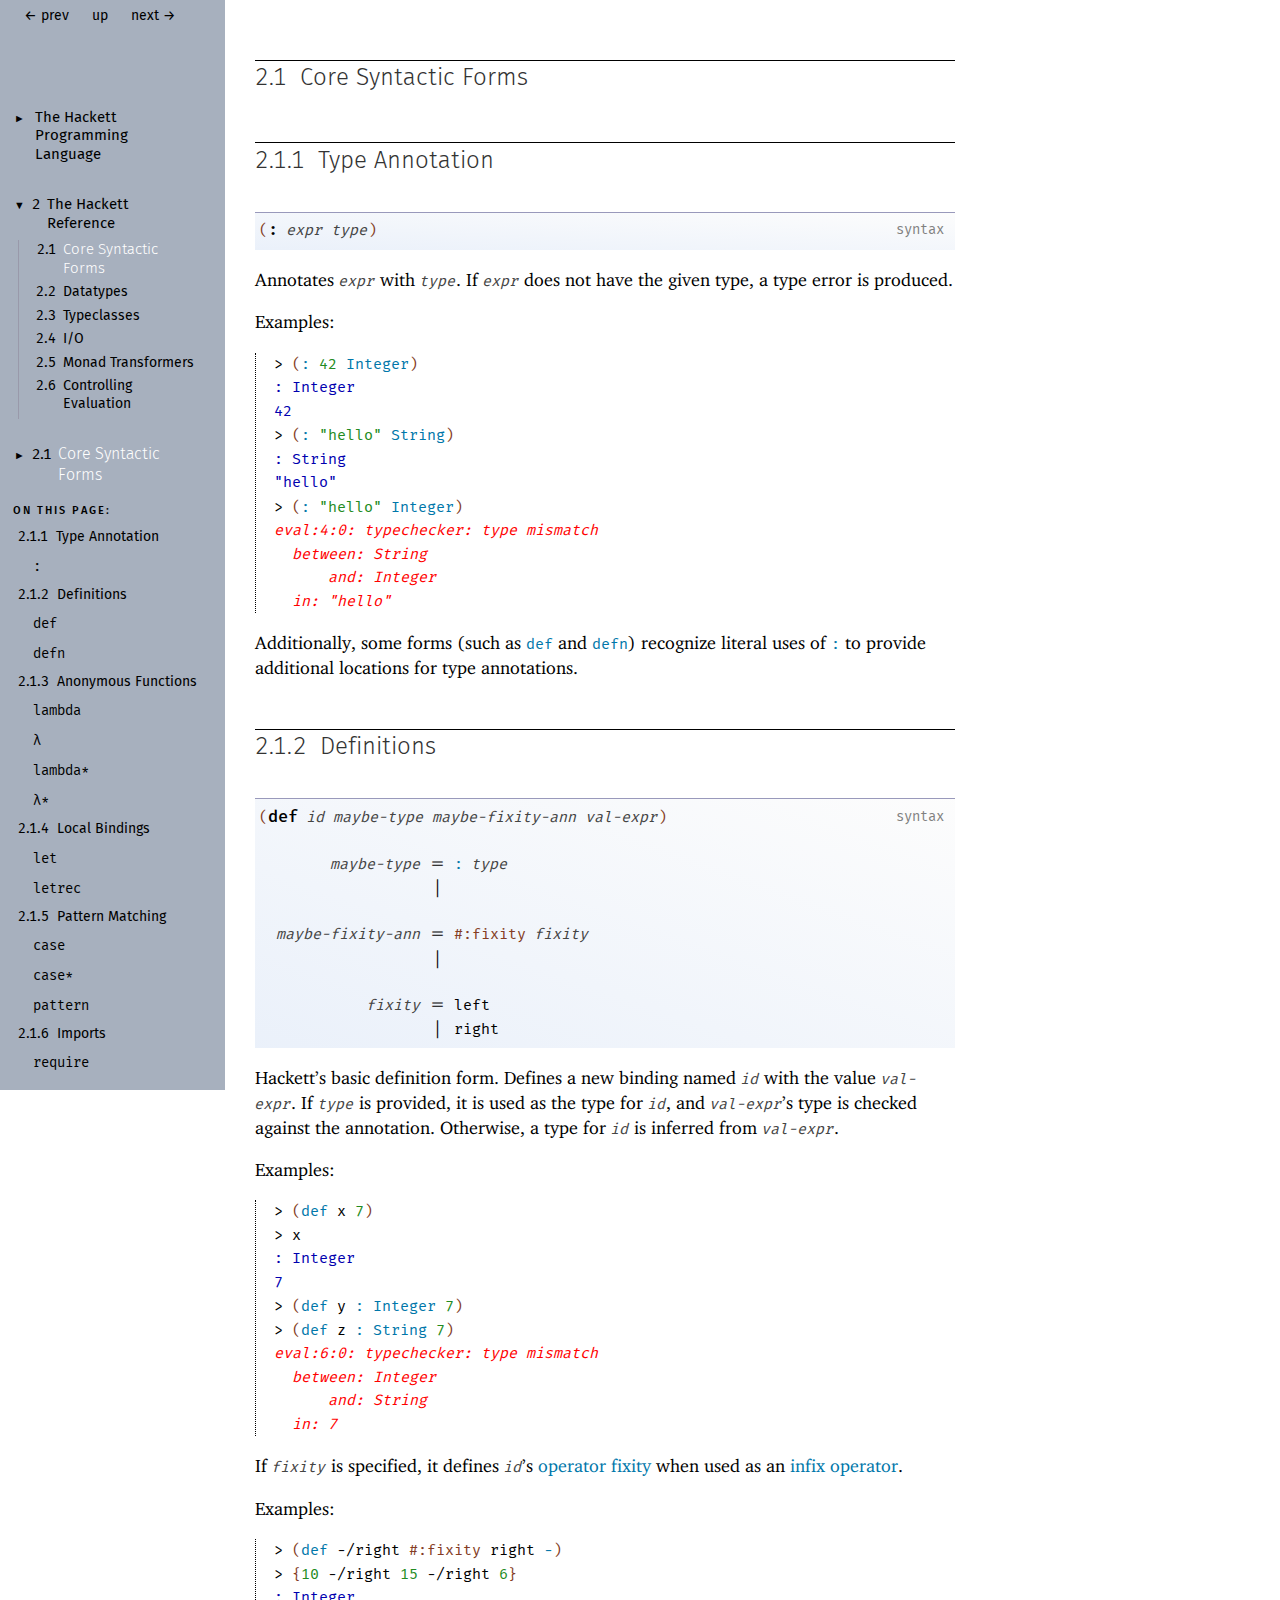
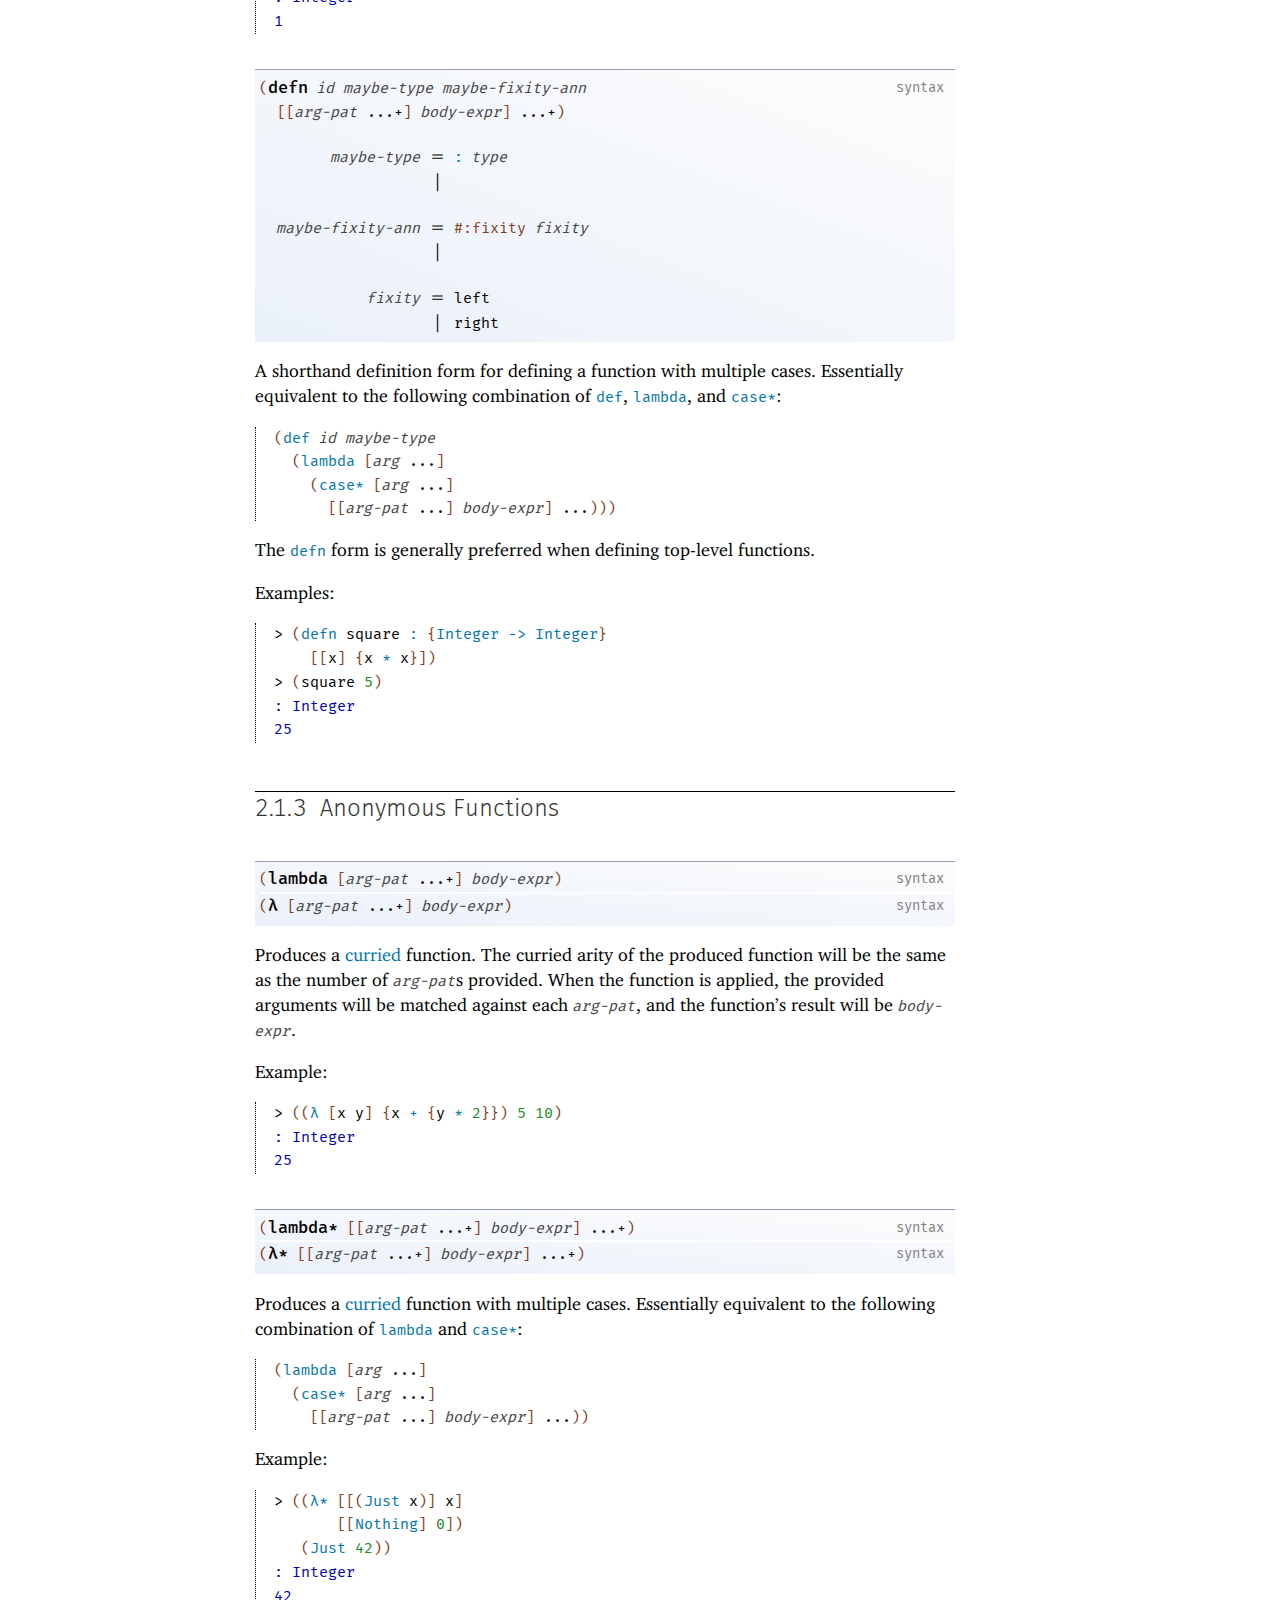
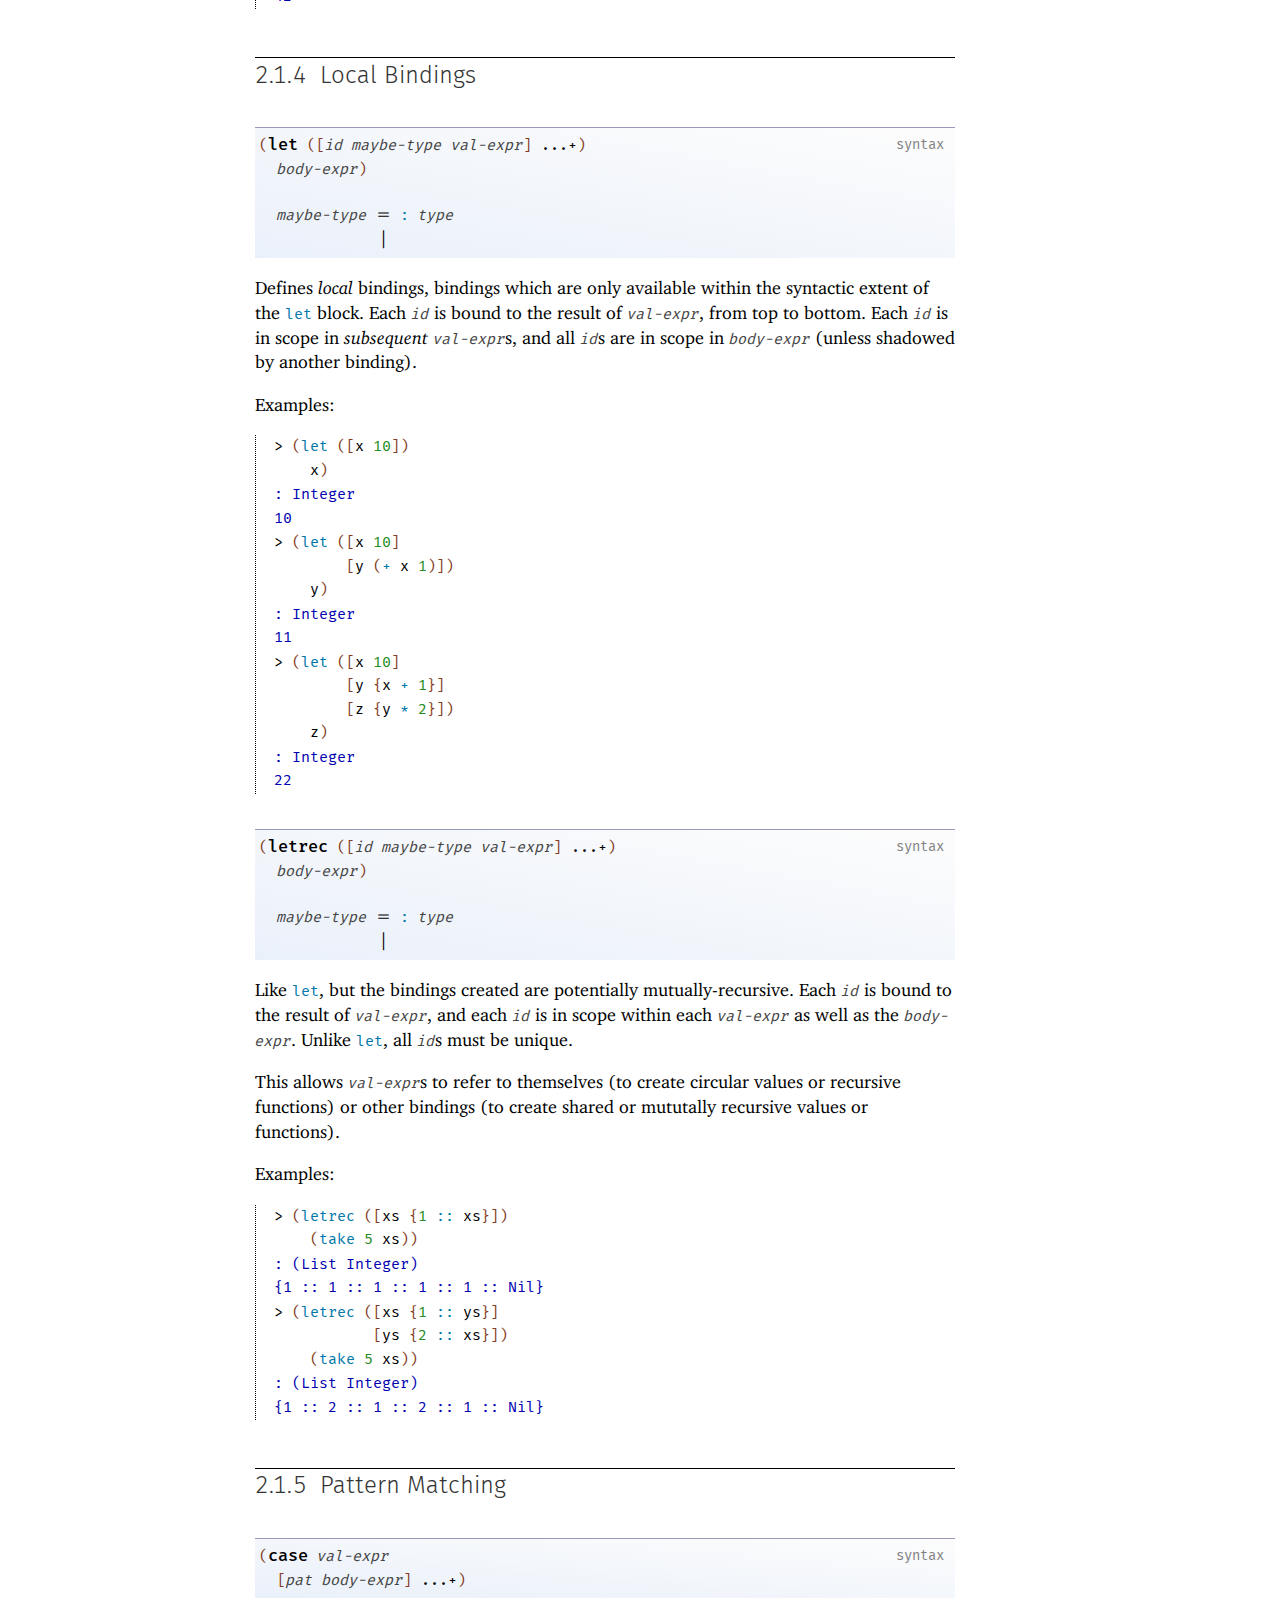
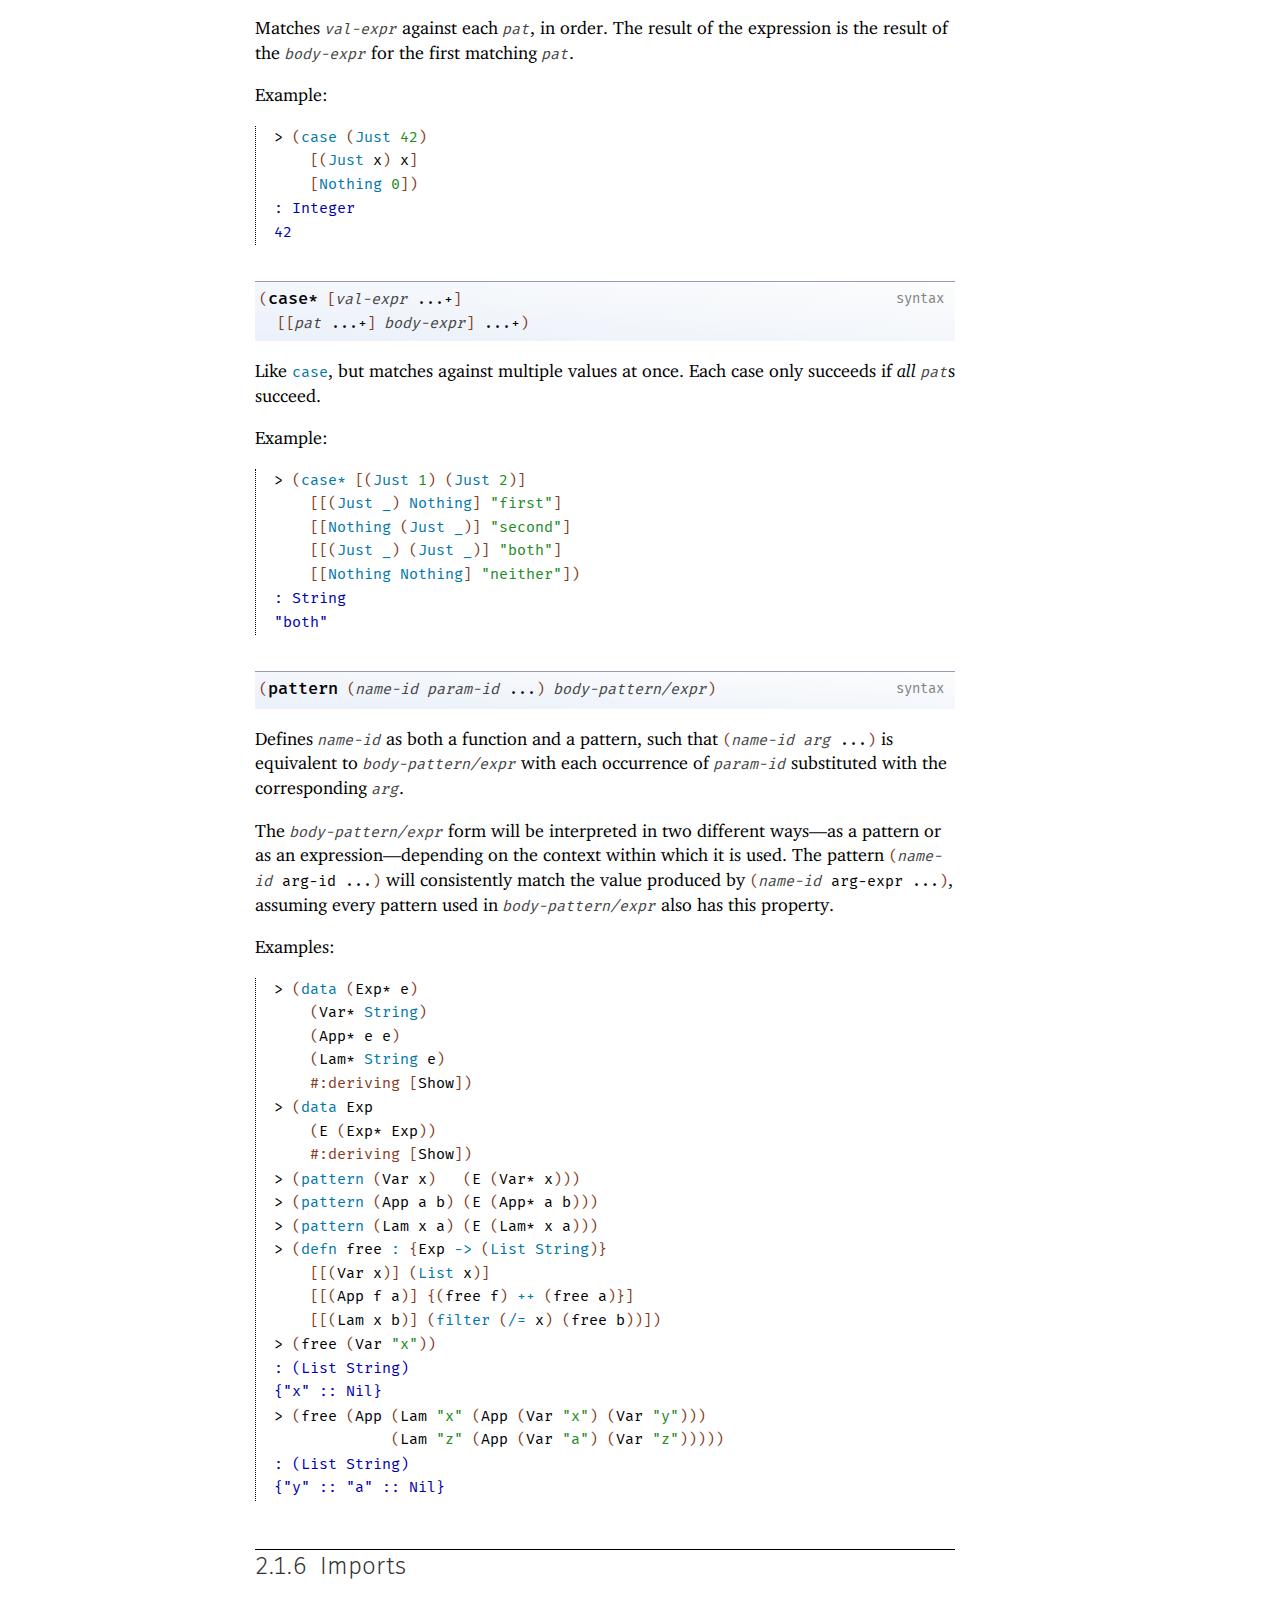
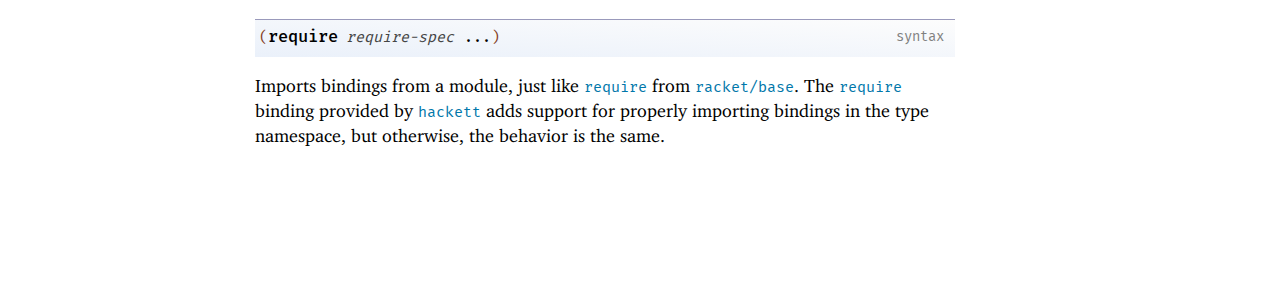
<file: reference-syntactic-forms.html>
<!DOCTYPE html PUBLIC "-//W3C//DTD HTML 4.01 Transitional//EN" "http://www.w3.org/TR/html4/loose.dtd">
<html><head><meta http-equiv="content-type" content="text/html; charset=utf-8"/><meta name="viewport" content="width=device-width, initial-scale=0.8"/><title>2.1&nbsp;Core Syntactic Forms</title><link rel="stylesheet" type="text/css" href="scribble.css" title="default"/><link rel="stylesheet" type="text/css" href="racket.css" title="default"/><link rel="stylesheet" type="text/css" href="manual-style.css" title="default"/><link rel="stylesheet" type="text/css" href="manual-racket.css" title="default"/><script type="text/javascript" src="scribble-common.js"></script><script type="text/javascript" src="manual-racket.js"></script><!--[if IE 6]><style type="text/css">.SIEHidden { overflow: hidden; }</style><![endif]--></head><body id="scribble-racket-lang-org"><div class="tocset"><div class="tocview"><div class="tocviewlist tocviewlisttopspace"><div class="tocviewtitle"><table cellspacing="0" cellpadding="0"><tr><td style="width: 1em;"><a href="javascript:void(0);" title="Expand/Collapse" class="tocviewtoggle" onclick="TocviewToggle(this,&quot;tocview_0&quot;);">&#9658;</a></td><td></td><td><a href="index.html" class="tocviewlink" data-pltdoc="x">The Hackett Programming Language</a></td></tr></table></div><div class="tocviewsublisttop" style="display: none;" id="tocview_0"><table cellspacing="0" cellpadding="0"><tr><td align="right">1&nbsp;</td><td><a href="guide.html" class="tocviewlink" data-pltdoc="x">The Hackett Guide</a></td></tr><tr><td align="right">2&nbsp;</td><td><a href="reference.html" class="tocviewselflink" data-pltdoc="x">The Hackett Reference</a></td></tr><tr><td align="right"></td><td><a href="doc-index.html" class="tocviewlink" data-pltdoc="x">Index</a></td></tr></table></div></div><div class="tocviewlist"><table cellspacing="0" cellpadding="0"><tr><td style="width: 1em;"><a href="javascript:void(0);" title="Expand/Collapse" class="tocviewtoggle" onclick="TocviewToggle(this,&quot;tocview_1&quot;);">&#9660;</a></td><td>2&nbsp;</td><td><a href="reference.html" class="tocviewlink" data-pltdoc="x">The Hackett Reference</a></td></tr></table><div class="tocviewsublist" style="display: block;" id="tocview_1"><table cellspacing="0" cellpadding="0"><tr><td align="right">2.1&nbsp;</td><td><a href="" class="tocviewselflink" data-pltdoc="x">Core Syntactic Forms</a></td></tr><tr><td align="right">2.2&nbsp;</td><td><a href="reference-datatypes.html" class="tocviewlink" data-pltdoc="x">Datatypes</a></td></tr><tr><td align="right">2.3&nbsp;</td><td><a href="reference-typeclasses.html" class="tocviewlink" data-pltdoc="x">Typeclasses</a></td></tr><tr><td align="right">2.4&nbsp;</td><td><a href="reference-io.html" class="tocviewlink" data-pltdoc="x">I/<span class="mywbr"> &nbsp;</span>O</a></td></tr><tr><td align="right">2.5&nbsp;</td><td><a href="reference-monad-transformers.html" class="tocviewlink" data-pltdoc="x">Monad Transformers</a></td></tr><tr><td align="right">2.6&nbsp;</td><td><a href="reference-controlling-evaluation.html" class="tocviewlink" data-pltdoc="x">Controlling Evaluation</a></td></tr></table></div></div><div class="tocviewlist"><table cellspacing="0" cellpadding="0"><tr><td style="width: 1em;"><a href="javascript:void(0);" title="Expand/Collapse" class="tocviewtoggle" onclick="TocviewToggle(this,&quot;tocview_2&quot;);">&#9658;</a></td><td>2.1&nbsp;</td><td><a href="" class="tocviewselflink" data-pltdoc="x">Core Syntactic Forms</a></td></tr></table><div class="tocviewsublistbottom" style="display: none;" id="tocview_2"><table cellspacing="0" cellpadding="0"><tr><td align="right">2.1.1&nbsp;</td><td><a href="#%28part._reference-type-annotation%29" class="tocviewlink" data-pltdoc="x">Type Annotation</a></td></tr><tr><td align="right">2.1.2&nbsp;</td><td><a href="#%28part._reference-definitions%29" class="tocviewlink" data-pltdoc="x">Definitions</a></td></tr><tr><td align="right">2.1.3&nbsp;</td><td><a href="#%28part._reference-anonymous-functions%29" class="tocviewlink" data-pltdoc="x">Anonymous Functions</a></td></tr><tr><td align="right">2.1.4&nbsp;</td><td><a href="#%28part._reference-local-binding%29" class="tocviewlink" data-pltdoc="x">Local Bindings</a></td></tr><tr><td align="right">2.1.5&nbsp;</td><td><a href="#%28part._reference-pattern-matching%29" class="tocviewlink" data-pltdoc="x">Pattern Matching</a></td></tr><tr><td align="right">2.1.6&nbsp;</td><td><a href="#%28part._reference-imports-exports%29" class="tocviewlink" data-pltdoc="x">Imports</a></td></tr></table></div></div></div><div class="tocsub"><div class="tocsubtitle">On this page:</div><table class="tocsublist" cellspacing="0"><tr><td><span class="tocsublinknumber">2.1.1<tt>&nbsp;</tt></span><a href="#%28part._reference-type-annotation%29" class="tocsubseclink" data-pltdoc="x">Type Annotation</a></td></tr><tr><td><a href="#%28form._%28%28lib._hackett%2Fmain..rkt%29._~3a%29%29" class="tocsubnonseclink" data-pltdoc="x"><span class="RktSym"><span class="RktStxLink">:</span></span></a></td></tr><tr><td><span class="tocsublinknumber">2.1.2<tt>&nbsp;</tt></span><a href="#%28part._reference-definitions%29" class="tocsubseclink" data-pltdoc="x">Definitions</a></td></tr><tr><td><a href="#%28form._%28%28lib._hackett%2Fmain..rkt%29._def%29%29" class="tocsubnonseclink" data-pltdoc="x"><span class="RktSym"><span class="RktStxLink">def</span></span></a></td></tr><tr><td><a href="#%28form._%28%28lib._hackett%2Fmain..rkt%29._defn%29%29" class="tocsubnonseclink" data-pltdoc="x"><span class="RktSym"><span class="RktStxLink">defn</span></span></a></td></tr><tr><td><span class="tocsublinknumber">2.1.3<tt>&nbsp;</tt></span><a href="#%28part._reference-anonymous-functions%29" class="tocsubseclink" data-pltdoc="x">Anonymous Functions</a></td></tr><tr><td><a href="#%28form._%28%28lib._hackett%2Fmain..rkt%29._lambda%29%29" class="tocsubnonseclink" data-pltdoc="x"><span class="RktSym"><span class="RktStxLink">lambda</span></span></a></td></tr><tr><td><a href="#%28form._%28%28lib._hackett%2Fmain..rkt%29._~ce~bb%29%29" class="tocsubnonseclink" data-pltdoc="x"><span class="RktSym"><span class="RktStxLink">&#955;</span></span></a></td></tr><tr><td><a href="#%28form._%28%28lib._hackett%2Fmain..rkt%29._lambda%2A%29%29" class="tocsubnonseclink" data-pltdoc="x"><span class="RktSym"><span class="RktStxLink">lambda*</span></span></a></td></tr><tr><td><a href="#%28form._%28%28lib._hackett%2Fmain..rkt%29._~ce~bb%2A%29%29" class="tocsubnonseclink" data-pltdoc="x"><span class="RktSym"><span class="RktStxLink">&#955;*</span></span></a></td></tr><tr><td><span class="tocsublinknumber">2.1.4<tt>&nbsp;</tt></span><a href="#%28part._reference-local-binding%29" class="tocsubseclink" data-pltdoc="x">Local Bindings</a></td></tr><tr><td><a href="#%28form._%28%28lib._hackett%2Fmain..rkt%29._let%29%29" class="tocsubnonseclink" data-pltdoc="x"><span class="RktSym"><span class="RktStxLink">let</span></span></a></td></tr><tr><td><a href="#%28form._%28%28lib._hackett%2Fmain..rkt%29._letrec%29%29" class="tocsubnonseclink" data-pltdoc="x"><span class="RktSym"><span class="RktStxLink">letrec</span></span></a></td></tr><tr><td><span class="tocsublinknumber">2.1.5<tt>&nbsp;</tt></span><a href="#%28part._reference-pattern-matching%29" class="tocsubseclink" data-pltdoc="x">Pattern Matching</a></td></tr><tr><td><a href="#%28form._%28%28lib._hackett%2Fmain..rkt%29._case%29%29" class="tocsubnonseclink" data-pltdoc="x"><span class="RktSym"><span class="RktStxLink">case</span></span></a></td></tr><tr><td><a href="#%28form._%28%28lib._hackett%2Fmain..rkt%29._case%2A%29%29" class="tocsubnonseclink" data-pltdoc="x"><span class="RktSym"><span class="RktStxLink">case*</span></span></a></td></tr><tr><td><a href="#%28form._%28%28lib._hackett%2Fmain..rkt%29._pattern%29%29" class="tocsubnonseclink" data-pltdoc="x"><span class="RktSym"><span class="RktStxLink">pattern</span></span></a></td></tr><tr><td><span class="tocsublinknumber">2.1.6<tt>&nbsp;</tt></span><a href="#%28part._reference-imports-exports%29" class="tocsubseclink" data-pltdoc="x">Imports</a></td></tr><tr><td><a href="#%28form._%28%28lib._hackett%2Fmain..rkt%29._require%29%29" class="tocsubnonseclink" data-pltdoc="x"><span class="RktSym"><span class="RktStxLink">require</span></span></a></td></tr></table></div></div><div class="maincolumn"><div class="main"><div class="navsettop"><span class="navleft"><div class="nosearchform"></div>&nbsp;&nbsp;</span><span class="navright">&nbsp;&nbsp;<a href="reference.html" title="backward to &quot;2 The Hackett Reference&quot;" data-pltdoc="x">&larr; prev</a>&nbsp;&nbsp;<a href="reference.html" title="up to &quot;2 The Hackett Reference&quot;" data-pltdoc="x">up</a>&nbsp;&nbsp;<a href="reference-datatypes.html" title="forward to &quot;2.2 Datatypes&quot;" data-pltdoc="x">next &rarr;</a></span>&nbsp;</div><h4>2.1<tt>&nbsp;</tt><a name="(part._reference-syntactic-forms)"></a>Core Syntactic Forms</h4><h5>2.1.1<tt>&nbsp;</tt><a name="(part._reference-type-annotation)"></a>Type Annotation</h5><p><div class="SIntrapara"><blockquote class="SVInsetFlow"><table cellspacing="0" cellpadding="0" class="boxed RBoxed"><tr><td><blockquote class="SubFlow"><div class="RBackgroundLabel SIEHidden"><div class="RBackgroundLabelInner"><p>syntax</p></div></div><p class="RForeground"><span class="RktPn">(</span><a name="(form._((lib._hackett/main..rkt)._~3a))"></a><span title="Provided from: hackett | Package: hackett-lib"><span class="RktSym"><a href="#%28form._%28%28lib._hackett%2Fmain..rkt%29._~3a%29%29" class="RktStxDef RktStxLink" data-pltdoc="x">:</a></span></span><span class="hspace">&nbsp;</span><span class="RktVar">expr</span><span class="hspace">&nbsp;</span><span class="RktVar">type</span><span class="RktPn">)</span></p></blockquote></td></tr></table></blockquote></div><div class="SIntrapara">Annotates <span class="RktVar">expr</span> with <span class="RktVar">type</span>. If <span class="RktVar">expr</span> does not have the given type, a type
error is produced.</div></p><p><div class="SIntrapara">Examples:</div><div class="SIntrapara"><blockquote class="SCodeFlow"><table cellspacing="0" cellpadding="0" class="RktBlk"><tr><td><span class="stt">&gt; </span><span class="RktPn">(</span><span class="RktSym"><a href="#%28form._%28%28lib._hackett%2Fmain..rkt%29._~3a%29%29" class="RktStxLink" data-pltdoc="x">:</a></span><span class="hspace">&nbsp;</span><span class="RktVal">42</span><span class="hspace">&nbsp;</span><span class="RktSym"><a href="reference-datatypes.html#%28form._%28%28lib._hackett%2Fmain..rkt%29._~23~25hackett-type~3a.Integer%29%29" class="RktStxLink" data-pltdoc="x">Integer</a></span><span class="RktPn">)</span></td></tr><tr><td><table cellspacing="0" cellpadding="0"><tr><td><p><span class="RktRes">: Integer</span></p></td></tr><tr><td><p><span class="RktRes">42</span></p></td></tr></table></td></tr><tr><td><span class="stt">&gt; </span><span class="RktPn">(</span><span class="RktSym"><a href="#%28form._%28%28lib._hackett%2Fmain..rkt%29._~3a%29%29" class="RktStxLink" data-pltdoc="x">:</a></span><span class="hspace">&nbsp;</span><span class="RktVal">"hello"</span><span class="hspace">&nbsp;</span><span class="RktSym"><a href="reference-datatypes.html#%28form._%28%28lib._hackett%2Fmain..rkt%29._~23~25hackett-type~3a.String%29%29" class="RktStxLink" data-pltdoc="x">String</a></span><span class="RktPn">)</span></td></tr><tr><td><table cellspacing="0" cellpadding="0"><tr><td><p><span class="RktRes">: String</span></p></td></tr><tr><td><p><span class="RktRes">"hello"</span></p></td></tr></table></td></tr><tr><td><span class="stt">&gt; </span><span class="RktPn">(</span><span class="RktSym"><a href="#%28form._%28%28lib._hackett%2Fmain..rkt%29._~3a%29%29" class="RktStxLink" data-pltdoc="x">:</a></span><span class="hspace">&nbsp;</span><span class="RktVal">"hello"</span><span class="hspace">&nbsp;</span><span class="RktSym"><a href="reference-datatypes.html#%28form._%28%28lib._hackett%2Fmain..rkt%29._~23~25hackett-type~3a.Integer%29%29" class="RktStxLink" data-pltdoc="x">Integer</a></span><span class="RktPn">)</span></td></tr><tr><td><p><span class="RktErr">eval:4:0: typechecker: type mismatch</span></p></td></tr><tr><td><p><span class="RktErr"></span><span class="hspace">&nbsp;&nbsp;</span><span class="RktErr">between: String</span></p></td></tr><tr><td><p><span class="RktErr"></span><span class="hspace">&nbsp;&nbsp;</span><span class="RktErr"></span><span class="hspace">&nbsp;&nbsp;</span><span class="RktErr"></span><span class="hspace">&nbsp;&nbsp;</span><span class="RktErr">and: Integer</span></p></td></tr><tr><td><p><span class="RktErr"></span><span class="hspace">&nbsp;&nbsp;</span><span class="RktErr">in: "hello"</span></p></td></tr></table></blockquote></div></p><p>Additionally, some forms (such as <span class="RktSym"><a href="#%28form._%28%28lib._hackett%2Fmain..rkt%29._def%29%29" class="RktStxLink" data-pltdoc="x">def</a></span> and <span class="RktSym"><a href="#%28form._%28%28lib._hackett%2Fmain..rkt%29._defn%29%29" class="RktStxLink" data-pltdoc="x">defn</a></span>) recognize literal uses of <span class="RktSym"><a href="#%28form._%28%28lib._hackett%2Fmain..rkt%29._~3a%29%29" class="RktStxLink" data-pltdoc="x">:</a></span>
to provide additional locations for type annotations.</p><h5>2.1.2<tt>&nbsp;</tt><a name="(part._reference-definitions)"></a>Definitions</h5><p><div class="SIntrapara"><blockquote class="SVInsetFlow"><table cellspacing="0" cellpadding="0" class="boxed RBoxed"><tr><td><blockquote class="SubFlow"><div class="RBackgroundLabel SIEHidden"><div class="RBackgroundLabelInner"><p>syntax</p></div></div><p class="RForeground"><span class="RktPn">(</span><a name="(form._((lib._hackett/main..rkt)._def))"></a><span title="Provided from: hackett | Package: hackett-lib"><span class="RktSym"><a href="#%28form._%28%28lib._hackett%2Fmain..rkt%29._def%29%29" class="RktStxDef RktStxLink" data-pltdoc="x">def</a></span></span><span class="hspace">&nbsp;</span><span class="RktVar">id</span><span class="hspace">&nbsp;</span><span class="RktVar">maybe-type</span><span class="hspace">&nbsp;</span><span class="RktVar">maybe-fixity-ann</span><span class="hspace">&nbsp;</span><span class="RktVar">val-expr</span><span class="RktPn">)</span></p></blockquote></td></tr><tr><td><span class="stt">&nbsp;</span></td></tr><tr><td><table cellspacing="0" cellpadding="0" class="specgrammar"><tr><td align="right" valign="baseline"><span class="RktVar">maybe-type</span></td><td align="left" valign="baseline"><span class="stt">&nbsp;</span></td><td align="center" valign="baseline">=</td><td align="left" valign="baseline"><span class="stt">&nbsp;</span></td><td align="left" valign="baseline"><span class="RktSym"><a href="#%28form._%28%28lib._hackett%2Fmain..rkt%29._~3a%29%29" class="RktStxLink" data-pltdoc="x">:</a></span><span class="hspace">&nbsp;</span><span class="RktVar">type</span></td></tr><tr><td align="right" valign="baseline"><span class="stt">&nbsp;</span></td><td align="left" valign="baseline"><span class="stt">&nbsp;</span></td><td align="center" valign="baseline">|</td><td align="left" valign="baseline"><span class="stt">&nbsp;</span></td><td align="left" valign="baseline"><table cellspacing="0" cellpadding="0" class="RktBlk"><tr><td></td></tr></table></td></tr><tr><td align="right" valign="baseline"><span class="stt">&nbsp;</span></td><td align="left" valign="baseline"><span class="stt">&nbsp;</span></td><td align="center" valign="baseline"><span class="stt">&nbsp;</span></td><td align="left" valign="baseline"><span class="stt">&nbsp;</span></td><td align="left" valign="baseline"><span class="stt">&nbsp;</span></td></tr><tr><td align="right" valign="baseline"><span class="RktVar">maybe-fixity-ann</span></td><td align="left" valign="baseline"><span class="stt">&nbsp;</span></td><td align="center" valign="baseline">=</td><td align="left" valign="baseline"><span class="stt">&nbsp;</span></td><td align="left" valign="baseline"><span class="RktPn">#:fixity</span><span class="hspace">&nbsp;</span><span class="RktVar">fixity</span></td></tr><tr><td align="right" valign="baseline"><span class="stt">&nbsp;</span></td><td align="left" valign="baseline"><span class="stt">&nbsp;</span></td><td align="center" valign="baseline">|</td><td align="left" valign="baseline"><span class="stt">&nbsp;</span></td><td align="left" valign="baseline"><table cellspacing="0" cellpadding="0" class="RktBlk"><tr><td></td></tr></table></td></tr><tr><td align="right" valign="baseline"><span class="stt">&nbsp;</span></td><td align="left" valign="baseline"><span class="stt">&nbsp;</span></td><td align="center" valign="baseline"><span class="stt">&nbsp;</span></td><td align="left" valign="baseline"><span class="stt">&nbsp;</span></td><td align="left" valign="baseline"><span class="stt">&nbsp;</span></td></tr><tr><td align="right" valign="baseline"><span class="RktVar">fixity</span></td><td align="left" valign="baseline"><span class="stt">&nbsp;</span></td><td align="center" valign="baseline">=</td><td align="left" valign="baseline"><span class="stt">&nbsp;</span></td><td align="left" valign="baseline"><span class="RktSym">left</span></td></tr><tr><td align="right" valign="baseline"><span class="stt">&nbsp;</span></td><td align="left" valign="baseline"><span class="stt">&nbsp;</span></td><td align="center" valign="baseline">|</td><td align="left" valign="baseline"><span class="stt">&nbsp;</span></td><td align="left" valign="baseline"><span class="RktSym">right</span></td></tr></table></td></tr></table></blockquote></div><div class="SIntrapara">Hackett&#8217;s basic definition form. Defines a new binding named <span class="RktVar">id</span> with the value
<span class="RktVar">val-expr</span>. If <span class="RktVar">type</span> is provided, it is used as the type for <span class="RktVar">id</span>, and
<span class="RktVar">val-expr</span>&#8217;s type is checked against the annotation. Otherwise, a type for <span class="RktVar">id</span> is
inferred from <span class="RktVar">val-expr</span>.</div></p><p><div class="SIntrapara">Examples:</div><div class="SIntrapara"><blockquote class="SCodeFlow"><table cellspacing="0" cellpadding="0" class="RktBlk"><tr><td><span class="stt">&gt; </span><span class="RktPn">(</span><span class="RktSym"><a href="#%28form._%28%28lib._hackett%2Fmain..rkt%29._def%29%29" class="RktStxLink" data-pltdoc="x">def</a></span><span class="hspace">&nbsp;</span><span class="RktSym">x</span><span class="hspace">&nbsp;</span><span class="RktVal">7</span><span class="RktPn">)</span></td></tr><tr><td><span class="stt">&gt; </span><span class="RktSym">x</span></td></tr><tr><td><table cellspacing="0" cellpadding="0"><tr><td><p><span class="RktRes">: Integer</span></p></td></tr><tr><td><p><span class="RktRes">7</span></p></td></tr></table></td></tr><tr><td><span class="stt">&gt; </span><span class="RktPn">(</span><span class="RktSym"><a href="#%28form._%28%28lib._hackett%2Fmain..rkt%29._def%29%29" class="RktStxLink" data-pltdoc="x">def</a></span><span class="hspace">&nbsp;</span><span class="RktSym">y</span><span class="hspace">&nbsp;</span><span class="RktSym"><a href="#%28form._%28%28lib._hackett%2Fmain..rkt%29._~3a%29%29" class="RktStxLink" data-pltdoc="x">:</a></span><span class="hspace">&nbsp;</span><span class="RktSym"><a href="reference-datatypes.html#%28form._%28%28lib._hackett%2Fmain..rkt%29._~23~25hackett-type~3a.Integer%29%29" class="RktStxLink" data-pltdoc="x">Integer</a></span><span class="hspace">&nbsp;</span><span class="RktVal">7</span><span class="RktPn">)</span></td></tr><tr><td><span class="stt">&gt; </span><span class="RktPn">(</span><span class="RktSym"><a href="#%28form._%28%28lib._hackett%2Fmain..rkt%29._def%29%29" class="RktStxLink" data-pltdoc="x">def</a></span><span class="hspace">&nbsp;</span><span class="RktSym">z</span><span class="hspace">&nbsp;</span><span class="RktSym"><a href="#%28form._%28%28lib._hackett%2Fmain..rkt%29._~3a%29%29" class="RktStxLink" data-pltdoc="x">:</a></span><span class="hspace">&nbsp;</span><span class="RktSym"><a href="reference-datatypes.html#%28form._%28%28lib._hackett%2Fmain..rkt%29._~23~25hackett-type~3a.String%29%29" class="RktStxLink" data-pltdoc="x">String</a></span><span class="hspace">&nbsp;</span><span class="RktVal">7</span><span class="RktPn">)</span></td></tr><tr><td><p><span class="RktErr">eval:6:0: typechecker: type mismatch</span></p></td></tr><tr><td><p><span class="RktErr"></span><span class="hspace">&nbsp;&nbsp;</span><span class="RktErr">between: Integer</span></p></td></tr><tr><td><p><span class="RktErr"></span><span class="hspace">&nbsp;&nbsp;</span><span class="RktErr"></span><span class="hspace">&nbsp;&nbsp;</span><span class="RktErr"></span><span class="hspace">&nbsp;&nbsp;</span><span class="RktErr">and: String</span></p></td></tr><tr><td><p><span class="RktErr"></span><span class="hspace">&nbsp;&nbsp;</span><span class="RktErr">in: 7</span></p></td></tr></table></blockquote></div></p><p>If <span class="RktVar">fixity</span> is specified, it defines <span class="RktVar">id</span>&#8217;s <a href="guide-hackett-essentials.html#%28tech._operator._fixity%29" class="techoutside" data-pltdoc="x"><span class="techinside">operator fixity</span></a> when used as an
<a href="guide-hackett-essentials.html#%28tech._infix._operator%29" class="techoutside" data-pltdoc="x"><span class="techinside">infix operator</span></a>.</p><p><div class="SIntrapara">Examples:</div><div class="SIntrapara"><blockquote class="SCodeFlow"><table cellspacing="0" cellpadding="0" class="RktBlk"><tr><td><span class="stt">&gt; </span><span class="RktPn">(</span><span class="RktSym"><a href="#%28form._%28%28lib._hackett%2Fmain..rkt%29._def%29%29" class="RktStxLink" data-pltdoc="x">def</a></span><span class="hspace">&nbsp;</span><span class="RktSym"><span class="nobreak">-/</span>right</span><span class="hspace">&nbsp;</span><span class="RktPn">#:fixity</span><span class="hspace">&nbsp;</span><span class="RktSym">right</span><span class="hspace">&nbsp;</span><span class="RktSym"><a href="reference-datatypes.html#%28def._%28%28lib._hackett%2Fmain..rkt%29._-%29%29" class="RktValLink" data-pltdoc="x"><span class="nobreak">-</span></a></span><span class="RktPn">)</span></td></tr><tr><td><span class="stt">&gt; </span><span class="RktPn">{</span><span class="RktVal">10</span><span class="hspace">&nbsp;</span><span class="RktSym"><span class="nobreak">-/</span>right</span><span class="hspace">&nbsp;</span><span class="RktVal">15</span><span class="hspace">&nbsp;</span><span class="RktSym"><span class="nobreak">-/</span>right</span><span class="hspace">&nbsp;</span><span class="RktVal">6</span><span class="RktPn">}</span></td></tr><tr><td><table cellspacing="0" cellpadding="0"><tr><td><p><span class="RktRes">: Integer</span></p></td></tr><tr><td><p><span class="RktRes">1</span></p></td></tr></table></td></tr></table></blockquote></div></p><p><div class="SIntrapara"><blockquote class="SVInsetFlow"><table cellspacing="0" cellpadding="0" class="boxed RBoxed"><tr><td><blockquote class="SubFlow"><div class="RBackgroundLabel SIEHidden"><div class="RBackgroundLabelInner"><p>syntax</p></div></div><table cellspacing="0" cellpadding="0" class="RktBlk RForeground"><tr><td><span class="RktPn">(</span><a name="(form._((lib._hackett/main..rkt)._defn))"></a><span title="Provided from: hackett | Package: hackett-lib"><span class="RktSym"><a href="#%28form._%28%28lib._hackett%2Fmain..rkt%29._defn%29%29" class="RktStxDef RktStxLink" data-pltdoc="x">defn</a></span></span><span class="hspace">&nbsp;</span><span class="RktVar">id</span><span class="hspace">&nbsp;</span><span class="RktVar">maybe-type</span><span class="hspace">&nbsp;</span><span class="RktVar">maybe-fixity-ann</span></td></tr><tr><td><span class="hspace">&nbsp;&nbsp;</span><span class="RktPn">[</span><span class="RktPn">[</span><span class="RktVar">arg-pat</span><span class="hspace">&nbsp;</span><span class="RktMeta">...+</span><span class="RktPn">]</span><span class="hspace">&nbsp;</span><span class="RktVar">body-expr</span><span class="RktPn">]</span><span class="hspace">&nbsp;</span><span class="RktMeta">...+</span><span class="RktPn">)</span></td></tr></table></blockquote></td></tr><tr><td><span class="stt">&nbsp;</span></td></tr><tr><td><table cellspacing="0" cellpadding="0" class="specgrammar"><tr><td align="right" valign="baseline"><span class="RktVar">maybe-type</span></td><td align="left" valign="baseline"><span class="stt">&nbsp;</span></td><td align="center" valign="baseline">=</td><td align="left" valign="baseline"><span class="stt">&nbsp;</span></td><td align="left" valign="baseline"><span class="RktSym"><a href="#%28form._%28%28lib._hackett%2Fmain..rkt%29._~3a%29%29" class="RktStxLink" data-pltdoc="x">:</a></span><span class="hspace">&nbsp;</span><span class="RktVar">type</span></td></tr><tr><td align="right" valign="baseline"><span class="stt">&nbsp;</span></td><td align="left" valign="baseline"><span class="stt">&nbsp;</span></td><td align="center" valign="baseline">|</td><td align="left" valign="baseline"><span class="stt">&nbsp;</span></td><td align="left" valign="baseline"><table cellspacing="0" cellpadding="0" class="RktBlk"><tr><td></td></tr></table></td></tr><tr><td align="right" valign="baseline"><span class="stt">&nbsp;</span></td><td align="left" valign="baseline"><span class="stt">&nbsp;</span></td><td align="center" valign="baseline"><span class="stt">&nbsp;</span></td><td align="left" valign="baseline"><span class="stt">&nbsp;</span></td><td align="left" valign="baseline"><span class="stt">&nbsp;</span></td></tr><tr><td align="right" valign="baseline"><span class="RktVar">maybe-fixity-ann</span></td><td align="left" valign="baseline"><span class="stt">&nbsp;</span></td><td align="center" valign="baseline">=</td><td align="left" valign="baseline"><span class="stt">&nbsp;</span></td><td align="left" valign="baseline"><span class="RktPn">#:fixity</span><span class="hspace">&nbsp;</span><span class="RktVar">fixity</span></td></tr><tr><td align="right" valign="baseline"><span class="stt">&nbsp;</span></td><td align="left" valign="baseline"><span class="stt">&nbsp;</span></td><td align="center" valign="baseline">|</td><td align="left" valign="baseline"><span class="stt">&nbsp;</span></td><td align="left" valign="baseline"><table cellspacing="0" cellpadding="0" class="RktBlk"><tr><td></td></tr></table></td></tr><tr><td align="right" valign="baseline"><span class="stt">&nbsp;</span></td><td align="left" valign="baseline"><span class="stt">&nbsp;</span></td><td align="center" valign="baseline"><span class="stt">&nbsp;</span></td><td align="left" valign="baseline"><span class="stt">&nbsp;</span></td><td align="left" valign="baseline"><span class="stt">&nbsp;</span></td></tr><tr><td align="right" valign="baseline"><span class="RktVar">fixity</span></td><td align="left" valign="baseline"><span class="stt">&nbsp;</span></td><td align="center" valign="baseline">=</td><td align="left" valign="baseline"><span class="stt">&nbsp;</span></td><td align="left" valign="baseline"><span class="RktSym">left</span></td></tr><tr><td align="right" valign="baseline"><span class="stt">&nbsp;</span></td><td align="left" valign="baseline"><span class="stt">&nbsp;</span></td><td align="center" valign="baseline">|</td><td align="left" valign="baseline"><span class="stt">&nbsp;</span></td><td align="left" valign="baseline"><span class="RktSym">right</span></td></tr></table></td></tr></table></blockquote></div><div class="SIntrapara">A shorthand definition form for defining a function with multiple cases. Essentially equivalent to the
following combination of <span class="RktSym"><a href="#%28form._%28%28lib._hackett%2Fmain..rkt%29._def%29%29" class="RktStxLink" data-pltdoc="x">def</a></span>, <span class="RktSym"><a href="#%28form._%28%28lib._hackett%2Fmain..rkt%29._lambda%29%29" class="RktStxLink" data-pltdoc="x">lambda</a></span>, and <span class="RktSym"><a href="#%28form._%28%28lib._hackett%2Fmain..rkt%29._case%2A%29%29" class="RktStxLink" data-pltdoc="x">case*</a></span>:</div></p><blockquote class="SCodeFlow"><table cellspacing="0" cellpadding="0" class="RktBlk"><tr><td><span class="RktPn">(</span><span class="RktSym"><a href="#%28form._%28%28lib._hackett%2Fmain..rkt%29._def%29%29" class="RktStxLink" data-pltdoc="x">def</a></span><span class="hspace">&nbsp;</span><span class="RktVar">id</span><span class="hspace">&nbsp;</span><span class="RktVar">maybe-type</span></td></tr><tr><td><span class="hspace">&nbsp;&nbsp;</span><span class="RktPn">(</span><span class="RktSym"><a href="#%28form._%28%28lib._hackett%2Fmain..rkt%29._lambda%29%29" class="RktStxLink" data-pltdoc="x">lambda</a></span><span class="hspace">&nbsp;</span><span class="RktPn">[</span><span class="RktVar">arg</span><span class="hspace">&nbsp;</span><span class="RktMeta">...</span><span class="RktPn">]</span></td></tr><tr><td><span class="hspace">&nbsp;&nbsp;&nbsp;&nbsp;</span><span class="RktPn">(</span><span class="RktSym"><a href="#%28form._%28%28lib._hackett%2Fmain..rkt%29._case%2A%29%29" class="RktStxLink" data-pltdoc="x">case*</a></span><span class="hspace">&nbsp;</span><span class="RktPn">[</span><span class="RktVar">arg</span><span class="hspace">&nbsp;</span><span class="RktMeta">...</span><span class="RktPn">]</span></td></tr><tr><td><span class="hspace">&nbsp;&nbsp;&nbsp;&nbsp;&nbsp;&nbsp;</span><span class="RktPn">[</span><span class="RktPn">[</span><span class="RktVar">arg-pat</span><span class="hspace">&nbsp;</span><span class="RktMeta">...</span><span class="RktPn">]</span><span class="hspace">&nbsp;</span><span class="RktVar">body-expr</span><span class="RktPn">]</span><span class="hspace">&nbsp;</span><span class="RktMeta">...</span><span class="RktPn">)</span><span class="RktPn">)</span><span class="RktPn">)</span></td></tr></table></blockquote><p>The <span class="RktSym"><a href="#%28form._%28%28lib._hackett%2Fmain..rkt%29._defn%29%29" class="RktStxLink" data-pltdoc="x">defn</a></span> form is generally preferred when defining top-level functions.</p><p><div class="SIntrapara">Examples:</div><div class="SIntrapara"><blockquote class="SCodeFlow"><table cellspacing="0" cellpadding="0" class="RktBlk"><tr><td><table cellspacing="0" cellpadding="0" class="RktBlk"><tr><td><span class="stt">&gt; </span><span class="RktPn">(</span><span class="RktSym"><a href="#%28form._%28%28lib._hackett%2Fmain..rkt%29._defn%29%29" class="RktStxLink" data-pltdoc="x">defn</a></span><span class="hspace">&nbsp;</span><span class="RktSym">square</span><span class="hspace">&nbsp;</span><span class="RktSym"><a href="#%28form._%28%28lib._hackett%2Fmain..rkt%29._~3a%29%29" class="RktStxLink" data-pltdoc="x">:</a></span><span class="hspace">&nbsp;</span><span class="RktPn">{</span><span class="RktSym"><a href="reference-datatypes.html#%28form._%28%28lib._hackett%2Fmain..rkt%29._~23~25hackett-type~3a.Integer%29%29" class="RktStxLink" data-pltdoc="x">Integer</a></span><span class="hspace">&nbsp;</span><span class="RktSym"><a href="reference-datatypes.html#%28form._%28%28lib._hackett%2Fmain..rkt%29._~23~25hackett-type~3a-~3e%29%29" class="RktStxLink" data-pltdoc="x"><span class="nobreak">-&gt;</span></a></span><span class="hspace">&nbsp;</span><span class="RktSym"><a href="reference-datatypes.html#%28form._%28%28lib._hackett%2Fmain..rkt%29._~23~25hackett-type~3a.Integer%29%29" class="RktStxLink" data-pltdoc="x">Integer</a></span><span class="RktPn">}</span></td></tr><tr><td><span class="hspace">&nbsp;&nbsp;</span><span class="hspace">&nbsp;&nbsp;</span><span class="RktPn">[</span><span class="RktPn">[</span><span class="RktSym">x</span><span class="RktPn">]</span><span class="hspace">&nbsp;</span><span class="RktPn">{</span><span class="RktSym">x</span><span class="hspace">&nbsp;</span><span class="RktSym"><a href="reference-datatypes.html#%28def._%28%28lib._hackett%2Fmain..rkt%29._%2A%29%29" class="RktValLink" data-pltdoc="x">*</a></span><span class="hspace">&nbsp;</span><span class="RktSym">x</span><span class="RktPn">}</span><span class="RktPn">]</span><span class="RktPn">)</span></td></tr></table></td></tr><tr><td><span class="stt">&gt; </span><span class="RktPn">(</span><span class="RktSym">square</span><span class="hspace">&nbsp;</span><span class="RktVal">5</span><span class="RktPn">)</span></td></tr><tr><td><table cellspacing="0" cellpadding="0"><tr><td><p><span class="RktRes">: Integer</span></p></td></tr><tr><td><p><span class="RktRes">25</span></p></td></tr></table></td></tr></table></blockquote></div></p><h5>2.1.3<tt>&nbsp;</tt><a name="(part._reference-anonymous-functions)"></a>Anonymous Functions</h5><p><div class="SIntrapara"><blockquote class="SVInsetFlow"><table cellspacing="0" cellpadding="0" class="boxed RBoxed"><tr><td><table cellspacing="0" cellpadding="0" class="together"><tr><td><blockquote class="SubFlow"><div class="RBackgroundLabel SIEHidden"><div class="RBackgroundLabelInner"><p>syntax</p></div></div><p class="RForeground"><span class="RktPn">(</span><a name="(form._((lib._hackett/main..rkt)._lambda))"></a><span title="Provided from: hackett | Package: hackett-lib"><span class="RktSym"><a href="#%28form._%28%28lib._hackett%2Fmain..rkt%29._lambda%29%29" class="RktStxDef RktStxLink" data-pltdoc="x">lambda</a></span></span><span class="hspace">&nbsp;</span><span class="RktPn">[</span><span class="RktVar">arg-pat</span><span class="hspace">&nbsp;</span><span class="RktMeta">...+</span><span class="RktPn">]</span><span class="hspace">&nbsp;</span><span class="RktVar">body-expr</span><span class="RktPn">)</span></p></blockquote></td></tr></table></td></tr><tr><td><table cellspacing="0" cellpadding="0" class="together"><tr><td><blockquote class="SubFlow"><div class="RBackgroundLabel SIEHidden"><div class="RBackgroundLabelInner"><p>syntax</p></div></div><p class="RForeground"><span class="RktPn">(</span><a name="(form._((lib._hackett/main..rkt)._~ce~bb))"></a><span title="Provided from: hackett | Package: hackett-lib"><span class="RktSym"><a href="#%28form._%28%28lib._hackett%2Fmain..rkt%29._~ce~bb%29%29" class="RktStxDef RktStxLink" data-pltdoc="x">&#955;</a></span></span><span class="hspace">&nbsp;</span><span class="RktPn">[</span><span class="RktVar">arg-pat</span><span class="hspace">&nbsp;</span><span class="RktMeta">...+</span><span class="RktPn">]</span><span class="hspace">&nbsp;</span><span class="RktVar">body-expr</span><span class="RktPn">)</span></p></blockquote></td></tr></table></td></tr></table></blockquote></div><div class="SIntrapara">Produces a <a href="guide-quick-start.html#%28tech._curried%29" class="techoutside" data-pltdoc="x"><span class="techinside">curried</span></a> function. The curried arity of the produced function will be the same as the
number of <span class="RktVar">arg-pat</span>s provided. When the function is applied, the provided arguments will be
matched against each <span class="RktVar">arg-pat</span>, and the function&#8217;s result will be <span class="RktVar">body-expr</span>.</div></p><p><div class="SIntrapara">Example:</div><div class="SIntrapara"><blockquote class="SCodeFlow"><table cellspacing="0" cellpadding="0" class="RktBlk"><tr><td><span class="stt">&gt; </span><span class="RktPn">(</span><span class="RktPn">(</span><span class="RktSym"><a href="#%28form._%28%28lib._hackett%2Fmain..rkt%29._~ce~bb%29%29" class="RktStxLink" data-pltdoc="x">&#955;</a></span><span class="hspace">&nbsp;</span><span class="RktPn">[</span><span class="RktSym">x</span><span class="hspace">&nbsp;</span><span class="RktSym">y</span><span class="RktPn">]</span><span class="hspace">&nbsp;</span><span class="RktPn">{</span><span class="RktSym">x</span><span class="hspace">&nbsp;</span><span class="RktSym"><a href="reference-datatypes.html#%28def._%28%28lib._hackett%2Fmain..rkt%29._%2B%29%29" class="RktValLink" data-pltdoc="x">+</a></span><span class="hspace">&nbsp;</span><span class="RktPn">{</span><span class="RktSym">y</span><span class="hspace">&nbsp;</span><span class="RktSym"><a href="reference-datatypes.html#%28def._%28%28lib._hackett%2Fmain..rkt%29._%2A%29%29" class="RktValLink" data-pltdoc="x">*</a></span><span class="hspace">&nbsp;</span><span class="RktVal">2</span><span class="RktPn">}</span><span class="RktPn">}</span><span class="RktPn">)</span><span class="hspace">&nbsp;</span><span class="RktVal">5</span><span class="hspace">&nbsp;</span><span class="RktVal">10</span><span class="RktPn">)</span></td></tr><tr><td><table cellspacing="0" cellpadding="0"><tr><td><p><span class="RktRes">: Integer</span></p></td></tr><tr><td><p><span class="RktRes">25</span></p></td></tr></table></td></tr></table></blockquote></div></p><p><div class="SIntrapara"><blockquote class="SVInsetFlow"><table cellspacing="0" cellpadding="0" class="boxed RBoxed"><tr><td><table cellspacing="0" cellpadding="0" class="together"><tr><td><blockquote class="SubFlow"><div class="RBackgroundLabel SIEHidden"><div class="RBackgroundLabelInner"><p>syntax</p></div></div><p class="RForeground"><span class="RktPn">(</span><a name="(form._((lib._hackett/main..rkt)._lambda*))"></a><span title="Provided from: hackett | Package: hackett-lib"><span class="RktSym"><a href="#%28form._%28%28lib._hackett%2Fmain..rkt%29._lambda%2A%29%29" class="RktStxDef RktStxLink" data-pltdoc="x">lambda*</a></span></span><span class="hspace">&nbsp;</span><span class="RktPn">[</span><span class="RktPn">[</span><span class="RktVar">arg-pat</span><span class="hspace">&nbsp;</span><span class="RktMeta">...+</span><span class="RktPn">]</span><span class="hspace">&nbsp;</span><span class="RktVar">body-expr</span><span class="RktPn">]</span><span class="hspace">&nbsp;</span><span class="RktMeta">...+</span><span class="RktPn">)</span></p></blockquote></td></tr></table></td></tr><tr><td><table cellspacing="0" cellpadding="0" class="together"><tr><td><blockquote class="SubFlow"><div class="RBackgroundLabel SIEHidden"><div class="RBackgroundLabelInner"><p>syntax</p></div></div><p class="RForeground"><span class="RktPn">(</span><a name="(form._((lib._hackett/main..rkt)._~ce~bb*))"></a><span title="Provided from: hackett | Package: hackett-lib"><span class="RktSym"><a href="#%28form._%28%28lib._hackett%2Fmain..rkt%29._~ce~bb%2A%29%29" class="RktStxDef RktStxLink" data-pltdoc="x">&#955;*</a></span></span><span class="hspace">&nbsp;</span><span class="RktPn">[</span><span class="RktPn">[</span><span class="RktVar">arg-pat</span><span class="hspace">&nbsp;</span><span class="RktMeta">...+</span><span class="RktPn">]</span><span class="hspace">&nbsp;</span><span class="RktVar">body-expr</span><span class="RktPn">]</span><span class="hspace">&nbsp;</span><span class="RktMeta">...+</span><span class="RktPn">)</span></p></blockquote></td></tr></table></td></tr></table></blockquote></div><div class="SIntrapara">Produces a <a href="guide-quick-start.html#%28tech._curried%29" class="techoutside" data-pltdoc="x"><span class="techinside">curried</span></a> function with multiple cases. Essentially equivalent to the following
combination of <span class="RktSym"><a href="#%28form._%28%28lib._hackett%2Fmain..rkt%29._lambda%29%29" class="RktStxLink" data-pltdoc="x">lambda</a></span> and <span class="RktSym"><a href="#%28form._%28%28lib._hackett%2Fmain..rkt%29._case%2A%29%29" class="RktStxLink" data-pltdoc="x">case*</a></span>:</div></p><blockquote class="SCodeFlow"><table cellspacing="0" cellpadding="0" class="RktBlk"><tr><td><span class="RktPn">(</span><span class="RktSym"><a href="#%28form._%28%28lib._hackett%2Fmain..rkt%29._lambda%29%29" class="RktStxLink" data-pltdoc="x">lambda</a></span><span class="hspace">&nbsp;</span><span class="RktPn">[</span><span class="RktVar">arg</span><span class="hspace">&nbsp;</span><span class="RktSym">...</span><span class="RktPn">]</span></td></tr><tr><td><span class="hspace">&nbsp;&nbsp;</span><span class="RktPn">(</span><span class="RktSym"><a href="#%28form._%28%28lib._hackett%2Fmain..rkt%29._case%2A%29%29" class="RktStxLink" data-pltdoc="x">case*</a></span><span class="hspace">&nbsp;</span><span class="RktPn">[</span><span class="RktVar">arg</span><span class="hspace">&nbsp;</span><span class="RktSym">...</span><span class="RktPn">]</span></td></tr><tr><td><span class="hspace">&nbsp;&nbsp;&nbsp;&nbsp;</span><span class="RktPn">[</span><span class="RktPn">[</span><span class="RktVar">arg-pat</span><span class="hspace">&nbsp;</span><span class="RktSym">...</span><span class="RktPn">]</span><span class="hspace">&nbsp;</span><span class="RktVar">body-expr</span><span class="RktPn">]</span><span class="hspace">&nbsp;</span><span class="RktSym">...</span><span class="RktPn">)</span><span class="RktPn">)</span></td></tr></table></blockquote><p><div class="SIntrapara">Example:</div><div class="SIntrapara"><blockquote class="SCodeFlow"><table cellspacing="0" cellpadding="0" class="RktBlk"><tr><td><table cellspacing="0" cellpadding="0" class="RktBlk"><tr><td><span class="stt">&gt; </span><span class="RktPn">(</span><span class="RktPn">(</span><span class="RktSym"><a href="#%28form._%28%28lib._hackett%2Fmain..rkt%29._~ce~bb%2A%29%29" class="RktStxLink" data-pltdoc="x">&#955;*</a></span><span class="hspace">&nbsp;</span><span class="RktPn">[</span><span class="RktPn">[</span><span class="RktPn">(</span><span class="RktSym"><a href="reference-datatypes.html#%28def._%28%28lib._hackett%2Fmain..rkt%29._.Just%29%29" class="RktValLink" data-pltdoc="x">Just</a></span><span class="hspace">&nbsp;</span><span class="RktSym">x</span><span class="RktPn">)</span><span class="RktPn">]</span><span class="hspace">&nbsp;</span><span class="RktSym">x</span><span class="RktPn">]</span></td></tr><tr><td><span class="hspace">&nbsp;&nbsp;</span><span class="hspace">&nbsp;&nbsp;&nbsp;&nbsp;&nbsp;</span><span class="RktPn">[</span><span class="RktPn">[</span><span class="RktSym"><a href="reference-datatypes.html#%28def._%28%28lib._hackett%2Fmain..rkt%29._.Nothing%29%29" class="RktValLink" data-pltdoc="x">Nothing</a></span><span class="RktPn">]</span><span class="hspace">&nbsp;</span><span class="RktVal">0</span><span class="RktPn">]</span><span class="RktPn">)</span></td></tr><tr><td><span class="hspace">&nbsp;&nbsp;</span><span class="hspace">&nbsp;</span><span class="RktPn">(</span><span class="RktSym"><a href="reference-datatypes.html#%28def._%28%28lib._hackett%2Fmain..rkt%29._.Just%29%29" class="RktValLink" data-pltdoc="x">Just</a></span><span class="hspace">&nbsp;</span><span class="RktVal">42</span><span class="RktPn">)</span><span class="RktPn">)</span></td></tr></table></td></tr><tr><td><table cellspacing="0" cellpadding="0"><tr><td><p><span class="RktRes">: Integer</span></p></td></tr><tr><td><p><span class="RktRes">42</span></p></td></tr></table></td></tr></table></blockquote></div></p><h5>2.1.4<tt>&nbsp;</tt><a name="(part._reference-local-binding)"></a>Local Bindings</h5><p><div class="SIntrapara"><blockquote class="SVInsetFlow"><table cellspacing="0" cellpadding="0" class="boxed RBoxed"><tr><td><blockquote class="SubFlow"><div class="RBackgroundLabel SIEHidden"><div class="RBackgroundLabelInner"><p>syntax</p></div></div><table cellspacing="0" cellpadding="0" class="RktBlk RForeground"><tr><td><span class="RktPn">(</span><a name="(form._((lib._hackett/main..rkt)._let))"></a><span title="Provided from: hackett | Package: hackett-lib"><span class="RktSym"><a href="#%28form._%28%28lib._hackett%2Fmain..rkt%29._let%29%29" class="RktStxDef RktStxLink" data-pltdoc="x">let</a></span></span><span class="hspace">&nbsp;</span><span class="RktPn">(</span><span class="RktPn">[</span><span class="RktVar">id</span><span class="hspace">&nbsp;</span><span class="RktVar">maybe-type</span><span class="hspace">&nbsp;</span><span class="RktVar">val-expr</span><span class="RktPn">]</span><span class="hspace">&nbsp;</span><span class="RktMeta">...+</span><span class="RktPn">)</span></td></tr><tr><td><span class="hspace">&nbsp;&nbsp;</span><span class="RktVar">body-expr</span><span class="RktPn">)</span></td></tr></table></blockquote></td></tr><tr><td><span class="stt">&nbsp;</span></td></tr><tr><td><table cellspacing="0" cellpadding="0" class="specgrammar"><tr><td align="right" valign="baseline"><span class="RktVar">maybe-type</span></td><td align="left" valign="baseline"><span class="stt">&nbsp;</span></td><td align="center" valign="baseline">=</td><td align="left" valign="baseline"><span class="stt">&nbsp;</span></td><td align="left" valign="baseline"><span class="RktSym"><a href="#%28form._%28%28lib._hackett%2Fmain..rkt%29._~3a%29%29" class="RktStxLink" data-pltdoc="x">:</a></span><span class="hspace">&nbsp;</span><span class="RktVar">type</span></td></tr><tr><td align="right" valign="baseline"><span class="stt">&nbsp;</span></td><td align="left" valign="baseline"><span class="stt">&nbsp;</span></td><td align="center" valign="baseline">|</td><td align="left" valign="baseline"><span class="stt">&nbsp;</span></td><td align="left" valign="baseline"><table cellspacing="0" cellpadding="0" class="RktBlk"><tr><td></td></tr></table></td></tr></table></td></tr></table></blockquote></div><div class="SIntrapara">Defines <span style="font-style: italic">local</span> bindings, bindings which are only available within the syntactic extent of the
<span class="RktSym"><a href="#%28form._%28%28lib._hackett%2Fmain..rkt%29._let%29%29" class="RktStxLink" data-pltdoc="x">let</a></span> block. Each <span class="RktVar">id</span> is bound to the result of <span class="RktVar">val-expr</span>, from top to bottom.
Each <span class="RktVar">id</span> is in scope in <span style="font-style: italic">subsequent</span> <span class="RktVar">val-expr</span>s, and all <span class="RktVar">id</span>s are in
scope in <span class="RktVar">body-expr</span> (unless shadowed by another binding).</div></p><p><div class="SIntrapara">Examples:</div><div class="SIntrapara"><blockquote class="SCodeFlow"><table cellspacing="0" cellpadding="0" class="RktBlk"><tr><td><table cellspacing="0" cellpadding="0" class="RktBlk"><tr><td><span class="stt">&gt; </span><span class="RktPn">(</span><span class="RktSym"><a href="#%28form._%28%28lib._hackett%2Fmain..rkt%29._let%29%29" class="RktStxLink" data-pltdoc="x">let</a></span><span class="hspace">&nbsp;</span><span class="RktPn">(</span><span class="RktPn">[</span><span class="RktSym">x</span><span class="hspace">&nbsp;</span><span class="RktVal">10</span><span class="RktPn">]</span><span class="RktPn">)</span></td></tr><tr><td><span class="hspace">&nbsp;&nbsp;</span><span class="hspace">&nbsp;&nbsp;</span><span class="RktSym">x</span><span class="RktPn">)</span></td></tr></table></td></tr><tr><td><table cellspacing="0" cellpadding="0"><tr><td><p><span class="RktRes">: Integer</span></p></td></tr><tr><td><p><span class="RktRes">10</span></p></td></tr></table></td></tr><tr><td><table cellspacing="0" cellpadding="0" class="RktBlk"><tr><td><span class="stt">&gt; </span><span class="RktPn">(</span><span class="RktSym"><a href="#%28form._%28%28lib._hackett%2Fmain..rkt%29._let%29%29" class="RktStxLink" data-pltdoc="x">let</a></span><span class="hspace">&nbsp;</span><span class="RktPn">(</span><span class="RktPn">[</span><span class="RktSym">x</span><span class="hspace">&nbsp;</span><span class="RktVal">10</span><span class="RktPn">]</span></td></tr><tr><td><span class="hspace">&nbsp;&nbsp;</span><span class="hspace">&nbsp;&nbsp;&nbsp;&nbsp;&nbsp;&nbsp;</span><span class="RktPn">[</span><span class="RktSym">y</span><span class="hspace">&nbsp;</span><span class="RktPn">(</span><span class="RktSym"><a href="reference-datatypes.html#%28def._%28%28lib._hackett%2Fmain..rkt%29._%2B%29%29" class="RktValLink" data-pltdoc="x">+</a></span><span class="hspace">&nbsp;</span><span class="RktSym">x</span><span class="hspace">&nbsp;</span><span class="RktVal">1</span><span class="RktPn">)</span><span class="RktPn">]</span><span class="RktPn">)</span></td></tr><tr><td><span class="hspace">&nbsp;&nbsp;</span><span class="hspace">&nbsp;&nbsp;</span><span class="RktSym">y</span><span class="RktPn">)</span></td></tr></table></td></tr><tr><td><table cellspacing="0" cellpadding="0"><tr><td><p><span class="RktRes">: Integer</span></p></td></tr><tr><td><p><span class="RktRes">11</span></p></td></tr></table></td></tr><tr><td><table cellspacing="0" cellpadding="0" class="RktBlk"><tr><td><span class="stt">&gt; </span><span class="RktPn">(</span><span class="RktSym"><a href="#%28form._%28%28lib._hackett%2Fmain..rkt%29._let%29%29" class="RktStxLink" data-pltdoc="x">let</a></span><span class="hspace">&nbsp;</span><span class="RktPn">(</span><span class="RktPn">[</span><span class="RktSym">x</span><span class="hspace">&nbsp;</span><span class="RktVal">10</span><span class="RktPn">]</span></td></tr><tr><td><span class="hspace">&nbsp;&nbsp;</span><span class="hspace">&nbsp;&nbsp;&nbsp;&nbsp;&nbsp;&nbsp;</span><span class="RktPn">[</span><span class="RktSym">y</span><span class="hspace">&nbsp;</span><span class="RktPn">{</span><span class="RktSym">x</span><span class="hspace">&nbsp;</span><span class="RktSym"><a href="reference-datatypes.html#%28def._%28%28lib._hackett%2Fmain..rkt%29._%2B%29%29" class="RktValLink" data-pltdoc="x">+</a></span><span class="hspace">&nbsp;</span><span class="RktVal">1</span><span class="RktPn">}</span><span class="RktPn">]</span></td></tr><tr><td><span class="hspace">&nbsp;&nbsp;</span><span class="hspace">&nbsp;&nbsp;&nbsp;&nbsp;&nbsp;&nbsp;</span><span class="RktPn">[</span><span class="RktSym">z</span><span class="hspace">&nbsp;</span><span class="RktPn">{</span><span class="RktSym">y</span><span class="hspace">&nbsp;</span><span class="RktSym"><a href="reference-datatypes.html#%28def._%28%28lib._hackett%2Fmain..rkt%29._%2A%29%29" class="RktValLink" data-pltdoc="x">*</a></span><span class="hspace">&nbsp;</span><span class="RktVal">2</span><span class="RktPn">}</span><span class="RktPn">]</span><span class="RktPn">)</span></td></tr><tr><td><span class="hspace">&nbsp;&nbsp;</span><span class="hspace">&nbsp;&nbsp;</span><span class="RktSym">z</span><span class="RktPn">)</span></td></tr></table></td></tr><tr><td><table cellspacing="0" cellpadding="0"><tr><td><p><span class="RktRes">: Integer</span></p></td></tr><tr><td><p><span class="RktRes">22</span></p></td></tr></table></td></tr></table></blockquote></div></p><p><div class="SIntrapara"><blockquote class="SVInsetFlow"><table cellspacing="0" cellpadding="0" class="boxed RBoxed"><tr><td><blockquote class="SubFlow"><div class="RBackgroundLabel SIEHidden"><div class="RBackgroundLabelInner"><p>syntax</p></div></div><table cellspacing="0" cellpadding="0" class="RktBlk RForeground"><tr><td><span class="RktPn">(</span><a name="(form._((lib._hackett/main..rkt)._letrec))"></a><span title="Provided from: hackett | Package: hackett-lib"><span class="RktSym"><a href="#%28form._%28%28lib._hackett%2Fmain..rkt%29._letrec%29%29" class="RktStxDef RktStxLink" data-pltdoc="x">letrec</a></span></span><span class="hspace">&nbsp;</span><span class="RktPn">(</span><span class="RktPn">[</span><span class="RktVar">id</span><span class="hspace">&nbsp;</span><span class="RktVar">maybe-type</span><span class="hspace">&nbsp;</span><span class="RktVar">val-expr</span><span class="RktPn">]</span><span class="hspace">&nbsp;</span><span class="RktMeta">...+</span><span class="RktPn">)</span></td></tr><tr><td><span class="hspace">&nbsp;&nbsp;</span><span class="RktVar">body-expr</span><span class="RktPn">)</span></td></tr></table></blockquote></td></tr><tr><td><span class="stt">&nbsp;</span></td></tr><tr><td><table cellspacing="0" cellpadding="0" class="specgrammar"><tr><td align="right" valign="baseline"><span class="RktVar">maybe-type</span></td><td align="left" valign="baseline"><span class="stt">&nbsp;</span></td><td align="center" valign="baseline">=</td><td align="left" valign="baseline"><span class="stt">&nbsp;</span></td><td align="left" valign="baseline"><span class="RktSym"><a href="#%28form._%28%28lib._hackett%2Fmain..rkt%29._~3a%29%29" class="RktStxLink" data-pltdoc="x">:</a></span><span class="hspace">&nbsp;</span><span class="RktVar">type</span></td></tr><tr><td align="right" valign="baseline"><span class="stt">&nbsp;</span></td><td align="left" valign="baseline"><span class="stt">&nbsp;</span></td><td align="center" valign="baseline">|</td><td align="left" valign="baseline"><span class="stt">&nbsp;</span></td><td align="left" valign="baseline"><table cellspacing="0" cellpadding="0" class="RktBlk"><tr><td></td></tr></table></td></tr></table></td></tr></table></blockquote></div><div class="SIntrapara">Like <span class="RktSym"><a href="#%28form._%28%28lib._hackett%2Fmain..rkt%29._let%29%29" class="RktStxLink" data-pltdoc="x">let</a></span>, but the bindings created are potentially mutually-recursive. Each <span class="RktVar">id</span> is
bound to the result of <span class="RktVar">val-expr</span>, and each <span class="RktVar">id</span> is in scope within each
<span class="RktVar">val-expr</span> as well as the <span class="RktVar">body-expr</span>. Unlike <span class="RktSym"><a href="#%28form._%28%28lib._hackett%2Fmain..rkt%29._let%29%29" class="RktStxLink" data-pltdoc="x">let</a></span>, all <span class="RktVar">id</span>s must be
unique.</div></p><p>This allows <span class="RktVar">val-expr</span>s to refer to themselves (to create circular values or recursive
functions) or other bindings (to create shared or mututally recursive values or functions).</p><p><div class="SIntrapara">Examples:</div><div class="SIntrapara"><blockquote class="SCodeFlow"><table cellspacing="0" cellpadding="0" class="RktBlk"><tr><td><table cellspacing="0" cellpadding="0" class="RktBlk"><tr><td><span class="stt">&gt; </span><span class="RktPn">(</span><span class="RktSym"><a href="#%28form._%28%28lib._hackett%2Fmain..rkt%29._letrec%29%29" class="RktStxLink" data-pltdoc="x">letrec</a></span><span class="hspace">&nbsp;</span><span class="RktPn">(</span><span class="RktPn">[</span><span class="RktSym">xs</span><span class="hspace">&nbsp;</span><span class="RktPn">{</span><span class="RktVal">1</span><span class="hspace">&nbsp;</span><span class="RktSym"><a href="reference-datatypes.html#%28def._%28%28lib._hackett%2Fmain..rkt%29._~3a~3a%29%29" class="RktValLink" data-pltdoc="x">::</a></span><span class="hspace">&nbsp;</span><span class="RktSym">xs</span><span class="RktPn">}</span><span class="RktPn">]</span><span class="RktPn">)</span></td></tr><tr><td><span class="hspace">&nbsp;&nbsp;</span><span class="hspace">&nbsp;&nbsp;</span><span class="RktPn">(</span><span class="RktSym"><a href="reference-datatypes.html#%28def._%28%28lib._hackett%2Fmain..rkt%29._take%29%29" class="RktValLink" data-pltdoc="x">take</a></span><span class="hspace">&nbsp;</span><span class="RktVal">5</span><span class="hspace">&nbsp;</span><span class="RktSym">xs</span><span class="RktPn">)</span><span class="RktPn">)</span></td></tr></table></td></tr><tr><td><table cellspacing="0" cellpadding="0"><tr><td><p><span class="RktRes">: (List Integer)</span></p></td></tr><tr><td><p><span class="RktRes">{1 :: 1 :: 1 :: 1 :: 1 :: Nil}</span></p></td></tr></table></td></tr><tr><td><table cellspacing="0" cellpadding="0" class="RktBlk"><tr><td><span class="stt">&gt; </span><span class="RktPn">(</span><span class="RktSym"><a href="#%28form._%28%28lib._hackett%2Fmain..rkt%29._letrec%29%29" class="RktStxLink" data-pltdoc="x">letrec</a></span><span class="hspace">&nbsp;</span><span class="RktPn">(</span><span class="RktPn">[</span><span class="RktSym">xs</span><span class="hspace">&nbsp;</span><span class="RktPn">{</span><span class="RktVal">1</span><span class="hspace">&nbsp;</span><span class="RktSym"><a href="reference-datatypes.html#%28def._%28%28lib._hackett%2Fmain..rkt%29._~3a~3a%29%29" class="RktValLink" data-pltdoc="x">::</a></span><span class="hspace">&nbsp;</span><span class="RktSym">ys</span><span class="RktPn">}</span><span class="RktPn">]</span></td></tr><tr><td><span class="hspace">&nbsp;&nbsp;</span><span class="hspace">&nbsp;&nbsp;&nbsp;&nbsp;&nbsp;&nbsp;&nbsp;&nbsp;&nbsp;</span><span class="RktPn">[</span><span class="RktSym">ys</span><span class="hspace">&nbsp;</span><span class="RktPn">{</span><span class="RktVal">2</span><span class="hspace">&nbsp;</span><span class="RktSym"><a href="reference-datatypes.html#%28def._%28%28lib._hackett%2Fmain..rkt%29._~3a~3a%29%29" class="RktValLink" data-pltdoc="x">::</a></span><span class="hspace">&nbsp;</span><span class="RktSym">xs</span><span class="RktPn">}</span><span class="RktPn">]</span><span class="RktPn">)</span></td></tr><tr><td><span class="hspace">&nbsp;&nbsp;</span><span class="hspace">&nbsp;&nbsp;</span><span class="RktPn">(</span><span class="RktSym"><a href="reference-datatypes.html#%28def._%28%28lib._hackett%2Fmain..rkt%29._take%29%29" class="RktValLink" data-pltdoc="x">take</a></span><span class="hspace">&nbsp;</span><span class="RktVal">5</span><span class="hspace">&nbsp;</span><span class="RktSym">xs</span><span class="RktPn">)</span><span class="RktPn">)</span></td></tr></table></td></tr><tr><td><table cellspacing="0" cellpadding="0"><tr><td><p><span class="RktRes">: (List Integer)</span></p></td></tr><tr><td><p><span class="RktRes">{1 :: 2 :: 1 :: 2 :: 1 :: Nil}</span></p></td></tr></table></td></tr></table></blockquote></div></p><h5>2.1.5<tt>&nbsp;</tt><a name="(part._reference-pattern-matching)"></a>Pattern Matching</h5><p><div class="SIntrapara"><blockquote class="SVInsetFlow"><table cellspacing="0" cellpadding="0" class="boxed RBoxed"><tr><td><blockquote class="SubFlow"><div class="RBackgroundLabel SIEHidden"><div class="RBackgroundLabelInner"><p>syntax</p></div></div><table cellspacing="0" cellpadding="0" class="RktBlk RForeground"><tr><td><span class="RktPn">(</span><a name="(form._((lib._hackett/main..rkt)._case))"></a><span title="Provided from: hackett | Package: hackett-lib"><span class="RktSym"><a href="#%28form._%28%28lib._hackett%2Fmain..rkt%29._case%29%29" class="RktStxDef RktStxLink" data-pltdoc="x">case</a></span></span><span class="hspace">&nbsp;</span><span class="RktVar">val-expr</span></td></tr><tr><td><span class="hspace">&nbsp;&nbsp;</span><span class="RktPn">[</span><span class="RktVar">pat</span><span class="hspace">&nbsp;</span><span class="RktVar">body-expr</span><span class="RktPn">]</span><span class="hspace">&nbsp;</span><span class="RktMeta">...+</span><span class="RktPn">)</span></td></tr></table></blockquote></td></tr></table></blockquote></div><div class="SIntrapara">Matches <span class="RktVar">val-expr</span> against each <span class="RktVar">pat</span>, in order. The result of the expression is the
result of the <span class="RktVar">body-expr</span> for the first matching <span class="RktVar">pat</span>.</div></p><p><div class="SIntrapara">Example:</div><div class="SIntrapara"><blockquote class="SCodeFlow"><table cellspacing="0" cellpadding="0" class="RktBlk"><tr><td><table cellspacing="0" cellpadding="0" class="RktBlk"><tr><td><span class="stt">&gt; </span><span class="RktPn">(</span><span class="RktSym"><a href="#%28form._%28%28lib._hackett%2Fmain..rkt%29._case%29%29" class="RktStxLink" data-pltdoc="x">case</a></span><span class="hspace">&nbsp;</span><span class="RktPn">(</span><span class="RktSym"><a href="reference-datatypes.html#%28def._%28%28lib._hackett%2Fmain..rkt%29._.Just%29%29" class="RktValLink" data-pltdoc="x">Just</a></span><span class="hspace">&nbsp;</span><span class="RktVal">42</span><span class="RktPn">)</span></td></tr><tr><td><span class="hspace">&nbsp;&nbsp;</span><span class="hspace">&nbsp;&nbsp;</span><span class="RktPn">[</span><span class="RktPn">(</span><span class="RktSym"><a href="reference-datatypes.html#%28def._%28%28lib._hackett%2Fmain..rkt%29._.Just%29%29" class="RktValLink" data-pltdoc="x">Just</a></span><span class="hspace">&nbsp;</span><span class="RktSym">x</span><span class="RktPn">)</span><span class="hspace">&nbsp;</span><span class="RktSym">x</span><span class="RktPn">]</span></td></tr><tr><td><span class="hspace">&nbsp;&nbsp;</span><span class="hspace">&nbsp;&nbsp;</span><span class="RktPn">[</span><span class="RktSym"><a href="reference-datatypes.html#%28def._%28%28lib._hackett%2Fmain..rkt%29._.Nothing%29%29" class="RktValLink" data-pltdoc="x">Nothing</a></span><span class="hspace">&nbsp;</span><span class="RktVal">0</span><span class="RktPn">]</span><span class="RktPn">)</span></td></tr></table></td></tr><tr><td><table cellspacing="0" cellpadding="0"><tr><td><p><span class="RktRes">: Integer</span></p></td></tr><tr><td><p><span class="RktRes">42</span></p></td></tr></table></td></tr></table></blockquote></div></p><p><div class="SIntrapara"><blockquote class="SVInsetFlow"><table cellspacing="0" cellpadding="0" class="boxed RBoxed"><tr><td><blockquote class="SubFlow"><div class="RBackgroundLabel SIEHidden"><div class="RBackgroundLabelInner"><p>syntax</p></div></div><table cellspacing="0" cellpadding="0" class="RktBlk RForeground"><tr><td><span class="RktPn">(</span><a name="(form._((lib._hackett/main..rkt)._case*))"></a><span title="Provided from: hackett | Package: hackett-lib"><span class="RktSym"><a href="#%28form._%28%28lib._hackett%2Fmain..rkt%29._case%2A%29%29" class="RktStxDef RktStxLink" data-pltdoc="x">case*</a></span></span><span class="hspace">&nbsp;</span><span class="RktPn">[</span><span class="RktVar">val-expr</span><span class="hspace">&nbsp;</span><span class="RktMeta">...+</span><span class="RktPn">]</span></td></tr><tr><td><span class="hspace">&nbsp;&nbsp;</span><span class="RktPn">[</span><span class="RktPn">[</span><span class="RktVar">pat</span><span class="hspace">&nbsp;</span><span class="RktMeta">...+</span><span class="RktPn">]</span><span class="hspace">&nbsp;</span><span class="RktVar">body-expr</span><span class="RktPn">]</span><span class="hspace">&nbsp;</span><span class="RktMeta">...+</span><span class="RktPn">)</span></td></tr></table></blockquote></td></tr></table></blockquote></div><div class="SIntrapara">Like <span class="RktSym"><a href="#%28form._%28%28lib._hackett%2Fmain..rkt%29._case%29%29" class="RktStxLink" data-pltdoc="x">case</a></span>, but matches against multiple values at once. Each case only succeeds if <span style="font-style: italic">all</span>
<span class="RktVar">pat</span>s succeed.</div></p><p><div class="SIntrapara">Example:</div><div class="SIntrapara"><blockquote class="SCodeFlow"><table cellspacing="0" cellpadding="0" class="RktBlk"><tr><td><table cellspacing="0" cellpadding="0" class="RktBlk"><tr><td><span class="stt">&gt; </span><span class="RktPn">(</span><span class="RktSym"><a href="#%28form._%28%28lib._hackett%2Fmain..rkt%29._case%2A%29%29" class="RktStxLink" data-pltdoc="x">case*</a></span><span class="hspace">&nbsp;</span><span class="RktPn">[</span><span class="RktPn">(</span><span class="RktSym"><a href="reference-datatypes.html#%28def._%28%28lib._hackett%2Fmain..rkt%29._.Just%29%29" class="RktValLink" data-pltdoc="x">Just</a></span><span class="hspace">&nbsp;</span><span class="RktVal">1</span><span class="RktPn">)</span><span class="hspace">&nbsp;</span><span class="RktPn">(</span><span class="RktSym"><a href="reference-datatypes.html#%28def._%28%28lib._hackett%2Fmain..rkt%29._.Just%29%29" class="RktValLink" data-pltdoc="x">Just</a></span><span class="hspace">&nbsp;</span><span class="RktVal">2</span><span class="RktPn">)</span><span class="RktPn">]</span></td></tr><tr><td><span class="hspace">&nbsp;&nbsp;</span><span class="hspace">&nbsp;&nbsp;</span><span class="RktPn">[</span><span class="RktPn">[</span><span class="RktPn">(</span><span class="RktSym"><a href="reference-datatypes.html#%28def._%28%28lib._hackett%2Fmain..rkt%29._.Just%29%29" class="RktValLink" data-pltdoc="x">Just</a></span><span class="hspace">&nbsp;</span><span class="RktSym"><a href="http://docs.racket-lang.org/reference/stx-patterns.html#%28form._%28%28lib._racket%2Fprivate%2Fstxcase-scheme..rkt%29.__%29%29" class="RktStxLink" data-pltdoc="x">_</a></span><span class="RktPn">)</span><span class="hspace">&nbsp;</span><span class="RktSym"><a href="reference-datatypes.html#%28def._%28%28lib._hackett%2Fmain..rkt%29._.Nothing%29%29" class="RktValLink" data-pltdoc="x">Nothing</a></span><span class="RktPn">]</span><span class="hspace">&nbsp;</span><span class="RktVal">"first"</span><span class="RktPn">]</span></td></tr><tr><td><span class="hspace">&nbsp;&nbsp;</span><span class="hspace">&nbsp;&nbsp;</span><span class="RktPn">[</span><span class="RktPn">[</span><span class="RktSym"><a href="reference-datatypes.html#%28def._%28%28lib._hackett%2Fmain..rkt%29._.Nothing%29%29" class="RktValLink" data-pltdoc="x">Nothing</a></span><span class="hspace">&nbsp;</span><span class="RktPn">(</span><span class="RktSym"><a href="reference-datatypes.html#%28def._%28%28lib._hackett%2Fmain..rkt%29._.Just%29%29" class="RktValLink" data-pltdoc="x">Just</a></span><span class="hspace">&nbsp;</span><span class="RktSym"><a href="http://docs.racket-lang.org/reference/stx-patterns.html#%28form._%28%28lib._racket%2Fprivate%2Fstxcase-scheme..rkt%29.__%29%29" class="RktStxLink" data-pltdoc="x">_</a></span><span class="RktPn">)</span><span class="RktPn">]</span><span class="hspace">&nbsp;</span><span class="RktVal">"second"</span><span class="RktPn">]</span></td></tr><tr><td><span class="hspace">&nbsp;&nbsp;</span><span class="hspace">&nbsp;&nbsp;</span><span class="RktPn">[</span><span class="RktPn">[</span><span class="RktPn">(</span><span class="RktSym"><a href="reference-datatypes.html#%28def._%28%28lib._hackett%2Fmain..rkt%29._.Just%29%29" class="RktValLink" data-pltdoc="x">Just</a></span><span class="hspace">&nbsp;</span><span class="RktSym"><a href="http://docs.racket-lang.org/reference/stx-patterns.html#%28form._%28%28lib._racket%2Fprivate%2Fstxcase-scheme..rkt%29.__%29%29" class="RktStxLink" data-pltdoc="x">_</a></span><span class="RktPn">)</span><span class="hspace">&nbsp;</span><span class="RktPn">(</span><span class="RktSym"><a href="reference-datatypes.html#%28def._%28%28lib._hackett%2Fmain..rkt%29._.Just%29%29" class="RktValLink" data-pltdoc="x">Just</a></span><span class="hspace">&nbsp;</span><span class="RktSym"><a href="http://docs.racket-lang.org/reference/stx-patterns.html#%28form._%28%28lib._racket%2Fprivate%2Fstxcase-scheme..rkt%29.__%29%29" class="RktStxLink" data-pltdoc="x">_</a></span><span class="RktPn">)</span><span class="RktPn">]</span><span class="hspace">&nbsp;</span><span class="RktVal">"both"</span><span class="RktPn">]</span></td></tr><tr><td><span class="hspace">&nbsp;&nbsp;</span><span class="hspace">&nbsp;&nbsp;</span><span class="RktPn">[</span><span class="RktPn">[</span><span class="RktSym"><a href="reference-datatypes.html#%28def._%28%28lib._hackett%2Fmain..rkt%29._.Nothing%29%29" class="RktValLink" data-pltdoc="x">Nothing</a></span><span class="hspace">&nbsp;</span><span class="RktSym"><a href="reference-datatypes.html#%28def._%28%28lib._hackett%2Fmain..rkt%29._.Nothing%29%29" class="RktValLink" data-pltdoc="x">Nothing</a></span><span class="RktPn">]</span><span class="hspace">&nbsp;</span><span class="RktVal">"neither"</span><span class="RktPn">]</span><span class="RktPn">)</span></td></tr></table></td></tr><tr><td><table cellspacing="0" cellpadding="0"><tr><td><p><span class="RktRes">: String</span></p></td></tr><tr><td><p><span class="RktRes">"both"</span></p></td></tr></table></td></tr></table></blockquote></div></p><p><div class="SIntrapara"><blockquote class="SVInsetFlow"><table cellspacing="0" cellpadding="0" class="boxed RBoxed"><tr><td><blockquote class="SubFlow"><div class="RBackgroundLabel SIEHidden"><div class="RBackgroundLabelInner"><p>syntax</p></div></div><p class="RForeground"><span class="RktPn">(</span><a name="(form._((lib._hackett/main..rkt)._pattern))"></a><span title="Provided from: hackett | Package: hackett-lib"><span class="RktSym"><a href="#%28form._%28%28lib._hackett%2Fmain..rkt%29._pattern%29%29" class="RktStxDef RktStxLink" data-pltdoc="x">pattern</a></span></span><span class="hspace">&nbsp;</span><span class="RktPn">(</span><span class="RktVar">name-id</span><span class="hspace">&nbsp;</span><span class="RktVar">param-id</span><span class="hspace">&nbsp;</span><span class="RktMeta">...</span><span class="RktPn">)</span><span class="hspace">&nbsp;</span><span class="RktVar">body-pattern/expr</span><span class="RktPn">)</span></p></blockquote></td></tr></table></blockquote></div><div class="SIntrapara">Defines <span class="RktVar">name-id</span> as both a function and a pattern, such that <span class="RktPn">(</span><span class="RktVar">name-id</span><span class="stt"> </span><span class="RktVar">arg</span><span class="stt"> </span><span class="RktMeta">...</span><span class="RktPn">)</span> is
equivalent to <span class="RktVar">body-pattern/expr</span> with each occurrence of <span class="RktVar">param-id</span> substituted with
the corresponding <span class="RktVar">arg</span>.</div></p><p>The <span class="RktVar">body-pattern/expr</span> form will be interpreted in two different ways&#8212;as a pattern or as an
expression&#8212;depending on the context within which it is used. The pattern <span class="RktPn">(</span><span class="RktVar">name-id</span><span class="stt"> </span><span class="RktSym">arg-id</span><span class="stt"> </span><span class="RktMeta">...</span><span class="RktPn">)</span>
will consistently match the value produced by <span class="RktPn">(</span><span class="RktVar">name-id</span><span class="stt"> </span><span class="RktSym">arg-expr</span><span class="stt"> </span><span class="RktMeta">...</span><span class="RktPn">)</span>, assuming every pattern
used in <span class="RktVar">body-pattern/expr</span> also has this property.</p><p><div class="SIntrapara">Examples:</div><div class="SIntrapara"><blockquote class="SCodeFlow"><table cellspacing="0" cellpadding="0" class="RktBlk"><tr><td><table cellspacing="0" cellpadding="0" class="RktBlk"><tr><td><span class="stt">&gt; </span><span class="RktPn">(</span><span class="RktSym"><a href="reference-datatypes.html#%28form._%28%28lib._hackett%2Fmain..rkt%29._data%29%29" class="RktStxLink" data-pltdoc="x">data</a></span><span class="hspace">&nbsp;</span><span class="RktPn">(</span><span class="RktSym">Exp*</span><span class="hspace">&nbsp;</span><span class="RktSym">e</span><span class="RktPn">)</span></td></tr><tr><td><span class="hspace">&nbsp;&nbsp;</span><span class="hspace">&nbsp;&nbsp;</span><span class="RktPn">(</span><span class="RktSym">Var*</span><span class="hspace">&nbsp;</span><span class="RktSym"><a href="reference-datatypes.html#%28form._%28%28lib._hackett%2Fmain..rkt%29._~23~25hackett-type~3a.String%29%29" class="RktStxLink" data-pltdoc="x">String</a></span><span class="RktPn">)</span></td></tr><tr><td><span class="hspace">&nbsp;&nbsp;</span><span class="hspace">&nbsp;&nbsp;</span><span class="RktPn">(</span><span class="RktSym">App*</span><span class="hspace">&nbsp;</span><span class="RktSym">e</span><span class="hspace">&nbsp;</span><span class="RktSym">e</span><span class="RktPn">)</span></td></tr><tr><td><span class="hspace">&nbsp;&nbsp;</span><span class="hspace">&nbsp;&nbsp;</span><span class="RktPn">(</span><span class="RktSym">Lam*</span><span class="hspace">&nbsp;</span><span class="RktSym"><a href="reference-datatypes.html#%28form._%28%28lib._hackett%2Fmain..rkt%29._~23~25hackett-type~3a.String%29%29" class="RktStxLink" data-pltdoc="x">String</a></span><span class="hspace">&nbsp;</span><span class="RktSym">e</span><span class="RktPn">)</span></td></tr><tr><td><span class="hspace">&nbsp;&nbsp;</span><span class="hspace">&nbsp;&nbsp;</span><span class="RktPn">#:deriving</span><span class="hspace">&nbsp;</span><span class="RktPn">[</span><span class="RktSym">Show</span><span class="RktPn">]</span><span class="RktPn">)</span></td></tr></table></td></tr><tr><td><table cellspacing="0" cellpadding="0" class="RktBlk"><tr><td><span class="stt">&gt; </span><span class="RktPn">(</span><span class="RktSym"><a href="reference-datatypes.html#%28form._%28%28lib._hackett%2Fmain..rkt%29._data%29%29" class="RktStxLink" data-pltdoc="x">data</a></span><span class="hspace">&nbsp;</span><span class="RktSym">Exp</span></td></tr><tr><td><span class="hspace">&nbsp;&nbsp;</span><span class="hspace">&nbsp;&nbsp;</span><span class="RktPn">(</span><span class="RktSym">E</span><span class="hspace">&nbsp;</span><span class="RktPn">(</span><span class="RktSym">Exp*</span><span class="hspace">&nbsp;</span><span class="RktSym">Exp</span><span class="RktPn">)</span><span class="RktPn">)</span></td></tr><tr><td><span class="hspace">&nbsp;&nbsp;</span><span class="hspace">&nbsp;&nbsp;</span><span class="RktPn">#:deriving</span><span class="hspace">&nbsp;</span><span class="RktPn">[</span><span class="RktSym">Show</span><span class="RktPn">]</span><span class="RktPn">)</span></td></tr></table></td></tr><tr><td><span class="stt">&gt; </span><span class="RktPn">(</span><span class="RktSym"><a href="#%28form._%28%28lib._hackett%2Fmain..rkt%29._pattern%29%29" class="RktStxLink" data-pltdoc="x">pattern</a></span><span class="hspace">&nbsp;</span><span class="RktPn">(</span><span class="RktSym">Var</span><span class="hspace">&nbsp;</span><span class="RktSym">x</span><span class="RktPn">)</span><span class="hspace">&nbsp;&nbsp;&nbsp;</span><span class="RktPn">(</span><span class="RktSym">E</span><span class="hspace">&nbsp;</span><span class="RktPn">(</span><span class="RktSym">Var*</span><span class="hspace">&nbsp;</span><span class="RktSym">x</span><span class="RktPn">)</span><span class="RktPn">)</span><span class="RktPn">)</span></td></tr><tr><td><span class="stt">&gt; </span><span class="RktPn">(</span><span class="RktSym"><a href="#%28form._%28%28lib._hackett%2Fmain..rkt%29._pattern%29%29" class="RktStxLink" data-pltdoc="x">pattern</a></span><span class="hspace">&nbsp;</span><span class="RktPn">(</span><span class="RktSym">App</span><span class="hspace">&nbsp;</span><span class="RktSym">a</span><span class="hspace">&nbsp;</span><span class="RktSym">b</span><span class="RktPn">)</span><span class="hspace">&nbsp;</span><span class="RktPn">(</span><span class="RktSym">E</span><span class="hspace">&nbsp;</span><span class="RktPn">(</span><span class="RktSym">App*</span><span class="hspace">&nbsp;</span><span class="RktSym">a</span><span class="hspace">&nbsp;</span><span class="RktSym">b</span><span class="RktPn">)</span><span class="RktPn">)</span><span class="RktPn">)</span></td></tr><tr><td><span class="stt">&gt; </span><span class="RktPn">(</span><span class="RktSym"><a href="#%28form._%28%28lib._hackett%2Fmain..rkt%29._pattern%29%29" class="RktStxLink" data-pltdoc="x">pattern</a></span><span class="hspace">&nbsp;</span><span class="RktPn">(</span><span class="RktSym">Lam</span><span class="hspace">&nbsp;</span><span class="RktSym">x</span><span class="hspace">&nbsp;</span><span class="RktSym">a</span><span class="RktPn">)</span><span class="hspace">&nbsp;</span><span class="RktPn">(</span><span class="RktSym">E</span><span class="hspace">&nbsp;</span><span class="RktPn">(</span><span class="RktSym">Lam*</span><span class="hspace">&nbsp;</span><span class="RktSym">x</span><span class="hspace">&nbsp;</span><span class="RktSym">a</span><span class="RktPn">)</span><span class="RktPn">)</span><span class="RktPn">)</span></td></tr><tr><td><table cellspacing="0" cellpadding="0" class="RktBlk"><tr><td><span class="stt">&gt; </span><span class="RktPn">(</span><span class="RktSym"><a href="#%28form._%28%28lib._hackett%2Fmain..rkt%29._defn%29%29" class="RktStxLink" data-pltdoc="x">defn</a></span><span class="hspace">&nbsp;</span><span class="RktSym">free</span><span class="hspace">&nbsp;</span><span class="RktSym"><a href="#%28form._%28%28lib._hackett%2Fmain..rkt%29._~3a%29%29" class="RktStxLink" data-pltdoc="x">:</a></span><span class="hspace">&nbsp;</span><span class="RktPn">{</span><span class="RktSym">Exp</span><span class="hspace">&nbsp;</span><span class="RktSym"><a href="reference-datatypes.html#%28form._%28%28lib._hackett%2Fmain..rkt%29._~23~25hackett-type~3a-~3e%29%29" class="RktStxLink" data-pltdoc="x"><span class="nobreak">-&gt;</span></a></span><span class="hspace">&nbsp;</span><span class="RktPn">(</span><span class="RktSym"><a href="reference-datatypes.html#%28def._%28%28lib._hackett%2Fmain..rkt%29._~23~25hackett-type~3a.List%29%29" class="RktValLink" data-pltdoc="x">List</a></span><span class="hspace">&nbsp;</span><span class="RktSym"><a href="reference-datatypes.html#%28form._%28%28lib._hackett%2Fmain..rkt%29._~23~25hackett-type~3a.String%29%29" class="RktStxLink" data-pltdoc="x">String</a></span><span class="RktPn">)</span><span class="RktPn">}</span></td></tr><tr><td><span class="hspace">&nbsp;&nbsp;</span><span class="hspace">&nbsp;&nbsp;</span><span class="RktPn">[</span><span class="RktPn">[</span><span class="RktPn">(</span><span class="RktSym">Var</span><span class="hspace">&nbsp;</span><span class="RktSym">x</span><span class="RktPn">)</span><span class="RktPn">]</span><span class="hspace">&nbsp;</span><span class="RktPn">(</span><span class="RktSym"><a href="reference-datatypes.html#%28form._%28%28lib._hackett%2Fmain..rkt%29._.List%29%29" class="RktStxLink" data-pltdoc="x">List</a></span><span class="hspace">&nbsp;</span><span class="RktSym">x</span><span class="RktPn">)</span><span class="RktPn">]</span></td></tr><tr><td><span class="hspace">&nbsp;&nbsp;</span><span class="hspace">&nbsp;&nbsp;</span><span class="RktPn">[</span><span class="RktPn">[</span><span class="RktPn">(</span><span class="RktSym">App</span><span class="hspace">&nbsp;</span><span class="RktSym">f</span><span class="hspace">&nbsp;</span><span class="RktSym">a</span><span class="RktPn">)</span><span class="RktPn">]</span><span class="hspace">&nbsp;</span><span class="RktPn">{</span><span class="RktPn">(</span><span class="RktSym">free</span><span class="hspace">&nbsp;</span><span class="RktSym">f</span><span class="RktPn">)</span><span class="hspace">&nbsp;</span><span class="RktSym"><a href="reference-typeclasses.html#%28def._%28%28lib._hackett%2Fmain..rkt%29._%2B%2B%29%29" class="RktValLink" data-pltdoc="x">++</a></span><span class="hspace">&nbsp;</span><span class="RktPn">(</span><span class="RktSym">free</span><span class="hspace">&nbsp;</span><span class="RktSym">a</span><span class="RktPn">)</span><span class="RktPn">}</span><span class="RktPn">]</span></td></tr><tr><td><span class="hspace">&nbsp;&nbsp;</span><span class="hspace">&nbsp;&nbsp;</span><span class="RktPn">[</span><span class="RktPn">[</span><span class="RktPn">(</span><span class="RktSym">Lam</span><span class="hspace">&nbsp;</span><span class="RktSym">x</span><span class="hspace">&nbsp;</span><span class="RktSym">b</span><span class="RktPn">)</span><span class="RktPn">]</span><span class="hspace">&nbsp;</span><span class="RktPn">(</span><span class="RktSym"><a href="reference-datatypes.html#%28def._%28%28lib._hackett%2Fmain..rkt%29._filter%29%29" class="RktValLink" data-pltdoc="x">filter</a></span><span class="hspace">&nbsp;</span><span class="RktPn">(</span><span class="RktSym"><a href="reference-typeclasses.html#%28def._%28%28lib._hackett%2Fmain..rkt%29._%2F~3d%29%29" class="RktValLink" data-pltdoc="x">/=</a></span><span class="hspace">&nbsp;</span><span class="RktSym">x</span><span class="RktPn">)</span><span class="hspace">&nbsp;</span><span class="RktPn">(</span><span class="RktSym">free</span><span class="hspace">&nbsp;</span><span class="RktSym">b</span><span class="RktPn">)</span><span class="RktPn">)</span><span class="RktPn">]</span><span class="RktPn">)</span></td></tr></table></td></tr><tr><td><span class="stt">&gt; </span><span class="RktPn">(</span><span class="RktSym">free</span><span class="hspace">&nbsp;</span><span class="RktPn">(</span><span class="RktSym">Var</span><span class="hspace">&nbsp;</span><span class="RktVal">"x"</span><span class="RktPn">)</span><span class="RktPn">)</span></td></tr><tr><td><table cellspacing="0" cellpadding="0"><tr><td><p><span class="RktRes">: (List String)</span></p></td></tr><tr><td><p><span class="RktRes">{"x" :: Nil}</span></p></td></tr></table></td></tr><tr><td><table cellspacing="0" cellpadding="0" class="RktBlk"><tr><td><span class="stt">&gt; </span><span class="RktPn">(</span><span class="RktSym">free</span><span class="hspace">&nbsp;</span><span class="RktPn">(</span><span class="RktSym">App</span><span class="hspace">&nbsp;</span><span class="RktPn">(</span><span class="RktSym">Lam</span><span class="hspace">&nbsp;</span><span class="RktVal">"x"</span><span class="hspace">&nbsp;</span><span class="RktPn">(</span><span class="RktSym">App</span><span class="hspace">&nbsp;</span><span class="RktPn">(</span><span class="RktSym">Var</span><span class="hspace">&nbsp;</span><span class="RktVal">"x"</span><span class="RktPn">)</span><span class="hspace">&nbsp;</span><span class="RktPn">(</span><span class="RktSym">Var</span><span class="hspace">&nbsp;</span><span class="RktVal">"y"</span><span class="RktPn">)</span><span class="RktPn">)</span><span class="RktPn">)</span></td></tr><tr><td><span class="hspace">&nbsp;&nbsp;</span><span class="hspace">&nbsp;&nbsp;&nbsp;&nbsp;&nbsp;&nbsp;&nbsp;&nbsp;&nbsp;&nbsp;&nbsp;</span><span class="RktPn">(</span><span class="RktSym">Lam</span><span class="hspace">&nbsp;</span><span class="RktVal">"z"</span><span class="hspace">&nbsp;</span><span class="RktPn">(</span><span class="RktSym">App</span><span class="hspace">&nbsp;</span><span class="RktPn">(</span><span class="RktSym">Var</span><span class="hspace">&nbsp;</span><span class="RktVal">"a"</span><span class="RktPn">)</span><span class="hspace">&nbsp;</span><span class="RktPn">(</span><span class="RktSym">Var</span><span class="hspace">&nbsp;</span><span class="RktVal">"z"</span><span class="RktPn">)</span><span class="RktPn">)</span><span class="RktPn">)</span><span class="RktPn">)</span><span class="RktPn">)</span></td></tr></table></td></tr><tr><td><table cellspacing="0" cellpadding="0"><tr><td><p><span class="RktRes">: (List String)</span></p></td></tr><tr><td><p><span class="RktRes">{"y" :: "a" :: Nil}</span></p></td></tr></table></td></tr></table></blockquote></div></p><h5>2.1.6<tt>&nbsp;</tt><a name="(part._reference-imports-exports)"></a>Imports</h5><p><div class="SIntrapara"><blockquote class="SVInsetFlow"><table cellspacing="0" cellpadding="0" class="boxed RBoxed"><tr><td><blockquote class="SubFlow"><div class="RBackgroundLabel SIEHidden"><div class="RBackgroundLabelInner"><p>syntax</p></div></div><p class="RForeground"><span class="RktPn">(</span><a name="(form._((lib._hackett/main..rkt)._require))"></a><span title="Provided from: hackett | Package: hackett-lib"><span class="RktSym"><a href="#%28form._%28%28lib._hackett%2Fmain..rkt%29._require%29%29" class="RktStxDef RktStxLink" data-pltdoc="x">require</a></span></span><span class="hspace">&nbsp;</span><span class="RktVar">require-spec</span><span class="hspace">&nbsp;</span><span class="RktMeta">...</span><span class="RktPn">)</span></p></blockquote></td></tr></table></blockquote></div><div class="SIntrapara">Imports bindings from a module, just like <span class="RktSym"><a href="http://docs.racket-lang.org/reference/require.html#%28form._%28%28lib._racket%2Fprivate%2Fbase..rkt%29._require%29%29" class="RktStxLink" data-pltdoc="x">require</a></span> from <a href="http://docs.racket-lang.org/reference/index.html" class="RktModLink" data-pltdoc="x"><span class="RktSym">racket/base</span></a>. The
<span class="RktSym"><a href="#%28form._%28%28lib._hackett%2Fmain..rkt%29._require%29%29" class="RktStxLink" data-pltdoc="x">require</a></span> binding provided by <a href="index.html" class="RktModLink" data-pltdoc="x"><span class="RktSym">hackett</span></a> adds support for properly importing
bindings in the type namespace, but otherwise, the behavior is the same.</div></p><div class="navsetbottom"><span class="navleft"><div class="nosearchform"></div>&nbsp;&nbsp;</span><span class="navright">&nbsp;&nbsp;<a href="reference.html" title="backward to &quot;2 The Hackett Reference&quot;" data-pltdoc="x">&larr; prev</a>&nbsp;&nbsp;<a href="reference.html" title="up to &quot;2 The Hackett Reference&quot;" data-pltdoc="x">up</a>&nbsp;&nbsp;<a href="reference-datatypes.html" title="forward to &quot;2.2 Datatypes&quot;" data-pltdoc="x">next &rarr;</a></span>&nbsp;</div></div></div><div id="contextindicator">&nbsp;</div></body></html>
</file>
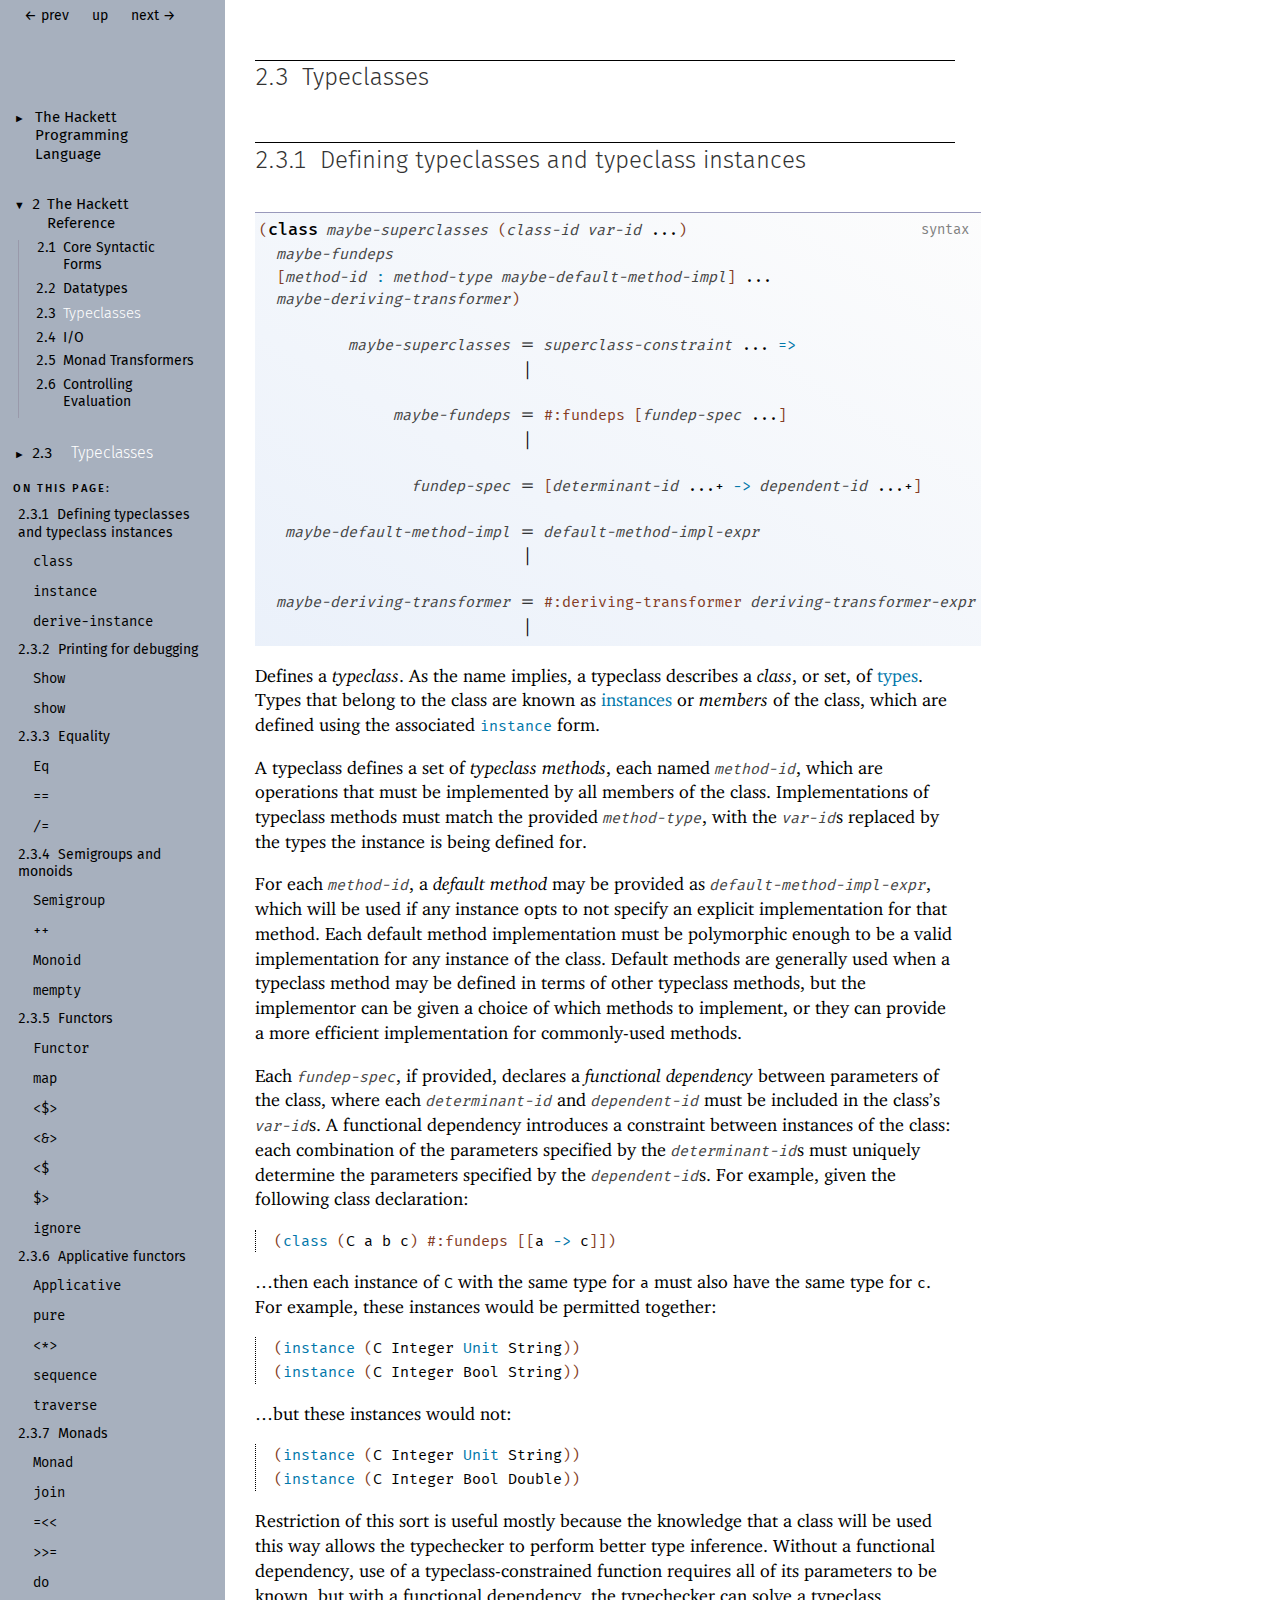
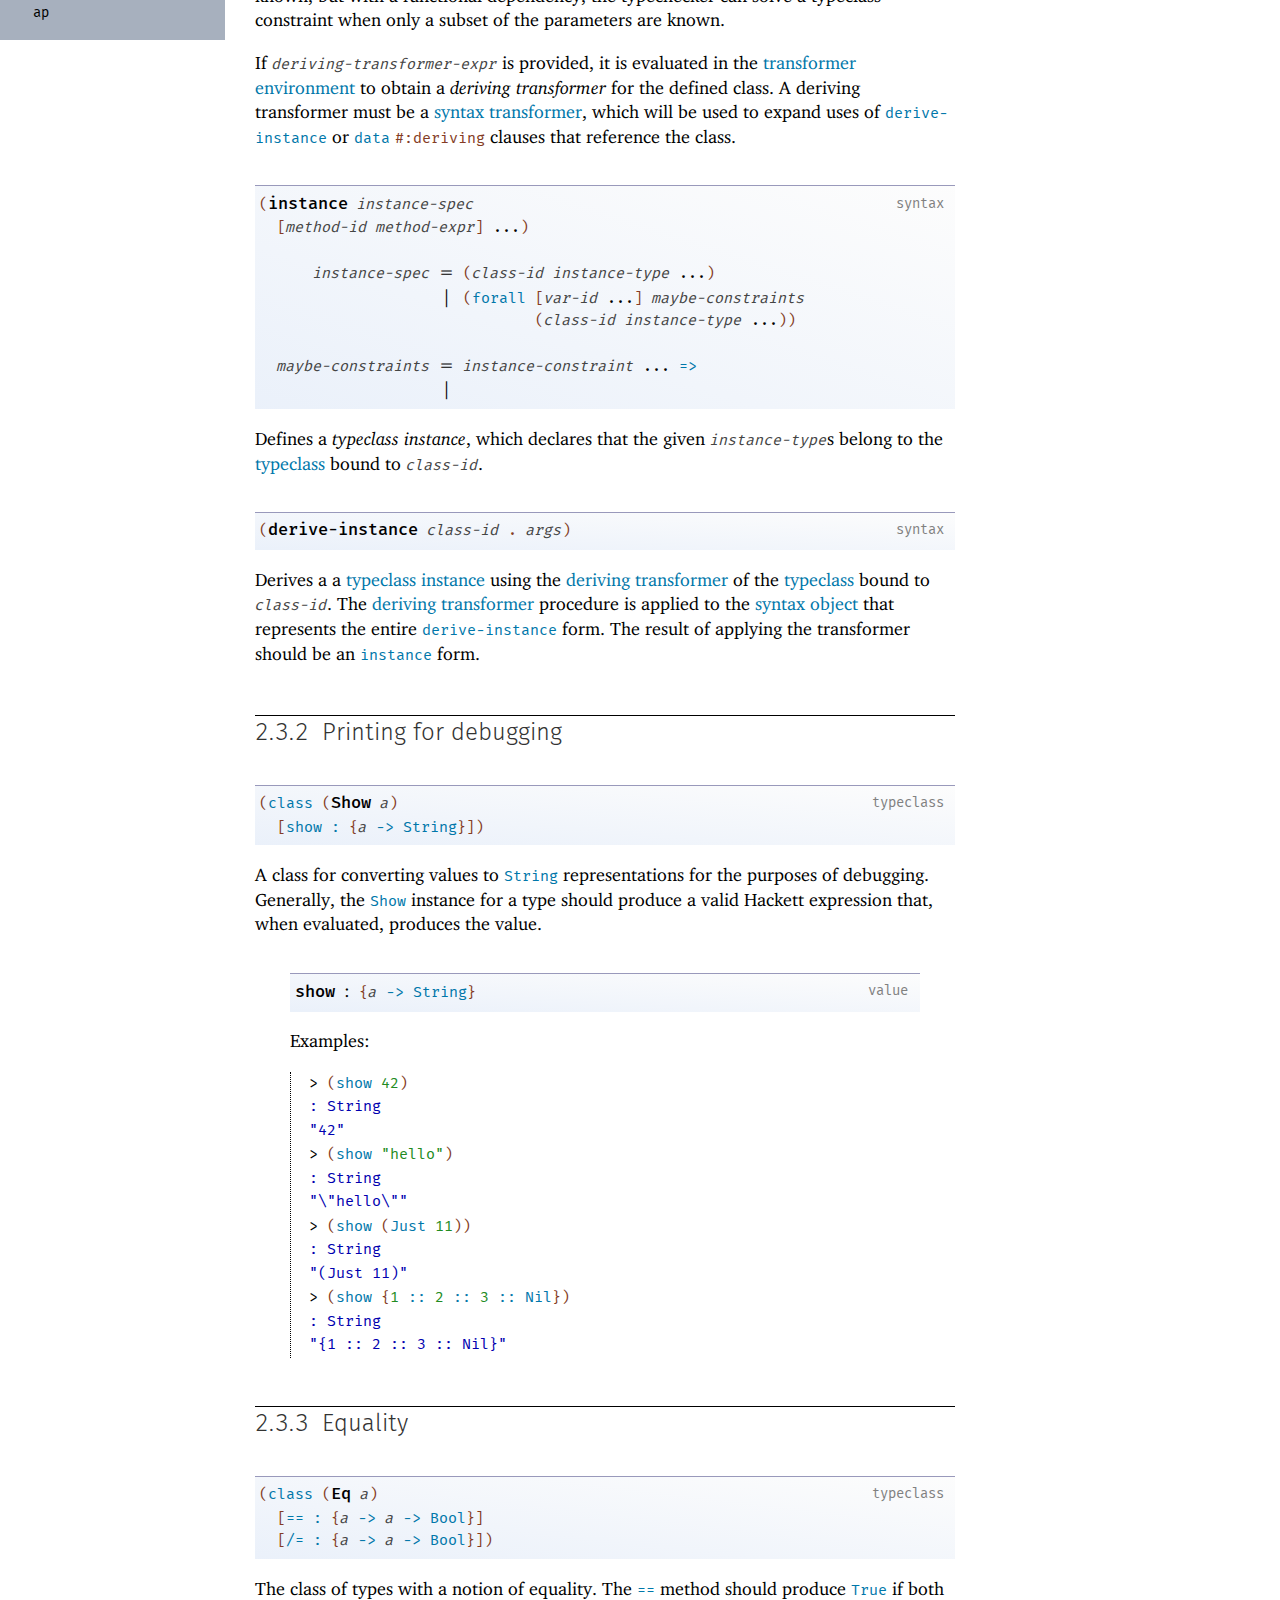
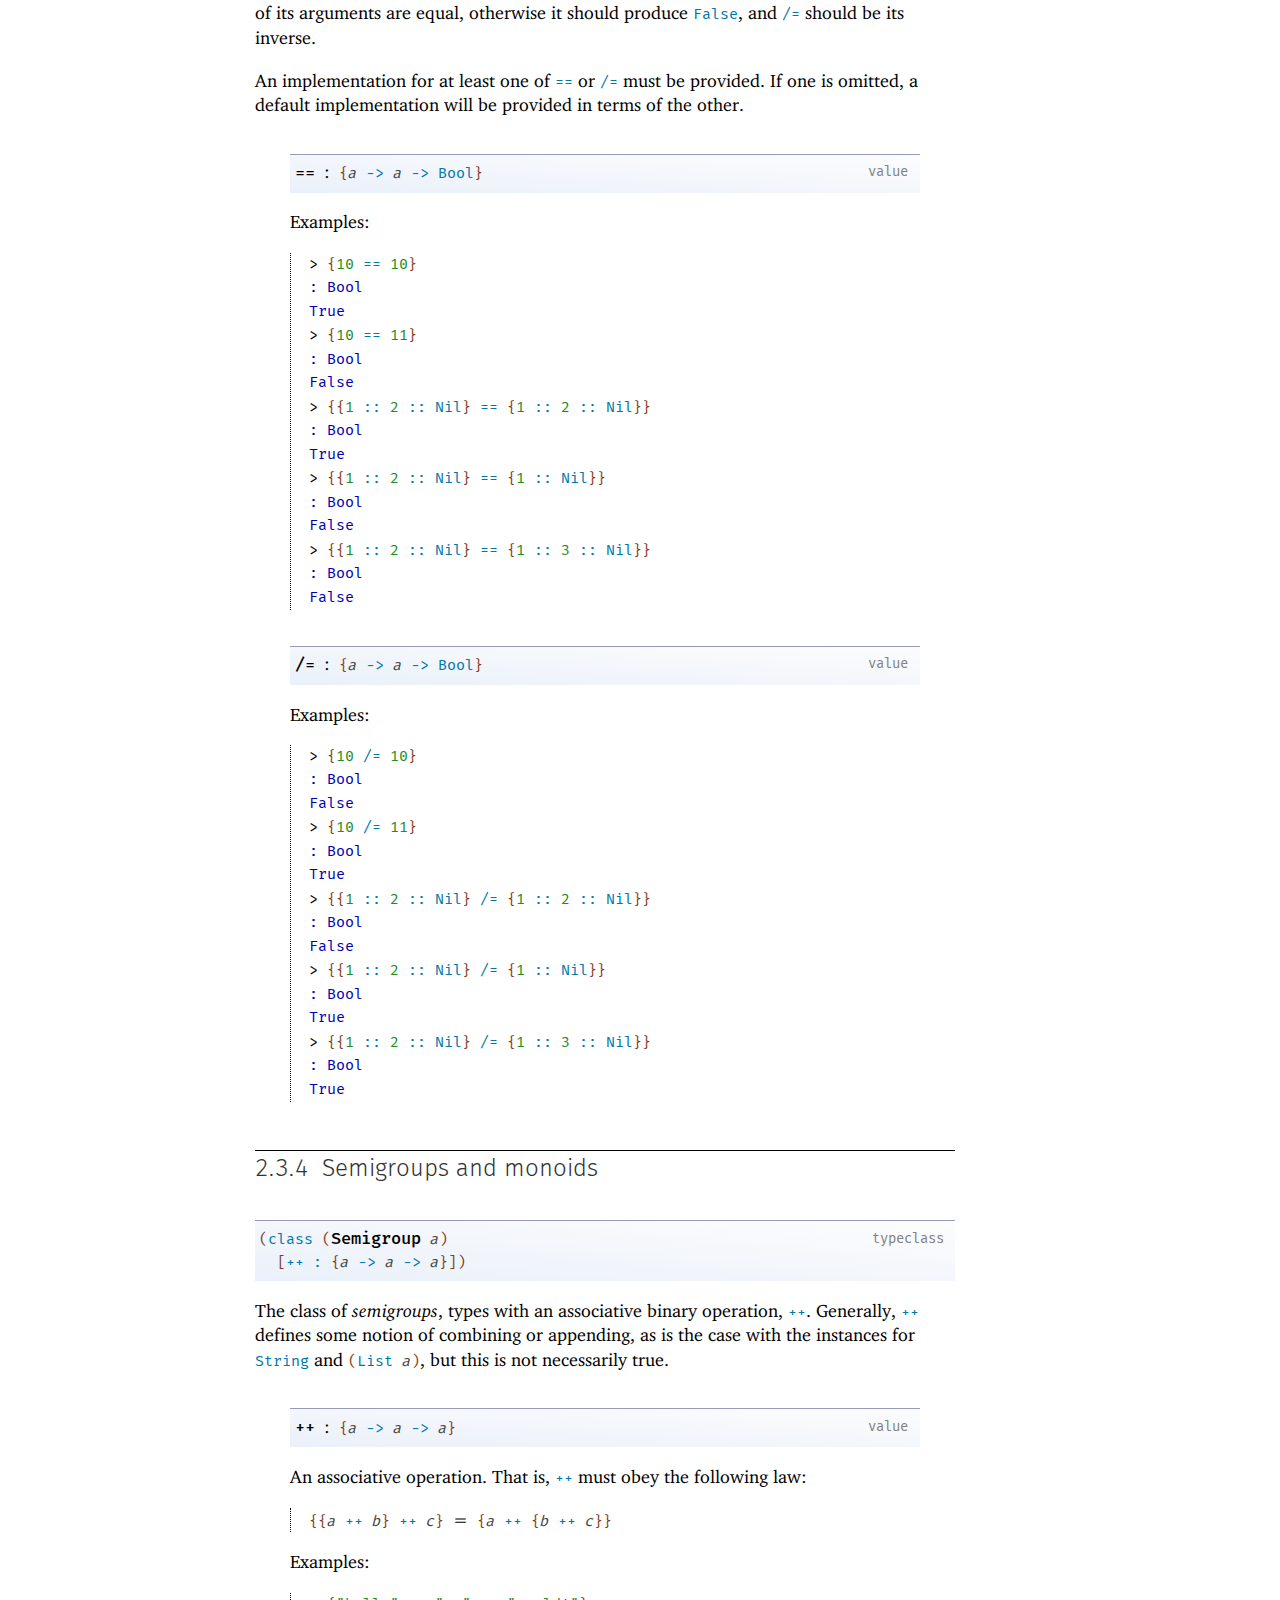
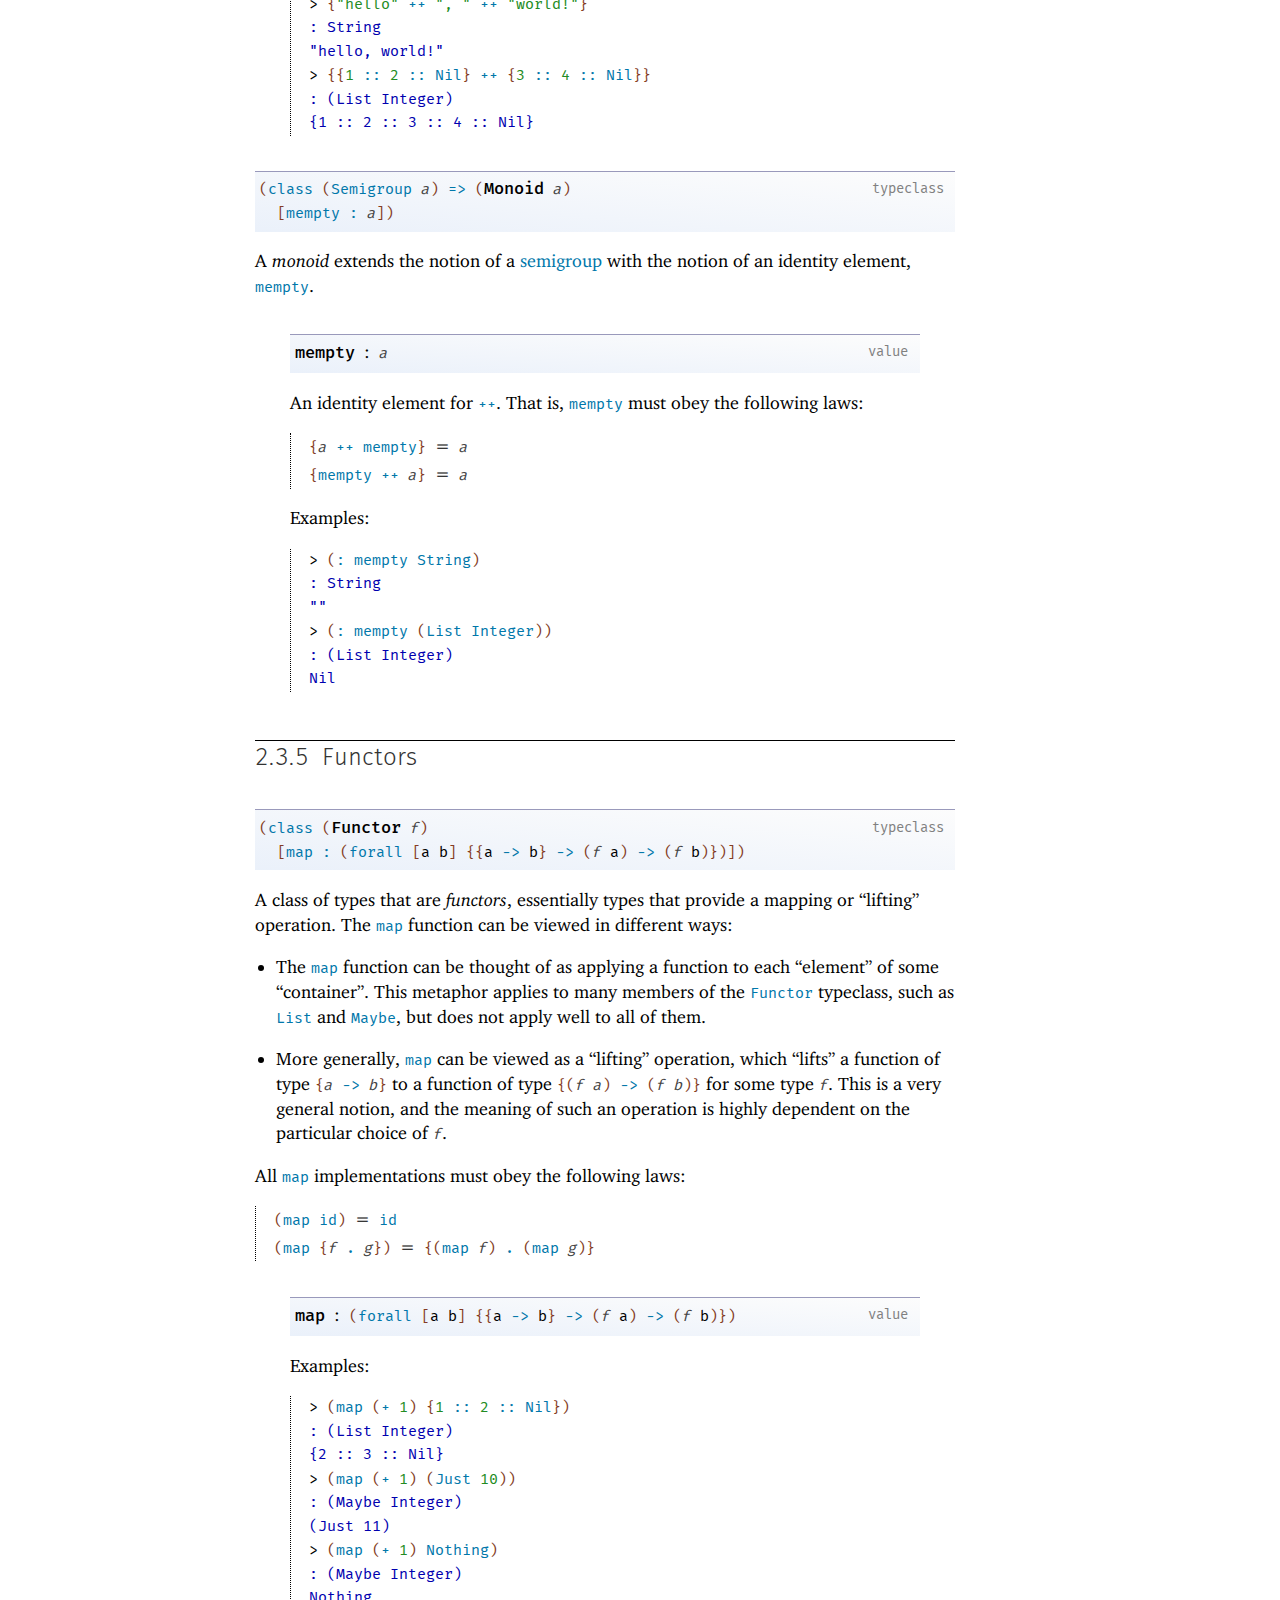
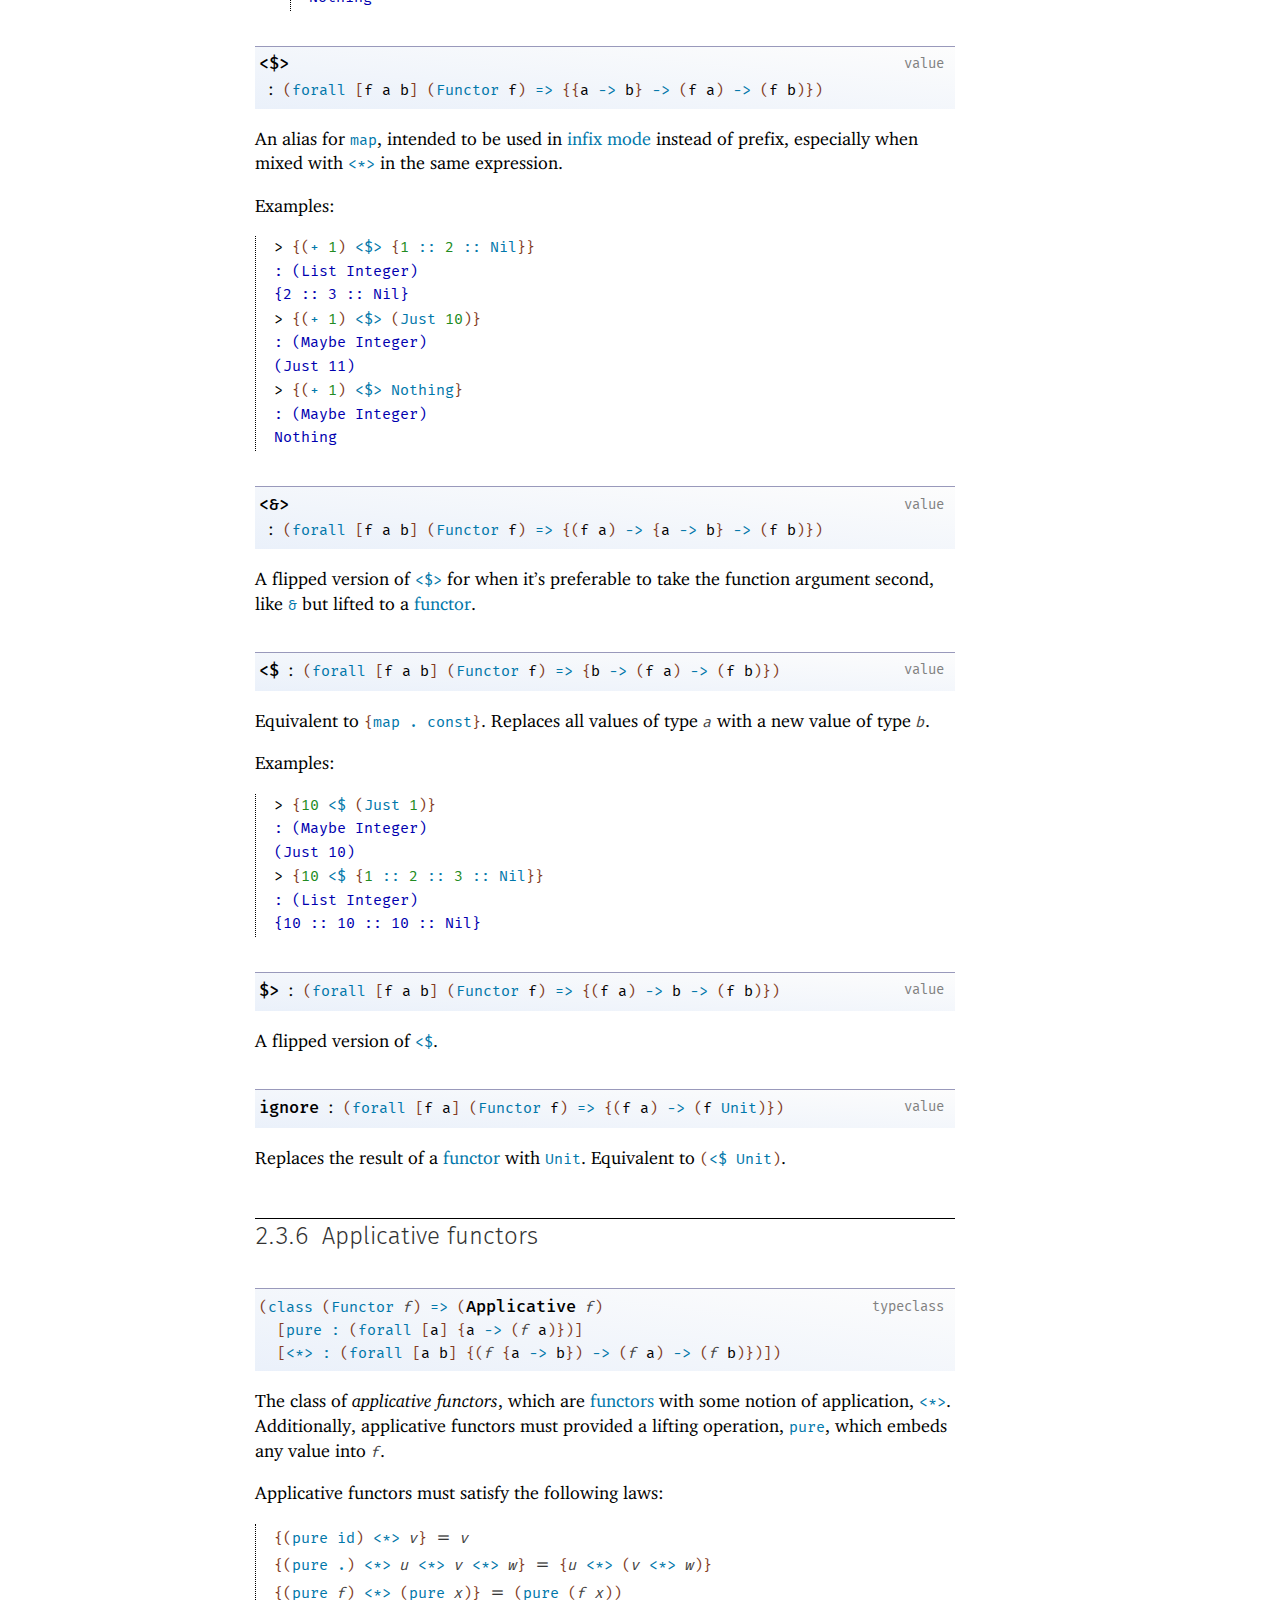
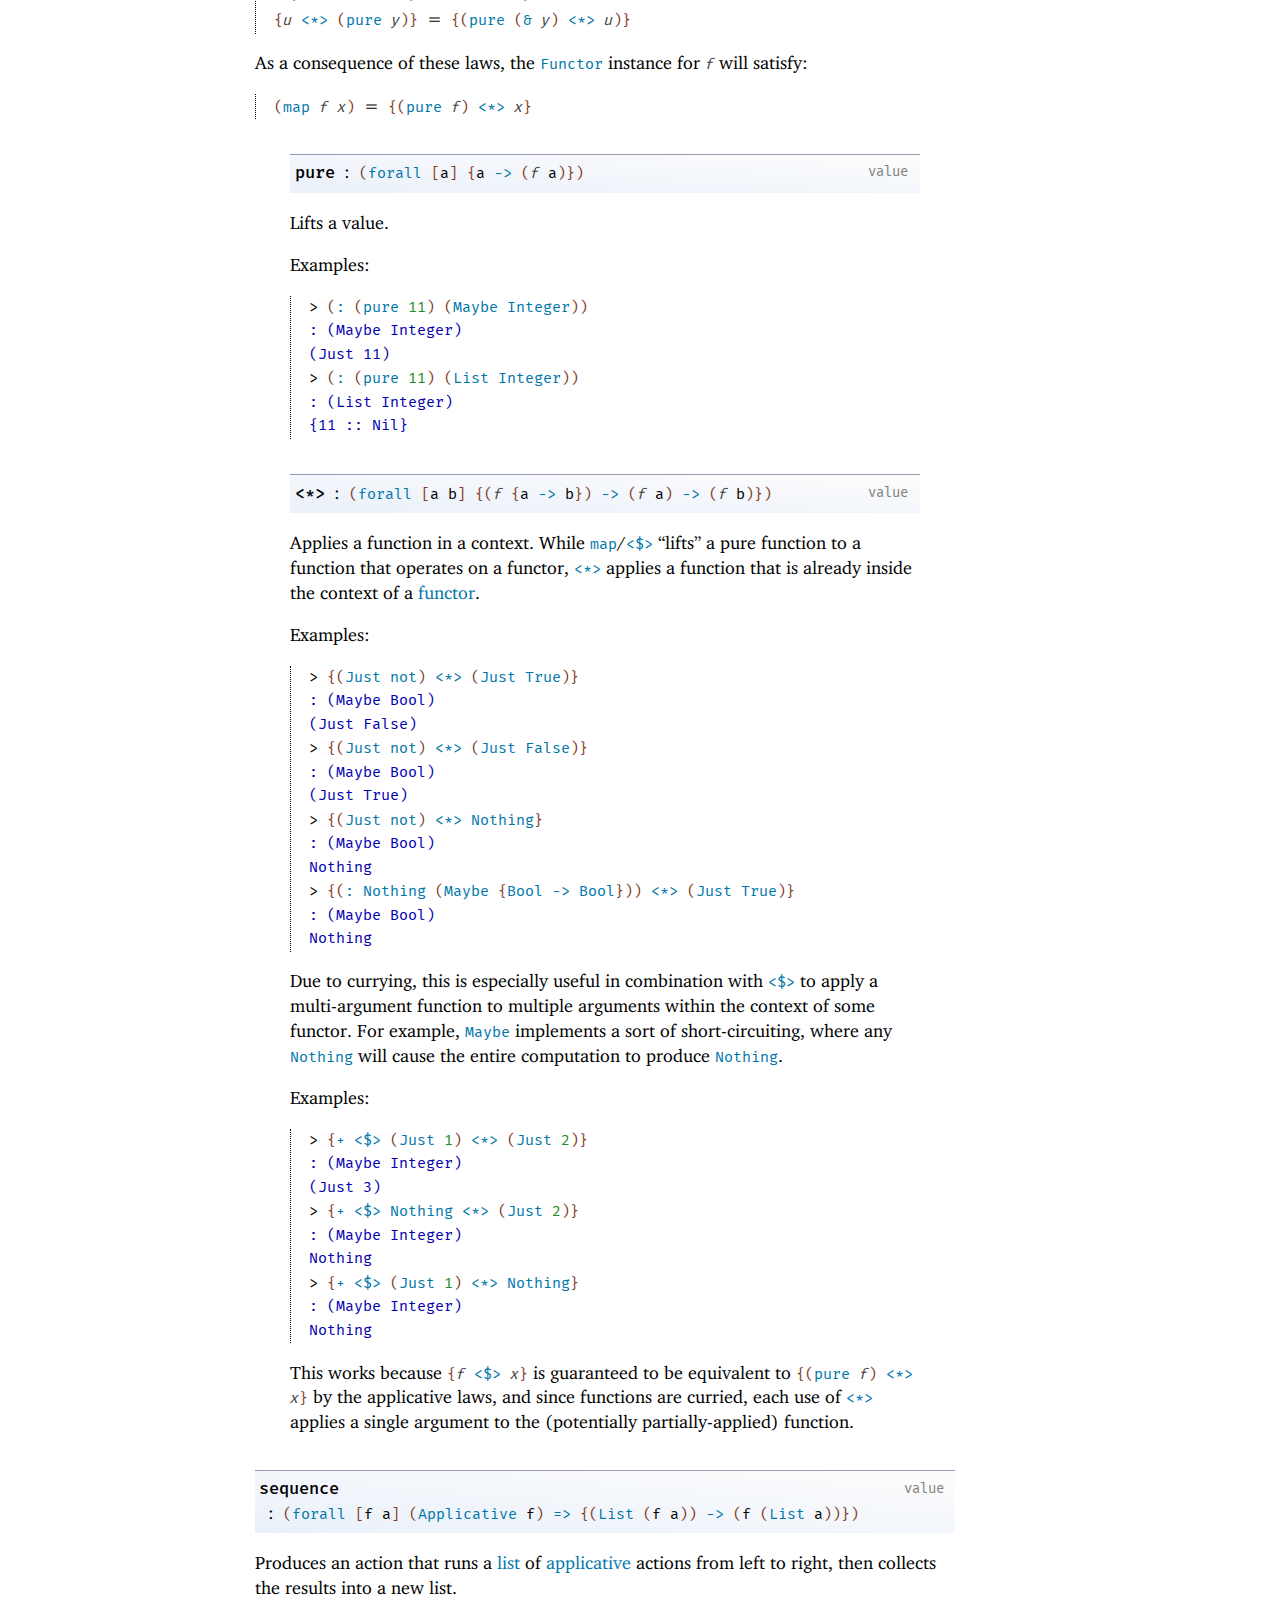
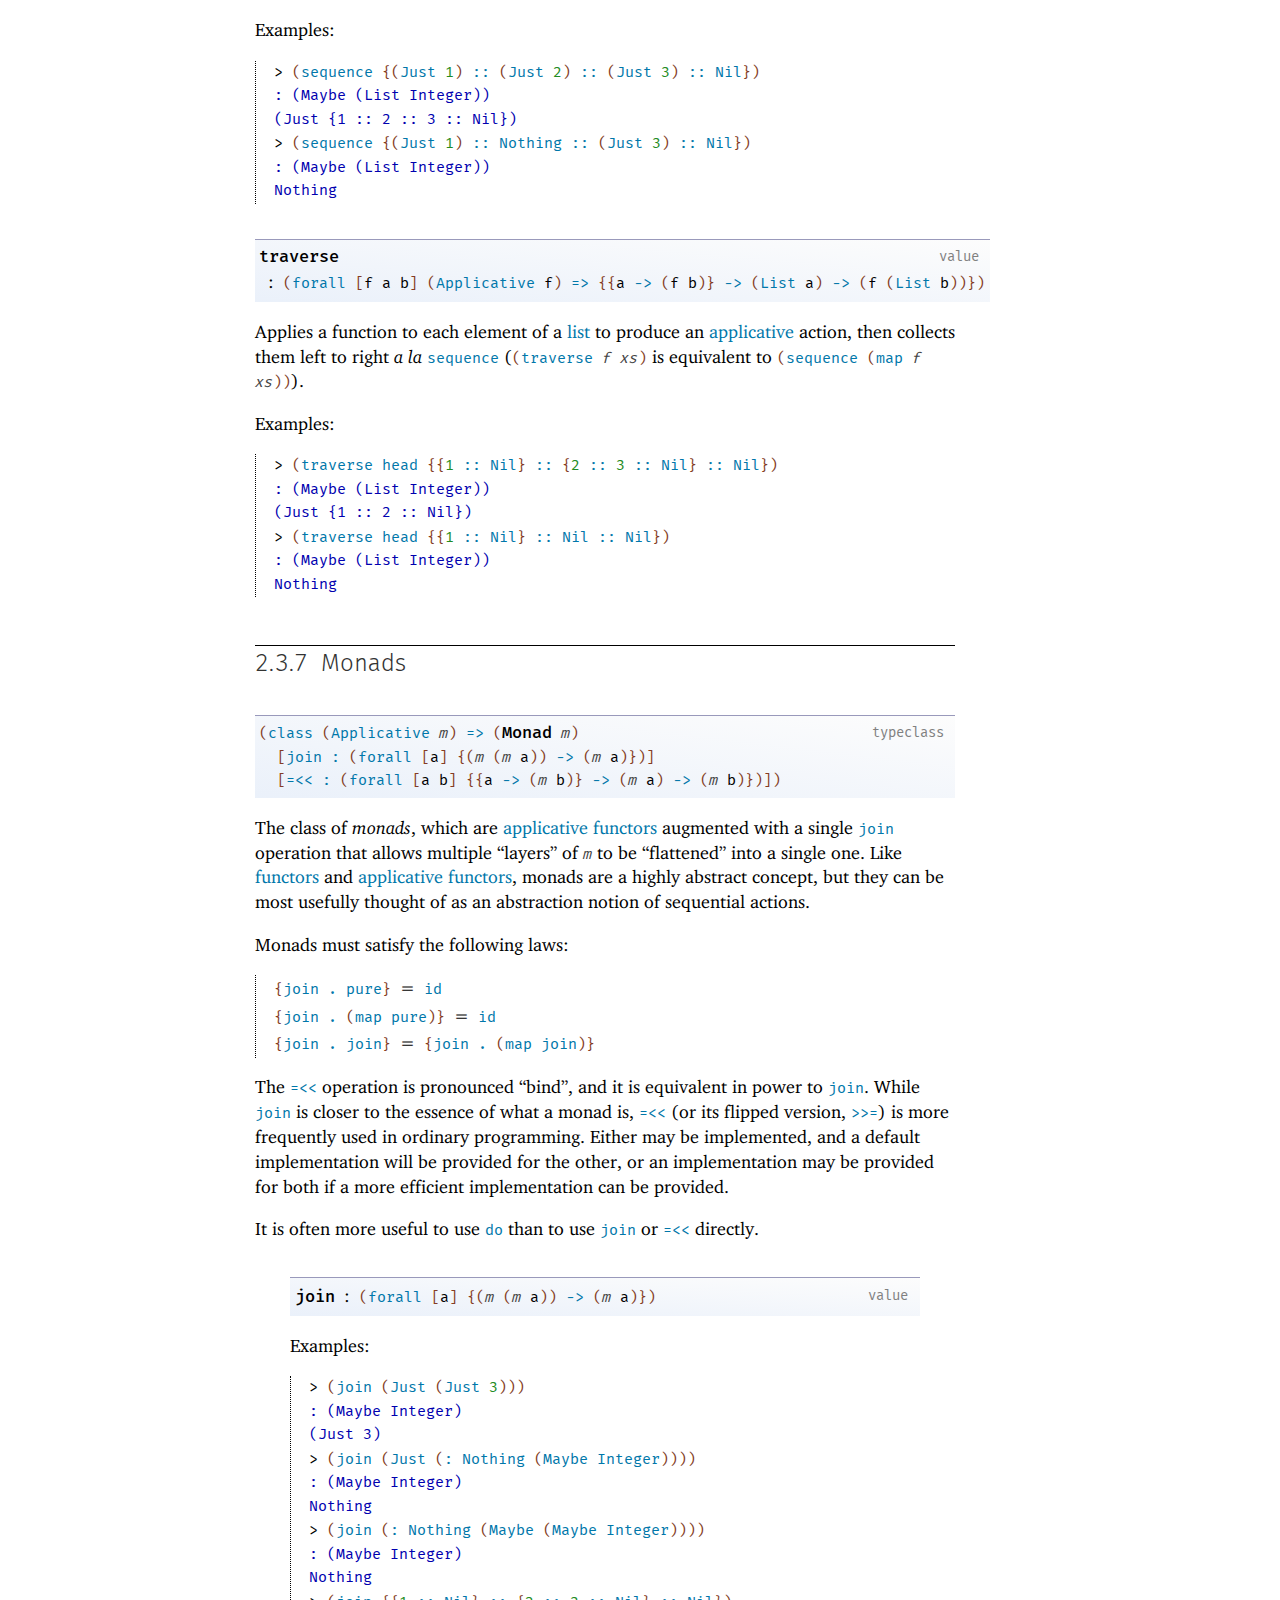
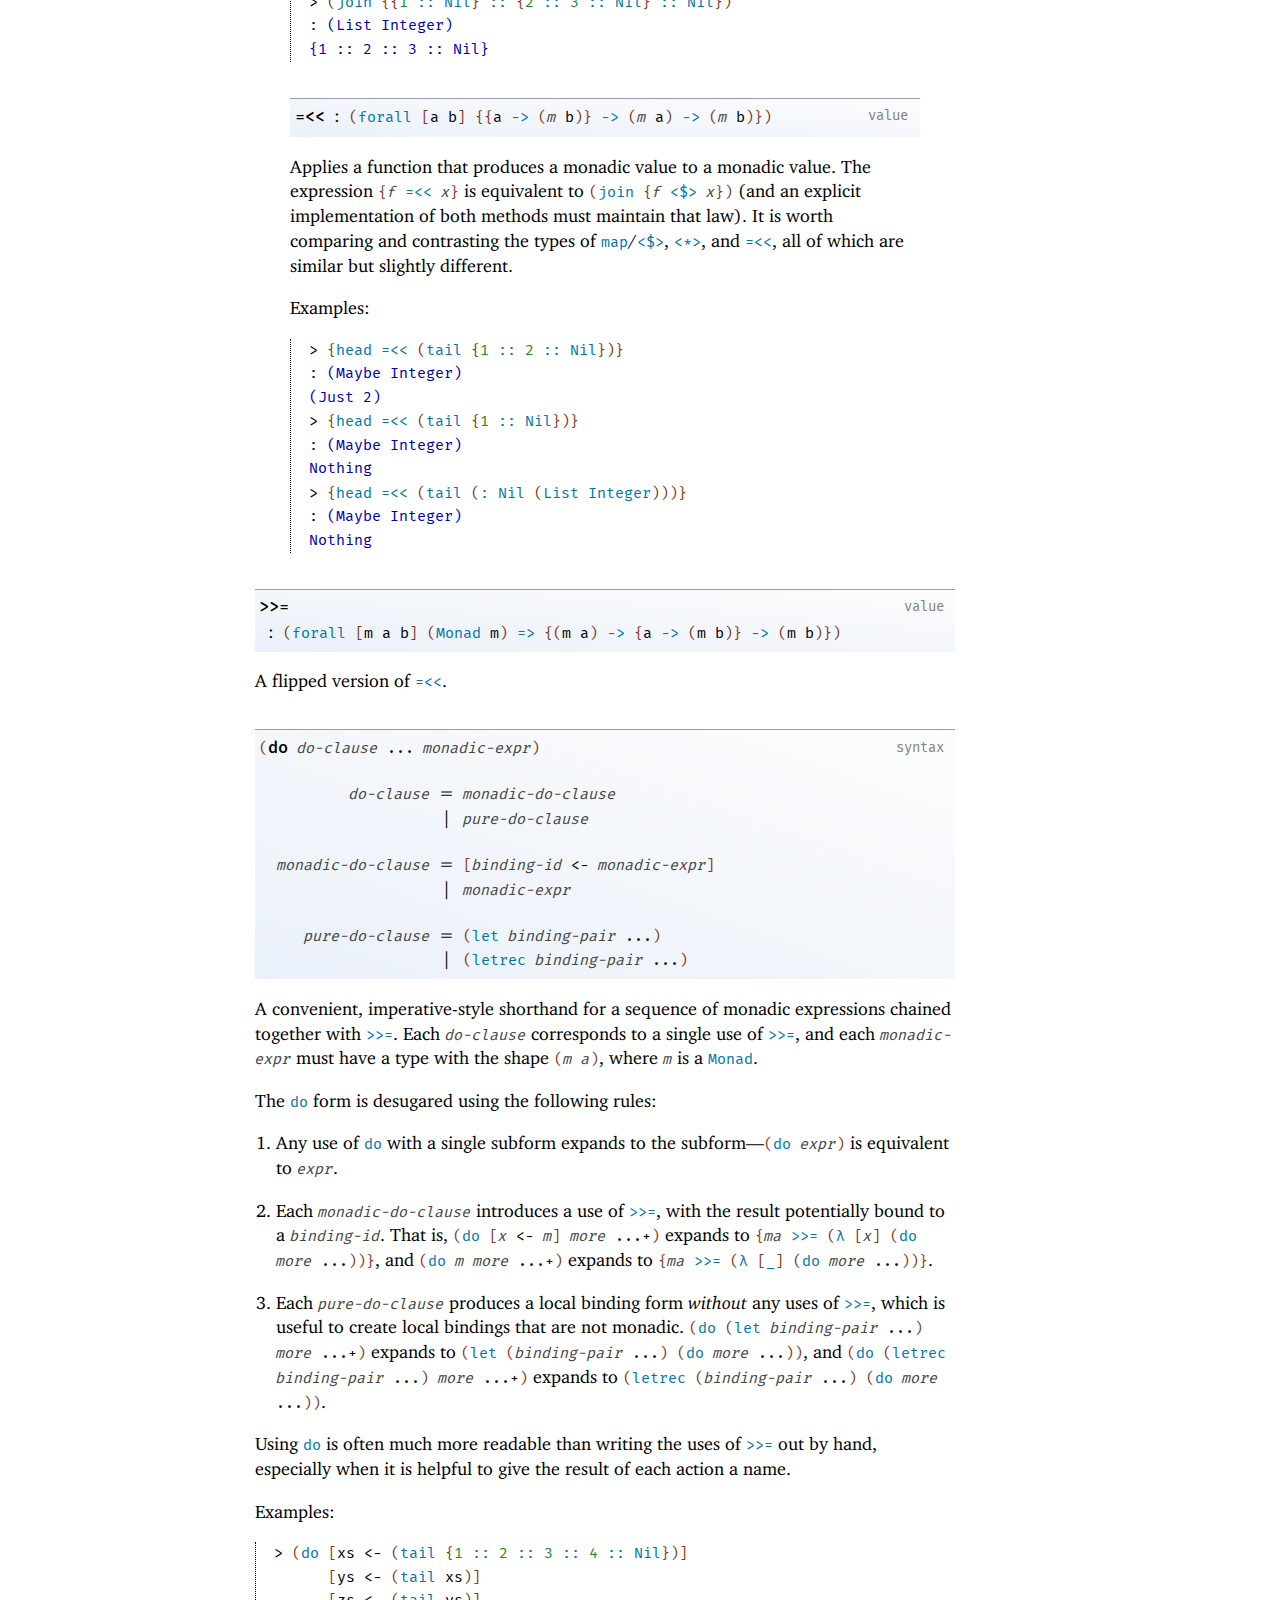
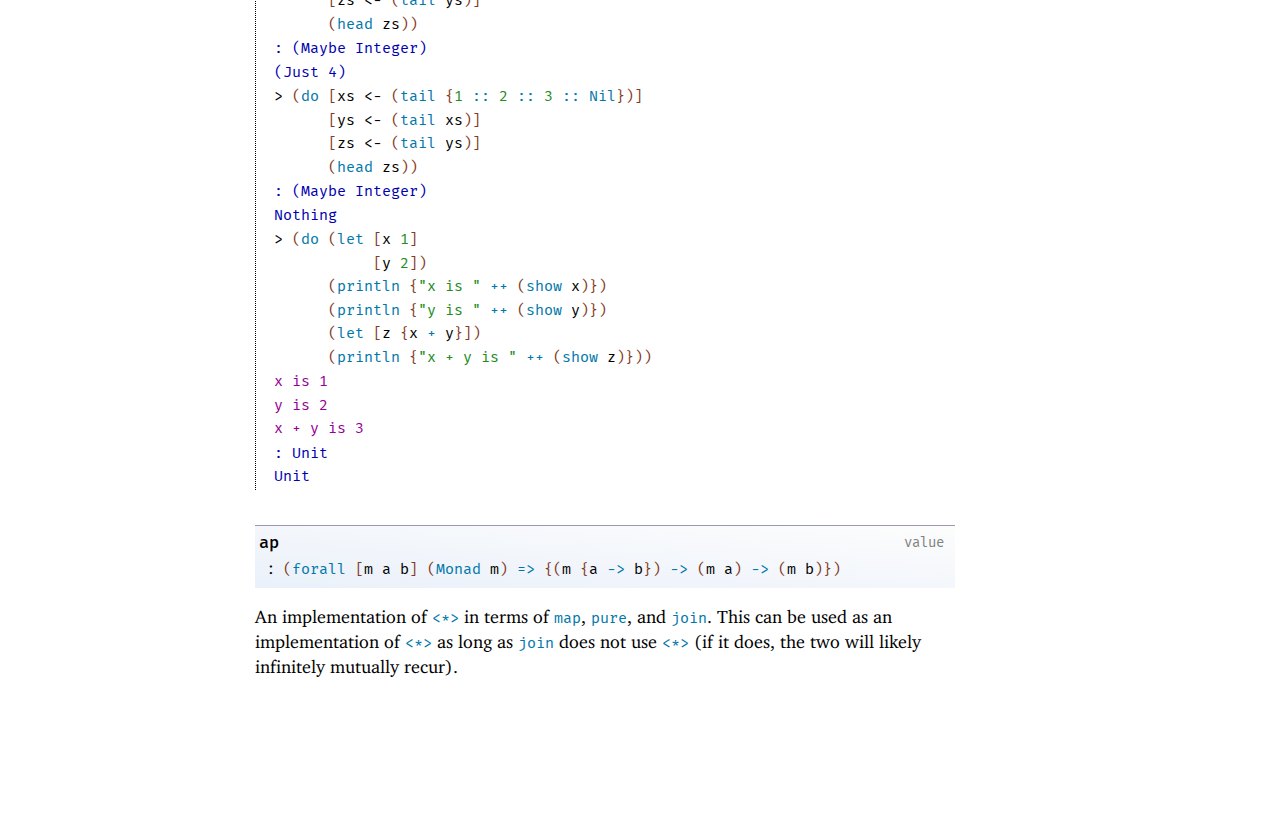
<file: reference-typeclasses.html>
<!DOCTYPE html PUBLIC "-//W3C//DTD HTML 4.01 Transitional//EN" "http://www.w3.org/TR/html4/loose.dtd">
<html><head><meta http-equiv="content-type" content="text/html; charset=utf-8"/><meta name="viewport" content="width=device-width, initial-scale=0.8"/><title>2.3&nbsp;Typeclasses</title><link rel="stylesheet" type="text/css" href="scribble.css" title="default"/><link rel="stylesheet" type="text/css" href="racket.css" title="default"/><link rel="stylesheet" type="text/css" href="manual-style.css" title="default"/><link rel="stylesheet" type="text/css" href="manual-racket.css" title="default"/><script type="text/javascript" src="scribble-common.js"></script><script type="text/javascript" src="manual-racket.js"></script><!--[if IE 6]><style type="text/css">.SIEHidden { overflow: hidden; }</style><![endif]--></head><body id="scribble-racket-lang-org"><div class="tocset"><div class="tocview"><div class="tocviewlist tocviewlisttopspace"><div class="tocviewtitle"><table cellspacing="0" cellpadding="0"><tr><td style="width: 1em;"><a href="javascript:void(0);" title="Expand/Collapse" class="tocviewtoggle" onclick="TocviewToggle(this,&quot;tocview_0&quot;);">&#9658;</a></td><td></td><td><a href="index.html" class="tocviewlink" data-pltdoc="x">The Hackett Programming Language</a></td></tr></table></div><div class="tocviewsublisttop" style="display: none;" id="tocview_0"><table cellspacing="0" cellpadding="0"><tr><td align="right">1&nbsp;</td><td><a href="guide.html" class="tocviewlink" data-pltdoc="x">The Hackett Guide</a></td></tr><tr><td align="right">2&nbsp;</td><td><a href="reference.html" class="tocviewselflink" data-pltdoc="x">The Hackett Reference</a></td></tr><tr><td align="right"></td><td><a href="doc-index.html" class="tocviewlink" data-pltdoc="x">Index</a></td></tr></table></div></div><div class="tocviewlist"><table cellspacing="0" cellpadding="0"><tr><td style="width: 1em;"><a href="javascript:void(0);" title="Expand/Collapse" class="tocviewtoggle" onclick="TocviewToggle(this,&quot;tocview_1&quot;);">&#9660;</a></td><td>2&nbsp;</td><td><a href="reference.html" class="tocviewlink" data-pltdoc="x">The Hackett Reference</a></td></tr></table><div class="tocviewsublist" style="display: block;" id="tocview_1"><table cellspacing="0" cellpadding="0"><tr><td align="right">2.1&nbsp;</td><td><a href="reference-syntactic-forms.html" class="tocviewlink" data-pltdoc="x">Core Syntactic Forms</a></td></tr><tr><td align="right">2.2&nbsp;</td><td><a href="reference-datatypes.html" class="tocviewlink" data-pltdoc="x">Datatypes</a></td></tr><tr><td align="right">2.3&nbsp;</td><td><a href="" class="tocviewselflink" data-pltdoc="x">Typeclasses</a></td></tr><tr><td align="right">2.4&nbsp;</td><td><a href="reference-io.html" class="tocviewlink" data-pltdoc="x">I/<span class="mywbr"> &nbsp;</span>O</a></td></tr><tr><td align="right">2.5&nbsp;</td><td><a href="reference-monad-transformers.html" class="tocviewlink" data-pltdoc="x">Monad Transformers</a></td></tr><tr><td align="right">2.6&nbsp;</td><td><a href="reference-controlling-evaluation.html" class="tocviewlink" data-pltdoc="x">Controlling Evaluation</a></td></tr></table></div></div><div class="tocviewlist"><table cellspacing="0" cellpadding="0"><tr><td style="width: 1em;"><a href="javascript:void(0);" title="Expand/Collapse" class="tocviewtoggle" onclick="TocviewToggle(this,&quot;tocview_2&quot;);">&#9658;</a></td><td>2.3&nbsp;</td><td><a href="" class="tocviewselflink" data-pltdoc="x">Typeclasses</a></td></tr></table><div class="tocviewsublistbottom" style="display: none;" id="tocview_2"><table cellspacing="0" cellpadding="0"><tr><td align="right">2.3.1&nbsp;</td><td><a href="#%28part._reference-defining-typeclasses%29" class="tocviewlink" data-pltdoc="x">Defining typeclasses and typeclass instances</a></td></tr><tr><td align="right">2.3.2&nbsp;</td><td><a href="#%28part._reference-show%29" class="tocviewlink" data-pltdoc="x">Printing for debugging</a></td></tr><tr><td align="right">2.3.3&nbsp;</td><td><a href="#%28part._reference-equality%29" class="tocviewlink" data-pltdoc="x">Equality</a></td></tr><tr><td align="right">2.3.4&nbsp;</td><td><a href="#%28part._reference-semigroup-monoid%29" class="tocviewlink" data-pltdoc="x">Semigroups and monoids</a></td></tr><tr><td align="right">2.3.5&nbsp;</td><td><a href="#%28part._reference-functor%29" class="tocviewlink" data-pltdoc="x">Functors</a></td></tr><tr><td align="right">2.3.6&nbsp;</td><td><a href="#%28part._reference-applicative%29" class="tocviewlink" data-pltdoc="x">Applicative functors</a></td></tr><tr><td align="right">2.3.7&nbsp;</td><td><a href="#%28part._reference-monad%29" class="tocviewlink" data-pltdoc="x">Monads</a></td></tr></table></div></div></div><div class="tocsub"><div class="tocsubtitle">On this page:</div><table class="tocsublist" cellspacing="0"><tr><td><span class="tocsublinknumber">2.3.1<tt>&nbsp;</tt></span><a href="#%28part._reference-defining-typeclasses%29" class="tocsubseclink" data-pltdoc="x">Defining typeclasses and typeclass instances</a></td></tr><tr><td><a href="#%28form._%28%28lib._hackett%2Fmain..rkt%29._class%29%29" class="tocsubnonseclink" data-pltdoc="x"><span class="RktSym"><span class="RktStxLink">class</span></span></a></td></tr><tr><td><a href="#%28form._%28%28lib._hackett%2Fmain..rkt%29._instance%29%29" class="tocsubnonseclink" data-pltdoc="x"><span class="RktSym"><span class="RktStxLink">instance</span></span></a></td></tr><tr><td><a href="#%28form._%28%28lib._hackett%2Fmain..rkt%29._derive-instance%29%29" class="tocsubnonseclink" data-pltdoc="x"><span class="RktSym"><span class="RktStxLink">derive-<wbr></wbr>instance</span></span></a></td></tr><tr><td><span class="tocsublinknumber">2.3.2<tt>&nbsp;</tt></span><a href="#%28part._reference-show%29" class="tocsubseclink" data-pltdoc="x">Printing for debugging</a></td></tr><tr><td><a href="#%28def._%28%28lib._hackett%2Fmain..rkt%29._~23~25hackett-type~3a.Show%29%29" class="tocsubnonseclink" data-pltdoc="x"><span class="RktSym"><span class="RktValLink">Show</span></span></a></td></tr><tr><td><a href="#%28def._%28%28lib._hackett%2Fmain..rkt%29._show%29%29" class="tocsubnonseclink" data-pltdoc="x"><span class="RktSym"><span class="RktValLink">show</span></span></a></td></tr><tr><td><span class="tocsublinknumber">2.3.3<tt>&nbsp;</tt></span><a href="#%28part._reference-equality%29" class="tocsubseclink" data-pltdoc="x">Equality</a></td></tr><tr><td><a href="#%28def._%28%28lib._hackett%2Fmain..rkt%29._~23~25hackett-type~3a.Eq%29%29" class="tocsubnonseclink" data-pltdoc="x"><span class="RktSym"><span class="RktValLink">Eq</span></span></a></td></tr><tr><td><a href="#%28def._%28%28lib._hackett%2Fmain..rkt%29._~3d~3d%29%29" class="tocsubnonseclink" data-pltdoc="x"><span class="RktSym"><span class="RktValLink">==</span></span></a></td></tr><tr><td><a href="#%28def._%28%28lib._hackett%2Fmain..rkt%29._%2F~3d%29%29" class="tocsubnonseclink" data-pltdoc="x"><span class="RktSym"><span class="RktValLink">/<span class="mywbr"> &nbsp;</span>=</span></span></a></td></tr><tr><td><span class="tocsublinknumber">2.3.4<tt>&nbsp;</tt></span><a href="#%28part._reference-semigroup-monoid%29" class="tocsubseclink" data-pltdoc="x">Semigroups and monoids</a></td></tr><tr><td><a href="#%28def._%28%28lib._hackett%2Fmain..rkt%29._~23~25hackett-type~3a.Semigroup%29%29" class="tocsubnonseclink" data-pltdoc="x"><span class="RktSym"><span class="RktValLink">Semigroup</span></span></a></td></tr><tr><td><a href="#%28def._%28%28lib._hackett%2Fmain..rkt%29._%2B%2B%29%29" class="tocsubnonseclink" data-pltdoc="x"><span class="RktSym"><span class="RktValLink">+<span class="mywbr"> &nbsp;</span>+</span></span></a></td></tr><tr><td><a href="#%28def._%28%28lib._hackett%2Fmain..rkt%29._~23~25hackett-type~3a.Monoid%29%29" class="tocsubnonseclink" data-pltdoc="x"><span class="RktSym"><span class="RktValLink">Monoid</span></span></a></td></tr><tr><td><a href="#%28def._%28%28lib._hackett%2Fmain..rkt%29._mempty%29%29" class="tocsubnonseclink" data-pltdoc="x"><span class="RktSym"><span class="RktValLink">mempty</span></span></a></td></tr><tr><td><span class="tocsublinknumber">2.3.5<tt>&nbsp;</tt></span><a href="#%28part._reference-functor%29" class="tocsubseclink" data-pltdoc="x">Functors</a></td></tr><tr><td><a href="#%28def._%28%28lib._hackett%2Fmain..rkt%29._~23~25hackett-type~3a.Functor%29%29" class="tocsubnonseclink" data-pltdoc="x"><span class="RktSym"><span class="RktValLink">Functor</span></span></a></td></tr><tr><td><a href="#%28def._%28%28lib._hackett%2Fmain..rkt%29._map%29%29" class="tocsubnonseclink" data-pltdoc="x"><span class="RktSym"><span class="RktValLink">map</span></span></a></td></tr><tr><td><a href="#%28def._%28%28lib._hackett%2Fmain..rkt%29._~3c~24~3e%29%29" class="tocsubnonseclink" data-pltdoc="x"><span class="RktSym"><span class="RktValLink">&lt;$&gt;</span></span></a></td></tr><tr><td><a href="#%28def._%28%28lib._hackett%2Fmain..rkt%29._~3c~26~3e%29%29" class="tocsubnonseclink" data-pltdoc="x"><span class="RktSym"><span class="RktValLink">&lt;&amp;&gt;</span></span></a></td></tr><tr><td><a href="#%28def._%28%28lib._hackett%2Fmain..rkt%29._~3c~24%29%29" class="tocsubnonseclink" data-pltdoc="x"><span class="RktSym"><span class="RktValLink">&lt;$</span></span></a></td></tr><tr><td><a href="#%28def._%28%28lib._hackett%2Fmain..rkt%29._~24~3e%29%29" class="tocsubnonseclink" data-pltdoc="x"><span class="RktSym"><span class="RktValLink">$&gt;</span></span></a></td></tr><tr><td><a href="#%28def._%28%28lib._hackett%2Fmain..rkt%29._ignore%29%29" class="tocsubnonseclink" data-pltdoc="x"><span class="RktSym"><span class="RktValLink">ignore</span></span></a></td></tr><tr><td><span class="tocsublinknumber">2.3.6<tt>&nbsp;</tt></span><a href="#%28part._reference-applicative%29" class="tocsubseclink" data-pltdoc="x">Applicative functors</a></td></tr><tr><td><a href="#%28def._%28%28lib._hackett%2Fmain..rkt%29._~23~25hackett-type~3a.Applicative%29%29" class="tocsubnonseclink" data-pltdoc="x"><span class="RktSym"><span class="RktValLink">Applicative</span></span></a></td></tr><tr><td><a href="#%28def._%28%28lib._hackett%2Fmain..rkt%29._pure%29%29" class="tocsubnonseclink" data-pltdoc="x"><span class="RktSym"><span class="RktValLink">pure</span></span></a></td></tr><tr><td><a href="#%28def._%28%28lib._hackett%2Fmain..rkt%29._~3c%2A~3e%29%29" class="tocsubnonseclink" data-pltdoc="x"><span class="RktSym"><span class="RktValLink">&lt;*&gt;</span></span></a></td></tr><tr><td><a href="#%28def._%28%28lib._hackett%2Fmain..rkt%29._sequence%29%29" class="tocsubnonseclink" data-pltdoc="x"><span class="RktSym"><span class="RktValLink">sequence</span></span></a></td></tr><tr><td><a href="#%28def._%28%28lib._hackett%2Fmain..rkt%29._traverse%29%29" class="tocsubnonseclink" data-pltdoc="x"><span class="RktSym"><span class="RktValLink">traverse</span></span></a></td></tr><tr><td><span class="tocsublinknumber">2.3.7<tt>&nbsp;</tt></span><a href="#%28part._reference-monad%29" class="tocsubseclink" data-pltdoc="x">Monads</a></td></tr><tr><td><a href="#%28def._%28%28lib._hackett%2Fmain..rkt%29._~23~25hackett-type~3a.Monad%29%29" class="tocsubnonseclink" data-pltdoc="x"><span class="RktSym"><span class="RktValLink">Monad</span></span></a></td></tr><tr><td><a href="#%28def._%28%28lib._hackett%2Fmain..rkt%29._join%29%29" class="tocsubnonseclink" data-pltdoc="x"><span class="RktSym"><span class="RktValLink">join</span></span></a></td></tr><tr><td><a href="#%28def._%28%28lib._hackett%2Fmain..rkt%29._~3d~3c~3c%29%29" class="tocsubnonseclink" data-pltdoc="x"><span class="RktSym"><span class="RktValLink">=&lt;&lt;</span></span></a></td></tr><tr><td><a href="#%28def._%28%28lib._hackett%2Fmain..rkt%29._~3e~3e~3d%29%29" class="tocsubnonseclink" data-pltdoc="x"><span class="RktSym"><span class="RktValLink">&gt;&gt;=</span></span></a></td></tr><tr><td><a href="#%28form._%28%28lib._hackett%2Fmain..rkt%29._do%29%29" class="tocsubnonseclink" data-pltdoc="x"><span class="RktSym"><span class="RktStxLink">do</span></span></a></td></tr><tr><td><a href="#%28def._%28%28lib._hackett%2Fmain..rkt%29._ap%29%29" class="tocsubnonseclink" data-pltdoc="x"><span class="RktSym"><span class="RktValLink">ap</span></span></a></td></tr></table></div></div><div class="maincolumn"><div class="main"><div class="navsettop"><span class="navleft"><div class="nosearchform"></div>&nbsp;&nbsp;</span><span class="navright">&nbsp;&nbsp;<a href="reference-datatypes.html" title="backward to &quot;2.2 Datatypes&quot;" data-pltdoc="x">&larr; prev</a>&nbsp;&nbsp;<a href="reference.html" title="up to &quot;2 The Hackett Reference&quot;" data-pltdoc="x">up</a>&nbsp;&nbsp;<a href="reference-io.html" title="forward to &quot;2.4 I/O&quot;" data-pltdoc="x">next &rarr;</a></span>&nbsp;</div><h4>2.3<tt>&nbsp;</tt><a name="(part._reference-typeclasses)"></a>Typeclasses</h4><h5>2.3.1<tt>&nbsp;</tt><a name="(part._reference-defining-typeclasses)"></a>Defining typeclasses and typeclass instances</h5><p><div class="SIntrapara"><blockquote class="SVInsetFlow"><table cellspacing="0" cellpadding="0" class="boxed RBoxed"><tr><td><blockquote class="SubFlow"><div class="RBackgroundLabel SIEHidden"><div class="RBackgroundLabelInner"><p>syntax</p></div></div><table cellspacing="0" cellpadding="0" class="RktBlk RForeground"><tr><td><span class="RktPn">(</span><a name="(form._((lib._hackett/main..rkt)._class))"></a><span title="Provided from: hackett | Package: hackett-lib"><span class="RktSym"><a href="#%28form._%28%28lib._hackett%2Fmain..rkt%29._class%29%29" class="RktStxDef RktStxLink" data-pltdoc="x">class</a></span></span><span class="hspace">&nbsp;</span><span class="RktVar">maybe-superclasses</span><span class="hspace">&nbsp;</span><span class="RktPn">(</span><span class="RktVar">class-id</span><span class="hspace">&nbsp;</span><span class="RktVar">var-id</span><span class="hspace">&nbsp;</span><span class="RktMeta">...</span><span class="RktPn">)</span></td></tr><tr><td><span class="hspace">&nbsp;&nbsp;</span><span class="RktVar">maybe-fundeps</span></td></tr><tr><td><span class="hspace">&nbsp;&nbsp;</span><span class="RktPn">[</span><span class="RktVar">method-id</span><span class="hspace">&nbsp;</span><span class="RktSym"><a href="reference-syntactic-forms.html#%28form._%28%28lib._hackett%2Fmain..rkt%29._~3a%29%29" class="RktStxLink" data-pltdoc="x">:</a></span><span class="hspace">&nbsp;</span><span class="RktVar">method-type</span><span class="hspace">&nbsp;</span><span class="RktVar">maybe-default-method-impl</span><span class="RktPn">]</span><span class="hspace">&nbsp;</span><span class="RktMeta">...</span></td></tr><tr><td><span class="hspace">&nbsp;&nbsp;</span><span class="RktVar">maybe-deriving-transformer</span><span class="RktPn">)</span></td></tr></table></blockquote></td></tr><tr><td><span class="stt">&nbsp;</span></td></tr><tr><td><table cellspacing="0" cellpadding="0" class="specgrammar"><tr><td align="right" valign="baseline"><span class="RktVar">maybe-superclasses</span></td><td align="left" valign="baseline"><span class="stt">&nbsp;</span></td><td align="center" valign="baseline">=</td><td align="left" valign="baseline"><span class="stt">&nbsp;</span></td><td align="left" valign="baseline"><span class="RktVar">superclass-constraint</span><span class="hspace">&nbsp;</span><span class="RktMeta">...</span><span class="hspace">&nbsp;</span><span class="RktSym"><a href="reference-datatypes.html#%28form._%28%28lib._hackett%2Fmain..rkt%29._~23~25hackett-type~3a~3d~3e%29%29" class="RktStxLink" data-pltdoc="x">=&gt;</a></span></td></tr><tr><td align="right" valign="baseline"><span class="stt">&nbsp;</span></td><td align="left" valign="baseline"><span class="stt">&nbsp;</span></td><td align="center" valign="baseline">|</td><td align="left" valign="baseline"><span class="stt">&nbsp;</span></td><td align="left" valign="baseline"><table cellspacing="0" cellpadding="0" class="RktBlk"><tr><td></td></tr></table></td></tr><tr><td align="right" valign="baseline"><span class="stt">&nbsp;</span></td><td align="left" valign="baseline"><span class="stt">&nbsp;</span></td><td align="center" valign="baseline"><span class="stt">&nbsp;</span></td><td align="left" valign="baseline"><span class="stt">&nbsp;</span></td><td align="left" valign="baseline"><span class="stt">&nbsp;</span></td></tr><tr><td align="right" valign="baseline"><span class="RktVar">maybe-fundeps</span></td><td align="left" valign="baseline"><span class="stt">&nbsp;</span></td><td align="center" valign="baseline">=</td><td align="left" valign="baseline"><span class="stt">&nbsp;</span></td><td align="left" valign="baseline"><span class="RktPn">#:fundeps</span><span class="hspace">&nbsp;</span><span class="RktPn">[</span><span class="RktVar">fundep-spec</span><span class="hspace">&nbsp;</span><span class="RktMeta">...</span><span class="RktPn">]</span></td></tr><tr><td align="right" valign="baseline"><span class="stt">&nbsp;</span></td><td align="left" valign="baseline"><span class="stt">&nbsp;</span></td><td align="center" valign="baseline">|</td><td align="left" valign="baseline"><span class="stt">&nbsp;</span></td><td align="left" valign="baseline"><table cellspacing="0" cellpadding="0" class="RktBlk"><tr><td></td></tr></table></td></tr><tr><td align="right" valign="baseline"><span class="stt">&nbsp;</span></td><td align="left" valign="baseline"><span class="stt">&nbsp;</span></td><td align="center" valign="baseline"><span class="stt">&nbsp;</span></td><td align="left" valign="baseline"><span class="stt">&nbsp;</span></td><td align="left" valign="baseline"><span class="stt">&nbsp;</span></td></tr><tr><td align="right" valign="baseline"><span class="RktVar">fundep-spec</span></td><td align="left" valign="baseline"><span class="stt">&nbsp;</span></td><td align="center" valign="baseline">=</td><td align="left" valign="baseline"><span class="stt">&nbsp;</span></td><td align="left" valign="baseline"><span class="RktPn">[</span><span class="RktVar">determinant-id</span><span class="hspace">&nbsp;</span><span class="RktMeta">...+</span><span class="hspace">&nbsp;</span><span class="RktSym"><a href="reference-datatypes.html#%28form._%28%28lib._hackett%2Fmain..rkt%29._~23~25hackett-type~3a-~3e%29%29" class="RktStxLink" data-pltdoc="x"><span class="nobreak">-&gt;</span></a></span><span class="hspace">&nbsp;</span><span class="RktVar">dependent-id</span><span class="hspace">&nbsp;</span><span class="RktMeta">...+</span><span class="RktPn">]</span></td></tr><tr><td align="right" valign="baseline"><span class="stt">&nbsp;</span></td><td align="left" valign="baseline"><span class="stt">&nbsp;</span></td><td align="center" valign="baseline"><span class="stt">&nbsp;</span></td><td align="left" valign="baseline"><span class="stt">&nbsp;</span></td><td align="left" valign="baseline"><span class="stt">&nbsp;</span></td></tr><tr><td align="right" valign="baseline"><span class="RktVar">maybe-default-method-impl</span></td><td align="left" valign="baseline"><span class="stt">&nbsp;</span></td><td align="center" valign="baseline">=</td><td align="left" valign="baseline"><span class="stt">&nbsp;</span></td><td align="left" valign="baseline"><span class="RktVar">default-method-impl-expr</span></td></tr><tr><td align="right" valign="baseline"><span class="stt">&nbsp;</span></td><td align="left" valign="baseline"><span class="stt">&nbsp;</span></td><td align="center" valign="baseline">|</td><td align="left" valign="baseline"><span class="stt">&nbsp;</span></td><td align="left" valign="baseline"><table cellspacing="0" cellpadding="0" class="RktBlk"><tr><td></td></tr></table></td></tr><tr><td align="right" valign="baseline"><span class="stt">&nbsp;</span></td><td align="left" valign="baseline"><span class="stt">&nbsp;</span></td><td align="center" valign="baseline"><span class="stt">&nbsp;</span></td><td align="left" valign="baseline"><span class="stt">&nbsp;</span></td><td align="left" valign="baseline"><span class="stt">&nbsp;</span></td></tr><tr><td align="right" valign="baseline"><span class="RktVar">maybe-deriving-transformer</span></td><td align="left" valign="baseline"><span class="stt">&nbsp;</span></td><td align="center" valign="baseline">=</td><td align="left" valign="baseline"><span class="stt">&nbsp;</span></td><td align="left" valign="baseline"><span class="RktPn">#:deriving-transformer</span><span class="hspace">&nbsp;</span><span class="RktVar">deriving-transformer-expr</span></td></tr><tr><td align="right" valign="baseline"><span class="stt">&nbsp;</span></td><td align="left" valign="baseline"><span class="stt">&nbsp;</span></td><td align="center" valign="baseline">|</td><td align="left" valign="baseline"><span class="stt">&nbsp;</span></td><td align="left" valign="baseline"><table cellspacing="0" cellpadding="0" class="RktBlk"><tr><td></td></tr></table></td></tr></table></td></tr></table></blockquote></div><div class="SIntrapara">Defines a <a name="(tech._typeclas)"></a><span style="font-style: italic">typeclass</span>. As the name implies, a typeclass describes a <span style="font-style: italic">class</span>, or set, of
<a href="guide-hackett-essentials.html#%28tech._type%29" class="techoutside" data-pltdoc="x"><span class="techinside">types</span></a>. Types that belong to the class are known as <a href="#%28tech._typeclass._instance%29" class="techoutside" data-pltdoc="x"><span class="techinside">instances</span></a>
or <span style="font-style: italic">members</span> of the class, which are defined using the associated <span class="RktSym"><a href="#%28form._%28%28lib._hackett%2Fmain..rkt%29._instance%29%29" class="RktStxLink" data-pltdoc="x">instance</a></span> form.</div></p><p>A typeclass defines a set of <a name="(tech._typeclass._method)"></a><span style="font-style: italic">typeclass methods</span>, each named <span class="RktVar">method-id</span>, which are
operations that must be implemented by all members of the class. Implementations of typeclass methods
must match the provided <span class="RktVar">method-type</span>, with the <span class="RktVar">var-id</span>s replaced by the types the
instance is being defined for.</p><p>For each <span class="RktVar">method-id</span>, a <a name="(tech._default._method)"></a><span style="font-style: italic">default method</span> may be provided as
<span class="RktVar">default-method-impl-expr</span>, which will be used if any instance opts to not specify an explicit
implementation for that method. Each default method implementation must be polymorphic enough to be a
valid implementation for any instance of the class. Default methods are generally used when a
typeclass method may be defined in terms of other typeclass methods, but the implementor can be given
a choice of which methods to implement, or they can provide a more efficient implementation for
commonly-used methods.</p><p>Each <span class="RktVar">fundep-spec</span>, if provided, declares a <a name="(tech._functional._dependency)"></a><span style="font-style: italic">functional dependency</span> between parameters
of the class, where each <span class="RktVar">determinant-id</span> and <span class="RktVar">dependent-id</span> must be included in the
class&#8217;s <span class="RktVar">var-id</span>s. A functional dependency introduces a constraint between instances of the
class: each combination of the parameters specified by the <span class="RktVar">determinant-id</span>s must uniquely
determine the parameters specified by the <span class="RktVar">dependent-id</span>s. For example, given the following
class declaration:</p><blockquote class="SCodeFlow"><p><span class="RktPn">(</span><span class="RktSym"><a href="#%28form._%28%28lib._hackett%2Fmain..rkt%29._class%29%29" class="RktStxLink" data-pltdoc="x">class</a></span><span class="hspace">&nbsp;</span><span class="RktPn">(</span><span class="RktSym">C</span><span class="hspace">&nbsp;</span><span class="RktSym">a</span><span class="hspace">&nbsp;</span><span class="RktSym">b</span><span class="hspace">&nbsp;</span><span class="RktSym">c</span><span class="RktPn">)</span><span class="hspace">&nbsp;</span><span class="RktPn">#:fundeps</span><span class="hspace">&nbsp;</span><span class="RktPn">[</span><span class="RktPn">[</span><span class="RktSym">a</span><span class="hspace">&nbsp;</span><span class="RktSym"><a href="reference-datatypes.html#%28form._%28%28lib._hackett%2Fmain..rkt%29._~23~25hackett-type~3a-~3e%29%29" class="RktStxLink" data-pltdoc="x"><span class="nobreak">-&gt;</span></a></span><span class="hspace">&nbsp;</span><span class="RktSym">c</span><span class="RktPn">]</span><span class="RktPn">]</span><span class="RktPn">)</span></p></blockquote><p>&#8230;then each instance of <span class="RktSym">C</span> with the same type for <span class="RktSym">a</span> must also have the same type for
<span class="RktSym">c</span>. For example, these instances would be permitted together:</p><blockquote class="SCodeFlow"><table cellspacing="0" cellpadding="0" class="RktBlk"><tr><td><span class="RktPn">(</span><span class="RktSym"><a href="#%28form._%28%28lib._hackett%2Fmain..rkt%29._instance%29%29" class="RktStxLink" data-pltdoc="x">instance</a></span><span class="hspace">&nbsp;</span><span class="RktPn">(</span><span class="RktSym">C</span><span class="hspace">&nbsp;</span><span class="RktSym">Integer</span><span class="hspace">&nbsp;</span><span class="RktSym"><a href="reference-datatypes.html#%28def._%28%28lib._hackett%2Fmain..rkt%29._.Unit%29%29" class="RktValLink" data-pltdoc="x">Unit</a></span><span class="hspace">&nbsp;</span><span class="RktSym">String</span><span class="RktPn">)</span><span class="RktPn">)</span></td></tr><tr><td><span class="RktPn">(</span><span class="RktSym"><a href="#%28form._%28%28lib._hackett%2Fmain..rkt%29._instance%29%29" class="RktStxLink" data-pltdoc="x">instance</a></span><span class="hspace">&nbsp;</span><span class="RktPn">(</span><span class="RktSym">C</span><span class="hspace">&nbsp;</span><span class="RktSym">Integer</span><span class="hspace">&nbsp;</span><span class="RktSym">Bool</span><span class="hspace">&nbsp;</span><span class="RktSym">String</span><span class="RktPn">)</span><span class="RktPn">)</span></td></tr></table></blockquote><p>&#8230;but these instances would not:</p><blockquote class="SCodeFlow"><table cellspacing="0" cellpadding="0" class="RktBlk"><tr><td><span class="RktPn">(</span><span class="RktSym"><a href="#%28form._%28%28lib._hackett%2Fmain..rkt%29._instance%29%29" class="RktStxLink" data-pltdoc="x">instance</a></span><span class="hspace">&nbsp;</span><span class="RktPn">(</span><span class="RktSym">C</span><span class="hspace">&nbsp;</span><span class="RktSym">Integer</span><span class="hspace">&nbsp;</span><span class="RktSym"><a href="reference-datatypes.html#%28def._%28%28lib._hackett%2Fmain..rkt%29._.Unit%29%29" class="RktValLink" data-pltdoc="x">Unit</a></span><span class="hspace">&nbsp;</span><span class="RktSym">String</span><span class="RktPn">)</span><span class="RktPn">)</span></td></tr><tr><td><span class="RktPn">(</span><span class="RktSym"><a href="#%28form._%28%28lib._hackett%2Fmain..rkt%29._instance%29%29" class="RktStxLink" data-pltdoc="x">instance</a></span><span class="hspace">&nbsp;</span><span class="RktPn">(</span><span class="RktSym">C</span><span class="hspace">&nbsp;</span><span class="RktSym">Integer</span><span class="hspace">&nbsp;</span><span class="RktSym">Bool</span><span class="hspace">&nbsp;</span><span class="RktSym">Double</span><span class="RktPn">)</span><span class="RktPn">)</span></td></tr></table></blockquote><p>Restriction of this sort is useful mostly because the knowledge that a class will be used this way
allows the typechecker to perform better type inference. Without a functional dependency, use of a
typeclass-constrained function requires all of its parameters to be known, but with a functional
dependency, the typechecker can solve a typeclass constraint when only a subset of the parameters are
known.</p><p>If <span class="RktVar">deriving-transformer-expr</span> is provided, it is evaluated in the
<a href="http://docs.racket-lang.org/reference/syntax-model.html#%28tech._transformer._environment%29" class="techoutside" data-pltdoc="x"><span class="techinside">transformer environment</span></a> to obtain a <a name="(tech._deriving._transformer)"></a><span style="font-style: italic">deriving transformer</span> for the
defined class. A deriving transformer must be a <a href="http://docs.racket-lang.org/reference/syntax-model.html#%28tech._syntax._transformer%29" class="techoutside" data-pltdoc="x"><span class="techinside">syntax transformer</span></a>, which will
be used to expand uses of <span class="RktSym"><a href="#%28form._%28%28lib._hackett%2Fmain..rkt%29._derive-instance%29%29" class="RktStxLink" data-pltdoc="x">derive-instance</a></span> or <span class="RktSym"><a href="reference-datatypes.html#%28form._%28%28lib._hackett%2Fmain..rkt%29._data%29%29" class="RktStxLink" data-pltdoc="x">data</a></span> <span class="RktPn">#:deriving</span> clauses that
reference the class.</p><p><div class="SIntrapara"><blockquote class="SVInsetFlow"><table cellspacing="0" cellpadding="0" class="boxed RBoxed"><tr><td><blockquote class="SubFlow"><div class="RBackgroundLabel SIEHidden"><div class="RBackgroundLabelInner"><p>syntax</p></div></div><table cellspacing="0" cellpadding="0" class="RktBlk RForeground"><tr><td><span class="RktPn">(</span><a name="(form._((lib._hackett/main..rkt)._instance))"></a><span title="Provided from: hackett | Package: hackett-lib"><span class="RktSym"><a href="#%28form._%28%28lib._hackett%2Fmain..rkt%29._instance%29%29" class="RktStxDef RktStxLink" data-pltdoc="x">instance</a></span></span><span class="hspace">&nbsp;</span><span class="RktVar">instance-spec</span></td></tr><tr><td><span class="hspace">&nbsp;&nbsp;</span><span class="RktPn">[</span><span class="RktVar">method-id</span><span class="hspace">&nbsp;</span><span class="RktVar">method-expr</span><span class="RktPn">]</span><span class="hspace">&nbsp;</span><span class="RktMeta">...</span><span class="RktPn">)</span></td></tr></table></blockquote></td></tr><tr><td><span class="stt">&nbsp;</span></td></tr><tr><td><table cellspacing="0" cellpadding="0" class="specgrammar"><tr><td align="right" valign="baseline"><span class="RktVar">instance-spec</span></td><td align="left" valign="baseline"><span class="stt">&nbsp;</span></td><td align="center" valign="baseline">=</td><td align="left" valign="baseline"><span class="stt">&nbsp;</span></td><td align="left" valign="baseline"><span class="RktPn">(</span><span class="RktVar">class-id</span><span class="hspace">&nbsp;</span><span class="RktVar">instance-type</span><span class="hspace">&nbsp;</span><span class="RktMeta">...</span><span class="RktPn">)</span></td></tr><tr><td align="right" valign="baseline"><span class="stt">&nbsp;</span></td><td align="left" valign="baseline"><span class="stt">&nbsp;</span></td><td align="center" valign="baseline">|</td><td align="left" valign="baseline"><span class="stt">&nbsp;</span></td><td align="left" valign="baseline"><table cellspacing="0" cellpadding="0" class="RktBlk"><tr><td><span class="RktPn">(</span><span class="RktSym"><a href="reference-datatypes.html#%28form._%28%28lib._hackett%2Fmain..rkt%29._~23~25hackett-type~3aforall%29%29" class="RktStxLink" data-pltdoc="x">forall</a></span><span class="hspace">&nbsp;</span><span class="RktPn">[</span><span class="RktVar">var-id</span><span class="hspace">&nbsp;</span><span class="RktMeta">...</span><span class="RktPn">]</span><span class="hspace">&nbsp;</span><span class="RktVar">maybe-constraints</span></td></tr><tr><td><span class="hspace">&nbsp;&nbsp;&nbsp;&nbsp;&nbsp;&nbsp;&nbsp;&nbsp;</span><span class="RktPn">(</span><span class="RktVar">class-id</span><span class="hspace">&nbsp;</span><span class="RktVar">instance-type</span><span class="hspace">&nbsp;</span><span class="RktMeta">...</span><span class="RktPn">)</span><span class="RktPn">)</span></td></tr></table></td></tr><tr><td align="right" valign="baseline"><span class="stt">&nbsp;</span></td><td align="left" valign="baseline"><span class="stt">&nbsp;</span></td><td align="center" valign="baseline"><span class="stt">&nbsp;</span></td><td align="left" valign="baseline"><span class="stt">&nbsp;</span></td><td align="left" valign="baseline"><span class="stt">&nbsp;</span></td></tr><tr><td align="right" valign="baseline"><span class="RktVar">maybe-constraints</span></td><td align="left" valign="baseline"><span class="stt">&nbsp;</span></td><td align="center" valign="baseline">=</td><td align="left" valign="baseline"><span class="stt">&nbsp;</span></td><td align="left" valign="baseline"><span class="RktVar">instance-constraint</span><span class="hspace">&nbsp;</span><span class="RktMeta">...</span><span class="hspace">&nbsp;</span><span class="RktSym"><a href="reference-datatypes.html#%28form._%28%28lib._hackett%2Fmain..rkt%29._~23~25hackett-type~3a~3d~3e%29%29" class="RktStxLink" data-pltdoc="x">=&gt;</a></span></td></tr><tr><td align="right" valign="baseline"><span class="stt">&nbsp;</span></td><td align="left" valign="baseline"><span class="stt">&nbsp;</span></td><td align="center" valign="baseline">|</td><td align="left" valign="baseline"><span class="stt">&nbsp;</span></td><td align="left" valign="baseline"><table cellspacing="0" cellpadding="0" class="RktBlk"><tr><td></td></tr></table></td></tr></table></td></tr></table></blockquote></div><div class="SIntrapara">Defines a <a name="(tech._typeclass._instance)"></a><span style="font-style: italic">typeclass instance</span>, which declares that the given <span class="RktVar">instance-type</span>s belong
to the <a href="#%28tech._typeclas%29" class="techoutside" data-pltdoc="x"><span class="techinside">typeclass</span></a> bound to <span class="RktVar">class-id</span>.</div></p><p><div class="SIntrapara"><blockquote class="SVInsetFlow"><table cellspacing="0" cellpadding="0" class="boxed RBoxed"><tr><td><blockquote class="SubFlow"><div class="RBackgroundLabel SIEHidden"><div class="RBackgroundLabelInner"><p>syntax</p></div></div><p class="RForeground"><span class="RktPn">(</span><a name="(form._((lib._hackett/main..rkt)._derive-instance))"></a><span title="Provided from: hackett | Package: hackett-lib"><span class="RktSym"><a href="#%28form._%28%28lib._hackett%2Fmain..rkt%29._derive-instance%29%29" class="RktStxDef RktStxLink" data-pltdoc="x">derive-instance</a></span></span><span class="hspace">&nbsp;</span><span class="RktVar">class-id</span><span class="hspace">&nbsp;</span><span class="RktPn">. </span><span class="RktVar">args</span><span class="RktPn">)</span></p></blockquote></td></tr></table></blockquote></div><div class="SIntrapara">Derives a a <a href="#%28tech._typeclass._instance%29" class="techoutside" data-pltdoc="x"><span class="techinside">typeclass instance</span></a> using the <a href="#%28tech._deriving._transformer%29" class="techoutside" data-pltdoc="x"><span class="techinside">deriving transformer</span></a> of the <a href="#%28tech._typeclas%29" class="techoutside" data-pltdoc="x"><span class="techinside">typeclass</span></a>
bound to <span class="RktVar">class-id</span>. The <a href="#%28tech._deriving._transformer%29" class="techoutside" data-pltdoc="x"><span class="techinside">deriving transformer</span></a> procedure is applied to the
<a href="http://docs.racket-lang.org/reference/syntax-model.html#%28tech._syntax._object%29" class="techoutside" data-pltdoc="x"><span class="techinside">syntax object</span></a> that represents the entire <span class="RktSym"><a href="#%28form._%28%28lib._hackett%2Fmain..rkt%29._derive-instance%29%29" class="RktStxLink" data-pltdoc="x">derive-instance</a></span> form. The
result of applying the transformer should be an <span class="RktSym"><a href="#%28form._%28%28lib._hackett%2Fmain..rkt%29._instance%29%29" class="RktStxLink" data-pltdoc="x">instance</a></span> form.</div></p><h5>2.3.2<tt>&nbsp;</tt><a name="(part._reference-show)"></a>Printing for debugging</h5><p><div class="SIntrapara"><blockquote class="SVInsetFlow"><table cellspacing="0" cellpadding="0" class="boxed RBoxed"><tr><td><blockquote class="SubFlow"><div class="RBackgroundLabel SIEHidden"><div class="RBackgroundLabelInner"><p>typeclass</p></div></div><p class="RForeground"><span class="RktPn">(</span><span class="RktSym"><a href="#%28form._%28%28lib._hackett%2Fmain..rkt%29._class%29%29" class="RktStxLink" data-pltdoc="x">class</a></span><span class="hspace">&nbsp;</span><span class="RktPn">(</span><a name="(def._((lib._hackett/main..rkt)._~23~25hackett-type~3a.Show))"></a><span class="RktSym"><a href="#%28def._%28%28lib._hackett%2Fmain..rkt%29._~23~25hackett-type~3a.Show%29%29" class="RktValDef RktValLink" data-pltdoc="x">Show</a></span><span class="hspace">&nbsp;</span><span class="RktVar">a</span><span class="RktPn">)</span></p></blockquote></td></tr><tr><td><span class="hspace">&nbsp;&nbsp;</span><span class="RktPn">[</span><span class="RktSym"><a href="#%28def._%28%28lib._hackett%2Fmain..rkt%29._show%29%29" class="RktValLink" data-pltdoc="x">show</a></span><span class="hspace">&nbsp;</span><span class="RktSym"><a href="reference-syntactic-forms.html#%28form._%28%28lib._hackett%2Fmain..rkt%29._~3a%29%29" class="RktStxLink" data-pltdoc="x">:</a></span><span class="hspace">&nbsp;</span><span class="RktPn">{</span><span class="RktVar">a</span><span class="stt"> </span><span class="RktSym"><a href="reference-datatypes.html#%28form._%28%28lib._hackett%2Fmain..rkt%29._~23~25hackett-type~3a-~3e%29%29" class="RktStxLink" data-pltdoc="x"><span class="nobreak">-&gt;</span></a></span><span class="stt"> </span><span class="RktSym"><a href="reference-datatypes.html#%28form._%28%28lib._hackett%2Fmain..rkt%29._~23~25hackett-type~3a.String%29%29" class="RktStxLink" data-pltdoc="x">String</a></span><span class="RktPn">}</span><span class="RktPn">]</span><span class="RktPn">)</span></td></tr></table></blockquote></div><div class="SIntrapara">A class for converting values to <span class="RktSym"><a href="reference-datatypes.html#%28form._%28%28lib._hackett%2Fmain..rkt%29._~23~25hackett-type~3a.String%29%29" class="RktStxLink" data-pltdoc="x">String</a></span> representations for the purposes of debugging.
Generally, the <span class="RktSym"><a href="#%28def._%28%28lib._hackett%2Fmain..rkt%29._~23~25hackett-type~3a.Show%29%29" class="RktValLink" data-pltdoc="x">Show</a></span> instance for a type should produce a valid Hackett expression that, when
evaluated, produces the value.</div></p><blockquote><p><div class="SIntrapara"><blockquote class="SVInsetFlow"><table cellspacing="0" cellpadding="0" class="boxed RBoxed"><tr><td><blockquote class="SubFlow"><div class="RBackgroundLabel SIEHidden"><div class="RBackgroundLabelInner"><p>value</p></div></div><p class="RForeground"><a name="(def._((lib._hackett/main..rkt)._show))"></a><span title="Provided from: hackett | Package: hackett-lib"><span class="RktSym"><a href="#%28def._%28%28lib._hackett%2Fmain..rkt%29._show%29%29" class="RktValDef RktValLink" data-pltdoc="x">show</a></span></span><span class="hspace">&nbsp;</span>:<span class="hspace">&nbsp;</span><span class="RktPn">{</span><span class="RktVar">a</span><span class="hspace">&nbsp;</span><span class="RktSym"><a href="reference-datatypes.html#%28form._%28%28lib._hackett%2Fmain..rkt%29._~23~25hackett-type~3a-~3e%29%29" class="RktStxLink" data-pltdoc="x"><span class="nobreak">-&gt;</span></a></span><span class="hspace">&nbsp;</span><span class="RktSym"><a href="reference-datatypes.html#%28form._%28%28lib._hackett%2Fmain..rkt%29._~23~25hackett-type~3a.String%29%29" class="RktStxLink" data-pltdoc="x">String</a></span><span class="RktPn">}</span></p></blockquote></td></tr></table></blockquote></div><div class="SIntrapara"><p><div class="SIntrapara">Examples:</div><div class="SIntrapara"><blockquote class="SCodeFlow"><table cellspacing="0" cellpadding="0" class="RktBlk"><tr><td><span class="stt">&gt; </span><span class="RktPn">(</span><span class="RktSym"><a href="#%28def._%28%28lib._hackett%2Fmain..rkt%29._show%29%29" class="RktValLink" data-pltdoc="x">show</a></span><span class="hspace">&nbsp;</span><span class="RktVal">42</span><span class="RktPn">)</span></td></tr><tr><td><table cellspacing="0" cellpadding="0"><tr><td><p><span class="RktRes">: String</span></p></td></tr><tr><td><p><span class="RktRes">"42"</span></p></td></tr></table></td></tr><tr><td><span class="stt">&gt; </span><span class="RktPn">(</span><span class="RktSym"><a href="#%28def._%28%28lib._hackett%2Fmain..rkt%29._show%29%29" class="RktValLink" data-pltdoc="x">show</a></span><span class="hspace">&nbsp;</span><span class="RktVal">"hello"</span><span class="RktPn">)</span></td></tr><tr><td><table cellspacing="0" cellpadding="0"><tr><td><p><span class="RktRes">: String</span></p></td></tr><tr><td><p><span class="RktRes">"\"hello\""</span></p></td></tr></table></td></tr><tr><td><span class="stt">&gt; </span><span class="RktPn">(</span><span class="RktSym"><a href="#%28def._%28%28lib._hackett%2Fmain..rkt%29._show%29%29" class="RktValLink" data-pltdoc="x">show</a></span><span class="hspace">&nbsp;</span><span class="RktPn">(</span><span class="RktSym"><a href="reference-datatypes.html#%28def._%28%28lib._hackett%2Fmain..rkt%29._.Just%29%29" class="RktValLink" data-pltdoc="x">Just</a></span><span class="hspace">&nbsp;</span><span class="RktVal">11</span><span class="RktPn">)</span><span class="RktPn">)</span></td></tr><tr><td><table cellspacing="0" cellpadding="0"><tr><td><p><span class="RktRes">: String</span></p></td></tr><tr><td><p><span class="RktRes">"(Just 11)"</span></p></td></tr></table></td></tr><tr><td><span class="stt">&gt; </span><span class="RktPn">(</span><span class="RktSym"><a href="#%28def._%28%28lib._hackett%2Fmain..rkt%29._show%29%29" class="RktValLink" data-pltdoc="x">show</a></span><span class="hspace">&nbsp;</span><span class="RktPn">{</span><span class="RktVal">1</span><span class="hspace">&nbsp;</span><span class="RktSym"><a href="reference-datatypes.html#%28def._%28%28lib._hackett%2Fmain..rkt%29._~3a~3a%29%29" class="RktValLink" data-pltdoc="x">::</a></span><span class="hspace">&nbsp;</span><span class="RktVal">2</span><span class="hspace">&nbsp;</span><span class="RktSym"><a href="reference-datatypes.html#%28def._%28%28lib._hackett%2Fmain..rkt%29._~3a~3a%29%29" class="RktValLink" data-pltdoc="x">::</a></span><span class="hspace">&nbsp;</span><span class="RktVal">3</span><span class="hspace">&nbsp;</span><span class="RktSym"><a href="reference-datatypes.html#%28def._%28%28lib._hackett%2Fmain..rkt%29._~3a~3a%29%29" class="RktValLink" data-pltdoc="x">::</a></span><span class="hspace">&nbsp;</span><span class="RktSym"><a href="reference-datatypes.html#%28def._%28%28lib._hackett%2Fmain..rkt%29._.Nil%29%29" class="RktValLink" data-pltdoc="x">Nil</a></span><span class="RktPn">}</span><span class="RktPn">)</span></td></tr><tr><td><table cellspacing="0" cellpadding="0"><tr><td><p><span class="RktRes">: String</span></p></td></tr><tr><td><p><span class="RktRes">"{1 :: 2 :: 3 :: Nil}"</span></p></td></tr></table></td></tr></table></blockquote></div></p></div></p></blockquote><h5>2.3.3<tt>&nbsp;</tt><a name="(part._reference-equality)"></a>Equality</h5><p><div class="SIntrapara"><blockquote class="SVInsetFlow"><table cellspacing="0" cellpadding="0" class="boxed RBoxed"><tr><td><blockquote class="SubFlow"><div class="RBackgroundLabel SIEHidden"><div class="RBackgroundLabelInner"><p>typeclass</p></div></div><p class="RForeground"><span class="RktPn">(</span><span class="RktSym"><a href="#%28form._%28%28lib._hackett%2Fmain..rkt%29._class%29%29" class="RktStxLink" data-pltdoc="x">class</a></span><span class="hspace">&nbsp;</span><span class="RktPn">(</span><a name="(def._((lib._hackett/main..rkt)._~23~25hackett-type~3a.Eq))"></a><span class="RktSym"><a href="#%28def._%28%28lib._hackett%2Fmain..rkt%29._~23~25hackett-type~3a.Eq%29%29" class="RktValDef RktValLink" data-pltdoc="x">Eq</a></span><span class="hspace">&nbsp;</span><span class="RktVar">a</span><span class="RktPn">)</span></p></blockquote></td></tr><tr><td><span class="hspace">&nbsp;&nbsp;</span><span class="RktPn">[</span><span class="RktSym"><a href="#%28def._%28%28lib._hackett%2Fmain..rkt%29._~3d~3d%29%29" class="RktValLink" data-pltdoc="x">==</a></span><span class="hspace">&nbsp;</span><span class="RktSym"><a href="reference-syntactic-forms.html#%28form._%28%28lib._hackett%2Fmain..rkt%29._~3a%29%29" class="RktStxLink" data-pltdoc="x">:</a></span><span class="hspace">&nbsp;</span><span class="RktPn">{</span><span class="RktVar">a</span><span class="stt"> </span><span class="RktSym"><a href="reference-datatypes.html#%28form._%28%28lib._hackett%2Fmain..rkt%29._~23~25hackett-type~3a-~3e%29%29" class="RktStxLink" data-pltdoc="x"><span class="nobreak">-&gt;</span></a></span><span class="stt"> </span><span class="RktVar">a</span><span class="stt"> </span><span class="RktSym"><a href="reference-datatypes.html#%28form._%28%28lib._hackett%2Fmain..rkt%29._~23~25hackett-type~3a-~3e%29%29" class="RktStxLink" data-pltdoc="x"><span class="nobreak">-&gt;</span></a></span><span class="stt"> </span><span class="RktSym"><a href="reference-datatypes.html#%28def._%28%28lib._hackett%2Fmain..rkt%29._~23~25hackett-type~3a.Bool%29%29" class="RktValLink" data-pltdoc="x">Bool</a></span><span class="RktPn">}</span><span class="RktPn">]</span></td></tr><tr><td><span class="hspace">&nbsp;&nbsp;</span><span class="RktPn">[</span><span class="RktSym"><a href="#%28def._%28%28lib._hackett%2Fmain..rkt%29._%2F~3d%29%29" class="RktValLink" data-pltdoc="x">/=</a></span><span class="hspace">&nbsp;</span><span class="RktSym"><a href="reference-syntactic-forms.html#%28form._%28%28lib._hackett%2Fmain..rkt%29._~3a%29%29" class="RktStxLink" data-pltdoc="x">:</a></span><span class="hspace">&nbsp;</span><span class="RktPn">{</span><span class="RktVar">a</span><span class="stt"> </span><span class="RktSym"><a href="reference-datatypes.html#%28form._%28%28lib._hackett%2Fmain..rkt%29._~23~25hackett-type~3a-~3e%29%29" class="RktStxLink" data-pltdoc="x"><span class="nobreak">-&gt;</span></a></span><span class="stt"> </span><span class="RktVar">a</span><span class="stt"> </span><span class="RktSym"><a href="reference-datatypes.html#%28form._%28%28lib._hackett%2Fmain..rkt%29._~23~25hackett-type~3a-~3e%29%29" class="RktStxLink" data-pltdoc="x"><span class="nobreak">-&gt;</span></a></span><span class="stt"> </span><span class="RktSym"><a href="reference-datatypes.html#%28def._%28%28lib._hackett%2Fmain..rkt%29._~23~25hackett-type~3a.Bool%29%29" class="RktValLink" data-pltdoc="x">Bool</a></span><span class="RktPn">}</span><span class="RktPn">]</span><span class="RktPn">)</span></td></tr></table></blockquote></div><div class="SIntrapara">The class of types with a notion of equality. The <span class="RktSym"><a href="#%28def._%28%28lib._hackett%2Fmain..rkt%29._~3d~3d%29%29" class="RktValLink" data-pltdoc="x">==</a></span> method should produce <span class="RktSym"><a href="reference-datatypes.html#%28def._%28%28lib._hackett%2Fmain..rkt%29._.True%29%29" class="RktValLink" data-pltdoc="x">True</a></span> if
both of its arguments are equal, otherwise it should produce <span class="RktSym"><a href="reference-datatypes.html#%28def._%28%28lib._hackett%2Fmain..rkt%29._.False%29%29" class="RktValLink" data-pltdoc="x">False</a></span>, and <span class="RktSym"><a href="#%28def._%28%28lib._hackett%2Fmain..rkt%29._%2F~3d%29%29" class="RktValLink" data-pltdoc="x">/=</a></span> should be
its inverse.</div></p><p>An implementation for at least one of <span class="RktSym"><a href="#%28def._%28%28lib._hackett%2Fmain..rkt%29._~3d~3d%29%29" class="RktValLink" data-pltdoc="x">==</a></span> or <span class="RktSym"><a href="#%28def._%28%28lib._hackett%2Fmain..rkt%29._%2F~3d%29%29" class="RktValLink" data-pltdoc="x">/=</a></span> must be provided. If one is omitted,
a default implementation will be provided in terms of the other.</p><blockquote><p><div class="SIntrapara"><blockquote class="SVInsetFlow"><table cellspacing="0" cellpadding="0" class="boxed RBoxed"><tr><td><blockquote class="SubFlow"><div class="RBackgroundLabel SIEHidden"><div class="RBackgroundLabelInner"><p>value</p></div></div><p class="RForeground"><a name="(def._((lib._hackett/main..rkt)._~3d~3d))"></a><span title="Provided from: hackett | Package: hackett-lib"><span class="RktSym"><a href="#%28def._%28%28lib._hackett%2Fmain..rkt%29._~3d~3d%29%29" class="RktValDef RktValLink" data-pltdoc="x">==</a></span></span><span class="hspace">&nbsp;</span>:<span class="hspace">&nbsp;</span><span class="RktPn">{</span><span class="RktVar">a</span><span class="hspace">&nbsp;</span><span class="RktSym"><a href="reference-datatypes.html#%28form._%28%28lib._hackett%2Fmain..rkt%29._~23~25hackett-type~3a-~3e%29%29" class="RktStxLink" data-pltdoc="x"><span class="nobreak">-&gt;</span></a></span><span class="hspace">&nbsp;</span><span class="RktVar">a</span><span class="hspace">&nbsp;</span><span class="RktSym"><a href="reference-datatypes.html#%28form._%28%28lib._hackett%2Fmain..rkt%29._~23~25hackett-type~3a-~3e%29%29" class="RktStxLink" data-pltdoc="x"><span class="nobreak">-&gt;</span></a></span><span class="hspace">&nbsp;</span><span class="RktSym"><a href="reference-datatypes.html#%28def._%28%28lib._hackett%2Fmain..rkt%29._~23~25hackett-type~3a.Bool%29%29" class="RktValLink" data-pltdoc="x">Bool</a></span><span class="RktPn">}</span></p></blockquote></td></tr></table></blockquote></div><div class="SIntrapara"><p><div class="SIntrapara">Examples:</div><div class="SIntrapara"><blockquote class="SCodeFlow"><table cellspacing="0" cellpadding="0" class="RktBlk"><tr><td><span class="stt">&gt; </span><span class="RktPn">{</span><span class="RktVal">10</span><span class="hspace">&nbsp;</span><span class="RktSym"><a href="#%28def._%28%28lib._hackett%2Fmain..rkt%29._~3d~3d%29%29" class="RktValLink" data-pltdoc="x">==</a></span><span class="hspace">&nbsp;</span><span class="RktVal">10</span><span class="RktPn">}</span></td></tr><tr><td><table cellspacing="0" cellpadding="0"><tr><td><p><span class="RktRes">: Bool</span></p></td></tr><tr><td><p><span class="RktRes">True</span></p></td></tr></table></td></tr><tr><td><span class="stt">&gt; </span><span class="RktPn">{</span><span class="RktVal">10</span><span class="hspace">&nbsp;</span><span class="RktSym"><a href="#%28def._%28%28lib._hackett%2Fmain..rkt%29._~3d~3d%29%29" class="RktValLink" data-pltdoc="x">==</a></span><span class="hspace">&nbsp;</span><span class="RktVal">11</span><span class="RktPn">}</span></td></tr><tr><td><table cellspacing="0" cellpadding="0"><tr><td><p><span class="RktRes">: Bool</span></p></td></tr><tr><td><p><span class="RktRes">False</span></p></td></tr></table></td></tr><tr><td><span class="stt">&gt; </span><span class="RktPn">{</span><span class="RktPn">{</span><span class="RktVal">1</span><span class="hspace">&nbsp;</span><span class="RktSym"><a href="reference-datatypes.html#%28def._%28%28lib._hackett%2Fmain..rkt%29._~3a~3a%29%29" class="RktValLink" data-pltdoc="x">::</a></span><span class="hspace">&nbsp;</span><span class="RktVal">2</span><span class="hspace">&nbsp;</span><span class="RktSym"><a href="reference-datatypes.html#%28def._%28%28lib._hackett%2Fmain..rkt%29._~3a~3a%29%29" class="RktValLink" data-pltdoc="x">::</a></span><span class="hspace">&nbsp;</span><span class="RktSym"><a href="reference-datatypes.html#%28def._%28%28lib._hackett%2Fmain..rkt%29._.Nil%29%29" class="RktValLink" data-pltdoc="x">Nil</a></span><span class="RktPn">}</span><span class="hspace">&nbsp;</span><span class="RktSym"><a href="#%28def._%28%28lib._hackett%2Fmain..rkt%29._~3d~3d%29%29" class="RktValLink" data-pltdoc="x">==</a></span><span class="hspace">&nbsp;</span><span class="RktPn">{</span><span class="RktVal">1</span><span class="hspace">&nbsp;</span><span class="RktSym"><a href="reference-datatypes.html#%28def._%28%28lib._hackett%2Fmain..rkt%29._~3a~3a%29%29" class="RktValLink" data-pltdoc="x">::</a></span><span class="hspace">&nbsp;</span><span class="RktVal">2</span><span class="hspace">&nbsp;</span><span class="RktSym"><a href="reference-datatypes.html#%28def._%28%28lib._hackett%2Fmain..rkt%29._~3a~3a%29%29" class="RktValLink" data-pltdoc="x">::</a></span><span class="hspace">&nbsp;</span><span class="RktSym"><a href="reference-datatypes.html#%28def._%28%28lib._hackett%2Fmain..rkt%29._.Nil%29%29" class="RktValLink" data-pltdoc="x">Nil</a></span><span class="RktPn">}</span><span class="RktPn">}</span></td></tr><tr><td><table cellspacing="0" cellpadding="0"><tr><td><p><span class="RktRes">: Bool</span></p></td></tr><tr><td><p><span class="RktRes">True</span></p></td></tr></table></td></tr><tr><td><span class="stt">&gt; </span><span class="RktPn">{</span><span class="RktPn">{</span><span class="RktVal">1</span><span class="hspace">&nbsp;</span><span class="RktSym"><a href="reference-datatypes.html#%28def._%28%28lib._hackett%2Fmain..rkt%29._~3a~3a%29%29" class="RktValLink" data-pltdoc="x">::</a></span><span class="hspace">&nbsp;</span><span class="RktVal">2</span><span class="hspace">&nbsp;</span><span class="RktSym"><a href="reference-datatypes.html#%28def._%28%28lib._hackett%2Fmain..rkt%29._~3a~3a%29%29" class="RktValLink" data-pltdoc="x">::</a></span><span class="hspace">&nbsp;</span><span class="RktSym"><a href="reference-datatypes.html#%28def._%28%28lib._hackett%2Fmain..rkt%29._.Nil%29%29" class="RktValLink" data-pltdoc="x">Nil</a></span><span class="RktPn">}</span><span class="hspace">&nbsp;</span><span class="RktSym"><a href="#%28def._%28%28lib._hackett%2Fmain..rkt%29._~3d~3d%29%29" class="RktValLink" data-pltdoc="x">==</a></span><span class="hspace">&nbsp;</span><span class="RktPn">{</span><span class="RktVal">1</span><span class="hspace">&nbsp;</span><span class="RktSym"><a href="reference-datatypes.html#%28def._%28%28lib._hackett%2Fmain..rkt%29._~3a~3a%29%29" class="RktValLink" data-pltdoc="x">::</a></span><span class="hspace">&nbsp;</span><span class="RktSym"><a href="reference-datatypes.html#%28def._%28%28lib._hackett%2Fmain..rkt%29._.Nil%29%29" class="RktValLink" data-pltdoc="x">Nil</a></span><span class="RktPn">}</span><span class="RktPn">}</span></td></tr><tr><td><table cellspacing="0" cellpadding="0"><tr><td><p><span class="RktRes">: Bool</span></p></td></tr><tr><td><p><span class="RktRes">False</span></p></td></tr></table></td></tr><tr><td><span class="stt">&gt; </span><span class="RktPn">{</span><span class="RktPn">{</span><span class="RktVal">1</span><span class="hspace">&nbsp;</span><span class="RktSym"><a href="reference-datatypes.html#%28def._%28%28lib._hackett%2Fmain..rkt%29._~3a~3a%29%29" class="RktValLink" data-pltdoc="x">::</a></span><span class="hspace">&nbsp;</span><span class="RktVal">2</span><span class="hspace">&nbsp;</span><span class="RktSym"><a href="reference-datatypes.html#%28def._%28%28lib._hackett%2Fmain..rkt%29._~3a~3a%29%29" class="RktValLink" data-pltdoc="x">::</a></span><span class="hspace">&nbsp;</span><span class="RktSym"><a href="reference-datatypes.html#%28def._%28%28lib._hackett%2Fmain..rkt%29._.Nil%29%29" class="RktValLink" data-pltdoc="x">Nil</a></span><span class="RktPn">}</span><span class="hspace">&nbsp;</span><span class="RktSym"><a href="#%28def._%28%28lib._hackett%2Fmain..rkt%29._~3d~3d%29%29" class="RktValLink" data-pltdoc="x">==</a></span><span class="hspace">&nbsp;</span><span class="RktPn">{</span><span class="RktVal">1</span><span class="hspace">&nbsp;</span><span class="RktSym"><a href="reference-datatypes.html#%28def._%28%28lib._hackett%2Fmain..rkt%29._~3a~3a%29%29" class="RktValLink" data-pltdoc="x">::</a></span><span class="hspace">&nbsp;</span><span class="RktVal">3</span><span class="hspace">&nbsp;</span><span class="RktSym"><a href="reference-datatypes.html#%28def._%28%28lib._hackett%2Fmain..rkt%29._~3a~3a%29%29" class="RktValLink" data-pltdoc="x">::</a></span><span class="hspace">&nbsp;</span><span class="RktSym"><a href="reference-datatypes.html#%28def._%28%28lib._hackett%2Fmain..rkt%29._.Nil%29%29" class="RktValLink" data-pltdoc="x">Nil</a></span><span class="RktPn">}</span><span class="RktPn">}</span></td></tr><tr><td><table cellspacing="0" cellpadding="0"><tr><td><p><span class="RktRes">: Bool</span></p></td></tr><tr><td><p><span class="RktRes">False</span></p></td></tr></table></td></tr></table></blockquote></div></p></div></p></blockquote><blockquote><p><div class="SIntrapara"><blockquote class="SVInsetFlow"><table cellspacing="0" cellpadding="0" class="boxed RBoxed"><tr><td><blockquote class="SubFlow"><div class="RBackgroundLabel SIEHidden"><div class="RBackgroundLabelInner"><p>value</p></div></div><p class="RForeground"><a name="(def._((lib._hackett/main..rkt)._/~3d))"></a><span title="Provided from: hackett | Package: hackett-lib"><span class="RktSym"><a href="#%28def._%28%28lib._hackett%2Fmain..rkt%29._%2F~3d%29%29" class="RktValDef RktValLink" data-pltdoc="x">/=</a></span></span><span class="hspace">&nbsp;</span>:<span class="hspace">&nbsp;</span><span class="RktPn">{</span><span class="RktVar">a</span><span class="hspace">&nbsp;</span><span class="RktSym"><a href="reference-datatypes.html#%28form._%28%28lib._hackett%2Fmain..rkt%29._~23~25hackett-type~3a-~3e%29%29" class="RktStxLink" data-pltdoc="x"><span class="nobreak">-&gt;</span></a></span><span class="hspace">&nbsp;</span><span class="RktVar">a</span><span class="hspace">&nbsp;</span><span class="RktSym"><a href="reference-datatypes.html#%28form._%28%28lib._hackett%2Fmain..rkt%29._~23~25hackett-type~3a-~3e%29%29" class="RktStxLink" data-pltdoc="x"><span class="nobreak">-&gt;</span></a></span><span class="hspace">&nbsp;</span><span class="RktSym"><a href="reference-datatypes.html#%28def._%28%28lib._hackett%2Fmain..rkt%29._~23~25hackett-type~3a.Bool%29%29" class="RktValLink" data-pltdoc="x">Bool</a></span><span class="RktPn">}</span></p></blockquote></td></tr></table></blockquote></div><div class="SIntrapara"><p><div class="SIntrapara">Examples:</div><div class="SIntrapara"><blockquote class="SCodeFlow"><table cellspacing="0" cellpadding="0" class="RktBlk"><tr><td><span class="stt">&gt; </span><span class="RktPn">{</span><span class="RktVal">10</span><span class="hspace">&nbsp;</span><span class="RktSym"><a href="#%28def._%28%28lib._hackett%2Fmain..rkt%29._%2F~3d%29%29" class="RktValLink" data-pltdoc="x">/=</a></span><span class="hspace">&nbsp;</span><span class="RktVal">10</span><span class="RktPn">}</span></td></tr><tr><td><table cellspacing="0" cellpadding="0"><tr><td><p><span class="RktRes">: Bool</span></p></td></tr><tr><td><p><span class="RktRes">False</span></p></td></tr></table></td></tr><tr><td><span class="stt">&gt; </span><span class="RktPn">{</span><span class="RktVal">10</span><span class="hspace">&nbsp;</span><span class="RktSym"><a href="#%28def._%28%28lib._hackett%2Fmain..rkt%29._%2F~3d%29%29" class="RktValLink" data-pltdoc="x">/=</a></span><span class="hspace">&nbsp;</span><span class="RktVal">11</span><span class="RktPn">}</span></td></tr><tr><td><table cellspacing="0" cellpadding="0"><tr><td><p><span class="RktRes">: Bool</span></p></td></tr><tr><td><p><span class="RktRes">True</span></p></td></tr></table></td></tr><tr><td><span class="stt">&gt; </span><span class="RktPn">{</span><span class="RktPn">{</span><span class="RktVal">1</span><span class="hspace">&nbsp;</span><span class="RktSym"><a href="reference-datatypes.html#%28def._%28%28lib._hackett%2Fmain..rkt%29._~3a~3a%29%29" class="RktValLink" data-pltdoc="x">::</a></span><span class="hspace">&nbsp;</span><span class="RktVal">2</span><span class="hspace">&nbsp;</span><span class="RktSym"><a href="reference-datatypes.html#%28def._%28%28lib._hackett%2Fmain..rkt%29._~3a~3a%29%29" class="RktValLink" data-pltdoc="x">::</a></span><span class="hspace">&nbsp;</span><span class="RktSym"><a href="reference-datatypes.html#%28def._%28%28lib._hackett%2Fmain..rkt%29._.Nil%29%29" class="RktValLink" data-pltdoc="x">Nil</a></span><span class="RktPn">}</span><span class="hspace">&nbsp;</span><span class="RktSym"><a href="#%28def._%28%28lib._hackett%2Fmain..rkt%29._%2F~3d%29%29" class="RktValLink" data-pltdoc="x">/=</a></span><span class="hspace">&nbsp;</span><span class="RktPn">{</span><span class="RktVal">1</span><span class="hspace">&nbsp;</span><span class="RktSym"><a href="reference-datatypes.html#%28def._%28%28lib._hackett%2Fmain..rkt%29._~3a~3a%29%29" class="RktValLink" data-pltdoc="x">::</a></span><span class="hspace">&nbsp;</span><span class="RktVal">2</span><span class="hspace">&nbsp;</span><span class="RktSym"><a href="reference-datatypes.html#%28def._%28%28lib._hackett%2Fmain..rkt%29._~3a~3a%29%29" class="RktValLink" data-pltdoc="x">::</a></span><span class="hspace">&nbsp;</span><span class="RktSym"><a href="reference-datatypes.html#%28def._%28%28lib._hackett%2Fmain..rkt%29._.Nil%29%29" class="RktValLink" data-pltdoc="x">Nil</a></span><span class="RktPn">}</span><span class="RktPn">}</span></td></tr><tr><td><table cellspacing="0" cellpadding="0"><tr><td><p><span class="RktRes">: Bool</span></p></td></tr><tr><td><p><span class="RktRes">False</span></p></td></tr></table></td></tr><tr><td><span class="stt">&gt; </span><span class="RktPn">{</span><span class="RktPn">{</span><span class="RktVal">1</span><span class="hspace">&nbsp;</span><span class="RktSym"><a href="reference-datatypes.html#%28def._%28%28lib._hackett%2Fmain..rkt%29._~3a~3a%29%29" class="RktValLink" data-pltdoc="x">::</a></span><span class="hspace">&nbsp;</span><span class="RktVal">2</span><span class="hspace">&nbsp;</span><span class="RktSym"><a href="reference-datatypes.html#%28def._%28%28lib._hackett%2Fmain..rkt%29._~3a~3a%29%29" class="RktValLink" data-pltdoc="x">::</a></span><span class="hspace">&nbsp;</span><span class="RktSym"><a href="reference-datatypes.html#%28def._%28%28lib._hackett%2Fmain..rkt%29._.Nil%29%29" class="RktValLink" data-pltdoc="x">Nil</a></span><span class="RktPn">}</span><span class="hspace">&nbsp;</span><span class="RktSym"><a href="#%28def._%28%28lib._hackett%2Fmain..rkt%29._%2F~3d%29%29" class="RktValLink" data-pltdoc="x">/=</a></span><span class="hspace">&nbsp;</span><span class="RktPn">{</span><span class="RktVal">1</span><span class="hspace">&nbsp;</span><span class="RktSym"><a href="reference-datatypes.html#%28def._%28%28lib._hackett%2Fmain..rkt%29._~3a~3a%29%29" class="RktValLink" data-pltdoc="x">::</a></span><span class="hspace">&nbsp;</span><span class="RktSym"><a href="reference-datatypes.html#%28def._%28%28lib._hackett%2Fmain..rkt%29._.Nil%29%29" class="RktValLink" data-pltdoc="x">Nil</a></span><span class="RktPn">}</span><span class="RktPn">}</span></td></tr><tr><td><table cellspacing="0" cellpadding="0"><tr><td><p><span class="RktRes">: Bool</span></p></td></tr><tr><td><p><span class="RktRes">True</span></p></td></tr></table></td></tr><tr><td><span class="stt">&gt; </span><span class="RktPn">{</span><span class="RktPn">{</span><span class="RktVal">1</span><span class="hspace">&nbsp;</span><span class="RktSym"><a href="reference-datatypes.html#%28def._%28%28lib._hackett%2Fmain..rkt%29._~3a~3a%29%29" class="RktValLink" data-pltdoc="x">::</a></span><span class="hspace">&nbsp;</span><span class="RktVal">2</span><span class="hspace">&nbsp;</span><span class="RktSym"><a href="reference-datatypes.html#%28def._%28%28lib._hackett%2Fmain..rkt%29._~3a~3a%29%29" class="RktValLink" data-pltdoc="x">::</a></span><span class="hspace">&nbsp;</span><span class="RktSym"><a href="reference-datatypes.html#%28def._%28%28lib._hackett%2Fmain..rkt%29._.Nil%29%29" class="RktValLink" data-pltdoc="x">Nil</a></span><span class="RktPn">}</span><span class="hspace">&nbsp;</span><span class="RktSym"><a href="#%28def._%28%28lib._hackett%2Fmain..rkt%29._%2F~3d%29%29" class="RktValLink" data-pltdoc="x">/=</a></span><span class="hspace">&nbsp;</span><span class="RktPn">{</span><span class="RktVal">1</span><span class="hspace">&nbsp;</span><span class="RktSym"><a href="reference-datatypes.html#%28def._%28%28lib._hackett%2Fmain..rkt%29._~3a~3a%29%29" class="RktValLink" data-pltdoc="x">::</a></span><span class="hspace">&nbsp;</span><span class="RktVal">3</span><span class="hspace">&nbsp;</span><span class="RktSym"><a href="reference-datatypes.html#%28def._%28%28lib._hackett%2Fmain..rkt%29._~3a~3a%29%29" class="RktValLink" data-pltdoc="x">::</a></span><span class="hspace">&nbsp;</span><span class="RktSym"><a href="reference-datatypes.html#%28def._%28%28lib._hackett%2Fmain..rkt%29._.Nil%29%29" class="RktValLink" data-pltdoc="x">Nil</a></span><span class="RktPn">}</span><span class="RktPn">}</span></td></tr><tr><td><table cellspacing="0" cellpadding="0"><tr><td><p><span class="RktRes">: Bool</span></p></td></tr><tr><td><p><span class="RktRes">True</span></p></td></tr></table></td></tr></table></blockquote></div></p></div></p></blockquote><h5>2.3.4<tt>&nbsp;</tt><a name="(part._reference-semigroup-monoid)"></a>Semigroups and monoids</h5><p><div class="SIntrapara"><blockquote class="SVInsetFlow"><table cellspacing="0" cellpadding="0" class="boxed RBoxed"><tr><td><blockquote class="SubFlow"><div class="RBackgroundLabel SIEHidden"><div class="RBackgroundLabelInner"><p>typeclass</p></div></div><p class="RForeground"><span class="RktPn">(</span><span class="RktSym"><a href="#%28form._%28%28lib._hackett%2Fmain..rkt%29._class%29%29" class="RktStxLink" data-pltdoc="x">class</a></span><span class="hspace">&nbsp;</span><span class="RktPn">(</span><a name="(def._((lib._hackett/main..rkt)._~23~25hackett-type~3a.Semigroup))"></a><span class="RktSym"><a href="#%28def._%28%28lib._hackett%2Fmain..rkt%29._~23~25hackett-type~3a.Semigroup%29%29" class="RktValDef RktValLink" data-pltdoc="x">Semigroup</a></span><span class="hspace">&nbsp;</span><span class="RktVar">a</span><span class="RktPn">)</span></p></blockquote></td></tr><tr><td><span class="hspace">&nbsp;&nbsp;</span><span class="RktPn">[</span><span class="RktSym"><a href="#%28def._%28%28lib._hackett%2Fmain..rkt%29._%2B%2B%29%29" class="RktValLink" data-pltdoc="x">++</a></span><span class="hspace">&nbsp;</span><span class="RktSym"><a href="reference-syntactic-forms.html#%28form._%28%28lib._hackett%2Fmain..rkt%29._~3a%29%29" class="RktStxLink" data-pltdoc="x">:</a></span><span class="hspace">&nbsp;</span><span class="RktPn">{</span><span class="RktVar">a</span><span class="stt"> </span><span class="RktSym"><a href="reference-datatypes.html#%28form._%28%28lib._hackett%2Fmain..rkt%29._~23~25hackett-type~3a-~3e%29%29" class="RktStxLink" data-pltdoc="x"><span class="nobreak">-&gt;</span></a></span><span class="stt"> </span><span class="RktVar">a</span><span class="stt"> </span><span class="RktSym"><a href="reference-datatypes.html#%28form._%28%28lib._hackett%2Fmain..rkt%29._~23~25hackett-type~3a-~3e%29%29" class="RktStxLink" data-pltdoc="x"><span class="nobreak">-&gt;</span></a></span><span class="stt"> </span><span class="RktVar">a</span><span class="RktPn">}</span><span class="RktPn">]</span><span class="RktPn">)</span></td></tr></table></blockquote></div><div class="SIntrapara">The class of <a name="(tech._semigroup)"></a><span style="font-style: italic">semigroups</span>, types with an associative binary operation, <span class="RktSym"><a href="#%28def._%28%28lib._hackett%2Fmain..rkt%29._%2B%2B%29%29" class="RktValLink" data-pltdoc="x">++</a></span>. Generally,
<span class="RktSym"><a href="#%28def._%28%28lib._hackett%2Fmain..rkt%29._%2B%2B%29%29" class="RktValLink" data-pltdoc="x">++</a></span> defines some notion of combining or appending, as is the case with the instances for
<span class="RktSym"><a href="reference-datatypes.html#%28form._%28%28lib._hackett%2Fmain..rkt%29._~23~25hackett-type~3a.String%29%29" class="RktStxLink" data-pltdoc="x">String</a></span> and <span class="RktPn">(</span><span class="RktSym"><a href="reference-datatypes.html#%28def._%28%28lib._hackett%2Fmain..rkt%29._~23~25hackett-type~3a.List%29%29" class="RktValLink" data-pltdoc="x">List</a></span><span class="stt"> </span><span class="RktVar">a</span><span class="RktPn">)</span>, but this is not necessarily true.</div></p><blockquote><p><div class="SIntrapara"><blockquote class="SVInsetFlow"><table cellspacing="0" cellpadding="0" class="boxed RBoxed"><tr><td><blockquote class="SubFlow"><div class="RBackgroundLabel SIEHidden"><div class="RBackgroundLabelInner"><p>value</p></div></div><p class="RForeground"><a name="(def._((lib._hackett/main..rkt)._++))"></a><span title="Provided from: hackett | Package: hackett-lib"><span class="RktSym"><a href="#%28def._%28%28lib._hackett%2Fmain..rkt%29._%2B%2B%29%29" class="RktValDef RktValLink" data-pltdoc="x">++</a></span></span><span class="hspace">&nbsp;</span>:<span class="hspace">&nbsp;</span><span class="RktPn">{</span><span class="RktVar">a</span><span class="hspace">&nbsp;</span><span class="RktSym"><a href="reference-datatypes.html#%28form._%28%28lib._hackett%2Fmain..rkt%29._~23~25hackett-type~3a-~3e%29%29" class="RktStxLink" data-pltdoc="x"><span class="nobreak">-&gt;</span></a></span><span class="hspace">&nbsp;</span><span class="RktVar">a</span><span class="hspace">&nbsp;</span><span class="RktSym"><a href="reference-datatypes.html#%28form._%28%28lib._hackett%2Fmain..rkt%29._~23~25hackett-type~3a-~3e%29%29" class="RktStxLink" data-pltdoc="x"><span class="nobreak">-&gt;</span></a></span><span class="hspace">&nbsp;</span><span class="RktVar">a</span><span class="RktPn">}</span></p></blockquote></td></tr></table></blockquote></div><div class="SIntrapara">An associative operation. That is, <span class="RktSym"><a href="#%28def._%28%28lib._hackett%2Fmain..rkt%29._%2B%2B%29%29" class="RktValLink" data-pltdoc="x">++</a></span> must obey the following law:</div></p><blockquote class="SCodeFlow"><p><span class="RktPn">{</span><span class="RktPn">{</span><span class="RktVar">a</span><span class="stt"> </span><span class="RktSym"><a href="#%28def._%28%28lib._hackett%2Fmain..rkt%29._%2B%2B%29%29" class="RktValLink" data-pltdoc="x">++</a></span><span class="stt"> </span><span class="RktVar">b</span><span class="RktPn">}</span><span class="stt"> </span><span class="RktSym"><a href="#%28def._%28%28lib._hackett%2Fmain..rkt%29._%2B%2B%29%29" class="RktValLink" data-pltdoc="x">++</a></span><span class="stt"> </span><span class="RktVar">c</span><span class="RktPn">}</span><span class="hspace">&nbsp;</span><span class="sroman">=</span><span class="hspace">&nbsp;</span><span class="RktPn">{</span><span class="RktVar">a</span><span class="stt"> </span><span class="RktSym"><a href="#%28def._%28%28lib._hackett%2Fmain..rkt%29._%2B%2B%29%29" class="RktValLink" data-pltdoc="x">++</a></span><span class="stt"> </span><span class="RktPn">{</span><span class="RktVar">b</span><span class="stt"> </span><span class="RktSym"><a href="#%28def._%28%28lib._hackett%2Fmain..rkt%29._%2B%2B%29%29" class="RktValLink" data-pltdoc="x">++</a></span><span class="stt"> </span><span class="RktVar">c</span><span class="RktPn">}</span><span class="RktPn">}</span></p></blockquote><p><div class="SIntrapara">Examples:</div><div class="SIntrapara"><blockquote class="SCodeFlow"><table cellspacing="0" cellpadding="0" class="RktBlk"><tr><td><span class="stt">&gt; </span><span class="RktPn">{</span><span class="RktVal">"hello"</span><span class="hspace">&nbsp;</span><span class="RktSym"><a href="#%28def._%28%28lib._hackett%2Fmain..rkt%29._%2B%2B%29%29" class="RktValLink" data-pltdoc="x">++</a></span><span class="hspace">&nbsp;</span><span class="RktVal">", "</span><span class="hspace">&nbsp;</span><span class="RktSym"><a href="#%28def._%28%28lib._hackett%2Fmain..rkt%29._%2B%2B%29%29" class="RktValLink" data-pltdoc="x">++</a></span><span class="hspace">&nbsp;</span><span class="RktVal">"world!"</span><span class="RktPn">}</span></td></tr><tr><td><table cellspacing="0" cellpadding="0"><tr><td><p><span class="RktRes">: String</span></p></td></tr><tr><td><p><span class="RktRes">"hello, world!"</span></p></td></tr></table></td></tr><tr><td><span class="stt">&gt; </span><span class="RktPn">{</span><span class="RktPn">{</span><span class="RktVal">1</span><span class="hspace">&nbsp;</span><span class="RktSym"><a href="reference-datatypes.html#%28def._%28%28lib._hackett%2Fmain..rkt%29._~3a~3a%29%29" class="RktValLink" data-pltdoc="x">::</a></span><span class="hspace">&nbsp;</span><span class="RktVal">2</span><span class="hspace">&nbsp;</span><span class="RktSym"><a href="reference-datatypes.html#%28def._%28%28lib._hackett%2Fmain..rkt%29._~3a~3a%29%29" class="RktValLink" data-pltdoc="x">::</a></span><span class="hspace">&nbsp;</span><span class="RktSym"><a href="reference-datatypes.html#%28def._%28%28lib._hackett%2Fmain..rkt%29._.Nil%29%29" class="RktValLink" data-pltdoc="x">Nil</a></span><span class="RktPn">}</span><span class="hspace">&nbsp;</span><span class="RktSym"><a href="#%28def._%28%28lib._hackett%2Fmain..rkt%29._%2B%2B%29%29" class="RktValLink" data-pltdoc="x">++</a></span><span class="hspace">&nbsp;</span><span class="RktPn">{</span><span class="RktVal">3</span><span class="hspace">&nbsp;</span><span class="RktSym"><a href="reference-datatypes.html#%28def._%28%28lib._hackett%2Fmain..rkt%29._~3a~3a%29%29" class="RktValLink" data-pltdoc="x">::</a></span><span class="hspace">&nbsp;</span><span class="RktVal">4</span><span class="hspace">&nbsp;</span><span class="RktSym"><a href="reference-datatypes.html#%28def._%28%28lib._hackett%2Fmain..rkt%29._~3a~3a%29%29" class="RktValLink" data-pltdoc="x">::</a></span><span class="hspace">&nbsp;</span><span class="RktSym"><a href="reference-datatypes.html#%28def._%28%28lib._hackett%2Fmain..rkt%29._.Nil%29%29" class="RktValLink" data-pltdoc="x">Nil</a></span><span class="RktPn">}</span><span class="RktPn">}</span></td></tr><tr><td><table cellspacing="0" cellpadding="0"><tr><td><p><span class="RktRes">: (List Integer)</span></p></td></tr><tr><td><p><span class="RktRes">{1 :: 2 :: 3 :: 4 :: Nil}</span></p></td></tr></table></td></tr></table></blockquote></div></p></blockquote><p><div class="SIntrapara"><blockquote class="SVInsetFlow"><table cellspacing="0" cellpadding="0" class="boxed RBoxed"><tr><td><blockquote class="SubFlow"><div class="RBackgroundLabel SIEHidden"><div class="RBackgroundLabelInner"><p>typeclass</p></div></div><p class="RForeground"><span class="RktPn">(</span><span class="RktSym"><a href="#%28form._%28%28lib._hackett%2Fmain..rkt%29._class%29%29" class="RktStxLink" data-pltdoc="x">class</a></span><span class="hspace">&nbsp;</span><span class="RktPn">(</span><span class="RktSym"><a href="#%28def._%28%28lib._hackett%2Fmain..rkt%29._~23~25hackett-type~3a.Semigroup%29%29" class="RktValLink" data-pltdoc="x">Semigroup</a></span><span class="stt"> </span><span class="RktVar">a</span><span class="RktPn">)</span><span class="hspace">&nbsp;</span><span class="RktSym"><a href="reference-datatypes.html#%28form._%28%28lib._hackett%2Fmain..rkt%29._~23~25hackett-type~3a~3d~3e%29%29" class="RktStxLink" data-pltdoc="x">=&gt;</a></span><span class="hspace">&nbsp;</span><span class="RktPn">(</span><a name="(def._((lib._hackett/main..rkt)._~23~25hackett-type~3a.Monoid))"></a><span class="RktSym"><a href="#%28def._%28%28lib._hackett%2Fmain..rkt%29._~23~25hackett-type~3a.Monoid%29%29" class="RktValDef RktValLink" data-pltdoc="x">Monoid</a></span><span class="hspace">&nbsp;</span><span class="RktVar">a</span><span class="RktPn">)</span></p></blockquote></td></tr><tr><td><span class="hspace">&nbsp;&nbsp;</span><span class="RktPn">[</span><span class="RktSym"><a href="#%28def._%28%28lib._hackett%2Fmain..rkt%29._mempty%29%29" class="RktValLink" data-pltdoc="x">mempty</a></span><span class="hspace">&nbsp;</span><span class="RktSym"><a href="reference-syntactic-forms.html#%28form._%28%28lib._hackett%2Fmain..rkt%29._~3a%29%29" class="RktStxLink" data-pltdoc="x">:</a></span><span class="hspace">&nbsp;</span><span class="RktVar">a</span><span class="RktPn">]</span><span class="RktPn">)</span></td></tr></table></blockquote></div><div class="SIntrapara">A <a name="(tech._monoid)"></a><span style="font-style: italic">monoid</span> extends the notion of a <a href="#%28tech._semigroup%29" class="techoutside" data-pltdoc="x"><span class="techinside">semigroup</span></a> with the notion of an identity element,
<span class="RktSym"><a href="#%28def._%28%28lib._hackett%2Fmain..rkt%29._mempty%29%29" class="RktValLink" data-pltdoc="x">mempty</a></span>.</div></p><blockquote><p><div class="SIntrapara"><blockquote class="SVInsetFlow"><table cellspacing="0" cellpadding="0" class="boxed RBoxed"><tr><td><blockquote class="SubFlow"><div class="RBackgroundLabel SIEHidden"><div class="RBackgroundLabelInner"><p>value</p></div></div><p class="RForeground"><a name="(def._((lib._hackett/main..rkt)._mempty))"></a><span title="Provided from: hackett | Package: hackett-lib"><span class="RktSym"><a href="#%28def._%28%28lib._hackett%2Fmain..rkt%29._mempty%29%29" class="RktValDef RktValLink" data-pltdoc="x">mempty</a></span></span><span class="hspace">&nbsp;</span>:<span class="hspace">&nbsp;</span><span class="RktVar">a</span></p></blockquote></td></tr></table></blockquote></div><div class="SIntrapara">An identity element for <span class="RktSym"><a href="#%28def._%28%28lib._hackett%2Fmain..rkt%29._%2B%2B%29%29" class="RktValLink" data-pltdoc="x">++</a></span>. That is, <span class="RktSym"><a href="#%28def._%28%28lib._hackett%2Fmain..rkt%29._mempty%29%29" class="RktValLink" data-pltdoc="x">mempty</a></span> must obey the following laws:</div></p><blockquote class="SCodeFlow"><table cellspacing="0" cellpadding="0" class="RktBlk"><tr><td><span class="RktPn">{</span><span class="RktVar">a</span><span class="stt"> </span><span class="RktSym"><a href="#%28def._%28%28lib._hackett%2Fmain..rkt%29._%2B%2B%29%29" class="RktValLink" data-pltdoc="x">++</a></span><span class="stt"> </span><span class="RktSym"><a href="#%28def._%28%28lib._hackett%2Fmain..rkt%29._mempty%29%29" class="RktValLink" data-pltdoc="x">mempty</a></span><span class="RktPn">}</span><span class="hspace">&nbsp;</span><span class="sroman">=</span><span class="hspace">&nbsp;</span><span class="RktVar">a</span></td></tr><tr><td><span class="RktPn">{</span><span class="RktSym"><a href="#%28def._%28%28lib._hackett%2Fmain..rkt%29._mempty%29%29" class="RktValLink" data-pltdoc="x">mempty</a></span><span class="stt"> </span><span class="RktSym"><a href="#%28def._%28%28lib._hackett%2Fmain..rkt%29._%2B%2B%29%29" class="RktValLink" data-pltdoc="x">++</a></span><span class="stt"> </span><span class="RktVar">a</span><span class="RktPn">}</span><span class="hspace">&nbsp;</span><span class="sroman">=</span><span class="hspace">&nbsp;</span><span class="RktVar">a</span></td></tr></table></blockquote><p><div class="SIntrapara">Examples:</div><div class="SIntrapara"><blockquote class="SCodeFlow"><table cellspacing="0" cellpadding="0" class="RktBlk"><tr><td><span class="stt">&gt; </span><span class="RktPn">(</span><span class="RktSym"><a href="reference-syntactic-forms.html#%28form._%28%28lib._hackett%2Fmain..rkt%29._~3a%29%29" class="RktStxLink" data-pltdoc="x">:</a></span><span class="hspace">&nbsp;</span><span class="RktSym"><a href="#%28def._%28%28lib._hackett%2Fmain..rkt%29._mempty%29%29" class="RktValLink" data-pltdoc="x">mempty</a></span><span class="hspace">&nbsp;</span><span class="RktSym"><a href="reference-datatypes.html#%28form._%28%28lib._hackett%2Fmain..rkt%29._~23~25hackett-type~3a.String%29%29" class="RktStxLink" data-pltdoc="x">String</a></span><span class="RktPn">)</span></td></tr><tr><td><table cellspacing="0" cellpadding="0"><tr><td><p><span class="RktRes">: String</span></p></td></tr><tr><td><p><span class="RktRes">""</span></p></td></tr></table></td></tr><tr><td><span class="stt">&gt; </span><span class="RktPn">(</span><span class="RktSym"><a href="reference-syntactic-forms.html#%28form._%28%28lib._hackett%2Fmain..rkt%29._~3a%29%29" class="RktStxLink" data-pltdoc="x">:</a></span><span class="hspace">&nbsp;</span><span class="RktSym"><a href="#%28def._%28%28lib._hackett%2Fmain..rkt%29._mempty%29%29" class="RktValLink" data-pltdoc="x">mempty</a></span><span class="hspace">&nbsp;</span><span class="RktPn">(</span><span class="RktSym"><a href="reference-datatypes.html#%28def._%28%28lib._hackett%2Fmain..rkt%29._~23~25hackett-type~3a.List%29%29" class="RktValLink" data-pltdoc="x">List</a></span><span class="hspace">&nbsp;</span><span class="RktSym"><a href="reference-datatypes.html#%28form._%28%28lib._hackett%2Fmain..rkt%29._~23~25hackett-type~3a.Integer%29%29" class="RktStxLink" data-pltdoc="x">Integer</a></span><span class="RktPn">)</span><span class="RktPn">)</span></td></tr><tr><td><table cellspacing="0" cellpadding="0"><tr><td><p><span class="RktRes">: (List Integer)</span></p></td></tr><tr><td><p><span class="RktRes">Nil</span></p></td></tr></table></td></tr></table></blockquote></div></p></blockquote><h5>2.3.5<tt>&nbsp;</tt><a name="(part._reference-functor)"></a>Functors</h5><p><div class="SIntrapara"><blockquote class="SVInsetFlow"><table cellspacing="0" cellpadding="0" class="boxed RBoxed"><tr><td><blockquote class="SubFlow"><div class="RBackgroundLabel SIEHidden"><div class="RBackgroundLabelInner"><p>typeclass</p></div></div><p class="RForeground"><span class="RktPn">(</span><span class="RktSym"><a href="#%28form._%28%28lib._hackett%2Fmain..rkt%29._class%29%29" class="RktStxLink" data-pltdoc="x">class</a></span><span class="hspace">&nbsp;</span><span class="RktPn">(</span><a name="(def._((lib._hackett/main..rkt)._~23~25hackett-type~3a.Functor))"></a><span class="RktSym"><a href="#%28def._%28%28lib._hackett%2Fmain..rkt%29._~23~25hackett-type~3a.Functor%29%29" class="RktValDef RktValLink" data-pltdoc="x">Functor</a></span><span class="hspace">&nbsp;</span><span class="RktVar">f</span><span class="RktPn">)</span></p></blockquote></td></tr><tr><td><span class="hspace">&nbsp;&nbsp;</span><span class="RktPn">[</span><span class="RktSym"><a href="#%28def._%28%28lib._hackett%2Fmain..rkt%29._map%29%29" class="RktValLink" data-pltdoc="x">map</a></span><span class="hspace">&nbsp;</span><span class="RktSym"><a href="reference-syntactic-forms.html#%28form._%28%28lib._hackett%2Fmain..rkt%29._~3a%29%29" class="RktStxLink" data-pltdoc="x">:</a></span><span class="hspace">&nbsp;</span><span class="RktPn">(</span><span class="RktSym"><a href="reference-datatypes.html#%28form._%28%28lib._hackett%2Fmain..rkt%29._~23~25hackett-type~3aforall%29%29" class="RktStxLink" data-pltdoc="x">forall</a></span><span class="stt"> </span><span class="RktPn">[</span><span class="RktSym">a</span><span class="stt"> </span><span class="RktSym">b</span><span class="RktPn">]</span><span class="stt"> </span><span class="RktPn">{</span><span class="RktPn">{</span><span class="RktSym">a</span><span class="stt"> </span><span class="RktSym"><a href="reference-datatypes.html#%28form._%28%28lib._hackett%2Fmain..rkt%29._~23~25hackett-type~3a-~3e%29%29" class="RktStxLink" data-pltdoc="x"><span class="nobreak">-&gt;</span></a></span><span class="stt"> </span><span class="RktSym">b</span><span class="RktPn">}</span><span class="stt"> </span><span class="RktSym"><a href="reference-datatypes.html#%28form._%28%28lib._hackett%2Fmain..rkt%29._~23~25hackett-type~3a-~3e%29%29" class="RktStxLink" data-pltdoc="x"><span class="nobreak">-&gt;</span></a></span><span class="stt"> </span><span class="RktPn">(</span><span class="RktVar">f</span><span class="stt"> </span><span class="RktSym">a</span><span class="RktPn">)</span><span class="stt"> </span><span class="RktSym"><a href="reference-datatypes.html#%28form._%28%28lib._hackett%2Fmain..rkt%29._~23~25hackett-type~3a-~3e%29%29" class="RktStxLink" data-pltdoc="x"><span class="nobreak">-&gt;</span></a></span><span class="stt"> </span><span class="RktPn">(</span><span class="RktVar">f</span><span class="stt"> </span><span class="RktSym">b</span><span class="RktPn">)</span><span class="RktPn">}</span><span class="RktPn">)</span><span class="RktPn">]</span><span class="RktPn">)</span></td></tr></table></blockquote></div><div class="SIntrapara">A class of types that are <a name="(tech._functor)"></a><span style="font-style: italic">functors</span>, essentially types that provide a mapping or &#8220;lifting&#8221;
operation. The <span class="RktSym"><a href="#%28def._%28%28lib._hackett%2Fmain..rkt%29._map%29%29" class="RktValLink" data-pltdoc="x">map</a></span> function can be viewed in different ways:</div></p><ul><li><p>The <span class="RktSym"><a href="#%28def._%28%28lib._hackett%2Fmain..rkt%29._map%29%29" class="RktValLink" data-pltdoc="x">map</a></span> function can be thought of as applying a function to each &#8220;element&#8221; of some
&#8220;container&#8221;. This metaphor applies to many members of the <span class="RktSym"><a href="#%28def._%28%28lib._hackett%2Fmain..rkt%29._~23~25hackett-type~3a.Functor%29%29" class="RktValLink" data-pltdoc="x">Functor</a></span> typeclass, such
as <span class="RktSym"><a href="reference-datatypes.html#%28def._%28%28lib._hackett%2Fmain..rkt%29._~23~25hackett-type~3a.List%29%29" class="RktValLink" data-pltdoc="x">List</a></span> and <span class="RktSym"><a href="reference-datatypes.html#%28def._%28%28lib._hackett%2Fmain..rkt%29._~23~25hackett-type~3a.Maybe%29%29" class="RktValLink" data-pltdoc="x">Maybe</a></span>, but does not apply well to all of them.</p></li><li><p>More generally, <span class="RktSym"><a href="#%28def._%28%28lib._hackett%2Fmain..rkt%29._map%29%29" class="RktValLink" data-pltdoc="x">map</a></span> can be viewed as a &#8220;lifting&#8221; operation, which &#8220;lifts&#8221; a
function of type <span class="RktPn">{</span><span class="RktVar">a</span><span class="stt"> </span><span class="RktSym"><a href="reference-datatypes.html#%28form._%28%28lib._hackett%2Fmain..rkt%29._~23~25hackett-type~3a-~3e%29%29" class="RktStxLink" data-pltdoc="x"><span class="nobreak">-&gt;</span></a></span><span class="stt"> </span><span class="RktVar">b</span><span class="RktPn">}</span> to a function of type <span class="RktPn">{</span><span class="RktPn">(</span><span class="RktVar">f</span><span class="stt"> </span><span class="RktVar">a</span><span class="RktPn">)</span><span class="stt"> </span><span class="RktSym"><a href="reference-datatypes.html#%28form._%28%28lib._hackett%2Fmain..rkt%29._~23~25hackett-type~3a-~3e%29%29" class="RktStxLink" data-pltdoc="x"><span class="nobreak">-&gt;</span></a></span><span class="stt"> </span><span class="RktPn">(</span><span class="RktVar">f</span><span class="stt"> </span><span class="RktVar">b</span><span class="RktPn">)</span><span class="RktPn">}</span>
for some type <span class="RktVar">f</span>. This is a very general notion, and the meaning of such an
operation is highly dependent on the particular choice of <span class="RktVar">f</span>.</p></li></ul><p>All <span class="RktSym"><a href="#%28def._%28%28lib._hackett%2Fmain..rkt%29._map%29%29" class="RktValLink" data-pltdoc="x">map</a></span> implementations must obey the following laws:</p><blockquote class="SCodeFlow"><table cellspacing="0" cellpadding="0" class="RktBlk"><tr><td><span class="RktPn">(</span><span class="RktSym"><a href="#%28def._%28%28lib._hackett%2Fmain..rkt%29._map%29%29" class="RktValLink" data-pltdoc="x">map</a></span><span class="stt"> </span><span class="RktSym"><a href="reference-datatypes.html#%28def._%28%28lib._hackett%2Fmain..rkt%29._id%29%29" class="RktValLink" data-pltdoc="x">id</a></span><span class="RktPn">)</span><span class="hspace">&nbsp;</span><span class="sroman">=</span><span class="hspace">&nbsp;</span><span class="RktSym"><a href="reference-datatypes.html#%28def._%28%28lib._hackett%2Fmain..rkt%29._id%29%29" class="RktValLink" data-pltdoc="x">id</a></span></td></tr><tr><td><span class="RktPn">(</span><span class="RktSym"><a href="#%28def._%28%28lib._hackett%2Fmain..rkt%29._map%29%29" class="RktValLink" data-pltdoc="x">map</a></span><span class="stt"> </span><span class="RktPn">{</span><span class="RktVar">f</span><span class="stt"> </span><a href="reference-datatypes.html#%28def._%28%28lib._hackett%2Fmain..rkt%29._..%29%29" data-pltdoc="x"><span class="RktSym">.</span></a><span class="stt"> </span><span class="RktVar">g</span><span class="RktPn">}</span><span class="RktPn">)</span><span class="stt"> </span><span class="sroman">=</span><span class="stt"> </span><span class="RktPn">{</span><span class="RktPn">(</span><span class="RktSym"><a href="#%28def._%28%28lib._hackett%2Fmain..rkt%29._map%29%29" class="RktValLink" data-pltdoc="x">map</a></span><span class="stt"> </span><span class="RktVar">f</span><span class="RktPn">)</span><span class="stt"> </span><a href="reference-datatypes.html#%28def._%28%28lib._hackett%2Fmain..rkt%29._..%29%29" data-pltdoc="x"><span class="RktSym">.</span></a><span class="stt"> </span><span class="RktPn">(</span><span class="RktSym"><a href="#%28def._%28%28lib._hackett%2Fmain..rkt%29._map%29%29" class="RktValLink" data-pltdoc="x">map</a></span><span class="stt"> </span><span class="RktVar">g</span><span class="RktPn">)</span><span class="RktPn">}</span></td></tr></table></blockquote><blockquote><p><div class="SIntrapara"><blockquote class="SVInsetFlow"><table cellspacing="0" cellpadding="0" class="boxed RBoxed"><tr><td><blockquote class="SubFlow"><div class="RBackgroundLabel SIEHidden"><div class="RBackgroundLabelInner"><p>value</p></div></div><p class="RForeground"><a name="(def._((lib._hackett/main..rkt)._map))"></a><span title="Provided from: hackett | Package: hackett-lib"><span class="RktSym"><a href="#%28def._%28%28lib._hackett%2Fmain..rkt%29._map%29%29" class="RktValDef RktValLink" data-pltdoc="x">map</a></span></span><span class="hspace">&nbsp;</span>:<span class="hspace">&nbsp;</span><span class="RktPn">(</span><span class="RktSym"><a href="reference-datatypes.html#%28form._%28%28lib._hackett%2Fmain..rkt%29._~23~25hackett-type~3aforall%29%29" class="RktStxLink" data-pltdoc="x">forall</a></span><span class="hspace">&nbsp;</span><span class="RktPn">[</span><span class="RktSym">a</span><span class="hspace">&nbsp;</span><span class="RktSym">b</span><span class="RktPn">]</span><span class="hspace">&nbsp;</span><span class="RktPn">{</span><span class="RktPn">{</span><span class="RktSym">a</span><span class="hspace">&nbsp;</span><span class="RktSym"><a href="reference-datatypes.html#%28form._%28%28lib._hackett%2Fmain..rkt%29._~23~25hackett-type~3a-~3e%29%29" class="RktStxLink" data-pltdoc="x"><span class="nobreak">-&gt;</span></a></span><span class="hspace">&nbsp;</span><span class="RktSym">b</span><span class="RktPn">}</span><span class="hspace">&nbsp;</span><span class="RktSym"><a href="reference-datatypes.html#%28form._%28%28lib._hackett%2Fmain..rkt%29._~23~25hackett-type~3a-~3e%29%29" class="RktStxLink" data-pltdoc="x"><span class="nobreak">-&gt;</span></a></span><span class="hspace">&nbsp;</span><span class="RktPn">(</span><span class="RktVar">f</span><span class="hspace">&nbsp;</span><span class="RktSym">a</span><span class="RktPn">)</span><span class="hspace">&nbsp;</span><span class="RktSym"><a href="reference-datatypes.html#%28form._%28%28lib._hackett%2Fmain..rkt%29._~23~25hackett-type~3a-~3e%29%29" class="RktStxLink" data-pltdoc="x"><span class="nobreak">-&gt;</span></a></span><span class="hspace">&nbsp;</span><span class="RktPn">(</span><span class="RktVar">f</span><span class="hspace">&nbsp;</span><span class="RktSym">b</span><span class="RktPn">)</span><span class="RktPn">}</span><span class="RktPn">)</span></p></blockquote></td></tr></table></blockquote></div><div class="SIntrapara"><p><div class="SIntrapara">Examples:</div><div class="SIntrapara"><blockquote class="SCodeFlow"><table cellspacing="0" cellpadding="0" class="RktBlk"><tr><td><span class="stt">&gt; </span><span class="RktPn">(</span><span class="RktSym"><a href="#%28def._%28%28lib._hackett%2Fmain..rkt%29._map%29%29" class="RktValLink" data-pltdoc="x">map</a></span><span class="hspace">&nbsp;</span><span class="RktPn">(</span><span class="RktSym"><a href="reference-datatypes.html#%28def._%28%28lib._hackett%2Fmain..rkt%29._%2B%29%29" class="RktValLink" data-pltdoc="x">+</a></span><span class="hspace">&nbsp;</span><span class="RktVal">1</span><span class="RktPn">)</span><span class="hspace">&nbsp;</span><span class="RktPn">{</span><span class="RktVal">1</span><span class="hspace">&nbsp;</span><span class="RktSym"><a href="reference-datatypes.html#%28def._%28%28lib._hackett%2Fmain..rkt%29._~3a~3a%29%29" class="RktValLink" data-pltdoc="x">::</a></span><span class="hspace">&nbsp;</span><span class="RktVal">2</span><span class="hspace">&nbsp;</span><span class="RktSym"><a href="reference-datatypes.html#%28def._%28%28lib._hackett%2Fmain..rkt%29._~3a~3a%29%29" class="RktValLink" data-pltdoc="x">::</a></span><span class="hspace">&nbsp;</span><span class="RktSym"><a href="reference-datatypes.html#%28def._%28%28lib._hackett%2Fmain..rkt%29._.Nil%29%29" class="RktValLink" data-pltdoc="x">Nil</a></span><span class="RktPn">}</span><span class="RktPn">)</span></td></tr><tr><td><table cellspacing="0" cellpadding="0"><tr><td><p><span class="RktRes">: (List Integer)</span></p></td></tr><tr><td><p><span class="RktRes">{2 :: 3 :: Nil}</span></p></td></tr></table></td></tr><tr><td><span class="stt">&gt; </span><span class="RktPn">(</span><span class="RktSym"><a href="#%28def._%28%28lib._hackett%2Fmain..rkt%29._map%29%29" class="RktValLink" data-pltdoc="x">map</a></span><span class="hspace">&nbsp;</span><span class="RktPn">(</span><span class="RktSym"><a href="reference-datatypes.html#%28def._%28%28lib._hackett%2Fmain..rkt%29._%2B%29%29" class="RktValLink" data-pltdoc="x">+</a></span><span class="hspace">&nbsp;</span><span class="RktVal">1</span><span class="RktPn">)</span><span class="hspace">&nbsp;</span><span class="RktPn">(</span><span class="RktSym"><a href="reference-datatypes.html#%28def._%28%28lib._hackett%2Fmain..rkt%29._.Just%29%29" class="RktValLink" data-pltdoc="x">Just</a></span><span class="hspace">&nbsp;</span><span class="RktVal">10</span><span class="RktPn">)</span><span class="RktPn">)</span></td></tr><tr><td><table cellspacing="0" cellpadding="0"><tr><td><p><span class="RktRes">: (Maybe Integer)</span></p></td></tr><tr><td><p><span class="RktRes">(Just 11)</span></p></td></tr></table></td></tr><tr><td><span class="stt">&gt; </span><span class="RktPn">(</span><span class="RktSym"><a href="#%28def._%28%28lib._hackett%2Fmain..rkt%29._map%29%29" class="RktValLink" data-pltdoc="x">map</a></span><span class="hspace">&nbsp;</span><span class="RktPn">(</span><span class="RktSym"><a href="reference-datatypes.html#%28def._%28%28lib._hackett%2Fmain..rkt%29._%2B%29%29" class="RktValLink" data-pltdoc="x">+</a></span><span class="hspace">&nbsp;</span><span class="RktVal">1</span><span class="RktPn">)</span><span class="hspace">&nbsp;</span><span class="RktSym"><a href="reference-datatypes.html#%28def._%28%28lib._hackett%2Fmain..rkt%29._.Nothing%29%29" class="RktValLink" data-pltdoc="x">Nothing</a></span><span class="RktPn">)</span></td></tr><tr><td><table cellspacing="0" cellpadding="0"><tr><td><p><span class="RktRes">: (Maybe Integer)</span></p></td></tr><tr><td><p><span class="RktRes">Nothing</span></p></td></tr></table></td></tr></table></blockquote></div></p></div></p></blockquote><p><div class="SIntrapara"><blockquote class="SVInsetFlow"><table cellspacing="0" cellpadding="0" class="boxed RBoxed"><tr><td><blockquote class="SubFlow"><div class="RBackgroundLabel SIEHidden"><div class="RBackgroundLabelInner"><p>value</p></div></div><p class="RForeground"><a name="(def._((lib._hackett/main..rkt)._~3c~24~3e))"></a><span title="Provided from: hackett | Package: hackett-lib"><span class="RktSym"><a href="#%28def._%28%28lib._hackett%2Fmain..rkt%29._~3c~24~3e%29%29" class="RktValDef RktValLink" data-pltdoc="x">&lt;$&gt;</a></span></span></p></blockquote></td></tr><tr><td><span class="hspace">&nbsp;</span>:<span class="hspace">&nbsp;</span><span class="RktPn">(</span><span class="RktSym"><a href="reference-datatypes.html#%28form._%28%28lib._hackett%2Fmain..rkt%29._~23~25hackett-type~3aforall%29%29" class="RktStxLink" data-pltdoc="x">forall</a></span><span class="hspace">&nbsp;</span><span class="RktPn">[</span><span class="RktSym">f</span><span class="hspace">&nbsp;</span><span class="RktSym">a</span><span class="hspace">&nbsp;</span><span class="RktSym">b</span><span class="RktPn">]</span><span class="hspace">&nbsp;</span><span class="RktPn">(</span><span class="RktSym"><a href="#%28def._%28%28lib._hackett%2Fmain..rkt%29._~23~25hackett-type~3a.Functor%29%29" class="RktValLink" data-pltdoc="x">Functor</a></span><span class="hspace">&nbsp;</span><span class="RktSym">f</span><span class="RktPn">)</span><span class="hspace">&nbsp;</span><span class="RktSym"><a href="reference-datatypes.html#%28form._%28%28lib._hackett%2Fmain..rkt%29._~23~25hackett-type~3a~3d~3e%29%29" class="RktStxLink" data-pltdoc="x">=&gt;</a></span><span class="hspace">&nbsp;</span><span class="RktPn">{</span><span class="RktPn">{</span><span class="RktSym">a</span><span class="hspace">&nbsp;</span><span class="RktSym"><a href="reference-datatypes.html#%28form._%28%28lib._hackett%2Fmain..rkt%29._~23~25hackett-type~3a-~3e%29%29" class="RktStxLink" data-pltdoc="x"><span class="nobreak">-&gt;</span></a></span><span class="hspace">&nbsp;</span><span class="RktSym">b</span><span class="RktPn">}</span><span class="hspace">&nbsp;</span><span class="RktSym"><a href="reference-datatypes.html#%28form._%28%28lib._hackett%2Fmain..rkt%29._~23~25hackett-type~3a-~3e%29%29" class="RktStxLink" data-pltdoc="x"><span class="nobreak">-&gt;</span></a></span><span class="hspace">&nbsp;</span><span class="RktPn">(</span><span class="RktSym">f</span><span class="hspace">&nbsp;</span><span class="RktSym">a</span><span class="RktPn">)</span><span class="hspace">&nbsp;</span><span class="RktSym"><a href="reference-datatypes.html#%28form._%28%28lib._hackett%2Fmain..rkt%29._~23~25hackett-type~3a-~3e%29%29" class="RktStxLink" data-pltdoc="x"><span class="nobreak">-&gt;</span></a></span><span class="hspace">&nbsp;</span><span class="RktPn">(</span><span class="RktSym">f</span><span class="hspace">&nbsp;</span><span class="RktSym">b</span><span class="RktPn">)</span><span class="RktPn">}</span><span class="RktPn">)</span></td></tr></table></blockquote></div><div class="SIntrapara">An alias for <span class="RktSym"><a href="#%28def._%28%28lib._hackett%2Fmain..rkt%29._map%29%29" class="RktValLink" data-pltdoc="x">map</a></span>, intended to be used in <a href="guide-hackett-essentials.html#%28tech._infix._mode%29" class="techoutside" data-pltdoc="x"><span class="techinside">infix mode</span></a> instead of prefix, especially when
mixed with <span class="RktSym"><a href="#%28def._%28%28lib._hackett%2Fmain..rkt%29._~3c%2A~3e%29%29" class="RktValLink" data-pltdoc="x">&lt;*&gt;</a></span> in the same expression.</div></p><p><div class="SIntrapara">Examples:</div><div class="SIntrapara"><blockquote class="SCodeFlow"><table cellspacing="0" cellpadding="0" class="RktBlk"><tr><td><span class="stt">&gt; </span><span class="RktPn">{</span><span class="RktPn">(</span><span class="RktSym"><a href="reference-datatypes.html#%28def._%28%28lib._hackett%2Fmain..rkt%29._%2B%29%29" class="RktValLink" data-pltdoc="x">+</a></span><span class="hspace">&nbsp;</span><span class="RktVal">1</span><span class="RktPn">)</span><span class="hspace">&nbsp;</span><span class="RktSym"><a href="#%28def._%28%28lib._hackett%2Fmain..rkt%29._~3c~24~3e%29%29" class="RktValLink" data-pltdoc="x">&lt;$&gt;</a></span><span class="hspace">&nbsp;</span><span class="RktPn">{</span><span class="RktVal">1</span><span class="hspace">&nbsp;</span><span class="RktSym"><a href="reference-datatypes.html#%28def._%28%28lib._hackett%2Fmain..rkt%29._~3a~3a%29%29" class="RktValLink" data-pltdoc="x">::</a></span><span class="hspace">&nbsp;</span><span class="RktVal">2</span><span class="hspace">&nbsp;</span><span class="RktSym"><a href="reference-datatypes.html#%28def._%28%28lib._hackett%2Fmain..rkt%29._~3a~3a%29%29" class="RktValLink" data-pltdoc="x">::</a></span><span class="hspace">&nbsp;</span><span class="RktSym"><a href="reference-datatypes.html#%28def._%28%28lib._hackett%2Fmain..rkt%29._.Nil%29%29" class="RktValLink" data-pltdoc="x">Nil</a></span><span class="RktPn">}</span><span class="RktPn">}</span></td></tr><tr><td><table cellspacing="0" cellpadding="0"><tr><td><p><span class="RktRes">: (List Integer)</span></p></td></tr><tr><td><p><span class="RktRes">{2 :: 3 :: Nil}</span></p></td></tr></table></td></tr><tr><td><span class="stt">&gt; </span><span class="RktPn">{</span><span class="RktPn">(</span><span class="RktSym"><a href="reference-datatypes.html#%28def._%28%28lib._hackett%2Fmain..rkt%29._%2B%29%29" class="RktValLink" data-pltdoc="x">+</a></span><span class="hspace">&nbsp;</span><span class="RktVal">1</span><span class="RktPn">)</span><span class="hspace">&nbsp;</span><span class="RktSym"><a href="#%28def._%28%28lib._hackett%2Fmain..rkt%29._~3c~24~3e%29%29" class="RktValLink" data-pltdoc="x">&lt;$&gt;</a></span><span class="hspace">&nbsp;</span><span class="RktPn">(</span><span class="RktSym"><a href="reference-datatypes.html#%28def._%28%28lib._hackett%2Fmain..rkt%29._.Just%29%29" class="RktValLink" data-pltdoc="x">Just</a></span><span class="hspace">&nbsp;</span><span class="RktVal">10</span><span class="RktPn">)</span><span class="RktPn">}</span></td></tr><tr><td><table cellspacing="0" cellpadding="0"><tr><td><p><span class="RktRes">: (Maybe Integer)</span></p></td></tr><tr><td><p><span class="RktRes">(Just 11)</span></p></td></tr></table></td></tr><tr><td><span class="stt">&gt; </span><span class="RktPn">{</span><span class="RktPn">(</span><span class="RktSym"><a href="reference-datatypes.html#%28def._%28%28lib._hackett%2Fmain..rkt%29._%2B%29%29" class="RktValLink" data-pltdoc="x">+</a></span><span class="hspace">&nbsp;</span><span class="RktVal">1</span><span class="RktPn">)</span><span class="hspace">&nbsp;</span><span class="RktSym"><a href="#%28def._%28%28lib._hackett%2Fmain..rkt%29._~3c~24~3e%29%29" class="RktValLink" data-pltdoc="x">&lt;$&gt;</a></span><span class="hspace">&nbsp;</span><span class="RktSym"><a href="reference-datatypes.html#%28def._%28%28lib._hackett%2Fmain..rkt%29._.Nothing%29%29" class="RktValLink" data-pltdoc="x">Nothing</a></span><span class="RktPn">}</span></td></tr><tr><td><table cellspacing="0" cellpadding="0"><tr><td><p><span class="RktRes">: (Maybe Integer)</span></p></td></tr><tr><td><p><span class="RktRes">Nothing</span></p></td></tr></table></td></tr></table></blockquote></div></p><p><div class="SIntrapara"><blockquote class="SVInsetFlow"><table cellspacing="0" cellpadding="0" class="boxed RBoxed"><tr><td><blockquote class="SubFlow"><div class="RBackgroundLabel SIEHidden"><div class="RBackgroundLabelInner"><p>value</p></div></div><p class="RForeground"><a name="(def._((lib._hackett/main..rkt)._~3c~26~3e))"></a><span title="Provided from: hackett | Package: hackett-lib"><span class="RktSym"><a href="#%28def._%28%28lib._hackett%2Fmain..rkt%29._~3c~26~3e%29%29" class="RktValDef RktValLink" data-pltdoc="x">&lt;&amp;&gt;</a></span></span></p></blockquote></td></tr><tr><td><span class="hspace">&nbsp;</span>:<span class="hspace">&nbsp;</span><span class="RktPn">(</span><span class="RktSym"><a href="reference-datatypes.html#%28form._%28%28lib._hackett%2Fmain..rkt%29._~23~25hackett-type~3aforall%29%29" class="RktStxLink" data-pltdoc="x">forall</a></span><span class="hspace">&nbsp;</span><span class="RktPn">[</span><span class="RktSym">f</span><span class="hspace">&nbsp;</span><span class="RktSym">a</span><span class="hspace">&nbsp;</span><span class="RktSym">b</span><span class="RktPn">]</span><span class="hspace">&nbsp;</span><span class="RktPn">(</span><span class="RktSym"><a href="#%28def._%28%28lib._hackett%2Fmain..rkt%29._~23~25hackett-type~3a.Functor%29%29" class="RktValLink" data-pltdoc="x">Functor</a></span><span class="hspace">&nbsp;</span><span class="RktSym">f</span><span class="RktPn">)</span><span class="hspace">&nbsp;</span><span class="RktSym"><a href="reference-datatypes.html#%28form._%28%28lib._hackett%2Fmain..rkt%29._~23~25hackett-type~3a~3d~3e%29%29" class="RktStxLink" data-pltdoc="x">=&gt;</a></span><span class="hspace">&nbsp;</span><span class="RktPn">{</span><span class="RktPn">(</span><span class="RktSym">f</span><span class="hspace">&nbsp;</span><span class="RktSym">a</span><span class="RktPn">)</span><span class="hspace">&nbsp;</span><span class="RktSym"><a href="reference-datatypes.html#%28form._%28%28lib._hackett%2Fmain..rkt%29._~23~25hackett-type~3a-~3e%29%29" class="RktStxLink" data-pltdoc="x"><span class="nobreak">-&gt;</span></a></span><span class="hspace">&nbsp;</span><span class="RktPn">{</span><span class="RktSym">a</span><span class="hspace">&nbsp;</span><span class="RktSym"><a href="reference-datatypes.html#%28form._%28%28lib._hackett%2Fmain..rkt%29._~23~25hackett-type~3a-~3e%29%29" class="RktStxLink" data-pltdoc="x"><span class="nobreak">-&gt;</span></a></span><span class="hspace">&nbsp;</span><span class="RktSym">b</span><span class="RktPn">}</span><span class="hspace">&nbsp;</span><span class="RktSym"><a href="reference-datatypes.html#%28form._%28%28lib._hackett%2Fmain..rkt%29._~23~25hackett-type~3a-~3e%29%29" class="RktStxLink" data-pltdoc="x"><span class="nobreak">-&gt;</span></a></span><span class="hspace">&nbsp;</span><span class="RktPn">(</span><span class="RktSym">f</span><span class="hspace">&nbsp;</span><span class="RktSym">b</span><span class="RktPn">)</span><span class="RktPn">}</span><span class="RktPn">)</span></td></tr></table></blockquote></div><div class="SIntrapara">A flipped version of <span class="RktSym"><a href="#%28def._%28%28lib._hackett%2Fmain..rkt%29._~3c~24~3e%29%29" class="RktValLink" data-pltdoc="x">&lt;$&gt;</a></span> for when it&#8217;s preferable to take the function argument second, like
<span class="RktSym"><a href="reference-datatypes.html#%28def._%28%28lib._hackett%2Fmain..rkt%29._~26%29%29" class="RktValLink" data-pltdoc="x">&amp;</a></span> but lifted to a <a href="#%28tech._functor%29" class="techoutside" data-pltdoc="x"><span class="techinside">functor</span></a>.</div></p><p><div class="SIntrapara"><blockquote class="SVInsetFlow"><table cellspacing="0" cellpadding="0" class="boxed RBoxed"><tr><td><blockquote class="SubFlow"><div class="RBackgroundLabel SIEHidden"><div class="RBackgroundLabelInner"><p>value</p></div></div><p class="RForeground"><a name="(def._((lib._hackett/main..rkt)._~3c~24))"></a><span title="Provided from: hackett | Package: hackett-lib"><span class="RktSym"><a href="#%28def._%28%28lib._hackett%2Fmain..rkt%29._~3c~24%29%29" class="RktValDef RktValLink" data-pltdoc="x">&lt;$</a></span></span><span class="hspace">&nbsp;</span>:<span class="hspace">&nbsp;</span><span class="RktPn">(</span><span class="RktSym"><a href="reference-datatypes.html#%28form._%28%28lib._hackett%2Fmain..rkt%29._~23~25hackett-type~3aforall%29%29" class="RktStxLink" data-pltdoc="x">forall</a></span><span class="hspace">&nbsp;</span><span class="RktPn">[</span><span class="RktSym">f</span><span class="hspace">&nbsp;</span><span class="RktSym">a</span><span class="hspace">&nbsp;</span><span class="RktSym">b</span><span class="RktPn">]</span><span class="hspace">&nbsp;</span><span class="RktPn">(</span><span class="RktSym"><a href="#%28def._%28%28lib._hackett%2Fmain..rkt%29._~23~25hackett-type~3a.Functor%29%29" class="RktValLink" data-pltdoc="x">Functor</a></span><span class="hspace">&nbsp;</span><span class="RktSym">f</span><span class="RktPn">)</span><span class="hspace">&nbsp;</span><span class="RktSym"><a href="reference-datatypes.html#%28form._%28%28lib._hackett%2Fmain..rkt%29._~23~25hackett-type~3a~3d~3e%29%29" class="RktStxLink" data-pltdoc="x">=&gt;</a></span><span class="hspace">&nbsp;</span><span class="RktPn">{</span><span class="RktSym">b</span><span class="hspace">&nbsp;</span><span class="RktSym"><a href="reference-datatypes.html#%28form._%28%28lib._hackett%2Fmain..rkt%29._~23~25hackett-type~3a-~3e%29%29" class="RktStxLink" data-pltdoc="x"><span class="nobreak">-&gt;</span></a></span><span class="hspace">&nbsp;</span><span class="RktPn">(</span><span class="RktSym">f</span><span class="hspace">&nbsp;</span><span class="RktSym">a</span><span class="RktPn">)</span><span class="hspace">&nbsp;</span><span class="RktSym"><a href="reference-datatypes.html#%28form._%28%28lib._hackett%2Fmain..rkt%29._~23~25hackett-type~3a-~3e%29%29" class="RktStxLink" data-pltdoc="x"><span class="nobreak">-&gt;</span></a></span><span class="hspace">&nbsp;</span><span class="RktPn">(</span><span class="RktSym">f</span><span class="hspace">&nbsp;</span><span class="RktSym">b</span><span class="RktPn">)</span><span class="RktPn">}</span><span class="RktPn">)</span></p></blockquote></td></tr></table></blockquote></div><div class="SIntrapara">Equivalent to <span class="RktPn">{</span><span class="RktSym"><a href="#%28def._%28%28lib._hackett%2Fmain..rkt%29._map%29%29" class="RktValLink" data-pltdoc="x">map</a></span><span class="stt"> </span><a href="reference-datatypes.html#%28def._%28%28lib._hackett%2Fmain..rkt%29._..%29%29" data-pltdoc="x"><span class="RktSym">.</span></a><span class="stt"> </span><span class="RktSym"><a href="reference-datatypes.html#%28def._%28%28lib._hackett%2Fmain..rkt%29._const%29%29" class="RktValLink" data-pltdoc="x">const</a></span><span class="RktPn">}</span>. Replaces all values of type <span class="RktVar">a</span> with a new value of
type <span class="RktVar">b</span>.</div></p><p><div class="SIntrapara">Examples:</div><div class="SIntrapara"><blockquote class="SCodeFlow"><table cellspacing="0" cellpadding="0" class="RktBlk"><tr><td><span class="stt">&gt; </span><span class="RktPn">{</span><span class="RktVal">10</span><span class="hspace">&nbsp;</span><span class="RktSym"><a href="#%28def._%28%28lib._hackett%2Fmain..rkt%29._~3c~24%29%29" class="RktValLink" data-pltdoc="x">&lt;$</a></span><span class="hspace">&nbsp;</span><span class="RktPn">(</span><span class="RktSym"><a href="reference-datatypes.html#%28def._%28%28lib._hackett%2Fmain..rkt%29._.Just%29%29" class="RktValLink" data-pltdoc="x">Just</a></span><span class="hspace">&nbsp;</span><span class="RktVal">1</span><span class="RktPn">)</span><span class="RktPn">}</span></td></tr><tr><td><table cellspacing="0" cellpadding="0"><tr><td><p><span class="RktRes">: (Maybe Integer)</span></p></td></tr><tr><td><p><span class="RktRes">(Just 10)</span></p></td></tr></table></td></tr><tr><td><span class="stt">&gt; </span><span class="RktPn">{</span><span class="RktVal">10</span><span class="hspace">&nbsp;</span><span class="RktSym"><a href="#%28def._%28%28lib._hackett%2Fmain..rkt%29._~3c~24%29%29" class="RktValLink" data-pltdoc="x">&lt;$</a></span><span class="hspace">&nbsp;</span><span class="RktPn">{</span><span class="RktVal">1</span><span class="hspace">&nbsp;</span><span class="RktSym"><a href="reference-datatypes.html#%28def._%28%28lib._hackett%2Fmain..rkt%29._~3a~3a%29%29" class="RktValLink" data-pltdoc="x">::</a></span><span class="hspace">&nbsp;</span><span class="RktVal">2</span><span class="hspace">&nbsp;</span><span class="RktSym"><a href="reference-datatypes.html#%28def._%28%28lib._hackett%2Fmain..rkt%29._~3a~3a%29%29" class="RktValLink" data-pltdoc="x">::</a></span><span class="hspace">&nbsp;</span><span class="RktVal">3</span><span class="hspace">&nbsp;</span><span class="RktSym"><a href="reference-datatypes.html#%28def._%28%28lib._hackett%2Fmain..rkt%29._~3a~3a%29%29" class="RktValLink" data-pltdoc="x">::</a></span><span class="hspace">&nbsp;</span><span class="RktSym"><a href="reference-datatypes.html#%28def._%28%28lib._hackett%2Fmain..rkt%29._.Nil%29%29" class="RktValLink" data-pltdoc="x">Nil</a></span><span class="RktPn">}</span><span class="RktPn">}</span></td></tr><tr><td><table cellspacing="0" cellpadding="0"><tr><td><p><span class="RktRes">: (List Integer)</span></p></td></tr><tr><td><p><span class="RktRes">{10 :: 10 :: 10 :: Nil}</span></p></td></tr></table></td></tr></table></blockquote></div></p><p><div class="SIntrapara"><blockquote class="SVInsetFlow"><table cellspacing="0" cellpadding="0" class="boxed RBoxed"><tr><td><blockquote class="SubFlow"><div class="RBackgroundLabel SIEHidden"><div class="RBackgroundLabelInner"><p>value</p></div></div><p class="RForeground"><a name="(def._((lib._hackett/main..rkt)._~24~3e))"></a><span title="Provided from: hackett | Package: hackett-lib"><span class="RktSym"><a href="#%28def._%28%28lib._hackett%2Fmain..rkt%29._~24~3e%29%29" class="RktValDef RktValLink" data-pltdoc="x">$&gt;</a></span></span><span class="hspace">&nbsp;</span>:<span class="hspace">&nbsp;</span><span class="RktPn">(</span><span class="RktSym"><a href="reference-datatypes.html#%28form._%28%28lib._hackett%2Fmain..rkt%29._~23~25hackett-type~3aforall%29%29" class="RktStxLink" data-pltdoc="x">forall</a></span><span class="hspace">&nbsp;</span><span class="RktPn">[</span><span class="RktSym">f</span><span class="hspace">&nbsp;</span><span class="RktSym">a</span><span class="hspace">&nbsp;</span><span class="RktSym">b</span><span class="RktPn">]</span><span class="hspace">&nbsp;</span><span class="RktPn">(</span><span class="RktSym"><a href="#%28def._%28%28lib._hackett%2Fmain..rkt%29._~23~25hackett-type~3a.Functor%29%29" class="RktValLink" data-pltdoc="x">Functor</a></span><span class="hspace">&nbsp;</span><span class="RktSym">f</span><span class="RktPn">)</span><span class="hspace">&nbsp;</span><span class="RktSym"><a href="reference-datatypes.html#%28form._%28%28lib._hackett%2Fmain..rkt%29._~23~25hackett-type~3a~3d~3e%29%29" class="RktStxLink" data-pltdoc="x">=&gt;</a></span><span class="hspace">&nbsp;</span><span class="RktPn">{</span><span class="RktPn">(</span><span class="RktSym">f</span><span class="hspace">&nbsp;</span><span class="RktSym">a</span><span class="RktPn">)</span><span class="hspace">&nbsp;</span><span class="RktSym"><a href="reference-datatypes.html#%28form._%28%28lib._hackett%2Fmain..rkt%29._~23~25hackett-type~3a-~3e%29%29" class="RktStxLink" data-pltdoc="x"><span class="nobreak">-&gt;</span></a></span><span class="hspace">&nbsp;</span><span class="RktSym">b</span><span class="hspace">&nbsp;</span><span class="RktSym"><a href="reference-datatypes.html#%28form._%28%28lib._hackett%2Fmain..rkt%29._~23~25hackett-type~3a-~3e%29%29" class="RktStxLink" data-pltdoc="x"><span class="nobreak">-&gt;</span></a></span><span class="hspace">&nbsp;</span><span class="RktPn">(</span><span class="RktSym">f</span><span class="hspace">&nbsp;</span><span class="RktSym">b</span><span class="RktPn">)</span><span class="RktPn">}</span><span class="RktPn">)</span></p></blockquote></td></tr></table></blockquote></div><div class="SIntrapara">A flipped version of <span class="RktSym"><a href="#%28def._%28%28lib._hackett%2Fmain..rkt%29._~3c~24%29%29" class="RktValLink" data-pltdoc="x">&lt;$</a></span>.</div></p><p><div class="SIntrapara"><blockquote class="SVInsetFlow"><table cellspacing="0" cellpadding="0" class="boxed RBoxed"><tr><td><blockquote class="SubFlow"><div class="RBackgroundLabel SIEHidden"><div class="RBackgroundLabelInner"><p>value</p></div></div><p class="RForeground"><a name="(def._((lib._hackett/main..rkt)._ignore))"></a><span title="Provided from: hackett | Package: hackett-lib"><span class="RktSym"><a href="#%28def._%28%28lib._hackett%2Fmain..rkt%29._ignore%29%29" class="RktValDef RktValLink" data-pltdoc="x">ignore</a></span></span><span class="hspace">&nbsp;</span>:<span class="hspace">&nbsp;</span><span class="RktPn">(</span><span class="RktSym"><a href="reference-datatypes.html#%28form._%28%28lib._hackett%2Fmain..rkt%29._~23~25hackett-type~3aforall%29%29" class="RktStxLink" data-pltdoc="x">forall</a></span><span class="hspace">&nbsp;</span><span class="RktPn">[</span><span class="RktSym">f</span><span class="hspace">&nbsp;</span><span class="RktSym">a</span><span class="RktPn">]</span><span class="hspace">&nbsp;</span><span class="RktPn">(</span><span class="RktSym"><a href="#%28def._%28%28lib._hackett%2Fmain..rkt%29._~23~25hackett-type~3a.Functor%29%29" class="RktValLink" data-pltdoc="x">Functor</a></span><span class="hspace">&nbsp;</span><span class="RktSym">f</span><span class="RktPn">)</span><span class="hspace">&nbsp;</span><span class="RktSym"><a href="reference-datatypes.html#%28form._%28%28lib._hackett%2Fmain..rkt%29._~23~25hackett-type~3a~3d~3e%29%29" class="RktStxLink" data-pltdoc="x">=&gt;</a></span><span class="hspace">&nbsp;</span><span class="RktPn">{</span><span class="RktPn">(</span><span class="RktSym">f</span><span class="hspace">&nbsp;</span><span class="RktSym">a</span><span class="RktPn">)</span><span class="hspace">&nbsp;</span><span class="RktSym"><a href="reference-datatypes.html#%28form._%28%28lib._hackett%2Fmain..rkt%29._~23~25hackett-type~3a-~3e%29%29" class="RktStxLink" data-pltdoc="x"><span class="nobreak">-&gt;</span></a></span><span class="hspace">&nbsp;</span><span class="RktPn">(</span><span class="RktSym">f</span><span class="hspace">&nbsp;</span><span class="RktSym"><a href="reference-datatypes.html#%28def._%28%28lib._hackett%2Fmain..rkt%29._~23~25hackett-type~3a.Unit%29%29" class="RktValLink" data-pltdoc="x">Unit</a></span><span class="RktPn">)</span><span class="RktPn">}</span><span class="RktPn">)</span></p></blockquote></td></tr></table></blockquote></div><div class="SIntrapara">Replaces the result of a <a href="#%28tech._functor%29" class="techoutside" data-pltdoc="x"><span class="techinside">functor</span></a> with <span class="RktSym"><a href="reference-datatypes.html#%28def._%28%28lib._hackett%2Fmain..rkt%29._.Unit%29%29" class="RktValLink" data-pltdoc="x">Unit</a></span>. Equivalent to <span class="RktPn">(</span><span class="RktSym"><a href="#%28def._%28%28lib._hackett%2Fmain..rkt%29._~3c~24%29%29" class="RktValLink" data-pltdoc="x">&lt;$</a></span><span class="stt"> </span><span class="RktSym"><a href="reference-datatypes.html#%28def._%28%28lib._hackett%2Fmain..rkt%29._.Unit%29%29" class="RktValLink" data-pltdoc="x">Unit</a></span><span class="RktPn">)</span>.</div></p><h5>2.3.6<tt>&nbsp;</tt><a name="(part._reference-applicative)"></a>Applicative functors</h5><p><div class="SIntrapara"><blockquote class="SVInsetFlow"><table cellspacing="0" cellpadding="0" class="boxed RBoxed"><tr><td><blockquote class="SubFlow"><div class="RBackgroundLabel SIEHidden"><div class="RBackgroundLabelInner"><p>typeclass</p></div></div><p class="RForeground"><span class="RktPn">(</span><span class="RktSym"><a href="#%28form._%28%28lib._hackett%2Fmain..rkt%29._class%29%29" class="RktStxLink" data-pltdoc="x">class</a></span><span class="hspace">&nbsp;</span><span class="RktPn">(</span><span class="RktSym"><a href="#%28def._%28%28lib._hackett%2Fmain..rkt%29._~23~25hackett-type~3a.Functor%29%29" class="RktValLink" data-pltdoc="x">Functor</a></span><span class="stt"> </span><span class="RktVar">f</span><span class="RktPn">)</span><span class="hspace">&nbsp;</span><span class="RktSym"><a href="reference-datatypes.html#%28form._%28%28lib._hackett%2Fmain..rkt%29._~23~25hackett-type~3a~3d~3e%29%29" class="RktStxLink" data-pltdoc="x">=&gt;</a></span><span class="hspace">&nbsp;</span><span class="RktPn">(</span><a name="(def._((lib._hackett/main..rkt)._~23~25hackett-type~3a.Applicative))"></a><span class="RktSym"><a href="#%28def._%28%28lib._hackett%2Fmain..rkt%29._~23~25hackett-type~3a.Applicative%29%29" class="RktValDef RktValLink" data-pltdoc="x">Applicative</a></span><span class="hspace">&nbsp;</span><span class="RktVar">f</span><span class="RktPn">)</span></p></blockquote></td></tr><tr><td><span class="hspace">&nbsp;&nbsp;</span><span class="RktPn">[</span><span class="RktSym"><a href="#%28def._%28%28lib._hackett%2Fmain..rkt%29._pure%29%29" class="RktValLink" data-pltdoc="x">pure</a></span><span class="hspace">&nbsp;</span><span class="RktSym"><a href="reference-syntactic-forms.html#%28form._%28%28lib._hackett%2Fmain..rkt%29._~3a%29%29" class="RktStxLink" data-pltdoc="x">:</a></span><span class="hspace">&nbsp;</span><span class="RktPn">(</span><span class="RktSym"><a href="reference-datatypes.html#%28form._%28%28lib._hackett%2Fmain..rkt%29._~23~25hackett-type~3aforall%29%29" class="RktStxLink" data-pltdoc="x">forall</a></span><span class="stt"> </span><span class="RktPn">[</span><span class="RktSym">a</span><span class="RktPn">]</span><span class="stt"> </span><span class="RktPn">{</span><span class="RktSym">a</span><span class="stt"> </span><span class="RktSym"><a href="reference-datatypes.html#%28form._%28%28lib._hackett%2Fmain..rkt%29._~23~25hackett-type~3a-~3e%29%29" class="RktStxLink" data-pltdoc="x"><span class="nobreak">-&gt;</span></a></span><span class="stt"> </span><span class="RktPn">(</span><span class="RktVar">f</span><span class="stt"> </span><span class="RktSym">a</span><span class="RktPn">)</span><span class="RktPn">}</span><span class="RktPn">)</span><span class="RktPn">]</span></td></tr><tr><td><span class="hspace">&nbsp;&nbsp;</span><span class="RktPn">[</span><span class="RktSym"><a href="#%28def._%28%28lib._hackett%2Fmain..rkt%29._~3c%2A~3e%29%29" class="RktValLink" data-pltdoc="x">&lt;*&gt;</a></span><span class="hspace">&nbsp;</span><span class="RktSym"><a href="reference-syntactic-forms.html#%28form._%28%28lib._hackett%2Fmain..rkt%29._~3a%29%29" class="RktStxLink" data-pltdoc="x">:</a></span><span class="hspace">&nbsp;</span><span class="RktPn">(</span><span class="RktSym"><a href="reference-datatypes.html#%28form._%28%28lib._hackett%2Fmain..rkt%29._~23~25hackett-type~3aforall%29%29" class="RktStxLink" data-pltdoc="x">forall</a></span><span class="stt"> </span><span class="RktPn">[</span><span class="RktSym">a</span><span class="stt"> </span><span class="RktSym">b</span><span class="RktPn">]</span><span class="stt"> </span><span class="RktPn">{</span><span class="RktPn">(</span><span class="RktVar">f</span><span class="stt"> </span><span class="RktPn">{</span><span class="RktSym">a</span><span class="stt"> </span><span class="RktSym"><a href="reference-datatypes.html#%28form._%28%28lib._hackett%2Fmain..rkt%29._~23~25hackett-type~3a-~3e%29%29" class="RktStxLink" data-pltdoc="x"><span class="nobreak">-&gt;</span></a></span><span class="stt"> </span><span class="RktSym">b</span><span class="RktPn">}</span><span class="RktPn">)</span><span class="stt"> </span><span class="RktSym"><a href="reference-datatypes.html#%28form._%28%28lib._hackett%2Fmain..rkt%29._~23~25hackett-type~3a-~3e%29%29" class="RktStxLink" data-pltdoc="x"><span class="nobreak">-&gt;</span></a></span><span class="stt"> </span><span class="RktPn">(</span><span class="RktVar">f</span><span class="stt"> </span><span class="RktSym">a</span><span class="RktPn">)</span><span class="stt"> </span><span class="RktSym"><a href="reference-datatypes.html#%28form._%28%28lib._hackett%2Fmain..rkt%29._~23~25hackett-type~3a-~3e%29%29" class="RktStxLink" data-pltdoc="x"><span class="nobreak">-&gt;</span></a></span><span class="stt"> </span><span class="RktPn">(</span><span class="RktVar">f</span><span class="stt"> </span><span class="RktSym">b</span><span class="RktPn">)</span><span class="RktPn">}</span><span class="RktPn">)</span><span class="RktPn">]</span><span class="RktPn">)</span></td></tr></table></blockquote></div><div class="SIntrapara">The class of <a name="(tech._applicative._functor)"></a><span style="font-style: italic">applicative functors</span>, which are <a href="#%28tech._functor%29" class="techoutside" data-pltdoc="x"><span class="techinside">functors</span></a> with some notion of
application, <span class="RktSym"><a href="#%28def._%28%28lib._hackett%2Fmain..rkt%29._~3c%2A~3e%29%29" class="RktValLink" data-pltdoc="x">&lt;*&gt;</a></span>. Additionally, applicative functors must provided a lifting operation,
<span class="RktSym"><a href="#%28def._%28%28lib._hackett%2Fmain..rkt%29._pure%29%29" class="RktValLink" data-pltdoc="x">pure</a></span>, which embeds any value into <span class="RktVar">f</span>.</div></p><p>Applicative functors must satisfy the following laws:</p><blockquote class="SCodeFlow"><table cellspacing="0" cellpadding="0" class="RktBlk"><tr><td><span class="RktPn">{</span><span class="RktPn">(</span><span class="RktSym"><a href="#%28def._%28%28lib._hackett%2Fmain..rkt%29._pure%29%29" class="RktValLink" data-pltdoc="x">pure</a></span><span class="stt"> </span><span class="RktSym"><a href="reference-datatypes.html#%28def._%28%28lib._hackett%2Fmain..rkt%29._id%29%29" class="RktValLink" data-pltdoc="x">id</a></span><span class="RktPn">)</span><span class="stt"> </span><span class="RktSym"><a href="#%28def._%28%28lib._hackett%2Fmain..rkt%29._~3c%2A~3e%29%29" class="RktValLink" data-pltdoc="x">&lt;*&gt;</a></span><span class="stt"> </span><span class="RktVar">v</span><span class="RktPn">}</span><span class="hspace">&nbsp;</span><span class="sroman">=</span><span class="hspace">&nbsp;</span><span class="RktVar">v</span></td></tr><tr><td><span class="RktPn">{</span><span class="RktPn">(</span><span class="RktSym"><a href="#%28def._%28%28lib._hackett%2Fmain..rkt%29._pure%29%29" class="RktValLink" data-pltdoc="x">pure</a></span><span class="stt"> </span><a href="reference-datatypes.html#%28def._%28%28lib._hackett%2Fmain..rkt%29._..%29%29" data-pltdoc="x"><span class="RktSym">.</span></a><span class="RktPn">)</span><span class="stt"> </span><span class="RktSym"><a href="#%28def._%28%28lib._hackett%2Fmain..rkt%29._~3c%2A~3e%29%29" class="RktValLink" data-pltdoc="x">&lt;*&gt;</a></span><span class="stt"> </span><span class="RktVar">u</span><span class="stt"> </span><span class="RktSym"><a href="#%28def._%28%28lib._hackett%2Fmain..rkt%29._~3c%2A~3e%29%29" class="RktValLink" data-pltdoc="x">&lt;*&gt;</a></span><span class="stt"> </span><span class="RktVar">v</span><span class="stt"> </span><span class="RktSym"><a href="#%28def._%28%28lib._hackett%2Fmain..rkt%29._~3c%2A~3e%29%29" class="RktValLink" data-pltdoc="x">&lt;*&gt;</a></span><span class="stt"> </span><span class="RktVar">w</span><span class="RktPn">}</span><span class="hspace">&nbsp;</span><span class="sroman">=</span><span class="hspace">&nbsp;</span><span class="RktPn">{</span><span class="RktVar">u</span><span class="stt"> </span><span class="RktSym"><a href="#%28def._%28%28lib._hackett%2Fmain..rkt%29._~3c%2A~3e%29%29" class="RktValLink" data-pltdoc="x">&lt;*&gt;</a></span><span class="stt"> </span><span class="RktPn">(</span><span class="RktVar">v</span><span class="stt"> </span><span class="RktSym"><a href="#%28def._%28%28lib._hackett%2Fmain..rkt%29._~3c%2A~3e%29%29" class="RktValLink" data-pltdoc="x">&lt;*&gt;</a></span><span class="stt"> </span><span class="RktVar">w</span><span class="RktPn">)</span><span class="RktPn">}</span></td></tr><tr><td><span class="RktPn">{</span><span class="RktPn">(</span><span class="RktSym"><a href="#%28def._%28%28lib._hackett%2Fmain..rkt%29._pure%29%29" class="RktValLink" data-pltdoc="x">pure</a></span><span class="stt"> </span><span class="RktVar">f</span><span class="RktPn">)</span><span class="stt"> </span><span class="RktSym"><a href="#%28def._%28%28lib._hackett%2Fmain..rkt%29._~3c%2A~3e%29%29" class="RktValLink" data-pltdoc="x">&lt;*&gt;</a></span><span class="stt"> </span><span class="RktPn">(</span><span class="RktSym"><a href="#%28def._%28%28lib._hackett%2Fmain..rkt%29._pure%29%29" class="RktValLink" data-pltdoc="x">pure</a></span><span class="stt"> </span><span class="RktVar">x</span><span class="RktPn">)</span><span class="RktPn">}</span><span class="hspace">&nbsp;</span><span class="sroman">=</span><span class="hspace">&nbsp;</span><span class="RktPn">(</span><span class="RktSym"><a href="#%28def._%28%28lib._hackett%2Fmain..rkt%29._pure%29%29" class="RktValLink" data-pltdoc="x">pure</a></span><span class="stt"> </span><span class="RktPn">(</span><span class="RktVar">f</span><span class="stt"> </span><span class="RktVar">x</span><span class="RktPn">)</span><span class="RktPn">)</span></td></tr><tr><td><span class="RktPn">{</span><span class="RktVar">u</span><span class="stt"> </span><span class="RktSym"><a href="#%28def._%28%28lib._hackett%2Fmain..rkt%29._~3c%2A~3e%29%29" class="RktValLink" data-pltdoc="x">&lt;*&gt;</a></span><span class="stt"> </span><span class="RktPn">(</span><span class="RktSym"><a href="#%28def._%28%28lib._hackett%2Fmain..rkt%29._pure%29%29" class="RktValLink" data-pltdoc="x">pure</a></span><span class="stt"> </span><span class="RktVar">y</span><span class="RktPn">)</span><span class="RktPn">}</span><span class="hspace">&nbsp;</span><span class="sroman">=</span><span class="hspace">&nbsp;</span><span class="RktPn">{</span><span class="RktPn">(</span><span class="RktSym"><a href="#%28def._%28%28lib._hackett%2Fmain..rkt%29._pure%29%29" class="RktValLink" data-pltdoc="x">pure</a></span><span class="stt"> </span><span class="RktPn">(</span><span class="RktSym"><a href="reference-datatypes.html#%28def._%28%28lib._hackett%2Fmain..rkt%29._~26%29%29" class="RktValLink" data-pltdoc="x">&amp;</a></span><span class="stt"> </span><span class="RktVar">y</span><span class="RktPn">)</span><span class="stt"> </span><span class="RktSym"><a href="#%28def._%28%28lib._hackett%2Fmain..rkt%29._~3c%2A~3e%29%29" class="RktValLink" data-pltdoc="x">&lt;*&gt;</a></span><span class="stt"> </span><span class="RktVar">u</span><span class="RktPn">)</span><span class="RktPn">}</span></td></tr></table></blockquote><p>As a consequence of these laws, the <span class="RktSym"><a href="#%28def._%28%28lib._hackett%2Fmain..rkt%29._~23~25hackett-type~3a.Functor%29%29" class="RktValLink" data-pltdoc="x">Functor</a></span> instance for <span class="RktVar">f</span> will satisfy:</p><blockquote class="SCodeFlow"><p><span class="RktPn">(</span><span class="RktSym"><a href="#%28def._%28%28lib._hackett%2Fmain..rkt%29._map%29%29" class="RktValLink" data-pltdoc="x">map</a></span><span class="stt"> </span><span class="RktVar">f</span><span class="stt"> </span><span class="RktVar">x</span><span class="RktPn">)</span><span class="hspace">&nbsp;</span><span class="sroman">=</span><span class="hspace">&nbsp;</span><span class="RktPn">{</span><span class="RktPn">(</span><span class="RktSym"><a href="#%28def._%28%28lib._hackett%2Fmain..rkt%29._pure%29%29" class="RktValLink" data-pltdoc="x">pure</a></span><span class="stt"> </span><span class="RktVar">f</span><span class="RktPn">)</span><span class="stt"> </span><span class="RktSym"><a href="#%28def._%28%28lib._hackett%2Fmain..rkt%29._~3c%2A~3e%29%29" class="RktValLink" data-pltdoc="x">&lt;*&gt;</a></span><span class="stt"> </span><span class="RktVar">x</span><span class="RktPn">}</span></p></blockquote><blockquote><p><div class="SIntrapara"><blockquote class="SVInsetFlow"><table cellspacing="0" cellpadding="0" class="boxed RBoxed"><tr><td><blockquote class="SubFlow"><div class="RBackgroundLabel SIEHidden"><div class="RBackgroundLabelInner"><p>value</p></div></div><p class="RForeground"><a name="(def._((lib._hackett/main..rkt)._pure))"></a><span title="Provided from: hackett | Package: hackett-lib"><span class="RktSym"><a href="#%28def._%28%28lib._hackett%2Fmain..rkt%29._pure%29%29" class="RktValDef RktValLink" data-pltdoc="x">pure</a></span></span><span class="hspace">&nbsp;</span>:<span class="hspace">&nbsp;</span><span class="RktPn">(</span><span class="RktSym"><a href="reference-datatypes.html#%28form._%28%28lib._hackett%2Fmain..rkt%29._~23~25hackett-type~3aforall%29%29" class="RktStxLink" data-pltdoc="x">forall</a></span><span class="hspace">&nbsp;</span><span class="RktPn">[</span><span class="RktSym">a</span><span class="RktPn">]</span><span class="hspace">&nbsp;</span><span class="RktPn">{</span><span class="RktSym">a</span><span class="hspace">&nbsp;</span><span class="RktSym"><a href="reference-datatypes.html#%28form._%28%28lib._hackett%2Fmain..rkt%29._~23~25hackett-type~3a-~3e%29%29" class="RktStxLink" data-pltdoc="x"><span class="nobreak">-&gt;</span></a></span><span class="hspace">&nbsp;</span><span class="RktPn">(</span><span class="RktVar">f</span><span class="hspace">&nbsp;</span><span class="RktSym">a</span><span class="RktPn">)</span><span class="RktPn">}</span><span class="RktPn">)</span></p></blockquote></td></tr></table></blockquote></div><div class="SIntrapara">Lifts a value.</div></p><p><div class="SIntrapara">Examples:</div><div class="SIntrapara"><blockquote class="SCodeFlow"><table cellspacing="0" cellpadding="0" class="RktBlk"><tr><td><span class="stt">&gt; </span><span class="RktPn">(</span><span class="RktSym"><a href="reference-syntactic-forms.html#%28form._%28%28lib._hackett%2Fmain..rkt%29._~3a%29%29" class="RktStxLink" data-pltdoc="x">:</a></span><span class="hspace">&nbsp;</span><span class="RktPn">(</span><span class="RktSym"><a href="#%28def._%28%28lib._hackett%2Fmain..rkt%29._pure%29%29" class="RktValLink" data-pltdoc="x">pure</a></span><span class="hspace">&nbsp;</span><span class="RktVal">11</span><span class="RktPn">)</span><span class="hspace">&nbsp;</span><span class="RktPn">(</span><span class="RktSym"><a href="reference-datatypes.html#%28def._%28%28lib._hackett%2Fmain..rkt%29._~23~25hackett-type~3a.Maybe%29%29" class="RktValLink" data-pltdoc="x">Maybe</a></span><span class="hspace">&nbsp;</span><span class="RktSym"><a href="reference-datatypes.html#%28form._%28%28lib._hackett%2Fmain..rkt%29._~23~25hackett-type~3a.Integer%29%29" class="RktStxLink" data-pltdoc="x">Integer</a></span><span class="RktPn">)</span><span class="RktPn">)</span></td></tr><tr><td><table cellspacing="0" cellpadding="0"><tr><td><p><span class="RktRes">: (Maybe Integer)</span></p></td></tr><tr><td><p><span class="RktRes">(Just 11)</span></p></td></tr></table></td></tr><tr><td><span class="stt">&gt; </span><span class="RktPn">(</span><span class="RktSym"><a href="reference-syntactic-forms.html#%28form._%28%28lib._hackett%2Fmain..rkt%29._~3a%29%29" class="RktStxLink" data-pltdoc="x">:</a></span><span class="hspace">&nbsp;</span><span class="RktPn">(</span><span class="RktSym"><a href="#%28def._%28%28lib._hackett%2Fmain..rkt%29._pure%29%29" class="RktValLink" data-pltdoc="x">pure</a></span><span class="hspace">&nbsp;</span><span class="RktVal">11</span><span class="RktPn">)</span><span class="hspace">&nbsp;</span><span class="RktPn">(</span><span class="RktSym"><a href="reference-datatypes.html#%28def._%28%28lib._hackett%2Fmain..rkt%29._~23~25hackett-type~3a.List%29%29" class="RktValLink" data-pltdoc="x">List</a></span><span class="hspace">&nbsp;</span><span class="RktSym"><a href="reference-datatypes.html#%28form._%28%28lib._hackett%2Fmain..rkt%29._~23~25hackett-type~3a.Integer%29%29" class="RktStxLink" data-pltdoc="x">Integer</a></span><span class="RktPn">)</span><span class="RktPn">)</span></td></tr><tr><td><table cellspacing="0" cellpadding="0"><tr><td><p><span class="RktRes">: (List Integer)</span></p></td></tr><tr><td><p><span class="RktRes">{11 :: Nil}</span></p></td></tr></table></td></tr></table></blockquote></div></p></blockquote><blockquote><p><div class="SIntrapara"><blockquote class="SVInsetFlow"><table cellspacing="0" cellpadding="0" class="boxed RBoxed"><tr><td><blockquote class="SubFlow"><div class="RBackgroundLabel SIEHidden"><div class="RBackgroundLabelInner"><p>value</p></div></div><p class="RForeground"><a name="(def._((lib._hackett/main..rkt)._~3c*~3e))"></a><span title="Provided from: hackett | Package: hackett-lib"><span class="RktSym"><a href="#%28def._%28%28lib._hackett%2Fmain..rkt%29._~3c%2A~3e%29%29" class="RktValDef RktValLink" data-pltdoc="x">&lt;*&gt;</a></span></span><span class="hspace">&nbsp;</span>:<span class="hspace">&nbsp;</span><span class="RktPn">(</span><span class="RktSym"><a href="reference-datatypes.html#%28form._%28%28lib._hackett%2Fmain..rkt%29._~23~25hackett-type~3aforall%29%29" class="RktStxLink" data-pltdoc="x">forall</a></span><span class="hspace">&nbsp;</span><span class="RktPn">[</span><span class="RktSym">a</span><span class="hspace">&nbsp;</span><span class="RktSym">b</span><span class="RktPn">]</span><span class="hspace">&nbsp;</span><span class="RktPn">{</span><span class="RktPn">(</span><span class="RktVar">f</span><span class="hspace">&nbsp;</span><span class="RktPn">{</span><span class="RktSym">a</span><span class="hspace">&nbsp;</span><span class="RktSym"><a href="reference-datatypes.html#%28form._%28%28lib._hackett%2Fmain..rkt%29._~23~25hackett-type~3a-~3e%29%29" class="RktStxLink" data-pltdoc="x"><span class="nobreak">-&gt;</span></a></span><span class="hspace">&nbsp;</span><span class="RktSym">b</span><span class="RktPn">}</span><span class="RktPn">)</span><span class="hspace">&nbsp;</span><span class="RktSym"><a href="reference-datatypes.html#%28form._%28%28lib._hackett%2Fmain..rkt%29._~23~25hackett-type~3a-~3e%29%29" class="RktStxLink" data-pltdoc="x"><span class="nobreak">-&gt;</span></a></span><span class="hspace">&nbsp;</span><span class="RktPn">(</span><span class="RktVar">f</span><span class="hspace">&nbsp;</span><span class="RktSym">a</span><span class="RktPn">)</span><span class="hspace">&nbsp;</span><span class="RktSym"><a href="reference-datatypes.html#%28form._%28%28lib._hackett%2Fmain..rkt%29._~23~25hackett-type~3a-~3e%29%29" class="RktStxLink" data-pltdoc="x"><span class="nobreak">-&gt;</span></a></span><span class="hspace">&nbsp;</span><span class="RktPn">(</span><span class="RktVar">f</span><span class="hspace">&nbsp;</span><span class="RktSym">b</span><span class="RktPn">)</span><span class="RktPn">}</span><span class="RktPn">)</span></p></blockquote></td></tr></table></blockquote></div><div class="SIntrapara">Applies a function in a context. While <span class="RktSym"><a href="#%28def._%28%28lib._hackett%2Fmain..rkt%29._map%29%29" class="RktValLink" data-pltdoc="x">map</a></span>/<span class="RktSym"><a href="#%28def._%28%28lib._hackett%2Fmain..rkt%29._~3c~24~3e%29%29" class="RktValLink" data-pltdoc="x">&lt;$&gt;</a></span> &#8220;lifts&#8221; a pure function to a function
that operates on a functor, <span class="RktSym"><a href="#%28def._%28%28lib._hackett%2Fmain..rkt%29._~3c%2A~3e%29%29" class="RktValLink" data-pltdoc="x">&lt;*&gt;</a></span> applies a function that is already inside the context of a
<a href="#%28tech._functor%29" class="techoutside" data-pltdoc="x"><span class="techinside">functor</span></a>.</div></p><p><div class="SIntrapara">Examples:</div><div class="SIntrapara"><blockquote class="SCodeFlow"><table cellspacing="0" cellpadding="0" class="RktBlk"><tr><td><span class="stt">&gt; </span><span class="RktPn">{</span><span class="RktPn">(</span><span class="RktSym"><a href="reference-datatypes.html#%28def._%28%28lib._hackett%2Fmain..rkt%29._.Just%29%29" class="RktValLink" data-pltdoc="x">Just</a></span><span class="hspace">&nbsp;</span><span class="RktSym"><a href="reference-datatypes.html#%28def._%28%28lib._hackett%2Fmain..rkt%29._not%29%29" class="RktValLink" data-pltdoc="x">not</a></span><span class="RktPn">)</span><span class="hspace">&nbsp;</span><span class="RktSym"><a href="#%28def._%28%28lib._hackett%2Fmain..rkt%29._~3c%2A~3e%29%29" class="RktValLink" data-pltdoc="x">&lt;*&gt;</a></span><span class="hspace">&nbsp;</span><span class="RktPn">(</span><span class="RktSym"><a href="reference-datatypes.html#%28def._%28%28lib._hackett%2Fmain..rkt%29._.Just%29%29" class="RktValLink" data-pltdoc="x">Just</a></span><span class="hspace">&nbsp;</span><span class="RktSym"><a href="reference-datatypes.html#%28def._%28%28lib._hackett%2Fmain..rkt%29._.True%29%29" class="RktValLink" data-pltdoc="x">True</a></span><span class="RktPn">)</span><span class="RktPn">}</span></td></tr><tr><td><table cellspacing="0" cellpadding="0"><tr><td><p><span class="RktRes">: (Maybe Bool)</span></p></td></tr><tr><td><p><span class="RktRes">(Just False)</span></p></td></tr></table></td></tr><tr><td><span class="stt">&gt; </span><span class="RktPn">{</span><span class="RktPn">(</span><span class="RktSym"><a href="reference-datatypes.html#%28def._%28%28lib._hackett%2Fmain..rkt%29._.Just%29%29" class="RktValLink" data-pltdoc="x">Just</a></span><span class="hspace">&nbsp;</span><span class="RktSym"><a href="reference-datatypes.html#%28def._%28%28lib._hackett%2Fmain..rkt%29._not%29%29" class="RktValLink" data-pltdoc="x">not</a></span><span class="RktPn">)</span><span class="hspace">&nbsp;</span><span class="RktSym"><a href="#%28def._%28%28lib._hackett%2Fmain..rkt%29._~3c%2A~3e%29%29" class="RktValLink" data-pltdoc="x">&lt;*&gt;</a></span><span class="hspace">&nbsp;</span><span class="RktPn">(</span><span class="RktSym"><a href="reference-datatypes.html#%28def._%28%28lib._hackett%2Fmain..rkt%29._.Just%29%29" class="RktValLink" data-pltdoc="x">Just</a></span><span class="hspace">&nbsp;</span><span class="RktSym"><a href="reference-datatypes.html#%28def._%28%28lib._hackett%2Fmain..rkt%29._.False%29%29" class="RktValLink" data-pltdoc="x">False</a></span><span class="RktPn">)</span><span class="RktPn">}</span></td></tr><tr><td><table cellspacing="0" cellpadding="0"><tr><td><p><span class="RktRes">: (Maybe Bool)</span></p></td></tr><tr><td><p><span class="RktRes">(Just True)</span></p></td></tr></table></td></tr><tr><td><span class="stt">&gt; </span><span class="RktPn">{</span><span class="RktPn">(</span><span class="RktSym"><a href="reference-datatypes.html#%28def._%28%28lib._hackett%2Fmain..rkt%29._.Just%29%29" class="RktValLink" data-pltdoc="x">Just</a></span><span class="hspace">&nbsp;</span><span class="RktSym"><a href="reference-datatypes.html#%28def._%28%28lib._hackett%2Fmain..rkt%29._not%29%29" class="RktValLink" data-pltdoc="x">not</a></span><span class="RktPn">)</span><span class="hspace">&nbsp;</span><span class="RktSym"><a href="#%28def._%28%28lib._hackett%2Fmain..rkt%29._~3c%2A~3e%29%29" class="RktValLink" data-pltdoc="x">&lt;*&gt;</a></span><span class="hspace">&nbsp;</span><span class="RktSym"><a href="reference-datatypes.html#%28def._%28%28lib._hackett%2Fmain..rkt%29._.Nothing%29%29" class="RktValLink" data-pltdoc="x">Nothing</a></span><span class="RktPn">}</span></td></tr><tr><td><table cellspacing="0" cellpadding="0"><tr><td><p><span class="RktRes">: (Maybe Bool)</span></p></td></tr><tr><td><p><span class="RktRes">Nothing</span></p></td></tr></table></td></tr><tr><td><span class="stt">&gt; </span><span class="RktPn">{</span><span class="RktPn">(</span><span class="RktSym"><a href="reference-syntactic-forms.html#%28form._%28%28lib._hackett%2Fmain..rkt%29._~3a%29%29" class="RktStxLink" data-pltdoc="x">:</a></span><span class="hspace">&nbsp;</span><span class="RktSym"><a href="reference-datatypes.html#%28def._%28%28lib._hackett%2Fmain..rkt%29._.Nothing%29%29" class="RktValLink" data-pltdoc="x">Nothing</a></span><span class="hspace">&nbsp;</span><span class="RktPn">(</span><span class="RktSym"><a href="reference-datatypes.html#%28def._%28%28lib._hackett%2Fmain..rkt%29._~23~25hackett-type~3a.Maybe%29%29" class="RktValLink" data-pltdoc="x">Maybe</a></span><span class="hspace">&nbsp;</span><span class="RktPn">{</span><span class="RktSym"><a href="reference-datatypes.html#%28def._%28%28lib._hackett%2Fmain..rkt%29._~23~25hackett-type~3a.Bool%29%29" class="RktValLink" data-pltdoc="x">Bool</a></span><span class="hspace">&nbsp;</span><span class="RktSym"><a href="reference-datatypes.html#%28form._%28%28lib._hackett%2Fmain..rkt%29._~23~25hackett-type~3a-~3e%29%29" class="RktStxLink" data-pltdoc="x"><span class="nobreak">-&gt;</span></a></span><span class="hspace">&nbsp;</span><span class="RktSym"><a href="reference-datatypes.html#%28def._%28%28lib._hackett%2Fmain..rkt%29._~23~25hackett-type~3a.Bool%29%29" class="RktValLink" data-pltdoc="x">Bool</a></span><span class="RktPn">}</span><span class="RktPn">)</span><span class="RktPn">)</span><span class="hspace">&nbsp;</span><span class="RktSym"><a href="#%28def._%28%28lib._hackett%2Fmain..rkt%29._~3c%2A~3e%29%29" class="RktValLink" data-pltdoc="x">&lt;*&gt;</a></span><span class="hspace">&nbsp;</span><span class="RktPn">(</span><span class="RktSym"><a href="reference-datatypes.html#%28def._%28%28lib._hackett%2Fmain..rkt%29._.Just%29%29" class="RktValLink" data-pltdoc="x">Just</a></span><span class="hspace">&nbsp;</span><span class="RktSym"><a href="reference-datatypes.html#%28def._%28%28lib._hackett%2Fmain..rkt%29._.True%29%29" class="RktValLink" data-pltdoc="x">True</a></span><span class="RktPn">)</span><span class="RktPn">}</span></td></tr><tr><td><table cellspacing="0" cellpadding="0"><tr><td><p><span class="RktRes">: (Maybe Bool)</span></p></td></tr><tr><td><p><span class="RktRes">Nothing</span></p></td></tr></table></td></tr></table></blockquote></div></p><p>Due to currying, this is especially useful in combination with <span class="RktSym"><a href="#%28def._%28%28lib._hackett%2Fmain..rkt%29._~3c~24~3e%29%29" class="RktValLink" data-pltdoc="x">&lt;$&gt;</a></span> to apply a multi-argument
function to multiple arguments within the context of some functor. For example, <span class="RktSym"><a href="reference-datatypes.html#%28def._%28%28lib._hackett%2Fmain..rkt%29._~23~25hackett-type~3a.Maybe%29%29" class="RktValLink" data-pltdoc="x">Maybe</a></span>
implements a sort of short-circuiting, where any <span class="RktSym"><a href="reference-datatypes.html#%28def._%28%28lib._hackett%2Fmain..rkt%29._.Nothing%29%29" class="RktValLink" data-pltdoc="x">Nothing</a></span> will cause the entire computation to
produce <span class="RktSym"><a href="reference-datatypes.html#%28def._%28%28lib._hackett%2Fmain..rkt%29._.Nothing%29%29" class="RktValLink" data-pltdoc="x">Nothing</a></span>.</p><p><div class="SIntrapara">Examples:</div><div class="SIntrapara"><blockquote class="SCodeFlow"><table cellspacing="0" cellpadding="0" class="RktBlk"><tr><td><span class="stt">&gt; </span><span class="RktPn">{</span><span class="RktSym"><a href="reference-datatypes.html#%28def._%28%28lib._hackett%2Fmain..rkt%29._%2B%29%29" class="RktValLink" data-pltdoc="x">+</a></span><span class="hspace">&nbsp;</span><span class="RktSym"><a href="#%28def._%28%28lib._hackett%2Fmain..rkt%29._~3c~24~3e%29%29" class="RktValLink" data-pltdoc="x">&lt;$&gt;</a></span><span class="hspace">&nbsp;</span><span class="RktPn">(</span><span class="RktSym"><a href="reference-datatypes.html#%28def._%28%28lib._hackett%2Fmain..rkt%29._.Just%29%29" class="RktValLink" data-pltdoc="x">Just</a></span><span class="hspace">&nbsp;</span><span class="RktVal">1</span><span class="RktPn">)</span><span class="hspace">&nbsp;</span><span class="RktSym"><a href="#%28def._%28%28lib._hackett%2Fmain..rkt%29._~3c%2A~3e%29%29" class="RktValLink" data-pltdoc="x">&lt;*&gt;</a></span><span class="hspace">&nbsp;</span><span class="RktPn">(</span><span class="RktSym"><a href="reference-datatypes.html#%28def._%28%28lib._hackett%2Fmain..rkt%29._.Just%29%29" class="RktValLink" data-pltdoc="x">Just</a></span><span class="hspace">&nbsp;</span><span class="RktVal">2</span><span class="RktPn">)</span><span class="RktPn">}</span></td></tr><tr><td><table cellspacing="0" cellpadding="0"><tr><td><p><span class="RktRes">: (Maybe Integer)</span></p></td></tr><tr><td><p><span class="RktRes">(Just 3)</span></p></td></tr></table></td></tr><tr><td><span class="stt">&gt; </span><span class="RktPn">{</span><span class="RktSym"><a href="reference-datatypes.html#%28def._%28%28lib._hackett%2Fmain..rkt%29._%2B%29%29" class="RktValLink" data-pltdoc="x">+</a></span><span class="hspace">&nbsp;</span><span class="RktSym"><a href="#%28def._%28%28lib._hackett%2Fmain..rkt%29._~3c~24~3e%29%29" class="RktValLink" data-pltdoc="x">&lt;$&gt;</a></span><span class="hspace">&nbsp;</span><span class="RktSym"><a href="reference-datatypes.html#%28def._%28%28lib._hackett%2Fmain..rkt%29._.Nothing%29%29" class="RktValLink" data-pltdoc="x">Nothing</a></span><span class="hspace">&nbsp;</span><span class="RktSym"><a href="#%28def._%28%28lib._hackett%2Fmain..rkt%29._~3c%2A~3e%29%29" class="RktValLink" data-pltdoc="x">&lt;*&gt;</a></span><span class="hspace">&nbsp;</span><span class="RktPn">(</span><span class="RktSym"><a href="reference-datatypes.html#%28def._%28%28lib._hackett%2Fmain..rkt%29._.Just%29%29" class="RktValLink" data-pltdoc="x">Just</a></span><span class="hspace">&nbsp;</span><span class="RktVal">2</span><span class="RktPn">)</span><span class="RktPn">}</span></td></tr><tr><td><table cellspacing="0" cellpadding="0"><tr><td><p><span class="RktRes">: (Maybe Integer)</span></p></td></tr><tr><td><p><span class="RktRes">Nothing</span></p></td></tr></table></td></tr><tr><td><span class="stt">&gt; </span><span class="RktPn">{</span><span class="RktSym"><a href="reference-datatypes.html#%28def._%28%28lib._hackett%2Fmain..rkt%29._%2B%29%29" class="RktValLink" data-pltdoc="x">+</a></span><span class="hspace">&nbsp;</span><span class="RktSym"><a href="#%28def._%28%28lib._hackett%2Fmain..rkt%29._~3c~24~3e%29%29" class="RktValLink" data-pltdoc="x">&lt;$&gt;</a></span><span class="hspace">&nbsp;</span><span class="RktPn">(</span><span class="RktSym"><a href="reference-datatypes.html#%28def._%28%28lib._hackett%2Fmain..rkt%29._.Just%29%29" class="RktValLink" data-pltdoc="x">Just</a></span><span class="hspace">&nbsp;</span><span class="RktVal">1</span><span class="RktPn">)</span><span class="hspace">&nbsp;</span><span class="RktSym"><a href="#%28def._%28%28lib._hackett%2Fmain..rkt%29._~3c%2A~3e%29%29" class="RktValLink" data-pltdoc="x">&lt;*&gt;</a></span><span class="hspace">&nbsp;</span><span class="RktSym"><a href="reference-datatypes.html#%28def._%28%28lib._hackett%2Fmain..rkt%29._.Nothing%29%29" class="RktValLink" data-pltdoc="x">Nothing</a></span><span class="RktPn">}</span></td></tr><tr><td><table cellspacing="0" cellpadding="0"><tr><td><p><span class="RktRes">: (Maybe Integer)</span></p></td></tr><tr><td><p><span class="RktRes">Nothing</span></p></td></tr></table></td></tr></table></blockquote></div></p><p>This works because <span class="RktPn">{</span><span class="RktVar">f</span><span class="stt"> </span><span class="RktSym"><a href="#%28def._%28%28lib._hackett%2Fmain..rkt%29._~3c~24~3e%29%29" class="RktValLink" data-pltdoc="x">&lt;$&gt;</a></span><span class="stt"> </span><span class="RktVar">x</span><span class="RktPn">}</span> is guaranteed to be equivalent to <span class="RktPn">{</span><span class="RktPn">(</span><span class="RktSym"><a href="#%28def._%28%28lib._hackett%2Fmain..rkt%29._pure%29%29" class="RktValLink" data-pltdoc="x">pure</a></span><span class="stt"> </span><span class="RktVar">f</span><span class="RktPn">)</span><span class="stt"> </span><span class="RktSym"><a href="#%28def._%28%28lib._hackett%2Fmain..rkt%29._~3c%2A~3e%29%29" class="RktValLink" data-pltdoc="x">&lt;*&gt;</a></span><span class="stt"> </span><span class="RktVar">x</span><span class="RktPn">}</span>
by the applicative laws, and since functions are curried, each use of <span class="RktSym"><a href="#%28def._%28%28lib._hackett%2Fmain..rkt%29._~3c%2A~3e%29%29" class="RktValLink" data-pltdoc="x">&lt;*&gt;</a></span> applies a single
argument to the (potentially partially-applied) function.</p></blockquote><p><div class="SIntrapara"><blockquote class="SVInsetFlow"><table cellspacing="0" cellpadding="0" class="boxed RBoxed"><tr><td><blockquote class="SubFlow"><div class="RBackgroundLabel SIEHidden"><div class="RBackgroundLabelInner"><p>value</p></div></div><p class="RForeground"><a name="(def._((lib._hackett/main..rkt)._sequence))"></a><span title="Provided from: hackett | Package: hackett-lib"><span class="RktSym"><a href="#%28def._%28%28lib._hackett%2Fmain..rkt%29._sequence%29%29" class="RktValDef RktValLink" data-pltdoc="x">sequence</a></span></span></p></blockquote></td></tr><tr><td><span class="hspace">&nbsp;</span>:<span class="hspace">&nbsp;</span><span class="RktPn">(</span><span class="RktSym"><a href="reference-datatypes.html#%28form._%28%28lib._hackett%2Fmain..rkt%29._~23~25hackett-type~3aforall%29%29" class="RktStxLink" data-pltdoc="x">forall</a></span><span class="hspace">&nbsp;</span><span class="RktPn">[</span><span class="RktSym">f</span><span class="hspace">&nbsp;</span><span class="RktSym">a</span><span class="RktPn">]</span><span class="hspace">&nbsp;</span><span class="RktPn">(</span><span class="RktSym"><a href="#%28def._%28%28lib._hackett%2Fmain..rkt%29._~23~25hackett-type~3a.Applicative%29%29" class="RktValLink" data-pltdoc="x">Applicative</a></span><span class="hspace">&nbsp;</span><span class="RktSym">f</span><span class="RktPn">)</span><span class="hspace">&nbsp;</span><span class="RktSym"><a href="reference-datatypes.html#%28form._%28%28lib._hackett%2Fmain..rkt%29._~23~25hackett-type~3a~3d~3e%29%29" class="RktStxLink" data-pltdoc="x">=&gt;</a></span><span class="hspace">&nbsp;</span><span class="RktPn">{</span><span class="RktPn">(</span><span class="RktSym"><a href="reference-datatypes.html#%28def._%28%28lib._hackett%2Fmain..rkt%29._~23~25hackett-type~3a.List%29%29" class="RktValLink" data-pltdoc="x">List</a></span><span class="hspace">&nbsp;</span><span class="RktPn">(</span><span class="RktSym">f</span><span class="hspace">&nbsp;</span><span class="RktSym">a</span><span class="RktPn">)</span><span class="RktPn">)</span><span class="hspace">&nbsp;</span><span class="RktSym"><a href="reference-datatypes.html#%28form._%28%28lib._hackett%2Fmain..rkt%29._~23~25hackett-type~3a-~3e%29%29" class="RktStxLink" data-pltdoc="x"><span class="nobreak">-&gt;</span></a></span><span class="hspace">&nbsp;</span><span class="RktPn">(</span><span class="RktSym">f</span><span class="hspace">&nbsp;</span><span class="RktPn">(</span><span class="RktSym"><a href="reference-datatypes.html#%28def._%28%28lib._hackett%2Fmain..rkt%29._~23~25hackett-type~3a.List%29%29" class="RktValLink" data-pltdoc="x">List</a></span><span class="hspace">&nbsp;</span><span class="RktSym">a</span><span class="RktPn">)</span><span class="RktPn">)</span><span class="RktPn">}</span><span class="RktPn">)</span></td></tr></table></blockquote></div><div class="SIntrapara">Produces an action that runs a <a href="reference-datatypes.html#%28tech._list%29" class="techoutside" data-pltdoc="x"><span class="techinside">list</span></a> of <a href="#%28tech._applicative._functor%29" class="techoutside" data-pltdoc="x"><span class="techinside">applicative</span></a> actions
from left to right, then collects the results into a new list.</div></p><p><div class="SIntrapara">Examples:</div><div class="SIntrapara"><blockquote class="SCodeFlow"><table cellspacing="0" cellpadding="0" class="RktBlk"><tr><td><span class="stt">&gt; </span><span class="RktPn">(</span><span class="RktSym"><a href="#%28def._%28%28lib._hackett%2Fmain..rkt%29._sequence%29%29" class="RktValLink" data-pltdoc="x">sequence</a></span><span class="hspace">&nbsp;</span><span class="RktPn">{</span><span class="RktPn">(</span><span class="RktSym"><a href="reference-datatypes.html#%28def._%28%28lib._hackett%2Fmain..rkt%29._.Just%29%29" class="RktValLink" data-pltdoc="x">Just</a></span><span class="hspace">&nbsp;</span><span class="RktVal">1</span><span class="RktPn">)</span><span class="hspace">&nbsp;</span><span class="RktSym"><a href="reference-datatypes.html#%28def._%28%28lib._hackett%2Fmain..rkt%29._~3a~3a%29%29" class="RktValLink" data-pltdoc="x">::</a></span><span class="hspace">&nbsp;</span><span class="RktPn">(</span><span class="RktSym"><a href="reference-datatypes.html#%28def._%28%28lib._hackett%2Fmain..rkt%29._.Just%29%29" class="RktValLink" data-pltdoc="x">Just</a></span><span class="hspace">&nbsp;</span><span class="RktVal">2</span><span class="RktPn">)</span><span class="hspace">&nbsp;</span><span class="RktSym"><a href="reference-datatypes.html#%28def._%28%28lib._hackett%2Fmain..rkt%29._~3a~3a%29%29" class="RktValLink" data-pltdoc="x">::</a></span><span class="hspace">&nbsp;</span><span class="RktPn">(</span><span class="RktSym"><a href="reference-datatypes.html#%28def._%28%28lib._hackett%2Fmain..rkt%29._.Just%29%29" class="RktValLink" data-pltdoc="x">Just</a></span><span class="hspace">&nbsp;</span><span class="RktVal">3</span><span class="RktPn">)</span><span class="hspace">&nbsp;</span><span class="RktSym"><a href="reference-datatypes.html#%28def._%28%28lib._hackett%2Fmain..rkt%29._~3a~3a%29%29" class="RktValLink" data-pltdoc="x">::</a></span><span class="hspace">&nbsp;</span><span class="RktSym"><a href="reference-datatypes.html#%28def._%28%28lib._hackett%2Fmain..rkt%29._.Nil%29%29" class="RktValLink" data-pltdoc="x">Nil</a></span><span class="RktPn">}</span><span class="RktPn">)</span></td></tr><tr><td><table cellspacing="0" cellpadding="0"><tr><td><p><span class="RktRes">: (Maybe (List Integer))</span></p></td></tr><tr><td><p><span class="RktRes">(Just {1 :: 2 :: 3 :: Nil})</span></p></td></tr></table></td></tr><tr><td><span class="stt">&gt; </span><span class="RktPn">(</span><span class="RktSym"><a href="#%28def._%28%28lib._hackett%2Fmain..rkt%29._sequence%29%29" class="RktValLink" data-pltdoc="x">sequence</a></span><span class="hspace">&nbsp;</span><span class="RktPn">{</span><span class="RktPn">(</span><span class="RktSym"><a href="reference-datatypes.html#%28def._%28%28lib._hackett%2Fmain..rkt%29._.Just%29%29" class="RktValLink" data-pltdoc="x">Just</a></span><span class="hspace">&nbsp;</span><span class="RktVal">1</span><span class="RktPn">)</span><span class="hspace">&nbsp;</span><span class="RktSym"><a href="reference-datatypes.html#%28def._%28%28lib._hackett%2Fmain..rkt%29._~3a~3a%29%29" class="RktValLink" data-pltdoc="x">::</a></span><span class="hspace">&nbsp;</span><span class="RktSym"><a href="reference-datatypes.html#%28def._%28%28lib._hackett%2Fmain..rkt%29._.Nothing%29%29" class="RktValLink" data-pltdoc="x">Nothing</a></span><span class="hspace">&nbsp;</span><span class="RktSym"><a href="reference-datatypes.html#%28def._%28%28lib._hackett%2Fmain..rkt%29._~3a~3a%29%29" class="RktValLink" data-pltdoc="x">::</a></span><span class="hspace">&nbsp;</span><span class="RktPn">(</span><span class="RktSym"><a href="reference-datatypes.html#%28def._%28%28lib._hackett%2Fmain..rkt%29._.Just%29%29" class="RktValLink" data-pltdoc="x">Just</a></span><span class="hspace">&nbsp;</span><span class="RktVal">3</span><span class="RktPn">)</span><span class="hspace">&nbsp;</span><span class="RktSym"><a href="reference-datatypes.html#%28def._%28%28lib._hackett%2Fmain..rkt%29._~3a~3a%29%29" class="RktValLink" data-pltdoc="x">::</a></span><span class="hspace">&nbsp;</span><span class="RktSym"><a href="reference-datatypes.html#%28def._%28%28lib._hackett%2Fmain..rkt%29._.Nil%29%29" class="RktValLink" data-pltdoc="x">Nil</a></span><span class="RktPn">}</span><span class="RktPn">)</span></td></tr><tr><td><table cellspacing="0" cellpadding="0"><tr><td><p><span class="RktRes">: (Maybe (List Integer))</span></p></td></tr><tr><td><p><span class="RktRes">Nothing</span></p></td></tr></table></td></tr></table></blockquote></div></p><p><div class="SIntrapara"><blockquote class="SVInsetFlow"><table cellspacing="0" cellpadding="0" class="boxed RBoxed"><tr><td><blockquote class="SubFlow"><div class="RBackgroundLabel SIEHidden"><div class="RBackgroundLabelInner"><p>value</p></div></div><p class="RForeground"><a name="(def._((lib._hackett/main..rkt)._traverse))"></a><span title="Provided from: hackett | Package: hackett-lib"><span class="RktSym"><a href="#%28def._%28%28lib._hackett%2Fmain..rkt%29._traverse%29%29" class="RktValDef RktValLink" data-pltdoc="x">traverse</a></span></span></p></blockquote></td></tr><tr><td><span class="hspace">&nbsp;</span>:<span class="hspace">&nbsp;</span><span class="RktPn">(</span><span class="RktSym"><a href="reference-datatypes.html#%28form._%28%28lib._hackett%2Fmain..rkt%29._~23~25hackett-type~3aforall%29%29" class="RktStxLink" data-pltdoc="x">forall</a></span><span class="hspace">&nbsp;</span><span class="RktPn">[</span><span class="RktSym">f</span><span class="hspace">&nbsp;</span><span class="RktSym">a</span><span class="hspace">&nbsp;</span><span class="RktSym">b</span><span class="RktPn">]</span><span class="hspace">&nbsp;</span><span class="RktPn">(</span><span class="RktSym"><a href="#%28def._%28%28lib._hackett%2Fmain..rkt%29._~23~25hackett-type~3a.Applicative%29%29" class="RktValLink" data-pltdoc="x">Applicative</a></span><span class="hspace">&nbsp;</span><span class="RktSym">f</span><span class="RktPn">)</span><span class="hspace">&nbsp;</span><span class="RktSym"><a href="reference-datatypes.html#%28form._%28%28lib._hackett%2Fmain..rkt%29._~23~25hackett-type~3a~3d~3e%29%29" class="RktStxLink" data-pltdoc="x">=&gt;</a></span><span class="hspace">&nbsp;</span><span class="RktPn">{</span><span class="RktPn">{</span><span class="RktSym">a</span><span class="hspace">&nbsp;</span><span class="RktSym"><a href="reference-datatypes.html#%28form._%28%28lib._hackett%2Fmain..rkt%29._~23~25hackett-type~3a-~3e%29%29" class="RktStxLink" data-pltdoc="x"><span class="nobreak">-&gt;</span></a></span><span class="hspace">&nbsp;</span><span class="RktPn">(</span><span class="RktSym">f</span><span class="hspace">&nbsp;</span><span class="RktSym">b</span><span class="RktPn">)</span><span class="RktPn">}</span><span class="hspace">&nbsp;</span><span class="RktSym"><a href="reference-datatypes.html#%28form._%28%28lib._hackett%2Fmain..rkt%29._~23~25hackett-type~3a-~3e%29%29" class="RktStxLink" data-pltdoc="x"><span class="nobreak">-&gt;</span></a></span><span class="hspace">&nbsp;</span><span class="RktPn">(</span><span class="RktSym"><a href="reference-datatypes.html#%28def._%28%28lib._hackett%2Fmain..rkt%29._~23~25hackett-type~3a.List%29%29" class="RktValLink" data-pltdoc="x">List</a></span><span class="hspace">&nbsp;</span><span class="RktSym">a</span><span class="RktPn">)</span><span class="hspace">&nbsp;</span><span class="RktSym"><a href="reference-datatypes.html#%28form._%28%28lib._hackett%2Fmain..rkt%29._~23~25hackett-type~3a-~3e%29%29" class="RktStxLink" data-pltdoc="x"><span class="nobreak">-&gt;</span></a></span><span class="hspace">&nbsp;</span><span class="RktPn">(</span><span class="RktSym">f</span><span class="hspace">&nbsp;</span><span class="RktPn">(</span><span class="RktSym"><a href="reference-datatypes.html#%28def._%28%28lib._hackett%2Fmain..rkt%29._~23~25hackett-type~3a.List%29%29" class="RktValLink" data-pltdoc="x">List</a></span><span class="hspace">&nbsp;</span><span class="RktSym">b</span><span class="RktPn">)</span><span class="RktPn">)</span><span class="RktPn">}</span><span class="RktPn">)</span></td></tr></table></blockquote></div><div class="SIntrapara">Applies a function to each element of a <a href="reference-datatypes.html#%28tech._list%29" class="techoutside" data-pltdoc="x"><span class="techinside">list</span></a> to produce an <a href="#%28tech._applicative._functor%29" class="techoutside" data-pltdoc="x"><span class="techinside">applicative</span></a> action, then collects them left to right <span style="font-style: italic">a la</span> <span class="RktSym"><a href="#%28def._%28%28lib._hackett%2Fmain..rkt%29._sequence%29%29" class="RktValLink" data-pltdoc="x">sequence</a></span>
(<span class="RktPn">(</span><span class="RktSym"><a href="#%28def._%28%28lib._hackett%2Fmain..rkt%29._traverse%29%29" class="RktValLink" data-pltdoc="x">traverse</a></span><span class="stt"> </span><span class="RktVar">f</span><span class="stt"> </span><span class="RktVar">xs</span><span class="RktPn">)</span> is equivalent to <span class="RktPn">(</span><span class="RktSym"><a href="#%28def._%28%28lib._hackett%2Fmain..rkt%29._sequence%29%29" class="RktValLink" data-pltdoc="x">sequence</a></span><span class="stt"> </span><span class="RktPn">(</span><span class="RktSym"><a href="#%28def._%28%28lib._hackett%2Fmain..rkt%29._map%29%29" class="RktValLink" data-pltdoc="x">map</a></span><span class="stt"> </span><span class="RktVar">f</span><span class="stt"> </span><span class="RktVar">xs</span><span class="RktPn">)</span><span class="RktPn">)</span>).</div></p><p><div class="SIntrapara">Examples:</div><div class="SIntrapara"><blockquote class="SCodeFlow"><table cellspacing="0" cellpadding="0" class="RktBlk"><tr><td><span class="stt">&gt; </span><span class="RktPn">(</span><span class="RktSym"><a href="#%28def._%28%28lib._hackett%2Fmain..rkt%29._traverse%29%29" class="RktValLink" data-pltdoc="x">traverse</a></span><span class="hspace">&nbsp;</span><span class="RktSym"><a href="reference-datatypes.html#%28def._%28%28lib._hackett%2Fmain..rkt%29._head%29%29" class="RktValLink" data-pltdoc="x">head</a></span><span class="hspace">&nbsp;</span><span class="RktPn">{</span><span class="RktPn">{</span><span class="RktVal">1</span><span class="hspace">&nbsp;</span><span class="RktSym"><a href="reference-datatypes.html#%28def._%28%28lib._hackett%2Fmain..rkt%29._~3a~3a%29%29" class="RktValLink" data-pltdoc="x">::</a></span><span class="hspace">&nbsp;</span><span class="RktSym"><a href="reference-datatypes.html#%28def._%28%28lib._hackett%2Fmain..rkt%29._.Nil%29%29" class="RktValLink" data-pltdoc="x">Nil</a></span><span class="RktPn">}</span><span class="hspace">&nbsp;</span><span class="RktSym"><a href="reference-datatypes.html#%28def._%28%28lib._hackett%2Fmain..rkt%29._~3a~3a%29%29" class="RktValLink" data-pltdoc="x">::</a></span><span class="hspace">&nbsp;</span><span class="RktPn">{</span><span class="RktVal">2</span><span class="hspace">&nbsp;</span><span class="RktSym"><a href="reference-datatypes.html#%28def._%28%28lib._hackett%2Fmain..rkt%29._~3a~3a%29%29" class="RktValLink" data-pltdoc="x">::</a></span><span class="hspace">&nbsp;</span><span class="RktVal">3</span><span class="hspace">&nbsp;</span><span class="RktSym"><a href="reference-datatypes.html#%28def._%28%28lib._hackett%2Fmain..rkt%29._~3a~3a%29%29" class="RktValLink" data-pltdoc="x">::</a></span><span class="hspace">&nbsp;</span><span class="RktSym"><a href="reference-datatypes.html#%28def._%28%28lib._hackett%2Fmain..rkt%29._.Nil%29%29" class="RktValLink" data-pltdoc="x">Nil</a></span><span class="RktPn">}</span><span class="hspace">&nbsp;</span><span class="RktSym"><a href="reference-datatypes.html#%28def._%28%28lib._hackett%2Fmain..rkt%29._~3a~3a%29%29" class="RktValLink" data-pltdoc="x">::</a></span><span class="hspace">&nbsp;</span><span class="RktSym"><a href="reference-datatypes.html#%28def._%28%28lib._hackett%2Fmain..rkt%29._.Nil%29%29" class="RktValLink" data-pltdoc="x">Nil</a></span><span class="RktPn">}</span><span class="RktPn">)</span></td></tr><tr><td><table cellspacing="0" cellpadding="0"><tr><td><p><span class="RktRes">: (Maybe (List Integer))</span></p></td></tr><tr><td><p><span class="RktRes">(Just {1 :: 2 :: Nil})</span></p></td></tr></table></td></tr><tr><td><span class="stt">&gt; </span><span class="RktPn">(</span><span class="RktSym"><a href="#%28def._%28%28lib._hackett%2Fmain..rkt%29._traverse%29%29" class="RktValLink" data-pltdoc="x">traverse</a></span><span class="hspace">&nbsp;</span><span class="RktSym"><a href="reference-datatypes.html#%28def._%28%28lib._hackett%2Fmain..rkt%29._head%29%29" class="RktValLink" data-pltdoc="x">head</a></span><span class="hspace">&nbsp;</span><span class="RktPn">{</span><span class="RktPn">{</span><span class="RktVal">1</span><span class="hspace">&nbsp;</span><span class="RktSym"><a href="reference-datatypes.html#%28def._%28%28lib._hackett%2Fmain..rkt%29._~3a~3a%29%29" class="RktValLink" data-pltdoc="x">::</a></span><span class="hspace">&nbsp;</span><span class="RktSym"><a href="reference-datatypes.html#%28def._%28%28lib._hackett%2Fmain..rkt%29._.Nil%29%29" class="RktValLink" data-pltdoc="x">Nil</a></span><span class="RktPn">}</span><span class="hspace">&nbsp;</span><span class="RktSym"><a href="reference-datatypes.html#%28def._%28%28lib._hackett%2Fmain..rkt%29._~3a~3a%29%29" class="RktValLink" data-pltdoc="x">::</a></span><span class="hspace">&nbsp;</span><span class="RktSym"><a href="reference-datatypes.html#%28def._%28%28lib._hackett%2Fmain..rkt%29._.Nil%29%29" class="RktValLink" data-pltdoc="x">Nil</a></span><span class="hspace">&nbsp;</span><span class="RktSym"><a href="reference-datatypes.html#%28def._%28%28lib._hackett%2Fmain..rkt%29._~3a~3a%29%29" class="RktValLink" data-pltdoc="x">::</a></span><span class="hspace">&nbsp;</span><span class="RktSym"><a href="reference-datatypes.html#%28def._%28%28lib._hackett%2Fmain..rkt%29._.Nil%29%29" class="RktValLink" data-pltdoc="x">Nil</a></span><span class="RktPn">}</span><span class="RktPn">)</span></td></tr><tr><td><table cellspacing="0" cellpadding="0"><tr><td><p><span class="RktRes">: (Maybe (List Integer))</span></p></td></tr><tr><td><p><span class="RktRes">Nothing</span></p></td></tr></table></td></tr></table></blockquote></div></p><h5>2.3.7<tt>&nbsp;</tt><a name="(part._reference-monad)"></a>Monads</h5><p><div class="SIntrapara"><blockquote class="SVInsetFlow"><table cellspacing="0" cellpadding="0" class="boxed RBoxed"><tr><td><blockquote class="SubFlow"><div class="RBackgroundLabel SIEHidden"><div class="RBackgroundLabelInner"><p>typeclass</p></div></div><p class="RForeground"><span class="RktPn">(</span><span class="RktSym"><a href="#%28form._%28%28lib._hackett%2Fmain..rkt%29._class%29%29" class="RktStxLink" data-pltdoc="x">class</a></span><span class="hspace">&nbsp;</span><span class="RktPn">(</span><span class="RktSym"><a href="#%28def._%28%28lib._hackett%2Fmain..rkt%29._~23~25hackett-type~3a.Applicative%29%29" class="RktValLink" data-pltdoc="x">Applicative</a></span><span class="stt"> </span><span class="RktVar">m</span><span class="RktPn">)</span><span class="hspace">&nbsp;</span><span class="RktSym"><a href="reference-datatypes.html#%28form._%28%28lib._hackett%2Fmain..rkt%29._~23~25hackett-type~3a~3d~3e%29%29" class="RktStxLink" data-pltdoc="x">=&gt;</a></span><span class="hspace">&nbsp;</span><span class="RktPn">(</span><a name="(def._((lib._hackett/main..rkt)._~23~25hackett-type~3a.Monad))"></a><span class="RktSym"><a href="#%28def._%28%28lib._hackett%2Fmain..rkt%29._~23~25hackett-type~3a.Monad%29%29" class="RktValDef RktValLink" data-pltdoc="x">Monad</a></span><span class="hspace">&nbsp;</span><span class="RktVar">m</span><span class="RktPn">)</span></p></blockquote></td></tr><tr><td><span class="hspace">&nbsp;&nbsp;</span><span class="RktPn">[</span><span class="RktSym"><a href="#%28def._%28%28lib._hackett%2Fmain..rkt%29._join%29%29" class="RktValLink" data-pltdoc="x">join</a></span><span class="hspace">&nbsp;</span><span class="RktSym"><a href="reference-syntactic-forms.html#%28form._%28%28lib._hackett%2Fmain..rkt%29._~3a%29%29" class="RktStxLink" data-pltdoc="x">:</a></span><span class="hspace">&nbsp;</span><span class="RktPn">(</span><span class="RktSym"><a href="reference-datatypes.html#%28form._%28%28lib._hackett%2Fmain..rkt%29._~23~25hackett-type~3aforall%29%29" class="RktStxLink" data-pltdoc="x">forall</a></span><span class="stt"> </span><span class="RktPn">[</span><span class="RktSym">a</span><span class="RktPn">]</span><span class="stt"> </span><span class="RktPn">{</span><span class="RktPn">(</span><span class="RktVar">m</span><span class="stt"> </span><span class="RktPn">(</span><span class="RktVar">m</span><span class="stt"> </span><span class="RktSym">a</span><span class="RktPn">)</span><span class="RktPn">)</span><span class="stt"> </span><span class="RktSym"><a href="reference-datatypes.html#%28form._%28%28lib._hackett%2Fmain..rkt%29._~23~25hackett-type~3a-~3e%29%29" class="RktStxLink" data-pltdoc="x"><span class="nobreak">-&gt;</span></a></span><span class="stt"> </span><span class="RktPn">(</span><span class="RktVar">m</span><span class="stt"> </span><span class="RktSym">a</span><span class="RktPn">)</span><span class="RktPn">}</span><span class="RktPn">)</span><span class="RktPn">]</span></td></tr><tr><td><span class="hspace">&nbsp;&nbsp;</span><span class="RktPn">[</span><span class="RktSym"><a href="#%28def._%28%28lib._hackett%2Fmain..rkt%29._~3d~3c~3c%29%29" class="RktValLink" data-pltdoc="x">=&lt;&lt;</a></span><span class="hspace">&nbsp;</span><span class="RktSym"><a href="reference-syntactic-forms.html#%28form._%28%28lib._hackett%2Fmain..rkt%29._~3a%29%29" class="RktStxLink" data-pltdoc="x">:</a></span><span class="hspace">&nbsp;</span><span class="RktPn">(</span><span class="RktSym"><a href="reference-datatypes.html#%28form._%28%28lib._hackett%2Fmain..rkt%29._~23~25hackett-type~3aforall%29%29" class="RktStxLink" data-pltdoc="x">forall</a></span><span class="stt"> </span><span class="RktPn">[</span><span class="RktSym">a</span><span class="stt"> </span><span class="RktSym">b</span><span class="RktPn">]</span><span class="stt"> </span><span class="RktPn">{</span><span class="RktPn">{</span><span class="RktSym">a</span><span class="stt"> </span><span class="RktSym"><a href="reference-datatypes.html#%28form._%28%28lib._hackett%2Fmain..rkt%29._~23~25hackett-type~3a-~3e%29%29" class="RktStxLink" data-pltdoc="x"><span class="nobreak">-&gt;</span></a></span><span class="stt"> </span><span class="RktPn">(</span><span class="RktVar">m</span><span class="stt"> </span><span class="RktSym">b</span><span class="RktPn">)</span><span class="RktPn">}</span><span class="stt"> </span><span class="RktSym"><a href="reference-datatypes.html#%28form._%28%28lib._hackett%2Fmain..rkt%29._~23~25hackett-type~3a-~3e%29%29" class="RktStxLink" data-pltdoc="x"><span class="nobreak">-&gt;</span></a></span><span class="stt"> </span><span class="RktPn">(</span><span class="RktVar">m</span><span class="stt"> </span><span class="RktSym">a</span><span class="RktPn">)</span><span class="stt"> </span><span class="RktSym"><a href="reference-datatypes.html#%28form._%28%28lib._hackett%2Fmain..rkt%29._~23~25hackett-type~3a-~3e%29%29" class="RktStxLink" data-pltdoc="x"><span class="nobreak">-&gt;</span></a></span><span class="stt"> </span><span class="RktPn">(</span><span class="RktVar">m</span><span class="stt"> </span><span class="RktSym">b</span><span class="RktPn">)</span><span class="RktPn">}</span><span class="RktPn">)</span><span class="RktPn">]</span><span class="RktPn">)</span></td></tr></table></blockquote></div><div class="SIntrapara">The class of <a name="(tech._monad)"></a><span style="font-style: italic">monads</span>, which are <a href="#%28tech._applicative._functor%29" class="techoutside" data-pltdoc="x"><span class="techinside">applicative functors</span></a> augmented with a single
<span class="RktSym"><a href="#%28def._%28%28lib._hackett%2Fmain..rkt%29._join%29%29" class="RktValLink" data-pltdoc="x">join</a></span> operation that allows multiple &#8220;layers&#8221; of <span class="RktVar">m</span> to be &#8220;flattened&#8221; into a single
one. Like <a href="#%28tech._functor%29" class="techoutside" data-pltdoc="x"><span class="techinside">functors</span></a> and <a href="#%28tech._applicative._functor%29" class="techoutside" data-pltdoc="x"><span class="techinside">applicative functors</span></a>, monads are a highly abstract concept, but
they can be most usefully thought of as an abstraction notion of sequential actions.</div></p><p>Monads must satisfy the following laws:</p><blockquote class="SCodeFlow"><table cellspacing="0" cellpadding="0" class="RktBlk"><tr><td><span class="RktPn">{</span><span class="RktSym"><a href="#%28def._%28%28lib._hackett%2Fmain..rkt%29._join%29%29" class="RktValLink" data-pltdoc="x">join</a></span><span class="stt"> </span><a href="reference-datatypes.html#%28def._%28%28lib._hackett%2Fmain..rkt%29._..%29%29" data-pltdoc="x"><span class="RktSym">.</span></a><span class="stt"> </span><span class="RktSym"><a href="#%28def._%28%28lib._hackett%2Fmain..rkt%29._pure%29%29" class="RktValLink" data-pltdoc="x">pure</a></span><span class="RktPn">}</span><span class="hspace">&nbsp;</span><span class="sroman">=</span><span class="hspace">&nbsp;</span><span class="RktSym"><a href="reference-datatypes.html#%28def._%28%28lib._hackett%2Fmain..rkt%29._id%29%29" class="RktValLink" data-pltdoc="x">id</a></span></td></tr><tr><td><span class="RktPn">{</span><span class="RktSym"><a href="#%28def._%28%28lib._hackett%2Fmain..rkt%29._join%29%29" class="RktValLink" data-pltdoc="x">join</a></span><span class="stt"> </span><a href="reference-datatypes.html#%28def._%28%28lib._hackett%2Fmain..rkt%29._..%29%29" data-pltdoc="x"><span class="RktSym">.</span></a><span class="stt"> </span><span class="RktPn">(</span><span class="RktSym"><a href="#%28def._%28%28lib._hackett%2Fmain..rkt%29._map%29%29" class="RktValLink" data-pltdoc="x">map</a></span><span class="stt"> </span><span class="RktSym"><a href="#%28def._%28%28lib._hackett%2Fmain..rkt%29._pure%29%29" class="RktValLink" data-pltdoc="x">pure</a></span><span class="RktPn">)</span><span class="RktPn">}</span><span class="hspace">&nbsp;</span><span class="sroman">=</span><span class="hspace">&nbsp;</span><span class="RktSym"><a href="reference-datatypes.html#%28def._%28%28lib._hackett%2Fmain..rkt%29._id%29%29" class="RktValLink" data-pltdoc="x">id</a></span></td></tr><tr><td><span class="RktPn">{</span><span class="RktSym"><a href="#%28def._%28%28lib._hackett%2Fmain..rkt%29._join%29%29" class="RktValLink" data-pltdoc="x">join</a></span><span class="stt"> </span><a href="reference-datatypes.html#%28def._%28%28lib._hackett%2Fmain..rkt%29._..%29%29" data-pltdoc="x"><span class="RktSym">.</span></a><span class="stt"> </span><span class="RktSym"><a href="#%28def._%28%28lib._hackett%2Fmain..rkt%29._join%29%29" class="RktValLink" data-pltdoc="x">join</a></span><span class="RktPn">}</span><span class="hspace">&nbsp;</span><span class="sroman">=</span><span class="hspace">&nbsp;</span><span class="RktPn">{</span><span class="RktSym"><a href="#%28def._%28%28lib._hackett%2Fmain..rkt%29._join%29%29" class="RktValLink" data-pltdoc="x">join</a></span><span class="stt"> </span><a href="reference-datatypes.html#%28def._%28%28lib._hackett%2Fmain..rkt%29._..%29%29" data-pltdoc="x"><span class="RktSym">.</span></a><span class="stt"> </span><span class="RktPn">(</span><span class="RktSym"><a href="#%28def._%28%28lib._hackett%2Fmain..rkt%29._map%29%29" class="RktValLink" data-pltdoc="x">map</a></span><span class="stt"> </span><span class="RktSym"><a href="#%28def._%28%28lib._hackett%2Fmain..rkt%29._join%29%29" class="RktValLink" data-pltdoc="x">join</a></span><span class="RktPn">)</span><span class="RktPn">}</span></td></tr></table></blockquote><p>The <span class="RktSym"><a href="#%28def._%28%28lib._hackett%2Fmain..rkt%29._~3d~3c~3c%29%29" class="RktValLink" data-pltdoc="x">=&lt;&lt;</a></span> operation is pronounced &#8220;bind&#8221;, and it is equivalent in power to <span class="RktSym"><a href="#%28def._%28%28lib._hackett%2Fmain..rkt%29._join%29%29" class="RktValLink" data-pltdoc="x">join</a></span>. While
<span class="RktSym"><a href="#%28def._%28%28lib._hackett%2Fmain..rkt%29._join%29%29" class="RktValLink" data-pltdoc="x">join</a></span> is closer to the essence of what a monad is, <span class="RktSym"><a href="#%28def._%28%28lib._hackett%2Fmain..rkt%29._~3d~3c~3c%29%29" class="RktValLink" data-pltdoc="x">=&lt;&lt;</a></span> (or its flipped version,
<span class="RktSym"><a href="#%28def._%28%28lib._hackett%2Fmain..rkt%29._~3e~3e~3d%29%29" class="RktValLink" data-pltdoc="x">&gt;&gt;=</a></span>) is more frequently used in ordinary programming. Either may be implemented, and a
default implementation will be provided for the other, or an implementation may be provided for both
if a more efficient implementation can be provided.</p><p>It is often more useful to use <span class="RktSym"><a href="#%28form._%28%28lib._hackett%2Fmain..rkt%29._do%29%29" class="RktStxLink" data-pltdoc="x">do</a></span> than to use <span class="RktSym"><a href="#%28def._%28%28lib._hackett%2Fmain..rkt%29._join%29%29" class="RktValLink" data-pltdoc="x">join</a></span> or <span class="RktSym"><a href="#%28def._%28%28lib._hackett%2Fmain..rkt%29._~3d~3c~3c%29%29" class="RktValLink" data-pltdoc="x">=&lt;&lt;</a></span> directly.</p><blockquote><p><div class="SIntrapara"><blockquote class="SVInsetFlow"><table cellspacing="0" cellpadding="0" class="boxed RBoxed"><tr><td><blockquote class="SubFlow"><div class="RBackgroundLabel SIEHidden"><div class="RBackgroundLabelInner"><p>value</p></div></div><p class="RForeground"><a name="(def._((lib._hackett/main..rkt)._join))"></a><span title="Provided from: hackett | Package: hackett-lib"><span class="RktSym"><a href="#%28def._%28%28lib._hackett%2Fmain..rkt%29._join%29%29" class="RktValDef RktValLink" data-pltdoc="x">join</a></span></span><span class="hspace">&nbsp;</span>:<span class="hspace">&nbsp;</span><span class="RktPn">(</span><span class="RktSym"><a href="reference-datatypes.html#%28form._%28%28lib._hackett%2Fmain..rkt%29._~23~25hackett-type~3aforall%29%29" class="RktStxLink" data-pltdoc="x">forall</a></span><span class="hspace">&nbsp;</span><span class="RktPn">[</span><span class="RktSym">a</span><span class="RktPn">]</span><span class="hspace">&nbsp;</span><span class="RktPn">{</span><span class="RktPn">(</span><span class="RktVar">m</span><span class="hspace">&nbsp;</span><span class="RktPn">(</span><span class="RktVar">m</span><span class="hspace">&nbsp;</span><span class="RktSym">a</span><span class="RktPn">)</span><span class="RktPn">)</span><span class="hspace">&nbsp;</span><span class="RktSym"><a href="reference-datatypes.html#%28form._%28%28lib._hackett%2Fmain..rkt%29._~23~25hackett-type~3a-~3e%29%29" class="RktStxLink" data-pltdoc="x"><span class="nobreak">-&gt;</span></a></span><span class="hspace">&nbsp;</span><span class="RktPn">(</span><span class="RktVar">m</span><span class="hspace">&nbsp;</span><span class="RktSym">a</span><span class="RktPn">)</span><span class="RktPn">}</span><span class="RktPn">)</span></p></blockquote></td></tr></table></blockquote></div><div class="SIntrapara"><p><div class="SIntrapara">Examples:</div><div class="SIntrapara"><blockquote class="SCodeFlow"><table cellspacing="0" cellpadding="0" class="RktBlk"><tr><td><span class="stt">&gt; </span><span class="RktPn">(</span><span class="RktSym"><a href="#%28def._%28%28lib._hackett%2Fmain..rkt%29._join%29%29" class="RktValLink" data-pltdoc="x">join</a></span><span class="hspace">&nbsp;</span><span class="RktPn">(</span><span class="RktSym"><a href="reference-datatypes.html#%28def._%28%28lib._hackett%2Fmain..rkt%29._.Just%29%29" class="RktValLink" data-pltdoc="x">Just</a></span><span class="hspace">&nbsp;</span><span class="RktPn">(</span><span class="RktSym"><a href="reference-datatypes.html#%28def._%28%28lib._hackett%2Fmain..rkt%29._.Just%29%29" class="RktValLink" data-pltdoc="x">Just</a></span><span class="hspace">&nbsp;</span><span class="RktVal">3</span><span class="RktPn">)</span><span class="RktPn">)</span><span class="RktPn">)</span></td></tr><tr><td><table cellspacing="0" cellpadding="0"><tr><td><p><span class="RktRes">: (Maybe Integer)</span></p></td></tr><tr><td><p><span class="RktRes">(Just 3)</span></p></td></tr></table></td></tr><tr><td><span class="stt">&gt; </span><span class="RktPn">(</span><span class="RktSym"><a href="#%28def._%28%28lib._hackett%2Fmain..rkt%29._join%29%29" class="RktValLink" data-pltdoc="x">join</a></span><span class="hspace">&nbsp;</span><span class="RktPn">(</span><span class="RktSym"><a href="reference-datatypes.html#%28def._%28%28lib._hackett%2Fmain..rkt%29._.Just%29%29" class="RktValLink" data-pltdoc="x">Just</a></span><span class="hspace">&nbsp;</span><span class="RktPn">(</span><span class="RktSym"><a href="reference-syntactic-forms.html#%28form._%28%28lib._hackett%2Fmain..rkt%29._~3a%29%29" class="RktStxLink" data-pltdoc="x">:</a></span><span class="hspace">&nbsp;</span><span class="RktSym"><a href="reference-datatypes.html#%28def._%28%28lib._hackett%2Fmain..rkt%29._.Nothing%29%29" class="RktValLink" data-pltdoc="x">Nothing</a></span><span class="hspace">&nbsp;</span><span class="RktPn">(</span><span class="RktSym"><a href="reference-datatypes.html#%28def._%28%28lib._hackett%2Fmain..rkt%29._~23~25hackett-type~3a.Maybe%29%29" class="RktValLink" data-pltdoc="x">Maybe</a></span><span class="hspace">&nbsp;</span><span class="RktSym"><a href="reference-datatypes.html#%28form._%28%28lib._hackett%2Fmain..rkt%29._~23~25hackett-type~3a.Integer%29%29" class="RktStxLink" data-pltdoc="x">Integer</a></span><span class="RktPn">)</span><span class="RktPn">)</span><span class="RktPn">)</span><span class="RktPn">)</span></td></tr><tr><td><table cellspacing="0" cellpadding="0"><tr><td><p><span class="RktRes">: (Maybe Integer)</span></p></td></tr><tr><td><p><span class="RktRes">Nothing</span></p></td></tr></table></td></tr><tr><td><span class="stt">&gt; </span><span class="RktPn">(</span><span class="RktSym"><a href="#%28def._%28%28lib._hackett%2Fmain..rkt%29._join%29%29" class="RktValLink" data-pltdoc="x">join</a></span><span class="hspace">&nbsp;</span><span class="RktPn">(</span><span class="RktSym"><a href="reference-syntactic-forms.html#%28form._%28%28lib._hackett%2Fmain..rkt%29._~3a%29%29" class="RktStxLink" data-pltdoc="x">:</a></span><span class="hspace">&nbsp;</span><span class="RktSym"><a href="reference-datatypes.html#%28def._%28%28lib._hackett%2Fmain..rkt%29._.Nothing%29%29" class="RktValLink" data-pltdoc="x">Nothing</a></span><span class="hspace">&nbsp;</span><span class="RktPn">(</span><span class="RktSym"><a href="reference-datatypes.html#%28def._%28%28lib._hackett%2Fmain..rkt%29._~23~25hackett-type~3a.Maybe%29%29" class="RktValLink" data-pltdoc="x">Maybe</a></span><span class="hspace">&nbsp;</span><span class="RktPn">(</span><span class="RktSym"><a href="reference-datatypes.html#%28def._%28%28lib._hackett%2Fmain..rkt%29._~23~25hackett-type~3a.Maybe%29%29" class="RktValLink" data-pltdoc="x">Maybe</a></span><span class="hspace">&nbsp;</span><span class="RktSym"><a href="reference-datatypes.html#%28form._%28%28lib._hackett%2Fmain..rkt%29._~23~25hackett-type~3a.Integer%29%29" class="RktStxLink" data-pltdoc="x">Integer</a></span><span class="RktPn">)</span><span class="RktPn">)</span><span class="RktPn">)</span><span class="RktPn">)</span></td></tr><tr><td><table cellspacing="0" cellpadding="0"><tr><td><p><span class="RktRes">: (Maybe Integer)</span></p></td></tr><tr><td><p><span class="RktRes">Nothing</span></p></td></tr></table></td></tr><tr><td><span class="stt">&gt; </span><span class="RktPn">(</span><span class="RktSym"><a href="#%28def._%28%28lib._hackett%2Fmain..rkt%29._join%29%29" class="RktValLink" data-pltdoc="x">join</a></span><span class="hspace">&nbsp;</span><span class="RktPn">{</span><span class="RktPn">{</span><span class="RktVal">1</span><span class="hspace">&nbsp;</span><span class="RktSym"><a href="reference-datatypes.html#%28def._%28%28lib._hackett%2Fmain..rkt%29._~3a~3a%29%29" class="RktValLink" data-pltdoc="x">::</a></span><span class="hspace">&nbsp;</span><span class="RktSym"><a href="reference-datatypes.html#%28def._%28%28lib._hackett%2Fmain..rkt%29._.Nil%29%29" class="RktValLink" data-pltdoc="x">Nil</a></span><span class="RktPn">}</span><span class="hspace">&nbsp;</span><span class="RktSym"><a href="reference-datatypes.html#%28def._%28%28lib._hackett%2Fmain..rkt%29._~3a~3a%29%29" class="RktValLink" data-pltdoc="x">::</a></span><span class="hspace">&nbsp;</span><span class="RktPn">{</span><span class="RktVal">2</span><span class="hspace">&nbsp;</span><span class="RktSym"><a href="reference-datatypes.html#%28def._%28%28lib._hackett%2Fmain..rkt%29._~3a~3a%29%29" class="RktValLink" data-pltdoc="x">::</a></span><span class="hspace">&nbsp;</span><span class="RktVal">3</span><span class="hspace">&nbsp;</span><span class="RktSym"><a href="reference-datatypes.html#%28def._%28%28lib._hackett%2Fmain..rkt%29._~3a~3a%29%29" class="RktValLink" data-pltdoc="x">::</a></span><span class="hspace">&nbsp;</span><span class="RktSym"><a href="reference-datatypes.html#%28def._%28%28lib._hackett%2Fmain..rkt%29._.Nil%29%29" class="RktValLink" data-pltdoc="x">Nil</a></span><span class="RktPn">}</span><span class="hspace">&nbsp;</span><span class="RktSym"><a href="reference-datatypes.html#%28def._%28%28lib._hackett%2Fmain..rkt%29._~3a~3a%29%29" class="RktValLink" data-pltdoc="x">::</a></span><span class="hspace">&nbsp;</span><span class="RktSym"><a href="reference-datatypes.html#%28def._%28%28lib._hackett%2Fmain..rkt%29._.Nil%29%29" class="RktValLink" data-pltdoc="x">Nil</a></span><span class="RktPn">}</span><span class="RktPn">)</span></td></tr><tr><td><table cellspacing="0" cellpadding="0"><tr><td><p><span class="RktRes">: (List Integer)</span></p></td></tr><tr><td><p><span class="RktRes">{1 :: 2 :: 3 :: Nil}</span></p></td></tr></table></td></tr></table></blockquote></div></p></div></p></blockquote><blockquote><p><div class="SIntrapara"><blockquote class="SVInsetFlow"><table cellspacing="0" cellpadding="0" class="boxed RBoxed"><tr><td><blockquote class="SubFlow"><div class="RBackgroundLabel SIEHidden"><div class="RBackgroundLabelInner"><p>value</p></div></div><p class="RForeground"><a name="(def._((lib._hackett/main..rkt)._~3d~3c~3c))"></a><span title="Provided from: hackett | Package: hackett-lib"><span class="RktSym"><a href="#%28def._%28%28lib._hackett%2Fmain..rkt%29._~3d~3c~3c%29%29" class="RktValDef RktValLink" data-pltdoc="x">=&lt;&lt;</a></span></span><span class="hspace">&nbsp;</span>:<span class="hspace">&nbsp;</span><span class="RktPn">(</span><span class="RktSym"><a href="reference-datatypes.html#%28form._%28%28lib._hackett%2Fmain..rkt%29._~23~25hackett-type~3aforall%29%29" class="RktStxLink" data-pltdoc="x">forall</a></span><span class="hspace">&nbsp;</span><span class="RktPn">[</span><span class="RktSym">a</span><span class="hspace">&nbsp;</span><span class="RktSym">b</span><span class="RktPn">]</span><span class="hspace">&nbsp;</span><span class="RktPn">{</span><span class="RktPn">{</span><span class="RktSym">a</span><span class="hspace">&nbsp;</span><span class="RktSym"><a href="reference-datatypes.html#%28form._%28%28lib._hackett%2Fmain..rkt%29._~23~25hackett-type~3a-~3e%29%29" class="RktStxLink" data-pltdoc="x"><span class="nobreak">-&gt;</span></a></span><span class="hspace">&nbsp;</span><span class="RktPn">(</span><span class="RktVar">m</span><span class="hspace">&nbsp;</span><span class="RktSym">b</span><span class="RktPn">)</span><span class="RktPn">}</span><span class="hspace">&nbsp;</span><span class="RktSym"><a href="reference-datatypes.html#%28form._%28%28lib._hackett%2Fmain..rkt%29._~23~25hackett-type~3a-~3e%29%29" class="RktStxLink" data-pltdoc="x"><span class="nobreak">-&gt;</span></a></span><span class="hspace">&nbsp;</span><span class="RktPn">(</span><span class="RktVar">m</span><span class="hspace">&nbsp;</span><span class="RktSym">a</span><span class="RktPn">)</span><span class="hspace">&nbsp;</span><span class="RktSym"><a href="reference-datatypes.html#%28form._%28%28lib._hackett%2Fmain..rkt%29._~23~25hackett-type~3a-~3e%29%29" class="RktStxLink" data-pltdoc="x"><span class="nobreak">-&gt;</span></a></span><span class="hspace">&nbsp;</span><span class="RktPn">(</span><span class="RktVar">m</span><span class="hspace">&nbsp;</span><span class="RktSym">b</span><span class="RktPn">)</span><span class="RktPn">}</span><span class="RktPn">)</span></p></blockquote></td></tr></table></blockquote></div><div class="SIntrapara">Applies a function that produces a monadic value to a monadic value. The expression
<span class="RktPn">{</span><span class="RktVar">f</span><span class="stt"> </span><span class="RktSym"><a href="#%28def._%28%28lib._hackett%2Fmain..rkt%29._~3d~3c~3c%29%29" class="RktValLink" data-pltdoc="x">=&lt;&lt;</a></span><span class="stt"> </span><span class="RktVar">x</span><span class="RktPn">}</span> is equivalent to <span class="RktPn">(</span><span class="RktSym"><a href="#%28def._%28%28lib._hackett%2Fmain..rkt%29._join%29%29" class="RktValLink" data-pltdoc="x">join</a></span><span class="stt"> </span><span class="RktPn">{</span><span class="RktVar">f</span><span class="stt"> </span><span class="RktSym"><a href="#%28def._%28%28lib._hackett%2Fmain..rkt%29._~3c~24~3e%29%29" class="RktValLink" data-pltdoc="x">&lt;$&gt;</a></span><span class="stt"> </span><span class="RktVar">x</span><span class="RktPn">}</span><span class="RktPn">)</span> (and an explicit implementation of
both methods must maintain that law). It is worth comparing and contrasting the types of
<span class="RktSym"><a href="#%28def._%28%28lib._hackett%2Fmain..rkt%29._map%29%29" class="RktValLink" data-pltdoc="x">map</a></span>/<span class="RktSym"><a href="#%28def._%28%28lib._hackett%2Fmain..rkt%29._~3c~24~3e%29%29" class="RktValLink" data-pltdoc="x">&lt;$&gt;</a></span>, <span class="RktSym"><a href="#%28def._%28%28lib._hackett%2Fmain..rkt%29._~3c%2A~3e%29%29" class="RktValLink" data-pltdoc="x">&lt;*&gt;</a></span>, and <span class="RktSym"><a href="#%28def._%28%28lib._hackett%2Fmain..rkt%29._~3d~3c~3c%29%29" class="RktValLink" data-pltdoc="x">=&lt;&lt;</a></span>, all of which are similar but slightly
different.</div></p><p><div class="SIntrapara">Examples:</div><div class="SIntrapara"><blockquote class="SCodeFlow"><table cellspacing="0" cellpadding="0" class="RktBlk"><tr><td><span class="stt">&gt; </span><span class="RktPn">{</span><span class="RktSym"><a href="reference-datatypes.html#%28def._%28%28lib._hackett%2Fmain..rkt%29._head%29%29" class="RktValLink" data-pltdoc="x">head</a></span><span class="hspace">&nbsp;</span><span class="RktSym"><a href="#%28def._%28%28lib._hackett%2Fmain..rkt%29._~3d~3c~3c%29%29" class="RktValLink" data-pltdoc="x">=&lt;&lt;</a></span><span class="hspace">&nbsp;</span><span class="RktPn">(</span><span class="RktSym"><a href="reference-datatypes.html#%28def._%28%28lib._hackett%2Fmain..rkt%29._tail%29%29" class="RktValLink" data-pltdoc="x">tail</a></span><span class="hspace">&nbsp;</span><span class="RktPn">{</span><span class="RktVal">1</span><span class="hspace">&nbsp;</span><span class="RktSym"><a href="reference-datatypes.html#%28def._%28%28lib._hackett%2Fmain..rkt%29._~3a~3a%29%29" class="RktValLink" data-pltdoc="x">::</a></span><span class="hspace">&nbsp;</span><span class="RktVal">2</span><span class="hspace">&nbsp;</span><span class="RktSym"><a href="reference-datatypes.html#%28def._%28%28lib._hackett%2Fmain..rkt%29._~3a~3a%29%29" class="RktValLink" data-pltdoc="x">::</a></span><span class="hspace">&nbsp;</span><span class="RktSym"><a href="reference-datatypes.html#%28def._%28%28lib._hackett%2Fmain..rkt%29._.Nil%29%29" class="RktValLink" data-pltdoc="x">Nil</a></span><span class="RktPn">}</span><span class="RktPn">)</span><span class="RktPn">}</span></td></tr><tr><td><table cellspacing="0" cellpadding="0"><tr><td><p><span class="RktRes">: (Maybe Integer)</span></p></td></tr><tr><td><p><span class="RktRes">(Just 2)</span></p></td></tr></table></td></tr><tr><td><span class="stt">&gt; </span><span class="RktPn">{</span><span class="RktSym"><a href="reference-datatypes.html#%28def._%28%28lib._hackett%2Fmain..rkt%29._head%29%29" class="RktValLink" data-pltdoc="x">head</a></span><span class="hspace">&nbsp;</span><span class="RktSym"><a href="#%28def._%28%28lib._hackett%2Fmain..rkt%29._~3d~3c~3c%29%29" class="RktValLink" data-pltdoc="x">=&lt;&lt;</a></span><span class="hspace">&nbsp;</span><span class="RktPn">(</span><span class="RktSym"><a href="reference-datatypes.html#%28def._%28%28lib._hackett%2Fmain..rkt%29._tail%29%29" class="RktValLink" data-pltdoc="x">tail</a></span><span class="hspace">&nbsp;</span><span class="RktPn">{</span><span class="RktVal">1</span><span class="hspace">&nbsp;</span><span class="RktSym"><a href="reference-datatypes.html#%28def._%28%28lib._hackett%2Fmain..rkt%29._~3a~3a%29%29" class="RktValLink" data-pltdoc="x">::</a></span><span class="hspace">&nbsp;</span><span class="RktSym"><a href="reference-datatypes.html#%28def._%28%28lib._hackett%2Fmain..rkt%29._.Nil%29%29" class="RktValLink" data-pltdoc="x">Nil</a></span><span class="RktPn">}</span><span class="RktPn">)</span><span class="RktPn">}</span></td></tr><tr><td><table cellspacing="0" cellpadding="0"><tr><td><p><span class="RktRes">: (Maybe Integer)</span></p></td></tr><tr><td><p><span class="RktRes">Nothing</span></p></td></tr></table></td></tr><tr><td><span class="stt">&gt; </span><span class="RktPn">{</span><span class="RktSym"><a href="reference-datatypes.html#%28def._%28%28lib._hackett%2Fmain..rkt%29._head%29%29" class="RktValLink" data-pltdoc="x">head</a></span><span class="hspace">&nbsp;</span><span class="RktSym"><a href="#%28def._%28%28lib._hackett%2Fmain..rkt%29._~3d~3c~3c%29%29" class="RktValLink" data-pltdoc="x">=&lt;&lt;</a></span><span class="hspace">&nbsp;</span><span class="RktPn">(</span><span class="RktSym"><a href="reference-datatypes.html#%28def._%28%28lib._hackett%2Fmain..rkt%29._tail%29%29" class="RktValLink" data-pltdoc="x">tail</a></span><span class="hspace">&nbsp;</span><span class="RktPn">(</span><span class="RktSym"><a href="reference-syntactic-forms.html#%28form._%28%28lib._hackett%2Fmain..rkt%29._~3a%29%29" class="RktStxLink" data-pltdoc="x">:</a></span><span class="hspace">&nbsp;</span><span class="RktSym"><a href="reference-datatypes.html#%28def._%28%28lib._hackett%2Fmain..rkt%29._.Nil%29%29" class="RktValLink" data-pltdoc="x">Nil</a></span><span class="hspace">&nbsp;</span><span class="RktPn">(</span><span class="RktSym"><a href="reference-datatypes.html#%28def._%28%28lib._hackett%2Fmain..rkt%29._~23~25hackett-type~3a.List%29%29" class="RktValLink" data-pltdoc="x">List</a></span><span class="hspace">&nbsp;</span><span class="RktSym"><a href="reference-datatypes.html#%28form._%28%28lib._hackett%2Fmain..rkt%29._~23~25hackett-type~3a.Integer%29%29" class="RktStxLink" data-pltdoc="x">Integer</a></span><span class="RktPn">)</span><span class="RktPn">)</span><span class="RktPn">)</span><span class="RktPn">}</span></td></tr><tr><td><table cellspacing="0" cellpadding="0"><tr><td><p><span class="RktRes">: (Maybe Integer)</span></p></td></tr><tr><td><p><span class="RktRes">Nothing</span></p></td></tr></table></td></tr></table></blockquote></div></p></blockquote><p><div class="SIntrapara"><blockquote class="SVInsetFlow"><table cellspacing="0" cellpadding="0" class="boxed RBoxed"><tr><td><blockquote class="SubFlow"><div class="RBackgroundLabel SIEHidden"><div class="RBackgroundLabelInner"><p>value</p></div></div><p class="RForeground"><a name="(def._((lib._hackett/main..rkt)._~3e~3e~3d))"></a><span title="Provided from: hackett | Package: hackett-lib"><span class="RktSym"><a href="#%28def._%28%28lib._hackett%2Fmain..rkt%29._~3e~3e~3d%29%29" class="RktValDef RktValLink" data-pltdoc="x">&gt;&gt;=</a></span></span></p></blockquote></td></tr><tr><td><span class="hspace">&nbsp;</span>:<span class="hspace">&nbsp;</span><span class="RktPn">(</span><span class="RktSym"><a href="reference-datatypes.html#%28form._%28%28lib._hackett%2Fmain..rkt%29._~23~25hackett-type~3aforall%29%29" class="RktStxLink" data-pltdoc="x">forall</a></span><span class="hspace">&nbsp;</span><span class="RktPn">[</span><span class="RktSym">m</span><span class="hspace">&nbsp;</span><span class="RktSym">a</span><span class="hspace">&nbsp;</span><span class="RktSym">b</span><span class="RktPn">]</span><span class="hspace">&nbsp;</span><span class="RktPn">(</span><span class="RktSym"><a href="#%28def._%28%28lib._hackett%2Fmain..rkt%29._~23~25hackett-type~3a.Monad%29%29" class="RktValLink" data-pltdoc="x">Monad</a></span><span class="hspace">&nbsp;</span><span class="RktSym">m</span><span class="RktPn">)</span><span class="hspace">&nbsp;</span><span class="RktSym"><a href="reference-datatypes.html#%28form._%28%28lib._hackett%2Fmain..rkt%29._~23~25hackett-type~3a~3d~3e%29%29" class="RktStxLink" data-pltdoc="x">=&gt;</a></span><span class="hspace">&nbsp;</span><span class="RktPn">{</span><span class="RktPn">(</span><span class="RktSym">m</span><span class="hspace">&nbsp;</span><span class="RktSym">a</span><span class="RktPn">)</span><span class="hspace">&nbsp;</span><span class="RktSym"><a href="reference-datatypes.html#%28form._%28%28lib._hackett%2Fmain..rkt%29._~23~25hackett-type~3a-~3e%29%29" class="RktStxLink" data-pltdoc="x"><span class="nobreak">-&gt;</span></a></span><span class="hspace">&nbsp;</span><span class="RktPn">{</span><span class="RktSym">a</span><span class="hspace">&nbsp;</span><span class="RktSym"><a href="reference-datatypes.html#%28form._%28%28lib._hackett%2Fmain..rkt%29._~23~25hackett-type~3a-~3e%29%29" class="RktStxLink" data-pltdoc="x"><span class="nobreak">-&gt;</span></a></span><span class="hspace">&nbsp;</span><span class="RktPn">(</span><span class="RktSym">m</span><span class="hspace">&nbsp;</span><span class="RktSym">b</span><span class="RktPn">)</span><span class="RktPn">}</span><span class="hspace">&nbsp;</span><span class="RktSym"><a href="reference-datatypes.html#%28form._%28%28lib._hackett%2Fmain..rkt%29._~23~25hackett-type~3a-~3e%29%29" class="RktStxLink" data-pltdoc="x"><span class="nobreak">-&gt;</span></a></span><span class="hspace">&nbsp;</span><span class="RktPn">(</span><span class="RktSym">m</span><span class="hspace">&nbsp;</span><span class="RktSym">b</span><span class="RktPn">)</span><span class="RktPn">}</span><span class="RktPn">)</span></td></tr></table></blockquote></div><div class="SIntrapara">A flipped version of <span class="RktSym"><a href="#%28def._%28%28lib._hackett%2Fmain..rkt%29._~3d~3c~3c%29%29" class="RktValLink" data-pltdoc="x">=&lt;&lt;</a></span>.</div></p><p><div class="SIntrapara"><blockquote class="SVInsetFlow"><table cellspacing="0" cellpadding="0" class="boxed RBoxed"><tr><td><blockquote class="SubFlow"><div class="RBackgroundLabel SIEHidden"><div class="RBackgroundLabelInner"><p>syntax</p></div></div><p class="RForeground"><span class="RktPn">(</span><a name="(form._((lib._hackett/main..rkt)._do))"></a><span title="Provided from: hackett | Package: hackett-lib"><span class="RktSym"><a href="#%28form._%28%28lib._hackett%2Fmain..rkt%29._do%29%29" class="RktStxDef RktStxLink" data-pltdoc="x">do</a></span></span><span class="hspace">&nbsp;</span><span class="RktVar">do-clause</span><span class="hspace">&nbsp;</span><span class="RktMeta">...</span><span class="hspace">&nbsp;</span><span class="RktVar">monadic-expr</span><span class="RktPn">)</span></p></blockquote></td></tr><tr><td><span class="stt">&nbsp;</span></td></tr><tr><td><table cellspacing="0" cellpadding="0" class="specgrammar"><tr><td align="right" valign="baseline"><span class="RktVar">do-clause</span></td><td align="left" valign="baseline"><span class="stt">&nbsp;</span></td><td align="center" valign="baseline">=</td><td align="left" valign="baseline"><span class="stt">&nbsp;</span></td><td align="left" valign="baseline"><span class="RktVar">monadic-do-clause</span></td></tr><tr><td align="right" valign="baseline"><span class="stt">&nbsp;</span></td><td align="left" valign="baseline"><span class="stt">&nbsp;</span></td><td align="center" valign="baseline">|</td><td align="left" valign="baseline"><span class="stt">&nbsp;</span></td><td align="left" valign="baseline"><span class="RktVar">pure-do-clause</span></td></tr><tr><td align="right" valign="baseline"><span class="stt">&nbsp;</span></td><td align="left" valign="baseline"><span class="stt">&nbsp;</span></td><td align="center" valign="baseline"><span class="stt">&nbsp;</span></td><td align="left" valign="baseline"><span class="stt">&nbsp;</span></td><td align="left" valign="baseline"><span class="stt">&nbsp;</span></td></tr><tr><td align="right" valign="baseline"><span class="RktVar">monadic-do-clause</span></td><td align="left" valign="baseline"><span class="stt">&nbsp;</span></td><td align="center" valign="baseline">=</td><td align="left" valign="baseline"><span class="stt">&nbsp;</span></td><td align="left" valign="baseline"><span class="RktPn">[</span><span class="RktVar">binding-id</span><span class="hspace">&nbsp;</span><span class="RktSym">&lt;-</span><span class="hspace">&nbsp;</span><span class="RktVar">monadic-expr</span><span class="RktPn">]</span></td></tr><tr><td align="right" valign="baseline"><span class="stt">&nbsp;</span></td><td align="left" valign="baseline"><span class="stt">&nbsp;</span></td><td align="center" valign="baseline">|</td><td align="left" valign="baseline"><span class="stt">&nbsp;</span></td><td align="left" valign="baseline"><span class="RktVar">monadic-expr</span></td></tr><tr><td align="right" valign="baseline"><span class="stt">&nbsp;</span></td><td align="left" valign="baseline"><span class="stt">&nbsp;</span></td><td align="center" valign="baseline"><span class="stt">&nbsp;</span></td><td align="left" valign="baseline"><span class="stt">&nbsp;</span></td><td align="left" valign="baseline"><span class="stt">&nbsp;</span></td></tr><tr><td align="right" valign="baseline"><span class="RktVar">pure-do-clause</span></td><td align="left" valign="baseline"><span class="stt">&nbsp;</span></td><td align="center" valign="baseline">=</td><td align="left" valign="baseline"><span class="stt">&nbsp;</span></td><td align="left" valign="baseline"><span class="RktPn">(</span><span class="RktSym"><a href="reference-syntactic-forms.html#%28form._%28%28lib._hackett%2Fmain..rkt%29._let%29%29" class="RktStxLink" data-pltdoc="x">let</a></span><span class="hspace">&nbsp;</span><span class="RktVar">binding-pair</span><span class="hspace">&nbsp;</span><span class="RktMeta">...</span><span class="RktPn">)</span></td></tr><tr><td align="right" valign="baseline"><span class="stt">&nbsp;</span></td><td align="left" valign="baseline"><span class="stt">&nbsp;</span></td><td align="center" valign="baseline">|</td><td align="left" valign="baseline"><span class="stt">&nbsp;</span></td><td align="left" valign="baseline"><span class="RktPn">(</span><span class="RktSym"><a href="reference-syntactic-forms.html#%28form._%28%28lib._hackett%2Fmain..rkt%29._letrec%29%29" class="RktStxLink" data-pltdoc="x">letrec</a></span><span class="hspace">&nbsp;</span><span class="RktVar">binding-pair</span><span class="hspace">&nbsp;</span><span class="RktMeta">...</span><span class="RktPn">)</span></td></tr></table></td></tr></table></blockquote></div><div class="SIntrapara">A convenient, imperative-style shorthand for a sequence of monadic expressions chained together with
<span class="RktSym"><a href="#%28def._%28%28lib._hackett%2Fmain..rkt%29._~3e~3e~3d%29%29" class="RktValLink" data-pltdoc="x">&gt;&gt;=</a></span>. Each <span class="RktVar">do-clause</span> corresponds to a single use of <span class="RktSym"><a href="#%28def._%28%28lib._hackett%2Fmain..rkt%29._~3e~3e~3d%29%29" class="RktValLink" data-pltdoc="x">&gt;&gt;=</a></span>, and each
<span class="RktVar">monadic-expr</span> must have a type with the shape <span class="RktPn">(</span><span class="RktVar">m</span><span class="stt"> </span><span class="RktVar">a</span><span class="RktPn">)</span>, where <span class="RktVar">m</span> is a
<span class="RktSym"><a href="#%28def._%28%28lib._hackett%2Fmain..rkt%29._~23~25hackett-type~3a.Monad%29%29" class="RktValLink" data-pltdoc="x">Monad</a></span>.</div></p><p>The <span class="RktSym"><a href="#%28form._%28%28lib._hackett%2Fmain..rkt%29._do%29%29" class="RktStxLink" data-pltdoc="x">do</a></span> form is desugared using the following rules:</p><ol><li><p>Any use of <span class="RktSym"><a href="#%28form._%28%28lib._hackett%2Fmain..rkt%29._do%29%29" class="RktStxLink" data-pltdoc="x">do</a></span> with a single subform expands to the subform&#8212;<span class="RktPn">(</span><span class="RktSym"><a href="#%28form._%28%28lib._hackett%2Fmain..rkt%29._do%29%29" class="RktStxLink" data-pltdoc="x">do</a></span><span class="stt"> </span><span class="RktVar">expr</span><span class="RktPn">)</span> is
equivalent to <span class="RktVar">expr</span>.</p></li><li><p>Each <span class="RktVar">monadic-do-clause</span> introduces a use of <span class="RktSym"><a href="#%28def._%28%28lib._hackett%2Fmain..rkt%29._~3e~3e~3d%29%29" class="RktValLink" data-pltdoc="x">&gt;&gt;=</a></span>, with the result potentially
bound to a <span class="RktVar">binding-id</span>. That is, <span class="RktPn">(</span><span class="RktSym"><a href="#%28form._%28%28lib._hackett%2Fmain..rkt%29._do%29%29" class="RktStxLink" data-pltdoc="x">do</a></span><span class="stt"> </span><span class="RktPn">[</span><span class="RktVar">x</span><span class="stt"> </span><span class="RktSym">&lt;-</span><span class="stt"> </span><span class="RktVar">m</span><span class="RktPn">]</span><span class="stt"> </span><span class="RktVar">more</span><span class="stt"> </span><span class="RktMeta">...+</span><span class="RktPn">)</span> expands to
<span class="RktPn">{</span><span class="RktVar">ma</span><span class="stt"> </span><span class="RktSym"><a href="#%28def._%28%28lib._hackett%2Fmain..rkt%29._~3e~3e~3d%29%29" class="RktValLink" data-pltdoc="x">&gt;&gt;=</a></span><span class="stt"> </span><span class="RktPn">(</span><span class="RktSym"><a href="reference-syntactic-forms.html#%28form._%28%28lib._hackett%2Fmain..rkt%29._~ce~bb%29%29" class="RktStxLink" data-pltdoc="x">&#955;</a></span><span class="stt"> </span><span class="RktPn">[</span><span class="RktVar">x</span><span class="RktPn">]</span><span class="stt"> </span><span class="RktPn">(</span><span class="RktSym"><a href="#%28form._%28%28lib._hackett%2Fmain..rkt%29._do%29%29" class="RktStxLink" data-pltdoc="x">do</a></span><span class="stt"> </span><span class="RktVar">more</span><span class="stt"> </span><span class="RktMeta">...</span><span class="RktPn">)</span><span class="RktPn">)</span><span class="RktPn">}</span>, and <span class="RktPn">(</span><span class="RktSym"><a href="#%28form._%28%28lib._hackett%2Fmain..rkt%29._do%29%29" class="RktStxLink" data-pltdoc="x">do</a></span><span class="stt"> </span><span class="RktVar">m</span><span class="stt"> </span><span class="RktVar">more</span><span class="stt"> </span><span class="RktMeta">...+</span><span class="RktPn">)</span> expands to
<span class="RktPn">{</span><span class="RktVar">ma</span><span class="stt"> </span><span class="RktSym"><a href="#%28def._%28%28lib._hackett%2Fmain..rkt%29._~3e~3e~3d%29%29" class="RktValLink" data-pltdoc="x">&gt;&gt;=</a></span><span class="stt"> </span><span class="RktPn">(</span><span class="RktSym"><a href="reference-syntactic-forms.html#%28form._%28%28lib._hackett%2Fmain..rkt%29._~ce~bb%29%29" class="RktStxLink" data-pltdoc="x">&#955;</a></span><span class="stt"> </span><span class="RktPn">[</span><span class="RktSym"><a href="http://docs.racket-lang.org/reference/stx-patterns.html#%28form._%28%28lib._racket%2Fprivate%2Fstxcase-scheme..rkt%29.__%29%29" class="RktStxLink" data-pltdoc="x">_</a></span><span class="RktPn">]</span><span class="stt"> </span><span class="RktPn">(</span><span class="RktSym"><a href="#%28form._%28%28lib._hackett%2Fmain..rkt%29._do%29%29" class="RktStxLink" data-pltdoc="x">do</a></span><span class="stt"> </span><span class="RktVar">more</span><span class="stt"> </span><span class="RktMeta">...</span><span class="RktPn">)</span><span class="RktPn">)</span><span class="RktPn">}</span>.</p></li><li><p>Each <span class="RktVar">pure-do-clause</span> produces a local binding form <span style="font-style: italic">without</span> any uses of
<span class="RktSym"><a href="#%28def._%28%28lib._hackett%2Fmain..rkt%29._~3e~3e~3d%29%29" class="RktValLink" data-pltdoc="x">&gt;&gt;=</a></span>, which is useful to create local bindings that are not monadic.
<span class="RktPn">(</span><span class="RktSym"><a href="#%28form._%28%28lib._hackett%2Fmain..rkt%29._do%29%29" class="RktStxLink" data-pltdoc="x">do</a></span><span class="stt"> </span><span class="RktPn">(</span><span class="RktSym"><a href="reference-syntactic-forms.html#%28form._%28%28lib._hackett%2Fmain..rkt%29._let%29%29" class="RktStxLink" data-pltdoc="x">let</a></span><span class="stt"> </span><span class="RktVar">binding-pair</span><span class="stt"> </span><span class="RktMeta">...</span><span class="RktPn">)</span><span class="stt"> </span><span class="RktVar">more</span><span class="stt"> </span><span class="RktMeta">...+</span><span class="RktPn">)</span> expands to
<span class="RktPn">(</span><span class="RktSym"><a href="reference-syntactic-forms.html#%28form._%28%28lib._hackett%2Fmain..rkt%29._let%29%29" class="RktStxLink" data-pltdoc="x">let</a></span><span class="stt"> </span><span class="RktPn">(</span><span class="RktVar">binding-pair</span><span class="stt"> </span><span class="RktMeta">...</span><span class="RktPn">)</span><span class="stt"> </span><span class="RktPn">(</span><span class="RktSym"><a href="#%28form._%28%28lib._hackett%2Fmain..rkt%29._do%29%29" class="RktStxLink" data-pltdoc="x">do</a></span><span class="stt"> </span><span class="RktVar">more</span><span class="stt"> </span><span class="RktMeta">...</span><span class="RktPn">)</span><span class="RktPn">)</span>, and
<span class="RktPn">(</span><span class="RktSym"><a href="#%28form._%28%28lib._hackett%2Fmain..rkt%29._do%29%29" class="RktStxLink" data-pltdoc="x">do</a></span><span class="stt"> </span><span class="RktPn">(</span><span class="RktSym"><a href="reference-syntactic-forms.html#%28form._%28%28lib._hackett%2Fmain..rkt%29._letrec%29%29" class="RktStxLink" data-pltdoc="x">letrec</a></span><span class="stt"> </span><span class="RktVar">binding-pair</span><span class="stt"> </span><span class="RktMeta">...</span><span class="RktPn">)</span><span class="stt"> </span><span class="RktVar">more</span><span class="stt"> </span><span class="RktMeta">...+</span><span class="RktPn">)</span> expands to
<span class="RktPn">(</span><span class="RktSym"><a href="reference-syntactic-forms.html#%28form._%28%28lib._hackett%2Fmain..rkt%29._letrec%29%29" class="RktStxLink" data-pltdoc="x">letrec</a></span><span class="stt"> </span><span class="RktPn">(</span><span class="RktVar">binding-pair</span><span class="stt"> </span><span class="RktMeta">...</span><span class="RktPn">)</span><span class="stt"> </span><span class="RktPn">(</span><span class="RktSym"><a href="#%28form._%28%28lib._hackett%2Fmain..rkt%29._do%29%29" class="RktStxLink" data-pltdoc="x">do</a></span><span class="stt"> </span><span class="RktVar">more</span><span class="stt"> </span><span class="RktMeta">...</span><span class="RktPn">)</span><span class="RktPn">)</span>.</p></li></ol><p>Using <span class="RktSym"><a href="#%28form._%28%28lib._hackett%2Fmain..rkt%29._do%29%29" class="RktStxLink" data-pltdoc="x">do</a></span> is often much more readable than writing the uses of <span class="RktSym"><a href="#%28def._%28%28lib._hackett%2Fmain..rkt%29._~3e~3e~3d%29%29" class="RktValLink" data-pltdoc="x">&gt;&gt;=</a></span> out by hand,
especially when it is helpful to give the result of each action a name.</p><p><div class="SIntrapara">Examples:</div><div class="SIntrapara"><blockquote class="SCodeFlow"><table cellspacing="0" cellpadding="0" class="RktBlk"><tr><td><table cellspacing="0" cellpadding="0" class="RktBlk"><tr><td><span class="stt">&gt; </span><span class="RktPn">(</span><span class="RktSym"><a href="#%28form._%28%28lib._hackett%2Fmain..rkt%29._do%29%29" class="RktStxLink" data-pltdoc="x">do</a></span><span class="hspace">&nbsp;</span><span class="RktPn">[</span><span class="RktSym">xs</span><span class="hspace">&nbsp;</span><span class="RktSym">&lt;-</span><span class="hspace">&nbsp;</span><span class="RktPn">(</span><span class="RktSym"><a href="reference-datatypes.html#%28def._%28%28lib._hackett%2Fmain..rkt%29._tail%29%29" class="RktValLink" data-pltdoc="x">tail</a></span><span class="hspace">&nbsp;</span><span class="RktPn">{</span><span class="RktVal">1</span><span class="hspace">&nbsp;</span><span class="RktSym"><a href="reference-datatypes.html#%28def._%28%28lib._hackett%2Fmain..rkt%29._~3a~3a%29%29" class="RktValLink" data-pltdoc="x">::</a></span><span class="hspace">&nbsp;</span><span class="RktVal">2</span><span class="hspace">&nbsp;</span><span class="RktSym"><a href="reference-datatypes.html#%28def._%28%28lib._hackett%2Fmain..rkt%29._~3a~3a%29%29" class="RktValLink" data-pltdoc="x">::</a></span><span class="hspace">&nbsp;</span><span class="RktVal">3</span><span class="hspace">&nbsp;</span><span class="RktSym"><a href="reference-datatypes.html#%28def._%28%28lib._hackett%2Fmain..rkt%29._~3a~3a%29%29" class="RktValLink" data-pltdoc="x">::</a></span><span class="hspace">&nbsp;</span><span class="RktVal">4</span><span class="hspace">&nbsp;</span><span class="RktSym"><a href="reference-datatypes.html#%28def._%28%28lib._hackett%2Fmain..rkt%29._~3a~3a%29%29" class="RktValLink" data-pltdoc="x">::</a></span><span class="hspace">&nbsp;</span><span class="RktSym"><a href="reference-datatypes.html#%28def._%28%28lib._hackett%2Fmain..rkt%29._.Nil%29%29" class="RktValLink" data-pltdoc="x">Nil</a></span><span class="RktPn">}</span><span class="RktPn">)</span><span class="RktPn">]</span></td></tr><tr><td><span class="hspace">&nbsp;&nbsp;</span><span class="hspace">&nbsp;&nbsp;&nbsp;&nbsp;</span><span class="RktPn">[</span><span class="RktSym">ys</span><span class="hspace">&nbsp;</span><span class="RktSym">&lt;-</span><span class="hspace">&nbsp;</span><span class="RktPn">(</span><span class="RktSym"><a href="reference-datatypes.html#%28def._%28%28lib._hackett%2Fmain..rkt%29._tail%29%29" class="RktValLink" data-pltdoc="x">tail</a></span><span class="hspace">&nbsp;</span><span class="RktSym">xs</span><span class="RktPn">)</span><span class="RktPn">]</span></td></tr><tr><td><span class="hspace">&nbsp;&nbsp;</span><span class="hspace">&nbsp;&nbsp;&nbsp;&nbsp;</span><span class="RktPn">[</span><span class="RktSym">zs</span><span class="hspace">&nbsp;</span><span class="RktSym">&lt;-</span><span class="hspace">&nbsp;</span><span class="RktPn">(</span><span class="RktSym"><a href="reference-datatypes.html#%28def._%28%28lib._hackett%2Fmain..rkt%29._tail%29%29" class="RktValLink" data-pltdoc="x">tail</a></span><span class="hspace">&nbsp;</span><span class="RktSym">ys</span><span class="RktPn">)</span><span class="RktPn">]</span></td></tr><tr><td><span class="hspace">&nbsp;&nbsp;</span><span class="hspace">&nbsp;&nbsp;&nbsp;&nbsp;</span><span class="RktPn">(</span><span class="RktSym"><a href="reference-datatypes.html#%28def._%28%28lib._hackett%2Fmain..rkt%29._head%29%29" class="RktValLink" data-pltdoc="x">head</a></span><span class="hspace">&nbsp;</span><span class="RktSym">zs</span><span class="RktPn">)</span><span class="RktPn">)</span></td></tr></table></td></tr><tr><td><table cellspacing="0" cellpadding="0"><tr><td><p><span class="RktRes">: (Maybe Integer)</span></p></td></tr><tr><td><p><span class="RktRes">(Just 4)</span></p></td></tr></table></td></tr><tr><td><table cellspacing="0" cellpadding="0" class="RktBlk"><tr><td><span class="stt">&gt; </span><span class="RktPn">(</span><span class="RktSym"><a href="#%28form._%28%28lib._hackett%2Fmain..rkt%29._do%29%29" class="RktStxLink" data-pltdoc="x">do</a></span><span class="hspace">&nbsp;</span><span class="RktPn">[</span><span class="RktSym">xs</span><span class="hspace">&nbsp;</span><span class="RktSym">&lt;-</span><span class="hspace">&nbsp;</span><span class="RktPn">(</span><span class="RktSym"><a href="reference-datatypes.html#%28def._%28%28lib._hackett%2Fmain..rkt%29._tail%29%29" class="RktValLink" data-pltdoc="x">tail</a></span><span class="hspace">&nbsp;</span><span class="RktPn">{</span><span class="RktVal">1</span><span class="hspace">&nbsp;</span><span class="RktSym"><a href="reference-datatypes.html#%28def._%28%28lib._hackett%2Fmain..rkt%29._~3a~3a%29%29" class="RktValLink" data-pltdoc="x">::</a></span><span class="hspace">&nbsp;</span><span class="RktVal">2</span><span class="hspace">&nbsp;</span><span class="RktSym"><a href="reference-datatypes.html#%28def._%28%28lib._hackett%2Fmain..rkt%29._~3a~3a%29%29" class="RktValLink" data-pltdoc="x">::</a></span><span class="hspace">&nbsp;</span><span class="RktVal">3</span><span class="hspace">&nbsp;</span><span class="RktSym"><a href="reference-datatypes.html#%28def._%28%28lib._hackett%2Fmain..rkt%29._~3a~3a%29%29" class="RktValLink" data-pltdoc="x">::</a></span><span class="hspace">&nbsp;</span><span class="RktSym"><a href="reference-datatypes.html#%28def._%28%28lib._hackett%2Fmain..rkt%29._.Nil%29%29" class="RktValLink" data-pltdoc="x">Nil</a></span><span class="RktPn">}</span><span class="RktPn">)</span><span class="RktPn">]</span></td></tr><tr><td><span class="hspace">&nbsp;&nbsp;</span><span class="hspace">&nbsp;&nbsp;&nbsp;&nbsp;</span><span class="RktPn">[</span><span class="RktSym">ys</span><span class="hspace">&nbsp;</span><span class="RktSym">&lt;-</span><span class="hspace">&nbsp;</span><span class="RktPn">(</span><span class="RktSym"><a href="reference-datatypes.html#%28def._%28%28lib._hackett%2Fmain..rkt%29._tail%29%29" class="RktValLink" data-pltdoc="x">tail</a></span><span class="hspace">&nbsp;</span><span class="RktSym">xs</span><span class="RktPn">)</span><span class="RktPn">]</span></td></tr><tr><td><span class="hspace">&nbsp;&nbsp;</span><span class="hspace">&nbsp;&nbsp;&nbsp;&nbsp;</span><span class="RktPn">[</span><span class="RktSym">zs</span><span class="hspace">&nbsp;</span><span class="RktSym">&lt;-</span><span class="hspace">&nbsp;</span><span class="RktPn">(</span><span class="RktSym"><a href="reference-datatypes.html#%28def._%28%28lib._hackett%2Fmain..rkt%29._tail%29%29" class="RktValLink" data-pltdoc="x">tail</a></span><span class="hspace">&nbsp;</span><span class="RktSym">ys</span><span class="RktPn">)</span><span class="RktPn">]</span></td></tr><tr><td><span class="hspace">&nbsp;&nbsp;</span><span class="hspace">&nbsp;&nbsp;&nbsp;&nbsp;</span><span class="RktPn">(</span><span class="RktSym"><a href="reference-datatypes.html#%28def._%28%28lib._hackett%2Fmain..rkt%29._head%29%29" class="RktValLink" data-pltdoc="x">head</a></span><span class="hspace">&nbsp;</span><span class="RktSym">zs</span><span class="RktPn">)</span><span class="RktPn">)</span></td></tr></table></td></tr><tr><td><table cellspacing="0" cellpadding="0"><tr><td><p><span class="RktRes">: (Maybe Integer)</span></p></td></tr><tr><td><p><span class="RktRes">Nothing</span></p></td></tr></table></td></tr><tr><td><table cellspacing="0" cellpadding="0" class="RktBlk"><tr><td><span class="stt">&gt; </span><span class="RktPn">(</span><span class="RktSym"><a href="#%28form._%28%28lib._hackett%2Fmain..rkt%29._do%29%29" class="RktStxLink" data-pltdoc="x">do</a></span><span class="hspace">&nbsp;</span><span class="RktPn">(</span><span class="RktSym"><a href="reference-syntactic-forms.html#%28form._%28%28lib._hackett%2Fmain..rkt%29._let%29%29" class="RktStxLink" data-pltdoc="x">let</a></span><span class="hspace">&nbsp;</span><span class="RktPn">[</span><span class="RktSym">x</span><span class="hspace">&nbsp;</span><span class="RktVal">1</span><span class="RktPn">]</span></td></tr><tr><td><span class="hspace">&nbsp;&nbsp;</span><span class="hspace">&nbsp;&nbsp;&nbsp;&nbsp;&nbsp;&nbsp;&nbsp;&nbsp;&nbsp;</span><span class="RktPn">[</span><span class="RktSym">y</span><span class="hspace">&nbsp;</span><span class="RktVal">2</span><span class="RktPn">]</span><span class="RktPn">)</span></td></tr><tr><td><span class="hspace">&nbsp;&nbsp;</span><span class="hspace">&nbsp;&nbsp;&nbsp;&nbsp;</span><span class="RktPn">(</span><span class="RktSym"><a href="reference-io.html#%28def._%28%28lib._hackett%2Fmain..rkt%29._println%29%29" class="RktValLink" data-pltdoc="x">println</a></span><span class="hspace">&nbsp;</span><span class="RktPn">{</span><span class="RktVal">"x is "</span><span class="hspace">&nbsp;</span><span class="RktSym"><a href="#%28def._%28%28lib._hackett%2Fmain..rkt%29._%2B%2B%29%29" class="RktValLink" data-pltdoc="x">++</a></span><span class="hspace">&nbsp;</span><span class="RktPn">(</span><span class="RktSym"><a href="#%28def._%28%28lib._hackett%2Fmain..rkt%29._show%29%29" class="RktValLink" data-pltdoc="x">show</a></span><span class="hspace">&nbsp;</span><span class="RktSym">x</span><span class="RktPn">)</span><span class="RktPn">}</span><span class="RktPn">)</span></td></tr><tr><td><span class="hspace">&nbsp;&nbsp;</span><span class="hspace">&nbsp;&nbsp;&nbsp;&nbsp;</span><span class="RktPn">(</span><span class="RktSym"><a href="reference-io.html#%28def._%28%28lib._hackett%2Fmain..rkt%29._println%29%29" class="RktValLink" data-pltdoc="x">println</a></span><span class="hspace">&nbsp;</span><span class="RktPn">{</span><span class="RktVal">"y is "</span><span class="hspace">&nbsp;</span><span class="RktSym"><a href="#%28def._%28%28lib._hackett%2Fmain..rkt%29._%2B%2B%29%29" class="RktValLink" data-pltdoc="x">++</a></span><span class="hspace">&nbsp;</span><span class="RktPn">(</span><span class="RktSym"><a href="#%28def._%28%28lib._hackett%2Fmain..rkt%29._show%29%29" class="RktValLink" data-pltdoc="x">show</a></span><span class="hspace">&nbsp;</span><span class="RktSym">y</span><span class="RktPn">)</span><span class="RktPn">}</span><span class="RktPn">)</span></td></tr><tr><td><span class="hspace">&nbsp;&nbsp;</span><span class="hspace">&nbsp;&nbsp;&nbsp;&nbsp;</span><span class="RktPn">(</span><span class="RktSym"><a href="reference-syntactic-forms.html#%28form._%28%28lib._hackett%2Fmain..rkt%29._let%29%29" class="RktStxLink" data-pltdoc="x">let</a></span><span class="hspace">&nbsp;</span><span class="RktPn">[</span><span class="RktSym">z</span><span class="hspace">&nbsp;</span><span class="RktPn">{</span><span class="RktSym">x</span><span class="hspace">&nbsp;</span><span class="RktSym"><a href="reference-datatypes.html#%28def._%28%28lib._hackett%2Fmain..rkt%29._%2B%29%29" class="RktValLink" data-pltdoc="x">+</a></span><span class="hspace">&nbsp;</span><span class="RktSym">y</span><span class="RktPn">}</span><span class="RktPn">]</span><span class="RktPn">)</span></td></tr><tr><td><span class="hspace">&nbsp;&nbsp;</span><span class="hspace">&nbsp;&nbsp;&nbsp;&nbsp;</span><span class="RktPn">(</span><span class="RktSym"><a href="reference-io.html#%28def._%28%28lib._hackett%2Fmain..rkt%29._println%29%29" class="RktValLink" data-pltdoc="x">println</a></span><span class="hspace">&nbsp;</span><span class="RktPn">{</span><span class="RktVal">"x + y is "</span><span class="hspace">&nbsp;</span><span class="RktSym"><a href="#%28def._%28%28lib._hackett%2Fmain..rkt%29._%2B%2B%29%29" class="RktValLink" data-pltdoc="x">++</a></span><span class="hspace">&nbsp;</span><span class="RktPn">(</span><span class="RktSym"><a href="#%28def._%28%28lib._hackett%2Fmain..rkt%29._show%29%29" class="RktValLink" data-pltdoc="x">show</a></span><span class="hspace">&nbsp;</span><span class="RktSym">z</span><span class="RktPn">)</span><span class="RktPn">}</span><span class="RktPn">)</span><span class="RktPn">)</span></td></tr></table></td></tr><tr><td><table cellspacing="0" cellpadding="0"><tr><td><p><span class="RktOut">x is 1</span></p></td></tr><tr><td><p><span class="RktOut">y is 2</span></p></td></tr><tr><td><p><span class="RktOut">x + y is 3</span></p></td></tr></table></td></tr><tr><td><table cellspacing="0" cellpadding="0"><tr><td><p><span class="RktRes">: Unit</span></p></td></tr><tr><td><p><span class="RktRes">Unit</span></p></td></tr></table></td></tr></table></blockquote></div></p><p><div class="SIntrapara"><blockquote class="SVInsetFlow"><table cellspacing="0" cellpadding="0" class="boxed RBoxed"><tr><td><blockquote class="SubFlow"><div class="RBackgroundLabel SIEHidden"><div class="RBackgroundLabelInner"><p>value</p></div></div><p class="RForeground"><a name="(def._((lib._hackett/main..rkt)._ap))"></a><span title="Provided from: hackett | Package: hackett-lib"><span class="RktSym"><a href="#%28def._%28%28lib._hackett%2Fmain..rkt%29._ap%29%29" class="RktValDef RktValLink" data-pltdoc="x">ap</a></span></span></p></blockquote></td></tr><tr><td><span class="hspace">&nbsp;</span>:<span class="hspace">&nbsp;</span><span class="RktPn">(</span><span class="RktSym"><a href="reference-datatypes.html#%28form._%28%28lib._hackett%2Fmain..rkt%29._~23~25hackett-type~3aforall%29%29" class="RktStxLink" data-pltdoc="x">forall</a></span><span class="hspace">&nbsp;</span><span class="RktPn">[</span><span class="RktSym">m</span><span class="hspace">&nbsp;</span><span class="RktSym">a</span><span class="hspace">&nbsp;</span><span class="RktSym">b</span><span class="RktPn">]</span><span class="hspace">&nbsp;</span><span class="RktPn">(</span><span class="RktSym"><a href="#%28def._%28%28lib._hackett%2Fmain..rkt%29._~23~25hackett-type~3a.Monad%29%29" class="RktValLink" data-pltdoc="x">Monad</a></span><span class="hspace">&nbsp;</span><span class="RktSym">m</span><span class="RktPn">)</span><span class="hspace">&nbsp;</span><span class="RktSym"><a href="reference-datatypes.html#%28form._%28%28lib._hackett%2Fmain..rkt%29._~23~25hackett-type~3a~3d~3e%29%29" class="RktStxLink" data-pltdoc="x">=&gt;</a></span><span class="hspace">&nbsp;</span><span class="RktPn">{</span><span class="RktPn">(</span><span class="RktSym">m</span><span class="hspace">&nbsp;</span><span class="RktPn">{</span><span class="RktSym">a</span><span class="hspace">&nbsp;</span><span class="RktSym"><a href="reference-datatypes.html#%28form._%28%28lib._hackett%2Fmain..rkt%29._~23~25hackett-type~3a-~3e%29%29" class="RktStxLink" data-pltdoc="x"><span class="nobreak">-&gt;</span></a></span><span class="hspace">&nbsp;</span><span class="RktSym">b</span><span class="RktPn">}</span><span class="RktPn">)</span><span class="hspace">&nbsp;</span><span class="RktSym"><a href="reference-datatypes.html#%28form._%28%28lib._hackett%2Fmain..rkt%29._~23~25hackett-type~3a-~3e%29%29" class="RktStxLink" data-pltdoc="x"><span class="nobreak">-&gt;</span></a></span><span class="hspace">&nbsp;</span><span class="RktPn">(</span><span class="RktSym">m</span><span class="hspace">&nbsp;</span><span class="RktSym">a</span><span class="RktPn">)</span><span class="hspace">&nbsp;</span><span class="RktSym"><a href="reference-datatypes.html#%28form._%28%28lib._hackett%2Fmain..rkt%29._~23~25hackett-type~3a-~3e%29%29" class="RktStxLink" data-pltdoc="x"><span class="nobreak">-&gt;</span></a></span><span class="hspace">&nbsp;</span><span class="RktPn">(</span><span class="RktSym">m</span><span class="hspace">&nbsp;</span><span class="RktSym">b</span><span class="RktPn">)</span><span class="RktPn">}</span><span class="RktPn">)</span></td></tr></table></blockquote></div><div class="SIntrapara">An implementation of <span class="RktSym"><a href="#%28def._%28%28lib._hackett%2Fmain..rkt%29._~3c%2A~3e%29%29" class="RktValLink" data-pltdoc="x">&lt;*&gt;</a></span> in terms of <span class="RktSym"><a href="#%28def._%28%28lib._hackett%2Fmain..rkt%29._map%29%29" class="RktValLink" data-pltdoc="x">map</a></span>, <span class="RktSym"><a href="#%28def._%28%28lib._hackett%2Fmain..rkt%29._pure%29%29" class="RktValLink" data-pltdoc="x">pure</a></span>, and <span class="RktSym"><a href="#%28def._%28%28lib._hackett%2Fmain..rkt%29._join%29%29" class="RktValLink" data-pltdoc="x">join</a></span>. This can
be used as an implementation of <span class="RktSym"><a href="#%28def._%28%28lib._hackett%2Fmain..rkt%29._~3c%2A~3e%29%29" class="RktValLink" data-pltdoc="x">&lt;*&gt;</a></span> as long as <span class="RktSym"><a href="#%28def._%28%28lib._hackett%2Fmain..rkt%29._join%29%29" class="RktValLink" data-pltdoc="x">join</a></span> does not use <span class="RktSym"><a href="#%28def._%28%28lib._hackett%2Fmain..rkt%29._~3c%2A~3e%29%29" class="RktValLink" data-pltdoc="x">&lt;*&gt;</a></span> (if it
does, the two will likely infinitely mutually recur).</div></p><div class="navsetbottom"><span class="navleft"><div class="nosearchform"></div>&nbsp;&nbsp;</span><span class="navright">&nbsp;&nbsp;<a href="reference-datatypes.html" title="backward to &quot;2.2 Datatypes&quot;" data-pltdoc="x">&larr; prev</a>&nbsp;&nbsp;<a href="reference.html" title="up to &quot;2 The Hackett Reference&quot;" data-pltdoc="x">up</a>&nbsp;&nbsp;<a href="reference-io.html" title="forward to &quot;2.4 I/O&quot;" data-pltdoc="x">next &rarr;</a></span>&nbsp;</div></div></div><div id="contextindicator">&nbsp;</div></body></html>
</file>
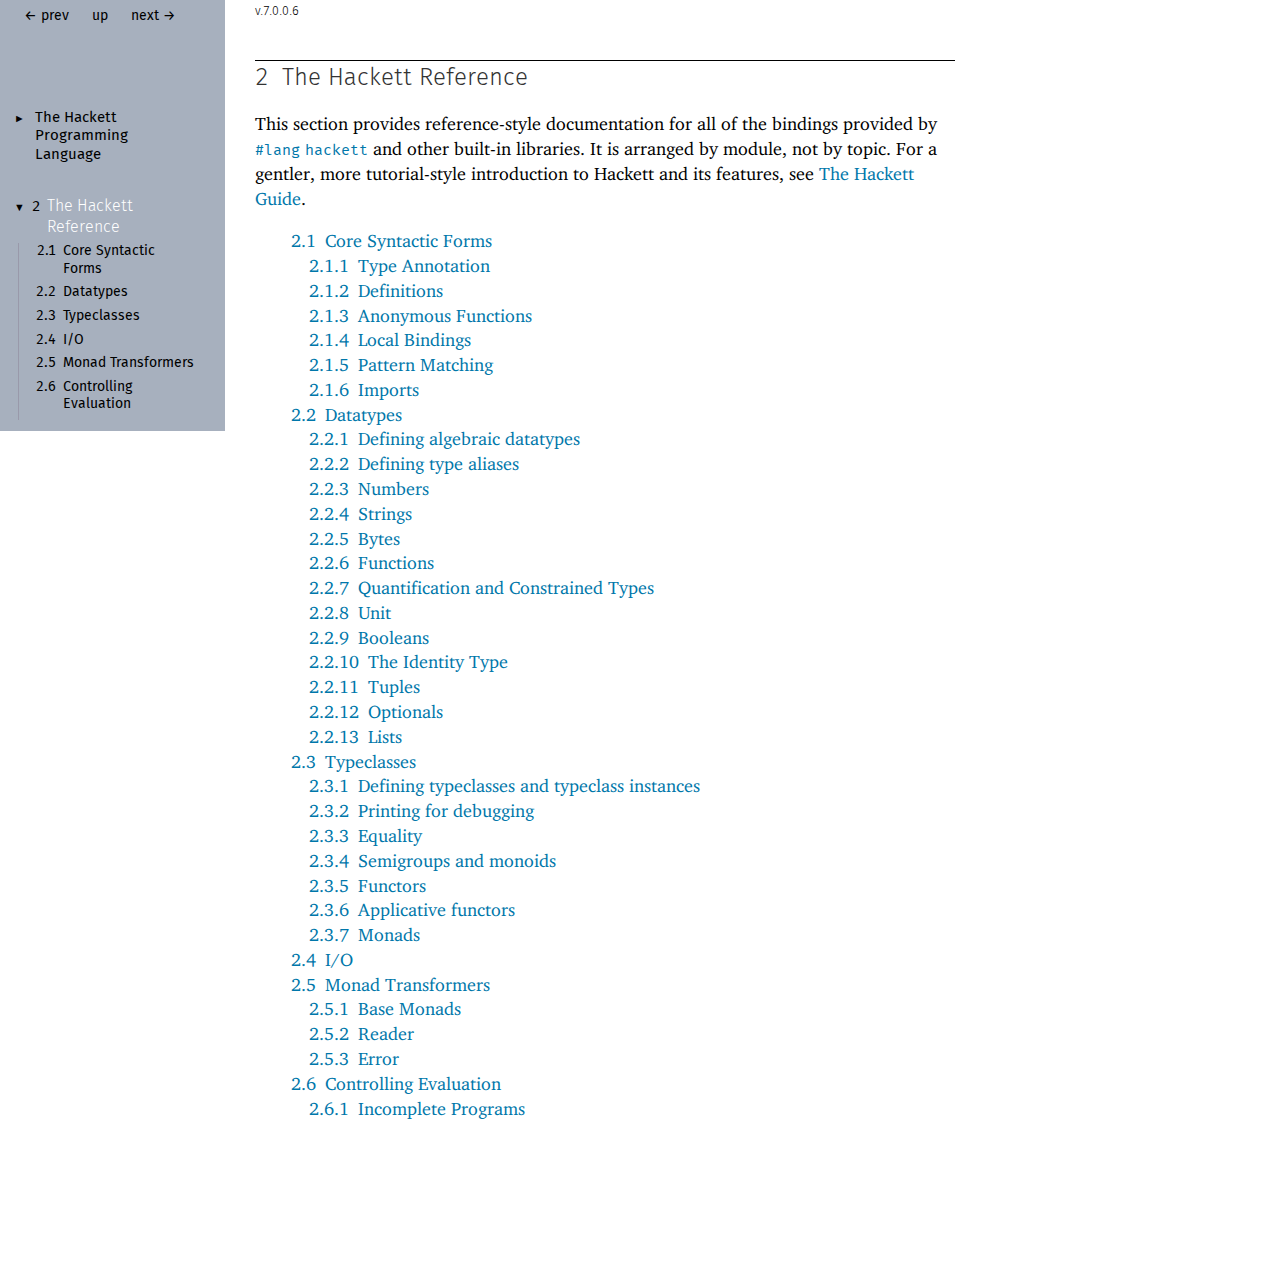
<file: reference.html>
<!DOCTYPE html PUBLIC "-//W3C//DTD HTML 4.01 Transitional//EN" "http://www.w3.org/TR/html4/loose.dtd">
<html><head><meta http-equiv="content-type" content="text/html; charset=utf-8"/><meta name="viewport" content="width=device-width, initial-scale=0.8"/><title>2&nbsp;The Hackett Reference</title><link rel="stylesheet" type="text/css" href="scribble.css" title="default"/><link rel="stylesheet" type="text/css" href="racket.css" title="default"/><link rel="stylesheet" type="text/css" href="manual-style.css" title="default"/><link rel="stylesheet" type="text/css" href="manual-racket.css" title="default"/><script type="text/javascript" src="scribble-common.js"></script><script type="text/javascript" src="manual-racket.js"></script><!--[if IE 6]><style type="text/css">.SIEHidden { overflow: hidden; }</style><![endif]--></head><body id="scribble-racket-lang-org"><div class="tocset"><div class="tocview"><div class="tocviewlist tocviewlisttopspace"><div class="tocviewtitle"><table cellspacing="0" cellpadding="0"><tr><td style="width: 1em;"><a href="javascript:void(0);" title="Expand/Collapse" class="tocviewtoggle" onclick="TocviewToggle(this,&quot;tocview_0&quot;);">&#9658;</a></td><td></td><td><a href="index.html" class="tocviewlink" data-pltdoc="x">The Hackett Programming Language</a></td></tr></table></div><div class="tocviewsublisttop" style="display: none;" id="tocview_0"><table cellspacing="0" cellpadding="0"><tr><td align="right">1&nbsp;</td><td><a href="guide.html" class="tocviewlink" data-pltdoc="x">The Hackett Guide</a></td></tr><tr><td align="right">2&nbsp;</td><td><a href="" class="tocviewselflink" data-pltdoc="x">The Hackett Reference</a></td></tr><tr><td align="right"></td><td><a href="doc-index.html" class="tocviewlink" data-pltdoc="x">Index</a></td></tr></table></div></div><div class="tocviewlist"><table cellspacing="0" cellpadding="0"><tr><td style="width: 1em;"><a href="javascript:void(0);" title="Expand/Collapse" class="tocviewtoggle" onclick="TocviewToggle(this,&quot;tocview_1&quot;);">&#9660;</a></td><td>2&nbsp;</td><td><a href="" class="tocviewselflink" data-pltdoc="x">The Hackett Reference</a></td></tr></table><div class="tocviewsublistbottom" style="display: block;" id="tocview_1"><table cellspacing="0" cellpadding="0"><tr><td align="right">2.1&nbsp;</td><td><a href="reference-syntactic-forms.html" class="tocviewlink" data-pltdoc="x">Core Syntactic Forms</a></td></tr><tr><td align="right">2.2&nbsp;</td><td><a href="reference-datatypes.html" class="tocviewlink" data-pltdoc="x">Datatypes</a></td></tr><tr><td align="right">2.3&nbsp;</td><td><a href="reference-typeclasses.html" class="tocviewlink" data-pltdoc="x">Typeclasses</a></td></tr><tr><td align="right">2.4&nbsp;</td><td><a href="reference-io.html" class="tocviewlink" data-pltdoc="x">I/<span class="mywbr"> &nbsp;</span>O</a></td></tr><tr><td align="right">2.5&nbsp;</td><td><a href="reference-monad-transformers.html" class="tocviewlink" data-pltdoc="x">Monad Transformers</a></td></tr><tr><td align="right">2.6&nbsp;</td><td><a href="reference-controlling-evaluation.html" class="tocviewlink" data-pltdoc="x">Controlling Evaluation</a></td></tr></table></div></div></div></div><div class="maincolumn"><div class="main"><div class="versionbox"><span class="version">7.0.0.6</span></div><div class="navsettop"><span class="navleft"><div class="nosearchform"></div>&nbsp;&nbsp;</span><span class="navright">&nbsp;&nbsp;<a href="guide-bottoms.html" title="backward to &quot;1.4 Partial Functions and Nontermination&quot;" data-pltdoc="x">&larr; prev</a>&nbsp;&nbsp;<a href="index.html" title="up to &quot;The Hackett Programming Language&quot;" data-pltdoc="x">up</a>&nbsp;&nbsp;<a href="reference-syntactic-forms.html" title="forward to &quot;2.1 Core Syntactic Forms&quot;" data-pltdoc="x">next &rarr;</a></span>&nbsp;</div><h3>2<tt>&nbsp;</tt><a name="(part._reference)"></a>The Hackett Reference</h3><p>This section provides reference-style documentation for all of the bindings provided by <a href="http://docs.racket-lang.org/guide/Module_Syntax.html#%28part._hash-lang%29" class="RktModLink" data-pltdoc="x"><span class="RktMod">#lang</span></a>
<a href="index.html" class="RktModLink" data-pltdoc="x"><span class="RktSym">hackett</span></a> and other built-in libraries. It is arranged by module, not by topic. For a
gentler, more tutorial-style introduction to Hackett and its features, see <a href="guide.html" data-pltdoc="x">The Hackett Guide</a>.</p><table cellspacing="0" cellpadding="0"><tr><td><p><span class="hspace">&nbsp;&nbsp;&nbsp;&nbsp;</span><a href="reference-syntactic-forms.html" class="toclink" data-pltdoc="x">2.1<span class="hspace">&nbsp;</span>Core Syntactic Forms</a></p></td></tr><tr><td><p><span class="hspace">&nbsp;&nbsp;&nbsp;&nbsp;&nbsp;&nbsp;</span><a href="reference-syntactic-forms.html#%28part._reference-type-annotation%29" class="toclink" data-pltdoc="x">2.1.1<span class="hspace">&nbsp;</span>Type Annotation</a></p></td></tr><tr><td><p><span class="hspace">&nbsp;&nbsp;&nbsp;&nbsp;&nbsp;&nbsp;</span><a href="reference-syntactic-forms.html#%28part._reference-definitions%29" class="toclink" data-pltdoc="x">2.1.2<span class="hspace">&nbsp;</span>Definitions</a></p></td></tr><tr><td><p><span class="hspace">&nbsp;&nbsp;&nbsp;&nbsp;&nbsp;&nbsp;</span><a href="reference-syntactic-forms.html#%28part._reference-anonymous-functions%29" class="toclink" data-pltdoc="x">2.1.3<span class="hspace">&nbsp;</span>Anonymous Functions</a></p></td></tr><tr><td><p><span class="hspace">&nbsp;&nbsp;&nbsp;&nbsp;&nbsp;&nbsp;</span><a href="reference-syntactic-forms.html#%28part._reference-local-binding%29" class="toclink" data-pltdoc="x">2.1.4<span class="hspace">&nbsp;</span>Local Bindings</a></p></td></tr><tr><td><p><span class="hspace">&nbsp;&nbsp;&nbsp;&nbsp;&nbsp;&nbsp;</span><a href="reference-syntactic-forms.html#%28part._reference-pattern-matching%29" class="toclink" data-pltdoc="x">2.1.5<span class="hspace">&nbsp;</span>Pattern Matching</a></p></td></tr><tr><td><p><span class="hspace">&nbsp;&nbsp;&nbsp;&nbsp;&nbsp;&nbsp;</span><a href="reference-syntactic-forms.html#%28part._reference-imports-exports%29" class="toclink" data-pltdoc="x">2.1.6<span class="hspace">&nbsp;</span>Imports</a></p></td></tr><tr><td><p><span class="hspace">&nbsp;&nbsp;&nbsp;&nbsp;</span><a href="reference-datatypes.html" class="toclink" data-pltdoc="x">2.2<span class="hspace">&nbsp;</span>Datatypes</a></p></td></tr><tr><td><p><span class="hspace">&nbsp;&nbsp;&nbsp;&nbsp;&nbsp;&nbsp;</span><a href="reference-datatypes.html#%28part._reference-algebraic-datatypes%29" class="toclink" data-pltdoc="x">2.2.1<span class="hspace">&nbsp;</span>Defining algebraic datatypes</a></p></td></tr><tr><td><p><span class="hspace">&nbsp;&nbsp;&nbsp;&nbsp;&nbsp;&nbsp;</span><a href="reference-datatypes.html#%28part._reference-type-alias%29" class="toclink" data-pltdoc="x">2.2.2<span class="hspace">&nbsp;</span>Defining type aliases</a></p></td></tr><tr><td><p><span class="hspace">&nbsp;&nbsp;&nbsp;&nbsp;&nbsp;&nbsp;</span><a href="reference-datatypes.html#%28part._reference-numbers%29" class="toclink" data-pltdoc="x">2.2.3<span class="hspace">&nbsp;</span>Numbers</a></p></td></tr><tr><td><p><span class="hspace">&nbsp;&nbsp;&nbsp;&nbsp;&nbsp;&nbsp;</span><a href="reference-datatypes.html#%28part._reference-strings%29" class="toclink" data-pltdoc="x">2.2.4<span class="hspace">&nbsp;</span>Strings</a></p></td></tr><tr><td><p><span class="hspace">&nbsp;&nbsp;&nbsp;&nbsp;&nbsp;&nbsp;</span><a href="reference-datatypes.html#%28part._reference-bytes%29" class="toclink" data-pltdoc="x">2.2.5<span class="hspace">&nbsp;</span>Bytes</a></p></td></tr><tr><td><p><span class="hspace">&nbsp;&nbsp;&nbsp;&nbsp;&nbsp;&nbsp;</span><a href="reference-datatypes.html#%28part._reference-functions%29" class="toclink" data-pltdoc="x">2.2.6<span class="hspace">&nbsp;</span>Functions</a></p></td></tr><tr><td><p><span class="hspace">&nbsp;&nbsp;&nbsp;&nbsp;&nbsp;&nbsp;</span><a href="reference-datatypes.html#%28part._reference-quantification%29" class="toclink" data-pltdoc="x">2.2.7<span class="hspace">&nbsp;</span>Quantification and Constrained Types</a></p></td></tr><tr><td><p><span class="hspace">&nbsp;&nbsp;&nbsp;&nbsp;&nbsp;&nbsp;</span><a href="reference-datatypes.html#%28part._reference-unit%29" class="toclink" data-pltdoc="x">2.2.8<span class="hspace">&nbsp;</span>Unit</a></p></td></tr><tr><td><p><span class="hspace">&nbsp;&nbsp;&nbsp;&nbsp;&nbsp;&nbsp;</span><a href="reference-datatypes.html#%28part._reference-booleans%29" class="toclink" data-pltdoc="x">2.2.9<span class="hspace">&nbsp;</span>Booleans</a></p></td></tr><tr><td><p><span class="hspace">&nbsp;&nbsp;&nbsp;&nbsp;&nbsp;&nbsp;</span><a href="reference-datatypes.html#%28part._reference-identity%29" class="toclink" data-pltdoc="x">2.2.10<span class="hspace">&nbsp;</span>The Identity Type</a></p></td></tr><tr><td><p><span class="hspace">&nbsp;&nbsp;&nbsp;&nbsp;&nbsp;&nbsp;</span><a href="reference-datatypes.html#%28part._reference-tuples%29" class="toclink" data-pltdoc="x">2.2.11<span class="hspace">&nbsp;</span>Tuples</a></p></td></tr><tr><td><p><span class="hspace">&nbsp;&nbsp;&nbsp;&nbsp;&nbsp;&nbsp;</span><a href="reference-datatypes.html#%28part._reference-optionals%29" class="toclink" data-pltdoc="x">2.2.12<span class="hspace">&nbsp;</span>Optionals</a></p></td></tr><tr><td><p><span class="hspace">&nbsp;&nbsp;&nbsp;&nbsp;&nbsp;&nbsp;</span><a href="reference-datatypes.html#%28part._reference-lists%29" class="toclink" data-pltdoc="x">2.2.13<span class="hspace">&nbsp;</span>Lists</a></p></td></tr><tr><td><p><span class="hspace">&nbsp;&nbsp;&nbsp;&nbsp;</span><a href="reference-typeclasses.html" class="toclink" data-pltdoc="x">2.3<span class="hspace">&nbsp;</span>Typeclasses</a></p></td></tr><tr><td><p><span class="hspace">&nbsp;&nbsp;&nbsp;&nbsp;&nbsp;&nbsp;</span><a href="reference-typeclasses.html#%28part._reference-defining-typeclasses%29" class="toclink" data-pltdoc="x">2.3.1<span class="hspace">&nbsp;</span>Defining typeclasses and typeclass instances</a></p></td></tr><tr><td><p><span class="hspace">&nbsp;&nbsp;&nbsp;&nbsp;&nbsp;&nbsp;</span><a href="reference-typeclasses.html#%28part._reference-show%29" class="toclink" data-pltdoc="x">2.3.2<span class="hspace">&nbsp;</span>Printing for debugging</a></p></td></tr><tr><td><p><span class="hspace">&nbsp;&nbsp;&nbsp;&nbsp;&nbsp;&nbsp;</span><a href="reference-typeclasses.html#%28part._reference-equality%29" class="toclink" data-pltdoc="x">2.3.3<span class="hspace">&nbsp;</span>Equality</a></p></td></tr><tr><td><p><span class="hspace">&nbsp;&nbsp;&nbsp;&nbsp;&nbsp;&nbsp;</span><a href="reference-typeclasses.html#%28part._reference-semigroup-monoid%29" class="toclink" data-pltdoc="x">2.3.4<span class="hspace">&nbsp;</span>Semigroups and monoids</a></p></td></tr><tr><td><p><span class="hspace">&nbsp;&nbsp;&nbsp;&nbsp;&nbsp;&nbsp;</span><a href="reference-typeclasses.html#%28part._reference-functor%29" class="toclink" data-pltdoc="x">2.3.5<span class="hspace">&nbsp;</span>Functors</a></p></td></tr><tr><td><p><span class="hspace">&nbsp;&nbsp;&nbsp;&nbsp;&nbsp;&nbsp;</span><a href="reference-typeclasses.html#%28part._reference-applicative%29" class="toclink" data-pltdoc="x">2.3.6<span class="hspace">&nbsp;</span>Applicative functors</a></p></td></tr><tr><td><p><span class="hspace">&nbsp;&nbsp;&nbsp;&nbsp;&nbsp;&nbsp;</span><a href="reference-typeclasses.html#%28part._reference-monad%29" class="toclink" data-pltdoc="x">2.3.7<span class="hspace">&nbsp;</span>Monads</a></p></td></tr><tr><td><p><span class="hspace">&nbsp;&nbsp;&nbsp;&nbsp;</span><a href="reference-io.html" class="toclink" data-pltdoc="x">2.4<span class="hspace">&nbsp;</span>I/O</a></p></td></tr><tr><td><p><span class="hspace">&nbsp;&nbsp;&nbsp;&nbsp;</span><a href="reference-monad-transformers.html" class="toclink" data-pltdoc="x">2.5<span class="hspace">&nbsp;</span>Monad Transformers</a></p></td></tr><tr><td><p><span class="hspace">&nbsp;&nbsp;&nbsp;&nbsp;&nbsp;&nbsp;</span><a href="reference-monad-transformers.html#%28part._reference-monad-base%29" class="toclink" data-pltdoc="x">2.5.1<span class="hspace">&nbsp;</span>Base Monads</a></p></td></tr><tr><td><p><span class="hspace">&nbsp;&nbsp;&nbsp;&nbsp;&nbsp;&nbsp;</span><a href="reference-monad-transformers.html#%28part._reference-reader-monad%29" class="toclink" data-pltdoc="x">2.5.2<span class="hspace">&nbsp;</span>Reader</a></p></td></tr><tr><td><p><span class="hspace">&nbsp;&nbsp;&nbsp;&nbsp;&nbsp;&nbsp;</span><a href="reference-monad-transformers.html#%28part._reference-error-monad%29" class="toclink" data-pltdoc="x">2.5.3<span class="hspace">&nbsp;</span>Error</a></p></td></tr><tr><td><p><span class="hspace">&nbsp;&nbsp;&nbsp;&nbsp;</span><a href="reference-controlling-evaluation.html" class="toclink" data-pltdoc="x">2.6<span class="hspace">&nbsp;</span>Controlling Evaluation</a></p></td></tr><tr><td><p><span class="hspace">&nbsp;&nbsp;&nbsp;&nbsp;&nbsp;&nbsp;</span><a href="reference-controlling-evaluation.html#%28part._reference-incomplete-programs%29" class="toclink" data-pltdoc="x">2.6.1<span class="hspace">&nbsp;</span>Incomplete Programs</a></p></td></tr></table><div class="navsetbottom"><span class="navleft"><div class="nosearchform"></div>&nbsp;&nbsp;</span><span class="navright">&nbsp;&nbsp;<a href="guide-bottoms.html" title="backward to &quot;1.4 Partial Functions and Nontermination&quot;" data-pltdoc="x">&larr; prev</a>&nbsp;&nbsp;<a href="index.html" title="up to &quot;The Hackett Programming Language&quot;" data-pltdoc="x">up</a>&nbsp;&nbsp;<a href="reference-syntactic-forms.html" title="forward to &quot;2.1 Core Syntactic Forms&quot;" data-pltdoc="x">next &rarr;</a></span>&nbsp;</div></div></div><div id="contextindicator">&nbsp;</div></body></html>
</file>
<file: scribble.css>
/* This file is used by default by all Scribble documents.
   See also "manual.css", which is added by default by the
   `scribble/manual` language. */

/* CSS seems backward: List all the classes for which we want a
   particular font, so that the font can be changed in one place.  (It
   would be nicer to reference a font definition from all the places
   that we want it.)

   As you read the rest of the file, remember to double-check here to
   see if any font is set. */

/* Monospace: */
.maincolumn, .refpara, .refelem, .tocset, .stt, .hspace, .refparaleft, .refelemleft {
  font-family: monospace;
}

/* Serif: */
.main, .refcontent, .tocview, .tocsub, .sroman, i {
  font-family: serif;
}

/* Sans-serif: */
.version, .versionNoNav, .ssansserif {
  font-family: sans-serif;
}
.ssansserif {
  font-size: 80%;
  font-weight: bold;
}

/* ---------------------------------------- */

p, .SIntrapara {
  display: block;
  margin: 1em 0;
}

h2 { /* per-page main title */
  margin-top: 0;
}

h3, h4, h5, h6, h7, h8 {
  margin-top: 1.75em;
  margin-bottom: 0.5em;
}

.SSubSubSubSection {
  font-weight: bold;
  font-size: 0.83em; /* should match h5; from HTML 4 reference */
}

/* Needed for browsers like Opera, and eventually for HTML 4 conformance.
   This means that multiple paragraphs in a table element do not have a space
   between them. */
table p {
  margin-top: 0;
  margin-bottom: 0;
}

/* ---------------------------------------- */
/* Main */

body {
  color: black;
  background-color: #ffffff;
}

table td {
  padding-left: 0;
  padding-right: 0;
}

.maincolumn {
  width: 43em;
  margin-right: -40em;
  margin-left: 15em;
}

.main {
  text-align: left;
}

/* ---------------------------------------- */
/* Navigation */

.navsettop, .navsetbottom {
  background-color: #f0f0e0;
  padding: 0.25em 0 0.25em 0;
}

.navsettop {
  margin-bottom: 1.5em;
  border-bottom: 2px solid #e0e0c0;
}

.navsetbottom {
  margin-top: 2em;
  border-top: 2px solid #e0e0c0;
}

.navleft {
  margin-left: 1ex;
  position: relative;
  float: left;
  white-space: nowrap;
}
.navright {
  margin-right: 1ex;
  position: relative;
  float: right;
  white-space: nowrap;
}
.nonavigation {
  color: #e0e0e0;
}

.searchform {
  display: inline;
  margin: 0;
  padding: 0;
}

.nosearchform {
  display: none;
}

.searchbox {
  width: 16em;
  margin: 0px;
  padding: 0px;
  background-color: #eee;
  border: 1px solid #ddd;
  text-align: center;
  vertical-align: middle;
}

#contextindicator {
  position: fixed;
  background-color: #c6f;
  color: #000;
  font-family: monospace;
  font-weight: bold;
  padding: 2px 10px;
  display: none;
  right: 0;
  bottom: 0;
}

/* ---------------------------------------- */
/* Version */

.versionbox {
  position: relative;
  float: right;
  left: 2em;
  height: 0em;
  width: 13em;
  margin: 0em -13em 0em 0em;
}
.version {
  font-size: small;
}
.versionNoNav {
  font-size: xx-small; /* avoid overlap with author */
}

.version:before, .versionNoNav:before {
  content: "Version ";
}

/* ---------------------------------------- */
/* Margin notes */

.refpara, .refelem {
  position: relative;
  float: right;
  left: 2em;
  height: 0em;
  width: 13em;
  margin: 0em -13em 0em 0em;
}

.refpara, .refparaleft {
  top: -1em;
}

.refcolumn {
  background-color: #F5F5DC;
  display: block;
  position: relative;
  width: 13em;
  font-size: 85%;
  border: 0.5em solid #F5F5DC;
  margin: 0 0 0 0;
  white-space: normal; /* in case margin note is inside code sample */
}

.refcontent {
  margin: 0 0 0 0;
}

.refcontent p {
  margin-top: 0;
  margin-bottom: 0;
}

.refparaleft, .refelemleft {
  position: relative;
  float: left;
  right: 2em;
  height: 0em;
  width: 13em;
  margin: 0em 0em 0em -13em;
}

.refcolumnleft {
  background-color: #F5F5DC;
  display: block;
  position: relative;
  width: 13em;
  font-size: 85%;
  border: 0.5em solid #F5F5DC;
  margin: 0 0 0 0;
}


/* ---------------------------------------- */
/* Table of contents, inline */

.toclink {
  text-decoration: none;
  color: blue;
  font-size: 85%;
}

.toptoclink {
  text-decoration: none;
  color: blue;
  font-weight: bold;
}

/* ---------------------------------------- */
/* Table of contents, left margin */

.tocset {
  position: relative;
  float: left;
  width: 12.5em;
  margin-right: 2em;
}
.tocset td {
  vertical-align: text-top;
}

.tocview {
  text-align: left;
  background-color: #f0f0e0;
}

.tocsub {
  text-align: left;
  margin-top: 0.5em;
  background-color: #f0f0e0;
}

.tocviewlist, .tocsublist {
  margin-left: 0.2em;
  margin-right: 0.2em;
  padding-top: 0.2em;
  padding-bottom: 0.2em;
}
.tocviewlist table {
  font-size: 82%;
}

.tocviewlisttopspace {
  margin-bottom: 1em;
}

.tocviewsublist, .tocviewsublistonly, .tocviewsublisttop, .tocviewsublistbottom {
  margin-left: 0.4em;
  border-left: 1px solid #bbf;
  padding-left: 0.8em;
}
.tocviewsublist {
  margin-bottom: 1em;
}
.tocviewsublist table,
.tocviewsublistonly table,
.tocviewsublisttop table,
.tocviewsublistbottom table {
  font-size: 75%;
}

.tocviewtitle * {
  font-weight: bold;
}

.tocviewlink {
  text-decoration: none;
  color: blue;
}

.tocviewselflink {
  text-decoration: underline;
  color: blue;
}

.tocviewtoggle {
  text-decoration: none;
  color: blue;
  font-size: 75%; /* looks better, and avoids bounce when toggling sub-sections due to font alignments */
}

.tocsublist td {
  padding-left: 1em;
  text-indent: -1em;
}

.tocsublinknumber {
  font-size: 82%;
}

.tocsublink {
  font-size: 82%;
  text-decoration: none;
}

.tocsubseclink {
  font-size: 82%;
  text-decoration: none;
}

.tocsubnonseclink {
  font-size: 82%;
  text-decoration: none;
  padding-left: 0.5em;
}

.tocsubtitle {
  font-size: 82%;
  font-style: italic;
  margin: 0.2em;
}

/* ---------------------------------------- */
/* Some inline styles */

.indexlink {
  text-decoration: none;
}

.nobreak {
  white-space: nowrap;
}

pre { margin-left: 2em; }
blockquote { margin-left: 2em; }

ol          { list-style-type: decimal; }
ol ol       { list-style-type: lower-alpha; }
ol ol ol    { list-style-type: lower-roman; }
ol ol ol ol { list-style-type: upper-alpha; }

.SCodeFlow {
  display: block;
  margin-left: 1em;
  margin-bottom: 0em;
  margin-right: 1em;
  margin-top: 0em;
  white-space: nowrap;  
}

.SVInsetFlow {
  display: block;
  margin-left: 0em;
  margin-bottom: 0em;
  margin-right: 0em;
  margin-top: 0em;
}

.SubFlow {
  display: block;
  margin: 0em;
}

.boxed {
  width: 100%;
  background-color: #E8E8FF;
}

.hspace {
}

.slant {
  font-style: oblique;
}

.badlink {
  text-decoration: underline;
  color: red;
}

.plainlink {
  text-decoration: none;
  color: blue;
}

.techoutside       { text-decoration: underline; color: #b0b0b0; }
.techoutside:hover { text-decoration: underline; color: blue; }

/* .techinside:hover doesn't work with FF, .techinside:hover>
   .techinside doesn't work with IE, so use both (and IE doesn't
   work with inherit in the second one, so use blue directly) */
.techinside                    { color: black; }
.techinside:hover              { color: blue; }
.techoutside:hover>.techinside { color: inherit; }

.SCentered {
  text-align: center;
}

.imageleft {
  float: left;
  margin-right: 0.3em;
}

.Smaller {
  font-size: 82%;
}

.Larger {
  font-size: 122%;
}

/* A hack, inserted to break some Scheme ids: */
.mywbr {
  display: inline-block;
  height: 0;
  width: 0;
  font-size: 1px;
}

.compact li p {
  margin: 0em;
  padding: 0em;
}

.noborder img {
  border: 0;
}

.SAuthorListBox {
  position: relative;
  float: right;
  left: 2em;
  top: -2.5em;
  height: 0em;
  width: 13em;
  margin: 0em -13em 0em 0em;
}
.SAuthorList {
  font-size: 82%;
}
.SAuthorList:before {
  content: "by ";
}
.author {
  display: inline;
  white-space: nowrap;
}

/* print styles : hide the navigation elements */
@media print {
  .tocset,
  .navsettop,
  .navsetbottom { display: none; }
  .maincolumn {
    width: auto;
    margin-right: 13em;
    margin-left: 0;
  }
}
</file>
<file: racket.css>
/* See the beginning of "scribble.css". */

/* Monospace: */
.RktIn, .RktRdr, .RktPn, .RktMeta,
.RktMod, .RktKw, .RktVar, .RktSym,
.RktRes, .RktOut, .RktCmt, .RktVal,
.RktBlk {
  font-family: monospace;
  white-space: inherit;
}

/* Serif: */
.inheritedlbl {
  font-family: serif;
}

/* Sans-serif: */
.RBackgroundLabelInner {
  font-family: sans-serif;
}

/* ---------------------------------------- */
/* Inherited methods, left margin */

.inherited {
  width: 100%;
  margin-top: 0.5em;
  text-align: left;
  background-color: #ECF5F5;
}

.inherited td {
  font-size: 82%;
  padding-left: 1em;
  text-indent: -0.8em;
  padding-right: 0.2em;
}

.inheritedlbl {
  font-style: italic;
}

/* ---------------------------------------- */
/* Racket text styles */

.RktIn {
  color: #cc6633;
  background-color: #eeeeee;
}

.RktInBG {
  background-color: #eeeeee;
}

.RktRdr {
}

.RktPn {
  color: #843c24;
}

.RktMeta {
  color: black;
}

.RktMod {
  color: black;
}

.RktOpt {
  color: black;
}

.RktKw {
  color: black;
}

.RktErr {
  color: red;
  font-style: italic;
}

.RktVar {
  color: #262680;
  font-style: italic;
}

.RktSym {
  color: #262680;
}

.RktSymDef { /* used with RktSym at def site */
}

.RktValLink {
  text-decoration: none;
  color: blue;
}

.RktValDef { /* used with RktValLink at def site */
}

.RktModLink {
  text-decoration: none;
  color: blue;
}

.RktStxLink {
  text-decoration: none;
  color: black;
}

.RktStxDef { /* used with RktStxLink at def site */
}

.RktRes {
  color: #0000af;
}

.RktOut {
  color: #960096;
}

.RktCmt {
  color: #c2741f;
}

.RktVal {
  color: #228b22;
}

/* ---------------------------------------- */
/* Some inline styles */

.together {
  width: 100%;
}

.prototype, .argcontract, .RBoxed {
  white-space: nowrap;
}

.prototype td {
  vertical-align: text-top;
}

.RktBlk {
  white-space: inherit;
  text-align: left;
}

.RktBlk tr {
  white-space: inherit;
}

.RktBlk td {
  vertical-align: baseline;
  white-space: inherit;
}

.argcontract td {
  vertical-align: text-top;
}

.highlighted {
  background-color: #ddddff;
}

.defmodule {
  width: 100%;
  background-color: #F5F5DC;
}

.specgrammar {
  float: right;
}

.RBibliography td {
  vertical-align: text-top;
}

.leftindent {
 margin-left: 1em;
 margin-right: 0em;
}

.insetpara {
 margin-left: 1em;
 margin-right: 1em;
}

.Rfilebox {
}

.Rfiletitle {
  text-align: right;
  margin: 0em 0em 0em 0em;
}

.Rfilename {
  border-top: 1px solid #6C8585;
  border-right: 1px solid #6C8585;
  padding-left: 0.5em;
  padding-right: 0.5em;
  background-color: #ECF5F5;
}

.Rfilecontent {
  margin: 0em 0em 0em 0em;
}

.RpackageSpec {
  padding-right: 0.5em;
}

/* ---------------------------------------- */
/* For background labels */

.RBackgroundLabel {
   float: right;
   width: 0px;
   height: 0px;
}

.RBackgroundLabelInner {
   position: relative;
   width: 25em;
   left: -25.5em;
   top: 0px;
   text-align: right;
   color: white;
   z-index: 0;
   font-weight: bold;
}

.RForeground {
   position: relative;
   left: 0px;
   top: 0px;
   z-index: 1;
}

/* ---------------------------------------- */
/* History */

.SHistory {
  font-size: 82%;
}
</file>
<file: manual-style.css>
/* See the beginning of "scribble.css".
   This file is used by the `scribble/manual` language, along with
   "manual-racket.css". */

@import url("manual-fonts.css");

* {
    margin: 0;
    padding: 0;
}

@media all {html {font-size: 15px;}}
@media all and (max-width:940px){html {font-size: 14px;}}
@media all and (max-width:850px){html {font-size: 13px;}}
@media all and (max-width:830px){html {font-size: 12px;}}
@media all and (max-width:740px){html {font-size: 11px;}}

/* CSS seems backward: List all the classes for which we want a
   particular font, so that the font can be changed in one place.  (It
   would be nicer to reference a font definition from all the places
   that we want it.)

   As you read the rest of the file, remember to double-check here to
   see if any font is set. */

/* Monospace: */
.maincolumn, .refpara, .refelem, .tocset, .stt, .hspace, .refparaleft, .refelemleft {
    font-family: 'Fira-Mono', monospace;
    white-space: inherit;
    font-size: 1rem;
}

/* embolden the "Racket Guide" and "Racket Reference" links on the TOC */
/* there isn't an obvious tag in the markup that designates the top TOC page, which is called "start.scrbl" */
/* nor a tag that designates these two links as special */
/* so we'll use this slightly tortured sibling selector that hooks onto the h2 tag */
h2[x-source-module='(lib "scribblings/main/start.scrbl")'] ~ table a[href="guide/index.html"], 
h2[x-source-module='(lib "scribblings/main/start.scrbl")'] ~ table a[href="reference/index.html"] {
  font-weight: bold;
}


h2 .stt {
    font-size: 2.3rem;
    /* prevent automatic bolding from h2 */
    font-weight: 400;
}

.toptoclink .stt {
    font-size: inherit;
}
.toclink .stt {
    font-size: 90%;
}

.RpackageSpec .stt {
    font-weight: 300;
    font-family: 'Fira-Mono', monospace;
    font-size: 0.9rem;
}

h3 .stt, h4 .stt, h5 .stt {
    color: #333;
    font-size: 1.65rem;
    font-weight: 400;
}


/* Serif: */
.main, .refcontent, .tocview, .tocsub, .sroman, i {
    font-family: 'Charter-Racket', serif;
    font-size: 1.18rem;
/* Don't use font-feature-settings with Charter, 
it fouls up loading for reasons mysterious */
/*    font-feature-settings: 'tnum' 1, 'liga' 0; */
}


/* Sans-serif: */
.version, .versionNoNav, .ssansserif {
    font-family: 'Fira', sans-serif;
}

/* used mostly for DrRacket menu commands */
.ssansserif {
    font-family: 'Fira', sans-serif;
    font-size: 0.9em;
}

.tocset .ssansserif {
    font-size: 100%;
}

/* ---------------------------------------- */

p, .SIntrapara {
    display: block;
    margin: 0 0 1em 0;
    line-height: 1.4;
}

.compact {
  padding: 0 0 1em 0;
}

li {
    list-style-position: outside;
    margin-left: 1.2em;
}

h1, h2, h3, h4, h5, h6, h7, h8 {
    font-family: 'Fira', sans-serif;
    font-weight: 300;
    font-size: 1.6rem;
    color: #333;
    margin-top: inherit;
    margin-bottom: 1rem;
    line-height: 1.25;

}

h3, h4, h5, h6, h7, h8 {
    border-top: 1px solid black;
}



h2 { /* per-page main title */
    font-family: 'Cooper-Hewitt';
    margin-top: 4rem;
    font-size: 2.3rem;
    font-weight: bold;
    line-height: 1.2;
    width: 90%;
    /* a little nudge to make text visually lower than 4rem rule in left margin */
    position: relative;
    top: 6px;
}

h3, h4, h5, h6, h7, h8 {
    margin-top: 2em;
    padding-top: 0.1em;
    margin-bottom: 0.75em;
}

/* ---------------------------------------- */
/* Main */

body {
    color: black;
    background-color: white;
}

.maincolumn {
    width: auto;
    margin-top: 4rem;
    margin-left: 17rem;
    margin-right: 2rem;
    margin-bottom: 10rem; /* to avoid fixed bottom nav bar */
    max-width: 700px;
    min-width: 370px; /* below this size, code samples don't fit */
}

a {
    text-decoration: inherit;
}

a, .toclink, .toptoclink, .tocviewlink, .tocviewselflink, .tocviewtoggle, .plainlink, 
.techinside, .techoutside:hover, .techinside:hover {
    color: #07A;
}

a:hover {
    text-decoration: underline;
}


/* ---------------------------------------- */
/* Navigation */

.navsettop, .navsetbottom {
    left: 0;
    width: 15rem;
    height: 6rem;
    font-family: 'Fira', sans-serif;
    font-size: 0.9rem;
    border-bottom: 0px solid hsl(216, 15%, 70%);
    background-color: inherit;
    padding: 0;
}

.navsettop {
    position: absolute;
    top: 0;
    left: 0;
    margin-bottom: 0;
    border-bottom: 0;
}

.navsettop a, .navsetbottom a {
    color: black;
}

.navsettop a:hover, .navsetbottom a:hover {
    background: hsl(216, 78%, 95%);
    text-decoration: none;
}

.navleft, .navright {
    position: static;
    float: none;
    margin: 0;
    white-space: normal;
}


.navleft a {
    display: inline-block;
}

.navright a {
    display: inline-block;
    text-align: center;
}

.navleft a, .navright a, .navright span {
    display: inline-block;
    padding: 0.5rem;
    min-width: 1rem;
}


.navright {
    height: 2rem;
    white-space: nowrap;
}


.navsetbottom {
    display: none;
}

.nonavigation {
    color: #889;
}

.searchform {
    display: block;
    margin: 0;
    padding: 0;
    border-bottom: 1px solid #eee;
    height: 4rem;
}

.nosearchform {
    margin: 0;
    padding: 0;
    height: 4rem;
}

.searchbox {
    font-size: 0.9rem;
    width: 12rem;
    margin: 1rem;
    padding: 0.25rem 0.4rem ;
    vertical-align: middle;
    background-color: white;
    font-family: 'Fira-Mono', monospace;
}


#search_box {
    font-family: 'Fira-Mono', monospace;
    font-size: 1rem;
    padding: 0.25rem 0.3rem ;
}

/* Default to local view. Global will specialize */
.plt_global_only { display: none; }
.plt_local_only { display: block; }

/* ---------------------------------------- */
/* Version */

.versionbox {
    position: absolute;
    float: none;
    top: 0.25rem;
    left: 17rem;
    z-index: 11000;
    height: 2em;
    font-size: 70%;
    font-weight: lighter;
    width: inherit;
    margin: 0;
}
.version, .versionNoNav {
    font-size: inherit;
}
.version:before, .versionNoNav:before {
    content: "v.";
}


/* ---------------------------------------- */
/* Margin notes */

/* cancel scribble.css styles: */
.refpara, .refelem {
  position: static;
  float: none;
  height: auto;
  width: auto;
  margin: 0;
}

.refcolumn {
    position: static;
    display: block;
    width: auto;
    font-size: inherit;
    margin: 2rem;
    margin-left: 2rem;
    padding: 0.5em;
    padding-left: 0.75em;
    padding-right: 1em;
    background: hsl(60, 29%, 94%);
    border: 1px solid #ccb;
    border-left: 0.4rem solid #ccb;
}


/* slightly different handling for margin-note* on narrow screens */
@media all and (max-width:1340px) {
     span.refcolumn {
         float: right;
         width: 50%;
         margin-left: 1rem;
         margin-bottom: 0.8rem;   
         margin-top: 1.2rem; 
     }

}

.refcontent, .refcontent p {
    line-height: 1.5;
    margin: 0;
}

.refcontent p + p {
    margin-top: 1em;
}

.refcontent a {
    font-weight: 400;
}

.refpara, .refparaleft {
    top: -1em;
}


@media all and (max-width:600px) {
    .refcolumn {
        margin-left: 0;
        margin-right: 0;
    }
}


@media all and (min-width:1340px) {
    .refcolumn {
        margin: 0 -22.5rem 1rem 0;
        float: right;
        clear: right;
        width: 18rem;
    }
}

.refcontent {
    font-family: 'Fira', sans-serif;
    font-size: 1rem;
    line-height: 1.6;
    margin: 0 0 0 0;
}


.refparaleft, .refelemleft {
    position: relative;
    float: left;
    right: 2em;
    height: 0em;
    width: 13em;
    margin: 0em 0em 0em -13em;
}

.refcolumnleft {
    background-color: hsl(60, 29%, 94%);
    display: block;
    position: relative;
    width: 13em;
    font-size: 85%;
    border: 0.5em solid hsl(60, 29%, 94%);
    margin: 0 0 0 0;
}


/* ---------------------------------------- */
/* Table of contents, left margin */

.tocset {
    position: absolute;
    float: none;
    left: 0;
    top: 0rem;
    width: 14rem;
    padding: 7rem 0.5rem 0.5rem 0.5rem;
    background-color: hsl(216, 15%, 70%);
    margin: 0;

}

.tocset td {
    vertical-align: text-top;
    padding-bottom: 0.4rem;
    padding-left: 0.2rem;
    line-height: 1.1;
    font-family: 'Fira', sans-serif;
}

.tocset td a {
    color: black;
    font-weight: 400;
}


.tocview {
    text-align: left;
    background-color: inherit;
}


.tocview td, .tocsub td {
    line-height: 1.3;
}


.tocview table, .tocsub table {
    width: 90%;
}

.tocset td a.tocviewselflink {
    font-weight: lighter;
    font-size: 110%; /* monospaced styles below don't need to enlarge */
    color: white;
}

.tocviewselflink {
    text-decoration: none;
}

.tocsub {
    text-align: left;
    margin-top: 0.5em;
    background-color: inherit;
}

.tocviewlist, .tocsublist {
    margin-left: 0.2em;
    margin-right: 0.2em;
    padding-top: 0.2em;
    padding-bottom: 0.2em;
}
.tocviewlist table {
    font-size: 82%;
}

.tocviewlisttopspace {
    margin-bottom: 1em;
}

.tocviewsublist, .tocviewsublistonly, .tocviewsublisttop, .tocviewsublistbottom {
    margin-left: 0.4em;
    border-left: 1px solid #99a;
    padding-left: 0.8em;
}
.tocviewsublist {
    margin-bottom: 1em;
}
.tocviewsublist table,
.tocviewsublistonly table,
.tocviewsublisttop table,
.tocviewsublistbottom table,
table.tocsublist {
    font-size: 1rem;
}

.tocviewsublist td, 
.tocviewsublistbottom td, 
.tocviewsublisttop td, 
.tocsub td,
.tocviewsublistonly td {
    font-size: 90%;
}

/* shrink the monospaced text (`stt`) within nav */
.tocviewsublist td .stt, 
.tocviewsublistbottom td .stt, 
.tocviewsublisttop td .stt, 
.tocsub td .stt,
.tocviewsublistonly td .stt {
    font-size: 95%;
}


.tocviewtoggle {
    font-size: 75%; /* looks better, and avoids bounce when toggling sub-sections due to font alignments */
}

.tocsublist td {
    padding-left: 0.5rem;
    padding-top: 0.25rem;
    text-indent: 0;
}

.tocsublinknumber {
    font-size: 100%;
}

.tocsublink {
    font-size: 82%;
    text-decoration: none;
}

.tocsubseclink {
    font-size: 100%;
    text-decoration: none;
}

.tocsubnonseclink {
    font-size: 82%;
    text-decoration: none;
    margin-left: 1rem;
    padding-left: 0;
    display: inline-block;
}

/* the label "on this page" */
.tocsubtitle {
    display: block;
    font-size: 62%;
    font-family: 'Fira', sans-serif;
    font-weight: bolder;
    font-style: normal;
    letter-spacing: 2px;
    text-transform: uppercase;
    margin: 0.5em;
}

.toptoclink {
    font-weight: bold;
    font-size: 110%;
    margin-bottom: 0.5rem;
    margin-top: 1.5rem;
    display: inline-block;
}

.toclink {
    font-size: inherit;
}

/* ---------------------------------------- */
/* Some inline styles */

.indexlink {
    text-decoration: none;
}

pre {
  margin-left: 2em;
}

blockquote {
  margin-left: 2em;
  margin-right: 2em;
  margin-bottom: 1em;
}

.SCodeFlow {
    border-left: 1px dotted black;
    padding-left: 1em;
    padding-right: 1em;
    margin-top: 1em;
    margin-bottom: 1em;
    margin-left: 0em;
    margin-right: 2em;
    white-space: nowrap;
    line-height: 1.5;
}

.SCodeFlow img {
    margin-top: 0.5em;
    margin-bottom: 0.5em;
}

/* put a little air between lines of code sample */
/* Fira Mono appears taller than Source Code Pro */
.SCodeFlow td {
    padding-bottom: 1px;
}

.boxed {
    margin: 0;
    margin-top: 2em;
    padding: 0.25em;
    padding-top: 0.3em;
    padding-bottom: 0.4em;
    background: #f3f3f3;
    box-sizing:border-box;
    border-top: 1px solid #99b;
    background: hsl(216, 78%, 95%);
    background: -moz-linear-gradient(to bottom left, hsl(0, 0%, 99%) 0%, hsl(216, 62%, 95%) 100%);
    background: -webkit-linear-gradient(to bottom left, hsl(0, 0%, 99%) 0%, hsl(216, 62%, 95%) 100%);
    background: -o-linear-gradient(to bottom left, hsl(0, 0%, 99%) 0%, hsl(216, 62%, 95%) 100%);
    background: -ms-linear-gradient(to bottom left, hsl(0, 0%, 99%) 0%, hsl(216, 62%, 95%) 100%);
    background: linear-gradient(to bottom left, hsl(0, 0%, 99%) 0%, hsl(216, 62%, 95%) 100%);
}

blockquote > blockquote.SVInsetFlow {
/* resolves issue in e.g. /reference/notation.html */
    margin-top: 0em;
}

.leftindent .SVInsetFlow { /* see e.g. section 4.5 of Racket Guide */
    margin-top: 1em;
    margin-bottom: 1em;
}

.SVInsetFlow a, .SCodeFlow a {
    color: #07A;
}

.SubFlow {
    display: block;
    margin: 0em;
}

.boxed {
    width: 100%;
    background-color: inherit;
}

.techoutside       { text-decoration: none; }

.SAuthorListBox {
    position: static;
    float: none;
    font-family: 'Fira', sans-serif;
    font-weight: 300;
    font-size: 110%;
    margin-top: 1rem;
    margin-bottom: 2rem;
    width: 30rem;
    height: auto;
}

.author > a { /* email links within author block */
    font-weight: inherit;
    color: inherit;
}

.SAuthorList {
    font-size: 82%;
}
.SAuthorList:before {
    content: "by ";
}
.author {
    display: inline;
    white-space: nowrap;
}

/* phone + tablet styles */

@media all and (max-width:720px){


    @media all and (max-width:720px){

        @media all {html {font-size: 15px;}}
        @media all and (max-width:700px){html {font-size: 14px;}}
        @media all and (max-width:630px){html {font-size: 13px;}}
        @media all and (max-width:610px){html {font-size: 12px;}}
        @media all and (max-width:550px){html {font-size: 11px;}}
        @media all and (max-width:520px){html {font-size: 10px;}}

        .navsettop, .navsetbottom {
            display: block;
            position: absolute;
            width: 100%;
            height: 4rem;
            border: 0;
            background-color: hsl(216, 15%, 70%);
        }

        .searchform {
            display: inline;
            border: 0;
        }

        .navright {
            position: absolute;
            right: 1.5rem;
            margin-top: 1rem;
            border: 0px solid red;
        }

        .navsetbottom {
            display: block;
            margin-top: 8rem;
        }

        .tocset {
            display: none;
        }

        .tocset table, .tocset tbody, .tocset tr, .tocset td {
            display: inline;
        }

        .tocview {
            display: none;
        }

        .tocsub .tocsubtitle {
            display: none;
        }

        .versionbox {
            top: 4.5rem;
            left: 1rem; /* same distance as main-column */
            z-index: 11000;
            height: 2em;
            font-size: 70%;
            font-weight: lighter;
        }


        .maincolumn {
            margin-left: 1em;
            margin-top: 7rem;
            margin-bottom: 0rem;
        }

    }

}

/* print styles : hide the navigation elements */
@media print {
    .tocset,
    .navsettop,
    .navsetbottom { display: none; }
    .maincolumn {
        width: auto;
        margin-right: 13em;
        margin-left: 0;
    }
}
</file>
<file: manual-racket.css>
/* See the beginning of "manual.css". */

/* Monospace: */

.RktIn, .RktRdr, .RktPn, .RktMeta,
.RktMod, .RktKw, .RktVar, .RktSym,
.RktRes, .RktOut, .RktCmt, .RktVal,
.RktBlk, .RktErr {
  font-family: 'Fira-Mono', monospace;
  white-space: inherit;
  font-size: 1rem;
  line-height: 1.5;

}

/* this selctor grabs the first linked Racket symbol
in a definition box (i.e., the symbol being defined) */
a.RktValDef, a.RktStxDef, a.RktSymDef,
span.RktValDef, span.RktStxDef, span.RktSymDef
{
    font-size: 1.1rem;
    color: black;
    font-weight: 500;
}


.inheritedlbl {
  font-family: 'Fira', sans-serif;
}

.RBackgroundLabelInner {
  font-family: inherit;
}

/* ---------------------------------------- */
/* Inherited methods, left margin */

.inherited {
  width: 95%;
  margin-top: 0.5em;
  text-align: left;
  background-color: inherit;
}

.inherited td {
  font-size: 82%;
  padding-left: 0.5rem;
  line-height: 1.3;
  text-indent: 0;
  padding-right: 0;
}

.inheritedlbl {
  font-style: normal;
}

/* ---------------------------------------- */
/* Racket text styles */

.RktIn {
  color: #cc6633;
  background-color: #eee;
}

.RktInBG {
  background-color: #eee;
}


.refcolumn .RktInBG {
  background-color: white;
}

.RktRdr {
}

.RktPn {
  color: #843c24;
}

.RktMeta {
  color: black;
}

.RktMod {
  color: inherit;
}

.RktOpt {
  color: black;
}

.RktKw {
  color: black;
}

.RktErr {
  color: red;
  font-style: italic;
  font-weight: 400;
}

.RktVar {
    position: relative;
    left: -1px; font-style: italic;
    color: #444;
}

.SVInsetFlow .RktVar {
    font-weight: 400;
    color: #444;
}


.RktSym {
   color: inherit;
}



.RktValLink, .RktStxLink, .RktModLink {
  text-decoration: none;
    color: #07A;
    font-size: 1rem;
}

/* for syntax links within headings */
h2 a.RktStxLink, h3 a.RktStxLink, h4 a.RktStxLink, h5 a.RktStxLink,
h2 a.RktValLink, h3 a.RktValLink, h4 a.RktValLink, h5 a.RktValLink,
h2 .RktSym, h3 .RktSym, h4 .RktSym, h5 .RktSym,
h2 .RktMod, h3 .RktMod, h4 .RktMod, h5 .RktMod,
h2 .RktVal, h3 .RktVal, h4 .RktVal, h5 .RktVal,
h2 .RktPn, h3 .RktPn, h4 .RktPn, h5 .RktPn {
    color: #333;
    font-size: 1.50rem;
    font-weight: 400;
}

.toptoclink .RktStxLink, .toclink .RktStxLink,
.toptoclink .RktValLink, .toclink .RktValLink,
.toptoclink .RktModLink, .toclink .RktModLink {
    color: inherit;
}

.tocset .RktValLink, .tocset .RktStxLink, .tocset .RktModLink, .tocset .RktSym {
    color: black;
    font-weight: 400;
    font-size: 0.9rem;
}

.tocset td a.tocviewselflink .RktValLink,
.tocset td a.tocviewselflink .RktStxLink,
.tocset td a.tocviewselflink .RktMod,
.tocset td a.tocviewselflink .RktSym {
    font-weight: lighter;
    color: white;
}


.RktRes {
  color: #0000af;
}

.RktOut {
  color: #960096;
}

.RktCmt {
  color: #c2741f;
}

.RktVal {
  color: #228b22;
}

/* ---------------------------------------- */
/* Some inline styles */

.together { /* for definitions grouped together in one box */
  width: 100%;
  border-top: 2px solid white;
}

tbody > tr:first-child > td > .together {
  border-top: 0px; /* erase border on first instance of together */
}

.RktBlk {
  white-space: pre;
  text-align: left;
}

.highlighted {
    font-size: 1rem;
    background-color: #fee;
}

.defmodule {
    font-family: 'Fira-Mono', monospace;
    padding: 0.25rem 0.75rem 0.25rem 0.5rem;
    margin-bottom: 1rem;
    width: 100%;
    background-color: #ebf0f4;
}

.defmodule a {
    color: #444;
}


.defmodule td span.hspace:first-child {
  position: absolute;
  width: 0;
  display: inline-block;
}

.defmodule .RpackageSpec .Smaller,
.defmodule .RpackageSpec .stt {
    font-size: 1rem;
}

/* make parens ordinary color in defmodule */
.defmodule .RktPn {
    color: inherit;
}

.specgrammar {
    float: none;
    padding-left: 1em;
}


.RBibliography td {
  vertical-align: text-top;
  padding-top: 1em;
}

.leftindent {
 margin-left: 2rem;
 margin-right: 0em;
}

.insetpara {
 margin-left: 1em;
 margin-right: 1em;
}

.SCodeFlow .Rfilebox {
    margin-left: -1em; /* see 17.2 of guide, module languages */
}

.Rfiletitle {
  text-align: right;
  background-color: #eee;
}

.SCodeFlow .Rfiletitle {
  border-top: 1px dotted gray;
  border-right: 1px dotted gray;
}


.Rfilename {
  border-top: 0;
  border-right: 0;
  padding-left: 0.5em;
  padding-right: 0.5em;
  background-color: inherit;
}

.Rfilecontent {
  margin: 0.5em;
}

.RpackageSpec {
  padding-right: 0;
}

/* ---------------------------------------- */
/* For background labels */

.RBackgroundLabel {
   float: right;
   width: 0px;
   height: 0px;
}

.RBackgroundLabelInner {
   position: relative;
   width: 25em;
   left: -25.5em;
   top: 0.20rem; /* sensitive to monospaced font choice */
   text-align: right;
   z-index: 0;
   font-weight: 300;
   font-family: 'Fira-Mono', monospace;
   font-size: 0.9rem;
    color: gray;
}


.RpackageSpec .Smaller {
   font-weight: 300;
   font-family: 'Fira-Mono', monospace;
   font-size: 0.9rem;
}

.RForeground {
   position: relative;
   left: 0px;
   top: 0px;
   z-index: 1;
}

/* ---------------------------------------- */
/* For section source modules & tags */

.RPartExplain {
    background: #eee;
    font-size: 0.9rem;
    margin-top: 0.2rem;
    padding: 0.2rem;
    text-align: left;
}
</file>
<file: other-reference.css>
.flexible-container {
  display: -webkit-flex;
  display: flex;
}

.flexible-element {
  -webkit-flex: 1;
  flex: 1;
}

.margin-note__image-left {
  float: left;
  font-size: 1.25em;
  margin-right: 0.4em;
}

.margin-note__image-left--finger::before {
  content: '☞';
}
</file>
